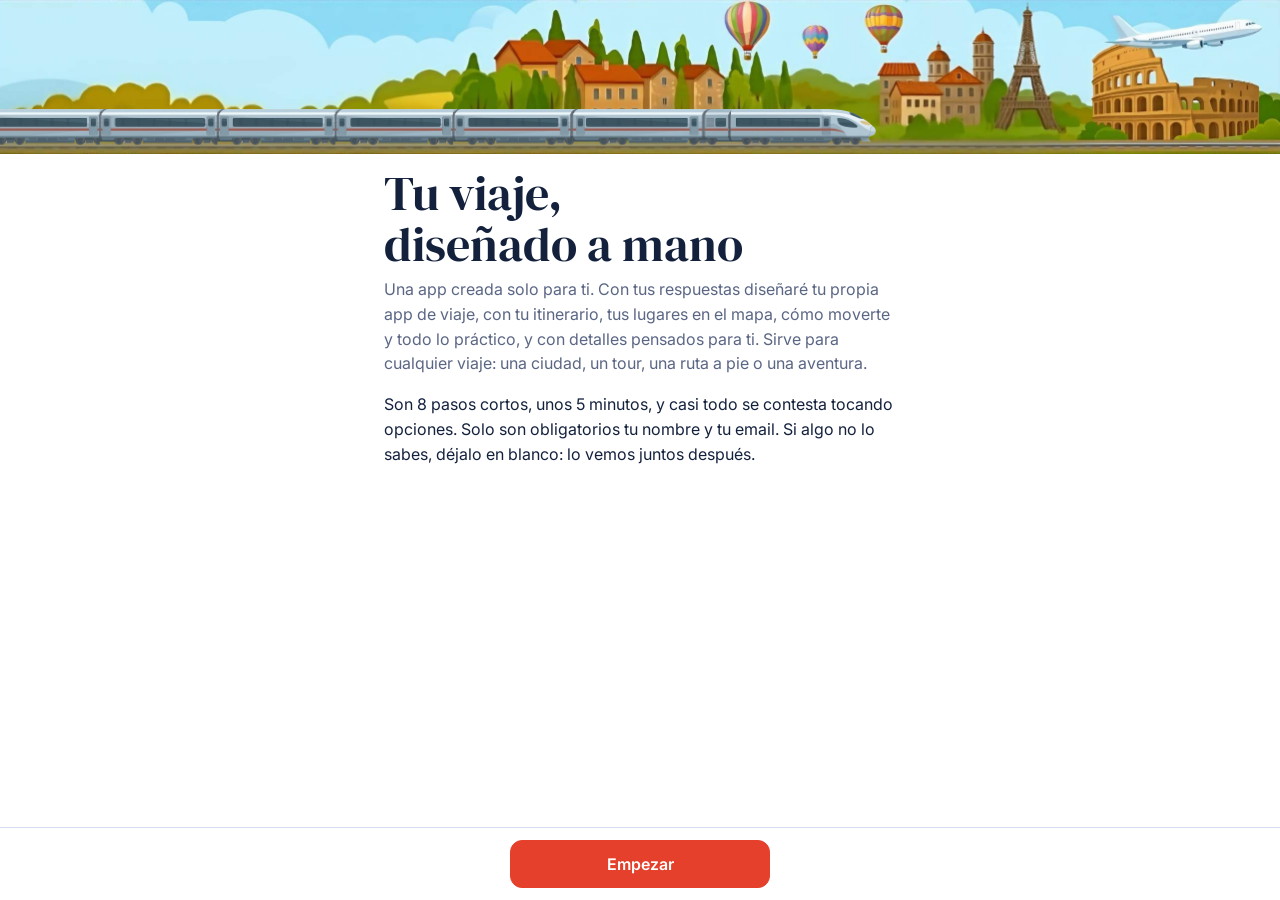
<file: cuestionario/index.html>
<!DOCTYPE html>
<html lang="es">
<head>
<meta charset="utf-8">
<meta property="og:type" content="website">
<meta property="og:title" content="Tu viaje, diseñado a mano">
<meta property="og:description" content="Cuéntame tu viaje en 5 minutos y te diseño tu propia app, hecha solo para ti.">
<meta property="og:url" content="https://viajes-disenados-a-mano.pages.dev/cuestionario/">
<meta property="og:image" content="https://viajes-disenados-a-mano.pages.dev/cuestionario/og.jpg">
<meta property="og:image:width" content="1200">
<meta property="og:image:height" content="630">
<meta property="og:locale" content="es_ES">
<meta name="twitter:card" content="summary_large_image">
<meta name="description" content="Cuéntame tu viaje en 5 minutos y te diseño tu propia app, hecha solo para ti.">
<meta name="robots" content="noindex,nofollow">
<meta name="viewport" content="width=device-width, initial-scale=1">
<title>Tu viaje, diseñado a mano</title>
<link rel="preconnect" href="https://fonts.googleapis.com">
<link href="https://fonts.googleapis.com/css2?family=DM+Serif+Display&family=Inter:wght@400;500;600&display=swap" rel="stylesheet">
<style>
:root{color-scheme:light dark;
--bg:light-dark(#ffffff,#0c1730);--ink:light-dark(#14213d,#eef2fb);--soft:light-dark(#5a6684,#a9b4cf);
--blue:light-dark(#1c3fa0,#7d9bf0);--blue2:light-dark(#e8eefb,#16264d);--red:#e5402b;--line:light-dark(#d6ddee,#26365f);--card:light-dark(#ffffff,#111f40)}
:root[data-theme=light]{color-scheme:light}:root[data-theme=dark]{color-scheme:dark}
*{box-sizing:border-box;min-width:0}
body{margin:0;background:var(--bg);color:var(--ink);font:16px/1.55 Inter,system-ui,sans-serif;overflow-x:clip}
.tiles{--h:clamp(110px,12.05vw,240px);position:relative;height:var(--h);background:#cfe9f5;overflow:hidden}
.stage{position:absolute;bottom:0;width:max(100%,calc(var(--h) * 8.3366));aspect-ratio:2576/309;left:calc((100% - max(100%,calc(var(--h) * 8.3366))) * .62)}
.stage .bg{display:block;width:100%;height:100%}
.tren{position:absolute;left:-10.29%;top:70.55%;width:78.69%;height:auto;transform:translateX(-110%);will-change:transform}
.tiles.parked .tren{transform:none}
.tiles.go .tren{animation:llega 3s cubic-bezier(.12,.62,.22,1) forwards}
@keyframes llega{from{transform:translateX(-110%)}to{transform:none}}
@media (prefers-reduced-motion:reduce){.tiles.go .tren{animation:none;transform:none}}
main{max-width:640px;margin:0 auto;padding:28px max(5vw,16px) 120px}
h1{font:400 clamp(34px,7.4vw,48px)/1.05 "DM Serif Display",Georgia,serif;margin:0 0 12px;text-wrap:balance}
h2{font:400 clamp(27px,5.8vw,34px)/1.1 "DM Serif Display",Georgia,serif;margin:0 0 6px;text-wrap:balance}
.lead{color:var(--soft);margin:0 0 22px}
body.is-intro .pass{display:none}
body.is-intro main{padding-top:14px}
body.is-intro h1{margin-bottom:8px}
body.is-intro .lead{margin-bottom:12px}
.pass{display:flex;align-items:center;gap:12px;border:1.5px dashed var(--line);border-radius:14px;padding:10px 14px;margin-bottom:26px;font-size:14px;color:var(--soft)}
.pass b{color:var(--ink);font-weight:600;white-space:nowrap}
.bar{flex:1;height:6px;background:var(--blue2);border-radius:6px;overflow:hidden}
.bar i{display:block;height:100%;background:var(--red);width:0;transition:width .35s}
.q{margin:0 0 24px}
.q>label,.q>.lab{display:block;font-weight:600;margin-bottom:8px}
.info{display:inline-grid;place-items:center;width:22px;height:22px;min-height:0;min-width:0;flex:none;align-self:center;box-sizing:border-box;margin-left:8px;border-radius:50%;border:1.5px solid var(--soft);background:none;color:var(--soft);font:600 13px/1 Inter,sans-serif;cursor:pointer;vertical-align:1px;padding:0}
.info[aria-expanded="true"]{background:#1c3fa0;border-color:#1c3fa0;color:#fff}
.bub{margin:4px 0 10px;padding:10px 12px;border-radius:10px;background:#eef2fb;color:#1c2a55;font-size:14px;line-height:1.45}
.hint{display:block;font-weight:400;color:var(--soft);font-size:14px;margin-top:2px}
input[type=text],input[type=email],input[type=date],input[type=time],input[type=number],textarea,select{width:100%;font:16px Inter,system-ui,sans-serif;color:var(--ink);background:var(--card);border:1.5px solid var(--line);border-radius:12px;padding:12px 14px;min-height:48px}
textarea{min-height:96px;resize:vertical}
input:focus,textarea:focus,select:focus,.chip:focus-within,button:focus-visible{outline:3px solid color-mix(in srgb,var(--blue) 45%,transparent);outline-offset:2px;border-color:var(--blue)}
.ac{position:relative}
.tagbox{display:flex;flex-wrap:wrap;gap:6px;align-items:center;min-height:48px;padding:6px 8px;background:var(--card);border:1.5px solid var(--line);border-radius:12px;cursor:text}
.tagbox:focus-within{outline:3px solid color-mix(in srgb,var(--blue) 45%,transparent);outline-offset:2px;border-color:var(--blue)}
.tagbox input[type=text]{flex:1 1 9em;width:auto;border:0;outline:0;padding:6px;min-height:34px;background:none}
.tagbox input:focus{outline:0}
.tag{display:inline-flex;align-items:center;gap:2px;padding:4px 4px 4px 12px;border-radius:999px;background:var(--blue2);color:var(--ink);font-size:15px;line-height:1.3}
.tagx{min-height:28px;width:28px;padding:0;border:0;border-radius:50%;background:none;color:var(--soft);font-size:18px;line-height:1}
.tagx:hover{background:color-mix(in srgb,var(--blue) 15%,transparent)}
.sug{position:absolute;left:0;right:0;top:100%;margin-top:4px;background:var(--card);border:1.5px solid var(--line);border-radius:12px;box-shadow:0 10px 24px rgba(20,33,61,.14);z-index:5;overflow:hidden}
.sug button{display:flex;justify-content:space-between;gap:12px;width:100%;min-height:46px;padding:10px 14px;border:0;border-radius:0;background:none;font:500 16px Inter,system-ui,sans-serif;text-align:left;color:var(--ink)}
.sug button+button{border-top:1px solid var(--line)}
.sug button:hover,.sug button.on{background:var(--blue2)}
.sug small{color:var(--soft);font-weight:400;white-space:nowrap}
.incl{margin:2px 0 6px;padding:12px 14px;border-radius:12px;background:var(--blue2);font-size:14px;line-height:1.45}
.incl b{display:block;color:var(--blue);margin-bottom:2px}
.cgrp{font-size:13px;font-weight:600;color:var(--soft);margin:14px 0 8px}
.cgrp:first-of-type{margin-top:4px}
.cgrp+.chips{gap:6px}
.cgrp+.chips .chip{font-size:14px;padding:6px 12px;min-height:40px}
.styles{display:block}
.sty.surp{margin-bottom:12px}
.sty.surp .mock{height:44px}
.scar{position:relative}
.strack{display:flex;gap:10px;overflow-x:auto;scroll-snap-type:x mandatory;scroll-padding:0 2px;padding:3px 2px 6px;margin:0 -2px;scrollbar-width:none;-webkit-overflow-scrolling:touch}
.strack::-webkit-scrollbar{display:none}
.strack .sty{flex:0 0 calc((100% - 10px)/2.25);scroll-snap-align:start}
@media(min-width:620px){.strack .sty{flex-basis:calc((100% - 20px)/3.25)}}
.snav{display:flex;align-items:center;justify-content:center;gap:14px;margin-top:8px}
.snav button{width:40px;min-height:40px;padding:0;border-radius:50%;font-size:22px;line-height:1}
.snav button:disabled{opacity:.3;cursor:default}
.sdots{display:flex;gap:5px}.sdots i{width:6px;height:6px;border-radius:50%;background:var(--line)}.sdots i.on{background:var(--blue)}
.sty{position:relative;display:flex;flex-direction:column;gap:2px;padding:8px 8px 10px;border:1.5px solid var(--line);border-radius:14px;background:var(--card);cursor:pointer}
.sty input{position:absolute;opacity:0;pointer-events:none}
.sty:has(input:checked){border-color:var(--blue);box-shadow:0 0 0 2px var(--blue)}
.sty:has(input:checked) .sname::after{content:" ✓";color:var(--blue)}
.sty:focus-within{outline:3px solid color-mix(in srgb,var(--blue) 45%,transparent);outline-offset:2px}
.mock{position:relative;display:block;height:64px;border-radius:9px;border:1px solid rgba(20,33,61,.12);overflow:hidden;margin-bottom:6px}
.mbar{position:absolute;left:8px;top:9px;width:46%;height:8px;border-radius:4px}
.mline{position:absolute;left:8px;top:24px;width:70%;height:5px;border-radius:3px;opacity:.8}
.mline.short{top:34px;width:50%}
.mpill{position:absolute;right:8px;bottom:8px;width:30%;height:12px;border-radius:6px}
.dots{position:absolute;left:8px;bottom:9px;display:flex;gap:4px}
.dots i{width:10px;height:10px;border-radius:50%;border:1px solid rgba(255,255,255,.6)}
.q-mark{position:absolute;right:14px;top:50%;transform:translateY(-50%);font:400 40px/1 "DM Serif Display",Georgia,serif;color:#1c3fa0}
.sname{font-weight:600;font-size:15px;line-height:1.25}
.sdesc{font-size:13px;color:var(--soft);line-height:1.3}
.cnt{display:flex;align-items:center;justify-content:space-between;gap:12px;margin-bottom:14px}
.cnt .lab{font-weight:600}
.step3{display:flex;align-items:center;gap:10px}
.step3 button{width:44px;min-height:44px;padding:0;font-size:22px;line-height:1;border-radius:50%}
.step3 output{min-width:28px;text-align:center;font-size:18px;font-weight:600}
.skip{display:block;margin:6px auto 0;border:0;background:none;color:var(--soft);font-weight:500;text-decoration:underline;text-underline-offset:3px}
.res{margin:22px 0;display:grid;gap:12px}
.sec{border:1.5px solid var(--line);border-radius:14px;padding:12px 14px}
.sech{display:flex;align-items:center;justify-content:space-between;gap:10px}
.sech h3{margin:0;font:400 20px/1.2 "DM Serif Display",Georgia,serif}
.edit{min-height:40px;padding:0 14px;font-size:15px;color:var(--blue);border-color:var(--line)}
.sec dl{margin:8px 0 0;display:grid;grid-template-columns:minmax(0,10em) minmax(0,1fr);gap:4px 12px;font-size:15px}
.sec dt{color:var(--soft)}.sec dd{margin:0;white-space:pre-line}
@media(max-width:600px){.sec dl{grid-template-columns:minmax(0,1fr)}.sec dd{margin-bottom:6px}}
.rt-help{margin:0 0 14px}
.rt-tot{font-size:14px;color:var(--soft);margin:-4px 0 12px}
.rt-tot b{color:var(--ink)}.rt-tot.warn b{color:var(--red)}
.rt{list-style:none;margin:0 0 22px;padding:0;display:grid;gap:10px}
.rc{border:1.5px solid var(--line);border-radius:14px;padding:12px 12px 14px;background:var(--card)}
.rc-h{display:flex;align-items:center;gap:10px}
.rc-n{flex:none;display:grid;place-items:center;width:28px;height:28px;border-radius:50%;background:var(--blue);color:#fff;font-weight:600;font-size:14px}
.rc-c{flex:1;min-width:0;font-weight:600;line-height:1.3}
.rc-mv{display:flex;gap:6px}
.rc-mv button{width:40px;min-height:40px;padding:0;border-radius:10px;font-size:18px}
.rc-mv button:disabled{opacity:.3;cursor:default}
.rc-r{display:flex;align-items:center;justify-content:space-between;gap:10px;flex-wrap:wrap;margin-top:10px}
.rc-l{font-size:14px;color:var(--soft)}
.rc-d{font-size:13px;color:var(--soft);margin-top:2px}
.rc .step3 button{width:40px;min-height:40px;font-size:20px}
.rc .step3 output{min-width:64px;font-size:15px}
.rc .chips{gap:6px}.rc .chip{min-height:38px;padding:6px 12px;font-size:14px}
.rc input[type=text]{margin-top:8px;padding:10px 12px}
.nsug{margin:10px 0 0}.nsug .chip{font:400 14px Inter,system-ui,sans-serif;min-height:40px;padding:6px 14px}
.nsug .chip.on{background:var(--blue);border-color:var(--blue);color:#fff}
.row{display:grid;grid-template-columns:minmax(0,1fr) minmax(0,1fr);gap:12px}
.chips{display:flex;flex-wrap:wrap;gap:8px}
.chip{position:relative;display:inline-flex;align-items:center;min-height:44px;padding:8px 14px;border:1.5px solid var(--line);border-radius:999px;cursor:pointer;background:var(--card);font-size:15px;user-select:none}
.chip input{position:absolute;opacity:0;pointer-events:none}
.chip:has(input:checked){background:var(--blue);border-color:var(--blue);color:#fff}
:root[data-theme=dark] .chip:has(input:checked){color:#0c1730}
@media (prefers-color-scheme:dark){:root:not([data-theme=light]) .chip:has(input:checked){color:#0c1730}}
.nav{position:fixed;inset:auto 0 0 0;background:color-mix(in srgb,var(--bg) 92%,transparent);backdrop-filter:blur(8px);border-top:1px solid var(--line);padding:12px max(5vw,16px) calc(12px + env(safe-area-inset-bottom))}
.nav div{max-width:640px;margin:0 auto;display:flex;gap:12px;justify-content:space-between}
button{font:600 16px Inter,system-ui,sans-serif;min-height:48px;padding:0 22px;border-radius:12px;border:1.5px solid var(--line);background:var(--card);color:var(--ink);cursor:pointer}
button.go{background:var(--red);border-color:var(--red);color:#fff;flex:1;max-width:260px;margin-left:auto}
button[hidden]{display:none}
#back[hidden]+.go{margin-right:auto}
.step{animation:in .35s ease}
@keyframes in{from{opacity:0;transform:translateY(8px)}}
@media (prefers-reduced-motion:reduce){.step{animation:none}.bar i{transition:none}}
.send{display:grid;gap:10px;margin:18px 0}
.send>button{display:flex;align-items:center;justify-content:center;min-height:52px;border-radius:12px;font-weight:600;text-decoration:none;max-width:none}
.wa{background:#1f9e55;color:#fff}.em{background:var(--blue);color:#fff}
:root[data-theme=dark] .em{color:#0c1730}
.hp{position:absolute;left:-9999px;width:1px;height:1px;opacity:0}
button:disabled{opacity:.75;cursor:default}
.note a{color:var(--blue);font-weight:600}
.note{font-size:14px;color:var(--soft)}
.ok{color:#1f9e55;font-weight:600;font-size:14px;min-height:1.5em}
@media(max-width:600px){.row{grid-template-columns:minmax(0,1fr)}}
</style>
</head>
<body>
<div class="tiles" id="tiles" aria-hidden="true"><div class="stage"><img class="bg" src="[data-uri]" alt=""><img class="tren" src="[data-uri]" alt=""></div></div>
<main>
  <div class="pass"><b id="stepn">Inicio</b><div class="bar"><i id="prog"></i></div><span id="pct">0%</span></div>
  <form id="f" novalidate></form>
</main>
<nav class="nav"><div><button type="button" id="back" hidden>Atrás</button><button type="button" class="go" id="next">Empezar</button></div></nav>

<script>
{
/* Ajustes */
const CONFIG={owner:"Javier",phone:"34652058047",email:"viajesdisenadosamano@gmail.com",endpoint:"https://script.google.com/macros/s/AKfycbxltkhw0Dy11zHz4JhHolvgegaVB9Yr_iuXph2bZWxvZ-Tp5vzkCdG-xmcXddK_s3KURA/exec"};

const PLACES=["Ámsterdam, Países Bajos", "Atenas, Grecia", "Barcelona, España", "Berlín, Alemania", "Brujas, Bélgica", "Bruselas, Bélgica", "Budapest, Hungría", "Copenhague, Dinamarca", "Dublín, Irlanda", "Edimburgo, Escocia", "Estambul, Turquía", "Florencia, Italia", "Ginebra, Suiza", "Granada, España", "Lisboa, Portugal", "Londres, Reino Unido", "Madrid, España", "Málaga, España", "Milán, Italia", "Múnich, Alemania", "Nápoles, Italia", "Niza, Francia", "Oporto, Portugal", "Oslo, Noruega", "París, Francia", "Praga, República Checa", "Reikiavik, Islandia", "Roma, Italia", "Salzburgo, Austria", "San Sebastián, España", "Santiago de Compostela, España", "Sevilla, España", "Estocolmo, Suecia", "Toledo, España", "Valencia, España", "Venecia, Italia", "Viena, Austria", "Zúrich, Suiza", "Bilbao, España", "Córdoba, España", "Girona, España", "Cracovia, Polonia", "Dubrovnik, Croacia", "Split, Croacia", "Santorini, Grecia", "Mykonos, Grecia", "Creta, Grecia", "Mallorca, España", "Ibiza, España", "Menorca, España", "Tenerife, España", "Gran Canaria, España", "Lanzarote, España", "Madeira, Portugal", "Azores, Portugal", "Algarve, Portugal", "Costa Brava, España", "Costa del Sol, España", "Costa Amalfitana, Italia", "Cinque Terre, Italia", "Toscana, Italia", "Sicilia, Italia", "Cerdeña, Italia", "Lago de Como, Italia", "Dolomitas, Italia", "Provenza, Francia", "Costa Azul, Francia", "Normandía, Francia", "Bretaña, Francia", "Alsacia, Francia", "Valle del Loira, Francia", "Alpes suizos, Suiza", "Interlaken, Suiza", "Zermatt, Suiza", "Tirol, Austria", "Selva Negra, Alemania", "Baviera, Alemania", "Escocia, Reino Unido", "Highlands, Escocia", "Laponia, Finlandia", "Rovaniemi, Finlandia", "Tromsø, Noruega", "Islas Lofoten, Noruega", "Fiordos noruegos, Noruega", "Auroras boreales, Noruega", "Camino de Santiago, España", "Camino Francés, España", "Camino Portugués, Portugal", "Nueva York, Estados Unidos", "Miami, Estados Unidos", "Orlando, Estados Unidos", "Disney World Orlando, Estados Unidos", "Disneyland París, Francia", "Disneyland California, Estados Unidos", "Universal Studios Orlando, Estados Unidos", "Los Ángeles, Estados Unidos", "San Francisco, Estados Unidos", "Las Vegas, Estados Unidos", "Gran Cañón, Estados Unidos", "Chicago, Estados Unidos", "Washington D. C., Estados Unidos", "Nueva Orleans, Estados Unidos", "Hawái, Estados Unidos", "Alaska, Estados Unidos", "Ruta 66, Estados Unidos", "Toronto, Canadá", "Vancouver, Canadá", "Montreal, Canadá", "Rocosas canadienses, Canadá", "Cancún, México", "Riviera Maya, México", "Tulum, México", "Ciudad de México, México", "Oaxaca, México", "La Habana, Cuba", "Punta Cana, República Dominicana", "Cartagena de Indias, Colombia", "Medellín, Colombia", "Bogotá, Colombia", "Cusco, Perú", "Machu Picchu, Perú", "Lima, Perú", "Islas Galápagos, Ecuador", "Quito, Ecuador", "Salar de Uyuni, Bolivia", "Buenos Aires, Argentina", "Patagonia, Argentina", "Bariloche, Argentina", "Mendoza, Argentina", "Cataratas del Iguazú, Argentina", "Ushuaia, Argentina", "Santiago, Chile", "Valparaíso, Chile", "Desierto de Atacama, Chile", "Torres del Paine, Chile", "Isla de Pascua, Chile", "Río de Janeiro, Brasil", "São Paulo, Brasil", "Montevideo, Uruguay", "Punta del Este, Uruguay", "Tokio, Japón", "Kioto, Japón", "Osaka, Japón", "Seúl, Corea del Sur", "Pekín, China", "Shanghái, China", "Bangkok, Tailandia", "Phuket, Tailandia", "Chiang Mai, Tailandia", "Bali, Indonesia", "Singapur, Singapur", "Hanói, Vietnam", "Bahía de Ha Long, Vietnam", "Angkor, Camboya", "Maldivas, Maldivas", "Dubái, Emiratos Árabes Unidos", "Abu Dabi, Emiratos Árabes Unidos", "Jerusalén, Israel", "Petra, Jordania", "El Cairo, Egipto", "Crucero por el Nilo, Egipto", "Marrakech, Marruecos", "Fez, Marruecos", "Desierto del Sahara, Marruecos", "Ciudad del Cabo, Sudáfrica", "Safari en Kenia, Kenia", "Zanzíbar, Tanzania", "Serengueti, Tanzania", "Sídney, Australia", "Melbourne, Australia", "Gran Barrera de Coral, Australia", "Auckland, Nueva Zelanda", "Queenstown, Nueva Zelanda", "Bora Bora, Polinesia Francesa", "Crucero por el Mediterráneo", "Crucero por el Caribe", "Crucero por los fiordos", "Crucero por el Báltico", "Afganistán", "Albania", "Alemania", "Andorra", "Angola", "Antigua y Barbuda", "Arabia Saudí", "Argelia", "Argentina", "Armenia", "Australia", "Austria", "Azerbaiyán", "Bahamas", "Bangladés", "Barbados", "Baréin", "Bélgica", "Belice", "Benín", "Bielorrusia", "Bolivia", "Bosnia y Herzegovina", "Botsuana", "Brasil", "Brunéi", "Bulgaria", "Burkina Faso", "Burundi", "Bután", "Cabo Verde", "Camboya", "Camerún", "Canadá", "Catar", "Chad", "Chile", "China", "Chipre", "Colombia", "Comoras", "Corea del Sur", "Costa de Marfil", "Costa Rica", "Croacia", "Cuba", "Dinamarca", "Dominica", "Ecuador", "Egipto", "El Salvador", "Emiratos Árabes Unidos", "Eritrea", "Eslovaquia", "Eslovenia", "España", "Estados Unidos", "Estonia", "Esuatini", "Etiopía", "Filipinas", "Finlandia", "Fiyi", "Francia", "Gabón", "Gambia", "Georgia", "Ghana", "Granada", "Grecia", "Groenlandia", "Guatemala", "Guinea", "Guinea Ecuatorial", "Guyana", "Haití", "Honduras", "Hong Kong", "Hungría", "India", "Indonesia", "Irak", "Irán", "Irlanda", "Islandia", "Islas Feroe", "Israel", "Italia", "Jamaica", "Japón", "Jordania", "Kazajistán", "Kenia", "Kirguistán", "Kosovo", "Kuwait", "Laos", "Lesoto", "Letonia", "Líbano", "Liberia", "Libia", "Liechtenstein", "Lituania", "Luxemburgo", "Macao", "Macedonia del Norte", "Madagascar", "Malasia", "Malaui", "Maldivas", "Mali", "Malta", "Marruecos", "Mauricio", "Mauritania", "México", "Moldavia", "Mónaco", "Mongolia", "Montenegro", "Mozambique", "Myanmar", "Namibia", "Nepal", "Nicaragua", "Níger", "Nigeria", "Noruega", "Nueva Zelanda", "Omán", "Países Bajos", "Pakistán", "Panamá", "Papúa Nueva Guinea", "Paraguay", "Perú", "Polinesia Francesa", "Polonia", "Portugal", "Puerto Rico", "Reino Unido", "República Checa", "República Dominicana", "Ruanda", "Rumanía", "Samoa", "San Marino", "Santa Lucía", "Senegal", "Serbia", "Seychelles", "Sierra Leona", "Singapur", "Siria", "Sri Lanka", "Sudáfrica", "Suecia", "Suiza", "Surinam", "Tailandia", "Taiwán", "Tanzania", "Tayikistán", "Timor Oriental", "Togo", "Tonga", "Trinidad y Tobago", "Túnez", "Turkmenistán", "Turquía", "Ucrania", "Uganda", "Uruguay", "Uzbekistán", "Vanuatu", "Vaticano", "Venezuela", "Vietnam", "Yemen", "Zambia", "Zimbabue"];
const COUNTRIES=["Afganistán", "Albania", "Alemania", "Andorra", "Angola", "Antigua y Barbuda", "Arabia Saudí", "Argelia", "Argentina", "Armenia", "Australia", "Austria", "Azerbaiyán", "Bahamas", "Bangladés", "Barbados", "Baréin", "Bélgica", "Belice", "Benín", "Bielorrusia", "Bolivia", "Bosnia y Herzegovina", "Botsuana", "Brasil", "Brunéi", "Bulgaria", "Burkina Faso", "Burundi", "Bután", "Cabo Verde", "Camboya", "Camerún", "Canadá", "Catar", "Chad", "Chile", "China", "Chipre", "Colombia", "Comoras", "Corea del Sur", "Costa de Marfil", "Costa Rica", "Croacia", "Cuba", "Dinamarca", "Dominica", "Ecuador", "Egipto", "El Salvador", "Emiratos Árabes Unidos", "Eritrea", "Eslovaquia", "Eslovenia", "España", "Estados Unidos", "Estonia", "Esuatini", "Etiopía", "Filipinas", "Finlandia", "Fiyi", "Francia", "Gabón", "Gambia", "Georgia", "Ghana", "Granada", "Grecia", "Groenlandia", "Guatemala", "Guinea", "Guinea Ecuatorial", "Guyana", "Haití", "Honduras", "Hong Kong", "Hungría", "India", "Indonesia", "Irak", "Irán", "Irlanda", "Islandia", "Islas Feroe", "Israel", "Italia", "Jamaica", "Japón", "Jordania", "Kazajistán", "Kenia", "Kirguistán", "Kosovo", "Kuwait", "Laos", "Lesoto", "Letonia", "Líbano", "Liberia", "Libia", "Liechtenstein", "Lituania", "Luxemburgo", "Macao", "Macedonia del Norte", "Madagascar", "Malasia", "Malaui", "Maldivas", "Mali", "Malta", "Marruecos", "Mauricio", "Mauritania", "México", "Moldavia", "Mónaco", "Mongolia", "Montenegro", "Mozambique", "Myanmar", "Namibia", "Nepal", "Nicaragua", "Níger", "Nigeria", "Noruega", "Nueva Zelanda", "Omán", "Países Bajos", "Pakistán", "Panamá", "Papúa Nueva Guinea", "Paraguay", "Perú", "Polinesia Francesa", "Polonia", "Portugal", "Puerto Rico", "Reino Unido", "República Checa", "República Dominicana", "Ruanda", "Rumanía", "Samoa", "San Marino", "Santa Lucía", "Senegal", "Serbia", "Seychelles", "Sierra Leona", "Singapur", "Siria", "Sri Lanka", "Sudáfrica", "Suecia", "Suiza", "Surinam", "Tailandia", "Taiwán", "Tanzania", "Tayikistán", "Timor Oriental", "Togo", "Tonga", "Trinidad y Tobago", "Túnez", "Turkmenistán", "Turquía", "Ucrania", "Uganda", "Uruguay", "Uzbekistán", "Vanuatu", "Vaticano", "Venezuela", "Vietnam", "Yemen", "Zambia", "Zimbabue"];
// Moneda según dónde está el móvil: Chile → pesos, Unión Europea → euros, resto → dólares (o ?c=CLP|EUR|USD)
const MON=(()=>{const c=(new URLSearchParams(location.search).get("c")||"").toUpperCase();if(["CLP","EUR","USD"].includes(c))return c;
  let z="";try{z=Intl.DateTimeFormat().resolvedOptions().timeZone||""}catch(e){}
  if(!z||/^(America\/(Santiago|Punta_Arenas)|Pacific\/Easter|Chile\/)/.test(z))return "CLP";
  const fueraUE=/^Europe\/(London|Guernsey|Jersey|Isle_of_Man|Zurich|Oslo|Istanbul|Moscow|Kiev|Kyiv|Minsk|Belgrade|Sarajevo|Skopje|Tirane|Chisinau|Podgorica|Kaliningrad|Samara|Volgograd|Saratov|Ulyanovsk|Astrakhan|Kirov|Simferopol|Gibraltar|Andorra|Monaco|San_Marino|Vatican|Vaduz)/;
  if((/^Europe\//.test(z)&&!fueraUE.test(z))||/^Atlantic\/(Canary|Madeira|Azores)/.test(z))return "EUR";
  return "USD"})();
const DIN={CLP:{noche:["Menos de $60.000","$60.000 a $120.000","$120.000 a $200.000","Más de $200.000"],dia:["Menos de $50.000","$50.000 a $100.000","$100.000 a $200.000","Más de $200.000"]},
  EUR:{noche:["Menos de 60 €","60–120 €","120–200 €","Más de 200 €"],dia:["Menos de 50 €","50–100 €","100–200 €","Más de 200 €"]},
  USD:{noche:["Menos de US$60","US$60 a 120","US$120 a 200","Más de US$200"],dia:["Menos de US$50","US$50 a 100","US$100 a 200","Más de US$200"]}}[MON];
const STEPS=[
 {t:"Hola",intro:true},
 {t:"Sobre ti",d:"Empecemos por lo básico. Si algo no lo sabes, déjalo en blanco.",f:[
  {id:"nombre",c:"Nombre",l:"¿Cómo te llamas?",ty:"text",req:1},
  {id:"email",c:"Email",l:"Tu email",ty:"email",req:1,info:"Es para enviarte una copia de tus respuestas y, cuando esté lista, tu app hecha a mano con las instrucciones para instalarla en tu móvil. No lo usaré para nada más."},
  {id:"origen",c:"Sale desde",l:"¿Desde qué país o ciudad sales?",h:"Escribe y elige de la lista",ty:"place"},
  {id:"pasaporte",c:"Pasaporte",l:"¿De qué país es tu pasaporte?",h:"Solo el país, no el número del documento. Es para revisar si necesitas visado. Si tienes dos, pon los dos",ty:"place",mode:"country",multi:1},
  {id:"idiomas",c:"Idiomas",l:"¿Qué idiomas hablas?",ty:"chips",o:["Español","Inglés","Francés","Portugués","Italiano","Alemán","Otro"]},
  {id:"idiomas_otro",c:"Otro idioma",l:"¿Qué otro idioma?",ty:"text",if:["idiomas",["Otro"]]},
  {id:"grupo",c:"Viaja con",l:"¿Con quién viajas?",ty:"radio",o:["Sola / solo","En pareja","Con amigos","En familia con niños","Con personas mayores","En grupo organizado","En un tour de estudios"]},
  {id:"adultos",c:"Adultos",l:"Adultos",ty:"count",def:1,min:1},
  {id:"ninos",c:"Niños",l:"Niños (2 a 17 años)",ty:"count"},
  {id:"bebes",c:"Bebés",l:"Bebés (menos de 2 años)",ty:"count"},
  {id:"edades_ninos",c:"Edades de los niños",l:"¿Qué edades tienen los niños?",h:"Ejemplo: 6 y 9",ty:"text",if:["ninos",">0"]}]},
 {t:"Tu viaje",d:"La idea general. No hace falta tenerlo todo decidido.",f:[
  {id:"destino",c:"Destino",l:"¿A dónde vas?",h:"Escribe y elige de la lista. Puedes poner varios",ty:"place",multi:1},
  {id:"tipo",c:"Tipo de viaje",l:"¿Qué tipo de viaje es?",ty:"chips",o:["Recorrer ciudades","Ruta a pie o peregrinación","Parque temático","Naturaleza y aventura","Playa y descanso","Crucero","Ruta en coche","Nieve o auroras boreales","Viaje de trabajo"]},
  {id:"modo",c:"Modo de viaje",l:"¿Cómo viajas?",ty:"radio",o:["Con un tour o agencia: la agenda la marcan ellos","Por mi cuenta, a mi ritmo","Una mezcla de los dos"]},
  {id:"tour",c:"Tour o agencia",l:"¿Qué tour o agencia es?",h:"El nombre o el enlace al programa, si lo tienes a mano",ty:"text",if:["modo",["Con un tour o agencia: la agenda la marcan ellos","Una mezcla de los dos"]]},
  {id:"motivo",c:"Motivo",l:"¿Hay algo especial?",ty:"radio",o:["Vacaciones","Luna de miel o aniversario","Cumpleaños o celebración","Visitar familia o amigos","Trabajo y algo de ocio"]},
  {id:"fecha_especial",c:"Fecha de la celebración",l:"¿Qué día es la celebración?",ty:"date",if:["motivo",["Luna de miel o aniversario","Cumpleaños o celebración"]]},
  {id:"ya_estuvo",single:1,c:"Ya estuvo antes",l:"¿Has estado antes en este destino?",ty:"radio",o:["No","Sí"]},
  {id:"ya_vio",single:1,c:"Lo que ya vio",l:"¿Qué viste esa vez?",h:"Así no te propongo lo mismo",ty:"text",if:["ya_estuvo",["Sí"]]}]},
 {t:"Fechas",d:"Aunque sean aproximadas, me ayudan mucho.",f:[
  {id:"llegada",c:"Inicio",l:"Día de inicio",ty:"date",half:1},{id:"salida",c:"Regreso",l:"Día de regreso",ty:"date",half:1,minFrom:"llegada"},
  {id:"llega_por",c:"Empieza en",l:"¿Por qué aeropuerto o ciudad llegas?",h:"El aeropuerto, la estación o la ciudad donde empieza tu viaje",ty:"place"},
  {id:"hora_llegada",c:"Hora de llegada",l:"Hora aproximada de llegada",ty:"time",half:1},{id:"vuelo_llegada",c:"Vuelo de llegada",l:"Nº de vuelo o tren",h:"Si lo tienes",ty:"text",half:1},
  {id:"sale_por",c:"Termina en",l:"¿Por qué aeropuerto o ciudad te vas?",ty:"place"},
  {id:"hora_salida",c:"Hora de salida",l:"Hora aproximada de salida",ty:"time",half:1},{id:"vuelo_salida",c:"Vuelo de salida",l:"Nº de vuelo o tren",h:"Si lo tienes",ty:"text",half:1},
  {id:"flex",c:"Fechas fijas",l:"¿Las fechas son fijas?",ty:"radio",o:["Sí, ya tengo vuelos","Más o menos","Todavía no lo sé"]}]},
 {t:"Tu ruta",multi:true,d:"Pon las ciudades en el orden en que las visitas y dime cuántas noches duermes en cada una.",f:[
  {id:"ruta",c:"Ruta",ty:"route"},
  {id:"entre",c:"Entre ciudades",l:"¿Cómo vas de una ciudad a otra?",h:"Puedes marcar varias",ty:"chips",none:"Recomiéndame",o:["Tren","Avión","Bus","Coche","Recomiéndame"]},
  {id:"ya_estuvo_m",c:"Ya estuvo antes",l:"¿Has estado antes en alguna de estas ciudades?",h:"Marca las que ya conoces",ty:"chips",dyn:1,none:"En ninguna",o:[]},
  {id:"ya_vio_m",c:"Lo que ya vio",l:"¿Qué viste esa vez?",h:"Así no te propongo lo mismo",ty:"text",if:["ya_estuvo_m","algo"]}]},
 {t:"Lugares y cómo te mueves",d:"Cuéntame qué no te quieres perder y cómo prefieres moverte.",f:[
  {id:"lugares",c:"Lugares y experiencias",l:"¿Algo que no te quieras perder?",h:"Opcional. Un lugar, una atracción, una experiencia…",ty:"textarea"},
  {id:"transporte",c:"Transporte",l:"¿Cómo prefieres moverte?",ty:"chips",o:["Tren","Autobús","Coche de alquiler","Vuelos internos","Barco o ferri","Metro y bus urbano","Taxi / Uber","Transporte del tour","Andando","Bicicleta"]},
  {id:"carnet",c:"Puede conducir",l:"¿Puedes conducir en el destino?",ty:"radio",o:["Sí","No","No lo sé"],if:["transporte",["Coche de alquiler"]]},
  {id:"caminar",c:"Caminar",l:"¿Cuánto te gusta caminar?",ty:"radio",o:["Poco","Lo normal","Mucho"]},
  {id:"movilidad",c:"Movilidad",l:"¿Alguna necesidad de movilidad?",ty:"chips",none:"Ninguna",o:["Ninguna","Camino poco","Evito escaleras","Silla de ruedas","Carrito de bebé"]}]},
 {t:"Dónde duermes",d:"Si aún no tienes nada, perfecto: te propongo opciones.",f:[
  {id:"aloj_estado",single:1,c:"Alojamiento reservado",l:"¿Ya tienes alojamiento?",ty:"radio",o:["Sí, todo reservado","Una parte","Nada todavía","Lo incluye el tour"]},
  {id:"aloj_donde",single:1,c:"Dónde se aloja",l:"¿Dónde te alojas?",h:"Nombre del hotel o dirección, para ponerlo en el mapa",ty:"textarea",if:["aloj_estado",["Sí, todo reservado","Una parte"]]},
  {id:"aloj_tipo",c:"Tipo de alojamiento",l:"¿Qué tipo prefieres?",ty:"chips",o:["Hotel","Apartamento","Hostal","Albergue","Casa rural","Resort","Camping","Casa de amigos"]},
  {id:"aloj_precio",c:"Precio por noche",l:"Presupuesto por noche",ty:"radio",o:DIN.noche}]},
 {t:"Lo que te gusta",d:"Toca todo lo que te apetezca. Así la app te propone cosas a tu medida.",f:[
  {id:"intereses",c:"Intereses",l:"Tus intereses",ty:"chips",o:["Historia","Museos y arte","Arquitectura","Gastronomía","Vino","Playa","Naturaleza","Senderismo","Pueblos con encanto","Parques temáticos","Fenómenos naturales","Aventura","Nieve y esquí","Espiritualidad","Mercados","Compras","Vida nocturna","Fotografía","Música y espectáculos","Deporte"]},
  {id:"evitar",c:"Prefiere evitar",l:"¿Hay algo que prefieras evitar?",ty:"chips",o:["Multitudes","Colas largas","Trayectos largos","Alturas","Madrugar","Sitios muy turísticos","Caminatas largas","Mucho calor","Mucho frío"]},
  {id:"ritmo",c:"Ritmo",l:"Ritmo de viaje",ty:"radio",o:["Tranquilo, sin prisas","Equilibrado","Intenso, ver todo lo posible"]},
  {id:"horario",c:"Horario",l:"Eres más de…",ty:"radio",o:["Madrugar","Trasnochar","Un poco de todo"]}]},
 {t:"Comida y presupuesto",d:"Casi terminamos.",f:[
  {id:"dieta",c:"Dieta",l:"¿Sigues alguna dieta?",ty:"chips",none:"Ninguna",o:["Ninguna","Vegetariana","Vegana","Sin gluten","Sin lactosa","Halal","Kosher"]},
  {id:"alergias",c:"Alergias",l:"¿Alguna alergia?",ty:"chips",none:"Ninguna",o:["Ninguna","Frutos secos","Marisco","Gluten","Lactosa","Huevo","Otra"]},
  {id:"alergias_otra",c:"Otra alergia",l:"¿Cuál?",ty:"text",if:["alergias",["Otra"]]},
  {id:"comida_quiere",c:"Quiere probar",l:"¿Qué te gustaría probar?",ty:"chips",o:["Platos típicos","Comida callejera","Mercados","Vinos","Postres y pastelería","Algún restaurante especial"]},
  {id:"comida_precio",c:"Comer fuera",l:"Para comer fuera prefieres…",ty:"radio",o:["Económico y auténtico","Precio medio","Algún sitio especial"]},
  {id:"presu",c:"Gasto diario",l:"Gasto diario por persona, sin alojamiento",ty:"radio",o:[...DIN.dia,"Prefiero no decirlo"]},
  {id:"pago",c:"Forma de pago",l:"¿Cómo pagarás normalmente?",ty:"chips",o:["Tarjeta","Efectivo","Móvil (Apple/Google Pay)"]}]},
 {t:"Tu app",d:"Último paso.",f:[
  {id:"nombre_app",c:"Nombre de la app",l:"¿Cómo quieres que se llame tu app?",h:"Opcional. Toca una idea o escribe el tuyo. Si lo dejas en blanco, te propongo uno al preparar tu app",ty:"text",sug:1},
  {id:"estilo",c:"Estilo de la app",l:"¿Qué estilo te gusta más?",h:"Podrás cambiarlo cuando quieras en tu app. Si no lo tienes claro, «Sorpréndeme»",ty:"style",o:[
   {v:"Sorpréndeme",d:"Lo elijo yo pensando en ti",bg:"#ffffff",c:["#e5402b","#1c3fa0","#c9952b","#2f9e6a"],surprise:1},
   {v:"Noche elegante",d:"Oscuro, azul claro y blanco",bg:"#0b0c0f",c:["#b5cbf0","#eef1f5","#151920"]},
   {v:"Luminoso azul",d:"Blanco, azul cobalto y rojo",bg:"#f6f7fb",c:["#1c3fa0","#e5402b","#e9eefa"]},
   {v:"Luminoso negro",d:"Blanco, negro y un toque rojo",bg:"#f7f7f5",c:["#111214","#e5402b","#efefec"]},
   {v:"Cálido mediterráneo",d:"Cremas, terracota y oliva",bg:"#f6efe3",c:["#c2603b","#7a8b4a","#efe3cf"]},
   {v:"Mar Mediterráneo",d:"Blanco y azul mar",bg:"#f4f8fb",c:["#0b5ea8","#0b5ea8","#e6f0f8"]},
   {v:"Naturaleza y aventura",d:"Verde bosque, cielo y tierra",bg:"#111d17",c:["#9cc3d5","#8a6a45","#3e6b48"]},
   {v:"Sepia vintage",d:"Papel antiguo, marrón y oro",bg:"#f3ead8",c:["#6b4423","#b08a3e","#ebdfc6"]},
   {v:"Atardecer",d:"Oscuro, ciruela y melocotón",bg:"#1e1424",c:["#f7b896","#f7b896","#33223b"]},
   {v:"Invierno nórdico",d:"Grises claros, negro y rojo",bg:"#eef0f2",c:["#1d2329","#c8322f","#e2e5e9"]},
   {v:"Rosado lady",d:"Rosa claro y frambuesa",bg:"#fcf1f4",c:["#c94f7c","#c94f7c","#f6e1e8"]},
   {v:"Morado inclusivo",d:"Oscuro, morado y lavanda",bg:"#17122a",c:["#c4b2ff","#c4b2ff","#2a2148"]},
   {v:"Alto contraste",d:"Negro, blanco y amarillo. Muy fácil de leer",bg:"#000000",c:["#ffffff","#ffd400","#1c1c1c"]}]},
  {id:"movil",c:"Móvil",l:"Tu teléfono",ty:"radio",o:["iPhone","Android"]},
  {id:"datos",c:"Internet en el viaje",l:"¿Tendrás internet en el móvil durante el viaje?",ty:"radio",o:["Sí","Solo con wifi","No lo sé"]},
  {id:"app_idioma",c:"Idioma de la app",l:"¿En qué idioma quieres la app?",ty:"radio",o:["Español","Inglés","Otro"]},
  {id:"app_idioma_otro",c:"Otro idioma de la app",l:"¿En qué otro idioma?",ty:"text",if:["app_idioma",["Otro"]]},
  {id:"app_cosas",c:"Qué quiere en la app",l:"¿Qué extras quieres en tu app?",h:"Toca lo que te sirva. Si no lo tienes claro, déjalo: te propongo yo",ty:"chips",
   inc:"Tu plan día a día, un mapa con tus lugares y «Dónde estoy», el tiempo y qué ropa llevar. Se instala en el móvil y funciona sin internet.",g:[
   ["Tu viaje",["Cuenta atrás para el viaje","Mis vuelos con su estado en directo","Lugares secretos que se abren cada día","Excursiones de un día","Plan B si llueve","Lo que cuesta cada día","Cambiar la agenda a mi ritmo"]],
   ["Mapa",["Cerca de mí: bares, farmacias, cajeros, baños…"]],
   ["Comer y lo tuyo",["Dónde comer","Una sección de lo que me apasiona: moda, pastelerías, compras, noche, playas…"]],
   ["Útil",["Mis reservas y entradas","Trayectos y horarios","Gastos y presupuesto","Conversor de monedas","Teléfonos de emergencia","Tareas antes de salir","Seguro de viaje","Dónde alojarse por barrios","Frases útiles en el idioma local"]],
   ["Recuerdos",["Mis fotos del viaje","Mi video del viaje"]]]},
  {id:"reservas",c:"Reservas hechas",l:"¿Ya tienes entradas o reservas hechas?",ty:"radio",o:["No","Sí, te las mando por WhatsApp"]},
  {id:"comentarios",c:"Comentarios",l:"¿Algo más que quieras contarme?",h:"Opcional",ty:"textarea"}]},
 {t:"Resumen",final:true}
];
for(const st of STEPS)for(const q of st.f||[])if(q.g)q.o=q.g.flatMap(x=>x[1]);
/* Versión rápida (?r=1): para viajeros que ya conocemos; solo itinerario, hoteles y presupuesto */
const RAP=new URLSearchParams(location.search).get("r")==="1";
if(RAP){const F=(id,o)=>Object.assign({},STEPS.flatMap(s=>s.f||[]).find(q=>q.id===id),o||{}),SIH=["hotel_busca",["Sí, todos","Solo algunos"]];
 STEPS.splice(0,STEPS.length,
 {t:"Hola",intro:true},
 {t:"Tu viaje",d:"Lo justo para armar tu itinerario.",f:[F("nombre"),F("email"),F("destino"),
  {id:"plan_unico",single:1,c:"Qué quiere hacer allí",l:"¿Qué quieres hacer allí?",ty:"radio",o:["Quedarme en la ciudad","Quedarme y hacer alguna excursión","Recorrer la zona"]}]},
 {t:"Fechas",d:"Aunque sean aproximadas.",f:[F("llegada"),F("salida"),F("flex")]},
 {t:"Tu ruta",multi:true,d:"Pon las ciudades en orden y dime cuántas noches duermes en cada una. Si quieres una escala para descansar, añádela como una ciudad más.",f:[F("ruta"),F("entre"),
  {id:"excursiones_m",c:"Excursiones desde",l:"¿Desde qué ciudad quieres hacer excursiones o recorrer la zona?",h:"Marca las que quieras",ty:"chips",dyn:1,none:"En ninguna, nos quedamos en las ciudades",o:[]}]},
 {t:"Hoteles",d:"Si ya tienes alguno, perfecto: me lo cuentas.",f:[
  {id:"hotel_busca",c:"Busca hotel",l:"¿Te busco los hoteles?",ty:"radio",o:["Sí, todos","Solo algunos","No, ya los tengo"]},
  F("aloj_tipo",{if:SIH}),
  {id:"hotel_estilo",c:"Estilo de hotel",l:"¿Cómo te gustan los hoteles?",ty:"chips",if:SIH,o:["Céntrico","Tranquilo","Boutique o con encanto","Cadena conocida","Con vista","Con piscina","De lujo"]},
  F("aloj_precio",{if:SIH})]},
 {t:"Lo demás",d:"Último paso.",f:[
  {id:"servicios",c:"Quiere que le organice",l:"¿Qué más quieres que te organice?",ty:"chips",none:"Nada, vamos libres",o:["Vuelos o trenes entre ciudades","Traslados","Excursiones con guía","Entradas","Nada, vamos libres"]},
  {id:"presu_total",c:"Presupuesto total",l:"Presupuesto aproximado del viaje",h:"Opcional. Por persona o en total, como te sea más fácil",ty:"text"},
  F("motivo"),F("fecha_especial"),F("lugares"),F("comentarios")]},
 {t:"Resumen",final:true});
 for(const st of STEPS)for(const q of st.f||[])if(q.multiOnly)delete q.multiOnly}
const destList=()=>String(A.destino||"").split(",").map(x=>x.trim()).filter(Boolean);
const isMulti=()=>destList().length>1;
for(const st of STEPS)for(const q of st.f||[])if(st.multi)q.multiOnly=1;
const vis=i=>!STEPS[i].multi||isMulti();
const shown=q=>{if(q.single&&isMulti())return false;if(q.multiOnly&&!isMulti())return false;if(!q.if)return true;const v=A[q.if[0]];if(q.if[1]==="algo")return Array.isArray(v)&&v.some(x=>x!=="En ninguna");if(q.if[1]===">0")return +v>0;return Array.isArray(v)?v.some(x=>q.if[1].includes(x)):q.if[1].includes(v)};
function updIf(){for(const el of f.querySelectorAll("[data-if]")){const q=STEPS[cur].f.find(x=>x.id===el.dataset.if);el.hidden=!shown(q)}}

const KEY="cuestionario-viaje-v2"+(RAP?"-r":"");let A={};try{A=JSON.parse(localStorage.getItem(KEY))||{}}catch(e){}
let cur=0;try{cur=+localStorage.getItem(KEY+"-p")||0}catch(e){}
if(cur>=STEPS.length)cur=0;
if(A.estilo==="Luminoso")A.estilo="Luminoso azul";
const f=document.getElementById("f"),nx=document.getElementById("next"),bk=document.getElementById("back");
const esc=s=>String(s??"").replace(/[&<>"]/g,c=>({"&":"&amp;","<":"&lt;",">":"&gt;",'"':"&quot;"}[c]));
const save=()=>{try{localStorage.setItem(KEY,JSON.stringify(A));localStorage.setItem(KEY+"-p",cur)}catch(e){}};

/* Tu ruta: orden, noches y alojamiento por ciudad */
function rutaD(){
  const d=A._ruta&&typeof A._ruta==="object"?A._ruta:{};d.o=Array.isArray(d.o)?d.o:[];d.n=d.n||{};d.r=d.r||{};d.d=d.d||{};
  const ds=destList();d.o=d.o.filter(c=>ds.includes(c)).concat(ds.filter(c=>!d.o.includes(c)));A._ruta=d;return d}
const fmtD=t=>new Date(t).toLocaleDateString("es-ES",{day:"numeric",month:"short",timeZone:"UTC"}).replace(".","");
function rutaFechas(d){
  if(!A.llegada||d.ayuda)return {};const out={};let t=Date.parse(A.llegada+"T00:00:00Z");if(isNaN(t))return {};
  for(const c of d.o){const n=d.n[c];if(n===undefined||n===null)break;out[c]=n===0?fmtD(t):fmtD(t)+" – "+fmtD(t+n*864e5);t+=n*864e5}return out}
function rutaNoches(){if(!A.llegada||!A.salida)return null;const n=Math.round((Date.parse(A.salida)-Date.parse(A.llegada))/864e5);return n>0?n:null}
function rutaTexto(){
  if(!isMulti())return "";const d=rutaD(),fe=rutaFechas(d);
  const ls=d.o.map((c,i)=>{const n=d.n[c];let t=(i+1)+". "+c;
    if(!d.ayuda&&n!==undefined&&n!==null)t+=" · "+(n===0?"de paso, sin dormir":n+(n===1?" noche":" noches"));
    if(fe[c])t+=" ("+fe[c]+")";
    if(d.r[c]==="Reservado")t+=" · alojamiento: "+(d.d[c]||"reservado");else if(d.r[c]==="Aún no")t+=" · sin alojamiento";
    return t});
  return (d.ayuda?"Pide ayuda para repartir las noches\n":"")+ls.join("\n")}
function rutaHTML(){
  const d=rutaD(),fe=rutaFechas(d),tot=rutaNoches(),last=d.o.length-1;
  const sum=d.o.reduce((a,c)=>a+(+d.n[c]||0),0),all=d.o.every(c=>d.n[c]!==undefined&&d.n[c]!==null);
  let h=`<label class="chip rt-help"><input type="checkbox" data-rhelp${d.ayuda?" checked":""}>Ayúdame a repartir las noches</label>`;
  if(!d.ayuda&&tot)h+=`<p class="rt-tot${all&&sum!==tot?" warn":""}">Tu viaje tiene <b>${tot} noches</b>${sum?` · llevas <b>${sum}</b>`:""}</p>`;
  h+=`<ol class="rt">`+d.o.map((c,i)=>{const n=d.n[c],r=d.r[c]||"";
    const nn=n===undefined||n===null?"—":n===0?"De paso":n+(n===1?" noche":" noches");
    return `<li class="rc" data-c="${esc(c)}"><div class="rc-h"><span class="rc-n">${i+1}</span><span class="rc-c">${esc(c)}</span>
      <span class="rc-mv"><button type="button" data-rmv="-1" data-i="${i}" aria-label="Subir ${esc(c)}"${i?"":" disabled"}>↑</button><button type="button" data-rmv="1" data-i="${i}" aria-label="Bajar ${esc(c)}"${i<last?"":" disabled"}>↓</button></span></div>
      ${d.ayuda?"":`<div class="rc-r"><div><div class="rc-l">Noches</div>${fe[c]?`<div class="rc-d">${esc(fe[c])}</div>`:""}</div><div class="step3"><button type="button" data-rn="-1" data-i="${i}" aria-label="Una noche menos en ${esc(c)}"${n===undefined||n===null?" disabled":""}>−</button><output>${nn}</output><button type="button" data-rn="1" data-i="${i}" aria-label="Una noche más en ${esc(c)}">+</button></div></div>`}
      <div class="rc-r"><span class="rc-l">Alojamiento</span><div class="chips">${["Reservado","Aún no"].map(o=>`<label class="chip"><input type="radio" name="ra-${i}" data-ra="${i}" value="${o}"${r===o?" checked":""}>${o}</label>`).join("")}</div></div>
      ${r==="Reservado"?`<input type="text" data-rd="${i}" value="${esc(d.d[c]||"")}" placeholder="Nombre del hotel o dirección" autocomplete="off" aria-label="Alojamiento en ${esc(c)}">`:""}</li>`}).join("")+`</ol>`;
  return h}
function rutaPaint(focusSel){const box=document.getElementById("ruta-box");if(!box)return;box.innerHTML=rutaHTML();A.ruta=rutaTexto();save();if(focusSel){const e=box.querySelector(focusSel);if(e&&!e.disabled)e.focus()}}
function nombresApp(){
  const ds=destList(),city=x=>x.replace(/\s*\(.*\)\s*$/,"").trim(),pais=x=>{const m=x.match(/\(([^)]+)\)\s*$/);return m?m[1].trim():x.trim()};
  const cs=ds.map(city),ps=[...new Set(ds.map(pais))],out=[];
  const g=A.grupo||"",mo=A.motivo||"",lugar=cs.length===1?cs[0]:ps.length===1?ps[0]:"";
  if(!cs.length)return [];
  if(cs.length===1)out.push(cs[0],"Escapada a "+cs[0],"Mi viaje a "+cs[0]);
  else if(cs.length===2)out.push(cs[0]+" y "+cs[1],"De "+cs[0]+" a "+cs[1]);
  else out.push("De "+cs[0]+" a "+cs[cs.length-1],cs[0]+", "+cs[1]+" y más");
  if(cs.length>1){if(ps.length===1)out.push((cs.length>2?"Ruta por ":"Escapada a ")+ps[0]);else if(ps.length===2)out.push(ps[0]+" y "+ps[1]);else out.push("Mi gran viaje")}
  if(/Luna de miel/.test(mo))out.unshift(lugar?"Luna de miel en "+lugar:"Nuestra luna de miel");
  else if(/Cumpleaños/.test(mo))out.push("Viaje de cumpleaños");
  const w=lugar||"Viaje";if(/familia/.test(g))out.push(w+" en familia");else if(/pareja/.test(g)&&!/Luna/.test(mo))out.push(w+" en pareja");else if(/amigos/.test(g))out.push(w+" con amigos");
  return [...new Set(out)].filter(x=>x.length<=34).slice(0,4)}
function field(q){
  if(q.id==="app_cosas"&&/cuenta|mezcla/i.test(A.modo||"")&&!A._agAuto){A.app_cosas=[...new Set([...(A.app_cosas||[]),"Cambiar la agenda a mi ritmo"])];A._agAuto=1}
  if(q.sug){const ns=nombresApp(),h0=field0(q);return ns.length?h0.replace(/<\/div>$/,`<div class="chips nsug" aria-label="Ideas de nombre">${ns.map(n=>`<button type="button" class="chip${A[q.id]===n?" on":""}" data-nom="${esc(n)}">${esc(n)}</button>`).join("")}</div></div>`):h0}
  if(q.dyn){q.o=[...destList(),q.none];if(Array.isArray(A[q.id]))A[q.id]=A[q.id].filter(x=>q.o.includes(x))}
  if(q.ty==="route")return `<div class="q" id="ruta-box">${rutaHTML()}</div>`;
  const h0=field0(q);return q.if||q.single?`<div data-if="${q.id}"${shown(q)?"":" hidden"}>${h0}</div>`:h0;
}
function tagHTML(t){return `<span class="tag" data-v="${esc(t)}">${esc(t)}<button type="button" class="tagx" aria-label="Quitar ${esc(t)}">×</button></span>`}
function addTag(inp,val){val=val.trim().replace(/,+$/,"");if(!val)return;const box=inp.parentNode;
  if([...box.querySelectorAll(".tag")].some(t=>t.dataset.v.toLowerCase()===val.toLowerCase()))return;
  inp.insertAdjacentHTML("beforebegin",tagHTML(val));inp.placeholder="Añadir otro…"}
function tagsOf(inp){return [...inp.parentNode.querySelectorAll(".tag")].map(t=>t.dataset.v)}
function field0(q){
  const v=A[q.id],h=q.hint||q.h?`<span class="hint">${esc(q.h)}</span>`:"";
  if(q.ty==="chips"||q.ty==="radio"){
    const typ=q.ty==="chips"?"checkbox":"radio";
    const chip=o=>{const on=typ==="checkbox"?(v||[]).includes(o):v===o;return `<label class="chip"><input type="${typ}" name="${q.id}" value="${esc(o)}"${on?" checked":""}>${esc(o)}</label>`};
    if(q.g)return `<fieldset class="q" style="border:0;padding:0"><legend class="lab" style="padding:0;font-weight:600;margin-bottom:8px">${esc(q.l)}${h}</legend>${q.inc?`<p class="incl"><b>Siempre incluye</b>${esc(q.inc)}</p>`:""}${q.g.map(([t,os])=>`<div class="cgrp">${esc(t)}</div><div class="chips">${os.map(chip).join("")}</div>`).join("")}</fieldset>`;
    return `<fieldset class="q" style="border:0;padding:0"><legend class="lab" style="padding:0;font-weight:600;margin-bottom:8px">${esc(q.l)}${h}</legend><div class="chips">${q.o.map(o=>{
      const on=typ==="checkbox"?(v||[]).includes(o):v===o;
      return `<label class="chip"><input type="${typ}" name="${q.id}" value="${esc(o)}"${on?" checked":""}>${esc(o)}</label>`}).join("")}</div></fieldset>`;
  }
  if(q.ty==="style"){
    return `<fieldset class="q" style="border:0;padding:0"><legend class="lab" style="padding:0;font-weight:600;margin-bottom:8px">${esc(q.l)}${h}</legend><div class="styles">${q.o.map((o,oi)=>`${oi===1?`<div class="scar"><div class="strack" id="${q.id}-tr">`:""}<label class="sty${o.surprise?" surp":""}"><input type="radio" name="${q.id}" value="${esc(o.v)}"${v===o.v?" checked":""}><span class="mock" style="background:${o.bg}">${o.surprise?`<span class="q-mark" aria-hidden="true">?</span>`:`<span class="mbar" style="background:${o.c[0]}"></span><span class="mline" style="background:${o.c[2]}"></span><span class="mline short" style="background:${o.c[2]}"></span><span class="mpill" style="background:${o.c[1]}"></span>`}<span class="dots">${o.c.map(c=>`<i style="background:${c}"></i>`).join("")}</span></span><span class="sname">${esc(o.v)}</span><span class="sdesc">${esc(o.d)}</span></label>`).join("")}</div><div class="snav"><button type="button" data-sc="-1" aria-label="Estilos anteriores">‹</button><span class="sdots" aria-hidden="true">${q.o.slice(1).map(()=>"<i></i>").join("")}</span><button type="button" data-sc="1" aria-label="Más estilos">›</button></div></div></div></fieldset>`}
  if(q.ty==="count"){const n=v===undefined||v===""?(q.def||0):+v;
    return `<div class="q cnt"><span class="lab" id="${q.id}-l">${esc(q.l)}</span><div class="step3" role="group" aria-labelledby="${q.id}-l"><button type="button" data-cnt="${q.id}" data-d="-1" aria-label="Quitar uno"${n<=(q.min||0)?" disabled":""}>−</button><output id="${q.id}" data-min="${q.min||0}">${n}</output><button type="button" data-cnt="${q.id}" data-d="1" aria-label="Añadir uno">+</button></div></div>`}
  if(q.ty==="place"&&q.multi){const tags=String(v||"").split(",").map(x=>x.trim()).filter(Boolean);
    return `<div class="q ac"><label for="${q.id}">${esc(q.l)}${h}</label><div class="tagbox">${tags.map(tagHTML).join("")}<input id="${q.id}" name="${q.id}" type="text" value="" autocomplete="off" data-mode="${q.mode||"world"}" data-multi role="combobox" aria-autocomplete="list" aria-expanded="false" aria-controls="${q.id}-sug" placeholder="${tags.length?"Añadir otro…":"Escribe aquí…"}"></div><div class="sug" id="${q.id}-sug" role="listbox" hidden></div></div>`}
  if(q.ty==="place")return `<div class="q ac"><label for="${q.id}">${esc(q.l)}${h}</label><input id="${q.id}" name="${q.id}" type="text" value="${esc(v)}" autocomplete="off" data-mode="${q.mode||"world"}"${q.multi?" data-multi":""} role="combobox" aria-autocomplete="list" aria-expanded="false" aria-controls="${q.id}-sug"><div class="sug" id="${q.id}-sug" role="listbox" hidden></div></div>`;
  const inp=q.ty==="textarea"?`<textarea id="${q.id}" name="${q.id}">${esc(v)}</textarea>`
    :`<input id="${q.id}" name="${q.id}" type="${q.ty}" value="${esc(v)}"${q.ty==="number"?' min="1" inputmode="numeric"':""}${q.minFrom&&A[q.minFrom]?` min="${esc(A[q.minFrom])}"`:""}${q.ty==="text"?' autocomplete="off"':""}${q.ty==="email"?' autocomplete="email" inputmode="email" autocapitalize="off" spellcheck="false" placeholder="nombre@ejemplo.com"':""}>`;
  const inf=q.info?`<button type="button" class="info" data-info="${q.id}" aria-expanded="false" aria-label="¿Para qué lo pides?">?</button>`:"";
  return `<div class="q"><label for="${q.id}">${esc(q.l)}${q.req?" *":""}${inf}${h}</label>${q.info?`<p class="bub" id="${q.id}-info" hidden>${esc(q.info)}</p>`:""}${inp}</div>`;
}

function render(){try{const st=STEPS[cur];window.tvdmStat&&window.tvdmStat(st.intro?"portada":st.final?"resumen":"paso: "+st.t)}catch(e){}
  const s=STEPS[cur],mid=STEPS.map((x,i)=>i).filter(i=>i>0&&i<STEPS.length-1&&vis(i)),n=mid.length;
  const pos=s.intro?0:s.final?n+1:mid.indexOf(cur)+1;
  const p=Math.round(pos/(n+1)*100);
  document.getElementById("prog").style.width=p+"%";document.getElementById("pct").textContent=p+"%";
  document.getElementById("stepn").textContent=s.intro?"Inicio":s.final?"Terminado":`Paso ${pos} de ${n}`;
  document.body.classList.toggle("is-intro",!!s.intro);
  bk.hidden=cur===0;nx.hidden=!!s.final;
  nx.textContent=s.intro?"Empezar":editing?"Volver al resumen":pos===n?"Ver resumen":"Siguiente";
  let h="";
  if(s.intro){
    h=`<h1>Tu viaje, diseñado a mano</h1>
    <p class="lead">Una app creada solo para ti. Con tus respuestas diseñaré tu propia app de viaje, con tu itinerario, tus lugares en el mapa, cómo moverte y todo lo práctico, y con detalles pensados para ti. Sirve para cualquier viaje: una ciudad, un tour, una ruta a pie o una aventura.</p>
    <p>Son ${n} pasos cortos, unos 5 minutos, y casi todo se contesta tocando opciones. Solo son obligatorios tu nombre y tu email. Si algo no lo sabes, déjalo en blanco: lo vemos juntos después.</p>`;
    if(RAP)h=`<h1>Tu viaje, diseñado a mano</h1>
    <p class="lead">Unas preguntas cortas para armar tu itinerario: destinos, fechas, hoteles y presupuesto.</p>
    <p>Son ${n} pasos, unos 2 minutos, y casi todo se contesta tocando. Solo son obligatorios tu nombre y tu email. Si algo no lo sabes, déjalo en blanco.</p>`;
  }else if(s.final){
    const txt=summary(),sent=getSent(),same=sent&&sent.hash===JSON.stringify(A);
    const when=sent?new Date(sent.at).toLocaleString("es-ES",{day:"numeric",month:"long",hour:"2-digit",minute:"2-digit"}):"";
    h=`<h2 id="fh">${same?"¡Gracias":"¡Casi listo"}${A.nombre?", "+esc(A.nombre.split(" ")[0]):""}!</h2>
    <p class="lead" id="flead">${same?`Recibí tus respuestas el ${esc(when)}. ¡Muchas gracias!`:sent?"Has cambiado algunas respuestas desde tu último envío. Envíalas de nuevo para que tenga la versión buena.":"Revisa tus respuestas: puedes cambiar cualquier parte con «Editar». Cuando esté bien, pulsa enviar."}</p>
    <div class="send"><button type="button" class="go" id="post" style="max-width:none;margin:0"${same?" disabled":""}>${same?"Enviado ✓":sent?"Enviar los cambios":"Enviar mis respuestas"}</button>
    <div class="ok" id="pok" role="status"></div>
    <p class="note" id="fb" hidden>Si sigue fallando, <a href="https://wa.me/${CONFIG.phone}?text=${encodeURIComponent(txt)}" target="_blank" rel="noopener">envíamelas por WhatsApp</a>.</p></div>
    <input class="hp" id="web" name="web" tabindex="-1" autocomplete="off" aria-hidden="true">
    <p class="note">${same?"Si quieres cambiar algo, vuelve atrás, edítalo y envíalas otra vez: se actualizarán, no se duplican.":"Si vuelves a enviarlas más adelante, se actualizarán, no se duplican."}</p>
    <div class="res">${sections()}</div>
    <p class="note">Solo usaré tus respuestas para preparar tu viaje y no las compartiré con nadie.</p>`;
  }else{
    h=`<h2>${esc(s.t)}</h2>${s.d?`<p class="lead">${esc(s.d)}</p>`:""}`;
    const fs=s.f;
    for(let i=0;i<fs.length;i++){
      if(fs[i].half&&fs[i+1]&&fs[i+1].half){h+=`<div class="row">${field(fs[i])}${field(fs[i+1])}</div>`;i++}
      else h+=field(fs[i]);
    }
    h+=`<div class="ok" id="err" role="alert" style="color:var(--red)"></div>`;
    if(!s.f.some(q=>q.req)&&!editing)h+=`<button type="button" class="skip" id="skip">Saltar este paso</button>`;
  }
  f.innerHTML=`<div class="step">${h}</div>`;
  const pb=document.getElementById("post");
  if(pb)pb.onclick=sendNow;
  const sk=document.getElementById("skip");if(sk)sk.onclick=()=>{collect();go(1)};
  for(const b of f.querySelectorAll("[data-edit]"))b.onclick=()=>{cur=+b.dataset.edit;editing=true;save();render()};
  window.scrollTo({top:0});scarInit();
}

function getSent(){try{return JSON.parse(localStorage.getItem(KEY+"-sent"))}catch(e){return null}}
async function sendNow(){
  const pb=document.getElementById("post"),ok=document.getElementById("pok"),fb=document.getElementById("fb");
  pb.disabled=true;pb.textContent="Enviando…";ok.style.color="";ok.textContent="";fb.hidden=true;
  let t0=0;try{t0=+localStorage.getItem(KEY+"-t0")||0}catch(e){}
  let id="";try{id=localStorage.getItem(KEY+"-id")||"";if(!id){id=Date.now().toString(36)+Math.random().toString(36).slice(2,8);localStorage.setItem(KEY+"-id",id)}}catch(e){id="x"+Date.now().toString(36)}
  const out={...A};delete out._ruta;out.ruta=rutaTexto();for(const st of STEPS)for(const q of st.f||[])if(!shown(q))out[q.id]="";
  if(isMulti()){const ds=destList(),m=(A.ya_estuvo_m||[]).filter(x=>ds.includes(x)||x==="En ninguna");out.ya_estuvo=m.join(", ");out.ya_vio=out.ya_vio_m||""}delete out.ya_estuvo_m;delete out.ya_vio_m;if(RAP){out.excursiones=(A.excursiones_m||[]).join(", ");delete out.excursiones_m}out.version=RAP?"Rápida":"Completa";
  const body=JSON.stringify({...out,_hp:document.getElementById("web").value,_secs:t0?Math.round((Date.now()-t0)/1000):0,_id:id,_cols:[...STEPS.flatMap(st=>(st.f||[]).filter(q=>!/_m$/.test(q.id)).map(q=>[q.id,q.c||q.l])),...(RAP?[["excursiones","Excursiones desde"]]:[]),["version","Versión"]],_resumen:STEPS.filter((st,i)=>st.f&&vis(i)).map(st=>[st.t,st.f.filter(shown).map(q=>[q.c||q.l,val(q)]).filter(r=>r[1])]).filter(x=>x[1].length)});
  if(!/(^|\.)(github\.io|pages\.dev)$/.test(location.hostname)){pb.disabled=false;pb.textContent="Enviar mis respuestas";ok.style.color="var(--red)";ok.textContent="Versión de taller: el envío solo funciona desde el enlace de GitHub.";return}
  try{
    if(!CONFIG.endpoint)throw new Error("sin conexión configurada");
    const r=await fetch(CONFIG.endpoint,{method:"POST",headers:{"Content-Type":"text/plain;charset=utf-8"},body});
    let j={};try{j=await r.json()}catch(e){j={ok:r.ok}}
    if(j.ok){
      try{localStorage.setItem(KEY+"-sent",JSON.stringify({at:Date.now(),hash:JSON.stringify(A)}))}catch(e){}
      pb.textContent="Enviado ✓";try{window.tvdmStat&&window.tvdmStat("enviado")}catch(e){}ok.textContent="¡Recibido! Ya tengo tus respuestas."+(A.email?" Te he enviado una copia a "+A.email+" (si no la ves, mira en spam).":" Te escribiré pronto.");
      document.getElementById("flead").textContent="Tus respuestas ya están enviadas. ¡Muchas gracias!";const fh=document.getElementById("fh");fh.textContent=fh.textContent.replace("¡Casi listo","¡Gracias");return}
    if(j.error==="espera"){pb.textContent="Enviar los cambios";ok.style.color="var(--red)";ok.textContent="Acabo de recibir un envío tuyo. Espera un minuto antes de enviar otra vez.";setTimeout(()=>pb.disabled=false,60000);return}
    throw new Error(j.error||"error");
  }catch(e){
    const msg={rapido:"Lo has completado muy rápido. Espera unos segundos y vuelve a pulsar.",faltan:"Falta tu nombre. Vuelve al primer paso y escríbelo.",email:"Revisa tu email en el primer paso, parece que tiene un error.",tope:"Ahora mismo no se pueden recibir más respuestas. Inténtalo más tarde o envíamelas por WhatsApp."}[e.message];
    pb.disabled=false;pb.textContent="Intentar de nuevo";ok.style.color="var(--red)";ok.textContent=msg||"No se pudo enviar. Revisa tu conexión e inténtalo otra vez.";fb.hidden=!!msg&&e.message==="rapido"}
}
function collect(){
  const s=STEPS[cur];if(!s.f)return;
  for(const q of s.f){
    if(q.ty==="chips")A[q.id]=[...f.querySelectorAll(`input[name="${q.id}"]:checked`)].map(i=>i.value);
    else if(q.ty==="radio"||q.ty==="style"){const r=f.querySelector(`input[name="${q.id}"]:checked`);A[q.id]=r?r.value:""}
    else if(q.ty==="place"&&q.multi){const e=document.getElementById(q.id);if(e){const extra=e.value.trim().replace(/,+$/,"");A[q.id]=[...tagsOf(e),...(extra?[extra]:[])].join(", ")}}
    else if(q.ty==="count"){const o=document.getElementById(q.id);if(o)A[q.id]=+o.textContent}
    else if(q.ty==="route"){A.ruta=rutaTexto()}
    else{const e=document.getElementById(q.id);if(e)A[q.id]=e.value.trim().replace(/,\s*$/,"")}
  }
  save();updIf();
}

function val(q){if(q.ty==="route")return rutaTexto();let v=A[q.id];if(q.ty==="count")v=v===undefined?(q.def||0):v;if(Array.isArray(v))v=v.join(", ");if(q.ty==="date"&&v){const [y,m,d]=v.split("-");v=`${d}/${m}/${y}`}return v===0||v==="0"?"":String(v??"")}
function sections(){
  return STEPS.map((s,i)=>{if(!s.f||!vis(i))return"";const rows=s.f.filter(shown).map(q=>[q.c||q.l,val(q)]).filter(r=>r[1]);
    return `<section class="sec"><div class="sech"><h3>${esc(s.t)}</h3><button type="button" class="edit" data-edit="${i}">Editar</button></div>${rows.length?`<dl>${rows.map(r=>`<dt>${esc(r[0])}</dt><dd>${esc(r[1])}</dd>`).join("")}</dl>`:`<p class="note">Sin respuestas</p>`}</section>`}).join("");
}
function summary(){
  const fmt=d=>{if(!d)return"";const [y,m,dd]=d.split("-");return `${dd}/${m}/${y}`};
  let out=`CUESTIONARIO DE VIAJE – ${A.nombre||"(sin nombre)"}\n`;
  for(const [i,s] of STEPS.entries()){if(!s.f||!vis(i))continue;
    const lines=s.f.filter(shown).map(q=>{const v=val(q);return v?`• ${q.c||q.l}: ${v}`:""}).filter(Boolean);
    if(lines.length)out+=`\n${s.t.toUpperCase()}\n${lines.join("\n")}\n`;}
  return out.trim();
}

f.addEventListener("submit",e=>e.preventDefault());
const norm=x=>x.normalize("NFD").replace(/[\u0300-\u036f]/g,"").toLowerCase().trim();
const PN=PLACES.map(p=>[p,norm(p)]),CN=COUNTRIES.map(p=>[p,norm(p)]);
const remoteCache={};let remoteT=0,remoteSeq=0;
function renderSug(inp,list){
  const box=document.getElementById(inp.id+"-sug");
  if(!list.length){box.hidden=true;inp.setAttribute("aria-expanded","false");return}
  box.innerHTML=list.map((o,i)=>`<button type="button" role="option" data-v="${esc(o.v)}"${i?"":' class="on"'}><span>${esc(o.a)}</span>${o.b?`<small>${esc(o.b)}</small>`:""}</button>`).join("");
  box.hidden=false;inp.setAttribute("aria-expanded","true");
}
function localMatches(qv,list){
  const starts=[],words=[],inside=[];
  for(const [p,n] of list){if(n.startsWith(qv))starts.push(p);else if(n.split(/[\s,]+/).some(w=>w.startsWith(qv)))words.push(p);else if(n.includes(qv))inside.push(p)}
  return [...starts,...words,...inside].slice(0,5).map(p=>{const [a,...b]=p.split(", ");return {a,b:b.join(", "),v:b.length?a+" ("+b.join(", ")+")":a}});
}
async function remoteMatches(q){
  if(remoteCache[q])return remoteCache[q];
  const r=await fetch("https://photon.komoot.io/api/?limit=8&osm_tag=place&q="+encodeURIComponent(q));
  const j=await r.json();
  const out=[],seen=new Set();
  for(const f of j.features||[]){const p=f.properties||{};if(!p.name)continue;
    const parts=[p.state,p.country].filter((x,i,arr)=>x&&x!==p.name&&arr.indexOf(x)===i);
    const key=norm(p.name+"|"+parts.join("|"));if(seen.has(key))continue;seen.add(key);
    out.push({a:p.name,b:parts.join(", "),v:p.country&&p.country!==p.name?p.name+" ("+p.country+")":p.name})}
  return remoteCache[q]=out;
}
function suggest(inp){
  const multi=inp.hasAttribute("data-multi"),country=inp.dataset.mode==="country";
  const raw=inp.value.trim(),qv=norm(raw);
  clearTimeout(remoteT);const seq=++remoteSeq;
  if(qv.length<2){renderSug(inp,[]);return}
  const loc=localMatches(qv,country?CN:PN);renderSug(inp,loc);
  if(country||qv.length<3)return;
  remoteT=setTimeout(async()=>{
    try{const rem=await remoteMatches(raw);if(seq!==remoteSeq)return;
      const have=new Set(loc.map(o=>norm(o.a)));
      renderSug(inp,[...loc,...rem.filter(o=>!have.has(norm(o.a)))].slice(0,8))}catch(e){}
  },350);
}
function pick(inp,val){
  if(inp.hasAttribute("data-multi")){addTag(inp,val);inp.value=""}else inp.value=val;
  const box=document.getElementById(inp.id+"-sug");box.hidden=true;inp.setAttribute("aria-expanded","false");inp.focus();collect()}
f.addEventListener("input",e=>{const t=e.target;if(t.getAttribute("role")!=="combobox")return;
  if(t.hasAttribute("data-multi")&&t.value.includes(",")){const parts=t.value.split(",");t.value=parts.pop();parts.forEach(p=>addTag(t,p));collect()}
  suggest(t)});
f.addEventListener("click",e=>{const x=e.target.closest(".tagx");if(x){const inp=x.closest(".tagbox").querySelector("input");x.parentNode.remove();if(!tagsOf(inp).length)inp.placeholder="Escribe aquí…";collect();inp.focus();return}
  const tb=e.target.closest(".tagbox");if(tb&&e.target===tb)tb.querySelector("input").focus()});
f.addEventListener("pointerdown",e=>{const b=e.target.closest(".sug button");if(b){e.preventDefault();pick(b.closest(".ac").querySelector("input"),b.dataset.v)}});
f.addEventListener("keydown",e=>{const t=e.target;if(t.getAttribute("role")!=="combobox")return;const box=document.getElementById(t.id+"-sug");
  if(t.hasAttribute("data-multi")){
    if(e.key==="Backspace"&&!t.value){const last=[...t.parentNode.querySelectorAll(".tag")].pop();if(last){last.remove();collect()}return}
    if(e.key==="Enter"&&box.hidden){e.preventDefault();if(t.value.trim()){addTag(t,t.value);t.value="";collect()}return}}
  if(box.hidden)return;
  const bs=[...box.querySelectorAll("button")];let i=bs.findIndex(b=>b.classList.contains("on"));
  if(e.key==="ArrowDown"||e.key==="ArrowUp"){e.preventDefault();bs[i]?.classList.remove("on");i=(i+(e.key==="ArrowDown"?1:-1)+bs.length)%bs.length;bs[i].classList.add("on")}
  else if(e.key==="Enter"){e.preventDefault();if(bs[i])pick(t,bs[i].dataset.v)}
  else if(e.key==="Escape"){box.hidden=true}});
f.addEventListener("focusout",e=>{const t=e.target;if(t.getAttribute("role")!=="combobox")return;setTimeout(()=>{const b=document.getElementById(t.id+"-sug");if(b)b.hidden=true;
  if(t.hasAttribute("data-multi")&&document.activeElement!==t&&t.value.trim()){addTag(t,t.value);t.value="";collect()}},200)});
f.addEventListener("click",e=>{const c=e.target.closest("[data-cnt]");if(!c)return;
  const o=document.getElementById(c.dataset.cnt),mn=+o.dataset.min,n=Math.max(mn,Math.min(20,+o.textContent+ +c.dataset.d));o.textContent=n;
  c.parentNode.querySelector('[data-d="-1"]').disabled=n<=mn;collect()});
f.addEventListener("change",e=>{const t=e.target;if(t.type!=="checkbox")return;const q=(STEPS[cur].f||[]).find(x=>x.id===t.name);if(!q||!q.none||!t.checked)return;
  for(const i of f.querySelectorAll(`input[name="${t.name}"]`))if(i!==t&&(t.value===q.none||i.value===q.none))i.checked=false},true);
f.addEventListener("change",e=>{if(e.target.id==="llegada"){const sa=document.getElementById("salida");if(sa){sa.min=e.target.value;if(sa.value&&sa.value<e.target.value)sa.value=e.target.value}}});
f.addEventListener("click",e=>{const t=e.target;if(t.type==="radio"&&A[t.name]===t.value){t.checked=false;A[t.name]="";save();updIf()}});
f.addEventListener("change",collect);f.addEventListener("input",()=>{clearTimeout(f._t);f._t=setTimeout(collect,400)});
let editing=false;
const tiles=document.getElementById("tiles");
{const tr=tiles.querySelector(".tren"),go=()=>setTimeout(()=>tiles.classList.add("go"),250);tr.complete?go():tr.addEventListener("load",go,{once:true})}
f.addEventListener("click",e=>{const b=e.target.closest("[data-info]");if(!b)return;e.preventDefault();const p=document.getElementById(b.dataset.info+"-info"),o=p.hidden;p.hidden=!o;b.setAttribute("aria-expanded",String(o))});
const okMail=x=>/^[^\s@]+@[^\s@]+\.[^\s@]{2,}$/.test(x);
nx.onclick=()=>{collect();const s=STEPS[cur];
  if(s.intro){try{if(!localStorage.getItem(KEY+"-t0"))localStorage.setItem(KEY+"-t0",Date.now())}catch(e){}}
  if(s.f){const miss=s.f.find(q=>q.req&&!A[q.id]);if(miss){const e=document.getElementById("err");e.textContent="Rellena «"+miss.l.replace(/^¿|\?$/g,"")+"» para continuar.";document.getElementById(miss.id)?.focus();return}
    const bad=s.f.find(q=>q.ty==="email"&&A[q.id]&&!okMail(A[q.id]));if(bad){document.getElementById("err").textContent="Revisa tu email, parece que le falta algo.";document.getElementById(bad.id)?.focus();return}}
  if(editing){editing=false;cur=STEPS.length-1;save();render();return}
  go(1)};
function go(d){let c=cur+d;while(c>0&&c<STEPS.length-1&&!vis(c))c+=d;if(c<0||c>STEPS.length-1)return;cur=c;save();render()}
bk.onclick=()=>{collect();editing=false;if(cur>0)go(-1)};
function scarUpd(tr){const nav=tr.parentNode.querySelector(".snav");if(!nav)return;const cs=[...tr.children],w=cs[0]?cs[0].offsetWidth+10:1;
  const i=Math.round(tr.scrollLeft/w),vis=Math.max(1,Math.round(tr.clientWidth/w)),last=Math.max(0,cs.length-vis);
  nav.querySelectorAll(".sdots i").forEach((d,k)=>d.classList.toggle("on",k>=Math.min(i,last)&&k<Math.min(i,last)+vis));
  nav.querySelector('[data-sc="-1"]').disabled=tr.scrollLeft<4;nav.querySelector('[data-sc="1"]').disabled=tr.scrollLeft+tr.clientWidth>=tr.scrollWidth-4}
function scarInit(){const tr=f.querySelector(".strack");if(!tr)return;const on=tr.querySelector("input:checked");
  if(on){const l=on.closest(".sty");tr.scrollLeft=Math.max(0,l.offsetLeft-tr.offsetLeft-2)}
  scarUpd(tr);tr.addEventListener("scroll",()=>{cancelAnimationFrame(tr._r);tr._r=requestAnimationFrame(()=>scarUpd(tr))},{passive:true})}
f.addEventListener("click",e=>{const b=e.target.closest("[data-sc]");if(!b)return;const tr=b.closest(".scar").querySelector(".strack"),w=tr.children[0].offsetWidth+10;
  tr.scrollBy({left:+b.dataset.sc*w*Math.max(1,Math.floor(tr.clientWidth/w)),behavior:matchMedia("(prefers-reduced-motion: reduce)").matches?"auto":"smooth"})});
f.addEventListener("click",e=>{const b=e.target.closest("[data-nom]");if(!b)return;const i=document.getElementById("nombre_app");i.value=b.dataset.nom;A.nombre_app=b.dataset.nom;save();
  for(const c of f.querySelectorAll("[data-nom]"))c.classList.toggle("on",c===b)});
f.addEventListener("input",e=>{if(e.target.id!=="nombre_app")return;for(const c of f.querySelectorAll("[data-nom]"))c.classList.toggle("on",c.dataset.nom===e.target.value.trim())});
f.addEventListener("click",e=>{const b=e.target.closest("[data-rmv],[data-rn]");if(!b||b.disabled)return;const d=rutaD(),i=+b.dataset.i,c=d.o[i];
  if(b.dataset.rmv){const j=i+ +b.dataset.rmv;if(j<0||j>=d.o.length)return;[d.o[i],d.o[j]]=[d.o[j],d.o[i]];A.destino=d.o.join(", ");rutaPaint(`[data-rmv="${b.dataset.rmv}"][data-i="${j}"]`);return}
  const v=d.n[c],nv=v===undefined||v===null?(+b.dataset.rn>0?1:null):Math.max(0,Math.min(60,v+ +b.dataset.rn));d.n[c]=nv;rutaPaint(`[data-rn="${b.dataset.rn}"][data-i="${i}"]`)});
f.addEventListener("change",e=>{const t=e.target,d=A._ruta;if(!d)return;
  if(t.hasAttribute("data-rhelp")){d.ayuda=t.checked;rutaPaint("[data-rhelp]")}
  else if(t.dataset.ra!==undefined){d.r[d.o[+t.dataset.ra]]=t.value;rutaPaint(t.value==="Reservado"?`[data-rd="${t.dataset.ra}"]`:"")}},true);
f.addEventListener("input",e=>{const t=e.target;if(t.dataset.rd===undefined||!A._ruta)return;A._ruta.d[A._ruta.o[+t.dataset.rd]]=t.value.slice(0,200);A.ruta=rutaTexto();save()});
render();
}
</script>
<script>
/* Estadísticas anónimas para Javier (GoatCounter). Sin cookies ni datos personales. Solo en github.io. */
(function(){
  var H=location.hostname;if(!/(^|\.)(github\.io|pages\.dev)$/.test(H))return;
  var Q=location.search;try{if(/[?&]yo\b/.test(Q))localStorage.setItem("javierov-nostats","1");if(localStorage.getItem("javierov-nostats"))return}catch(e){}
  var demo="";try{var m=Q.match(/[?&]de=([^&]+)/);if(m){var d=decodeURIComponent(m[1]);if(d==="no")localStorage.removeItem("javierov-demo");else localStorage.setItem("javierov-demo",d)}demo=localStorage.getItem("javierov-demo")||""}catch(e){}
  var APP="Cuestionario",seen={};
  function send(path,title,ev){var u="https://javierov.goatcounter.com/count?p="+encodeURIComponent(path)+"&t="+encodeURIComponent(title)+(ev?"&e=true":"")+
    "&s="+encodeURIComponent(screen.width+","+screen.height+","+(window.devicePixelRatio||1))+(document.referrer&&!ev?"&r="+encodeURIComponent(document.referrer):"")+"&rnd="+Math.random().toString(36).slice(2);
    var i=new Image();i.src=u}
  window.tvdmStat=function(txt){var k=APP+" · "+txt;if(seen[k])return;seen[k]=1;send((demo?"demo:"+demo+" · ":"")+k,k,true)};
  if(demo)window.tvdmStat("abrió");else send(location.pathname,document.title,false);
})();
</script>
</body>
</html>
</file>
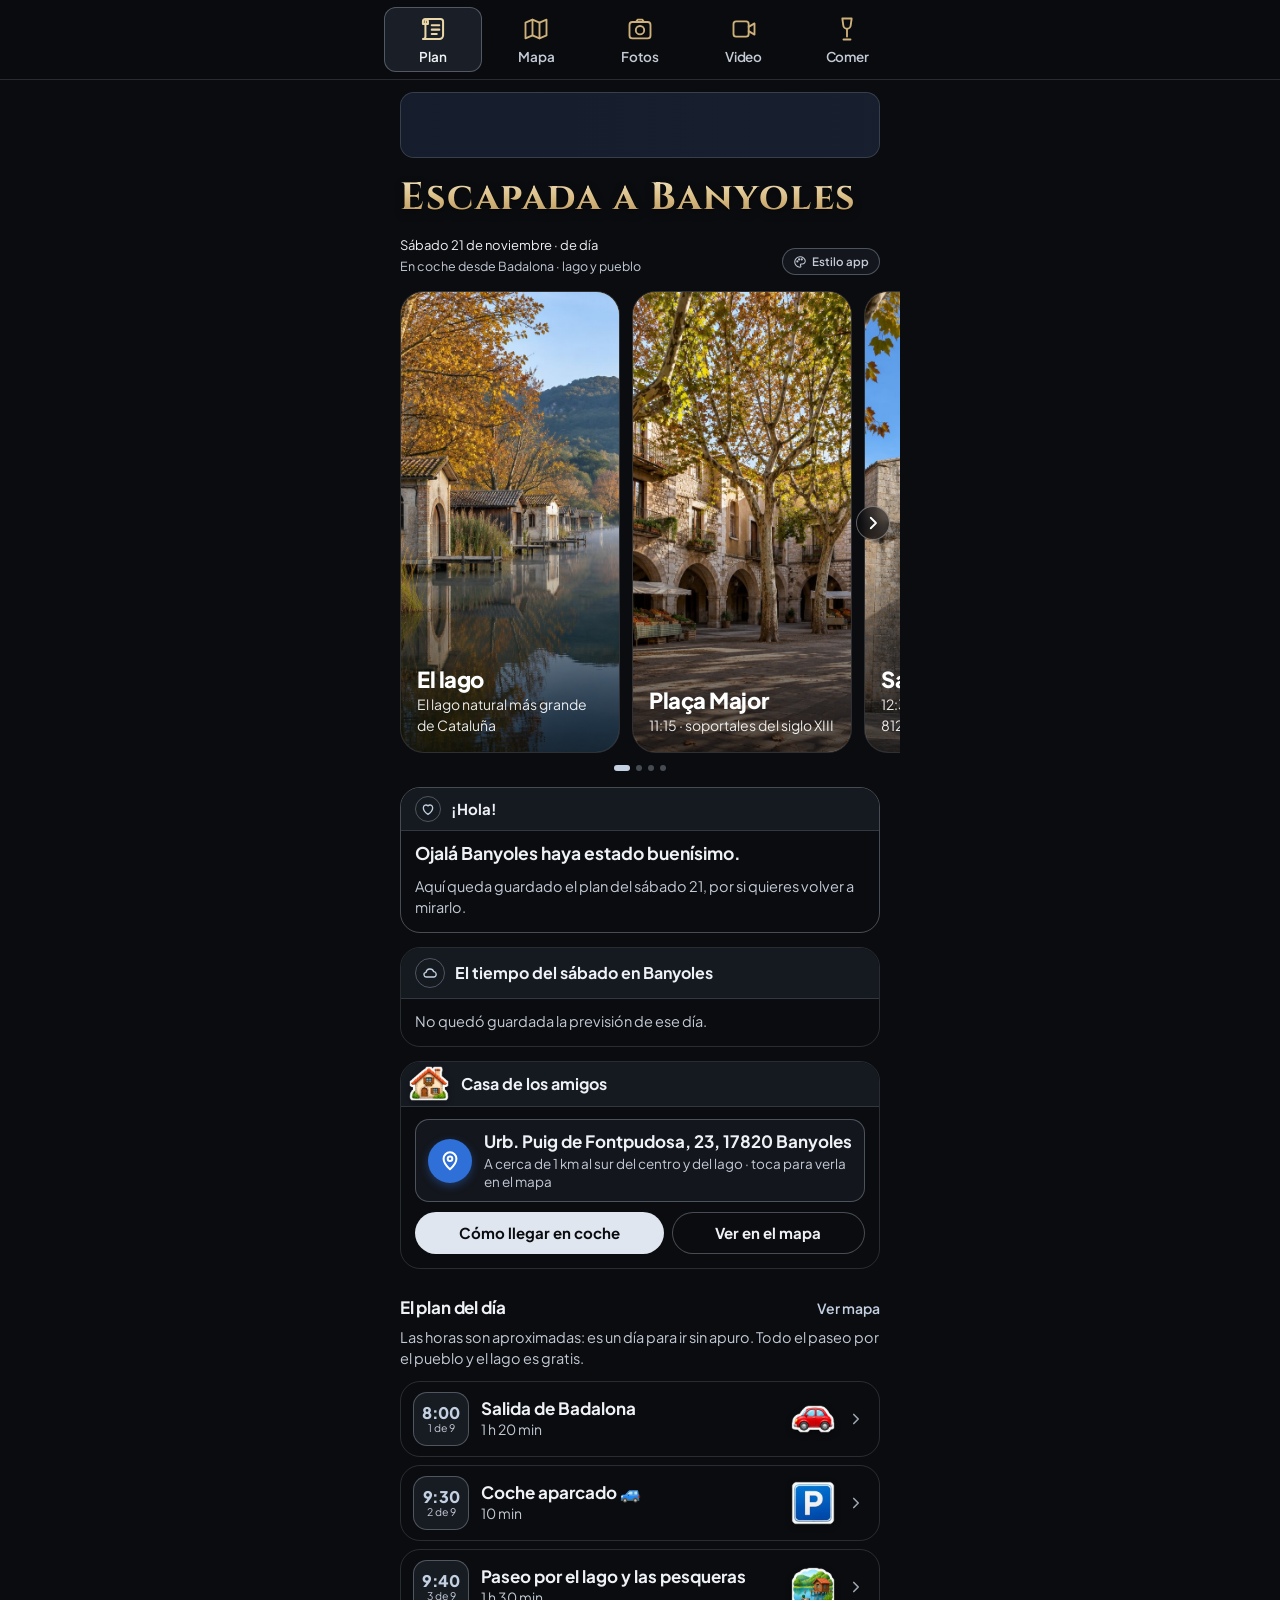
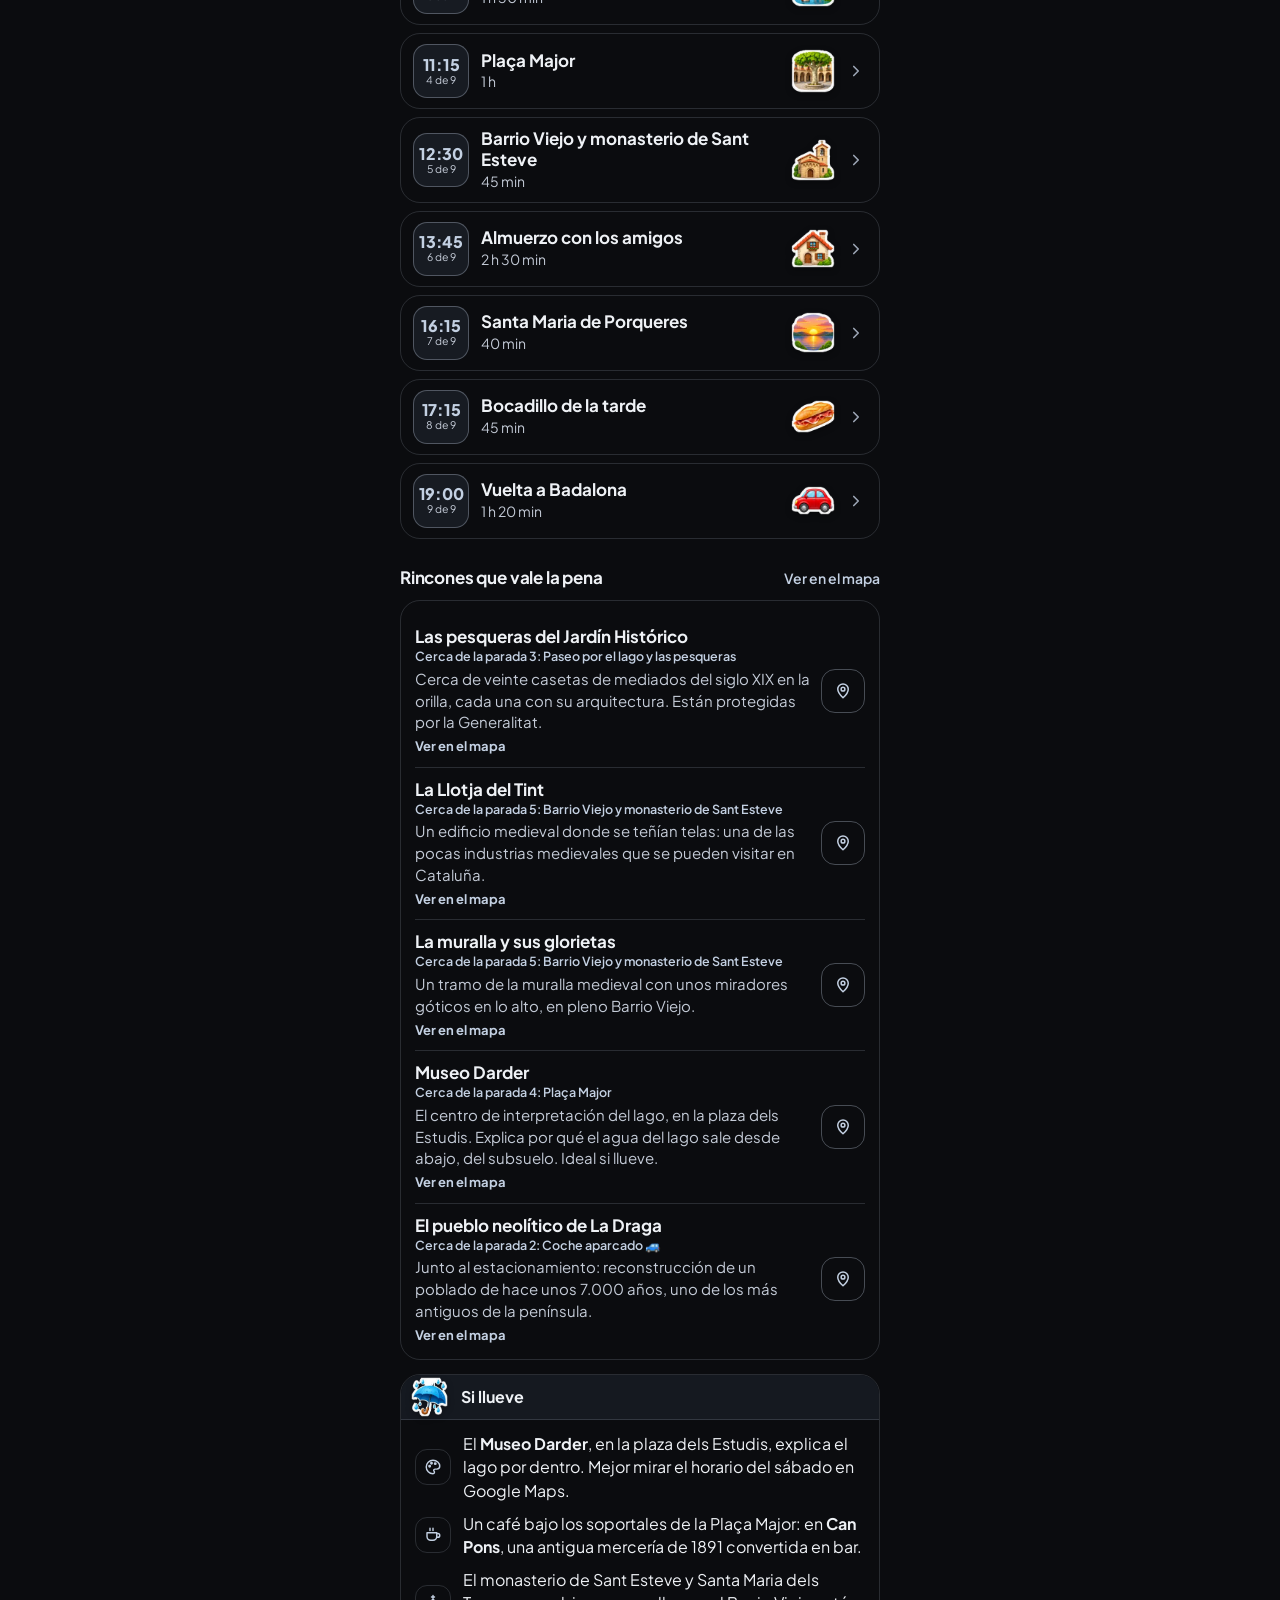
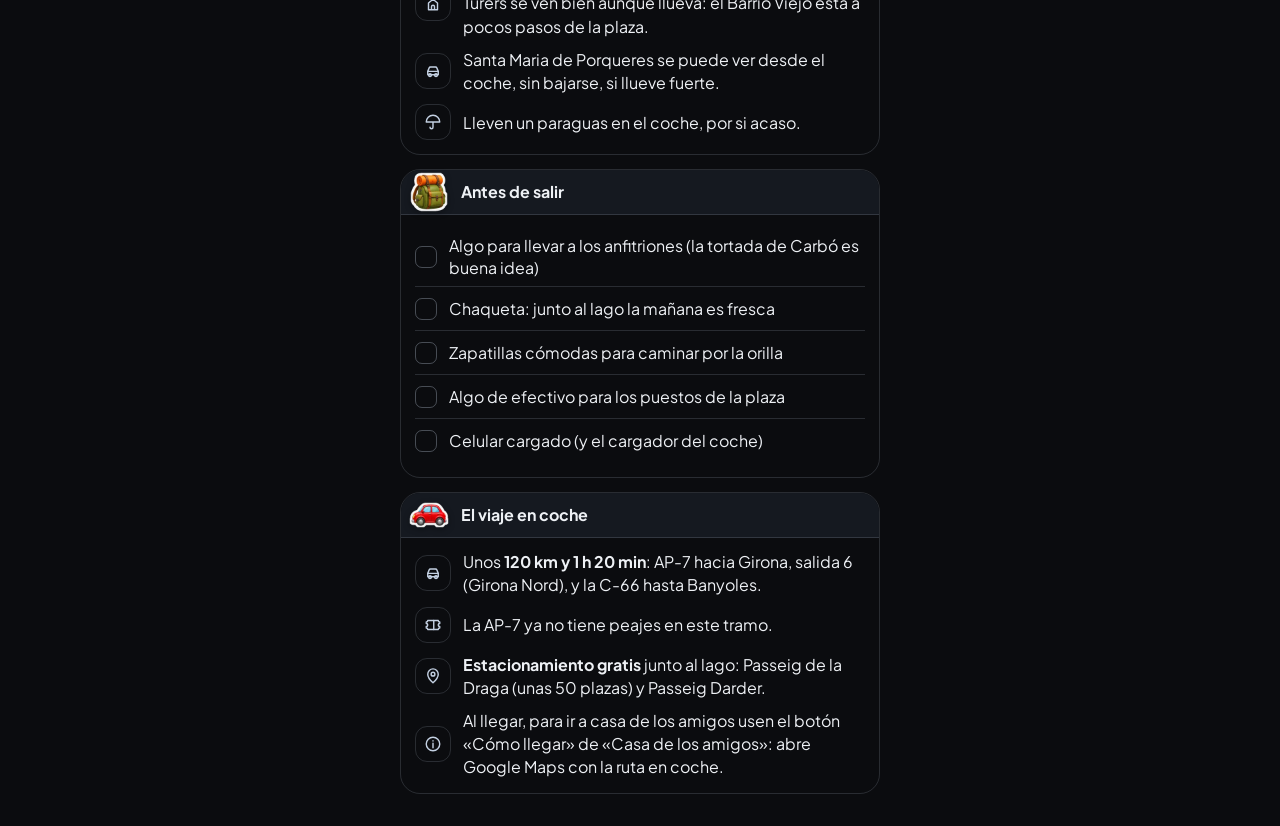
<file: escapada-base/index.html>
<!DOCTYPE html>
<html lang="es">
<head>
<meta charset="utf-8">
<meta name="viewport" content="width=device-width, initial-scale=1, maximum-scale=1, user-scalable=no, viewport-fit=cover">
<meta name="robots" content="noindex, nofollow">
<meta name="theme-color" content="#0b0c0f">
<title>Escapada</title>
<link rel="icon" type="image/png" sizes="32x32" href="favicon-32.png">
<link rel="icon" type="image/png" sizes="192x192" href="icono-192.png">
<link rel="apple-touch-icon" href="apple-touch-icon.png">
<link rel="manifest" href="manifest.json">
<meta name="apple-mobile-web-app-capable" content="yes">
<meta name="apple-mobile-web-app-status-bar-style" content="black">
<meta name="apple-mobile-web-app-title" content="Escapada">
<link rel="preconnect" href="https://fonts.googleapis.com">
<link href="https://fonts.googleapis.com/css2?family=Plus+Jakarta+Sans:wght@400;500;600;700;800&display=swap" rel="stylesheet">
<script>/* datos del viaje: viaje.js; con ?ejemplo=vacaciones, el ejemplo de varios días */document.write('<script src="'+(/[?&]ejemplo=vacaciones\b/.test(location.search)?"ejemplo-vacaciones.js":"viaje.js")+'"><\/script>')</script>
<script>try{var t=localStorage.getItem(PFX+"theme");if(t)document.documentElement.dataset.theme=t}catch(e){}</script>
<style>
/* VOICE everyday, app de viaje «Mis Vacaciones», elegante y nocturna
   IDEA una app de viaje real: menú arriba, fotos grandes, todo con filetes finos sobre negro
   PICTURE el carrusel de ciudades con fotos grandes y flechas
   COLOUR negro, grises y azules grisáceos; un color apagado por ciudad
   TYPE Plus Jakarta Sans
   LAYOUT columna de 520px; móvil: menú, título, subtítulo, carrusel, hoy, días */
:root{color-scheme:dark;--bg:#0b0c0f;--ink:#eef1f5;--soft:#a2abba;--mute:#727b8b;--line:rgb(200 212 230/.16);--line2:rgb(200 212 230/.32);--steel:#8fa3bf;--steel2:#c3d0e2;--fill:#13161c;--fill2:#1a1f27;--top:rgb(11 12 15/.94);--band:#151920;--tile:#171b22;--title:#b5cbf0;--btn:#dfe6ef;--btnInk:#0b0c0f;--onAcc:#0b0c0f;--flipA:#252a33;--flipB:#1b1f27;--flipInk:#f3f5f8;--flipLine:rgb(0 0 0/.75);--sec1:#141a24;--sec2:#0e1117;--ft1:#1b2639;--ft2:#0f141d;--ftInk:#fff;--ftSoft:#b9c6da;--wc1:#24395f;--wc2:#121b2e;--ok:#9fd3a8;--pen:#e8c48a;--mad:#cf7a66;--flo:#86a882;--ven:#6fa8bd;--par:#a197d4;--bcn:#d4b26a;--rom:#d6889a;--lis:#d98a62;--naz:#5aa6c8;--fat:#d4b26a;--opo:#7f9be0}
html[data-theme="luminoso"]{color-scheme:light;--plane:#e5402b;--bg:#f7f7f5;--ink:#111214;--soft:#4f5258;--mute:#85888e;--line:rgb(17 18 20/.12);--line2:rgb(17 18 20/.26);--steel:#111214;--steel2:#111214;--fill:#ffffff;--fill2:#ececea;--top:rgb(247 247 245/.94);--band:#efefec;--tile:#ffffff;--title:#111214;--btn:#111214;--btnInk:#ffffff;--onAcc:#ffffff;--flipA:#ffffff;--flipB:#efefec;--flipInk:#e5402b;--flipLine:rgb(17 18 20/.15);--sec1:#ffffff;--sec2:#f1f1ee;--ft1:#e9e9e6;--ft2:#f8f8f6;--ftInk:#111214;--ftSoft:#4f5258;--wc1:#2b2d31;--wc2:#111214;--ok:#1f8a4c;--pen:#e5402b}
html[data-theme="cobalto"]{color-scheme:light;--plane:#e5402b;--bg:#f6f7fb;--ink:#14213d;--soft:#4b5672;--mute:#7c8499;--line:rgb(28 63 160/.14);--line2:rgb(28 63 160/.30);--steel:#1c3fa0;--steel2:#1c3fa0;--fill:#ffffff;--fill2:#eaeef8;--top:rgb(246 247 251/.94);--band:#e9eefa;--tile:#ffffff;--title:#1c3fa0;--btn:#1c3fa0;--btnInk:#ffffff;--onAcc:#ffffff;--flipA:#ffffff;--flipB:#eef1f8;--flipInk:#e5402b;--flipLine:rgb(28 63 160/.18);--sec1:#ffffff;--sec2:#eef2fb;--ft1:#dce6fa;--ft2:#f3f6fd;--ftInk:#14213d;--ftSoft:#4b5672;--wc1:#3a5fd0;--wc2:#1c3fa0;--ok:#1f8a4c;--pen:#e5402b}
html[data-theme="sepia"]{color-scheme:light;--plane:#b08a3e;--bg:#f3ead8;--ink:#3b2b1c;--soft:#6d5a44;--mute:#9a8669;--line:rgb(90 64 36/.16);--line2:rgb(90 64 36/.32);--steel:#7a4e2a;--steel2:#7a4e2a;--fill:#faf4e7;--fill2:#ebdfc6;--top:rgb(243 234 216/.94);--band:#ebdec4;--tile:#faf4e7;--title:#6b4423;--btn:#6b4423;--btnInk:#ffffff;--onAcc:#ffffff;--flipA:#fbf6ea;--flipB:#ecdfc5;--flipInk:#b08a3e;--flipLine:rgb(90 64 36/.2);--sec1:#faf4e7;--sec2:#efe3cb;--ft1:#e7d6b5;--ft2:#f6eedd;--ftInk:#3b2b1c;--ftSoft:#6d5a44;--wc1:#8a5a33;--wc2:#5e3a1d;--ok:#5f7a2e;--pen:#b0602a}
html[data-theme="mar"]{color-scheme:light;--plane:#0b5ea8;--bg:#f4f8fb;--ink:#0f2a3f;--soft:#4a6276;--mute:#7f93a3;--line:rgb(11 94 168/.14);--line2:rgb(11 94 168/.30);--steel:#0b5ea8;--steel2:#0b5ea8;--fill:#ffffff;--fill2:#e6f0f8;--top:rgb(244 248 251/.94);--band:#e3eef8;--tile:#ffffff;--title:#0b5ea8;--btn:#0b5ea8;--btnInk:#ffffff;--onAcc:#ffffff;--flipA:#ffffff;--flipB:#e8f1f9;--flipInk:#0b5ea8;--flipLine:rgb(11 94 168/.18);--sec1:#ffffff;--sec2:#eaf3fa;--ft1:#cfe4f5;--ft2:#f1f7fc;--ftInk:#0f2a3f;--ftSoft:#4a6276;--wc1:#2b86d0;--wc2:#0b5ea8;--ok:#1f8a6c;--pen:#d9822b}
html[data-theme="atardecer"]{color-scheme:dark;--plane:#f7b896;--bg:#1e1424;--ink:#fbeff0;--soft:#d1b6c2;--mute:#9c8494;--line:rgb(255 190 170/.16);--line2:rgb(255 190 170/.32);--steel:#f2a68a;--steel2:#f7b896;--fill:#281b30;--fill2:#33223b;--top:rgb(30 20 36/.94);--band:#2c1d34;--tile:#2e1f36;--title:#f7b896;--btn:#f7b896;--btnInk:#1e1424;--onAcc:#1e1424;--flipA:#3a2643;--flipB:#2e1e36;--flipInk:#ffd7c2;--flipLine:rgb(0 0 0/.5);--sec1:#2d1d34;--sec2:#1f1426;--ft1:#4a2b4a;--ft2:#221628;--ftInk:#ffffff;--ftSoft:#e3c3cf;--wc1:#8c4a6e;--wc2:#4a2346;--ok:#a8d8a0;--pen:#f7b896}
html[data-theme="nordico"]{color-scheme:light;--plane:#c8322f;--bg:#eef0f2;--ink:#1d2329;--soft:#55606b;--mute:#8a939c;--line:rgb(29 35 41/.12);--line2:rgb(29 35 41/.26);--steel:#c8322f;--steel2:#c8322f;--fill:#fafbfc;--fill2:#e2e5e9;--top:rgb(238 240 242/.94);--band:#e3e6ea;--tile:#fafbfc;--title:#1d2329;--btn:#1d2329;--btnInk:#ffffff;--onAcc:#ffffff;--flipA:#ffffff;--flipB:#e8ebee;--flipInk:#c8322f;--flipLine:rgb(29 35 41/.15);--sec1:#fafbfc;--sec2:#e9ecef;--ft1:#dde3ea;--ft2:#f4f6f8;--ftInk:#1d2329;--ftSoft:#55606b;--wc1:#5d6b7a;--wc2:#343d47;--ok:#2f7d4f;--pen:#c8322f}
html[data-theme="contraste"]{color-scheme:dark;--plane:#ffd400;--bg:#000000;--ink:#ffffff;--soft:#e6e6e6;--mute:#c4c4c4;--line:rgb(255 255 255/.38);--line2:rgb(255 255 255/.72);--steel:#ffd400;--steel2:#ffd400;--fill:#0d0d0d;--fill2:#1c1c1c;--top:rgb(0 0 0/.96);--band:#151515;--tile:#0d0d0d;--title:#ffffff;--btn:#ffd400;--btnInk:#000000;--onAcc:#000000;--flipA:#1e1e1e;--flipB:#0d0d0d;--flipInk:#ffffff;--flipLine:#000000;--sec1:#111111;--sec2:#000000;--ft1:#1a1a1a;--ft2:#000000;--ftInk:#ffffff;--ftSoft:#e6e6e6;--wc1:#202020;--wc2:#000000;--ok:#7dff9a;--pen:#ffd400}
html[data-theme="rosa"]{color-scheme:light;--plane:#c94f7c;--bg:#fcf1f4;--ink:#3d1e2b;--soft:#7a5363;--mute:#a8899a;--line:rgb(201 79 124/.15);--line2:rgb(201 79 124/.32);--steel:#c94f7c;--steel2:#c94f7c;--fill:#fff8fa;--fill2:#f6e1e8;--top:rgb(252 241 244/.94);--band:#f8e3ea;--tile:#fff8fa;--title:#c94f7c;--btn:#c94f7c;--btnInk:#ffffff;--onAcc:#ffffff;--flipA:#ffffff;--flipB:#f7e4eb;--flipInk:#c94f7c;--flipLine:rgb(201 79 124/.18);--sec1:#fff8fa;--sec2:#f8e6ec;--ft1:#f5d3de;--ft2:#fdf3f6;--ftInk:#3d1e2b;--ftSoft:#7a5363;--wc1:#d9729a;--wc2:#a83c66;--ok:#3f8f5e;--pen:#c94f7c}
html[data-theme="morado"]{color-scheme:dark;--plane:#c4b2ff;--bg:#17122a;--ink:#f1edff;--soft:#b9b0d9;--mute:#8a82ab;--line:rgb(180 160 255/.18);--line2:rgb(180 160 255/.34);--steel:#b39dff;--steel2:#c4b2ff;--fill:#1f1838;--fill2:#2a2148;--top:rgb(23 18 42/.94);--band:#221a3d;--tile:#231b40;--title:#c4b2ff;--btn:#c4b2ff;--btnInk:#17122a;--onAcc:#17122a;--flipA:#30265a;--flipB:#251d48;--flipInk:#ffffff;--flipLine:rgb(0 0 0/.5);--sec1:#221a3e;--sec2:#16112a;--ft1:#3a2b6e;--ft2:#18132e;--ftInk:#ffffff;--ftSoft:#cfc6f0;--wc1:#6b4fd1;--wc2:#3a2780;--ok:#9fe0b0;--pen:#ffb86b}
html[data-theme="calido"]{color-scheme:light;--bg:#f6efe3;--ink:#3a2a1e;--soft:#6e5a48;--mute:#9a8774;--line:rgb(122 90 60/.16);--line2:rgb(122 90 60/.32);--steel:#c2603b;--steel2:#c2603b;--fill:#fbf6ee;--fill2:#efe5d5;--top:rgb(246 239 227/.94);--band:#efe3cf;--tile:#fbf6ee;--title:#c2603b;--btn:#c2603b;--btnInk:#ffffff;--onAcc:#ffffff;--flipA:#fffaf2;--flipB:#f0e5d3;--flipInk:#7a8b4a;--flipLine:rgb(122 90 60/.22);--sec1:#fbf6ee;--sec2:#f1e5d2;--ft1:#efd9bf;--ft2:#f8efe3;--ftInk:#3a2a1e;--ftSoft:#6e5a48;--wc1:#cf7a52;--wc2:#9e4a2c;--ok:#5f7a2e;--pen:#c2603b}
html[data-theme="natura"]{color-scheme:dark;--bg:#111d17;--ink:#eef3ea;--soft:#adbcaa;--mute:#7f8f7d;--line:rgb(156 195 213/.16);--line2:rgb(156 195 213/.32);--steel:#9cc3d5;--steel2:#9cc3d5;--fill:#17271e;--fill2:#1e3226;--top:rgb(17 29 23/.94);--band:#1b2e23;--tile:#1c3125;--title:#9cc3d5;--btn:#9cc3d5;--btnInk:#111d17;--onAcc:#111d17;--flipA:#2b4535;--flipB:#213829;--flipInk:#f2efe6;--flipLine:rgb(0 0 0/.5);--sec1:#1b3024;--sec2:#13221a;--ft1:#2d4e3a;--ft2:#14261c;--ftInk:#fff;--ftSoft:#c3d3c0;--wc1:#3e6b48;--wc2:#22402b;--ok:#a6d49a;--pen:#d2ad7a}
body{background:var(--bg);color:var(--ink);transition:background .3s,color .3s}
.hs{position:relative}.thb{position:absolute;right:0;bottom:0;display:inline-flex;align-items:center;gap:5px;border:1px solid var(--line2);background:var(--fill);color:var(--soft);border-radius:999px;padding:4px 10px;font:inherit;font-size:11.5px;font-weight:600;cursor:pointer}
.ths{position:fixed;inset:0;z-index:60;background:rgb(0 0 0/.45);display:flex;align-items:flex-end}.ths[hidden]{display:none}
.thsb{width:100%;max-width:640px;margin:0 auto;background:var(--bg);color:var(--ink);border:1px solid var(--line2);border-bottom:0;border-radius:22px 22px 0 0;padding:14px 0 calc(18px + env(safe-area-inset-bottom));animation:thup .25s ease}
@keyframes thup{from{transform:translateY(40px);opacity:0}}
.thh{display:flex;align-items:center;justify-content:space-between;padding:0 18px 10px}.thh b{font-size:16px}
.thx{width:34px;height:34px;border-radius:50%;border:1px solid var(--line2);background:var(--fill);color:var(--ink);font-size:14px;cursor:pointer}
.thc{display:flex;gap:8px;overflow-x:auto;scroll-snap-type:x mandatory;padding:4px 0 6px;scrollbar-width:none}.thc::-webkit-scrollbar{display:none}.tcard{flex:none;width:calc((100% - 16px)/3);scroll-snap-align:start}
.thrw{display:grid;grid-template-columns:34px minmax(0,1fr) 34px;align-items:center;gap:4px;padding:0 6px}.tha{width:34px;height:34px;border-radius:50%;border:1px solid var(--line2);background:var(--fill);color:var(--ink);font-size:24px;line-height:1;display:grid;place-items:center;cursor:pointer;padding:0 0 2px}.tha:disabled{opacity:.25;cursor:default}
.thd{display:flex;justify-content:center;gap:6px;padding-top:8px}.thd i{width:6px;height:6px;border-radius:50%;background:var(--line2)}.thd i.on{width:16px;border-radius:3px;background:var(--steel2)}.thc::-webkit-scrollbar{display:none}
.tcard{text-align:center;border:1px solid var(--line2);background:var(--fill);color:var(--ink);border-radius:14px;padding:5px;font:inherit;cursor:pointer}
.tcard[aria-pressed="true"]{border-color:var(--steel2);box-shadow:0 0 0 1.5px var(--steel2)}
.tcard b{display:block;font-size:clamp(8.5px,2.45vw,11.5px);line-height:1.2;margin:7px 0 0;font-weight:700;letter-spacing:-.015em}.tcard small{display:none}
.tp{display:block;position:relative;height:64px;border-radius:11px;background:var(--a);border:1px solid rgb(128 128 128/.25);overflow:hidden}
.tp i{position:absolute;display:block;border-radius:4px}
.tp i:nth-child(1){left:9px;top:10px;width:58%;height:12px;background:var(--c)}
.tp i:nth-child(2){left:9px;top:30px;width:40%;height:6px;background:var(--c);opacity:.45}
.tp i:nth-child(3){left:9px;right:9px;bottom:9px;height:20px;background:var(--b);border-left:4px solid var(--d)}
*{box-sizing:border-box;min-width:0}
html{-webkit-tap-highlight-color:transparent;scroll-padding-top:70px}
body{margin:0;background:var(--bg);color:var(--ink);font:16px/1.5 "Plus Jakarta Sans",system-ui,sans-serif;overflow-x:clip}
button{font:inherit;color:inherit}
img{max-width:100%}
a{color:var(--steel2)}
section[hidden],[hidden]{display:none!important}
.app{max-width:520px;margin:0 auto;padding:0 0 calc(32px + env(safe-area-inset-bottom))}
.ft{position:relative;overflow:hidden;display:grid;grid-template-columns:30px minmax(0,1fr) auto;gap:10px;align-items:center;margin:30px 20px 0;border:1px solid var(--line);border-radius:14px;padding:7px 12px;background:linear-gradient(180deg,var(--ft1),var(--ft2));width:calc(100% - 40px);text-align:left;cursor:pointer;color:var(--ink)}
.ft::before{content:"";position:absolute;inset:0;background:radial-gradient(circle at 88% 0%,rgb(200 215 240/.10),transparent 50%);pointer-events:none}
.ft>*{position:relative}
.ft .wi2{width:30px;height:30px;color:var(--steel2)}
.ft .t2,.ft .hl2{color:var(--ftSoft)!important}
.ft b{color:var(--ftInk)}
.ft b{display:block;font-size:15px;white-space:nowrap;overflow:hidden;text-overflow:ellipsis}
.ft .t2{display:block;font-size:12px;color:var(--soft);white-space:nowrap;overflow:hidden;text-overflow:ellipsis}
.ft .hl2{font-size:13.5px;color:var(--soft);white-space:nowrap}
.ft .now{font-size:18px;font-weight:300;letter-spacing:-.02em;margin-right:4px}
.pad{padding:0 20px}
/* menú superior */
.top{position:sticky;top:0;z-index:20;background:var(--top);backdrop-filter:blur(10px);-webkit-backdrop-filter:blur(10px);border-bottom:1px solid var(--line);padding:env(safe-area-inset-top) 12px 0}
.top nav{max-width:520px;margin:0 auto;display:grid;grid-template-columns:repeat(5,minmax(0,1fr));gap:4px;padding:7px 4px}
.top button{display:flex;flex-direction:column;align-items:center;gap:1px;border:0;background:none;color:var(--soft);font-size:11.5px;font-weight:600;border-radius:12px;padding:6px 0 5px;cursor:pointer}
.top button svg{width:20px;height:20px}
.top button[aria-selected=true]{background:var(--fill2);color:var(--ink);box-shadow:inset 0 0 0 1px var(--line2)}
/* foto o ilustración */
.ph{position:relative;overflow:hidden;background:linear-gradient(180deg,var(--s1),var(--s2))}
.ph>svg{position:absolute;inset:0;width:100%;height:100%}
.ph>img{position:absolute;inset:0;width:100%;height:100%;object-fit:cover;opacity:0;transition:opacity .4s}
.ph>img.ok{opacity:1}
.scrim::after{content:"";position:absolute;inset:0;background:linear-gradient(180deg,rgb(0 0 0/0) 45%,rgb(0 0 0/.7))}
/* banner */
.bnr{position:relative;height:50px;margin:12px 20px 0;border-radius:14px;overflow:hidden;background:#1b2230;border:1px solid var(--line)}
.bnr .bs{position:absolute;inset:0;opacity:0;animation:bf 16s infinite}.bnr .bs>.ph{position:absolute;inset:0}.bnr .bs img{position:absolute;inset:0;width:100%;height:100%;object-fit:cover}
.bnr .bs:nth-child(2){animation-delay:4s}.bnr .bs:nth-child(3){animation-delay:8s}.bnr .bs:nth-child(4){animation-delay:12s}
@keyframes bf{0%{opacity:0;transform:scale(1.12)}6%{opacity:1}25%{opacity:1}31%{opacity:0;transform:scale(1)}100%{opacity:0}}
@keyframes pv{0%,19%{left:0%}25%,44%{left:33.33%}50%,69%{left:66.67%}75%,94%{left:100%}100%{left:0%}}
.cn:nth-of-type(2){animation-delay:4s}.cn:nth-of-type(3){animation-delay:8s}.cn:nth-of-type(4){animation-delay:12s}
@keyframes bt{0%{opacity:0;transform:translateX(10px)}6%{opacity:1}25%{opacity:1;transform:none}31%{opacity:0}100%{opacity:0}}
.bnr::after{content:"";position:absolute;inset:0;z-index:1;background:linear-gradient(90deg,rgb(20 28 44/.78),rgb(20 28 44/.5))}
.rt{position:absolute;z-index:3;left:16px;right:16px;bottom:6px;height:14px}
.rt::before{content:"";position:absolute;left:0;right:0;top:6px;border-top:1.5px dashed rgb(255 255 255/.6)}
.rt span{position:absolute;top:2px;width:10px;height:10px;margin-left:-5px;border-radius:50%;background:#0b0c0f;border:2px solid #c3d0e2}
.pl{position:absolute;top:-5px;width:24px;height:24px;margin-left:-12px;border-radius:50%;background:var(--plane,var(--steel2));display:grid;place-items:center;color:var(--onAcc);animation:pv 16s infinite}
.pl svg{width:14px;height:14px}
.cn{position:absolute;z-index:2;right:12px;top:2px;font-size:38px;font-weight:800;letter-spacing:-.03em;line-height:1;color:rgb(255 255 255/.17);white-space:nowrap;opacity:0;animation:bt 16s infinite}
.bcd{display:none;position:absolute;z-index:2;right:8px;top:50%;transform:translateY(-50%);border:1px solid rgb(255 255 255/.35);background:rgb(11 12 15/.55);color:#fff;border-radius:999px;padding:3px 10px;font-size:12.5px;font-weight:600;white-space:nowrap}
.bcd b{color:var(--steel2)}
@media (prefers-reduced-motion:reduce){.bnr .bs,.pl,.cn,.ctr .dg span{animation:none}.cn:first-of-type{opacity:1}.bnr .bs:first-child{opacity:1}.pl{left:0}}
/* inicio */
.hh{display:grid;grid-template-columns:minmax(0,1fr) auto;gap:12px;align-items:start;padding:20px 20px 0}
.ctr{text-align:center;padding-top:0;grid-row:1;grid-column:2}
.hh .brand{grid-column:1}
.hs{grid-column:1/-1;margin-top:0}
.sub{white-space:normal}
.ctr .dg{display:flex;gap:3px;justify-content:center;perspective:300px}
.ctr .dg span{position:relative;font-size:25px;width:1.08em;height:1.52em;display:grid;place-items:center;border-radius:5px;background:linear-gradient(180deg,var(--flipA) 0 50%,var(--flipB) 50%);border:1px solid var(--line2);color:var(--flipInk);font-weight:700;line-height:1;font-variant-numeric:tabular-nums;box-shadow:inset 0 1px 0 rgb(255 255 255/.07),0 2px 4px rgb(0 0 0/.5);transform-origin:50% 50%;animation:fl .7s cubic-bezier(.3,.6,.3,1) both}
.ctr .dg span:nth-child(2){animation-delay:.12s}.ctr .dg span:nth-child(3){animation-delay:.24s}
.ctr .dg span::after{content:"";position:absolute;left:0;right:0;top:50%;height:1px;background:var(--flipLine)}
.ctr .dg span::before{content:"";position:absolute;top:50%;width:3px;height:6px;margin-top:-3px;left:-2px;border-radius:1px;background:var(--line2)}
.ctr .dg em{align-self:flex-end;font-style:normal;font-size:13px;color:var(--soft);margin-left:2px}
.ctr small{display:block;font-size:10.5px;color:var(--soft);margin-top:3px;line-height:1.15;white-space:nowrap}
@keyframes fl{0%{transform:rotateX(-90deg);opacity:.3}60%{transform:rotateX(12deg)}100%{transform:none;opacity:1}}
.brand{font-size:30px;font-weight:800;letter-spacing:-.035em;line-height:.98;color:var(--title);margin:0;white-space:nowrap;min-width:0;overflow:hidden}
.sub{margin:6px 0 0;font-size:13px;color:var(--ink)}
.sub2{margin:1px 0 0;font-size:12.5px;color:var(--soft);padding-right:104px}
.cdp{flex:none;margin-top:6px;border:1px solid var(--line2);border-radius:999px;padding:4px 11px;font-size:13px;font-weight:600;white-space:nowrap;color:var(--soft)}
.cdp b{color:var(--steel2)}
.carw{position:relative;margin-top:16px}
.car{display:flex;gap:12px;overflow-x:auto;scroll-snap-type:x mandatory;scroll-padding:0 20px;padding:0 20px 2px;scrollbar-width:none}
.car::-webkit-scrollbar{display:none}
.cc{flex:none;position:relative;width:min(58%,250px);aspect-ratio:4/5;border-radius:24px;scroll-snap-align:start;border:1px solid var(--line);overflow:hidden;padding:0;cursor:pointer;text-align:left;background:#111}
.cc>.ph{position:absolute;inset:0}
.cc .n{position:absolute;z-index:2;top:12px;left:12px;background:rgb(11 12 15/.6);backdrop-filter:blur(4px);border:1px solid rgb(255 255 255/.25);color:#fff;border-radius:999px;padding:3px 10px;font-size:12.5px;font-weight:700}
.cc .tx{position:absolute;z-index:2;left:16px;right:16px;bottom:16px;color:#fff}
.cc .tx b{display:block;font-size:22px;font-weight:800;letter-spacing:-.02em;line-height:1.05}
.cc .tx span{display:block;font-size:14px;opacity:.9;margin-top:3px}
.arr{position:absolute;z-index:4;top:50%;transform:translateY(-50%);width:34px;height:34px;border-radius:50%;background:rgb(11 12 15/.55);backdrop-filter:blur(4px);border:1px solid rgb(255 255 255/.35);color:#fff;display:grid;place-items:center;cursor:pointer;padding:0}
.arr svg{width:18px;height:18px}
.arr.l{left:10px}.arr.r{right:10px}
.dots{display:flex;justify-content:center;gap:6px;margin-top:10px}
.dots i{width:6px;height:6px;border-radius:50%;background:var(--line2);transition:background .2s,width .2s}
.dots i.on{background:var(--steel2);width:16px;border-radius:3px}
h2{display:flex;justify-content:space-between;align-items:baseline;gap:10px;font-size:17px;font-weight:700;letter-spacing:-.01em;margin:26px 0 10px}
h2 button{flex:none;border:0;background:none;color:var(--steel2);font-size:14px;font-weight:600;cursor:pointer;padding:0}
.box{border:1px solid var(--line);border-radius:20px;padding:14px 14px}
.bh{display:flex;align-items:center;gap:10px;margin:0 0 10px;font-size:16px;font-weight:700}
.box>.bh{margin:-14px -14px 12px;padding:10px 14px;background:var(--band);border-bottom:1px solid var(--line);border-radius:19px 19px 0 0}
.bi{width:30px;height:30px;border-radius:50%;border:1px solid var(--line2);color:var(--steel2);display:grid;place-items:center;flex:none}
.bi svg{width:16px;height:16px}
.btn{border:0;border-radius:999px;background:var(--btn);color:var(--btnInk);font-weight:700;font-size:15px;min-height:44px;padding:0 18px;cursor:pointer}
.btn.ghost{background:transparent;color:var(--ink);box-shadow:inset 0 0 0 1px var(--line2)}
.acts{display:flex;gap:8px;flex-wrap:wrap;margin-top:12px}
.note{color:var(--soft);font-size:14px;margin:0}
.ic{width:36px;height:36px;border-radius:12px;border:1px solid var(--line);color:var(--steel2);display:grid;place-items:center;flex:none}
.ic svg{width:18px;height:18px}
.list{list-style:none;margin:0;padding:0;display:grid;gap:10px}
.list li{display:grid;grid-template-columns:36px minmax(0,1fr);gap:12px;align-items:center;font-size:15px}
.chk{display:flex;gap:12px;align-items:center;min-height:44px;border-bottom:1px solid var(--line);cursor:pointer}
.chk:last-child{border:0}
.chk input{appearance:none;width:22px;height:22px;border-radius:7px;border:1.5px solid var(--line2);flex:none;display:grid;place-items:center;cursor:pointer;margin:0}
.chk input:checked{background:var(--steel2);border-color:var(--steel2)}
.chk input:checked::after{content:"";width:6px;height:11px;border:solid var(--onAcc);border-width:0 2.5px 2.5px 0;transform:rotate(45deg) translate(-1px,-1px)}
.chk:has(input:checked) span{text-decoration:line-through;color:var(--mute)}
.bar{height:6px;border-radius:3px;background:var(--fill2);overflow:hidden;margin:6px 0 4px}
.bar i{display:block;height:100%;background:var(--steel2);border-radius:3px;transition:width .3s}
.rows{display:grid;gap:10px}
.row{display:grid;grid-template-columns:60px minmax(0,1fr) 20px;gap:14px;align-items:center;border:1px solid var(--line);background:none;border-radius:20px;padding:9px 12px 9px 9px;width:100%;text-align:left;cursor:pointer}
.row>.ph{width:60px;height:60px;border-radius:14px}
.row b{display:block;font-weight:700;line-height:1.25}
.row small{display:block;color:var(--soft);font-size:13.5px}
.row .dt{display:block;color:var(--steel2);font-size:12.5px;font-weight:700;white-space:nowrap;overflow:hidden;text-overflow:ellipsis}
.row>svg{width:18px;height:18px;color:var(--mute)}
.exc{display:flex;gap:12px;overflow-x:auto;padding:0 20px 4px;scrollbar-width:none;align-items:flex-start}
.exc::-webkit-scrollbar{display:none}
.ex{flex:none;width:160px;border:0;padding:0;background:none;text-align:left;cursor:pointer;display:flex;flex-direction:column;align-self:flex-start}
.ex>.ph{height:112px;border-radius:18px;border:1px solid var(--line)}
.ex b{display:block;margin-top:8px;font-weight:700;font-size:15px;white-space:nowrap;overflow:hidden;text-overflow:ellipsis}
.ex small{display:block;color:var(--soft);font-size:13px;white-space:nowrap;overflow:hidden;text-overflow:ellipsis}
/* ciudad */
.hero{height:min(46vh,400px)}
.hero .back{position:absolute;z-index:3;top:14px;left:14px;width:42px;height:42px;border-radius:50%;background:rgb(11 12 15/.55);backdrop-filter:blur(4px);border:1px solid rgb(255 255 255/.35);color:#fff;display:grid;place-items:center;cursor:pointer;padding:0}
.hero .back svg{width:20px;height:20px}
.hero .tx{position:absolute;z-index:2;left:20px;right:20px;bottom:40px;color:#fff}
.hero .tx b{display:block;font-size:clamp(32px,10vw,42px);font-weight:800;letter-spacing:-.03em;line-height:1}
.hero .tx span{display:block;margin-top:6px;font-size:14.5px;opacity:.92}
.sheet{position:relative;z-index:3;margin-top:-24px;background:var(--bg);border-radius:24px 24px 0 0;border-top:1px solid var(--line);padding:16px 20px 0}
.stats{display:grid;grid-template-columns:repeat(3,minmax(0,1fr));gap:8px}
.stats div{border:1px solid var(--line);border-radius:16px;padding:9px 12px}
.stats small{display:block;color:var(--soft);font-size:12.5px}
.stats b{font-size:19px;color:var(--steel2)}
.day{border:1px solid var(--line);border-radius:20px;margin-bottom:10px;overflow:hidden}
.day.open{border-color:var(--line2)}
.day>button{display:grid;grid-template-columns:50px minmax(0,1fr) 20px;gap:12px;align-items:center;width:100%;border:0;background:none;padding:10px 12px;text-align:left;cursor:pointer}
.db{width:50px;height:54px;border-radius:14px;border:1px solid var(--line2);background:var(--tile);display:grid;place-items:center;align-content:center;line-height:1}
.db b{font-size:21px;font-weight:800;color:var(--steel2)}
.db small{font-size:11.5px;color:var(--soft);margin-top:2px}
.day .t b{display:block;font-weight:700;line-height:1.25}
.day .t small{color:var(--soft);font-size:13.5px}
.day.today .db{background:var(--steel2);border-color:var(--steel2)}.day.today .db b,.day.today .db small{color:var(--onAcc)}
.chev{width:18px;height:18px;color:var(--mute);transition:transform .25s}
.day.open .chev{transform:rotate(90deg)}
.det{display:none;padding:2px 14px 14px}
.day.open .det{display:block}
.steps{list-style:none;margin:0;padding:0;display:grid;gap:12px}
.steps li{display:grid;grid-template-columns:36px minmax(0,1fr);gap:12px;align-items:start}
.steps .tx{padding-top:6px;font-size:15px}
.adr{display:flex;flex-wrap:wrap;gap:4px 8px;align-items:center;margin-top:3px;color:var(--soft);font-size:13px}
.adr svg{width:13px;height:13px;flex:none}
.adr a{font-weight:700;text-decoration:none;color:var(--steel2)}
.tag{display:inline-block;font-size:11.5px;font-weight:700;color:var(--steel2);border:1px solid var(--line2);border-radius:999px;padding:1px 8px;margin-left:6px;vertical-align:1px;white-space:nowrap}
.dnav{display:flex;justify-content:space-between;gap:8px;margin-top:14px}
.dnav button{border:0;border-radius:999px;background:none;box-shadow:inset 0 0 0 1px var(--line2);color:var(--ink);font-weight:600;font-size:14px;min-height:40px;padding:0 14px;cursor:pointer}
.dnav button:disabled{visibility:hidden}
/* lugar especial */
.sec{margin-top:14px;border:1px solid var(--line2);border-radius:18px;padding:14px;background:linear-gradient(135deg,var(--sec1),var(--sec2))}
.sec .k{display:flex;align-items:center;gap:8px;font-size:13px;font-weight:700;color:var(--steel2)}
.sec .k svg{width:16px;height:16px}
.sec h3{font-size:18px;font-weight:700;margin:6px 0 4px;line-height:1.25}
.sec p{margin:0 0 8px;color:var(--soft);font-size:14.5px}
.sec .lock{display:flex;justify-content:space-between;align-items:center;gap:10px;margin-top:6px}
.sec .lock p{margin:0}
.sec .btn{min-height:38px;font-size:14px;padding:0 14px;flex:none}
.sec .txt{display:none}
.sec .simg{display:block;width:100%;aspect-ratio:4/3;object-fit:cover;border-radius:12px;margin:0 0 10px;border:1px solid var(--line)}
.sec.open .lock{display:none}
.sec.open .txt{display:block;animation:rv .4s ease-out}
@keyframes rv{from{opacity:0;transform:translateY(6px)}to{opacity:1;transform:none}}
/* secretos */
.sgrid{display:grid;grid-template-columns:repeat(2,minmax(0,1fr));gap:10px}
.sc{border:1px solid var(--line);border-radius:20px;overflow:hidden;display:flex;flex-direction:column}
.sc>.ph{height:100px}
.sc .d{position:absolute;z-index:2;left:10px;top:10px;background:rgb(11 12 15/.6);border:1px solid rgb(255 255 255/.25);color:#fff;border-radius:999px;padding:2px 9px;font-size:12px;font-weight:700}
.sc .bd{padding:10px 12px 12px;display:flex;flex-direction:column;gap:6px;flex:1}
.sc b{font-weight:700;line-height:1.25;font-size:15px}
.sc p{margin:0;font-size:13.5px;color:var(--soft)}
.sc .open-b{margin-top:auto;border:0;border-radius:999px;background:none;box-shadow:inset 0 0 0 1px var(--line2);color:var(--ink);font-weight:600;font-size:13.5px;min-height:38px;cursor:pointer}
.sc.lockd .ph>img,.sc.lockd .ph>svg{filter:blur(6px) saturate(.5) brightness(.7)}
.lk2{position:absolute;z-index:2;inset:0;display:grid;place-items:center;color:#fff}
.lk2 svg{width:26px;height:26px}
.chips{display:flex;gap:6px;overflow-x:auto;padding:12px 20px 2px;scrollbar-width:none}
.chips::-webkit-scrollbar{display:none}
.chips button{flex:none;border:0;box-shadow:inset 0 0 0 1px var(--line2);background:none;border-radius:999px;padding:6px 14px;font-weight:600;font-size:13.5px;cursor:pointer;white-space:nowrap}
.chips button.on{background:var(--btn);color:var(--btnInk);box-shadow:none}
/* páginas */
.ptl{padding:18px 20px 0}
.ptl h1{margin:0;font-size:clamp(24px,7vw,30px);font-weight:800;letter-spacing:-.025em;color:var(--steel)}
.ptl p{margin:4px 0 0;font-size:13.5px;color:var(--ink)}
.blk{margin-top:14px}
.res{list-style:none;margin:0;padding:0}
.res li{border-bottom:1px solid var(--line);padding:10px 0}
.res li:last-child{border:0;padding-bottom:0}
.res .rw{display:grid;grid-template-columns:32px minmax(0,1fr);gap:10px;align-items:center;cursor:pointer}
.res .ic{width:32px;height:32px;border-radius:10px}.res .ic svg{width:16px;height:16px}
.res .ln{display:flex;flex-wrap:wrap;align-items:center;gap:4px 8px;font-size:13px;color:var(--soft)}
.rg{font-size:12.5px;font-weight:700;color:var(--mute);margin:12px 0 0;text-transform:uppercase;letter-spacing:.04em}
.rg:first-child{margin-top:0}
.res small{display:block;color:var(--soft);font-size:13px}
.res .cod{display:block;color:var(--steel2);font-size:13px;font-weight:600}
.res .ed{display:flex;gap:8px;margin:8px 0 0 42px}
.st{font-size:11.5px;font-weight:700;border-radius:999px;padding:2px 8px;white-space:nowrap;border:1px solid}
.st.ok{color:var(--ok);border-color:color-mix(in srgb,var(--ok) 45%,transparent)}.st.pen{color:var(--pen);border-color:color-mix(in srgb,var(--pen) 45%,transparent)}
.legs{list-style:none;margin:0;padding:0}
.legs li{display:grid;grid-template-columns:36px minmax(0,1fr) auto;gap:12px;align-items:center;padding:9px 0;border-bottom:1px solid var(--line)}
.legs li:last-child{border:0;padding-bottom:0}
.legs small{display:block;color:var(--soft);font-size:13px}
.legs .w{color:var(--steel2);font-weight:700;font-size:13.5px;white-space:nowrap}
/* tiempo estilo app del tiempo */
.wxs{display:flex;gap:10px;overflow-x:auto;scroll-snap-type:x mandatory;margin:0 -16px;padding:0 16px 4px;scrollbar-width:none;scroll-padding:0 16px}
.wxs::-webkit-scrollbar{display:none}
.wc{flex:none;width:86%;scroll-snap-align:start;border-radius:20px;padding:14px 16px 12px;background:linear-gradient(180deg,var(--wc1),var(--wc2) 78%);border:1px solid rgb(255 255 255/.14);color:#fff;position:relative;overflow:hidden}
.wc::before{content:"";position:absolute;inset:0;background:radial-gradient(circle at 85% 18%,rgb(255 255 255/.12),transparent 45%);pointer-events:none}
.wc .cty{display:flex;align-items:center;gap:6px;font-weight:700;font-size:16px}
.wc .cty svg{width:16px;height:16px}
.wc .when{font-size:12.5px;opacity:.8}
.wc .mid{display:flex;align-items:center;justify-content:space-between;gap:10px;margin:6px 0 2px}
.wc .tmp{font-size:58px;font-weight:300;letter-spacing:-.04em;line-height:1}
.wc .wi{width:58px;height:58px}
.wc .cond{font-size:15px;font-weight:600}
.wc .hl{font-size:14px;opacity:.9;margin-top:2px}
.wc .grid3{display:grid;grid-template-columns:repeat(3,minmax(0,1fr));gap:4px;margin-top:12px;padding-top:10px;border-top:1px solid rgb(255 255 255/.15);font-size:11.5px;line-height:1.25;text-align:center;opacity:.92}
.wc .grid3 b{display:block;font-size:14px;white-space:nowrap}
.wc a{display:inline-block;margin-top:10px;font-size:13px;font-weight:700;color:#cfe0ff;text-decoration:none}
.phr{display:grid;grid-template-columns:repeat(2,minmax(0,1fr));gap:10px}
.phr>div{border:1px solid var(--line);border-radius:16px;padding:12px}
.phr h3{margin:0 0 8px;font-size:16px;display:flex;gap:8px;align-items:center}
.phr h3 i{width:9px;height:9px;border-radius:50%;background:var(--c)}
.phr dl{margin:0;display:grid;gap:6px}
.phr dt{font-weight:700;font-size:14px}
.phr dd{margin:0;color:var(--soft);font-size:13px}
.docs{display:grid;grid-template-columns:repeat(2,minmax(0,1fr));gap:10px}
.docs>div{border:1px solid var(--line);border-radius:16px;padding:12px;font-size:14px}
.docs p{margin:0}
.big{font-size:38px;font-weight:800;letter-spacing:-.03em;color:var(--steel2);line-height:1}
/* moneda */
.fx{display:grid;gap:8px}
.fx label{display:grid;grid-template-columns:56px minmax(0,1fr);align-items:center;gap:10px;border:1px solid var(--line2);border-radius:14px;padding:0 0 0 12px;background:var(--fill)}
.fx label:focus-within{border-color:var(--steel2)}
.fx label b{font-size:14px;color:var(--steel2)}
.fx label b small{display:block;font-size:11px;color:var(--soft);font-weight:500}
.fx input{border:0!important;background:none!important;font-size:20px!important;font-weight:700;text-align:right;padding-right:14px!important}
.fxq{display:flex;gap:6px;flex-wrap:wrap;margin-top:10px}
.fxq button{border:0;box-shadow:inset 0 0 0 1px var(--line2);background:none;border-radius:999px;padding:5px 12px;font-size:13.5px;font-weight:600;cursor:pointer}
/* gastos */
input[type=text],input[type=number],input[type=time],select{font:16px "Plus Jakarta Sans",sans-serif;color:var(--ink);background:var(--fill);border:1px solid var(--line2);border-radius:14px;padding:11px 13px;min-height:48px;width:100%}
input:focus,select:focus{outline:none;border-color:var(--steel2)}
input::placeholder{color:var(--mute)}
.dch{display:flex;gap:6px;overflow-x:auto;margin:0 -16px 6px;padding:2px 16px 6px;scrollbar-width:none;scroll-snap-type:x proximity}
.dch::-webkit-scrollbar{display:none}
.dch button{flex:none;scroll-snap-align:start;border:0;box-shadow:inset 0 0 0 1px var(--line);border-radius:14px;background:none;min-width:50px;padding:6px 8px 5px;line-height:1.1;cursor:pointer;text-align:center}
.dch button b{display:block;font-size:16px}
.dch button small{display:block;font-size:11px;color:var(--soft)}
.dch button i{display:block;width:6px;height:6px;border-radius:50%;background:var(--c);margin:4px auto 0}
.dch button.on{background:var(--btn);color:var(--btnInk);box-shadow:none}.dch button.on small{color:var(--btnInk);opacity:.7}
.gtop{display:grid;grid-template-columns:128px minmax(0,1fr);gap:16px;align-items:center}
.donut{width:128px;height:128px;border-radius:50%;display:grid;place-items:center}
.donut>div{width:94px;height:94px;border-radius:50%;background:var(--bg);display:grid;place-items:center;text-align:center;line-height:1.15}
.donut b{font-size:17px;font-weight:800;display:block}
.donut small{font-size:12px;color:var(--soft)}
.gl{display:grid;gap:5px}
.gl p{margin:0;display:grid;grid-template-columns:9px minmax(0,1fr) auto;gap:8px;align-items:center;font-size:14px}
.gl i{width:9px;height:9px;border-radius:50%;background:var(--c)}
.big2{font-size:28px;font-weight:800;letter-spacing:-.02em;line-height:1.1}
.meter{position:relative;height:10px;border-radius:5px;background:var(--fill2);margin:10px 0 4px}
.meter i{display:block;height:100%;border-radius:5px;background:#8fbf98;transition:width .3s}
.meter i.mid{background:#e8c48a}.meter i.hi{background:#e08a74}
.meter em{position:absolute;top:-3px;bottom:-3px;width:2px;background:var(--soft)}
.mlab{display:flex;justify-content:space-between;font-size:12px;color:var(--mute)}
.gform{display:grid;grid-template-columns:minmax(0,1fr) minmax(0,1fr);gap:8px}
.gform .full{grid-column:1/-1}
.cats{display:flex;gap:6px;flex-wrap:wrap;grid-column:1/-1}
.cats label{cursor:pointer;position:relative}
.cats input{position:absolute;opacity:0;pointer-events:none}
.cats span{display:inline-flex;align-items:center;gap:5px;border-radius:999px;box-shadow:inset 0 0 0 1px var(--line2);padding:6px 11px;font-size:13px;font-weight:600}
.cats span svg{width:14px;height:14px}
.cats input:checked+span{background:var(--btn);color:var(--btnInk);box-shadow:none}
.cats input:focus-visible+span{outline:2px solid var(--steel2)}
.two{display:flex;gap:8px;grid-column:1/-1}
.two .btn{flex:1}
.glist{display:grid;gap:8px}
.gh{font-size:12.5px;font-weight:700;color:var(--soft);margin:8px 0 0}
.gi{display:grid;grid-template-columns:34px minmax(0,1fr) max-content;gap:10px;align-items:center;border:1px solid var(--line);border-radius:16px;padding:8px 8px 8px 10px;cursor:pointer;background:none;text-align:left;width:100%}
.gi.ed{border-color:var(--steel2)}
.gi .ic{width:34px;height:34px;border-radius:11px;color:var(--c);border-color:color-mix(in srgb,var(--c) 45%,transparent)}
.gi b{font-weight:700;font-size:14.5px}
.gi small{display:block;color:var(--soft);font-size:12.5px}
.gi .amt{font-weight:700;white-space:nowrap}
.gi .del{border:0;background:none;color:var(--mute);font-size:19px;min-height:34px;cursor:pointer;padding:0}
.empty{text-align:center;padding:18px 10px;color:var(--soft);border:1px dashed var(--line2);border-radius:16px;font-size:14px}
:focus-visible{outline:2px solid var(--steel2);outline-offset:2px}
@media (prefers-reduced-motion:reduce){.sec.open .txt{animation:none}}
@media(min-width:600px){.cc{width:220px}.wc{width:60%}}
@media(max-width:360px){.phr,.docs{grid-template-columns:minmax(0,1fr)}.gtop{grid-template-columns:minmax(0,1fr)}.donut{margin:0 auto}}
/* mis vacaciones: 4 pestañas, banner de 2 ciudades, comer, tiempo */
:root{--bcn2:#6fa8bd;--prg:#a78bd4}
.top nav{grid-template-columns:repeat(6,minmax(0,1fr));gap:2px;padding:7px 2px}
.top button{font-size:11px;letter-spacing:-.2px;min-width:0;overflow:hidden}
#s-mapa .mapbox>.bh{display:none}#s-mapa .mapbox{padding-top:14px}#s-mapa .mapw{height:min(58vh,460px)}#s-mapa h2{margin-bottom:10px}
.bnr .bs{animation:bf3 12s infinite}.bnr .bs:nth-child(2){animation-delay:4s}.bnr .bs:nth-child(3){animation-delay:8s}
@keyframes bf3{0%{opacity:0;transform:scale(1.12)}6%{opacity:1}33%{opacity:1}39%{opacity:0;transform:scale(1)}100%{opacity:0}}
@keyframes bf2{0%{opacity:0;transform:scale(1.12)}8%{opacity:1}50%{opacity:1}58%{opacity:0;transform:scale(1)}100%{opacity:0}}
.pl{animation:pv2 12s infinite}
@keyframes pv2{0%,42%{left:0%}50%,92%{left:100%}100%{left:0%}}
.cn{animation:bt3 12s infinite}.cn:nth-of-type(2){animation-delay:4s}.cn:nth-of-type(3){animation-delay:8s}
@keyframes bt3{0%{opacity:0;transform:translateX(10px)}6%{opacity:1}33%{opacity:1;transform:none}39%{opacity:0}100%{opacity:0}}
@keyframes bt2{0%{opacity:0;transform:translateX(10px)}8%{opacity:1}50%{opacity:1;transform:none}58%{opacity:0}100%{opacity:0}}
.steps li.cty{display:flex;align-items:center;gap:8px;font-size:12.5px;font-weight:700;color:var(--soft);text-transform:uppercase;letter-spacing:.05em;margin-top:4px}
.steps li.cty i{width:9px;height:9px;border-radius:50%;background:var(--c)}
.tag.pc{color:var(--pen);border-color:color-mix(in srgb,var(--pen) 45%,transparent)}
.hw{display:grid;grid-template-columns:22px minmax(0,1fr);gap:10px;align-items:center;width:100%;margin-top:12px;border:1px solid var(--line);border-radius:14px;background:var(--fill);padding:8px 12px;text-align:left;font-size:13.5px;color:var(--soft);cursor:pointer}
.hw svg{width:22px;height:22px;color:var(--steel2)}.hw b{color:var(--ink)}
.wc .wtip{display:grid;grid-template-columns:20px minmax(0,1fr);gap:8px;align-items:start;margin:10px 0 0;font-size:14px;line-height:1.35}
.wc .wtip svg{width:20px;height:20px}
.wl{display:grid;gap:8px}
.wr{display:grid;grid-template-columns:50px minmax(0,1fr) auto;gap:12px;align-items:center;border:1px solid var(--line);border-radius:16px;padding:8px 10px}
.wr.today{border-color:var(--steel2)}.wr.today .db{background:var(--steel2);border-color:var(--steel2)}.wr.today .db b,.wr.today .db small{color:var(--onAcc)}
.wr .wt b{display:block;font-weight:700;font-size:14.5px;line-height:1.25}.wr .wt small{display:block;color:var(--soft);font-size:12.5px;line-height:1.3}
.wv2{display:grid;justify-items:end;text-align:right;line-height:1.15}.wv2>svg{width:24px;height:24px;color:var(--steel2)}.wv2 b{font-size:17px}.wv2 small{font-size:12px;color:var(--soft);white-space:nowrap}.wv2 small svg{width:11px;height:11px;vertical-align:-1px}
.rcity{display:flex;align-items:center;gap:8px;font-size:13px;font-weight:800;color:var(--soft);text-transform:uppercase;letter-spacing:.05em;margin:18px 0 -4px}
.rcity:first-child{margin-top:4px}.rcity i{width:10px;height:10px;border-radius:50%;background:var(--c)}
.rw2{display:grid;grid-template-columns:minmax(0,1fr) 44px;gap:10px;align-items:center}
.rw2 b{display:block;font-weight:700;font-size:15px;line-height:1.3}
.rw2 .pr{color:var(--steel2);font-weight:700}
.rw2 small{margin-top:2px}
.rw2 .go{width:44px;height:44px;border-radius:14px;border:1px solid var(--line2);display:grid;place-items:center;color:var(--steel2)}.rw2 .go svg{width:18px;height:18px}
button.ft{font:inherit}
.hs{display:flex;flex-wrap:wrap;align-items:flex-end;justify-content:space-between;gap:6px 10px}.hs .thb{position:static;margin-left:auto;flex:none}.sub2{padding-right:0}
#nowbox{margin-top:18px}#nowbox:empty{display:none}#nowbox .box{margin-bottom:0!important}
.hoy{border-color:var(--line2)}.hoy>.bh{font-size:15px;padding:8px 14px;margin-bottom:10px}.hoy .bi{width:26px;height:26px}
.hoy .ht{margin:0 0 8px;font-weight:700;font-size:16.5px;line-height:1.25}
.hoy .list{gap:8px}.hoy .list li{grid-template-columns:30px minmax(0,1fr);gap:10px;font-size:14px;line-height:1.35}
.hoy .list .ic{width:30px;height:30px;border-radius:10px}.hoy .list .ic svg{width:16px;height:16px}
.hoy .hw{margin-top:10px;padding:6px 10px}
.hoy .acts{flex-wrap:nowrap;margin-top:10px}.hoy .btn{flex:1 1 auto;min-height:42px;font-size:14.5px;padding:0 12px;white-space:nowrap}
.tight .bnr{display:none}
.hoy .acts{flex-wrap:wrap}
.rtip{display:grid;grid-template-columns:18px minmax(0,1fr);gap:8px;margin:12px 0 0;font-size:13.5px;line-height:1.4}.rtip svg{width:18px;height:18px;margin-top:1px}
.list small.sm{color:var(--soft);font-size:13.5px;line-height:1.4}
#cstay .box{margin-bottom:12px}
.hoy .hsub{margin:-2px 0 10px;font-size:15px;font-weight:600;color:var(--soft);text-transform:none}
.hoy .hsub::first-letter{text-transform:uppercase}
.hoy .hl3{margin:0 0 10px;font-size:15px;line-height:1.4;font-weight:700;color:var(--ink)}
.hoy .nxt{margin:12px 0 0;padding-top:10px;border-top:1px solid var(--line);font-size:14px;color:var(--ink)}
.hoy .nxt b{color:var(--steel2)}
.mapw{position:relative;height:min(50vh,380px);min-height:240px;touch-action:pan-x pan-y;border:1px solid var(--line2);border-radius:18px;overflow:hidden;background:#e9eef2;z-index:0}
.mapw .leaflet-container,.mapw.leaflet-container{background:#e9eef2;font:inherit}
.mapw.tiles .leaflet-tile-pane{filter:none}
.lpin span{display:grid;place-items:center;width:28px;height:28px;border-radius:50%;color:#fff;font-size:13px;font-weight:800;border:2.5px solid #fff;box-shadow:0 2px 6px rgb(0 0 0/.35);cursor:pointer}
.lpop{display:grid;gap:4px;min-width:170px}.lpop b{font-size:15px;line-height:1.25;color:#111214}.lpop small{font-size:13px;color:#4f5258}
.lpop .btn{margin-top:6px;min-height:38px;font-size:14px;color:#fff;background:#111214}
.lpop .lk{font-size:13px;font-weight:700;color:#111214;text-align:center;margin-top:2px}
.leaflet-popup-content{margin:12px 14px}.leaflet-popup-content-wrapper{border-radius:14px}
.mapbox .chips{padding:0 0 10px;margin:0}
.mapbox{margin-bottom:12px}

.mapoff{position:absolute;left:54px;right:10px;top:10px;z-index:500;background:rgba(255,255,255,.94);color:#334;border-radius:12px;padding:8px 10px;font-size:13px;line-height:1.35;box-shadow:0 2px 8px rgba(0,0,0,.12)}
.alg{display:grid;grid-template-columns:1fr 1fr;gap:8px}.alg button{all:unset;cursor:pointer;position:relative;display:block;aspect-ratio:1;border-radius:12px;overflow:hidden;background:#0002}.alg img{width:100%;height:100%;object-fit:cover;display:block}.alg span{position:absolute;left:0;right:0;bottom:0;padding:16px 8px 6px;font-size:11.5px;line-height:1.25;color:#fff;background:linear-gradient(transparent,#000a)}
#albv{position:fixed;inset:0;z-index:3000;background:#000;display:flex;flex-direction:column}#albv[hidden]{display:none}
#albv .trk{flex:1;display:flex;overflow-x:auto;overflow-y:hidden;scroll-snap-type:x mandatory;scrollbar-width:none;touch-action:pan-x;overscroll-behavior:contain}#albv .trk::-webkit-scrollbar{display:none}
#albv figure{flex:0 0 100%;width:100%;height:100%;margin:0;scroll-snap-align:center;scroll-snap-stop:always;display:flex;flex-direction:column;align-items:center;justify-content:center;gap:12px;padding:56px 12px 28px;box-sizing:border-box}
#albv figure img{max-width:100%;max-height:calc(100% - 44px);object-fit:contain;border-radius:10px;user-select:none;-webkit-user-drag:none}
#albv figcaption{color:#fff;font-size:14px;text-align:center;line-height:1.35}
#albv .x{position:absolute;z-index:2;top:14px;right:14px;width:40px;height:40px;border-radius:50%;border:0;background:#fff2;color:#fff;font-size:22px}
#albv .cnt{position:absolute;z-index:2;top:22px;left:18px;color:#fffc;font-size:13.5px;font-variant-numeric:tabular-nums}
#albv .nv{position:absolute;z-index:2;top:50%;transform:translateY(-50%);width:40px;height:40px;border-radius:50%;border:0;background:#fff2;color:#fff;font-size:20px}#albv .nv.l{left:8px}#albv .nv.r{right:8px}
@media (hover:none){#albv .nv{display:none}}
#aguia .agps{width:100%;margin:0 0 6px}#aguia .agps.on{background:#2f9e6e;border-color:#2f9e6e;color:#fff}#aguia .agst{font-size:12.5px;margin:0 0 10px;min-height:1em}
.agp{border-top:1px solid var(--line,#0001);padding:12px 0}.agp:first-child{border-top:0}.agp h4{margin:0 0 2px;font-size:15.5px;display:flex;gap:8px;align-items:center}.agp h4 b{display:inline-grid;place-items:center;width:22px;height:22px;border-radius:50%;background:#cdb07a;color:#1b1b1b;font-size:12px;flex:none}
.agp .agd{font-size:12.5px;opacity:.75;margin:0 0 8px}.agp .agth{display:flex;gap:6px;overflow-x:auto;scrollbar-width:none;margin:0 0 8px}.agp .agth::-webkit-scrollbar{display:none}.agp .agth button{all:unset;cursor:pointer;flex:none}.agp .agth img{width:64px;height:64px;object-fit:cover;border-radius:8px;display:block}
.agp .acts{display:flex;gap:6px;flex-wrap:wrap}.agp .acts .btn{padding:7px 11px;font-size:13.5px}.agp.sonando{background:linear-gradient(90deg,#2f9e6e14,transparent)}.agp.hecho h4 b{background:#2f9e6e}
#relbox .btn{width:100%}
#rel{position:fixed;inset:0;z-index:3100;background:#0b0c0f;color:#fff;display:flex;flex-direction:column}#rel[hidden]{display:none}
#rel .rtop{display:flex;align-items:center;gap:10px;padding:calc(env(safe-area-inset-top) + 10px) 14px 8px}#rel .rtop div{flex:1;min-width:0}#rel .rtop b{display:block;font-size:15.5px}#rel .rtop small{opacity:.7;font-size:12.5px}
#rel .rx{width:40px;height:40px;border-radius:50%;border:0;background:#fff2;color:#fff;font-size:20px;flex:none}
#rel .rmap{height:28vh;min-height:150px;margin:0 12px;border-radius:14px;overflow:hidden;background:#1b1d22}
#rel .rph{flex:1;position:relative;margin:10px 12px 0;border-radius:14px;overflow:hidden;background:#000;min-height:0}
#rel .rph .fr{position:absolute;inset:0;opacity:0;transition:opacity .9s}#rel .rph .fr.on{opacity:1}
#rel .rph .fr .bg{position:absolute;inset:-20px;width:calc(100% + 40px);height:calc(100% + 40px);object-fit:cover;filter:blur(18px) brightness(.55)}
#rel .rph .fr .fg{position:absolute;inset:0;width:100%;height:100%;object-fit:contain}
#rel .rph .fr.on .fg{animation:relkb 10s ease-out forwards}
@keyframes relkb{from{transform:scale(1)}to{transform:scale(1.05)}}
#rel .rsub{position:absolute;left:0;right:0;bottom:0;padding:46px 16px 16px;background:linear-gradient(transparent,#000d 45%);font-size:16.5px;line-height:1.42;transition:opacity .5s}
#rel .rsub.off{opacity:0}
#rel .rdots{display:flex;gap:5px;justify-content:center;padding:10px 12px 0}#rel .rdots i{flex:1;max-width:46px;height:4px;border-radius:2px;background:#fff3;overflow:hidden}#rel .rdots i b{display:block;height:100%;width:0;background:#cdb07a}
#rel .rctl{display:flex;align-items:center;justify-content:center;gap:16px;padding:10px 0 calc(env(safe-area-inset-bottom) + 14px)}
#rel .rctl button{border:0;background:#fff2;color:#fff;border-radius:50%;width:46px;height:46px;font-size:17px}#rel .rctl .pp{width:60px;height:60px;background:#cdb07a;color:#1b1b1b;font-size:22px}
#rel .rq{position:absolute;inset:0;z-index:5;background:#000e;display:flex;flex-direction:column;justify-content:center;gap:10px;padding:22px}#rel .rq[hidden]{display:none}
#rel .rq p{margin:0 0 6px;font-size:13px;opacity:.75;text-transform:uppercase;letter-spacing:.06em}#rel .rq h4{margin:0 0 10px;font-size:20px;line-height:1.3}
#rel .rq button{border:1px solid #fff4;background:#fff1;color:#fff;border-radius:12px;padding:13px;font-size:16px;text-align:left}#rel .rq button.ok{background:#2f9e6e;border-color:#2f9e6e}#rel .rq button.no{background:#a8423a;border-color:#a8423a}
#rel .rq .rqn{margin-top:8px;background:#cdb07a;color:#1b1b1b;border:0;text-align:center;font-weight:700}
.reldus{font-size:26px;line-height:1;filter:drop-shadow(0 2px 3px #0008)}
.facts{display:flex;align-items:center;gap:12px;flex-wrap:wrap;margin:0 0 6px}.facts span{font-size:13px;opacity:.75}.fst{min-height:1em;margin:4px 0 8px;font-size:13px}.fempty{margin:6px 0 4px;font-size:14px}
#albv .del{position:absolute;z-index:2;left:50%;transform:translateX(-50%);bottom:calc(env(safe-area-inset-bottom) + 14px);border:0;border-radius:999px;background:#fff2;color:#fff;font-size:14px;padding:10px 18px}#albv .del.on{background:#a8423a}
#albv figure{padding-bottom:76px}
.vlab{display:block;font-size:13px;font-weight:600;opacity:.8;margin:14px 0 6px}.vin{width:100%;box-sizing:border-box;font:inherit;font-size:16px;padding:11px 12px;border-radius:12px;border:1px solid var(--line2,#0003);background:transparent;color:inherit}
.vchips{display:flex;gap:8px;flex-wrap:wrap}.vchips button{border:0;border-radius:999px;box-shadow:inset 0 0 0 1px var(--line2,#0003);background:none;color:inherit;font:inherit;font-size:14px;font-weight:600;padding:9px 14px}.vchips button.on{background:#cdb07a;color:#1b1b1b;box-shadow:none}
.vprev{margin-top:8px;padding:7px 12px;font-size:13.5px}.vgo{width:100%;margin-top:18px}.vgo:disabled{opacity:.45}
.vprog{margin-top:14px}.vtrack{height:8px;border-radius:4px;background:#8883;overflow:hidden}.vtrack i{display:block;height:100%;width:0;background:#cdb07a;transition:width .3s}
.vcan{display:block;width:100%;max-width:300px;margin:12px auto 0;border-radius:14px;aspect-ratio:9/16;height:auto;background:#000}
.vout{margin-top:16px}.vout video{display:block;width:100%;max-width:360px;margin:0 auto;aspect-ratio:9/16;border-radius:14px;background:#000}.vacts{display:flex;gap:10px;justify-content:center;margin-top:12px}.vacts .btn{text-decoration:none;display:inline-grid;place-items:center}
/* ===== varios días, ciudades y módulos de vacaciones ===== */
.dch.dsel{margin:0 -20px 10px;padding:2px 20px 6px}
.mapbox .dch.dsel{margin:0 -14px 6px;padding:2px 14px 4px}
.dch button.hoy:not(.on){box-shadow:inset 0 0 0 1.5px var(--steel2)}
.dch button.hoy b{color:var(--steel2)}.dch button.hoy.on b{color:inherit}
.dhead{margin:2px 0 12px}
.dhd{margin:0;font-size:13px;font-weight:700;color:var(--soft);display:flex;flex-wrap:wrap;align-items:center;gap:6px}
.dhd span{display:inline-flex;align-items:center;gap:6px;color:var(--ink)}.dhd span i{width:9px;height:9px;border-radius:50%;background:var(--c)}
.dtt{margin:4px 0 2px;font-size:19px;font-weight:800;letter-spacing:-.015em;line-height:1.2}
.dhead .note{font-size:14px}
.dtr{margin:10px 0 6px;gap:6px}.dtr li{grid-template-columns:30px minmax(0,1fr);font-size:14px}.dtr .ic{width:30px;height:30px;border-radius:10px}.dtr .ic svg{width:16px;height:16px}
.dnav button{display:inline-flex;align-items:center;gap:4px}.dnav svg{width:16px;height:16px}
#wxbox{margin-bottom:12px}
.res li.rch{border:0;padding:0}.res li.rch .rcity{margin:10px 0 0}.res li.rch:first-child .rcity{margin-top:0}
/* útil */
#s-util .box{margin-bottom:14px}#utilbox{padding-top:14px}#uchips{padding-top:14px}
.rbar{height:8px;border-radius:999px;background:var(--fill2);overflow:hidden;margin:4px 0 8px}.rbar i{display:block;height:100%;background:var(--steel2);border-radius:999px}
.rg{display:flex;justify-content:space-between;align-items:center;margin:14px 0 2px;font-size:13px;font-weight:800;color:var(--soft);text-transform:uppercase;letter-spacing:.05em}
.rg span{display:inline-flex;align-items:center;gap:7px}.rg svg{width:16px;height:16px}.rg .cnt{font-weight:700;letter-spacing:0}
.rv{list-style:none;margin:0;padding:0}
.rv li{border-bottom:1px solid var(--line)}.rv li:last-child{border:0}
.rv .rtg{display:grid;grid-template-columns:28px minmax(0,1fr);gap:12px;align-items:center;width:100%;border:0;background:none;color:var(--ink);text-align:left;padding:10px 0;cursor:pointer;font:inherit}
.rv .ck{width:26px;height:26px;border-radius:8px;border:2px solid var(--line2);display:grid;place-items:center;color:#fff}
.rv .ck svg{width:16px;height:16px}
.rv li.ok .ck{background:#2f8a55;border-color:#2f8a55}
.rv b{display:block;font-size:15px;line-height:1.3}.rv small{display:block;color:var(--soft);font-size:13px;margin-top:1px}
.rv small em{font-style:normal;font-weight:700;color:#d4553f}
.rv li.ok b{color:var(--soft)}
.rf{padding:0 0 12px 40px;display:grid;gap:10px}
.rf input[type=text]{min-height:44px;font-size:15px}
.rf .acts{margin-top:0}.rf .btn{min-height:40px;font-size:14px;display:inline-flex;align-items:center;gap:6px;text-decoration:none}.rf .btn svg{width:16px;height:16px}
.sw{display:flex;align-items:center;gap:10px;font-size:15px;font-weight:600;cursor:pointer}
.sw input{width:22px;height:22px;accent-color:#2f8a55}
.leg{border:1px solid var(--line);border-left:5px solid var(--c);border-radius:16px;padding:12px 14px;margin-bottom:10px}
.leg:last-child{margin-bottom:0}
.leg.now{border-color:var(--line2);border-left-color:var(--c);box-shadow:0 0 0 2px var(--c) inset}
.leg.past{opacity:.55}
.leg .lh{display:grid;grid-template-columns:46px minmax(0,1fr) auto;gap:10px;align-items:center}
.leg .ld{display:grid;justify-items:center;line-height:1.05}.leg .ld b{font-size:20px}.leg .ld small{font-size:11.5px;color:var(--soft);white-space:nowrap}
.leg .lh b{display:block;font-size:15.5px;line-height:1.25}.leg .lh small{display:block;color:var(--soft);font-size:13px;margin-top:2px}
.leg .du{display:inline-flex;align-items:center;gap:5px;font-size:13px;font-weight:700;color:var(--steel2);white-space:nowrap}.leg .du svg{width:15px;height:15px}
.leg .op{margin:8px 0 0 56px;font-size:13.5px;font-weight:600}.leg .op+.op{margin-top:2px}
.leg .note{margin:4px 0 0 56px;font-size:13.5px}
.tel{display:grid;grid-template-columns:minmax(0,1fr) auto;gap:10px;align-items:center;padding:9px 0;border-bottom:1px solid var(--line);font-size:15px}
.tel:last-child{border:0;padding-bottom:0}.tel:first-child{padding-top:0}.tel .tl0{display:block;font-size:15px}.tel small{display:block;color:var(--soft);font-size:13px}
.tls{display:flex;gap:6px}
.tel .tl{display:inline-flex;align-items:center;justify-content:center;gap:6px;font-weight:800;font-size:16px;white-space:nowrap;text-decoration:none;color:var(--btnInk);background:var(--btn);border-radius:999px;padding:0 14px;min-height:42px}.tel .tl svg{width:16px;height:16px}
.tel .tl.wa{background:#25d366;color:#fff;padding:0;width:42px}.tel .tl.wa svg{width:20px;height:20px}
#s-gastos .dch{margin:14px -20px 0;padding:2px 20px 6px}
#gdw{display:block}#gdw select{width:100%}
/* fotos de un viaje largo: por días, con favoritas */
.alg .algh{grid-column:1/-1;margin:10px 0 0;font-size:13px;font-weight:800;color:var(--soft);display:flex;align-items:center;gap:7px}
.alg .algh:first-child{margin-top:0}.alg .algh i{width:9px;height:9px;border-radius:50%;background:var(--c)}.alg .algh small{font-weight:600}
.alg .stf{position:absolute;left:auto;bottom:auto;right:6px;top:6px;padding:0;width:26px;height:26px;border-radius:50%;background:rgb(0 0 0/.55);display:grid;place-items:center;color:#ffd166}.alg .stf svg{width:14px;height:14px}
.fchips{margin:2px 0 10px}.fchips button{padding:6px 12px;font-size:13.5px}
#albv .x,#albv .nv{display:grid;place-items:center;padding:0;cursor:pointer}
#albv .fav{position:absolute;z-index:2;top:14px;right:64px;height:40px;border:0;border-radius:999px;background:#fff2;color:#fff;font:inherit;font-size:14px;font-weight:600;padding:0 14px;display:inline-flex;align-items:center;gap:6px;cursor:pointer}
#albv .fav[aria-pressed=true]{background:#ffd166;color:#1d1a12}#albv .fav[aria-pressed=true] svg{fill:currentColor}
</style>
<style>/* Leaflet 1.9.4 — BSD-2-Clause, © Volodymyr Agafonkin */
/* required styles */

.leaflet-pane,
.leaflet-tile,
.leaflet-marker-icon,
.leaflet-marker-shadow,
.leaflet-tile-container,
.leaflet-pane > svg,
.leaflet-pane > canvas,
.leaflet-zoom-box,
.leaflet-image-layer,
.leaflet-layer {
	position: absolute;
	left: 0;
	top: 0;
	}
.leaflet-container {
	overflow: hidden;
	}
.leaflet-tile,
.leaflet-marker-icon,
.leaflet-marker-shadow {
	-webkit-user-select: none;
	   -moz-user-select: none;
	        user-select: none;
	  -webkit-user-drag: none;
	}
/* Prevents IE11 from highlighting tiles in blue */
.leaflet-tile::selection {
	background: transparent;
}
/* Safari renders non-retina tile on retina better with this, but Chrome is worse */
.leaflet-safari .leaflet-tile {
	image-rendering: -webkit-optimize-contrast;
	}
/* hack that prevents hw layers "stretching" when loading new tiles */
.leaflet-safari .leaflet-tile-container {
	width: 1600px;
	height: 1600px;
	-webkit-transform-origin: 0 0;
	}
.leaflet-marker-icon,
.leaflet-marker-shadow {
	display: block;
	}
/* .leaflet-container svg: reset svg max-width decleration shipped in Joomla! (joomla.org) 3.x */
/* .leaflet-container img: map is broken in FF if you have max-width: 100% on tiles */
.leaflet-container .leaflet-overlay-pane svg {
	max-width: none !important;
	max-height: none !important;
	}
.leaflet-container .leaflet-marker-pane img,
.leaflet-container .leaflet-shadow-pane img,
.leaflet-container .leaflet-tile-pane img,
.leaflet-container img.leaflet-image-layer,
.leaflet-container .leaflet-tile {
	max-width: none !important;
	max-height: none !important;
	width: auto;
	padding: 0;
	}

.leaflet-container img.leaflet-tile {
	/* See: https://bugs.chromium.org/p/chromium/issues/detail?id=600120 */
	mix-blend-mode: plus-lighter;
}

.leaflet-container.leaflet-touch-zoom {
	-ms-touch-action: pan-x pan-y;
	touch-action: pan-x pan-y;
	}
.leaflet-container.leaflet-touch-drag {
	-ms-touch-action: pinch-zoom;
	/* Fallback for FF which doesn't support pinch-zoom */
	touch-action: none;
	touch-action: pinch-zoom;
}
.leaflet-container.leaflet-touch-drag.leaflet-touch-zoom {
	-ms-touch-action: none;
	touch-action: none;
}
.leaflet-container {
	-webkit-tap-highlight-color: transparent;
}
.leaflet-container a {
	-webkit-tap-highlight-color: rgba(51, 181, 229, 0.4);
}
.leaflet-tile {
	filter: inherit;
	visibility: hidden;
	}
.leaflet-tile-loaded {
	visibility: inherit;
	}
.leaflet-zoom-box {
	width: 0;
	height: 0;
	-moz-box-sizing: border-box;
	     box-sizing: border-box;
	z-index: 800;
	}
/* workaround for https://bugzilla.mozilla.org/show_bug.cgi?id=888319 */
.leaflet-overlay-pane svg {
	-moz-user-select: none;
	}

.leaflet-pane         { z-index: 400; }

.leaflet-tile-pane    { z-index: 200; }
.leaflet-overlay-pane { z-index: 400; }
.leaflet-shadow-pane  { z-index: 500; }
.leaflet-marker-pane  { z-index: 600; }
.leaflet-tooltip-pane   { z-index: 650; }
.leaflet-popup-pane   { z-index: 700; }

.leaflet-map-pane canvas { z-index: 100; }
.leaflet-map-pane svg    { z-index: 200; }

.leaflet-vml-shape {
	width: 1px;
	height: 1px;
	}
.lvml {
	behavior: url(#default#VML);
	display: inline-block;
	position: absolute;
	}


/* control positioning */

.leaflet-control {
	position: relative;
	z-index: 800;
	pointer-events: visiblePainted; /* IE 9-10 doesn't have auto */
	pointer-events: auto;
	}
.leaflet-top,
.leaflet-bottom {
	position: absolute;
	z-index: 1000;
	pointer-events: none;
	}
.leaflet-top {
	top: 0;
	}
.leaflet-right {
	right: 0;
	}
.leaflet-bottom {
	bottom: 0;
	}
.leaflet-left {
	left: 0;
	}
.leaflet-control {
	float: left;
	clear: both;
	}
.leaflet-right .leaflet-control {
	float: right;
	}
.leaflet-top .leaflet-control {
	margin-top: 10px;
	}
.leaflet-bottom .leaflet-control {
	margin-bottom: 10px;
	}
.leaflet-left .leaflet-control {
	margin-left: 10px;
	}
.leaflet-right .leaflet-control {
	margin-right: 10px;
	}


/* zoom and fade animations */

.leaflet-fade-anim .leaflet-popup {
	opacity: 0;
	-webkit-transition: opacity 0.2s linear;
	   -moz-transition: opacity 0.2s linear;
	        transition: opacity 0.2s linear;
	}
.leaflet-fade-anim .leaflet-map-pane .leaflet-popup {
	opacity: 1;
	}
.leaflet-zoom-animated {
	-webkit-transform-origin: 0 0;
	    -ms-transform-origin: 0 0;
	        transform-origin: 0 0;
	}
svg.leaflet-zoom-animated {
	will-change: transform;
}

.leaflet-zoom-anim .leaflet-zoom-animated {
	-webkit-transition: -webkit-transform 0.25s cubic-bezier(0,0,0.25,1);
	   -moz-transition:    -moz-transform 0.25s cubic-bezier(0,0,0.25,1);
	        transition:         transform 0.25s cubic-bezier(0,0,0.25,1);
	}
.leaflet-zoom-anim .leaflet-tile,
.leaflet-pan-anim .leaflet-tile {
	-webkit-transition: none;
	   -moz-transition: none;
	        transition: none;
	}

.leaflet-zoom-anim .leaflet-zoom-hide {
	visibility: hidden;
	}


/* cursors */

.leaflet-interactive {
	cursor: pointer;
	}
.leaflet-grab {
	cursor: -webkit-grab;
	cursor:    -moz-grab;
	cursor:         grab;
	}
.leaflet-crosshair,
.leaflet-crosshair .leaflet-interactive {
	cursor: crosshair;
	}
.leaflet-popup-pane,
.leaflet-control {
	cursor: auto;
	}
.leaflet-dragging .leaflet-grab,
.leaflet-dragging .leaflet-grab .leaflet-interactive,
.leaflet-dragging .leaflet-marker-draggable {
	cursor: move;
	cursor: -webkit-grabbing;
	cursor:    -moz-grabbing;
	cursor:         grabbing;
	}

/* marker & overlays interactivity */
.leaflet-marker-icon,
.leaflet-marker-shadow,
.leaflet-image-layer,
.leaflet-pane > svg path,
.leaflet-tile-container {
	pointer-events: none;
	}

.leaflet-marker-icon.leaflet-interactive,
.leaflet-image-layer.leaflet-interactive,
.leaflet-pane > svg path.leaflet-interactive,
svg.leaflet-image-layer.leaflet-interactive path {
	pointer-events: visiblePainted; /* IE 9-10 doesn't have auto */
	pointer-events: auto;
	}

/* visual tweaks */

.leaflet-container {
	background: #ddd;
	outline-offset: 1px;
	}
.leaflet-container a {
	color: #0078A8;
	}
.leaflet-zoom-box {
	border: 2px dotted #38f;
	background: rgba(255,255,255,0.5);
	}


/* general typography */
.leaflet-container {
	font-family: "Helvetica Neue", Arial, Helvetica, sans-serif;
	font-size: 12px;
	font-size: 0.75rem;
	line-height: 1.5;
	}


/* general toolbar styles */

.leaflet-bar {
	box-shadow: 0 1px 5px rgba(0,0,0,0.65);
	border-radius: 4px;
	}
.leaflet-bar a {
	background-color: #fff;
	border-bottom: 1px solid #ccc;
	width: 26px;
	height: 26px;
	line-height: 26px;
	display: block;
	text-align: center;
	text-decoration: none;
	color: black;
	}
.leaflet-bar a,
.leaflet-control-layers-toggle {
	background-position: 50% 50%;
	background-repeat: no-repeat;
	display: block;
	}
.leaflet-bar a:hover,
.leaflet-bar a:focus {
	background-color: #f4f4f4;
	}
.leaflet-bar a:first-child {
	border-top-left-radius: 4px;
	border-top-right-radius: 4px;
	}
.leaflet-bar a:last-child {
	border-bottom-left-radius: 4px;
	border-bottom-right-radius: 4px;
	border-bottom: none;
	}
.leaflet-bar a.leaflet-disabled {
	cursor: default;
	background-color: #f4f4f4;
	color: #bbb;
	}

.leaflet-touch .leaflet-bar a {
	width: 30px;
	height: 30px;
	line-height: 30px;
	}
.leaflet-touch .leaflet-bar a:first-child {
	border-top-left-radius: 2px;
	border-top-right-radius: 2px;
	}
.leaflet-touch .leaflet-bar a:last-child {
	border-bottom-left-radius: 2px;
	border-bottom-right-radius: 2px;
	}

/* zoom control */

.leaflet-control-zoom-in,
.leaflet-control-zoom-out {
	font: bold 18px 'Lucida Console', Monaco, monospace;
	text-indent: 1px;
	}

.leaflet-touch .leaflet-control-zoom-in, .leaflet-touch .leaflet-control-zoom-out  {
	font-size: 22px;
	}


/* layers control */

.leaflet-control-layers {
	box-shadow: 0 1px 5px rgba(0,0,0,0.4);
	background: #fff;
	border-radius: 5px;
	}
.leaflet-control-layers-toggle {
	background-image: url(images/layers.png);
	width: 36px;
	height: 36px;
	}
.leaflet-retina .leaflet-control-layers-toggle {
	background-image: url(images/layers-2x.png);
	background-size: 26px 26px;
	}
.leaflet-touch .leaflet-control-layers-toggle {
	width: 44px;
	height: 44px;
	}
.leaflet-control-layers .leaflet-control-layers-list,
.leaflet-control-layers-expanded .leaflet-control-layers-toggle {
	display: none;
	}
.leaflet-control-layers-expanded .leaflet-control-layers-list {
	display: block;
	position: relative;
	}
.leaflet-control-layers-expanded {
	padding: 6px 10px 6px 6px;
	color: #333;
	background: #fff;
	}
.leaflet-control-layers-scrollbar {
	overflow-y: scroll;
	overflow-x: hidden;
	padding-right: 5px;
	}
.leaflet-control-layers-selector {
	margin-top: 2px;
	position: relative;
	top: 1px;
	}
.leaflet-control-layers label {
	display: block;
	font-size: 13px;
	font-size: 1.08333em;
	}
.leaflet-control-layers-separator {
	height: 0;
	border-top: 1px solid #ddd;
	margin: 5px -10px 5px -6px;
	}

/* Default icon URLs */
.leaflet-default-icon-path { /* used only in path-guessing heuristic, see L.Icon.Default */
	background-image: url(images/marker-icon.png);
	}


/* attribution and scale controls */

.leaflet-container .leaflet-control-attribution {
	background: #fff;
	background: rgba(255, 255, 255, 0.8);
	margin: 0;
	}
.leaflet-control-attribution,
.leaflet-control-scale-line {
	padding: 0 5px;
	color: #333;
	line-height: 1.4;
	}
.leaflet-control-attribution a {
	text-decoration: none;
	}
.leaflet-control-attribution a:hover,
.leaflet-control-attribution a:focus {
	text-decoration: underline;
	}
.leaflet-attribution-flag {
	display: inline !important;
	vertical-align: baseline !important;
	width: 1em;
	height: 0.6669em;
	}
.leaflet-left .leaflet-control-scale {
	margin-left: 5px;
	}
.leaflet-bottom .leaflet-control-scale {
	margin-bottom: 5px;
	}
.leaflet-control-scale-line {
	border: 2px solid #777;
	border-top: none;
	line-height: 1.1;
	padding: 2px 5px 1px;
	white-space: nowrap;
	-moz-box-sizing: border-box;
	     box-sizing: border-box;
	background: rgba(255, 255, 255, 0.8);
	text-shadow: 1px 1px #fff;
	}
.leaflet-control-scale-line:not(:first-child) {
	border-top: 2px solid #777;
	border-bottom: none;
	margin-top: -2px;
	}
.leaflet-control-scale-line:not(:first-child):not(:last-child) {
	border-bottom: 2px solid #777;
	}

.leaflet-touch .leaflet-control-attribution,
.leaflet-touch .leaflet-control-layers,
.leaflet-touch .leaflet-bar {
	box-shadow: none;
	}
.leaflet-touch .leaflet-control-layers,
.leaflet-touch .leaflet-bar {
	border: 2px solid rgba(0,0,0,0.2);
	background-clip: padding-box;
	}


/* popup */

.leaflet-popup {
	position: absolute;
	text-align: center;
	margin-bottom: 20px;
	}
.leaflet-popup-content-wrapper {
	padding: 1px;
	text-align: left;
	border-radius: 12px;
	}
.leaflet-popup-content {
	margin: 13px 24px 13px 20px;
	line-height: 1.3;
	font-size: 13px;
	font-size: 1.08333em;
	min-height: 1px;
	}
.leaflet-popup-content p {
	margin: 17px 0;
	margin: 1.3em 0;
	}
.leaflet-popup-tip-container {
	width: 40px;
	height: 20px;
	position: absolute;
	left: 50%;
	margin-top: -1px;
	margin-left: -20px;
	overflow: hidden;
	pointer-events: none;
	}
.leaflet-popup-tip {
	width: 17px;
	height: 17px;
	padding: 1px;

	margin: -10px auto 0;
	pointer-events: auto;

	-webkit-transform: rotate(45deg);
	   -moz-transform: rotate(45deg);
	    -ms-transform: rotate(45deg);
	        transform: rotate(45deg);
	}
.leaflet-popup-content-wrapper,
.leaflet-popup-tip {
	background: white;
	color: #333;
	box-shadow: 0 3px 14px rgba(0,0,0,0.4);
	}
.leaflet-container a.leaflet-popup-close-button {
	position: absolute;
	top: 0;
	right: 0;
	border: none;
	text-align: center;
	width: 24px;
	height: 24px;
	font: 16px/24px Tahoma, Verdana, sans-serif;
	color: #757575;
	text-decoration: none;
	background: transparent;
	}
.leaflet-container a.leaflet-popup-close-button:hover,
.leaflet-container a.leaflet-popup-close-button:focus {
	color: #585858;
	}
.leaflet-popup-scrolled {
	overflow: auto;
	}

.leaflet-oldie .leaflet-popup-content-wrapper {
	-ms-zoom: 1;
	}
.leaflet-oldie .leaflet-popup-tip {
	width: 24px;
	margin: 0 auto;

	-ms-filter: "progid:DXImageTransform.Microsoft.Matrix(M11=0.70710678, M12=0.70710678, M21=-0.70710678, M22=0.70710678)";
	filter: progid:DXImageTransform.Microsoft.Matrix(M11=0.70710678, M12=0.70710678, M21=-0.70710678, M22=0.70710678);
	}

.leaflet-oldie .leaflet-control-zoom,
.leaflet-oldie .leaflet-control-layers,
.leaflet-oldie .leaflet-popup-content-wrapper,
.leaflet-oldie .leaflet-popup-tip {
	border: 1px solid #999;
	}


/* div icon */

.leaflet-div-icon {
	background: #fff;
	border: 1px solid #666;
	}


/* Tooltip */
/* Base styles for the element that has a tooltip */
.leaflet-tooltip {
	position: absolute;
	padding: 6px;
	background-color: #fff;
	border: 1px solid #fff;
	border-radius: 3px;
	color: #222;
	white-space: nowrap;
	-webkit-user-select: none;
	-moz-user-select: none;
	-ms-user-select: none;
	user-select: none;
	pointer-events: none;
	box-shadow: 0 1px 3px rgba(0,0,0,0.4);
	}
.leaflet-tooltip.leaflet-interactive {
	cursor: pointer;
	pointer-events: auto;
	}
.leaflet-tooltip-top:before,
.leaflet-tooltip-bottom:before,
.leaflet-tooltip-left:before,
.leaflet-tooltip-right:before {
	position: absolute;
	pointer-events: none;
	border: 6px solid transparent;
	background: transparent;
	content: "";
	}

/* Directions */

.leaflet-tooltip-bottom {
	margin-top: 6px;
}
.leaflet-tooltip-top {
	margin-top: -6px;
}
.leaflet-tooltip-bottom:before,
.leaflet-tooltip-top:before {
	left: 50%;
	margin-left: -6px;
	}
.leaflet-tooltip-top:before {
	bottom: 0;
	margin-bottom: -12px;
	border-top-color: #fff;
	}
.leaflet-tooltip-bottom:before {
	top: 0;
	margin-top: -12px;
	margin-left: -6px;
	border-bottom-color: #fff;
	}
.leaflet-tooltip-left {
	margin-left: -6px;
}
.leaflet-tooltip-right {
	margin-left: 6px;
}
.leaflet-tooltip-left:before,
.leaflet-tooltip-right:before {
	top: 50%;
	margin-top: -6px;
	}
.leaflet-tooltip-left:before {
	right: 0;
	margin-right: -12px;
	border-left-color: #fff;
	}
.leaflet-tooltip-right:before {
	left: 0;
	margin-left: -12px;
	border-right-color: #fff;
	}

/* Printing */

@media print {
	/* Prevent printers from removing background-images of controls. */
	.leaflet-control {
		-webkit-print-color-adjust: exact;
		print-color-adjust: exact;
		}
	}
</style>
<style>
/* escapada de un día, plan con horas aproximadas */
.db.hr{width:56px}.db.hr b{font-size:16px;letter-spacing:-.02em}.db.hr small{font-size:10.5px}
.day>button{grid-template-columns:56px minmax(0,1fr) 20px}
.sphoto{height:170px;border-radius:14px;margin:2px 0 10px;border:1px solid var(--line)}
.stx{margin:0 0 10px;font-size:15px;line-height:1.45}
.det .list li{align-items:start;font-size:14.5px;line-height:1.4}.det .list .ic{margin-top:1px}
.det .acts .btn{flex:1 1 auto;min-height:42px;font-size:14.5px;padding:0 14px}
a.btn{display:inline-grid;place-items:center;text-decoration:none}
.lkb{border:0;background:none;padding:0;font:inherit;font-size:13px;font-weight:700;color:var(--steel2);cursor:pointer}
.res .rw{grid-template-columns:32px minmax(0,1fr)}
.res .rw .ic{border-radius:50%}
#route .day{margin-bottom:8px}
#nowbox{margin-top:16px}
.hoy .acts .btn{flex:1 1 auto}
.chk span{font-size:15px;line-height:1.35;padding:8px 0}
#s-mapa .mapw{height:min(56vh,440px)}
.top nav{grid-template-columns:repeat(5,minmax(0,1fr));gap:6px;padding:7px 4px}.top button{font-size:12.5px}.top button svg{width:21px;height:21px}
/* trencito que cruza el banner (el tren de Viajes por Catalunya), de derecha a izquierda */
.bnr{height:66px}
.bnr .via{position:absolute;z-index:3;left:0;right:0;bottom:0;height:5px;opacity:.9;background:linear-gradient(rgb(255 255 255/.55),rgb(255 255 255/.55)) 0 1px/100% 1px no-repeat,repeating-linear-gradient(90deg,rgb(255 255 255/.28) 0 2px,transparent 2px 9px) 0 2px/100% 4px no-repeat}
.bnr .trn{position:absolute;z-index:4;bottom:3px;left:0;height:23px;width:auto;filter:drop-shadow(0 1px 2px rgb(0 0 0/.45));animation:trn 12s linear infinite}
@keyframes trn{0%{transform:translateX(calc(100vw + 10px))}48%,100%{transform:translateX(-180px)}}
@media (prefers-reduced-motion:reduce){.bnr .trn{animation:none;transform:translateX(12px)}}
.cn{top:6px;font-size:44px}
.thx,.tha{display:grid;place-items:center;padding:0;line-height:0}.thx svg,.tha svg{display:block}
.wxt{display:grid;grid-template-columns:auto auto minmax(0,1fr);gap:10px;align-items:center}.wxi{width:58px;height:58px;object-fit:contain}
.wxn{font-size:46px;font-weight:300;letter-spacing:-.04em;line-height:1;color:var(--steel2)}
.wxt b{display:block;font-size:16px}.wxt small{display:block;color:var(--soft);font-size:13.5px}
.wxh{display:grid;grid-template-columns:repeat(5,minmax(0,1fr));gap:6px;margin-top:12px}
.wxh span{display:grid;justify-items:center;gap:2px;border:1px solid var(--line);border-radius:14px;padding:7px 2px;text-align:center}
.wxhi{width:30px;height:30px;object-fit:contain}.wxh b{font-size:15px}.wxh small{font-size:11.5px;color:var(--soft)}
#rincones li .ln span{color:var(--steel2);font-weight:600;font-size:12.5px}
.mapbox .chips{gap:5px}.mapbox .chips button{padding:6px 10px;font-size:13px}
/* rincones secretos: foto vista por el ojo de una cerradura; al tocarla se abre */
#rincones li.rnf{display:block}#rincones li.rnf .rw2{margin-top:10px}
.kh{position:relative;display:block;width:100%;height:170px;margin-top:4px;border:1px solid var(--line);border-radius:14px;overflow:hidden;background:var(--bg2);box-shadow:0 8px 18px rgb(0 0 0/.35)}
.kh img{position:absolute;inset:0;width:100%;height:100%;max-width:none;object-fit:cover;animation:khi 7s ease-in-out var(--d,0s) infinite alternate}
@keyframes khi{0%{transform:scale(1)}100%{transform:scale(1.12)}}
@media (prefers-reduced-motion:reduce){.kh,.kh img{animation:none}}

.wxr{display:grid;grid-template-columns:40px 40px minmax(0,1fr);gap:6px;align-items:center;margin-top:12px;font-size:14.5px;line-height:1.4}.wxr img{width:40px;height:40px;object-fit:contain}
.opg{display:inline-block;font-size:11px;font-weight:700;letter-spacing:.01em;color:#e7c07a;border:1px solid rgb(231 192 122/.45);border-radius:999px;padding:1px 7px;vertical-align:1px}
.stp.opt .db{border-style:dashed}
.altg{display:grid;grid-template-columns:22px minmax(0,1fr);gap:8px;margin:0;padding:10px 12px;border-radius:12px;background:rgb(120 200 150/.08);border:1px solid rgb(120 200 150/.25);font-size:14.5px;line-height:1.45}.altg svg{width:20px;height:20px;color:#7fcf9e;margin-top:1px}
/* «Dónde estoy»: botón redondo y punto azul con haz de luz */
.mebtn{display:grid;place-items:center;width:40px;height:40px;padding:0;border:0;border-radius:12px;background:#fff;color:#2f6fe0;box-shadow:0 1px 4px rgb(0 0 0/.25);cursor:pointer}
.mebtn[data-st="buscando"] svg{animation:mebl 1s ease-in-out infinite}
.mebtn[data-st="ok"]{color:#fff;background:#2f80ff}
@keyframes mebl{50%{opacity:.25}}
.mepin{background:none;border:0}
.me{position:relative;width:44px;height:44px}
.me .dot{position:absolute;left:15px;top:15px;width:14px;height:14px;border-radius:50%;background:#2f80ff;border:2.5px solid #fff;box-shadow:0 1px 4px rgb(0 0 0/.35)}
.me .dot::after{content:"";position:absolute;inset:-9px;border-radius:50%;background:rgb(47 128 255/.25);animation:mepu 2.4s ease-out infinite;z-index:-1}
@keyframes mepu{0%{transform:scale(.5);opacity:1}100%{transform:scale(1.6);opacity:0}}
.me .merot{position:absolute;inset:0;transition:transform .3s ease-out;opacity:0}
.me.hd .merot{opacity:1}.me.hd .dot{opacity:0}
.me .arw{width:44px;height:44px;display:block;filter:drop-shadow(0 1px 3px rgb(0 0 0/.4))}
@media (prefers-reduced-motion:reduce){.me .dot::after{animation:none}}
.memsg{position:absolute;z-index:1000;left:10px;right:10px;bottom:24px;display:grid;grid-template-columns:18px minmax(0,1fr) 26px;gap:9px;align-items:center;padding:9px 8px 9px 12px;border-radius:14px;
  background:rgb(20 24 32/.88);-webkit-backdrop-filter:blur(8px);backdrop-filter:blur(8px);color:#f2f4f8;font-size:13px;line-height:1.35;box-shadow:0 6px 18px rgb(0 0 0/.3);cursor:pointer;
  opacity:0;transform:translateY(10px);transition:opacity .25s,transform .25s}
.memsg.in{opacity:1;transform:none}
.memsg>svg{color:#8ec5ff}
.memsg button{display:grid;place-items:center;width:26px;height:26px;padding:0;border:0;border-radius:50%;background:rgb(255 255 255/.12);color:#fff;cursor:pointer}
/* créditos del mapa: obligatorios por la licencia, pero discretos */
#mapw .leaflet-control-attribution{font-size:9.5px;line-height:1.3;padding:1px 6px;background:rgb(255 255 255/.55);color:#555;border-radius:6px 0 0 0}
#mapw .leaflet-control-attribution a{color:#555}
.bh .bim{width:64px;height:64px;flex:none;margin:-6px 4px -6px -4px;border-radius:50%;box-shadow:0 4px 12px rgb(0 0 0/.45)}
@font-face{font-family:"Marcellus";src:url(fonts/marcellus.woff2) format("woff2");font-weight:400;font-style:normal;font-display:swap}
.bh.bhg{position:relative;isolation:isolate;font-family:"Marcellus",Georgia,serif;font-weight:400;font-size:24px;letter-spacing:0;color:#fff}
.bh.bhg::before{content:"";position:absolute;z-index:-1;left:44px;right:-1px;top:50%;height:42px;transform:translateY(-50%);background:linear-gradient(180deg,#4a5a70,#3a4759);
  clip-path:polygon(0 0,100% 0,calc(100% - 16px) 50%,100% 100%,0 100%);box-shadow:0 2px 6px rgb(0 0 0/.3)}
.bh.bhg .bim{position:relative;z-index:1}
/* lectura cómoda para quien ve poco: textos un poco más grandes y grises más claros, sin agrandar títulos */
:root:not([data-theme]),:root[data-theme="noche"]{--soft:#c4cbd7;--mute:#9ba4b3}
body{font-size:17px}
.stx{font-size:16.5px!important;line-height:1.5}
.det .list li,.list li{font-size:16px;line-height:1.45}
.res small,#rincones small{font-size:15px;line-height:1.45}
.res b{font-size:17px}
.note{font-size:14.5px!important;line-height:1.45}
.altg{font-size:15.5px}
.hoy .hl3{font-size:17.5px}.hoy .hsub,.nxt{font-size:15.5px}
.rtip,.wxt small{font-size:15px}
.day .t small{font-size:14px}
.res .ln,.res .ln span{font-size:14px}
.chk span{font-size:16px}
.top button{font-size:13.5px}

/* título gráfico: logo con espada; un pequeño destello corre por el filo y chispea en la punta */
.brand.logo{display:block!important;position:relative;overflow:visible!important;grid-column:1/-1;margin:6px -8px 2px!important;padding:0!important;background:none!important;line-height:0}
.brand.logo img{display:block;width:100%;height:auto}
.brand.logo .filo{position:absolute;left:99.4%;top:50.4%;width:12px;height:12px;margin:-6px 0 0 -6px;pointer-events:none;
  background:radial-gradient(circle,rgb(255 255 255/.95) 0 18%,rgb(255 255 255/0) 60%),url("data:image/svg+xml,%3Csvg xmlns='http://www.w3.org/2000/svg' viewBox='0 0 24 24'%3E%3Cpath d='M12 0C12.6 8 16 11.4 24 12 16 12.6 12.6 16 12 24 11.4 16 8 12.6 0 12 8 11.4 11.4 8 12 0Z' fill='%23fff'/%3E%3C/svg%3E") center/contain no-repeat;
  filter:drop-shadow(0 0 2px rgb(255 255 255/.8));opacity:0;transform:scale(0);
  animation:glint 9s ease-out infinite}
@keyframes glint{
  0%,73%{opacity:0;transform:scale(0) rotate(0)}
  76%{opacity:1;transform:scale(1.2) rotate(70deg)}
  82%,100%{opacity:0;transform:scale(0) rotate(150deg)}}
/* luz que recorre el contorno de la espada y de las letras, de la empuñadura a la punta */
.brand.logo .contorno{position:absolute;inset:0;pointer-events:none;
  background:linear-gradient(90deg,rgb(255 255 255/0),rgb(255 250 235/.95) 50%,rgb(255 255 255/0)) 0 0/22% 100% no-repeat;
  -webkit-mask:url(fotos/titulo-filo.webp) center/100% 100% no-repeat;mask:url(fotos/titulo-filo.webp) center/100% 100% no-repeat;
  filter:drop-shadow(0 0 2px rgb(255 255 255/.7));animation:contorno 9s ease-in-out infinite;background-position:-30% 0}
@keyframes contorno{0%,54%{background-position:-30% 0}75%,100%{background-position:130% 0}}
@media (prefers-reduced-motion:reduce){.brand.logo .filo,.brand.logo .contorno{animation:none;opacity:0}}

/* estilos claros: el logo va sobre una banda oscura para que se lea */
[data-theme="luminoso"] .brand.logo,[data-theme="cobalto"] .brand.logo,[data-theme="calido"] .brand.logo,[data-theme="sepia"] .brand.logo,[data-theme="mar"] .brand.logo,[data-theme="nordico"] .brand.logo,[data-theme="rosa"] .brand.logo{background:#101318!important;border-radius:14px;padding:0!important;outline:8px solid #101318;outline-offset:-1px;margin:6px 0 4px!important;box-shadow:0 2px 8px rgb(0 0 0/.18)}
/* dirección del anfitrión: se guarda en el teléfono */
.brand{font-family:"Marcellus",Georgia,serif;font-weight:400;letter-spacing:0}
.dirf{display:grid;grid-template-columns:minmax(0,1fr) auto;gap:8px}
.dirf input{min-width:0;height:44px;padding:0 12px;border-radius:12px;border:1px solid var(--line2);background:var(--fill);color:var(--ink);font:inherit;font-size:16px}
.dirf .btn{min-height:44px;padding:0 16px}
#dirbox .acts .btn{flex:1 1 auto;min-height:42px;text-decoration:none;display:inline-grid;place-items:center}
#dirbox .acts .btn[disabled]{opacity:.55}
.grp{display:grid;gap:10px}
.gp{display:grid;grid-template-columns:64px minmax(0,1fr);gap:12px;align-items:center}
.ga{position:relative;display:grid;place-items:center;width:64px;height:64px;border-radius:50%;overflow:hidden;background:var(--c);box-shadow:0 3px 10px rgb(0 0 0/.3)}
.ga b{font-size:20px;color:#fff;letter-spacing:.02em}
.ga img{position:absolute;inset:0;width:100%;height:100%;object-fit:cover;z-index:1}
.gt b{display:block;font-size:17px}.gt small{display:block;color:var(--soft);font-size:14.5px;line-height:1.35}
.gt .lkb{margin-top:3px}
/* dirección del anfitrión: se guarda en el teléfono */
.lleg{position:relative;height:132px;margin:6px 20px 0;overflow:hidden;border-radius:12px}
.lleg .calle{position:absolute;left:0;right:0;bottom:6px;height:2px;background:repeating-linear-gradient(90deg,var(--line2) 0 14px,transparent 14px 26px)}
.lleg .esp{position:absolute;left:0;bottom:7px;display:flex;gap:0;align-items:flex-end}
.lleg .esp img{height:78px;width:auto;filter:drop-shadow(0 3px 5px rgb(0 0 0/.45));transform-origin:50% 100%;animation:espera 10s ease-in-out infinite}
.lleg .esp .c2{animation-delay:.15s}
.lleg .hola{position:absolute;padding:3px 8px;border-radius:10px 10px 10px 2px;background:var(--btn);color:var(--btnInk);font-size:12px;font-weight:800;white-space:nowrap;opacity:0;animation:hola 10s ease-in-out infinite}
.lleg .auto{position:absolute;left:0;bottom:2px;width:150px;height:86px;animation:llega 10s cubic-bezier(.25,.6,.3,1) infinite}
.lleg .cuerpo{position:absolute;left:0;bottom:0;width:150px;height:86.2px;filter:drop-shadow(0 3px 3px rgb(0 0 0/.45));animation:bache 10s linear infinite}
.lleg .dus{position:absolute;left:0;top:0;width:150px;height:auto}
.lleg .rueda{position:absolute;display:block}
.lleg .rueda img{display:block;width:100%;height:100%;animation:gira 10s cubic-bezier(.25,.6,.3,1) infinite}
.lleg .w1{left:58.5px;top:58.5px;width:22.4px;height:22.4px;transform:scaleX(.709)}
.lleg .w2{left:128.6px;top:53.4px;width:20.4px;height:20.4px;transform:scaleX(.52)}
@keyframes gira{0%{transform:rotate(0)}48%,100%{transform:rotate(var(--giro,-900deg))}}
@keyframes bache{0%,2%,6%,10%,14%,18%,22%,26%,30%,34%,38%,42%,46%{transform:translateY(0)}4%,12%,20%,28%,36%,44%{transform:translateY(-1.5px) rotate(-.4deg)}8%,16%,24%,32%,40%{transform:translateY(-.5px) rotate(.3deg)}48%,50%{transform:rotate(1.2deg)}53%,100%{transform:none}}
.lleg .cab{position:absolute;left:47px;bottom:27px;display:flex;gap:2px;z-index:2;animation:salto 10s ease-in-out infinite}
.lleg .cab img{width:22px;height:22px;border-radius:50%;object-fit:cover;border:1.5px solid #fff;background:#fff}
.lleg .rd{transform-box:fill-box;transform-origin:center;animation:rueda 10s linear infinite}
.lleg .humo{position:absolute;right:-6px;bottom:8px;width:10px;height:10px;border-radius:50%;background:var(--line2);opacity:0;animation:humo 10s ease-out infinite}
.lleg .humo.h2{animation-delay:.4s}
@keyframes llega{0%{transform:translateX(calc(100vw - 20px))}48%{transform:translateX(138px)}52%{transform:translateX(138px)}88%{transform:translateX(138px);opacity:1}96%,100%{transform:translateX(138px);opacity:0}}
@keyframes rueda{0%{transform:rotate(0)}48%{transform:rotate(-1440deg)}100%{transform:rotate(-1440deg)}}
@keyframes humo{0%{opacity:0;transform:none}5%,40%{opacity:.8}10%,25%,45%{opacity:0;transform:translate(14px,-10px) scale(1.6)}100%{opacity:0}}
@keyframes espera{0%,46%{transform:none}50%{transform:translateY(-8px)}54%{transform:none}58%{transform:translateY(-6px)}62%,100%{transform:none}}
@keyframes salto{0%,50%{transform:none}55%{transform:translateY(-5px)}60%{transform:none}65%{transform:translateY(-4px)}70%,100%{transform:none}}
@keyframes hola{0%,50%{opacity:0;transform:scale(.6)}54%,86%{opacity:1;transform:none}92%,100%{opacity:0}}
@media (prefers-reduced-motion:reduce){.lleg .auto{animation:none;transform:translateX(138px)}.lleg *{animation:none!important}.lleg .hola{opacity:1}}
.bic{width:40px;height:40px;object-fit:contain;flex:none;margin:-8px 2px -8px -6px;filter:drop-shadow(0 2px 3px rgb(0 0 0/.35))}
.day .t{position:relative;padding-right:50px;min-height:42px;display:flex;flex-direction:column;justify-content:center}
.day .sic{position:absolute;right:0;top:50%;transform:translateY(-50%);width:44px;height:44px;object-fit:contain;filter:drop-shadow(0 2px 3px rgb(0 0 0/.35))}
.bh .bim.bimi{object-fit:contain;background:none;box-shadow:none;border-radius:0;filter:drop-shadow(0 2px 4px rgb(0 0 0/.45))}
.lleg .humos{position:absolute;right:-2px;bottom:16px;width:2px;height:2px;z-index:0;animation:humos 10s linear infinite}
.lleg .humos i{position:absolute;left:0;top:0;width:14px;height:14px;margin:-7px 0 0 -7px;border-radius:50%;background:radial-gradient(circle at 40% 35%,rgb(255 255 255/.95),rgb(205 210 220/.85) 60%,rgb(205 210 220/0) 72%);opacity:0;animation:puf 1.1s ease-out infinite}
.lleg .humos i:nth-child(2){animation-delay:.28s;width:11px;height:11px}
.lleg .humos i:nth-child(3){animation-delay:.55s}
.lleg .humos i:nth-child(4){animation-delay:.82s;width:12px;height:12px}
@keyframes puf{0%{opacity:0;transform:translate(0,0) scale(.4)}15%{opacity:.9}100%{opacity:0;transform:translate(30px,-14px) scale(1.9)}}
@keyframes humos{0%,44%{opacity:1}54%,100%{opacity:0}}
@media (prefers-reduced-motion:reduce){.lleg .humos{display:none}}
.lleg .hola.h1{left:8px;top:-44px}
.lleg .hola.h2{left:74px;top:-20px;border-radius:10px 10px 10px 2px;background:#f6d36b;color:#3a2a05;animation-name:hola2}
@keyframes hola2{0%,58%{opacity:0;transform:scale(.6)}62%,86%{opacity:1;transform:none}92%,100%{opacity:0}}
/* dirección del anfitrión: se guarda en el teléfono */
.dirln{display:grid;grid-template-columns:44px minmax(0,1fr);gap:12px;align-items:center;width:100%;padding:10px 12px;border:1px solid var(--line2);border-radius:14px;background:var(--fill);color:var(--ink);font:inherit;text-align:left;cursor:pointer}
.dirln b{display:block;font-size:17px;line-height:1.3}.dirln small{display:block;margin-top:3px;font-size:13.5px;color:var(--soft);line-height:1.35}
.dirpin{display:grid;place-items:center;width:44px;height:44px;border-radius:50%;background:#2f6fd8;color:#fff;box-shadow:0 3px 8px rgb(47 111 216/.4)}.dirpin svg{width:22px;height:22px}
#dirbox .acts a.btn{text-decoration:none}
/* mapa estilo Renfe: fondo gris claro y puntos con anillo blanco */
#mapw{background:#e9e9e6}
.top button .navi{width:34px;height:34px;object-fit:contain;display:block;margin:0 auto 1px;filter:drop-shadow(0 2px 3px rgb(0 0 0/.35));transition:transform .2s}
.top button[aria-selected="true"] .navi{transform:scale(1.1)}
.brand .tdet{height:1.05em;width:auto;vertical-align:-.12em;margin-left:.18em;filter:drop-shadow(0 2px 3px rgb(0 0 0/.35));transform:rotate(6deg)}
.brand.tit3d{display:block;grid-column:1/-1;margin:8px -6px 4px;line-height:0;font-size:0!important;overflow:visible}
.brand.tit3d img{display:block;width:100%;height:auto;filter:drop-shadow(0 4px 6px rgb(0 0 0/.35))}
@font-face{font-family:"Cinzel";src:url(fonts/cinzel-700.woff2) format("woff2");font-weight:700;font-display:swap}
/* título como letras talladas en la piedra de Banyoles */
.brand.medi{font-family:"Cinzel","Times New Roman",serif;font-weight:700;letter-spacing:.04em;line-height:1.05;
  background:linear-gradient(180deg,#f1e2bf 0%,#d9bd85 48%,#b48f55 100%);-webkit-background-clip:text;background-clip:text;color:transparent;
  filter:drop-shadow(0 1px 0 rgb(0 0 0/.55)) drop-shadow(0 3px 4px rgb(0 0 0/.35))}
[data-theme="luminoso"] .brand.medi,[data-theme="cobalto"] .brand.medi,[data-theme="calido"] .brand.medi,[data-theme="sepia"] .brand.medi,[data-theme="mar"] .brand.medi,[data-theme="nordico"] .brand.medi,[data-theme="rosa"] .brand.medi{background:linear-gradient(180deg,#8a6a3a 0%,#6b4e26 55%,#4a3418 100%);-webkit-background-clip:text;background-clip:text;filter:drop-shadow(0 1px 0 rgb(255 255 255/.7))}
.top button .navl{width:28px;height:28px;display:block;margin:2px auto 3px;color:#cdb07a;transition:transform .2s,color .2s}
.top button[aria-selected="true"] .navl{color:#ecd7a8;transform:scale(1.08)}
[data-theme="luminoso"] .top button .navl,[data-theme="cobalto"] .top button .navl,[data-theme="calido"] .top button .navl,[data-theme="sepia"] .top button .navl,[data-theme="mar"] .top button .navl,[data-theme="nordico"] .top button .navl,[data-theme="rosa"] .top button .navl{color:#8a6a3a}
[data-theme="luminoso"] .top button[aria-selected="true"] .navl,[data-theme="cobalto"] .top button[aria-selected="true"] .navl,[data-theme="calido"] .top button[aria-selected="true"] .navl,[data-theme="sepia"] .top button[aria-selected="true"] .navl,[data-theme="mar"] .top button[aria-selected="true"] .navl,[data-theme="nordico"] .top button[aria-selected="true"] .navl,[data-theme="rosa"] .top button[aria-selected="true"] .navl{color:#5a3f1c}
/* la pandilla: al tocar una cara se agranda y dice algo */
.gp{position:relative}
.ga{padding:0;border:0;cursor:pointer;transition:transform .35s cubic-bezier(.3,1.6,.5,1),box-shadow .3s;transform-origin:35% 50%;z-index:1}
.gp.habla .ga{transform:scale(1.55);z-index:5;box-shadow:0 8px 22px rgb(0 0 0/.5)}
.gp .dice{position:absolute;left:94px;top:-18px;z-index:6;max-width:calc(100% - 100px);padding:6px 11px;border-radius:14px 14px 14px 3px;background:var(--btn);color:var(--btnInk);font-size:14.5px;font-weight:700;line-height:1.3;box-shadow:0 4px 12px rgb(0 0 0/.3);opacity:0;transform:translateY(6px) scale(.85);transform-origin:0 100%;pointer-events:none;transition:opacity .25s,transform .3s cubic-bezier(.3,1.6,.5,1)}
.gp.habla .dice{opacity:1;transform:none}
.gp.habla .gt{opacity:.25;transition:opacity .25s}
@media (prefers-reduced-motion:reduce){.ga,.gp .dice{transition:none}}
/* juego */
.jbtn{width:100%;margin-top:14px;min-height:44px}
.jgo{position:fixed;inset:0;z-index:3000;display:grid;place-items:center;padding:16px;background:rgb(0 0 0/.6);-webkit-backdrop-filter:blur(6px);backdrop-filter:blur(6px)}
.jgo[hidden]{display:none}
.jbox{width:min(440px,100%);max-height:calc(100vh - 32px);overflow:auto;padding:16px;border-radius:20px;background:var(--bg);border:1px solid var(--line2);box-shadow:0 20px 50px rgb(0 0 0/.5)}
.jtop{display:grid;grid-template-columns:auto minmax(0,1fr) 36px;gap:10px;align-items:center}
.jtop b{font-family:"Cinzel",serif;font-size:20px;color:var(--title)}
.jtop span{color:var(--soft);font-size:13.5px;text-align:right}
.jx{display:grid;place-items:center;width:36px;height:36px;border-radius:50%;border:1px solid var(--line2);background:none;color:var(--ink);cursor:pointer}
.jfr{margin:18px 0 16px;padding:16px 16px;border-radius:18px 18px 18px 4px;background:var(--btn);color:var(--btnInk);font-size:20px;font-weight:700;line-height:1.35;text-align:center}
.jcaras{display:grid;grid-template-columns:repeat(3,minmax(0,1fr));gap:10px}
.jc{display:grid;justify-items:center;gap:4px;padding:8px 4px;border-radius:16px;border:1px solid var(--line);background:var(--fill);color:var(--ink);font:inherit;font-size:14px;font-weight:600;cursor:pointer;transition:transform .15s}
.jc:active{transform:scale(.95)}
.jc img{width:64px;height:64px;border-radius:50%;object-fit:cover}
.jc.ok{border-color:#3fbf7f;background:rgb(63 191 127/.18)}
.jc.mal{border-color:#e0574c;background:rgb(224 87 76/.18);animation:jmal .35s}
@keyframes jmal{25%{transform:translateX(-5px)}75%{transform:translateX(5px)}}
.jmsg{min-height:24px;margin:12px 0 0;text-align:center;font-weight:700;font-size:16px}
.jfin{margin:20px 0;text-align:center;font-size:17px;line-height:1.5}.jfin b{display:block;font-family:"Cinzel",serif;font-size:40px;color:var(--title);margin-bottom:6px}
.jbox .acts{display:flex;gap:10px}.jbox .acts .btn{flex:1}
/* línea estilo Renfe */
.lin{padding:14px 14px 8px}
.lhead{display:grid;grid-template-columns:auto minmax(0,1fr);column-gap:10px;align-items:center;margin-bottom:12px}
.lbad{grid-row:span 2;display:grid;place-items:center;min-width:44px;height:30px;padding:0 8px;border-radius:8px;background:#8a1d6b;color:#fff;font-weight:800;font-size:16px;letter-spacing:.02em}
.lhead b{font-size:17px}.lhead small{color:var(--soft);font-size:13px}
.lst{list-style:none;margin:0;padding:0}
.lst li{position:relative}
.lst button{display:grid;grid-template-columns:52px 30px minmax(0,1fr);align-items:center;width:100%;min-height:52px;padding:0;border:0;background:none;color:var(--ink);font:inherit;text-align:left;cursor:pointer}
.lst .lh{font-variant-numeric:tabular-nums;font-weight:700;font-size:15px;color:var(--soft);text-align:right;padding-right:8px}
.lst .ld{position:relative;align-self:stretch;display:grid;place-items:center}
.lst .ld i{position:relative;z-index:2;width:16px;height:16px;border-radius:50%;background:#fff;border:4px solid #8a1d6b;box-sizing:border-box}
.lst li:first-child .ld i,.lst li.fin .ld i{width:20px;height:20px;border-width:5px}
.lst .ld::before{content:"";position:absolute;left:50%;top:0;bottom:0;width:6px;margin-left:-3px;background:#8a1d6b}
.lst li:first-child .ld::before{top:50%}
.lst li.fin .ld::before{bottom:50%}
.lst li.t-auto .ld::after{content:"";position:absolute;left:50%;top:50%;bottom:-100%;width:6px;margin-left:-3px;background:repeating-linear-gradient(#8a1d6b 0 7px,transparent 7px 12px);z-index:1}
.lst li.t-auto{padding-bottom:26px}
.lst li.t-auto .ld::before{bottom:auto;height:50%}
.lst li.t-auto + li .ld::before{top:50%}
.lst .ln2 b{display:block;font-size:16px;line-height:1.25}.lst .ln2 small{display:block;color:var(--soft);font-size:13px}
.lst .ltr{position:absolute;left:92px;bottom:4px;display:flex;gap:6px;align-items:center;color:var(--soft);font-size:12.5px}.lst .ltr svg{width:16px;height:16px}
.lst li.past .lh,.lst li.past .ln2{opacity:.5}
.lst li.now .ld i{background:#8a1d6b;border-color:#fff;box-shadow:0 0 0 3px #8a1d6b,0 0 0 9px rgb(138 29 107/.25);animation:lnow 1.6s ease-in-out infinite}
.lst li.now .ln2 b{color:#d45aa8}
@keyframes lnow{50%{box-shadow:0 0 0 3px #8a1d6b,0 0 0 14px rgb(138 29 107/0)}}
@media (prefers-reduced-motion:reduce){.lst li.now .ld i{animation:none}}
/* la app nunca se agranda con dos dedos: solo el mapa tiene zoom */
html,body{touch-action:pan-x pan-y}
#mapw,#mapw .leaflet-container{touch-action:pan-y}
</style>
</head>
<body>
<header class="top"><nav role="tablist" id="nav">
  <button role="tab" data-go="" aria-selected="true"><svg class="navl" viewBox="0 0 24 24" fill="none" stroke="currentColor" stroke-width="1.6" stroke-linecap="round" stroke-linejoin="round"><path d="M8 4h10a2 2 0 0 1 2 2v11a3 3 0 0 1-3 3H8"/><path d="M8 4a2 2 0 0 0-2 2v12a2 2 0 0 1-2 2h13"/><path d="M4 6a2 2 0 0 1 4 0v2H4z"/><path d="M11 9h6M11 12.5h6M11 16h4"/></svg>Plan</button>
  <button role="tab" data-go="mapa" aria-selected="false"><svg class="navl" viewBox="0 0 24 24" fill="none" stroke="currentColor" stroke-width="1.6" stroke-linecap="round" stroke-linejoin="round"><path d="M9 4 3 6.5v13.5l6-2.5 6 2.5 6-2.5V4l-6 2.5z"/><path d="M9 4v13.5M15 6.5V20"/><circle cx="18" cy="9.5" r="0"/></svg>Mapa</button>
  <button role="tab" data-go="fotos" aria-selected="false"><svg class="navl" viewBox="0 0 24 24" fill="none" stroke="currentColor" stroke-width="1.6" stroke-linecap="round" stroke-linejoin="round"><rect x="3" y="6" width="18" height="14" rx="2.5"/><path d="M8.5 6l1.4-2h4.2l1.4 2"/><circle cx="12" cy="13" r="3.6"/></svg>Fotos</button>
  <button role="tab" data-go="video" aria-selected="false"><svg class="navl" viewBox="0 0 24 24" fill="none" stroke="currentColor" stroke-width="1.6" stroke-linecap="round" stroke-linejoin="round"><rect x="3" y="5.5" width="13" height="13" rx="2.2"/><path d="M16 10.2l5-3v9.6l-5-3"/></svg>Video</button>
  <button role="tab" data-go="comer" id="navcomer" aria-selected="false"><svg class="navl" viewBox="0 0 24 24" fill="none" stroke="currentColor" stroke-width="1.6" stroke-linecap="round" stroke-linejoin="round"><path d="M8 3h8l-.8 5.6a3.2 3.2 0 0 1-6.4 0z"/><path d="M12 12v6.5M9 21h6"/></svg>Comer</button>
  <button role="tab" data-go="gastos" id="navgastos" aria-selected="false" hidden><svg class="navl" viewBox="0 0 24 24" fill="none" stroke="currentColor" stroke-width="1.6" stroke-linecap="round" stroke-linejoin="round"><rect x="3" y="6" width="18" height="13" rx="2.5"/><path d="M3 10h18M7 15h4"/></svg>Gastos</button>
  <button role="tab" data-go="util" id="navutil" aria-selected="false" hidden><svg class="navl" viewBox="0 0 24 24" fill="none" stroke="currentColor" stroke-width="1.6" stroke-linecap="round" stroke-linejoin="round"><rect x="4" y="7" width="16" height="13" rx="2.5"/><path d="M9 7V5h6v2M4 12.5h16M12 11v3"/></svg>Útil</button>
</nav></header>

<div class="app">
<section id="s-viaje">
  <div class="bnr" aria-hidden="true" id="bnr"></div>
  <div class="hh"><h1 class="brand medi" id="vtitulo">Escapada</h1><div class="hs"><div><p class="sub" id="vsub"></p><p class="sub2" id="vsub2"></p></div><button type="button" class="thb" id="thOpen" aria-haspopup="dialog" aria-controls="thSheet"><svg viewBox="0 0 24 24" width="14" height="14" fill="none" stroke="currentColor" stroke-width="1.8" stroke-linecap="round" stroke-linejoin="round"><path d="M12 3a9 9 0 1 0 0 18c1.1 0 1.6-.8 1.6-1.6 0-.5-.2-.9-.5-1.2-.3-.3-.5-.7-.5-1.2 0-.9.7-1.6 1.6-1.6H16a5 5 0 0 0 5-5c0-4-4-7.4-9-7.4Z"/><circle cx="7.5" cy="11" r="1"/><circle cx="10.5" cy="7.5" r="1"/><circle cx="15" cy="7.5" r="1"/></svg>Estilo app</button></div></div>
  <div class="carw"><div class="car" id="car"></div>
    <button type="button" class="arr l" id="arrL" aria-label="Foto anterior"><svg viewBox="0 0 24 24" fill="none" stroke="currentColor" stroke-width="2.4" stroke-linecap="round" stroke-linejoin="round"><path d="M15 5l-7 7 7 7"/></svg></button>
    <button type="button" class="arr r" id="arrR" aria-label="Foto siguiente"><svg viewBox="0 0 24 24" fill="none" stroke="currentColor" stroke-width="2.4" stroke-linecap="round" stroke-linejoin="round"><path d="M9 5l7 7-7 7"/></svg></button>
  </div>
  <div class="dots" id="dots" aria-hidden="true"></div>
  <div class="pad" id="nowbox"></div>
  <div class="pad">
    <div class="box blk wxb" id="wxbox"></div>
    <div class="box blk" id="anf"><h3 class="bh"><img class="bic" src="fotos/ic-casa.webp" alt=""><span id="anftit"></span></h3><div id="dirbox"></div></div>
    <h2><span id="planh">El plan del día</span><button type="button" data-go="mapa">Ver mapa</button></h2>
    <div class="dch dsel" id="dch" hidden></div>
    <div class="dhead" id="dayhead" hidden></div>
    <p class="note" style="margin:-4px 0 12px;font-size:13.5px" id="plannota"></p>
    <div id="route"></div>
    <div class="dnav" id="dnav" hidden></div>
    <h2 id="rinh"><span>Rincones que vale la pena</span><button type="button" data-mk2="n">Ver en el mapa</button></h2>
    <div class="box" id="rinbox"><ul class="res" id="rincones"></ul></div>
    <div class="box blk" id="lluvia"><h3 class="bh"><img class="bic" src="fotos/ic-paraguas.webp" alt="">Si llueve</h3><ul class="list" id="lluv"></ul></div>
    <div class="box blk" id="antes"><h3 class="bh"><img class="bic" src="fotos/ic-mochila.webp" alt="">Antes de salir</h3><div id="tareas"></div></div>
    <div class="box blk" id="viajebox"><h3 class="bh"><img class="bic" id="viajeico" src="fotos/ic-auto.webp" alt=""><span id="viajetit"></span></h3><ul class="list" id="tren"></ul></div>
  </div>
</section>

<section id="s-mapa" hidden>
  <div class="sheet" style="margin-top:0;border-top:0"><h2>Mapa</h2>
    <div class="box mapbox" id="mapbox">
      <div class="dch dsel" id="mapdays" hidden></div>
      <div class="chips" id="mapchips"></div>
      <div class="mapw" id="mapw"><div class="mapoff" id="mapoff" hidden>Sin señal: las calles aparecerán con conexión. ✕</div><div class="memsg" id="memsg" role="status" hidden></div></div>
      <p class="note" style="margin-top:8px;font-size:13px" id="mapnote"></p></div>
    <div id="maplist"></div></div>
</section>

<section id="s-fotos" hidden>
  <div class="ptl"><h1>Mis fotos</h1><p id="fintro">Agrega las fotos que sacaste en la escapada. Se ordenan solas por la hora y quedan guardadas solo en este teléfono.</p></div>
  <div class="pad">
    <div class="box blk" id="album"><h3 class="bh"><img class="bic" src="fotos/ic-lago.webp" alt="">Álbum de la escapada</h3>
      <input type="file" id="fin" accept="image/*" multiple hidden>
      <div class="facts"><button type="button" class="btn" id="fadd">📷 Agregar fotos</button><span id="fcnt"></span></div>
      <div class="vchips fchips" id="ffil" hidden></div>
      <p class="note fst" id="fst"></p>
      <p class="note fempty" id="fempty">Todavía no hay fotos. Toca «Agregar fotos» y elige las de tu galería.</p>
      <div class="alg" id="alg"></div>
    </div>
  </div>
</section>
<section id="s-video" hidden>
  <div class="ptl"><h1>Mi video</h1><p>Un video del recuerdo con tus fotos y música, listo para guardar o compartir.</p></div>
  <div class="pad">
    <div class="box blk" id="vbox"><h3 class="bh"><img class="bic" src="fotos/ic-lago.webp" alt="">🎬 Crear mi video</h3>
      <p class="note" id="vinfo"></p>
      <span class="vlab" id="vsell" hidden>Qué fotos</span><div class="vchips" id="vsel" hidden></div>
      <label class="vlab" for="vtit">Título</label><input id="vtit" class="vin" maxlength="40" value="">
      <span class="vlab">Música</span><div class="vchips" id="vmus"></div><button type="button" class="btn ghost vprev" id="vprev">▶ Escuchar</button>
      <span class="vlab">Duración</span><div class="vchips" id="vdur"></div>
      <button type="button" class="btn vgo" id="vgo">🎬 Crear mi video</button>
      <div id="vprog" class="vprog" hidden><div class="vtrack"><i id="vbar"></i></div><p class="note" id="vpct"></p></div>
      <canvas id="vcan" class="vcan" width="720" height="1280" hidden></canvas>
      <div id="vout" class="vout" hidden><video controls playsinline></video><div class="vacts"><a class="btn" id="vdl" download>⬇ Descargar</a><button type="button" class="btn" id="vsh" hidden>Compartir</button></div><p class="note" id="vfmt"></p></div>
    </div>
  </div>
</section>
<section id="s-comer" hidden>
  <div class="ptl"><h1>Comer y comprar</h1><p id="comerintro"></p></div>
  <div class="chips" id="rchips" hidden></div>
  <div class="pad">
    <div class="box blk" id="platosbox"><h3 class="bh bhg" style="--g:url(fotos/ic-tortada.webp)"><img class="bim bimi" src="fotos/ic-tortada.webp" alt="">Qué probar</h3><ul class="list" id="platos"></ul></div>
    <div id="rlist"></div>
    <p class="note" style="margin-top:14px;font-size:13px">€ económico · €€ algo más. Los horarios cambian: mejor mirarlos en Google Maps antes de ir.</p></div>
</section>
<section id="s-gastos" hidden>
  <div class="ptl"><h1>Gastos</h1><p id="gnota"></p></div>
  <div class="pad">
    <div class="dch" id="gdch" style="margin-top:14px"></div>
    <div class="box" style="margin-top:10px" id="gsumm"></div>
    <div class="box blk" style="margin-top:14px"><h3 class="bh" id="gf-h">Nuevo gasto</h3>
      <form class="gform" id="gform" autocomplete="off">
        <input class="full" type="text" id="gc" maxlength="40" placeholder="Qué fue (por ejemplo: almuerzo)" aria-label="Qué fue">
        <input type="text" inputmode="decimal" id="gi" placeholder="Cuánto" aria-label="Cuánto">
        <input type="time" id="gt" aria-label="Hora">
        <label class="full" id="gdw"><select id="gd" aria-label="Día"></select></label>
        <div class="cats" id="gk"></div>
        <div class="full acts" style="margin-top:4px"><button type="submit" class="btn" id="gsave">Añadir gasto</button><button type="button" class="btn ghost" id="gcancel" hidden>Cancelar</button><button type="button" class="btn ghost" id="gdel" hidden>Borrar</button></div>
      </form></div>
    <h2><span id="gl-h">Todos los gastos</span></h2>
    <div class="glist" id="glist"></div>
    <p class="note" id="gempty">Todavía no hay gastos anotados.</p>
  </div>
</section>
<section id="s-util" hidden>
  <div class="ptl"><h1>Útil</h1><p>Lo práctico del viaje: queda guardado en el teléfono y sirve sin internet.</p></div>
  <div class="chips" id="uchips" hidden></div>
  <div class="pad" id="utilbox"></div>
</section>
</div>
<script>/* Leaflet 1.9.4 — BSD-2-Clause */
/* @preserve
 * Leaflet 1.9.4, a JS library for interactive maps. https://leafletjs.com
 * (c) 2010-2023 Vladimir Agafonkin, (c) 2010-2011 CloudMade
 */
!function(t,e){"object"==typeof exports&&"undefined"!=typeof module?e(exports):"function"==typeof define&&define.amd?define(["exports"],e):e((t="undefined"!=typeof globalThis?globalThis:t||self).leaflet={})}(this,function(t){"use strict";function l(t){for(var e,i,n=1,o=arguments.length;n<o;n++)for(e in i=arguments[n])t[e]=i[e];return t}var R=Object.create||function(t){return N.prototype=t,new N};function N(){}function a(t,e){var i,n=Array.prototype.slice;return t.bind?t.bind.apply(t,n.call(arguments,1)):(i=n.call(arguments,2),function(){return t.apply(e,i.length?i.concat(n.call(arguments)):arguments)})}var D=0;function h(t){return"_leaflet_id"in t||(t._leaflet_id=++D),t._leaflet_id}function j(t,e,i){var n,o,s=function(){n=!1,o&&(r.apply(i,o),o=!1)},r=function(){n?o=arguments:(t.apply(i,arguments),setTimeout(s,e),n=!0)};return r}function H(t,e,i){var n=e[1],e=e[0],o=n-e;return t===n&&i?t:((t-e)%o+o)%o+e}function u(){return!1}function i(t,e){return!1===e?t:(e=Math.pow(10,void 0===e?6:e),Math.round(t*e)/e)}function W(t){return t.trim?t.trim():t.replace(/^\s+|\s+$/g,"")}function F(t){return W(t).split(/\s+/)}function c(t,e){for(var i in Object.prototype.hasOwnProperty.call(t,"options")||(t.options=t.options?R(t.options):{}),e)t.options[i]=e[i];return t.options}function U(t,e,i){var n,o=[];for(n in t)o.push(encodeURIComponent(i?n.toUpperCase():n)+"="+encodeURIComponent(t[n]));return(e&&-1!==e.indexOf("?")?"&":"?")+o.join("&")}var V=/\{ *([\w_ -]+) *\}/g;function q(t,i){return t.replace(V,function(t,e){e=i[e];if(void 0===e)throw new Error("No value provided for variable "+t);return e="function"==typeof e?e(i):e})}var d=Array.isArray||function(t){return"[object Array]"===Object.prototype.toString.call(t)};function G(t,e){for(var i=0;i<t.length;i++)if(t[i]===e)return i;return-1}var K="[data-uri]";function Y(t){return window["webkit"+t]||window["moz"+t]||window["ms"+t]}var X=0;function J(t){var e=+new Date,i=Math.max(0,16-(e-X));return X=e+i,window.setTimeout(t,i)}var $=window.requestAnimationFrame||Y("RequestAnimationFrame")||J,Q=window.cancelAnimationFrame||Y("CancelAnimationFrame")||Y("CancelRequestAnimationFrame")||function(t){window.clearTimeout(t)};function x(t,e,i){if(!i||$!==J)return $.call(window,a(t,e));t.call(e)}function r(t){t&&Q.call(window,t)}var tt={__proto__:null,extend:l,create:R,bind:a,get lastId(){return D},stamp:h,throttle:j,wrapNum:H,falseFn:u,formatNum:i,trim:W,splitWords:F,setOptions:c,getParamString:U,template:q,isArray:d,indexOf:G,emptyImageUrl:K,requestFn:$,cancelFn:Q,requestAnimFrame:x,cancelAnimFrame:r};function et(){}et.extend=function(t){function e(){c(this),this.initialize&&this.initialize.apply(this,arguments),this.callInitHooks()}var i,n=e.__super__=this.prototype,o=R(n);for(i in(o.constructor=e).prototype=o,this)Object.prototype.hasOwnProperty.call(this,i)&&"prototype"!==i&&"__super__"!==i&&(e[i]=this[i]);if(t.statics&&l(e,t.statics),t.includes){var s=t.includes;if("undefined"!=typeof L&&L&&L.Mixin){s=d(s)?s:[s];for(var r=0;r<s.length;r++)s[r]===L.Mixin.Events&&console.warn("Deprecated include of L.Mixin.Events: this property will be removed in future releases, please inherit from L.Evented instead.",(new Error).stack)}l.apply(null,[o].concat(t.includes))}return l(o,t),delete o.statics,delete o.includes,o.options&&(o.options=n.options?R(n.options):{},l(o.options,t.options)),o._initHooks=[],o.callInitHooks=function(){if(!this._initHooksCalled){n.callInitHooks&&n.callInitHooks.call(this),this._initHooksCalled=!0;for(var t=0,e=o._initHooks.length;t<e;t++)o._initHooks[t].call(this)}},e},et.include=function(t){var e=this.prototype.options;return l(this.prototype,t),t.options&&(this.prototype.options=e,this.mergeOptions(t.options)),this},et.mergeOptions=function(t){return l(this.prototype.options,t),this},et.addInitHook=function(t){var e=Array.prototype.slice.call(arguments,1),i="function"==typeof t?t:function(){this[t].apply(this,e)};return this.prototype._initHooks=this.prototype._initHooks||[],this.prototype._initHooks.push(i),this};var e={on:function(t,e,i){if("object"==typeof t)for(var n in t)this._on(n,t[n],e);else for(var o=0,s=(t=F(t)).length;o<s;o++)this._on(t[o],e,i);return this},off:function(t,e,i){if(arguments.length)if("object"==typeof t)for(var n in t)this._off(n,t[n],e);else{t=F(t);for(var o=1===arguments.length,s=0,r=t.length;s<r;s++)o?this._off(t[s]):this._off(t[s],e,i)}else delete this._events;return this},_on:function(t,e,i,n){"function"!=typeof e?console.warn("wrong listener type: "+typeof e):!1===this._listens(t,e,i)&&(e={fn:e,ctx:i=i===this?void 0:i},n&&(e.once=!0),this._events=this._events||{},this._events[t]=this._events[t]||[],this._events[t].push(e))},_off:function(t,e,i){var n,o,s;if(this._events&&(n=this._events[t]))if(1===arguments.length){if(this._firingCount)for(o=0,s=n.length;o<s;o++)n[o].fn=u;delete this._events[t]}else"function"!=typeof e?console.warn("wrong listener type: "+typeof e):!1!==(e=this._listens(t,e,i))&&(i=n[e],this._firingCount&&(i.fn=u,this._events[t]=n=n.slice()),n.splice(e,1))},fire:function(t,e,i){if(this.listens(t,i)){var n=l({},e,{type:t,target:this,sourceTarget:e&&e.sourceTarget||this});if(this._events){var o=this._events[t];if(o){this._firingCount=this._firingCount+1||1;for(var s=0,r=o.length;s<r;s++){var a=o[s],h=a.fn;a.once&&this.off(t,h,a.ctx),h.call(a.ctx||this,n)}this._firingCount--}}i&&this._propagateEvent(n)}return this},listens:function(t,e,i,n){"string"!=typeof t&&console.warn('"string" type argument expected');var o=e,s=("function"!=typeof e&&(n=!!e,i=o=void 0),this._events&&this._events[t]);if(s&&s.length&&!1!==this._listens(t,o,i))return!0;if(n)for(var r in this._eventParents)if(this._eventParents[r].listens(t,e,i,n))return!0;return!1},_listens:function(t,e,i){if(this._events){var n=this._events[t]||[];if(!e)return!!n.length;i===this&&(i=void 0);for(var o=0,s=n.length;o<s;o++)if(n[o].fn===e&&n[o].ctx===i)return o}return!1},once:function(t,e,i){if("object"==typeof t)for(var n in t)this._on(n,t[n],e,!0);else for(var o=0,s=(t=F(t)).length;o<s;o++)this._on(t[o],e,i,!0);return this},addEventParent:function(t){return this._eventParents=this._eventParents||{},this._eventParents[h(t)]=t,this},removeEventParent:function(t){return this._eventParents&&delete this._eventParents[h(t)],this},_propagateEvent:function(t){for(var e in this._eventParents)this._eventParents[e].fire(t.type,l({layer:t.target,propagatedFrom:t.target},t),!0)}},it=(e.addEventListener=e.on,e.removeEventListener=e.clearAllEventListeners=e.off,e.addOneTimeEventListener=e.once,e.fireEvent=e.fire,e.hasEventListeners=e.listens,et.extend(e));function p(t,e,i){this.x=i?Math.round(t):t,this.y=i?Math.round(e):e}var nt=Math.trunc||function(t){return 0<t?Math.floor(t):Math.ceil(t)};function m(t,e,i){return t instanceof p?t:d(t)?new p(t[0],t[1]):null==t?t:"object"==typeof t&&"x"in t&&"y"in t?new p(t.x,t.y):new p(t,e,i)}function f(t,e){if(t)for(var i=e?[t,e]:t,n=0,o=i.length;n<o;n++)this.extend(i[n])}function _(t,e){return!t||t instanceof f?t:new f(t,e)}function s(t,e){if(t)for(var i=e?[t,e]:t,n=0,o=i.length;n<o;n++)this.extend(i[n])}function g(t,e){return t instanceof s?t:new s(t,e)}function v(t,e,i){if(isNaN(t)||isNaN(e))throw new Error("Invalid LatLng object: ("+t+", "+e+")");this.lat=+t,this.lng=+e,void 0!==i&&(this.alt=+i)}function w(t,e,i){return t instanceof v?t:d(t)&&"object"!=typeof t[0]?3===t.length?new v(t[0],t[1],t[2]):2===t.length?new v(t[0],t[1]):null:null==t?t:"object"==typeof t&&"lat"in t?new v(t.lat,"lng"in t?t.lng:t.lon,t.alt):void 0===e?null:new v(t,e,i)}p.prototype={clone:function(){return new p(this.x,this.y)},add:function(t){return this.clone()._add(m(t))},_add:function(t){return this.x+=t.x,this.y+=t.y,this},subtract:function(t){return this.clone()._subtract(m(t))},_subtract:function(t){return this.x-=t.x,this.y-=t.y,this},divideBy:function(t){return this.clone()._divideBy(t)},_divideBy:function(t){return this.x/=t,this.y/=t,this},multiplyBy:function(t){return this.clone()._multiplyBy(t)},_multiplyBy:function(t){return this.x*=t,this.y*=t,this},scaleBy:function(t){return new p(this.x*t.x,this.y*t.y)},unscaleBy:function(t){return new p(this.x/t.x,this.y/t.y)},round:function(){return this.clone()._round()},_round:function(){return this.x=Math.round(this.x),this.y=Math.round(this.y),this},floor:function(){return this.clone()._floor()},_floor:function(){return this.x=Math.floor(this.x),this.y=Math.floor(this.y),this},ceil:function(){return this.clone()._ceil()},_ceil:function(){return this.x=Math.ceil(this.x),this.y=Math.ceil(this.y),this},trunc:function(){return this.clone()._trunc()},_trunc:function(){return this.x=nt(this.x),this.y=nt(this.y),this},distanceTo:function(t){var e=(t=m(t)).x-this.x,t=t.y-this.y;return Math.sqrt(e*e+t*t)},equals:function(t){return(t=m(t)).x===this.x&&t.y===this.y},contains:function(t){return t=m(t),Math.abs(t.x)<=Math.abs(this.x)&&Math.abs(t.y)<=Math.abs(this.y)},toString:function(){return"Point("+i(this.x)+", "+i(this.y)+")"}},f.prototype={extend:function(t){var e,i;if(t){if(t instanceof p||"number"==typeof t[0]||"x"in t)e=i=m(t);else if(e=(t=_(t)).min,i=t.max,!e||!i)return this;this.min||this.max?(this.min.x=Math.min(e.x,this.min.x),this.max.x=Math.max(i.x,this.max.x),this.min.y=Math.min(e.y,this.min.y),this.max.y=Math.max(i.y,this.max.y)):(this.min=e.clone(),this.max=i.clone())}return this},getCenter:function(t){return m((this.min.x+this.max.x)/2,(this.min.y+this.max.y)/2,t)},getBottomLeft:function(){return m(this.min.x,this.max.y)},getTopRight:function(){return m(this.max.x,this.min.y)},getTopLeft:function(){return this.min},getBottomRight:function(){return this.max},getSize:function(){return this.max.subtract(this.min)},contains:function(t){var e,i;return(t=("number"==typeof t[0]||t instanceof p?m:_)(t))instanceof f?(e=t.min,i=t.max):e=i=t,e.x>=this.min.x&&i.x<=this.max.x&&e.y>=this.min.y&&i.y<=this.max.y},intersects:function(t){t=_(t);var e=this.min,i=this.max,n=t.min,t=t.max,o=t.x>=e.x&&n.x<=i.x,t=t.y>=e.y&&n.y<=i.y;return o&&t},overlaps:function(t){t=_(t);var e=this.min,i=this.max,n=t.min,t=t.max,o=t.x>e.x&&n.x<i.x,t=t.y>e.y&&n.y<i.y;return o&&t},isValid:function(){return!(!this.min||!this.max)},pad:function(t){var e=this.min,i=this.max,n=Math.abs(e.x-i.x)*t,t=Math.abs(e.y-i.y)*t;return _(m(e.x-n,e.y-t),m(i.x+n,i.y+t))},equals:function(t){return!!t&&(t=_(t),this.min.equals(t.getTopLeft())&&this.max.equals(t.getBottomRight()))}},s.prototype={extend:function(t){var e,i,n=this._southWest,o=this._northEast;if(t instanceof v)i=e=t;else{if(!(t instanceof s))return t?this.extend(w(t)||g(t)):this;if(e=t._southWest,i=t._northEast,!e||!i)return this}return n||o?(n.lat=Math.min(e.lat,n.lat),n.lng=Math.min(e.lng,n.lng),o.lat=Math.max(i.lat,o.lat),o.lng=Math.max(i.lng,o.lng)):(this._southWest=new v(e.lat,e.lng),this._northEast=new v(i.lat,i.lng)),this},pad:function(t){var e=this._southWest,i=this._northEast,n=Math.abs(e.lat-i.lat)*t,t=Math.abs(e.lng-i.lng)*t;return new s(new v(e.lat-n,e.lng-t),new v(i.lat+n,i.lng+t))},getCenter:function(){return new v((this._southWest.lat+this._northEast.lat)/2,(this._southWest.lng+this._northEast.lng)/2)},getSouthWest:function(){return this._southWest},getNorthEast:function(){return this._northEast},getNorthWest:function(){return new v(this.getNorth(),this.getWest())},getSouthEast:function(){return new v(this.getSouth(),this.getEast())},getWest:function(){return this._southWest.lng},getSouth:function(){return this._southWest.lat},getEast:function(){return this._northEast.lng},getNorth:function(){return this._northEast.lat},contains:function(t){t=("number"==typeof t[0]||t instanceof v||"lat"in t?w:g)(t);var e,i,n=this._southWest,o=this._northEast;return t instanceof s?(e=t.getSouthWest(),i=t.getNorthEast()):e=i=t,e.lat>=n.lat&&i.lat<=o.lat&&e.lng>=n.lng&&i.lng<=o.lng},intersects:function(t){t=g(t);var e=this._southWest,i=this._northEast,n=t.getSouthWest(),t=t.getNorthEast(),o=t.lat>=e.lat&&n.lat<=i.lat,t=t.lng>=e.lng&&n.lng<=i.lng;return o&&t},overlaps:function(t){t=g(t);var e=this._southWest,i=this._northEast,n=t.getSouthWest(),t=t.getNorthEast(),o=t.lat>e.lat&&n.lat<i.lat,t=t.lng>e.lng&&n.lng<i.lng;return o&&t},toBBoxString:function(){return[this.getWest(),this.getSouth(),this.getEast(),this.getNorth()].join(",")},equals:function(t,e){return!!t&&(t=g(t),this._southWest.equals(t.getSouthWest(),e)&&this._northEast.equals(t.getNorthEast(),e))},isValid:function(){return!(!this._southWest||!this._northEast)}};var ot={latLngToPoint:function(t,e){t=this.projection.project(t),e=this.scale(e);return this.transformation._transform(t,e)},pointToLatLng:function(t,e){e=this.scale(e),t=this.transformation.untransform(t,e);return this.projection.unproject(t)},project:function(t){return this.projection.project(t)},unproject:function(t){return this.projection.unproject(t)},scale:function(t){return 256*Math.pow(2,t)},zoom:function(t){return Math.log(t/256)/Math.LN2},getProjectedBounds:function(t){var e;return this.infinite?null:(e=this.projection.bounds,t=this.scale(t),new f(this.transformation.transform(e.min,t),this.transformation.transform(e.max,t)))},infinite:!(v.prototype={equals:function(t,e){return!!t&&(t=w(t),Math.max(Math.abs(this.lat-t.lat),Math.abs(this.lng-t.lng))<=(void 0===e?1e-9:e))},toString:function(t){return"LatLng("+i(this.lat,t)+", "+i(this.lng,t)+")"},distanceTo:function(t){return st.distance(this,w(t))},wrap:function(){return st.wrapLatLng(this)},toBounds:function(t){var t=180*t/40075017,e=t/Math.cos(Math.PI/180*this.lat);return g([this.lat-t,this.lng-e],[this.lat+t,this.lng+e])},clone:function(){return new v(this.lat,this.lng,this.alt)}}),wrapLatLng:function(t){var e=this.wrapLng?H(t.lng,this.wrapLng,!0):t.lng;return new v(this.wrapLat?H(t.lat,this.wrapLat,!0):t.lat,e,t.alt)},wrapLatLngBounds:function(t){var e=t.getCenter(),i=this.wrapLatLng(e),n=e.lat-i.lat,e=e.lng-i.lng;return 0==n&&0==e?t:(i=t.getSouthWest(),t=t.getNorthEast(),new s(new v(i.lat-n,i.lng-e),new v(t.lat-n,t.lng-e)))}},st=l({},ot,{wrapLng:[-180,180],R:6371e3,distance:function(t,e){var i=Math.PI/180,n=t.lat*i,o=e.lat*i,s=Math.sin((e.lat-t.lat)*i/2),e=Math.sin((e.lng-t.lng)*i/2),t=s*s+Math.cos(n)*Math.cos(o)*e*e,i=2*Math.atan2(Math.sqrt(t),Math.sqrt(1-t));return this.R*i}}),rt=6378137,rt={R:rt,MAX_LATITUDE:85.0511287798,project:function(t){var e=Math.PI/180,i=this.MAX_LATITUDE,i=Math.max(Math.min(i,t.lat),-i),i=Math.sin(i*e);return new p(this.R*t.lng*e,this.R*Math.log((1+i)/(1-i))/2)},unproject:function(t){var e=180/Math.PI;return new v((2*Math.atan(Math.exp(t.y/this.R))-Math.PI/2)*e,t.x*e/this.R)},bounds:new f([-(rt=rt*Math.PI),-rt],[rt,rt])};function at(t,e,i,n){d(t)?(this._a=t[0],this._b=t[1],this._c=t[2],this._d=t[3]):(this._a=t,this._b=e,this._c=i,this._d=n)}function ht(t,e,i,n){return new at(t,e,i,n)}at.prototype={transform:function(t,e){return this._transform(t.clone(),e)},_transform:function(t,e){return t.x=(e=e||1)*(this._a*t.x+this._b),t.y=e*(this._c*t.y+this._d),t},untransform:function(t,e){return new p((t.x/(e=e||1)-this._b)/this._a,(t.y/e-this._d)/this._c)}};var lt=l({},st,{code:"EPSG:3857",projection:rt,transformation:ht(lt=.5/(Math.PI*rt.R),.5,-lt,.5)}),ut=l({},lt,{code:"EPSG:900913"});function ct(t){return document.createElementNS("http://www.w3.org/2000/svg",t)}function dt(t,e){for(var i,n,o,s,r="",a=0,h=t.length;a<h;a++){for(i=0,n=(o=t[a]).length;i<n;i++)r+=(i?"L":"M")+(s=o[i]).x+" "+s.y;r+=e?b.svg?"z":"x":""}return r||"M0 0"}var _t=document.documentElement.style,pt="ActiveXObject"in window,mt=pt&&!document.addEventListener,n="msLaunchUri"in navigator&&!("documentMode"in document),ft=y("webkit"),gt=y("android"),vt=y("android 2")||y("android 3"),yt=parseInt(/WebKit\/([0-9]+)|$/.exec(navigator.userAgent)[1],10),yt=gt&&y("Google")&&yt<537&&!("AudioNode"in window),xt=!!window.opera,wt=!n&&y("chrome"),bt=y("gecko")&&!ft&&!xt&&!pt,Pt=!wt&&y("safari"),Lt=y("phantom"),o="OTransition"in _t,Tt=0===navigator.platform.indexOf("Win"),Mt=pt&&"transition"in _t,zt="WebKitCSSMatrix"in window&&"m11"in new window.WebKitCSSMatrix&&!vt,_t="MozPerspective"in _t,Ct=!window.L_DISABLE_3D&&(Mt||zt||_t)&&!o&&!Lt,Zt="undefined"!=typeof orientation||y("mobile"),St=Zt&&ft,Et=Zt&&zt,kt=!window.PointerEvent&&window.MSPointerEvent,Ot=!(!window.PointerEvent&&!kt),At="ontouchstart"in window||!!window.TouchEvent,Bt=!window.L_NO_TOUCH&&(At||Ot),It=Zt&&xt,Rt=Zt&&bt,Nt=1<(window.devicePixelRatio||window.screen.deviceXDPI/window.screen.logicalXDPI),Dt=function(){var t=!1;try{var e=Object.defineProperty({},"passive",{get:function(){t=!0}});window.addEventListener("testPassiveEventSupport",u,e),window.removeEventListener("testPassiveEventSupport",u,e)}catch(t){}return t}(),jt=!!document.createElement("canvas").getContext,Ht=!(!document.createElementNS||!ct("svg").createSVGRect),Wt=!!Ht&&((Wt=document.createElement("div")).innerHTML="<svg/>","http://www.w3.org/2000/svg"===(Wt.firstChild&&Wt.firstChild.namespaceURI));function y(t){return 0<=navigator.userAgent.toLowerCase().indexOf(t)}var b={ie:pt,ielt9:mt,edge:n,webkit:ft,android:gt,android23:vt,androidStock:yt,opera:xt,chrome:wt,gecko:bt,safari:Pt,phantom:Lt,opera12:o,win:Tt,ie3d:Mt,webkit3d:zt,gecko3d:_t,any3d:Ct,mobile:Zt,mobileWebkit:St,mobileWebkit3d:Et,msPointer:kt,pointer:Ot,touch:Bt,touchNative:At,mobileOpera:It,mobileGecko:Rt,retina:Nt,passiveEvents:Dt,canvas:jt,svg:Ht,vml:!Ht&&function(){try{var t=document.createElement("div"),e=(t.innerHTML='<v:shape adj="1"/>',t.firstChild);return e.style.behavior="url(#default#VML)",e&&"object"==typeof e.adj}catch(t){return!1}}(),inlineSvg:Wt,mac:0===navigator.platform.indexOf("Mac"),linux:0===navigator.platform.indexOf("Linux")},Ft=b.msPointer?"MSPointerDown":"pointerdown",Ut=b.msPointer?"MSPointerMove":"pointermove",Vt=b.msPointer?"MSPointerUp":"pointerup",qt=b.msPointer?"MSPointerCancel":"pointercancel",Gt={touchstart:Ft,touchmove:Ut,touchend:Vt,touchcancel:qt},Kt={touchstart:function(t,e){e.MSPOINTER_TYPE_TOUCH&&e.pointerType===e.MSPOINTER_TYPE_TOUCH&&O(e);ee(t,e)},touchmove:ee,touchend:ee,touchcancel:ee},Yt={},Xt=!1;function Jt(t,e,i){return"touchstart"!==e||Xt||(document.addEventListener(Ft,$t,!0),document.addEventListener(Ut,Qt,!0),document.addEventListener(Vt,te,!0),document.addEventListener(qt,te,!0),Xt=!0),Kt[e]?(i=Kt[e].bind(this,i),t.addEventListener(Gt[e],i,!1),i):(console.warn("wrong event specified:",e),u)}function $t(t){Yt[t.pointerId]=t}function Qt(t){Yt[t.pointerId]&&(Yt[t.pointerId]=t)}function te(t){delete Yt[t.pointerId]}function ee(t,e){if(e.pointerType!==(e.MSPOINTER_TYPE_MOUSE||"mouse")){for(var i in e.touches=[],Yt)e.touches.push(Yt[i]);e.changedTouches=[e],t(e)}}var ie=200;function ne(t,i){t.addEventListener("dblclick",i);var n,o=0;function e(t){var e;1!==t.detail?n=t.detail:"mouse"===t.pointerType||t.sourceCapabilities&&!t.sourceCapabilities.firesTouchEvents||((e=Ne(t)).some(function(t){return t instanceof HTMLLabelElement&&t.attributes.for})&&!e.some(function(t){return t instanceof HTMLInputElement||t instanceof HTMLSelectElement})||((e=Date.now())-o<=ie?2===++n&&i(function(t){var e,i,n={};for(i in t)e=t[i],n[i]=e&&e.bind?e.bind(t):e;return(t=n).type="dblclick",n.detail=2,n.isTrusted=!1,n._simulated=!0,n}(t)):n=1,o=e))}return t.addEventListener("click",e),{dblclick:i,simDblclick:e}}var oe,se,re,ae,he,le,ue=we(["transform","webkitTransform","OTransform","MozTransform","msTransform"]),ce=we(["webkitTransition","transition","OTransition","MozTransition","msTransition"]),de="webkitTransition"===ce||"OTransition"===ce?ce+"End":"transitionend";function _e(t){return"string"==typeof t?document.getElementById(t):t}function pe(t,e){var i=t.style[e]||t.currentStyle&&t.currentStyle[e];return"auto"===(i=i&&"auto"!==i||!document.defaultView?i:(t=document.defaultView.getComputedStyle(t,null))?t[e]:null)?null:i}function P(t,e,i){t=document.createElement(t);return t.className=e||"",i&&i.appendChild(t),t}function T(t){var e=t.parentNode;e&&e.removeChild(t)}function me(t){for(;t.firstChild;)t.removeChild(t.firstChild)}function fe(t){var e=t.parentNode;e&&e.lastChild!==t&&e.appendChild(t)}function ge(t){var e=t.parentNode;e&&e.firstChild!==t&&e.insertBefore(t,e.firstChild)}function ve(t,e){return void 0!==t.classList?t.classList.contains(e):0<(t=xe(t)).length&&new RegExp("(^|\\s)"+e+"(\\s|$)").test(t)}function M(t,e){var i;if(void 0!==t.classList)for(var n=F(e),o=0,s=n.length;o<s;o++)t.classList.add(n[o]);else ve(t,e)||ye(t,((i=xe(t))?i+" ":"")+e)}function z(t,e){void 0!==t.classList?t.classList.remove(e):ye(t,W((" "+xe(t)+" ").replace(" "+e+" "," ")))}function ye(t,e){void 0===t.className.baseVal?t.className=e:t.className.baseVal=e}function xe(t){return void 0===(t=t.correspondingElement?t.correspondingElement:t).className.baseVal?t.className:t.className.baseVal}function C(t,e){if("opacity"in t.style)t.style.opacity=e;else if("filter"in t.style){var i=!1,n="DXImageTransform.Microsoft.Alpha";try{i=t.filters.item(n)}catch(t){if(1===e)return}e=Math.round(100*e),i?(i.Enabled=100!==e,i.Opacity=e):t.style.filter+=" progid:"+n+"(opacity="+e+")"}}function we(t){for(var e=document.documentElement.style,i=0;i<t.length;i++)if(t[i]in e)return t[i];return!1}function be(t,e,i){e=e||new p(0,0);t.style[ue]=(b.ie3d?"translate("+e.x+"px,"+e.y+"px)":"translate3d("+e.x+"px,"+e.y+"px,0)")+(i?" scale("+i+")":"")}function Z(t,e){t._leaflet_pos=e,b.any3d?be(t,e):(t.style.left=e.x+"px",t.style.top=e.y+"px")}function Pe(t){return t._leaflet_pos||new p(0,0)}function Le(){S(window,"dragstart",O)}function Te(){k(window,"dragstart",O)}function Me(t){for(;-1===t.tabIndex;)t=t.parentNode;t.style&&(ze(),le=(he=t).style.outlineStyle,t.style.outlineStyle="none",S(window,"keydown",ze))}function ze(){he&&(he.style.outlineStyle=le,le=he=void 0,k(window,"keydown",ze))}function Ce(t){for(;!((t=t.parentNode).offsetWidth&&t.offsetHeight||t===document.body););return t}function Ze(t){var e=t.getBoundingClientRect();return{x:e.width/t.offsetWidth||1,y:e.height/t.offsetHeight||1,boundingClientRect:e}}ae="onselectstart"in document?(re=function(){S(window,"selectstart",O)},function(){k(window,"selectstart",O)}):(se=we(["userSelect","WebkitUserSelect","OUserSelect","MozUserSelect","msUserSelect"]),re=function(){var t;se&&(t=document.documentElement.style,oe=t[se],t[se]="none")},function(){se&&(document.documentElement.style[se]=oe,oe=void 0)});pt={__proto__:null,TRANSFORM:ue,TRANSITION:ce,TRANSITION_END:de,get:_e,getStyle:pe,create:P,remove:T,empty:me,toFront:fe,toBack:ge,hasClass:ve,addClass:M,removeClass:z,setClass:ye,getClass:xe,setOpacity:C,testProp:we,setTransform:be,setPosition:Z,getPosition:Pe,get disableTextSelection(){return re},get enableTextSelection(){return ae},disableImageDrag:Le,enableImageDrag:Te,preventOutline:Me,restoreOutline:ze,getSizedParentNode:Ce,getScale:Ze};function S(t,e,i,n){if(e&&"object"==typeof e)for(var o in e)ke(t,o,e[o],i);else for(var s=0,r=(e=F(e)).length;s<r;s++)ke(t,e[s],i,n);return this}var E="_leaflet_events";function k(t,e,i,n){if(1===arguments.length)Se(t),delete t[E];else if(e&&"object"==typeof e)for(var o in e)Oe(t,o,e[o],i);else if(e=F(e),2===arguments.length)Se(t,function(t){return-1!==G(e,t)});else for(var s=0,r=e.length;s<r;s++)Oe(t,e[s],i,n);return this}function Se(t,e){for(var i in t[E]){var n=i.split(/\d/)[0];e&&!e(n)||Oe(t,n,null,null,i)}}var Ee={mouseenter:"mouseover",mouseleave:"mouseout",wheel:!("onwheel"in window)&&"mousewheel"};function ke(e,t,i,n){var o,s,r=t+h(i)+(n?"_"+h(n):"");e[E]&&e[E][r]||(s=o=function(t){return i.call(n||e,t||window.event)},!b.touchNative&&b.pointer&&0===t.indexOf("touch")?o=Jt(e,t,o):b.touch&&"dblclick"===t?o=ne(e,o):"addEventListener"in e?"touchstart"===t||"touchmove"===t||"wheel"===t||"mousewheel"===t?e.addEventListener(Ee[t]||t,o,!!b.passiveEvents&&{passive:!1}):"mouseenter"===t||"mouseleave"===t?e.addEventListener(Ee[t],o=function(t){t=t||window.event,We(e,t)&&s(t)},!1):e.addEventListener(t,s,!1):e.attachEvent("on"+t,o),e[E]=e[E]||{},e[E][r]=o)}function Oe(t,e,i,n,o){o=o||e+h(i)+(n?"_"+h(n):"");var s,r,i=t[E]&&t[E][o];i&&(!b.touchNative&&b.pointer&&0===e.indexOf("touch")?(n=t,r=i,Gt[s=e]?n.removeEventListener(Gt[s],r,!1):console.warn("wrong event specified:",s)):b.touch&&"dblclick"===e?(n=i,(r=t).removeEventListener("dblclick",n.dblclick),r.removeEventListener("click",n.simDblclick)):"removeEventListener"in t?t.removeEventListener(Ee[e]||e,i,!1):t.detachEvent("on"+e,i),t[E][o]=null)}function Ae(t){return t.stopPropagation?t.stopPropagation():t.originalEvent?t.originalEvent._stopped=!0:t.cancelBubble=!0,this}function Be(t){return ke(t,"wheel",Ae),this}function Ie(t){return S(t,"mousedown touchstart dblclick contextmenu",Ae),t._leaflet_disable_click=!0,this}function O(t){return t.preventDefault?t.preventDefault():t.returnValue=!1,this}function Re(t){return O(t),Ae(t),this}function Ne(t){if(t.composedPath)return t.composedPath();for(var e=[],i=t.target;i;)e.push(i),i=i.parentNode;return e}function De(t,e){var i,n;return e?(n=(i=Ze(e)).boundingClientRect,new p((t.clientX-n.left)/i.x-e.clientLeft,(t.clientY-n.top)/i.y-e.clientTop)):new p(t.clientX,t.clientY)}var je=b.linux&&b.chrome?window.devicePixelRatio:b.mac?3*window.devicePixelRatio:0<window.devicePixelRatio?2*window.devicePixelRatio:1;function He(t){return b.edge?t.wheelDeltaY/2:t.deltaY&&0===t.deltaMode?-t.deltaY/je:t.deltaY&&1===t.deltaMode?20*-t.deltaY:t.deltaY&&2===t.deltaMode?60*-t.deltaY:t.deltaX||t.deltaZ?0:t.wheelDelta?(t.wheelDeltaY||t.wheelDelta)/2:t.detail&&Math.abs(t.detail)<32765?20*-t.detail:t.detail?t.detail/-32765*60:0}function We(t,e){var i=e.relatedTarget;if(!i)return!0;try{for(;i&&i!==t;)i=i.parentNode}catch(t){return!1}return i!==t}var mt={__proto__:null,on:S,off:k,stopPropagation:Ae,disableScrollPropagation:Be,disableClickPropagation:Ie,preventDefault:O,stop:Re,getPropagationPath:Ne,getMousePosition:De,getWheelDelta:He,isExternalTarget:We,addListener:S,removeListener:k},Fe=it.extend({run:function(t,e,i,n){this.stop(),this._el=t,this._inProgress=!0,this._duration=i||.25,this._easeOutPower=1/Math.max(n||.5,.2),this._startPos=Pe(t),this._offset=e.subtract(this._startPos),this._startTime=+new Date,this.fire("start"),this._animate()},stop:function(){this._inProgress&&(this._step(!0),this._complete())},_animate:function(){this._animId=x(this._animate,this),this._step()},_step:function(t){var e=+new Date-this._startTime,i=1e3*this._duration;e<i?this._runFrame(this._easeOut(e/i),t):(this._runFrame(1),this._complete())},_runFrame:function(t,e){t=this._startPos.add(this._offset.multiplyBy(t));e&&t._round(),Z(this._el,t),this.fire("step")},_complete:function(){r(this._animId),this._inProgress=!1,this.fire("end")},_easeOut:function(t){return 1-Math.pow(1-t,this._easeOutPower)}}),A=it.extend({options:{crs:lt,center:void 0,zoom:void 0,minZoom:void 0,maxZoom:void 0,layers:[],maxBounds:void 0,renderer:void 0,zoomAnimation:!0,zoomAnimationThreshold:4,fadeAnimation:!0,markerZoomAnimation:!0,transform3DLimit:8388608,zoomSnap:1,zoomDelta:1,trackResize:!0},initialize:function(t,e){e=c(this,e),this._handlers=[],this._layers={},this._zoomBoundLayers={},this._sizeChanged=!0,this._initContainer(t),this._initLayout(),this._onResize=a(this._onResize,this),this._initEvents(),e.maxBounds&&this.setMaxBounds(e.maxBounds),void 0!==e.zoom&&(this._zoom=this._limitZoom(e.zoom)),e.center&&void 0!==e.zoom&&this.setView(w(e.center),e.zoom,{reset:!0}),this.callInitHooks(),this._zoomAnimated=ce&&b.any3d&&!b.mobileOpera&&this.options.zoomAnimation,this._zoomAnimated&&(this._createAnimProxy(),S(this._proxy,de,this._catchTransitionEnd,this)),this._addLayers(this.options.layers)},setView:function(t,e,i){if((e=void 0===e?this._zoom:this._limitZoom(e),t=this._limitCenter(w(t),e,this.options.maxBounds),i=i||{},this._stop(),this._loaded&&!i.reset&&!0!==i)&&(void 0!==i.animate&&(i.zoom=l({animate:i.animate},i.zoom),i.pan=l({animate:i.animate,duration:i.duration},i.pan)),this._zoom!==e?this._tryAnimatedZoom&&this._tryAnimatedZoom(t,e,i.zoom):this._tryAnimatedPan(t,i.pan)))return clearTimeout(this._sizeTimer),this;return this._resetView(t,e,i.pan&&i.pan.noMoveStart),this},setZoom:function(t,e){return this._loaded?this.setView(this.getCenter(),t,{zoom:e}):(this._zoom=t,this)},zoomIn:function(t,e){return t=t||(b.any3d?this.options.zoomDelta:1),this.setZoom(this._zoom+t,e)},zoomOut:function(t,e){return t=t||(b.any3d?this.options.zoomDelta:1),this.setZoom(this._zoom-t,e)},setZoomAround:function(t,e,i){var n=this.getZoomScale(e),o=this.getSize().divideBy(2),t=(t instanceof p?t:this.latLngToContainerPoint(t)).subtract(o).multiplyBy(1-1/n),n=this.containerPointToLatLng(o.add(t));return this.setView(n,e,{zoom:i})},_getBoundsCenterZoom:function(t,e){e=e||{},t=t.getBounds?t.getBounds():g(t);var i=m(e.paddingTopLeft||e.padding||[0,0]),n=m(e.paddingBottomRight||e.padding||[0,0]),o=this.getBoundsZoom(t,!1,i.add(n));return(o="number"==typeof e.maxZoom?Math.min(e.maxZoom,o):o)===1/0?{center:t.getCenter(),zoom:o}:(e=n.subtract(i).divideBy(2),n=this.project(t.getSouthWest(),o),i=this.project(t.getNorthEast(),o),{center:this.unproject(n.add(i).divideBy(2).add(e),o),zoom:o})},fitBounds:function(t,e){if((t=g(t)).isValid())return t=this._getBoundsCenterZoom(t,e),this.setView(t.center,t.zoom,e);throw new Error("Bounds are not valid.")},fitWorld:function(t){return this.fitBounds([[-90,-180],[90,180]],t)},panTo:function(t,e){return this.setView(t,this._zoom,{pan:e})},panBy:function(t,e){var i;return e=e||{},(t=m(t).round()).x||t.y?(!0===e.animate||this.getSize().contains(t)?(this._panAnim||(this._panAnim=new Fe,this._panAnim.on({step:this._onPanTransitionStep,end:this._onPanTransitionEnd},this)),e.noMoveStart||this.fire("movestart"),!1!==e.animate?(M(this._mapPane,"leaflet-pan-anim"),i=this._getMapPanePos().subtract(t).round(),this._panAnim.run(this._mapPane,i,e.duration||.25,e.easeLinearity)):(this._rawPanBy(t),this.fire("move").fire("moveend"))):this._resetView(this.unproject(this.project(this.getCenter()).add(t)),this.getZoom()),this):this.fire("moveend")},flyTo:function(n,o,t){if(!1===(t=t||{}).animate||!b.any3d)return this.setView(n,o,t);this._stop();var s=this.project(this.getCenter()),r=this.project(n),e=this.getSize(),a=this._zoom,h=(n=w(n),o=void 0===o?a:o,Math.max(e.x,e.y)),i=h*this.getZoomScale(a,o),l=r.distanceTo(s)||1,u=1.42,c=u*u;function d(t){t=(i*i-h*h+(t?-1:1)*c*c*l*l)/(2*(t?i:h)*c*l),t=Math.sqrt(t*t+1)-t;return t<1e-9?-18:Math.log(t)}function _(t){return(Math.exp(t)-Math.exp(-t))/2}function p(t){return(Math.exp(t)+Math.exp(-t))/2}var m=d(0);function f(t){return h*(p(m)*(_(t=m+u*t)/p(t))-_(m))/c}var g=Date.now(),v=(d(1)-m)/u,y=t.duration?1e3*t.duration:1e3*v*.8;return this._moveStart(!0,t.noMoveStart),function t(){var e=(Date.now()-g)/y,i=(1-Math.pow(1-e,1.5))*v;e<=1?(this._flyToFrame=x(t,this),this._move(this.unproject(s.add(r.subtract(s).multiplyBy(f(i)/l)),a),this.getScaleZoom(h/(e=i,h*(p(m)/p(m+u*e))),a),{flyTo:!0})):this._move(n,o)._moveEnd(!0)}.call(this),this},flyToBounds:function(t,e){t=this._getBoundsCenterZoom(t,e);return this.flyTo(t.center,t.zoom,e)},setMaxBounds:function(t){return t=g(t),this.listens("moveend",this._panInsideMaxBounds)&&this.off("moveend",this._panInsideMaxBounds),t.isValid()?(this.options.maxBounds=t,this._loaded&&this._panInsideMaxBounds(),this.on("moveend",this._panInsideMaxBounds)):(this.options.maxBounds=null,this)},setMinZoom:function(t){var e=this.options.minZoom;return this.options.minZoom=t,this._loaded&&e!==t&&(this.fire("zoomlevelschange"),this.getZoom()<this.options.minZoom)?this.setZoom(t):this},setMaxZoom:function(t){var e=this.options.maxZoom;return this.options.maxZoom=t,this._loaded&&e!==t&&(this.fire("zoomlevelschange"),this.getZoom()>this.options.maxZoom)?this.setZoom(t):this},panInsideBounds:function(t,e){this._enforcingBounds=!0;var i=this.getCenter(),t=this._limitCenter(i,this._zoom,g(t));return i.equals(t)||this.panTo(t,e),this._enforcingBounds=!1,this},panInside:function(t,e){var i=m((e=e||{}).paddingTopLeft||e.padding||[0,0]),n=m(e.paddingBottomRight||e.padding||[0,0]),o=this.project(this.getCenter()),t=this.project(t),s=this.getPixelBounds(),i=_([s.min.add(i),s.max.subtract(n)]),s=i.getSize();return i.contains(t)||(this._enforcingBounds=!0,n=t.subtract(i.getCenter()),i=i.extend(t).getSize().subtract(s),o.x+=n.x<0?-i.x:i.x,o.y+=n.y<0?-i.y:i.y,this.panTo(this.unproject(o),e),this._enforcingBounds=!1),this},invalidateSize:function(t){if(!this._loaded)return this;t=l({animate:!1,pan:!0},!0===t?{animate:!0}:t);var e=this.getSize(),i=(this._sizeChanged=!0,this._lastCenter=null,this.getSize()),n=e.divideBy(2).round(),o=i.divideBy(2).round(),n=n.subtract(o);return n.x||n.y?(t.animate&&t.pan?this.panBy(n):(t.pan&&this._rawPanBy(n),this.fire("move"),t.debounceMoveend?(clearTimeout(this._sizeTimer),this._sizeTimer=setTimeout(a(this.fire,this,"moveend"),200)):this.fire("moveend")),this.fire("resize",{oldSize:e,newSize:i})):this},stop:function(){return this.setZoom(this._limitZoom(this._zoom)),this.options.zoomSnap||this.fire("viewreset"),this._stop()},locate:function(t){var e,i;return t=this._locateOptions=l({timeout:1e4,watch:!1},t),"geolocation"in navigator?(e=a(this._handleGeolocationResponse,this),i=a(this._handleGeolocationError,this),t.watch?this._locationWatchId=navigator.geolocation.watchPosition(e,i,t):navigator.geolocation.getCurrentPosition(e,i,t)):this._handleGeolocationError({code:0,message:"Geolocation not supported."}),this},stopLocate:function(){return navigator.geolocation&&navigator.geolocation.clearWatch&&navigator.geolocation.clearWatch(this._locationWatchId),this._locateOptions&&(this._locateOptions.setView=!1),this},_handleGeolocationError:function(t){var e;this._container._leaflet_id&&(e=t.code,t=t.message||(1===e?"permission denied":2===e?"position unavailable":"timeout"),this._locateOptions.setView&&!this._loaded&&this.fitWorld(),this.fire("locationerror",{code:e,message:"Geolocation error: "+t+"."}))},_handleGeolocationResponse:function(t){if(this._container._leaflet_id){var e,i,n=new v(t.coords.latitude,t.coords.longitude),o=n.toBounds(2*t.coords.accuracy),s=this._locateOptions,r=(s.setView&&(e=this.getBoundsZoom(o),this.setView(n,s.maxZoom?Math.min(e,s.maxZoom):e)),{latlng:n,bounds:o,timestamp:t.timestamp});for(i in t.coords)"number"==typeof t.coords[i]&&(r[i]=t.coords[i]);this.fire("locationfound",r)}},addHandler:function(t,e){return e&&(e=this[t]=new e(this),this._handlers.push(e),this.options[t]&&e.enable()),this},remove:function(){if(this._initEvents(!0),this.options.maxBounds&&this.off("moveend",this._panInsideMaxBounds),this._containerId!==this._container._leaflet_id)throw new Error("Map container is being reused by another instance");try{delete this._container._leaflet_id,delete this._containerId}catch(t){this._container._leaflet_id=void 0,this._containerId=void 0}for(var t in void 0!==this._locationWatchId&&this.stopLocate(),this._stop(),T(this._mapPane),this._clearControlPos&&this._clearControlPos(),this._resizeRequest&&(r(this._resizeRequest),this._resizeRequest=null),this._clearHandlers(),this._loaded&&this.fire("unload"),this._layers)this._layers[t].remove();for(t in this._panes)T(this._panes[t]);return this._layers=[],this._panes=[],delete this._mapPane,delete this._renderer,this},createPane:function(t,e){e=P("div","leaflet-pane"+(t?" leaflet-"+t.replace("Pane","")+"-pane":""),e||this._mapPane);return t&&(this._panes[t]=e),e},getCenter:function(){return this._checkIfLoaded(),this._lastCenter&&!this._moved()?this._lastCenter.clone():this.layerPointToLatLng(this._getCenterLayerPoint())},getZoom:function(){return this._zoom},getBounds:function(){var t=this.getPixelBounds();return new s(this.unproject(t.getBottomLeft()),this.unproject(t.getTopRight()))},getMinZoom:function(){return void 0===this.options.minZoom?this._layersMinZoom||0:this.options.minZoom},getMaxZoom:function(){return void 0===this.options.maxZoom?void 0===this._layersMaxZoom?1/0:this._layersMaxZoom:this.options.maxZoom},getBoundsZoom:function(t,e,i){t=g(t),i=m(i||[0,0]);var n=this.getZoom()||0,o=this.getMinZoom(),s=this.getMaxZoom(),r=t.getNorthWest(),t=t.getSouthEast(),i=this.getSize().subtract(i),t=_(this.project(t,n),this.project(r,n)).getSize(),r=b.any3d?this.options.zoomSnap:1,a=i.x/t.x,i=i.y/t.y,t=e?Math.max(a,i):Math.min(a,i),n=this.getScaleZoom(t,n);return r&&(n=Math.round(n/(r/100))*(r/100),n=e?Math.ceil(n/r)*r:Math.floor(n/r)*r),Math.max(o,Math.min(s,n))},getSize:function(){return this._size&&!this._sizeChanged||(this._size=new p(this._container.clientWidth||0,this._container.clientHeight||0),this._sizeChanged=!1),this._size.clone()},getPixelBounds:function(t,e){t=this._getTopLeftPoint(t,e);return new f(t,t.add(this.getSize()))},getPixelOrigin:function(){return this._checkIfLoaded(),this._pixelOrigin},getPixelWorldBounds:function(t){return this.options.crs.getProjectedBounds(void 0===t?this.getZoom():t)},getPane:function(t){return"string"==typeof t?this._panes[t]:t},getPanes:function(){return this._panes},getContainer:function(){return this._container},getZoomScale:function(t,e){var i=this.options.crs;return e=void 0===e?this._zoom:e,i.scale(t)/i.scale(e)},getScaleZoom:function(t,e){var i=this.options.crs,t=(e=void 0===e?this._zoom:e,i.zoom(t*i.scale(e)));return isNaN(t)?1/0:t},project:function(t,e){return e=void 0===e?this._zoom:e,this.options.crs.latLngToPoint(w(t),e)},unproject:function(t,e){return e=void 0===e?this._zoom:e,this.options.crs.pointToLatLng(m(t),e)},layerPointToLatLng:function(t){t=m(t).add(this.getPixelOrigin());return this.unproject(t)},latLngToLayerPoint:function(t){return this.project(w(t))._round()._subtract(this.getPixelOrigin())},wrapLatLng:function(t){return this.options.crs.wrapLatLng(w(t))},wrapLatLngBounds:function(t){return this.options.crs.wrapLatLngBounds(g(t))},distance:function(t,e){return this.options.crs.distance(w(t),w(e))},containerPointToLayerPoint:function(t){return m(t).subtract(this._getMapPanePos())},layerPointToContainerPoint:function(t){return m(t).add(this._getMapPanePos())},containerPointToLatLng:function(t){t=this.containerPointToLayerPoint(m(t));return this.layerPointToLatLng(t)},latLngToContainerPoint:function(t){return this.layerPointToContainerPoint(this.latLngToLayerPoint(w(t)))},mouseEventToContainerPoint:function(t){return De(t,this._container)},mouseEventToLayerPoint:function(t){return this.containerPointToLayerPoint(this.mouseEventToContainerPoint(t))},mouseEventToLatLng:function(t){return this.layerPointToLatLng(this.mouseEventToLayerPoint(t))},_initContainer:function(t){t=this._container=_e(t);if(!t)throw new Error("Map container not found.");if(t._leaflet_id)throw new Error("Map container is already initialized.");S(t,"scroll",this._onScroll,this),this._containerId=h(t)},_initLayout:function(){var t=this._container,e=(this._fadeAnimated=this.options.fadeAnimation&&b.any3d,M(t,"leaflet-container"+(b.touch?" leaflet-touch":"")+(b.retina?" leaflet-retina":"")+(b.ielt9?" leaflet-oldie":"")+(b.safari?" leaflet-safari":"")+(this._fadeAnimated?" leaflet-fade-anim":"")),pe(t,"position"));"absolute"!==e&&"relative"!==e&&"fixed"!==e&&"sticky"!==e&&(t.style.position="relative"),this._initPanes(),this._initControlPos&&this._initControlPos()},_initPanes:function(){var t=this._panes={};this._paneRenderers={},this._mapPane=this.createPane("mapPane",this._container),Z(this._mapPane,new p(0,0)),this.createPane("tilePane"),this.createPane("overlayPane"),this.createPane("shadowPane"),this.createPane("markerPane"),this.createPane("tooltipPane"),this.createPane("popupPane"),this.options.markerZoomAnimation||(M(t.markerPane,"leaflet-zoom-hide"),M(t.shadowPane,"leaflet-zoom-hide"))},_resetView:function(t,e,i){Z(this._mapPane,new p(0,0));var n=!this._loaded,o=(this._loaded=!0,e=this._limitZoom(e),this.fire("viewprereset"),this._zoom!==e);this._moveStart(o,i)._move(t,e)._moveEnd(o),this.fire("viewreset"),n&&this.fire("load")},_moveStart:function(t,e){return t&&this.fire("zoomstart"),e||this.fire("movestart"),this},_move:function(t,e,i,n){void 0===e&&(e=this._zoom);var o=this._zoom!==e;return this._zoom=e,this._lastCenter=t,this._pixelOrigin=this._getNewPixelOrigin(t),n?i&&i.pinch&&this.fire("zoom",i):((o||i&&i.pinch)&&this.fire("zoom",i),this.fire("move",i)),this},_moveEnd:function(t){return t&&this.fire("zoomend"),this.fire("moveend")},_stop:function(){return r(this._flyToFrame),this._panAnim&&this._panAnim.stop(),this},_rawPanBy:function(t){Z(this._mapPane,this._getMapPanePos().subtract(t))},_getZoomSpan:function(){return this.getMaxZoom()-this.getMinZoom()},_panInsideMaxBounds:function(){this._enforcingBounds||this.panInsideBounds(this.options.maxBounds)},_checkIfLoaded:function(){if(!this._loaded)throw new Error("Set map center and zoom first.")},_initEvents:function(t){this._targets={};var e=t?k:S;e((this._targets[h(this._container)]=this)._container,"click dblclick mousedown mouseup mouseover mouseout mousemove contextmenu keypress keydown keyup",this._handleDOMEvent,this),this.options.trackResize&&e(window,"resize",this._onResize,this),b.any3d&&this.options.transform3DLimit&&(t?this.off:this.on).call(this,"moveend",this._onMoveEnd)},_onResize:function(){r(this._resizeRequest),this._resizeRequest=x(function(){this.invalidateSize({debounceMoveend:!0})},this)},_onScroll:function(){this._container.scrollTop=0,this._container.scrollLeft=0},_onMoveEnd:function(){var t=this._getMapPanePos();Math.max(Math.abs(t.x),Math.abs(t.y))>=this.options.transform3DLimit&&this._resetView(this.getCenter(),this.getZoom())},_findEventTargets:function(t,e){for(var i,n=[],o="mouseout"===e||"mouseover"===e,s=t.target||t.srcElement,r=!1;s;){if((i=this._targets[h(s)])&&("click"===e||"preclick"===e)&&this._draggableMoved(i)){r=!0;break}if(i&&i.listens(e,!0)){if(o&&!We(s,t))break;if(n.push(i),o)break}if(s===this._container)break;s=s.parentNode}return n=n.length||r||o||!this.listens(e,!0)?n:[this]},_isClickDisabled:function(t){for(;t&&t!==this._container;){if(t._leaflet_disable_click)return!0;t=t.parentNode}},_handleDOMEvent:function(t){var e,i=t.target||t.srcElement;!this._loaded||i._leaflet_disable_events||"click"===t.type&&this._isClickDisabled(i)||("mousedown"===(e=t.type)&&Me(i),this._fireDOMEvent(t,e))},_mouseEvents:["click","dblclick","mouseover","mouseout","contextmenu"],_fireDOMEvent:function(t,e,i){"click"===t.type&&((a=l({},t)).type="preclick",this._fireDOMEvent(a,a.type,i));var n=this._findEventTargets(t,e);if(i){for(var o=[],s=0;s<i.length;s++)i[s].listens(e,!0)&&o.push(i[s]);n=o.concat(n)}if(n.length){"contextmenu"===e&&O(t);var r,a=n[0],h={originalEvent:t};for("keypress"!==t.type&&"keydown"!==t.type&&"keyup"!==t.type&&(r=a.getLatLng&&(!a._radius||a._radius<=10),h.containerPoint=r?this.latLngToContainerPoint(a.getLatLng()):this.mouseEventToContainerPoint(t),h.layerPoint=this.containerPointToLayerPoint(h.containerPoint),h.latlng=r?a.getLatLng():this.layerPointToLatLng(h.layerPoint)),s=0;s<n.length;s++)if(n[s].fire(e,h,!0),h.originalEvent._stopped||!1===n[s].options.bubblingMouseEvents&&-1!==G(this._mouseEvents,e))return}},_draggableMoved:function(t){return(t=t.dragging&&t.dragging.enabled()?t:this).dragging&&t.dragging.moved()||this.boxZoom&&this.boxZoom.moved()},_clearHandlers:function(){for(var t=0,e=this._handlers.length;t<e;t++)this._handlers[t].disable()},whenReady:function(t,e){return this._loaded?t.call(e||this,{target:this}):this.on("load",t,e),this},_getMapPanePos:function(){return Pe(this._mapPane)||new p(0,0)},_moved:function(){var t=this._getMapPanePos();return t&&!t.equals([0,0])},_getTopLeftPoint:function(t,e){return(t&&void 0!==e?this._getNewPixelOrigin(t,e):this.getPixelOrigin()).subtract(this._getMapPanePos())},_getNewPixelOrigin:function(t,e){var i=this.getSize()._divideBy(2);return this.project(t,e)._subtract(i)._add(this._getMapPanePos())._round()},_latLngToNewLayerPoint:function(t,e,i){i=this._getNewPixelOrigin(i,e);return this.project(t,e)._subtract(i)},_latLngBoundsToNewLayerBounds:function(t,e,i){i=this._getNewPixelOrigin(i,e);return _([this.project(t.getSouthWest(),e)._subtract(i),this.project(t.getNorthWest(),e)._subtract(i),this.project(t.getSouthEast(),e)._subtract(i),this.project(t.getNorthEast(),e)._subtract(i)])},_getCenterLayerPoint:function(){return this.containerPointToLayerPoint(this.getSize()._divideBy(2))},_getCenterOffset:function(t){return this.latLngToLayerPoint(t).subtract(this._getCenterLayerPoint())},_limitCenter:function(t,e,i){var n,o;return!i||(n=this.project(t,e),o=this.getSize().divideBy(2),o=new f(n.subtract(o),n.add(o)),o=this._getBoundsOffset(o,i,e),Math.abs(o.x)<=1&&Math.abs(o.y)<=1)?t:this.unproject(n.add(o),e)},_limitOffset:function(t,e){var i;return e?(i=new f((i=this.getPixelBounds()).min.add(t),i.max.add(t)),t.add(this._getBoundsOffset(i,e))):t},_getBoundsOffset:function(t,e,i){e=_(this.project(e.getNorthEast(),i),this.project(e.getSouthWest(),i)),i=e.min.subtract(t.min),e=e.max.subtract(t.max);return new p(this._rebound(i.x,-e.x),this._rebound(i.y,-e.y))},_rebound:function(t,e){return 0<t+e?Math.round(t-e)/2:Math.max(0,Math.ceil(t))-Math.max(0,Math.floor(e))},_limitZoom:function(t){var e=this.getMinZoom(),i=this.getMaxZoom(),n=b.any3d?this.options.zoomSnap:1;return n&&(t=Math.round(t/n)*n),Math.max(e,Math.min(i,t))},_onPanTransitionStep:function(){this.fire("move")},_onPanTransitionEnd:function(){z(this._mapPane,"leaflet-pan-anim"),this.fire("moveend")},_tryAnimatedPan:function(t,e){t=this._getCenterOffset(t)._trunc();return!(!0!==(e&&e.animate)&&!this.getSize().contains(t))&&(this.panBy(t,e),!0)},_createAnimProxy:function(){var t=this._proxy=P("div","leaflet-proxy leaflet-zoom-animated");this._panes.mapPane.appendChild(t),this.on("zoomanim",function(t){var e=ue,i=this._proxy.style[e];be(this._proxy,this.project(t.center,t.zoom),this.getZoomScale(t.zoom,1)),i===this._proxy.style[e]&&this._animatingZoom&&this._onZoomTransitionEnd()},this),this.on("load moveend",this._animMoveEnd,this),this._on("unload",this._destroyAnimProxy,this)},_destroyAnimProxy:function(){T(this._proxy),this.off("load moveend",this._animMoveEnd,this),delete this._proxy},_animMoveEnd:function(){var t=this.getCenter(),e=this.getZoom();be(this._proxy,this.project(t,e),this.getZoomScale(e,1))},_catchTransitionEnd:function(t){this._animatingZoom&&0<=t.propertyName.indexOf("transform")&&this._onZoomTransitionEnd()},_nothingToAnimate:function(){return!this._container.getElementsByClassName("leaflet-zoom-animated").length},_tryAnimatedZoom:function(t,e,i){if(!this._animatingZoom){if(i=i||{},!this._zoomAnimated||!1===i.animate||this._nothingToAnimate()||Math.abs(e-this._zoom)>this.options.zoomAnimationThreshold)return!1;var n=this.getZoomScale(e),n=this._getCenterOffset(t)._divideBy(1-1/n);if(!0!==i.animate&&!this.getSize().contains(n))return!1;x(function(){this._moveStart(!0,i.noMoveStart||!1)._animateZoom(t,e,!0)},this)}return!0},_animateZoom:function(t,e,i,n){this._mapPane&&(i&&(this._animatingZoom=!0,this._animateToCenter=t,this._animateToZoom=e,M(this._mapPane,"leaflet-zoom-anim")),this.fire("zoomanim",{center:t,zoom:e,noUpdate:n}),this._tempFireZoomEvent||(this._tempFireZoomEvent=this._zoom!==this._animateToZoom),this._move(this._animateToCenter,this._animateToZoom,void 0,!0),setTimeout(a(this._onZoomTransitionEnd,this),250))},_onZoomTransitionEnd:function(){this._animatingZoom&&(this._mapPane&&z(this._mapPane,"leaflet-zoom-anim"),this._animatingZoom=!1,this._move(this._animateToCenter,this._animateToZoom,void 0,!0),this._tempFireZoomEvent&&this.fire("zoom"),delete this._tempFireZoomEvent,this.fire("move"),this._moveEnd(!0))}});function Ue(t){return new B(t)}var B=et.extend({options:{position:"topright"},initialize:function(t){c(this,t)},getPosition:function(){return this.options.position},setPosition:function(t){var e=this._map;return e&&e.removeControl(this),this.options.position=t,e&&e.addControl(this),this},getContainer:function(){return this._container},addTo:function(t){this.remove(),this._map=t;var e=this._container=this.onAdd(t),i=this.getPosition(),t=t._controlCorners[i];return M(e,"leaflet-control"),-1!==i.indexOf("bottom")?t.insertBefore(e,t.firstChild):t.appendChild(e),this._map.on("unload",this.remove,this),this},remove:function(){return this._map&&(T(this._container),this.onRemove&&this.onRemove(this._map),this._map.off("unload",this.remove,this),this._map=null),this},_refocusOnMap:function(t){this._map&&t&&0<t.screenX&&0<t.screenY&&this._map.getContainer().focus()}}),Ve=(A.include({addControl:function(t){return t.addTo(this),this},removeControl:function(t){return t.remove(),this},_initControlPos:function(){var i=this._controlCorners={},n="leaflet-",o=this._controlContainer=P("div",n+"control-container",this._container);function t(t,e){i[t+e]=P("div",n+t+" "+n+e,o)}t("top","left"),t("top","right"),t("bottom","left"),t("bottom","right")},_clearControlPos:function(){for(var t in this._controlCorners)T(this._controlCorners[t]);T(this._controlContainer),delete this._controlCorners,delete this._controlContainer}}),B.extend({options:{collapsed:!0,position:"topright",autoZIndex:!0,hideSingleBase:!1,sortLayers:!1,sortFunction:function(t,e,i,n){return i<n?-1:n<i?1:0}},initialize:function(t,e,i){for(var n in c(this,i),this._layerControlInputs=[],this._layers=[],this._lastZIndex=0,this._handlingClick=!1,this._preventClick=!1,t)this._addLayer(t[n],n);for(n in e)this._addLayer(e[n],n,!0)},onAdd:function(t){this._initLayout(),this._update(),(this._map=t).on("zoomend",this._checkDisabledLayers,this);for(var e=0;e<this._layers.length;e++)this._layers[e].layer.on("add remove",this._onLayerChange,this);return this._container},addTo:function(t){return B.prototype.addTo.call(this,t),this._expandIfNotCollapsed()},onRemove:function(){this._map.off("zoomend",this._checkDisabledLayers,this);for(var t=0;t<this._layers.length;t++)this._layers[t].layer.off("add remove",this._onLayerChange,this)},addBaseLayer:function(t,e){return this._addLayer(t,e),this._map?this._update():this},addOverlay:function(t,e){return this._addLayer(t,e,!0),this._map?this._update():this},removeLayer:function(t){t.off("add remove",this._onLayerChange,this);t=this._getLayer(h(t));return t&&this._layers.splice(this._layers.indexOf(t),1),this._map?this._update():this},expand:function(){M(this._container,"leaflet-control-layers-expanded"),this._section.style.height=null;var t=this._map.getSize().y-(this._container.offsetTop+50);return t<this._section.clientHeight?(M(this._section,"leaflet-control-layers-scrollbar"),this._section.style.height=t+"px"):z(this._section,"leaflet-control-layers-scrollbar"),this._checkDisabledLayers(),this},collapse:function(){return z(this._container,"leaflet-control-layers-expanded"),this},_initLayout:function(){var t="leaflet-control-layers",e=this._container=P("div",t),i=this.options.collapsed,n=(e.setAttribute("aria-haspopup",!0),Ie(e),Be(e),this._section=P("section",t+"-list")),o=(i&&(this._map.on("click",this.collapse,this),S(e,{mouseenter:this._expandSafely,mouseleave:this.collapse},this)),this._layersLink=P("a",t+"-toggle",e));o.href="#",o.title="Layers",o.setAttribute("role","button"),S(o,{keydown:function(t){13===t.keyCode&&this._expandSafely()},click:function(t){O(t),this._expandSafely()}},this),i||this.expand(),this._baseLayersList=P("div",t+"-base",n),this._separator=P("div",t+"-separator",n),this._overlaysList=P("div",t+"-overlays",n),e.appendChild(n)},_getLayer:function(t){for(var e=0;e<this._layers.length;e++)if(this._layers[e]&&h(this._layers[e].layer)===t)return this._layers[e]},_addLayer:function(t,e,i){this._map&&t.on("add remove",this._onLayerChange,this),this._layers.push({layer:t,name:e,overlay:i}),this.options.sortLayers&&this._layers.sort(a(function(t,e){return this.options.sortFunction(t.layer,e.layer,t.name,e.name)},this)),this.options.autoZIndex&&t.setZIndex&&(this._lastZIndex++,t.setZIndex(this._lastZIndex)),this._expandIfNotCollapsed()},_update:function(){if(this._container){me(this._baseLayersList),me(this._overlaysList),this._layerControlInputs=[];for(var t,e,i,n=0,o=0;o<this._layers.length;o++)i=this._layers[o],this._addItem(i),e=e||i.overlay,t=t||!i.overlay,n+=i.overlay?0:1;this.options.hideSingleBase&&(this._baseLayersList.style.display=(t=t&&1<n)?"":"none"),this._separator.style.display=e&&t?"":"none"}return this},_onLayerChange:function(t){this._handlingClick||this._update();var e=this._getLayer(h(t.target)),t=e.overlay?"add"===t.type?"overlayadd":"overlayremove":"add"===t.type?"baselayerchange":null;t&&this._map.fire(t,e)},_createRadioElement:function(t,e){t='<input type="radio" class="leaflet-control-layers-selector" name="'+t+'"'+(e?' checked="checked"':"")+"/>",e=document.createElement("div");return e.innerHTML=t,e.firstChild},_addItem:function(t){var e,i=document.createElement("label"),n=this._map.hasLayer(t.layer),n=(t.overlay?((e=document.createElement("input")).type="checkbox",e.className="leaflet-control-layers-selector",e.defaultChecked=n):e=this._createRadioElement("leaflet-base-layers_"+h(this),n),this._layerControlInputs.push(e),e.layerId=h(t.layer),S(e,"click",this._onInputClick,this),document.createElement("span")),o=(n.innerHTML=" "+t.name,document.createElement("span"));return i.appendChild(o),o.appendChild(e),o.appendChild(n),(t.overlay?this._overlaysList:this._baseLayersList).appendChild(i),this._checkDisabledLayers(),i},_onInputClick:function(){if(!this._preventClick){var t,e,i=this._layerControlInputs,n=[],o=[];this._handlingClick=!0;for(var s=i.length-1;0<=s;s--)t=i[s],e=this._getLayer(t.layerId).layer,t.checked?n.push(e):t.checked||o.push(e);for(s=0;s<o.length;s++)this._map.hasLayer(o[s])&&this._map.removeLayer(o[s]);for(s=0;s<n.length;s++)this._map.hasLayer(n[s])||this._map.addLayer(n[s]);this._handlingClick=!1,this._refocusOnMap()}},_checkDisabledLayers:function(){for(var t,e,i=this._layerControlInputs,n=this._map.getZoom(),o=i.length-1;0<=o;o--)t=i[o],e=this._getLayer(t.layerId).layer,t.disabled=void 0!==e.options.minZoom&&n<e.options.minZoom||void 0!==e.options.maxZoom&&n>e.options.maxZoom},_expandIfNotCollapsed:function(){return this._map&&!this.options.collapsed&&this.expand(),this},_expandSafely:function(){var t=this._section,e=(this._preventClick=!0,S(t,"click",O),this.expand(),this);setTimeout(function(){k(t,"click",O),e._preventClick=!1})}})),qe=B.extend({options:{position:"topleft",zoomInText:'<span aria-hidden="true">+</span>',zoomInTitle:"Zoom in",zoomOutText:'<span aria-hidden="true">&#x2212;</span>',zoomOutTitle:"Zoom out"},onAdd:function(t){var e="leaflet-control-zoom",i=P("div",e+" leaflet-bar"),n=this.options;return this._zoomInButton=this._createButton(n.zoomInText,n.zoomInTitle,e+"-in",i,this._zoomIn),this._zoomOutButton=this._createButton(n.zoomOutText,n.zoomOutTitle,e+"-out",i,this._zoomOut),this._updateDisabled(),t.on("zoomend zoomlevelschange",this._updateDisabled,this),i},onRemove:function(t){t.off("zoomend zoomlevelschange",this._updateDisabled,this)},disable:function(){return this._disabled=!0,this._updateDisabled(),this},enable:function(){return this._disabled=!1,this._updateDisabled(),this},_zoomIn:function(t){!this._disabled&&this._map._zoom<this._map.getMaxZoom()&&this._map.zoomIn(this._map.options.zoomDelta*(t.shiftKey?3:1))},_zoomOut:function(t){!this._disabled&&this._map._zoom>this._map.getMinZoom()&&this._map.zoomOut(this._map.options.zoomDelta*(t.shiftKey?3:1))},_createButton:function(t,e,i,n,o){i=P("a",i,n);return i.innerHTML=t,i.href="#",i.title=e,i.setAttribute("role","button"),i.setAttribute("aria-label",e),Ie(i),S(i,"click",Re),S(i,"click",o,this),S(i,"click",this._refocusOnMap,this),i},_updateDisabled:function(){var t=this._map,e="leaflet-disabled";z(this._zoomInButton,e),z(this._zoomOutButton,e),this._zoomInButton.setAttribute("aria-disabled","false"),this._zoomOutButton.setAttribute("aria-disabled","false"),!this._disabled&&t._zoom!==t.getMinZoom()||(M(this._zoomOutButton,e),this._zoomOutButton.setAttribute("aria-disabled","true")),!this._disabled&&t._zoom!==t.getMaxZoom()||(M(this._zoomInButton,e),this._zoomInButton.setAttribute("aria-disabled","true"))}}),Ge=(A.mergeOptions({zoomControl:!0}),A.addInitHook(function(){this.options.zoomControl&&(this.zoomControl=new qe,this.addControl(this.zoomControl))}),B.extend({options:{position:"bottomleft",maxWidth:100,metric:!0,imperial:!0},onAdd:function(t){var e="leaflet-control-scale",i=P("div",e),n=this.options;return this._addScales(n,e+"-line",i),t.on(n.updateWhenIdle?"moveend":"move",this._update,this),t.whenReady(this._update,this),i},onRemove:function(t){t.off(this.options.updateWhenIdle?"moveend":"move",this._update,this)},_addScales:function(t,e,i){t.metric&&(this._mScale=P("div",e,i)),t.imperial&&(this._iScale=P("div",e,i))},_update:function(){var t=this._map,e=t.getSize().y/2,t=t.distance(t.containerPointToLatLng([0,e]),t.containerPointToLatLng([this.options.maxWidth,e]));this._updateScales(t)},_updateScales:function(t){this.options.metric&&t&&this._updateMetric(t),this.options.imperial&&t&&this._updateImperial(t)},_updateMetric:function(t){var e=this._getRoundNum(t);this._updateScale(this._mScale,e<1e3?e+" m":e/1e3+" km",e/t)},_updateImperial:function(t){var e,i,t=3.2808399*t;5280<t?(i=this._getRoundNum(e=t/5280),this._updateScale(this._iScale,i+" mi",i/e)):(i=this._getRoundNum(t),this._updateScale(this._iScale,i+" ft",i/t))},_updateScale:function(t,e,i){t.style.width=Math.round(this.options.maxWidth*i)+"px",t.innerHTML=e},_getRoundNum:function(t){var e=Math.pow(10,(Math.floor(t)+"").length-1),t=t/e;return e*(t=10<=t?10:5<=t?5:3<=t?3:2<=t?2:1)}})),Ke=B.extend({options:{position:"bottomright",prefix:'<a href="https://leafletjs.com" title="A JavaScript library for interactive maps">'+(b.inlineSvg?'<svg aria-hidden="true" xmlns="http://www.w3.org/2000/svg" width="12" height="8" viewBox="0 0 12 8" class="leaflet-attribution-flag"><path fill="#4C7BE1" d="M0 0h12v4H0z"/><path fill="#FFD500" d="M0 4h12v3H0z"/><path fill="#E0BC00" d="M0 7h12v1H0z"/></svg> ':"")+"Leaflet</a>"},initialize:function(t){c(this,t),this._attributions={}},onAdd:function(t){for(var e in(t.attributionControl=this)._container=P("div","leaflet-control-attribution"),Ie(this._container),t._layers)t._layers[e].getAttribution&&this.addAttribution(t._layers[e].getAttribution());return this._update(),t.on("layeradd",this._addAttribution,this),this._container},onRemove:function(t){t.off("layeradd",this._addAttribution,this)},_addAttribution:function(t){t.layer.getAttribution&&(this.addAttribution(t.layer.getAttribution()),t.layer.once("remove",function(){this.removeAttribution(t.layer.getAttribution())},this))},setPrefix:function(t){return this.options.prefix=t,this._update(),this},addAttribution:function(t){return t&&(this._attributions[t]||(this._attributions[t]=0),this._attributions[t]++,this._update()),this},removeAttribution:function(t){return t&&this._attributions[t]&&(this._attributions[t]--,this._update()),this},_update:function(){if(this._map){var t,e=[];for(t in this._attributions)this._attributions[t]&&e.push(t);var i=[];this.options.prefix&&i.push(this.options.prefix),e.length&&i.push(e.join(", ")),this._container.innerHTML=i.join(' <span aria-hidden="true">|</span> ')}}}),n=(A.mergeOptions({attributionControl:!0}),A.addInitHook(function(){this.options.attributionControl&&(new Ke).addTo(this)}),B.Layers=Ve,B.Zoom=qe,B.Scale=Ge,B.Attribution=Ke,Ue.layers=function(t,e,i){return new Ve(t,e,i)},Ue.zoom=function(t){return new qe(t)},Ue.scale=function(t){return new Ge(t)},Ue.attribution=function(t){return new Ke(t)},et.extend({initialize:function(t){this._map=t},enable:function(){return this._enabled||(this._enabled=!0,this.addHooks()),this},disable:function(){return this._enabled&&(this._enabled=!1,this.removeHooks()),this},enabled:function(){return!!this._enabled}})),ft=(n.addTo=function(t,e){return t.addHandler(e,this),this},{Events:e}),Ye=b.touch?"touchstart mousedown":"mousedown",Xe=it.extend({options:{clickTolerance:3},initialize:function(t,e,i,n){c(this,n),this._element=t,this._dragStartTarget=e||t,this._preventOutline=i},enable:function(){this._enabled||(S(this._dragStartTarget,Ye,this._onDown,this),this._enabled=!0)},disable:function(){this._enabled&&(Xe._dragging===this&&this.finishDrag(!0),k(this._dragStartTarget,Ye,this._onDown,this),this._enabled=!1,this._moved=!1)},_onDown:function(t){var e,i;this._enabled&&(this._moved=!1,ve(this._element,"leaflet-zoom-anim")||(t.touches&&1!==t.touches.length?Xe._dragging===this&&this.finishDrag():Xe._dragging||t.shiftKey||1!==t.which&&1!==t.button&&!t.touches||((Xe._dragging=this)._preventOutline&&Me(this._element),Le(),re(),this._moving||(this.fire("down"),i=t.touches?t.touches[0]:t,e=Ce(this._element),this._startPoint=new p(i.clientX,i.clientY),this._startPos=Pe(this._element),this._parentScale=Ze(e),i="mousedown"===t.type,S(document,i?"mousemove":"touchmove",this._onMove,this),S(document,i?"mouseup":"touchend touchcancel",this._onUp,this)))))},_onMove:function(t){var e;this._enabled&&(t.touches&&1<t.touches.length?this._moved=!0:!(e=new p((e=t.touches&&1===t.touches.length?t.touches[0]:t).clientX,e.clientY)._subtract(this._startPoint)).x&&!e.y||Math.abs(e.x)+Math.abs(e.y)<this.options.clickTolerance||(e.x/=this._parentScale.x,e.y/=this._parentScale.y,O(t),this._moved||(this.fire("dragstart"),this._moved=!0,M(document.body,"leaflet-dragging"),this._lastTarget=t.target||t.srcElement,window.SVGElementInstance&&this._lastTarget instanceof window.SVGElementInstance&&(this._lastTarget=this._lastTarget.correspondingUseElement),M(this._lastTarget,"leaflet-drag-target")),this._newPos=this._startPos.add(e),this._moving=!0,this._lastEvent=t,this._updatePosition()))},_updatePosition:function(){var t={originalEvent:this._lastEvent};this.fire("predrag",t),Z(this._element,this._newPos),this.fire("drag",t)},_onUp:function(){this._enabled&&this.finishDrag()},finishDrag:function(t){z(document.body,"leaflet-dragging"),this._lastTarget&&(z(this._lastTarget,"leaflet-drag-target"),this._lastTarget=null),k(document,"mousemove touchmove",this._onMove,this),k(document,"mouseup touchend touchcancel",this._onUp,this),Te(),ae();var e=this._moved&&this._moving;this._moving=!1,Xe._dragging=!1,e&&this.fire("dragend",{noInertia:t,distance:this._newPos.distanceTo(this._startPos)})}});function Je(t,e,i){for(var n,o,s,r,a,h,l,u=[1,4,2,8],c=0,d=t.length;c<d;c++)t[c]._code=si(t[c],e);for(s=0;s<4;s++){for(h=u[s],n=[],c=0,o=(d=t.length)-1;c<d;o=c++)r=t[c],a=t[o],r._code&h?a._code&h||((l=oi(a,r,h,e,i))._code=si(l,e),n.push(l)):(a._code&h&&((l=oi(a,r,h,e,i))._code=si(l,e),n.push(l)),n.push(r));t=n}return t}function $e(t,e){var i,n,o,s,r,a,h;if(!t||0===t.length)throw new Error("latlngs not passed");I(t)||(console.warn("latlngs are not flat! Only the first ring will be used"),t=t[0]);for(var l=w([0,0]),u=g(t),c=(u.getNorthWest().distanceTo(u.getSouthWest())*u.getNorthEast().distanceTo(u.getNorthWest())<1700&&(l=Qe(t)),t.length),d=[],_=0;_<c;_++){var p=w(t[_]);d.push(e.project(w([p.lat-l.lat,p.lng-l.lng])))}for(_=r=a=h=0,i=c-1;_<c;i=_++)n=d[_],o=d[i],s=n.y*o.x-o.y*n.x,a+=(n.x+o.x)*s,h+=(n.y+o.y)*s,r+=3*s;u=0===r?d[0]:[a/r,h/r],u=e.unproject(m(u));return w([u.lat+l.lat,u.lng+l.lng])}function Qe(t){for(var e=0,i=0,n=0,o=0;o<t.length;o++){var s=w(t[o]);e+=s.lat,i+=s.lng,n++}return w([e/n,i/n])}var ti,gt={__proto__:null,clipPolygon:Je,polygonCenter:$e,centroid:Qe};function ei(t,e){if(e&&t.length){var i=t=function(t,e){for(var i=[t[0]],n=1,o=0,s=t.length;n<s;n++)(function(t,e){var i=e.x-t.x,e=e.y-t.y;return i*i+e*e})(t[n],t[o])>e&&(i.push(t[n]),o=n);o<s-1&&i.push(t[s-1]);return i}(t,e=e*e),n=i.length,o=new(typeof Uint8Array!=void 0+""?Uint8Array:Array)(n);o[0]=o[n-1]=1,function t(e,i,n,o,s){var r,a,h,l=0;for(a=o+1;a<=s-1;a++)h=ri(e[a],e[o],e[s],!0),l<h&&(r=a,l=h);n<l&&(i[r]=1,t(e,i,n,o,r),t(e,i,n,r,s))}(i,o,e,0,n-1);var s,r=[];for(s=0;s<n;s++)o[s]&&r.push(i[s]);return r}return t.slice()}function ii(t,e,i){return Math.sqrt(ri(t,e,i,!0))}function ni(t,e,i,n,o){var s,r,a,h=n?ti:si(t,i),l=si(e,i);for(ti=l;;){if(!(h|l))return[t,e];if(h&l)return!1;a=si(r=oi(t,e,s=h||l,i,o),i),s===h?(t=r,h=a):(e=r,l=a)}}function oi(t,e,i,n,o){var s,r,a=e.x-t.x,e=e.y-t.y,h=n.min,n=n.max;return 8&i?(s=t.x+a*(n.y-t.y)/e,r=n.y):4&i?(s=t.x+a*(h.y-t.y)/e,r=h.y):2&i?(s=n.x,r=t.y+e*(n.x-t.x)/a):1&i&&(s=h.x,r=t.y+e*(h.x-t.x)/a),new p(s,r,o)}function si(t,e){var i=0;return t.x<e.min.x?i|=1:t.x>e.max.x&&(i|=2),t.y<e.min.y?i|=4:t.y>e.max.y&&(i|=8),i}function ri(t,e,i,n){var o=e.x,e=e.y,s=i.x-o,r=i.y-e,a=s*s+r*r;return 0<a&&(1<(a=((t.x-o)*s+(t.y-e)*r)/a)?(o=i.x,e=i.y):0<a&&(o+=s*a,e+=r*a)),s=t.x-o,r=t.y-e,n?s*s+r*r:new p(o,e)}function I(t){return!d(t[0])||"object"!=typeof t[0][0]&&void 0!==t[0][0]}function ai(t){return console.warn("Deprecated use of _flat, please use L.LineUtil.isFlat instead."),I(t)}function hi(t,e){var i,n,o,s,r,a;if(!t||0===t.length)throw new Error("latlngs not passed");I(t)||(console.warn("latlngs are not flat! Only the first ring will be used"),t=t[0]);for(var h=w([0,0]),l=g(t),u=(l.getNorthWest().distanceTo(l.getSouthWest())*l.getNorthEast().distanceTo(l.getNorthWest())<1700&&(h=Qe(t)),t.length),c=[],d=0;d<u;d++){var _=w(t[d]);c.push(e.project(w([_.lat-h.lat,_.lng-h.lng])))}for(i=d=0;d<u-1;d++)i+=c[d].distanceTo(c[d+1])/2;if(0===i)a=c[0];else for(n=d=0;d<u-1;d++)if(o=c[d],s=c[d+1],i<(n+=r=o.distanceTo(s))){a=[s.x-(r=(n-i)/r)*(s.x-o.x),s.y-r*(s.y-o.y)];break}l=e.unproject(m(a));return w([l.lat+h.lat,l.lng+h.lng])}var vt={__proto__:null,simplify:ei,pointToSegmentDistance:ii,closestPointOnSegment:function(t,e,i){return ri(t,e,i)},clipSegment:ni,_getEdgeIntersection:oi,_getBitCode:si,_sqClosestPointOnSegment:ri,isFlat:I,_flat:ai,polylineCenter:hi},yt={project:function(t){return new p(t.lng,t.lat)},unproject:function(t){return new v(t.y,t.x)},bounds:new f([-180,-90],[180,90])},xt={R:6378137,R_MINOR:6356752.314245179,bounds:new f([-20037508.34279,-15496570.73972],[20037508.34279,18764656.23138]),project:function(t){var e=Math.PI/180,i=this.R,n=t.lat*e,o=this.R_MINOR/i,o=Math.sqrt(1-o*o),s=o*Math.sin(n),s=Math.tan(Math.PI/4-n/2)/Math.pow((1-s)/(1+s),o/2),n=-i*Math.log(Math.max(s,1e-10));return new p(t.lng*e*i,n)},unproject:function(t){for(var e,i=180/Math.PI,n=this.R,o=this.R_MINOR/n,s=Math.sqrt(1-o*o),r=Math.exp(-t.y/n),a=Math.PI/2-2*Math.atan(r),h=0,l=.1;h<15&&1e-7<Math.abs(l);h++)e=s*Math.sin(a),e=Math.pow((1-e)/(1+e),s/2),a+=l=Math.PI/2-2*Math.atan(r*e)-a;return new v(a*i,t.x*i/n)}},wt={__proto__:null,LonLat:yt,Mercator:xt,SphericalMercator:rt},Pt=l({},st,{code:"EPSG:3395",projection:xt,transformation:ht(bt=.5/(Math.PI*xt.R),.5,-bt,.5)}),li=l({},st,{code:"EPSG:4326",projection:yt,transformation:ht(1/180,1,-1/180,.5)}),Lt=l({},ot,{projection:yt,transformation:ht(1,0,-1,0),scale:function(t){return Math.pow(2,t)},zoom:function(t){return Math.log(t)/Math.LN2},distance:function(t,e){var i=e.lng-t.lng,e=e.lat-t.lat;return Math.sqrt(i*i+e*e)},infinite:!0}),o=(ot.Earth=st,ot.EPSG3395=Pt,ot.EPSG3857=lt,ot.EPSG900913=ut,ot.EPSG4326=li,ot.Simple=Lt,it.extend({options:{pane:"overlayPane",attribution:null,bubblingMouseEvents:!0},addTo:function(t){return t.addLayer(this),this},remove:function(){return this.removeFrom(this._map||this._mapToAdd)},removeFrom:function(t){return t&&t.removeLayer(this),this},getPane:function(t){return this._map.getPane(t?this.options[t]||t:this.options.pane)},addInteractiveTarget:function(t){return this._map._targets[h(t)]=this},removeInteractiveTarget:function(t){return delete this._map._targets[h(t)],this},getAttribution:function(){return this.options.attribution},_layerAdd:function(t){var e,i=t.target;i.hasLayer(this)&&(this._map=i,this._zoomAnimated=i._zoomAnimated,this.getEvents&&(e=this.getEvents(),i.on(e,this),this.once("remove",function(){i.off(e,this)},this)),this.onAdd(i),this.fire("add"),i.fire("layeradd",{layer:this}))}})),ui=(A.include({addLayer:function(t){var e;if(t._layerAdd)return e=h(t),this._layers[e]||((this._layers[e]=t)._mapToAdd=this,t.beforeAdd&&t.beforeAdd(this),this.whenReady(t._layerAdd,t)),this;throw new Error("The provided object is not a Layer.")},removeLayer:function(t){var e=h(t);return this._layers[e]&&(this._loaded&&t.onRemove(this),delete this._layers[e],this._loaded&&(this.fire("layerremove",{layer:t}),t.fire("remove")),t._map=t._mapToAdd=null),this},hasLayer:function(t){return h(t)in this._layers},eachLayer:function(t,e){for(var i in this._layers)t.call(e,this._layers[i]);return this},_addLayers:function(t){for(var e=0,i=(t=t?d(t)?t:[t]:[]).length;e<i;e++)this.addLayer(t[e])},_addZoomLimit:function(t){isNaN(t.options.maxZoom)&&isNaN(t.options.minZoom)||(this._zoomBoundLayers[h(t)]=t,this._updateZoomLevels())},_removeZoomLimit:function(t){t=h(t);this._zoomBoundLayers[t]&&(delete this._zoomBoundLayers[t],this._updateZoomLevels())},_updateZoomLevels:function(){var t,e=1/0,i=-1/0,n=this._getZoomSpan();for(t in this._zoomBoundLayers)var o=this._zoomBoundLayers[t].options,e=void 0===o.minZoom?e:Math.min(e,o.minZoom),i=void 0===o.maxZoom?i:Math.max(i,o.maxZoom);this._layersMaxZoom=i===-1/0?void 0:i,this._layersMinZoom=e===1/0?void 0:e,n!==this._getZoomSpan()&&this.fire("zoomlevelschange"),void 0===this.options.maxZoom&&this._layersMaxZoom&&this.getZoom()>this._layersMaxZoom&&this.setZoom(this._layersMaxZoom),void 0===this.options.minZoom&&this._layersMinZoom&&this.getZoom()<this._layersMinZoom&&this.setZoom(this._layersMinZoom)}}),o.extend({initialize:function(t,e){var i,n;if(c(this,e),this._layers={},t)for(i=0,n=t.length;i<n;i++)this.addLayer(t[i])},addLayer:function(t){var e=this.getLayerId(t);return this._layers[e]=t,this._map&&this._map.addLayer(t),this},removeLayer:function(t){t=t in this._layers?t:this.getLayerId(t);return this._map&&this._layers[t]&&this._map.removeLayer(this._layers[t]),delete this._layers[t],this},hasLayer:function(t){return("number"==typeof t?t:this.getLayerId(t))in this._layers},clearLayers:function(){return this.eachLayer(this.removeLayer,this)},invoke:function(t){var e,i,n=Array.prototype.slice.call(arguments,1);for(e in this._layers)(i=this._layers[e])[t]&&i[t].apply(i,n);return this},onAdd:function(t){this.eachLayer(t.addLayer,t)},onRemove:function(t){this.eachLayer(t.removeLayer,t)},eachLayer:function(t,e){for(var i in this._layers)t.call(e,this._layers[i]);return this},getLayer:function(t){return this._layers[t]},getLayers:function(){var t=[];return this.eachLayer(t.push,t),t},setZIndex:function(t){return this.invoke("setZIndex",t)},getLayerId:h})),ci=ui.extend({addLayer:function(t){return this.hasLayer(t)?this:(t.addEventParent(this),ui.prototype.addLayer.call(this,t),this.fire("layeradd",{layer:t}))},removeLayer:function(t){return this.hasLayer(t)?((t=t in this._layers?this._layers[t]:t).removeEventParent(this),ui.prototype.removeLayer.call(this,t),this.fire("layerremove",{layer:t})):this},setStyle:function(t){return this.invoke("setStyle",t)},bringToFront:function(){return this.invoke("bringToFront")},bringToBack:function(){return this.invoke("bringToBack")},getBounds:function(){var t,e=new s;for(t in this._layers){var i=this._layers[t];e.extend(i.getBounds?i.getBounds():i.getLatLng())}return e}}),di=et.extend({options:{popupAnchor:[0,0],tooltipAnchor:[0,0],crossOrigin:!1},initialize:function(t){c(this,t)},createIcon:function(t){return this._createIcon("icon",t)},createShadow:function(t){return this._createIcon("shadow",t)},_createIcon:function(t,e){var i=this._getIconUrl(t);if(i)return i=this._createImg(i,e&&"IMG"===e.tagName?e:null),this._setIconStyles(i,t),!this.options.crossOrigin&&""!==this.options.crossOrigin||(i.crossOrigin=!0===this.options.crossOrigin?"":this.options.crossOrigin),i;if("icon"===t)throw new Error("iconUrl not set in Icon options (see the docs).");return null},_setIconStyles:function(t,e){var i=this.options,n=i[e+"Size"],n=m(n="number"==typeof n?[n,n]:n),o=m("shadow"===e&&i.shadowAnchor||i.iconAnchor||n&&n.divideBy(2,!0));t.className="leaflet-marker-"+e+" "+(i.className||""),o&&(t.style.marginLeft=-o.x+"px",t.style.marginTop=-o.y+"px"),n&&(t.style.width=n.x+"px",t.style.height=n.y+"px")},_createImg:function(t,e){return(e=e||document.createElement("img")).src=t,e},_getIconUrl:function(t){return b.retina&&this.options[t+"RetinaUrl"]||this.options[t+"Url"]}});var _i=di.extend({options:{iconUrl:"marker-icon.png",iconRetinaUrl:"marker-icon-2x.png",shadowUrl:"marker-shadow.png",iconSize:[25,41],iconAnchor:[12,41],popupAnchor:[1,-34],tooltipAnchor:[16,-28],shadowSize:[41,41]},_getIconUrl:function(t){return"string"!=typeof _i.imagePath&&(_i.imagePath=this._detectIconPath()),(this.options.imagePath||_i.imagePath)+di.prototype._getIconUrl.call(this,t)},_stripUrl:function(t){function e(t,e,i){return(e=e.exec(t))&&e[i]}return(t=e(t,/^url\((['"])?(.+)\1\)$/,2))&&e(t,/^(.*)marker-icon\.png$/,1)},_detectIconPath:function(){var t=P("div","leaflet-default-icon-path",document.body),e=pe(t,"background-image")||pe(t,"backgroundImage");return document.body.removeChild(t),(e=this._stripUrl(e))?e:(t=document.querySelector('link[href$="leaflet.css"]'))?t.href.substring(0,t.href.length-"leaflet.css".length-1):""}}),pi=n.extend({initialize:function(t){this._marker=t},addHooks:function(){var t=this._marker._icon;this._draggable||(this._draggable=new Xe(t,t,!0)),this._draggable.on({dragstart:this._onDragStart,predrag:this._onPreDrag,drag:this._onDrag,dragend:this._onDragEnd},this).enable(),M(t,"leaflet-marker-draggable")},removeHooks:function(){this._draggable.off({dragstart:this._onDragStart,predrag:this._onPreDrag,drag:this._onDrag,dragend:this._onDragEnd},this).disable(),this._marker._icon&&z(this._marker._icon,"leaflet-marker-draggable")},moved:function(){return this._draggable&&this._draggable._moved},_adjustPan:function(t){var e=this._marker,i=e._map,n=this._marker.options.autoPanSpeed,o=this._marker.options.autoPanPadding,s=Pe(e._icon),r=i.getPixelBounds(),a=i.getPixelOrigin(),a=_(r.min._subtract(a).add(o),r.max._subtract(a).subtract(o));a.contains(s)||(o=m((Math.max(a.max.x,s.x)-a.max.x)/(r.max.x-a.max.x)-(Math.min(a.min.x,s.x)-a.min.x)/(r.min.x-a.min.x),(Math.max(a.max.y,s.y)-a.max.y)/(r.max.y-a.max.y)-(Math.min(a.min.y,s.y)-a.min.y)/(r.min.y-a.min.y)).multiplyBy(n),i.panBy(o,{animate:!1}),this._draggable._newPos._add(o),this._draggable._startPos._add(o),Z(e._icon,this._draggable._newPos),this._onDrag(t),this._panRequest=x(this._adjustPan.bind(this,t)))},_onDragStart:function(){this._oldLatLng=this._marker.getLatLng(),this._marker.closePopup&&this._marker.closePopup(),this._marker.fire("movestart").fire("dragstart")},_onPreDrag:function(t){this._marker.options.autoPan&&(r(this._panRequest),this._panRequest=x(this._adjustPan.bind(this,t)))},_onDrag:function(t){var e=this._marker,i=e._shadow,n=Pe(e._icon),o=e._map.layerPointToLatLng(n);i&&Z(i,n),e._latlng=o,t.latlng=o,t.oldLatLng=this._oldLatLng,e.fire("move",t).fire("drag",t)},_onDragEnd:function(t){r(this._panRequest),delete this._oldLatLng,this._marker.fire("moveend").fire("dragend",t)}}),mi=o.extend({options:{icon:new _i,interactive:!0,keyboard:!0,title:"",alt:"Marker",zIndexOffset:0,opacity:1,riseOnHover:!1,riseOffset:250,pane:"markerPane",shadowPane:"shadowPane",bubblingMouseEvents:!1,autoPanOnFocus:!0,draggable:!1,autoPan:!1,autoPanPadding:[50,50],autoPanSpeed:10},initialize:function(t,e){c(this,e),this._latlng=w(t)},onAdd:function(t){this._zoomAnimated=this._zoomAnimated&&t.options.markerZoomAnimation,this._zoomAnimated&&t.on("zoomanim",this._animateZoom,this),this._initIcon(),this.update()},onRemove:function(t){this.dragging&&this.dragging.enabled()&&(this.options.draggable=!0,this.dragging.removeHooks()),delete this.dragging,this._zoomAnimated&&t.off("zoomanim",this._animateZoom,this),this._removeIcon(),this._removeShadow()},getEvents:function(){return{zoom:this.update,viewreset:this.update}},getLatLng:function(){return this._latlng},setLatLng:function(t){var e=this._latlng;return this._latlng=w(t),this.update(),this.fire("move",{oldLatLng:e,latlng:this._latlng})},setZIndexOffset:function(t){return this.options.zIndexOffset=t,this.update()},getIcon:function(){return this.options.icon},setIcon:function(t){return this.options.icon=t,this._map&&(this._initIcon(),this.update()),this._popup&&this.bindPopup(this._popup,this._popup.options),this},getElement:function(){return this._icon},update:function(){var t;return this._icon&&this._map&&(t=this._map.latLngToLayerPoint(this._latlng).round(),this._setPos(t)),this},_initIcon:function(){var t=this.options,e="leaflet-zoom-"+(this._zoomAnimated?"animated":"hide"),i=t.icon.createIcon(this._icon),n=!1,i=(i!==this._icon&&(this._icon&&this._removeIcon(),n=!0,t.title&&(i.title=t.title),"IMG"===i.tagName&&(i.alt=t.alt||"")),M(i,e),t.keyboard&&(i.tabIndex="0",i.setAttribute("role","button")),this._icon=i,t.riseOnHover&&this.on({mouseover:this._bringToFront,mouseout:this._resetZIndex}),this.options.autoPanOnFocus&&S(i,"focus",this._panOnFocus,this),t.icon.createShadow(this._shadow)),o=!1;i!==this._shadow&&(this._removeShadow(),o=!0),i&&(M(i,e),i.alt=""),this._shadow=i,t.opacity<1&&this._updateOpacity(),n&&this.getPane().appendChild(this._icon),this._initInteraction(),i&&o&&this.getPane(t.shadowPane).appendChild(this._shadow)},_removeIcon:function(){this.options.riseOnHover&&this.off({mouseover:this._bringToFront,mouseout:this._resetZIndex}),this.options.autoPanOnFocus&&k(this._icon,"focus",this._panOnFocus,this),T(this._icon),this.removeInteractiveTarget(this._icon),this._icon=null},_removeShadow:function(){this._shadow&&T(this._shadow),this._shadow=null},_setPos:function(t){this._icon&&Z(this._icon,t),this._shadow&&Z(this._shadow,t),this._zIndex=t.y+this.options.zIndexOffset,this._resetZIndex()},_updateZIndex:function(t){this._icon&&(this._icon.style.zIndex=this._zIndex+t)},_animateZoom:function(t){t=this._map._latLngToNewLayerPoint(this._latlng,t.zoom,t.center).round();this._setPos(t)},_initInteraction:function(){var t;this.options.interactive&&(M(this._icon,"leaflet-interactive"),this.addInteractiveTarget(this._icon),pi&&(t=this.options.draggable,this.dragging&&(t=this.dragging.enabled(),this.dragging.disable()),this.dragging=new pi(this),t&&this.dragging.enable()))},setOpacity:function(t){return this.options.opacity=t,this._map&&this._updateOpacity(),this},_updateOpacity:function(){var t=this.options.opacity;this._icon&&C(this._icon,t),this._shadow&&C(this._shadow,t)},_bringToFront:function(){this._updateZIndex(this.options.riseOffset)},_resetZIndex:function(){this._updateZIndex(0)},_panOnFocus:function(){var t,e,i=this._map;i&&(t=(e=this.options.icon.options).iconSize?m(e.iconSize):m(0,0),e=e.iconAnchor?m(e.iconAnchor):m(0,0),i.panInside(this._latlng,{paddingTopLeft:e,paddingBottomRight:t.subtract(e)}))},_getPopupAnchor:function(){return this.options.icon.options.popupAnchor},_getTooltipAnchor:function(){return this.options.icon.options.tooltipAnchor}});var fi=o.extend({options:{stroke:!0,color:"#3388ff",weight:3,opacity:1,lineCap:"round",lineJoin:"round",dashArray:null,dashOffset:null,fill:!1,fillColor:null,fillOpacity:.2,fillRule:"evenodd",interactive:!0,bubblingMouseEvents:!0},beforeAdd:function(t){this._renderer=t.getRenderer(this)},onAdd:function(){this._renderer._initPath(this),this._reset(),this._renderer._addPath(this)},onRemove:function(){this._renderer._removePath(this)},redraw:function(){return this._map&&this._renderer._updatePath(this),this},setStyle:function(t){return c(this,t),this._renderer&&(this._renderer._updateStyle(this),this.options.stroke&&t&&Object.prototype.hasOwnProperty.call(t,"weight")&&this._updateBounds()),this},bringToFront:function(){return this._renderer&&this._renderer._bringToFront(this),this},bringToBack:function(){return this._renderer&&this._renderer._bringToBack(this),this},getElement:function(){return this._path},_reset:function(){this._project(),this._update()},_clickTolerance:function(){return(this.options.stroke?this.options.weight/2:0)+(this._renderer.options.tolerance||0)}}),gi=fi.extend({options:{fill:!0,radius:10},initialize:function(t,e){c(this,e),this._latlng=w(t),this._radius=this.options.radius},setLatLng:function(t){var e=this._latlng;return this._latlng=w(t),this.redraw(),this.fire("move",{oldLatLng:e,latlng:this._latlng})},getLatLng:function(){return this._latlng},setRadius:function(t){return this.options.radius=this._radius=t,this.redraw()},getRadius:function(){return this._radius},setStyle:function(t){var e=t&&t.radius||this._radius;return fi.prototype.setStyle.call(this,t),this.setRadius(e),this},_project:function(){this._point=this._map.latLngToLayerPoint(this._latlng),this._updateBounds()},_updateBounds:function(){var t=this._radius,e=this._radiusY||t,i=this._clickTolerance(),t=[t+i,e+i];this._pxBounds=new f(this._point.subtract(t),this._point.add(t))},_update:function(){this._map&&this._updatePath()},_updatePath:function(){this._renderer._updateCircle(this)},_empty:function(){return this._radius&&!this._renderer._bounds.intersects(this._pxBounds)},_containsPoint:function(t){return t.distanceTo(this._point)<=this._radius+this._clickTolerance()}});var vi=gi.extend({initialize:function(t,e,i){if(c(this,e="number"==typeof e?l({},i,{radius:e}):e),this._latlng=w(t),isNaN(this.options.radius))throw new Error("Circle radius cannot be NaN");this._mRadius=this.options.radius},setRadius:function(t){return this._mRadius=t,this.redraw()},getRadius:function(){return this._mRadius},getBounds:function(){var t=[this._radius,this._radiusY||this._radius];return new s(this._map.layerPointToLatLng(this._point.subtract(t)),this._map.layerPointToLatLng(this._point.add(t)))},setStyle:fi.prototype.setStyle,_project:function(){var t,e,i,n,o,s=this._latlng.lng,r=this._latlng.lat,a=this._map,h=a.options.crs;h.distance===st.distance?(n=Math.PI/180,o=this._mRadius/st.R/n,t=a.project([r+o,s]),e=a.project([r-o,s]),e=t.add(e).divideBy(2),i=a.unproject(e).lat,n=Math.acos((Math.cos(o*n)-Math.sin(r*n)*Math.sin(i*n))/(Math.cos(r*n)*Math.cos(i*n)))/n,!isNaN(n)&&0!==n||(n=o/Math.cos(Math.PI/180*r)),this._point=e.subtract(a.getPixelOrigin()),this._radius=isNaN(n)?0:e.x-a.project([i,s-n]).x,this._radiusY=e.y-t.y):(o=h.unproject(h.project(this._latlng).subtract([this._mRadius,0])),this._point=a.latLngToLayerPoint(this._latlng),this._radius=this._point.x-a.latLngToLayerPoint(o).x),this._updateBounds()}});var yi=fi.extend({options:{smoothFactor:1,noClip:!1},initialize:function(t,e){c(this,e),this._setLatLngs(t)},getLatLngs:function(){return this._latlngs},setLatLngs:function(t){return this._setLatLngs(t),this.redraw()},isEmpty:function(){return!this._latlngs.length},closestLayerPoint:function(t){for(var e=1/0,i=null,n=ri,o=0,s=this._parts.length;o<s;o++)for(var r=this._parts[o],a=1,h=r.length;a<h;a++){var l,u,c=n(t,l=r[a-1],u=r[a],!0);c<e&&(e=c,i=n(t,l,u))}return i&&(i.distance=Math.sqrt(e)),i},getCenter:function(){if(this._map)return hi(this._defaultShape(),this._map.options.crs);throw new Error("Must add layer to map before using getCenter()")},getBounds:function(){return this._bounds},addLatLng:function(t,e){return e=e||this._defaultShape(),t=w(t),e.push(t),this._bounds.extend(t),this.redraw()},_setLatLngs:function(t){this._bounds=new s,this._latlngs=this._convertLatLngs(t)},_defaultShape:function(){return I(this._latlngs)?this._latlngs:this._latlngs[0]},_convertLatLngs:function(t){for(var e=[],i=I(t),n=0,o=t.length;n<o;n++)i?(e[n]=w(t[n]),this._bounds.extend(e[n])):e[n]=this._convertLatLngs(t[n]);return e},_project:function(){var t=new f;this._rings=[],this._projectLatlngs(this._latlngs,this._rings,t),this._bounds.isValid()&&t.isValid()&&(this._rawPxBounds=t,this._updateBounds())},_updateBounds:function(){var t=this._clickTolerance(),t=new p(t,t);this._rawPxBounds&&(this._pxBounds=new f([this._rawPxBounds.min.subtract(t),this._rawPxBounds.max.add(t)]))},_projectLatlngs:function(t,e,i){var n,o,s=t[0]instanceof v,r=t.length;if(s){for(o=[],n=0;n<r;n++)o[n]=this._map.latLngToLayerPoint(t[n]),i.extend(o[n]);e.push(o)}else for(n=0;n<r;n++)this._projectLatlngs(t[n],e,i)},_clipPoints:function(){var t=this._renderer._bounds;if(this._parts=[],this._pxBounds&&this._pxBounds.intersects(t))if(this.options.noClip)this._parts=this._rings;else for(var e,i,n,o,s=this._parts,r=0,a=0,h=this._rings.length;r<h;r++)for(e=0,i=(o=this._rings[r]).length;e<i-1;e++)(n=ni(o[e],o[e+1],t,e,!0))&&(s[a]=s[a]||[],s[a].push(n[0]),n[1]===o[e+1]&&e!==i-2||(s[a].push(n[1]),a++))},_simplifyPoints:function(){for(var t=this._parts,e=this.options.smoothFactor,i=0,n=t.length;i<n;i++)t[i]=ei(t[i],e)},_update:function(){this._map&&(this._clipPoints(),this._simplifyPoints(),this._updatePath())},_updatePath:function(){this._renderer._updatePoly(this)},_containsPoint:function(t,e){var i,n,o,s,r,a,h=this._clickTolerance();if(this._pxBounds&&this._pxBounds.contains(t))for(i=0,s=this._parts.length;i<s;i++)for(n=0,o=(r=(a=this._parts[i]).length)-1;n<r;o=n++)if((e||0!==n)&&ii(t,a[o],a[n])<=h)return!0;return!1}});yi._flat=ai;var xi=yi.extend({options:{fill:!0},isEmpty:function(){return!this._latlngs.length||!this._latlngs[0].length},getCenter:function(){if(this._map)return $e(this._defaultShape(),this._map.options.crs);throw new Error("Must add layer to map before using getCenter()")},_convertLatLngs:function(t){var t=yi.prototype._convertLatLngs.call(this,t),e=t.length;return 2<=e&&t[0]instanceof v&&t[0].equals(t[e-1])&&t.pop(),t},_setLatLngs:function(t){yi.prototype._setLatLngs.call(this,t),I(this._latlngs)&&(this._latlngs=[this._latlngs])},_defaultShape:function(){return(I(this._latlngs[0])?this._latlngs:this._latlngs[0])[0]},_clipPoints:function(){var t=this._renderer._bounds,e=this.options.weight,e=new p(e,e),t=new f(t.min.subtract(e),t.max.add(e));if(this._parts=[],this._pxBounds&&this._pxBounds.intersects(t))if(this.options.noClip)this._parts=this._rings;else for(var i,n=0,o=this._rings.length;n<o;n++)(i=Je(this._rings[n],t,!0)).length&&this._parts.push(i)},_updatePath:function(){this._renderer._updatePoly(this,!0)},_containsPoint:function(t){var e,i,n,o,s,r,a,h,l=!1;if(!this._pxBounds||!this._pxBounds.contains(t))return!1;for(o=0,a=this._parts.length;o<a;o++)for(s=0,r=(h=(e=this._parts[o]).length)-1;s<h;r=s++)i=e[s],n=e[r],i.y>t.y!=n.y>t.y&&t.x<(n.x-i.x)*(t.y-i.y)/(n.y-i.y)+i.x&&(l=!l);return l||yi.prototype._containsPoint.call(this,t,!0)}});var wi=ci.extend({initialize:function(t,e){c(this,e),this._layers={},t&&this.addData(t)},addData:function(t){var e,i,n,o=d(t)?t:t.features;if(o){for(e=0,i=o.length;e<i;e++)((n=o[e]).geometries||n.geometry||n.features||n.coordinates)&&this.addData(n);return this}var s,r=this.options;return(!r.filter||r.filter(t))&&(s=bi(t,r))?(s.feature=Zi(t),s.defaultOptions=s.options,this.resetStyle(s),r.onEachFeature&&r.onEachFeature(t,s),this.addLayer(s)):this},resetStyle:function(t){return void 0===t?this.eachLayer(this.resetStyle,this):(t.options=l({},t.defaultOptions),this._setLayerStyle(t,this.options.style),this)},setStyle:function(e){return this.eachLayer(function(t){this._setLayerStyle(t,e)},this)},_setLayerStyle:function(t,e){t.setStyle&&("function"==typeof e&&(e=e(t.feature)),t.setStyle(e))}});function bi(t,e){var i,n,o,s,r="Feature"===t.type?t.geometry:t,a=r?r.coordinates:null,h=[],l=e&&e.pointToLayer,u=e&&e.coordsToLatLng||Li;if(!a&&!r)return null;switch(r.type){case"Point":return Pi(l,t,i=u(a),e);case"MultiPoint":for(o=0,s=a.length;o<s;o++)i=u(a[o]),h.push(Pi(l,t,i,e));return new ci(h);case"LineString":case"MultiLineString":return n=Ti(a,"LineString"===r.type?0:1,u),new yi(n,e);case"Polygon":case"MultiPolygon":return n=Ti(a,"Polygon"===r.type?1:2,u),new xi(n,e);case"GeometryCollection":for(o=0,s=r.geometries.length;o<s;o++){var c=bi({geometry:r.geometries[o],type:"Feature",properties:t.properties},e);c&&h.push(c)}return new ci(h);case"FeatureCollection":for(o=0,s=r.features.length;o<s;o++){var d=bi(r.features[o],e);d&&h.push(d)}return new ci(h);default:throw new Error("Invalid GeoJSON object.")}}function Pi(t,e,i,n){return t?t(e,i):new mi(i,n&&n.markersInheritOptions&&n)}function Li(t){return new v(t[1],t[0],t[2])}function Ti(t,e,i){for(var n,o=[],s=0,r=t.length;s<r;s++)n=e?Ti(t[s],e-1,i):(i||Li)(t[s]),o.push(n);return o}function Mi(t,e){return void 0!==(t=w(t)).alt?[i(t.lng,e),i(t.lat,e),i(t.alt,e)]:[i(t.lng,e),i(t.lat,e)]}function zi(t,e,i,n){for(var o=[],s=0,r=t.length;s<r;s++)o.push(e?zi(t[s],I(t[s])?0:e-1,i,n):Mi(t[s],n));return!e&&i&&0<o.length&&o.push(o[0].slice()),o}function Ci(t,e){return t.feature?l({},t.feature,{geometry:e}):Zi(e)}function Zi(t){return"Feature"===t.type||"FeatureCollection"===t.type?t:{type:"Feature",properties:{},geometry:t}}Tt={toGeoJSON:function(t){return Ci(this,{type:"Point",coordinates:Mi(this.getLatLng(),t)})}};function Si(t,e){return new wi(t,e)}mi.include(Tt),vi.include(Tt),gi.include(Tt),yi.include({toGeoJSON:function(t){var e=!I(this._latlngs);return Ci(this,{type:(e?"Multi":"")+"LineString",coordinates:zi(this._latlngs,e?1:0,!1,t)})}}),xi.include({toGeoJSON:function(t){var e=!I(this._latlngs),i=e&&!I(this._latlngs[0]),t=zi(this._latlngs,i?2:e?1:0,!0,t);return Ci(this,{type:(i?"Multi":"")+"Polygon",coordinates:t=e?t:[t]})}}),ui.include({toMultiPoint:function(e){var i=[];return this.eachLayer(function(t){i.push(t.toGeoJSON(e).geometry.coordinates)}),Ci(this,{type:"MultiPoint",coordinates:i})},toGeoJSON:function(e){var i,n,t=this.feature&&this.feature.geometry&&this.feature.geometry.type;return"MultiPoint"===t?this.toMultiPoint(e):(i="GeometryCollection"===t,n=[],this.eachLayer(function(t){t.toGeoJSON&&(t=t.toGeoJSON(e),i?n.push(t.geometry):"FeatureCollection"===(t=Zi(t)).type?n.push.apply(n,t.features):n.push(t))}),i?Ci(this,{geometries:n,type:"GeometryCollection"}):{type:"FeatureCollection",features:n})}});var Mt=Si,Ei=o.extend({options:{opacity:1,alt:"",interactive:!1,crossOrigin:!1,errorOverlayUrl:"",zIndex:1,className:""},initialize:function(t,e,i){this._url=t,this._bounds=g(e),c(this,i)},onAdd:function(){this._image||(this._initImage(),this.options.opacity<1&&this._updateOpacity()),this.options.interactive&&(M(this._image,"leaflet-interactive"),this.addInteractiveTarget(this._image)),this.getPane().appendChild(this._image),this._reset()},onRemove:function(){T(this._image),this.options.interactive&&this.removeInteractiveTarget(this._image)},setOpacity:function(t){return this.options.opacity=t,this._image&&this._updateOpacity(),this},setStyle:function(t){return t.opacity&&this.setOpacity(t.opacity),this},bringToFront:function(){return this._map&&fe(this._image),this},bringToBack:function(){return this._map&&ge(this._image),this},setUrl:function(t){return this._url=t,this._image&&(this._image.src=t),this},setBounds:function(t){return this._bounds=g(t),this._map&&this._reset(),this},getEvents:function(){var t={zoom:this._reset,viewreset:this._reset};return this._zoomAnimated&&(t.zoomanim=this._animateZoom),t},setZIndex:function(t){return this.options.zIndex=t,this._updateZIndex(),this},getBounds:function(){return this._bounds},getElement:function(){return this._image},_initImage:function(){var t="IMG"===this._url.tagName,e=this._image=t?this._url:P("img");M(e,"leaflet-image-layer"),this._zoomAnimated&&M(e,"leaflet-zoom-animated"),this.options.className&&M(e,this.options.className),e.onselectstart=u,e.onmousemove=u,e.onload=a(this.fire,this,"load"),e.onerror=a(this._overlayOnError,this,"error"),!this.options.crossOrigin&&""!==this.options.crossOrigin||(e.crossOrigin=!0===this.options.crossOrigin?"":this.options.crossOrigin),this.options.zIndex&&this._updateZIndex(),t?this._url=e.src:(e.src=this._url,e.alt=this.options.alt)},_animateZoom:function(t){var e=this._map.getZoomScale(t.zoom),t=this._map._latLngBoundsToNewLayerBounds(this._bounds,t.zoom,t.center).min;be(this._image,t,e)},_reset:function(){var t=this._image,e=new f(this._map.latLngToLayerPoint(this._bounds.getNorthWest()),this._map.latLngToLayerPoint(this._bounds.getSouthEast())),i=e.getSize();Z(t,e.min),t.style.width=i.x+"px",t.style.height=i.y+"px"},_updateOpacity:function(){C(this._image,this.options.opacity)},_updateZIndex:function(){this._image&&void 0!==this.options.zIndex&&null!==this.options.zIndex&&(this._image.style.zIndex=this.options.zIndex)},_overlayOnError:function(){this.fire("error");var t=this.options.errorOverlayUrl;t&&this._url!==t&&(this._url=t,this._image.src=t)},getCenter:function(){return this._bounds.getCenter()}}),ki=Ei.extend({options:{autoplay:!0,loop:!0,keepAspectRatio:!0,muted:!1,playsInline:!0},_initImage:function(){var t="VIDEO"===this._url.tagName,e=this._image=t?this._url:P("video");if(M(e,"leaflet-image-layer"),this._zoomAnimated&&M(e,"leaflet-zoom-animated"),this.options.className&&M(e,this.options.className),e.onselectstart=u,e.onmousemove=u,e.onloadeddata=a(this.fire,this,"load"),t){for(var i=e.getElementsByTagName("source"),n=[],o=0;o<i.length;o++)n.push(i[o].src);this._url=0<i.length?n:[e.src]}else{d(this._url)||(this._url=[this._url]),!this.options.keepAspectRatio&&Object.prototype.hasOwnProperty.call(e.style,"objectFit")&&(e.style.objectFit="fill"),e.autoplay=!!this.options.autoplay,e.loop=!!this.options.loop,e.muted=!!this.options.muted,e.playsInline=!!this.options.playsInline;for(var s=0;s<this._url.length;s++){var r=P("source");r.src=this._url[s],e.appendChild(r)}}}});var Oi=Ei.extend({_initImage:function(){var t=this._image=this._url;M(t,"leaflet-image-layer"),this._zoomAnimated&&M(t,"leaflet-zoom-animated"),this.options.className&&M(t,this.options.className),t.onselectstart=u,t.onmousemove=u}});var Ai=o.extend({options:{interactive:!1,offset:[0,0],className:"",pane:void 0,content:""},initialize:function(t,e){t&&(t instanceof v||d(t))?(this._latlng=w(t),c(this,e)):(c(this,t),this._source=e),this.options.content&&(this._content=this.options.content)},openOn:function(t){return(t=arguments.length?t:this._source._map).hasLayer(this)||t.addLayer(this),this},close:function(){return this._map&&this._map.removeLayer(this),this},toggle:function(t){return this._map?this.close():(arguments.length?this._source=t:t=this._source,this._prepareOpen(),this.openOn(t._map)),this},onAdd:function(t){this._zoomAnimated=t._zoomAnimated,this._container||this._initLayout(),t._fadeAnimated&&C(this._container,0),clearTimeout(this._removeTimeout),this.getPane().appendChild(this._container),this.update(),t._fadeAnimated&&C(this._container,1),this.bringToFront(),this.options.interactive&&(M(this._container,"leaflet-interactive"),this.addInteractiveTarget(this._container))},onRemove:function(t){t._fadeAnimated?(C(this._container,0),this._removeTimeout=setTimeout(a(T,void 0,this._container),200)):T(this._container),this.options.interactive&&(z(this._container,"leaflet-interactive"),this.removeInteractiveTarget(this._container))},getLatLng:function(){return this._latlng},setLatLng:function(t){return this._latlng=w(t),this._map&&(this._updatePosition(),this._adjustPan()),this},getContent:function(){return this._content},setContent:function(t){return this._content=t,this.update(),this},getElement:function(){return this._container},update:function(){this._map&&(this._container.style.visibility="hidden",this._updateContent(),this._updateLayout(),this._updatePosition(),this._container.style.visibility="",this._adjustPan())},getEvents:function(){var t={zoom:this._updatePosition,viewreset:this._updatePosition};return this._zoomAnimated&&(t.zoomanim=this._animateZoom),t},isOpen:function(){return!!this._map&&this._map.hasLayer(this)},bringToFront:function(){return this._map&&fe(this._container),this},bringToBack:function(){return this._map&&ge(this._container),this},_prepareOpen:function(t){if(!(i=this._source)._map)return!1;if(i instanceof ci){var e,i=null,n=this._source._layers;for(e in n)if(n[e]._map){i=n[e];break}if(!i)return!1;this._source=i}if(!t)if(i.getCenter)t=i.getCenter();else if(i.getLatLng)t=i.getLatLng();else{if(!i.getBounds)throw new Error("Unable to get source layer LatLng.");t=i.getBounds().getCenter()}return this.setLatLng(t),this._map&&this.update(),!0},_updateContent:function(){if(this._content){var t=this._contentNode,e="function"==typeof this._content?this._content(this._source||this):this._content;if("string"==typeof e)t.innerHTML=e;else{for(;t.hasChildNodes();)t.removeChild(t.firstChild);t.appendChild(e)}this.fire("contentupdate")}},_updatePosition:function(){var t,e,i;this._map&&(e=this._map.latLngToLayerPoint(this._latlng),t=m(this.options.offset),i=this._getAnchor(),this._zoomAnimated?Z(this._container,e.add(i)):t=t.add(e).add(i),e=this._containerBottom=-t.y,i=this._containerLeft=-Math.round(this._containerWidth/2)+t.x,this._container.style.bottom=e+"px",this._container.style.left=i+"px")},_getAnchor:function(){return[0,0]}}),Bi=(A.include({_initOverlay:function(t,e,i,n){var o=e;return o instanceof t||(o=new t(n).setContent(e)),i&&o.setLatLng(i),o}}),o.include({_initOverlay:function(t,e,i,n){var o=i;return o instanceof t?(c(o,n),o._source=this):(o=e&&!n?e:new t(n,this)).setContent(i),o}}),Ai.extend({options:{pane:"popupPane",offset:[0,7],maxWidth:300,minWidth:50,maxHeight:null,autoPan:!0,autoPanPaddingTopLeft:null,autoPanPaddingBottomRight:null,autoPanPadding:[5,5],keepInView:!1,closeButton:!0,autoClose:!0,closeOnEscapeKey:!0,className:""},openOn:function(t){return!(t=arguments.length?t:this._source._map).hasLayer(this)&&t._popup&&t._popup.options.autoClose&&t.removeLayer(t._popup),t._popup=this,Ai.prototype.openOn.call(this,t)},onAdd:function(t){Ai.prototype.onAdd.call(this,t),t.fire("popupopen",{popup:this}),this._source&&(this._source.fire("popupopen",{popup:this},!0),this._source instanceof fi||this._source.on("preclick",Ae))},onRemove:function(t){Ai.prototype.onRemove.call(this,t),t.fire("popupclose",{popup:this}),this._source&&(this._source.fire("popupclose",{popup:this},!0),this._source instanceof fi||this._source.off("preclick",Ae))},getEvents:function(){var t=Ai.prototype.getEvents.call(this);return(void 0!==this.options.closeOnClick?this.options.closeOnClick:this._map.options.closePopupOnClick)&&(t.preclick=this.close),this.options.keepInView&&(t.moveend=this._adjustPan),t},_initLayout:function(){var t="leaflet-popup",e=this._container=P("div",t+" "+(this.options.className||"")+" leaflet-zoom-animated"),i=this._wrapper=P("div",t+"-content-wrapper",e);this._contentNode=P("div",t+"-content",i),Ie(e),Be(this._contentNode),S(e,"contextmenu",Ae),this._tipContainer=P("div",t+"-tip-container",e),this._tip=P("div",t+"-tip",this._tipContainer),this.options.closeButton&&((i=this._closeButton=P("a",t+"-close-button",e)).setAttribute("role","button"),i.setAttribute("aria-label","Close popup"),i.href="#close",i.innerHTML='<span aria-hidden="true">&#215;</span>',S(i,"click",function(t){O(t),this.close()},this))},_updateLayout:function(){var t=this._contentNode,e=t.style,i=(e.width="",e.whiteSpace="nowrap",t.offsetWidth),i=Math.min(i,this.options.maxWidth),i=(i=Math.max(i,this.options.minWidth),e.width=i+1+"px",e.whiteSpace="",e.height="",t.offsetHeight),n=this.options.maxHeight,o="leaflet-popup-scrolled";(n&&n<i?(e.height=n+"px",M):z)(t,o),this._containerWidth=this._container.offsetWidth},_animateZoom:function(t){var t=this._map._latLngToNewLayerPoint(this._latlng,t.zoom,t.center),e=this._getAnchor();Z(this._container,t.add(e))},_adjustPan:function(){var t,e,i,n,o,s,r,a;this.options.autoPan&&(this._map._panAnim&&this._map._panAnim.stop(),this._autopanning?this._autopanning=!1:(t=this._map,e=parseInt(pe(this._container,"marginBottom"),10)||0,e=this._container.offsetHeight+e,a=this._containerWidth,(i=new p(this._containerLeft,-e-this._containerBottom))._add(Pe(this._container)),i=t.layerPointToContainerPoint(i),o=m(this.options.autoPanPadding),n=m(this.options.autoPanPaddingTopLeft||o),o=m(this.options.autoPanPaddingBottomRight||o),s=t.getSize(),r=0,i.x+a+o.x>s.x&&(r=i.x+a-s.x+o.x),i.x-r-n.x<(a=0)&&(r=i.x-n.x),i.y+e+o.y>s.y&&(a=i.y+e-s.y+o.y),i.y-a-n.y<0&&(a=i.y-n.y),(r||a)&&(this.options.keepInView&&(this._autopanning=!0),t.fire("autopanstart").panBy([r,a]))))},_getAnchor:function(){return m(this._source&&this._source._getPopupAnchor?this._source._getPopupAnchor():[0,0])}})),Ii=(A.mergeOptions({closePopupOnClick:!0}),A.include({openPopup:function(t,e,i){return this._initOverlay(Bi,t,e,i).openOn(this),this},closePopup:function(t){return(t=arguments.length?t:this._popup)&&t.close(),this}}),o.include({bindPopup:function(t,e){return this._popup=this._initOverlay(Bi,this._popup,t,e),this._popupHandlersAdded||(this.on({click:this._openPopup,keypress:this._onKeyPress,remove:this.closePopup,move:this._movePopup}),this._popupHandlersAdded=!0),this},unbindPopup:function(){return this._popup&&(this.off({click:this._openPopup,keypress:this._onKeyPress,remove:this.closePopup,move:this._movePopup}),this._popupHandlersAdded=!1,this._popup=null),this},openPopup:function(t){return this._popup&&(this instanceof ci||(this._popup._source=this),this._popup._prepareOpen(t||this._latlng)&&this._popup.openOn(this._map)),this},closePopup:function(){return this._popup&&this._popup.close(),this},togglePopup:function(){return this._popup&&this._popup.toggle(this),this},isPopupOpen:function(){return!!this._popup&&this._popup.isOpen()},setPopupContent:function(t){return this._popup&&this._popup.setContent(t),this},getPopup:function(){return this._popup},_openPopup:function(t){var e;this._popup&&this._map&&(Re(t),e=t.layer||t.target,this._popup._source!==e||e instanceof fi?(this._popup._source=e,this.openPopup(t.latlng)):this._map.hasLayer(this._popup)?this.closePopup():this.openPopup(t.latlng))},_movePopup:function(t){this._popup.setLatLng(t.latlng)},_onKeyPress:function(t){13===t.originalEvent.keyCode&&this._openPopup(t)}}),Ai.extend({options:{pane:"tooltipPane",offset:[0,0],direction:"auto",permanent:!1,sticky:!1,opacity:.9},onAdd:function(t){Ai.prototype.onAdd.call(this,t),this.setOpacity(this.options.opacity),t.fire("tooltipopen",{tooltip:this}),this._source&&(this.addEventParent(this._source),this._source.fire("tooltipopen",{tooltip:this},!0))},onRemove:function(t){Ai.prototype.onRemove.call(this,t),t.fire("tooltipclose",{tooltip:this}),this._source&&(this.removeEventParent(this._source),this._source.fire("tooltipclose",{tooltip:this},!0))},getEvents:function(){var t=Ai.prototype.getEvents.call(this);return this.options.permanent||(t.preclick=this.close),t},_initLayout:function(){var t="leaflet-tooltip "+(this.options.className||"")+" leaflet-zoom-"+(this._zoomAnimated?"animated":"hide");this._contentNode=this._container=P("div",t),this._container.setAttribute("role","tooltip"),this._container.setAttribute("id","leaflet-tooltip-"+h(this))},_updateLayout:function(){},_adjustPan:function(){},_setPosition:function(t){var e,i=this._map,n=this._container,o=i.latLngToContainerPoint(i.getCenter()),i=i.layerPointToContainerPoint(t),s=this.options.direction,r=n.offsetWidth,a=n.offsetHeight,h=m(this.options.offset),l=this._getAnchor(),i="top"===s?(e=r/2,a):"bottom"===s?(e=r/2,0):(e="center"===s?r/2:"right"===s?0:"left"===s?r:i.x<o.x?(s="right",0):(s="left",r+2*(h.x+l.x)),a/2);t=t.subtract(m(e,i,!0)).add(h).add(l),z(n,"leaflet-tooltip-right"),z(n,"leaflet-tooltip-left"),z(n,"leaflet-tooltip-top"),z(n,"leaflet-tooltip-bottom"),M(n,"leaflet-tooltip-"+s),Z(n,t)},_updatePosition:function(){var t=this._map.latLngToLayerPoint(this._latlng);this._setPosition(t)},setOpacity:function(t){this.options.opacity=t,this._container&&C(this._container,t)},_animateZoom:function(t){t=this._map._latLngToNewLayerPoint(this._latlng,t.zoom,t.center);this._setPosition(t)},_getAnchor:function(){return m(this._source&&this._source._getTooltipAnchor&&!this.options.sticky?this._source._getTooltipAnchor():[0,0])}})),Ri=(A.include({openTooltip:function(t,e,i){return this._initOverlay(Ii,t,e,i).openOn(this),this},closeTooltip:function(t){return t.close(),this}}),o.include({bindTooltip:function(t,e){return this._tooltip&&this.isTooltipOpen()&&this.unbindTooltip(),this._tooltip=this._initOverlay(Ii,this._tooltip,t,e),this._initTooltipInteractions(),this._tooltip.options.permanent&&this._map&&this._map.hasLayer(this)&&this.openTooltip(),this},unbindTooltip:function(){return this._tooltip&&(this._initTooltipInteractions(!0),this.closeTooltip(),this._tooltip=null),this},_initTooltipInteractions:function(t){var e,i;!t&&this._tooltipHandlersAdded||(e=t?"off":"on",i={remove:this.closeTooltip,move:this._moveTooltip},this._tooltip.options.permanent?i.add=this._openTooltip:(i.mouseover=this._openTooltip,i.mouseout=this.closeTooltip,i.click=this._openTooltip,this._map?this._addFocusListeners():i.add=this._addFocusListeners),this._tooltip.options.sticky&&(i.mousemove=this._moveTooltip),this[e](i),this._tooltipHandlersAdded=!t)},openTooltip:function(t){return this._tooltip&&(this instanceof ci||(this._tooltip._source=this),this._tooltip._prepareOpen(t)&&(this._tooltip.openOn(this._map),this.getElement?this._setAriaDescribedByOnLayer(this):this.eachLayer&&this.eachLayer(this._setAriaDescribedByOnLayer,this))),this},closeTooltip:function(){if(this._tooltip)return this._tooltip.close()},toggleTooltip:function(){return this._tooltip&&this._tooltip.toggle(this),this},isTooltipOpen:function(){return this._tooltip.isOpen()},setTooltipContent:function(t){return this._tooltip&&this._tooltip.setContent(t),this},getTooltip:function(){return this._tooltip},_addFocusListeners:function(){this.getElement?this._addFocusListenersOnLayer(this):this.eachLayer&&this.eachLayer(this._addFocusListenersOnLayer,this)},_addFocusListenersOnLayer:function(t){var e="function"==typeof t.getElement&&t.getElement();e&&(S(e,"focus",function(){this._tooltip._source=t,this.openTooltip()},this),S(e,"blur",this.closeTooltip,this))},_setAriaDescribedByOnLayer:function(t){t="function"==typeof t.getElement&&t.getElement();t&&t.setAttribute("aria-describedby",this._tooltip._container.id)},_openTooltip:function(t){var e;this._tooltip&&this._map&&(this._map.dragging&&this._map.dragging.moving()&&!this._openOnceFlag?(this._openOnceFlag=!0,(e=this)._map.once("moveend",function(){e._openOnceFlag=!1,e._openTooltip(t)})):(this._tooltip._source=t.layer||t.target,this.openTooltip(this._tooltip.options.sticky?t.latlng:void 0)))},_moveTooltip:function(t){var e=t.latlng;this._tooltip.options.sticky&&t.originalEvent&&(t=this._map.mouseEventToContainerPoint(t.originalEvent),t=this._map.containerPointToLayerPoint(t),e=this._map.layerPointToLatLng(t)),this._tooltip.setLatLng(e)}}),di.extend({options:{iconSize:[12,12],html:!1,bgPos:null,className:"leaflet-div-icon"},createIcon:function(t){var t=t&&"DIV"===t.tagName?t:document.createElement("div"),e=this.options;return e.html instanceof Element?(me(t),t.appendChild(e.html)):t.innerHTML=!1!==e.html?e.html:"",e.bgPos&&(e=m(e.bgPos),t.style.backgroundPosition=-e.x+"px "+-e.y+"px"),this._setIconStyles(t,"icon"),t},createShadow:function(){return null}}));di.Default=_i;var Ni=o.extend({options:{tileSize:256,opacity:1,updateWhenIdle:b.mobile,updateWhenZooming:!0,updateInterval:200,zIndex:1,bounds:null,minZoom:0,maxZoom:void 0,maxNativeZoom:void 0,minNativeZoom:void 0,noWrap:!1,pane:"tilePane",className:"",keepBuffer:2},initialize:function(t){c(this,t)},onAdd:function(){this._initContainer(),this._levels={},this._tiles={},this._resetView()},beforeAdd:function(t){t._addZoomLimit(this)},onRemove:function(t){this._removeAllTiles(),T(this._container),t._removeZoomLimit(this),this._container=null,this._tileZoom=void 0},bringToFront:function(){return this._map&&(fe(this._container),this._setAutoZIndex(Math.max)),this},bringToBack:function(){return this._map&&(ge(this._container),this._setAutoZIndex(Math.min)),this},getContainer:function(){return this._container},setOpacity:function(t){return this.options.opacity=t,this._updateOpacity(),this},setZIndex:function(t){return this.options.zIndex=t,this._updateZIndex(),this},isLoading:function(){return this._loading},redraw:function(){var t;return this._map&&(this._removeAllTiles(),(t=this._clampZoom(this._map.getZoom()))!==this._tileZoom&&(this._tileZoom=t,this._updateLevels()),this._update()),this},getEvents:function(){var t={viewprereset:this._invalidateAll,viewreset:this._resetView,zoom:this._resetView,moveend:this._onMoveEnd};return this.options.updateWhenIdle||(this._onMove||(this._onMove=j(this._onMoveEnd,this.options.updateInterval,this)),t.move=this._onMove),this._zoomAnimated&&(t.zoomanim=this._animateZoom),t},createTile:function(){return document.createElement("div")},getTileSize:function(){var t=this.options.tileSize;return t instanceof p?t:new p(t,t)},_updateZIndex:function(){this._container&&void 0!==this.options.zIndex&&null!==this.options.zIndex&&(this._container.style.zIndex=this.options.zIndex)},_setAutoZIndex:function(t){for(var e,i=this.getPane().children,n=-t(-1/0,1/0),o=0,s=i.length;o<s;o++)e=i[o].style.zIndex,i[o]!==this._container&&e&&(n=t(n,+e));isFinite(n)&&(this.options.zIndex=n+t(-1,1),this._updateZIndex())},_updateOpacity:function(){if(this._map&&!b.ielt9){C(this._container,this.options.opacity);var t,e=+new Date,i=!1,n=!1;for(t in this._tiles){var o,s=this._tiles[t];s.current&&s.loaded&&(o=Math.min(1,(e-s.loaded)/200),C(s.el,o),o<1?i=!0:(s.active?n=!0:this._onOpaqueTile(s),s.active=!0))}n&&!this._noPrune&&this._pruneTiles(),i&&(r(this._fadeFrame),this._fadeFrame=x(this._updateOpacity,this))}},_onOpaqueTile:u,_initContainer:function(){this._container||(this._container=P("div","leaflet-layer "+(this.options.className||"")),this._updateZIndex(),this.options.opacity<1&&this._updateOpacity(),this.getPane().appendChild(this._container))},_updateLevels:function(){var t=this._tileZoom,e=this.options.maxZoom;if(void 0!==t){for(var i in this._levels)i=Number(i),this._levels[i].el.children.length||i===t?(this._levels[i].el.style.zIndex=e-Math.abs(t-i),this._onUpdateLevel(i)):(T(this._levels[i].el),this._removeTilesAtZoom(i),this._onRemoveLevel(i),delete this._levels[i]);var n=this._levels[t],o=this._map;return n||((n=this._levels[t]={}).el=P("div","leaflet-tile-container leaflet-zoom-animated",this._container),n.el.style.zIndex=e,n.origin=o.project(o.unproject(o.getPixelOrigin()),t).round(),n.zoom=t,this._setZoomTransform(n,o.getCenter(),o.getZoom()),u(n.el.offsetWidth),this._onCreateLevel(n)),this._level=n}},_onUpdateLevel:u,_onRemoveLevel:u,_onCreateLevel:u,_pruneTiles:function(){if(this._map){var t,e,i,n=this._map.getZoom();if(n>this.options.maxZoom||n<this.options.minZoom)this._removeAllTiles();else{for(t in this._tiles)(i=this._tiles[t]).retain=i.current;for(t in this._tiles)(i=this._tiles[t]).current&&!i.active&&(e=i.coords,this._retainParent(e.x,e.y,e.z,e.z-5)||this._retainChildren(e.x,e.y,e.z,e.z+2));for(t in this._tiles)this._tiles[t].retain||this._removeTile(t)}}},_removeTilesAtZoom:function(t){for(var e in this._tiles)this._tiles[e].coords.z===t&&this._removeTile(e)},_removeAllTiles:function(){for(var t in this._tiles)this._removeTile(t)},_invalidateAll:function(){for(var t in this._levels)T(this._levels[t].el),this._onRemoveLevel(Number(t)),delete this._levels[t];this._removeAllTiles(),this._tileZoom=void 0},_retainParent:function(t,e,i,n){var t=Math.floor(t/2),e=Math.floor(e/2),i=i-1,o=new p(+t,+e),o=(o.z=i,this._tileCoordsToKey(o)),o=this._tiles[o];return o&&o.active?o.retain=!0:(o&&o.loaded&&(o.retain=!0),n<i&&this._retainParent(t,e,i,n))},_retainChildren:function(t,e,i,n){for(var o=2*t;o<2*t+2;o++)for(var s=2*e;s<2*e+2;s++){var r=new p(o,s),r=(r.z=i+1,this._tileCoordsToKey(r)),r=this._tiles[r];r&&r.active?r.retain=!0:(r&&r.loaded&&(r.retain=!0),i+1<n&&this._retainChildren(o,s,i+1,n))}},_resetView:function(t){t=t&&(t.pinch||t.flyTo);this._setView(this._map.getCenter(),this._map.getZoom(),t,t)},_animateZoom:function(t){this._setView(t.center,t.zoom,!0,t.noUpdate)},_clampZoom:function(t){var e=this.options;return void 0!==e.minNativeZoom&&t<e.minNativeZoom?e.minNativeZoom:void 0!==e.maxNativeZoom&&e.maxNativeZoom<t?e.maxNativeZoom:t},_setView:function(t,e,i,n){var o=Math.round(e),o=void 0!==this.options.maxZoom&&o>this.options.maxZoom||void 0!==this.options.minZoom&&o<this.options.minZoom?void 0:this._clampZoom(o),s=this.options.updateWhenZooming&&o!==this._tileZoom;n&&!s||(this._tileZoom=o,this._abortLoading&&this._abortLoading(),this._updateLevels(),this._resetGrid(),void 0!==o&&this._update(t),i||this._pruneTiles(),this._noPrune=!!i),this._setZoomTransforms(t,e)},_setZoomTransforms:function(t,e){for(var i in this._levels)this._setZoomTransform(this._levels[i],t,e)},_setZoomTransform:function(t,e,i){var n=this._map.getZoomScale(i,t.zoom),e=t.origin.multiplyBy(n).subtract(this._map._getNewPixelOrigin(e,i)).round();b.any3d?be(t.el,e,n):Z(t.el,e)},_resetGrid:function(){var t=this._map,e=t.options.crs,i=this._tileSize=this.getTileSize(),n=this._tileZoom,o=this._map.getPixelWorldBounds(this._tileZoom);o&&(this._globalTileRange=this._pxBoundsToTileRange(o)),this._wrapX=e.wrapLng&&!this.options.noWrap&&[Math.floor(t.project([0,e.wrapLng[0]],n).x/i.x),Math.ceil(t.project([0,e.wrapLng[1]],n).x/i.y)],this._wrapY=e.wrapLat&&!this.options.noWrap&&[Math.floor(t.project([e.wrapLat[0],0],n).y/i.x),Math.ceil(t.project([e.wrapLat[1],0],n).y/i.y)]},_onMoveEnd:function(){this._map&&!this._map._animatingZoom&&this._update()},_getTiledPixelBounds:function(t){var e=this._map,i=e._animatingZoom?Math.max(e._animateToZoom,e.getZoom()):e.getZoom(),i=e.getZoomScale(i,this._tileZoom),t=e.project(t,this._tileZoom).floor(),e=e.getSize().divideBy(2*i);return new f(t.subtract(e),t.add(e))},_update:function(t){var e=this._map;if(e){var i=this._clampZoom(e.getZoom());if(void 0===t&&(t=e.getCenter()),void 0!==this._tileZoom){var n,e=this._getTiledPixelBounds(t),o=this._pxBoundsToTileRange(e),s=o.getCenter(),r=[],e=this.options.keepBuffer,a=new f(o.getBottomLeft().subtract([e,-e]),o.getTopRight().add([e,-e]));if(!(isFinite(o.min.x)&&isFinite(o.min.y)&&isFinite(o.max.x)&&isFinite(o.max.y)))throw new Error("Attempted to load an infinite number of tiles");for(n in this._tiles){var h=this._tiles[n].coords;h.z===this._tileZoom&&a.contains(new p(h.x,h.y))||(this._tiles[n].current=!1)}if(1<Math.abs(i-this._tileZoom))this._setView(t,i);else{for(var l=o.min.y;l<=o.max.y;l++)for(var u=o.min.x;u<=o.max.x;u++){var c,d=new p(u,l);d.z=this._tileZoom,this._isValidTile(d)&&((c=this._tiles[this._tileCoordsToKey(d)])?c.current=!0:r.push(d))}if(r.sort(function(t,e){return t.distanceTo(s)-e.distanceTo(s)}),0!==r.length){this._loading||(this._loading=!0,this.fire("loading"));for(var _=document.createDocumentFragment(),u=0;u<r.length;u++)this._addTile(r[u],_);this._level.el.appendChild(_)}}}}},_isValidTile:function(t){var e=this._map.options.crs;if(!e.infinite){var i=this._globalTileRange;if(!e.wrapLng&&(t.x<i.min.x||t.x>i.max.x)||!e.wrapLat&&(t.y<i.min.y||t.y>i.max.y))return!1}return!this.options.bounds||(e=this._tileCoordsToBounds(t),g(this.options.bounds).overlaps(e))},_keyToBounds:function(t){return this._tileCoordsToBounds(this._keyToTileCoords(t))},_tileCoordsToNwSe:function(t){var e=this._map,i=this.getTileSize(),n=t.scaleBy(i),i=n.add(i);return[e.unproject(n,t.z),e.unproject(i,t.z)]},_tileCoordsToBounds:function(t){t=this._tileCoordsToNwSe(t),t=new s(t[0],t[1]);return t=this.options.noWrap?t:this._map.wrapLatLngBounds(t)},_tileCoordsToKey:function(t){return t.x+":"+t.y+":"+t.z},_keyToTileCoords:function(t){var t=t.split(":"),e=new p(+t[0],+t[1]);return e.z=+t[2],e},_removeTile:function(t){var e=this._tiles[t];e&&(T(e.el),delete this._tiles[t],this.fire("tileunload",{tile:e.el,coords:this._keyToTileCoords(t)}))},_initTile:function(t){M(t,"leaflet-tile");var e=this.getTileSize();t.style.width=e.x+"px",t.style.height=e.y+"px",t.onselectstart=u,t.onmousemove=u,b.ielt9&&this.options.opacity<1&&C(t,this.options.opacity)},_addTile:function(t,e){var i=this._getTilePos(t),n=this._tileCoordsToKey(t),o=this.createTile(this._wrapCoords(t),a(this._tileReady,this,t));this._initTile(o),this.createTile.length<2&&x(a(this._tileReady,this,t,null,o)),Z(o,i),this._tiles[n]={el:o,coords:t,current:!0},e.appendChild(o),this.fire("tileloadstart",{tile:o,coords:t})},_tileReady:function(t,e,i){e&&this.fire("tileerror",{error:e,tile:i,coords:t});var n=this._tileCoordsToKey(t);(i=this._tiles[n])&&(i.loaded=+new Date,this._map._fadeAnimated?(C(i.el,0),r(this._fadeFrame),this._fadeFrame=x(this._updateOpacity,this)):(i.active=!0,this._pruneTiles()),e||(M(i.el,"leaflet-tile-loaded"),this.fire("tileload",{tile:i.el,coords:t})),this._noTilesToLoad()&&(this._loading=!1,this.fire("load"),b.ielt9||!this._map._fadeAnimated?x(this._pruneTiles,this):setTimeout(a(this._pruneTiles,this),250)))},_getTilePos:function(t){return t.scaleBy(this.getTileSize()).subtract(this._level.origin)},_wrapCoords:function(t){var e=new p(this._wrapX?H(t.x,this._wrapX):t.x,this._wrapY?H(t.y,this._wrapY):t.y);return e.z=t.z,e},_pxBoundsToTileRange:function(t){var e=this.getTileSize();return new f(t.min.unscaleBy(e).floor(),t.max.unscaleBy(e).ceil().subtract([1,1]))},_noTilesToLoad:function(){for(var t in this._tiles)if(!this._tiles[t].loaded)return!1;return!0}});var Di=Ni.extend({options:{minZoom:0,maxZoom:18,subdomains:"abc",errorTileUrl:"",zoomOffset:0,tms:!1,zoomReverse:!1,detectRetina:!1,crossOrigin:!1,referrerPolicy:!1},initialize:function(t,e){this._url=t,(e=c(this,e)).detectRetina&&b.retina&&0<e.maxZoom?(e.tileSize=Math.floor(e.tileSize/2),e.zoomReverse?(e.zoomOffset--,e.minZoom=Math.min(e.maxZoom,e.minZoom+1)):(e.zoomOffset++,e.maxZoom=Math.max(e.minZoom,e.maxZoom-1)),e.minZoom=Math.max(0,e.minZoom)):e.zoomReverse?e.minZoom=Math.min(e.maxZoom,e.minZoom):e.maxZoom=Math.max(e.minZoom,e.maxZoom),"string"==typeof e.subdomains&&(e.subdomains=e.subdomains.split("")),this.on("tileunload",this._onTileRemove)},setUrl:function(t,e){return this._url===t&&void 0===e&&(e=!0),this._url=t,e||this.redraw(),this},createTile:function(t,e){var i=document.createElement("img");return S(i,"load",a(this._tileOnLoad,this,e,i)),S(i,"error",a(this._tileOnError,this,e,i)),!this.options.crossOrigin&&""!==this.options.crossOrigin||(i.crossOrigin=!0===this.options.crossOrigin?"":this.options.crossOrigin),"string"==typeof this.options.referrerPolicy&&(i.referrerPolicy=this.options.referrerPolicy),i.alt="",i.src=this.getTileUrl(t),i},getTileUrl:function(t){var e={r:b.retina?"@2x":"",s:this._getSubdomain(t),x:t.x,y:t.y,z:this._getZoomForUrl()};return this._map&&!this._map.options.crs.infinite&&(t=this._globalTileRange.max.y-t.y,this.options.tms&&(e.y=t),e["-y"]=t),q(this._url,l(e,this.options))},_tileOnLoad:function(t,e){b.ielt9?setTimeout(a(t,this,null,e),0):t(null,e)},_tileOnError:function(t,e,i){var n=this.options.errorTileUrl;n&&e.getAttribute("src")!==n&&(e.src=n),t(i,e)},_onTileRemove:function(t){t.tile.onload=null},_getZoomForUrl:function(){var t=this._tileZoom,e=this.options.maxZoom;return(t=this.options.zoomReverse?e-t:t)+this.options.zoomOffset},_getSubdomain:function(t){t=Math.abs(t.x+t.y)%this.options.subdomains.length;return this.options.subdomains[t]},_abortLoading:function(){var t,e,i;for(t in this._tiles)this._tiles[t].coords.z!==this._tileZoom&&((i=this._tiles[t].el).onload=u,i.onerror=u,i.complete||(i.src=K,e=this._tiles[t].coords,T(i),delete this._tiles[t],this.fire("tileabort",{tile:i,coords:e})))},_removeTile:function(t){var e=this._tiles[t];if(e)return e.el.setAttribute("src",K),Ni.prototype._removeTile.call(this,t)},_tileReady:function(t,e,i){if(this._map&&(!i||i.getAttribute("src")!==K))return Ni.prototype._tileReady.call(this,t,e,i)}});function ji(t,e){return new Di(t,e)}var Hi=Di.extend({defaultWmsParams:{service:"WMS",request:"GetMap",layers:"",styles:"",format:"image/jpeg",transparent:!1,version:"1.1.1"},options:{crs:null,uppercase:!1},initialize:function(t,e){this._url=t;var i,n=l({},this.defaultWmsParams);for(i in e)i in this.options||(n[i]=e[i]);var t=(e=c(this,e)).detectRetina&&b.retina?2:1,o=this.getTileSize();n.width=o.x*t,n.height=o.y*t,this.wmsParams=n},onAdd:function(t){this._crs=this.options.crs||t.options.crs,this._wmsVersion=parseFloat(this.wmsParams.version);var e=1.3<=this._wmsVersion?"crs":"srs";this.wmsParams[e]=this._crs.code,Di.prototype.onAdd.call(this,t)},getTileUrl:function(t){var e=this._tileCoordsToNwSe(t),i=this._crs,i=_(i.project(e[0]),i.project(e[1])),e=i.min,i=i.max,e=(1.3<=this._wmsVersion&&this._crs===li?[e.y,e.x,i.y,i.x]:[e.x,e.y,i.x,i.y]).join(","),i=Di.prototype.getTileUrl.call(this,t);return i+U(this.wmsParams,i,this.options.uppercase)+(this.options.uppercase?"&BBOX=":"&bbox=")+e},setParams:function(t,e){return l(this.wmsParams,t),e||this.redraw(),this}});Di.WMS=Hi,ji.wms=function(t,e){return new Hi(t,e)};var Wi=o.extend({options:{padding:.1},initialize:function(t){c(this,t),h(this),this._layers=this._layers||{}},onAdd:function(){this._container||(this._initContainer(),M(this._container,"leaflet-zoom-animated")),this.getPane().appendChild(this._container),this._update(),this.on("update",this._updatePaths,this)},onRemove:function(){this.off("update",this._updatePaths,this),this._destroyContainer()},getEvents:function(){var t={viewreset:this._reset,zoom:this._onZoom,moveend:this._update,zoomend:this._onZoomEnd};return this._zoomAnimated&&(t.zoomanim=this._onAnimZoom),t},_onAnimZoom:function(t){this._updateTransform(t.center,t.zoom)},_onZoom:function(){this._updateTransform(this._map.getCenter(),this._map.getZoom())},_updateTransform:function(t,e){var i=this._map.getZoomScale(e,this._zoom),n=this._map.getSize().multiplyBy(.5+this.options.padding),o=this._map.project(this._center,e),n=n.multiplyBy(-i).add(o).subtract(this._map._getNewPixelOrigin(t,e));b.any3d?be(this._container,n,i):Z(this._container,n)},_reset:function(){for(var t in this._update(),this._updateTransform(this._center,this._zoom),this._layers)this._layers[t]._reset()},_onZoomEnd:function(){for(var t in this._layers)this._layers[t]._project()},_updatePaths:function(){for(var t in this._layers)this._layers[t]._update()},_update:function(){var t=this.options.padding,e=this._map.getSize(),i=this._map.containerPointToLayerPoint(e.multiplyBy(-t)).round();this._bounds=new f(i,i.add(e.multiplyBy(1+2*t)).round()),this._center=this._map.getCenter(),this._zoom=this._map.getZoom()}}),Fi=Wi.extend({options:{tolerance:0},getEvents:function(){var t=Wi.prototype.getEvents.call(this);return t.viewprereset=this._onViewPreReset,t},_onViewPreReset:function(){this._postponeUpdatePaths=!0},onAdd:function(){Wi.prototype.onAdd.call(this),this._draw()},_initContainer:function(){var t=this._container=document.createElement("canvas");S(t,"mousemove",this._onMouseMove,this),S(t,"click dblclick mousedown mouseup contextmenu",this._onClick,this),S(t,"mouseout",this._handleMouseOut,this),t._leaflet_disable_events=!0,this._ctx=t.getContext("2d")},_destroyContainer:function(){r(this._redrawRequest),delete this._ctx,T(this._container),k(this._container),delete this._container},_updatePaths:function(){if(!this._postponeUpdatePaths){for(var t in this._redrawBounds=null,this._layers)this._layers[t]._update();this._redraw()}},_update:function(){var t,e,i,n;this._map._animatingZoom&&this._bounds||(Wi.prototype._update.call(this),t=this._bounds,e=this._container,i=t.getSize(),n=b.retina?2:1,Z(e,t.min),e.width=n*i.x,e.height=n*i.y,e.style.width=i.x+"px",e.style.height=i.y+"px",b.retina&&this._ctx.scale(2,2),this._ctx.translate(-t.min.x,-t.min.y),this.fire("update"))},_reset:function(){Wi.prototype._reset.call(this),this._postponeUpdatePaths&&(this._postponeUpdatePaths=!1,this._updatePaths())},_initPath:function(t){this._updateDashArray(t);t=(this._layers[h(t)]=t)._order={layer:t,prev:this._drawLast,next:null};this._drawLast&&(this._drawLast.next=t),this._drawLast=t,this._drawFirst=this._drawFirst||this._drawLast},_addPath:function(t){this._requestRedraw(t)},_removePath:function(t){var e=t._order,i=e.next,e=e.prev;i?i.prev=e:this._drawLast=e,e?e.next=i:this._drawFirst=i,delete t._order,delete this._layers[h(t)],this._requestRedraw(t)},_updatePath:function(t){this._extendRedrawBounds(t),t._project(),t._update(),this._requestRedraw(t)},_updateStyle:function(t){this._updateDashArray(t),this._requestRedraw(t)},_updateDashArray:function(t){if("string"==typeof t.options.dashArray){for(var e,i=t.options.dashArray.split(/[, ]+/),n=[],o=0;o<i.length;o++){if(e=Number(i[o]),isNaN(e))return;n.push(e)}t.options._dashArray=n}else t.options._dashArray=t.options.dashArray},_requestRedraw:function(t){this._map&&(this._extendRedrawBounds(t),this._redrawRequest=this._redrawRequest||x(this._redraw,this))},_extendRedrawBounds:function(t){var e;t._pxBounds&&(e=(t.options.weight||0)+1,this._redrawBounds=this._redrawBounds||new f,this._redrawBounds.extend(t._pxBounds.min.subtract([e,e])),this._redrawBounds.extend(t._pxBounds.max.add([e,e])))},_redraw:function(){this._redrawRequest=null,this._redrawBounds&&(this._redrawBounds.min._floor(),this._redrawBounds.max._ceil()),this._clear(),this._draw(),this._redrawBounds=null},_clear:function(){var t,e=this._redrawBounds;e?(t=e.getSize(),this._ctx.clearRect(e.min.x,e.min.y,t.x,t.y)):(this._ctx.save(),this._ctx.setTransform(1,0,0,1,0,0),this._ctx.clearRect(0,0,this._container.width,this._container.height),this._ctx.restore())},_draw:function(){var t,e,i=this._redrawBounds;this._ctx.save(),i&&(e=i.getSize(),this._ctx.beginPath(),this._ctx.rect(i.min.x,i.min.y,e.x,e.y),this._ctx.clip()),this._drawing=!0;for(var n=this._drawFirst;n;n=n.next)t=n.layer,(!i||t._pxBounds&&t._pxBounds.intersects(i))&&t._updatePath();this._drawing=!1,this._ctx.restore()},_updatePoly:function(t,e){if(this._drawing){var i,n,o,s,r=t._parts,a=r.length,h=this._ctx;if(a){for(h.beginPath(),i=0;i<a;i++){for(n=0,o=r[i].length;n<o;n++)s=r[i][n],h[n?"lineTo":"moveTo"](s.x,s.y);e&&h.closePath()}this._fillStroke(h,t)}}},_updateCircle:function(t){var e,i,n,o;this._drawing&&!t._empty()&&(e=t._point,i=this._ctx,n=Math.max(Math.round(t._radius),1),1!=(o=(Math.max(Math.round(t._radiusY),1)||n)/n)&&(i.save(),i.scale(1,o)),i.beginPath(),i.arc(e.x,e.y/o,n,0,2*Math.PI,!1),1!=o&&i.restore(),this._fillStroke(i,t))},_fillStroke:function(t,e){var i=e.options;i.fill&&(t.globalAlpha=i.fillOpacity,t.fillStyle=i.fillColor||i.color,t.fill(i.fillRule||"evenodd")),i.stroke&&0!==i.weight&&(t.setLineDash&&t.setLineDash(e.options&&e.options._dashArray||[]),t.globalAlpha=i.opacity,t.lineWidth=i.weight,t.strokeStyle=i.color,t.lineCap=i.lineCap,t.lineJoin=i.lineJoin,t.stroke())},_onClick:function(t){for(var e,i,n=this._map.mouseEventToLayerPoint(t),o=this._drawFirst;o;o=o.next)(e=o.layer).options.interactive&&e._containsPoint(n)&&(("click"===t.type||"preclick"===t.type)&&this._map._draggableMoved(e)||(i=e));this._fireEvent(!!i&&[i],t)},_onMouseMove:function(t){var e;!this._map||this._map.dragging.moving()||this._map._animatingZoom||(e=this._map.mouseEventToLayerPoint(t),this._handleMouseHover(t,e))},_handleMouseOut:function(t){var e=this._hoveredLayer;e&&(z(this._container,"leaflet-interactive"),this._fireEvent([e],t,"mouseout"),this._hoveredLayer=null,this._mouseHoverThrottled=!1)},_handleMouseHover:function(t,e){if(!this._mouseHoverThrottled){for(var i,n,o=this._drawFirst;o;o=o.next)(i=o.layer).options.interactive&&i._containsPoint(e)&&(n=i);n!==this._hoveredLayer&&(this._handleMouseOut(t),n&&(M(this._container,"leaflet-interactive"),this._fireEvent([n],t,"mouseover"),this._hoveredLayer=n)),this._fireEvent(!!this._hoveredLayer&&[this._hoveredLayer],t),this._mouseHoverThrottled=!0,setTimeout(a(function(){this._mouseHoverThrottled=!1},this),32)}},_fireEvent:function(t,e,i){this._map._fireDOMEvent(e,i||e.type,t)},_bringToFront:function(t){var e,i,n=t._order;n&&(e=n.next,i=n.prev,e&&((e.prev=i)?i.next=e:e&&(this._drawFirst=e),n.prev=this._drawLast,(this._drawLast.next=n).next=null,this._drawLast=n,this._requestRedraw(t)))},_bringToBack:function(t){var e,i,n=t._order;n&&(e=n.next,(i=n.prev)&&((i.next=e)?e.prev=i:i&&(this._drawLast=i),n.prev=null,n.next=this._drawFirst,this._drawFirst.prev=n,this._drawFirst=n,this._requestRedraw(t)))}});function Ui(t){return b.canvas?new Fi(t):null}var Vi=function(){try{return document.namespaces.add("lvml","urn:schemas-microsoft-com:vml"),function(t){return document.createElement("<lvml:"+t+' class="lvml">')}}catch(t){}return function(t){return document.createElement("<"+t+' xmlns="urn:schemas-microsoft.com:vml" class="lvml">')}}(),zt={_initContainer:function(){this._container=P("div","leaflet-vml-container")},_update:function(){this._map._animatingZoom||(Wi.prototype._update.call(this),this.fire("update"))},_initPath:function(t){var e=t._container=Vi("shape");M(e,"leaflet-vml-shape "+(this.options.className||"")),e.coordsize="1 1",t._path=Vi("path"),e.appendChild(t._path),this._updateStyle(t),this._layers[h(t)]=t},_addPath:function(t){var e=t._container;this._container.appendChild(e),t.options.interactive&&t.addInteractiveTarget(e)},_removePath:function(t){var e=t._container;T(e),t.removeInteractiveTarget(e),delete this._layers[h(t)]},_updateStyle:function(t){var e=t._stroke,i=t._fill,n=t.options,o=t._container;o.stroked=!!n.stroke,o.filled=!!n.fill,n.stroke?(e=e||(t._stroke=Vi("stroke")),o.appendChild(e),e.weight=n.weight+"px",e.color=n.color,e.opacity=n.opacity,n.dashArray?e.dashStyle=d(n.dashArray)?n.dashArray.join(" "):n.dashArray.replace(/( *, *)/g," "):e.dashStyle="",e.endcap=n.lineCap.replace("butt","flat"),e.joinstyle=n.lineJoin):e&&(o.removeChild(e),t._stroke=null),n.fill?(i=i||(t._fill=Vi("fill")),o.appendChild(i),i.color=n.fillColor||n.color,i.opacity=n.fillOpacity):i&&(o.removeChild(i),t._fill=null)},_updateCircle:function(t){var e=t._point.round(),i=Math.round(t._radius),n=Math.round(t._radiusY||i);this._setPath(t,t._empty()?"M0 0":"AL "+e.x+","+e.y+" "+i+","+n+" 0,23592600")},_setPath:function(t,e){t._path.v=e},_bringToFront:function(t){fe(t._container)},_bringToBack:function(t){ge(t._container)}},qi=b.vml?Vi:ct,Gi=Wi.extend({_initContainer:function(){this._container=qi("svg"),this._container.setAttribute("pointer-events","none"),this._rootGroup=qi("g"),this._container.appendChild(this._rootGroup)},_destroyContainer:function(){T(this._container),k(this._container),delete this._container,delete this._rootGroup,delete this._svgSize},_update:function(){var t,e,i;this._map._animatingZoom&&this._bounds||(Wi.prototype._update.call(this),e=(t=this._bounds).getSize(),i=this._container,this._svgSize&&this._svgSize.equals(e)||(this._svgSize=e,i.setAttribute("width",e.x),i.setAttribute("height",e.y)),Z(i,t.min),i.setAttribute("viewBox",[t.min.x,t.min.y,e.x,e.y].join(" ")),this.fire("update"))},_initPath:function(t){var e=t._path=qi("path");t.options.className&&M(e,t.options.className),t.options.interactive&&M(e,"leaflet-interactive"),this._updateStyle(t),this._layers[h(t)]=t},_addPath:function(t){this._rootGroup||this._initContainer(),this._rootGroup.appendChild(t._path),t.addInteractiveTarget(t._path)},_removePath:function(t){T(t._path),t.removeInteractiveTarget(t._path),delete this._layers[h(t)]},_updatePath:function(t){t._project(),t._update()},_updateStyle:function(t){var e=t._path,t=t.options;e&&(t.stroke?(e.setAttribute("stroke",t.color),e.setAttribute("stroke-opacity",t.opacity),e.setAttribute("stroke-width",t.weight),e.setAttribute("stroke-linecap",t.lineCap),e.setAttribute("stroke-linejoin",t.lineJoin),t.dashArray?e.setAttribute("stroke-dasharray",t.dashArray):e.removeAttribute("stroke-dasharray"),t.dashOffset?e.setAttribute("stroke-dashoffset",t.dashOffset):e.removeAttribute("stroke-dashoffset")):e.setAttribute("stroke","none"),t.fill?(e.setAttribute("fill",t.fillColor||t.color),e.setAttribute("fill-opacity",t.fillOpacity),e.setAttribute("fill-rule",t.fillRule||"evenodd")):e.setAttribute("fill","none"))},_updatePoly:function(t,e){this._setPath(t,dt(t._parts,e))},_updateCircle:function(t){var e=t._point,i=Math.max(Math.round(t._radius),1),n="a"+i+","+(Math.max(Math.round(t._radiusY),1)||i)+" 0 1,0 ",e=t._empty()?"M0 0":"M"+(e.x-i)+","+e.y+n+2*i+",0 "+n+2*-i+",0 ";this._setPath(t,e)},_setPath:function(t,e){t._path.setAttribute("d",e)},_bringToFront:function(t){fe(t._path)},_bringToBack:function(t){ge(t._path)}});function Ki(t){return b.svg||b.vml?new Gi(t):null}b.vml&&Gi.include(zt),A.include({getRenderer:function(t){t=(t=t.options.renderer||this._getPaneRenderer(t.options.pane)||this.options.renderer||this._renderer)||(this._renderer=this._createRenderer());return this.hasLayer(t)||this.addLayer(t),t},_getPaneRenderer:function(t){var e;return"overlayPane"!==t&&void 0!==t&&(void 0===(e=this._paneRenderers[t])&&(e=this._createRenderer({pane:t}),this._paneRenderers[t]=e),e)},_createRenderer:function(t){return this.options.preferCanvas&&Ui(t)||Ki(t)}});var Yi=xi.extend({initialize:function(t,e){xi.prototype.initialize.call(this,this._boundsToLatLngs(t),e)},setBounds:function(t){return this.setLatLngs(this._boundsToLatLngs(t))},_boundsToLatLngs:function(t){return[(t=g(t)).getSouthWest(),t.getNorthWest(),t.getNorthEast(),t.getSouthEast()]}});Gi.create=qi,Gi.pointsToPath=dt,wi.geometryToLayer=bi,wi.coordsToLatLng=Li,wi.coordsToLatLngs=Ti,wi.latLngToCoords=Mi,wi.latLngsToCoords=zi,wi.getFeature=Ci,wi.asFeature=Zi,A.mergeOptions({boxZoom:!0});var _t=n.extend({initialize:function(t){this._map=t,this._container=t._container,this._pane=t._panes.overlayPane,this._resetStateTimeout=0,t.on("unload",this._destroy,this)},addHooks:function(){S(this._container,"mousedown",this._onMouseDown,this)},removeHooks:function(){k(this._container,"mousedown",this._onMouseDown,this)},moved:function(){return this._moved},_destroy:function(){T(this._pane),delete this._pane},_resetState:function(){this._resetStateTimeout=0,this._moved=!1},_clearDeferredResetState:function(){0!==this._resetStateTimeout&&(clearTimeout(this._resetStateTimeout),this._resetStateTimeout=0)},_onMouseDown:function(t){if(!t.shiftKey||1!==t.which&&1!==t.button)return!1;this._clearDeferredResetState(),this._resetState(),re(),Le(),this._startPoint=this._map.mouseEventToContainerPoint(t),S(document,{contextmenu:Re,mousemove:this._onMouseMove,mouseup:this._onMouseUp,keydown:this._onKeyDown},this)},_onMouseMove:function(t){this._moved||(this._moved=!0,this._box=P("div","leaflet-zoom-box",this._container),M(this._container,"leaflet-crosshair"),this._map.fire("boxzoomstart")),this._point=this._map.mouseEventToContainerPoint(t);var t=new f(this._point,this._startPoint),e=t.getSize();Z(this._box,t.min),this._box.style.width=e.x+"px",this._box.style.height=e.y+"px"},_finish:function(){this._moved&&(T(this._box),z(this._container,"leaflet-crosshair")),ae(),Te(),k(document,{contextmenu:Re,mousemove:this._onMouseMove,mouseup:this._onMouseUp,keydown:this._onKeyDown},this)},_onMouseUp:function(t){1!==t.which&&1!==t.button||(this._finish(),this._moved&&(this._clearDeferredResetState(),this._resetStateTimeout=setTimeout(a(this._resetState,this),0),t=new s(this._map.containerPointToLatLng(this._startPoint),this._map.containerPointToLatLng(this._point)),this._map.fitBounds(t).fire("boxzoomend",{boxZoomBounds:t})))},_onKeyDown:function(t){27===t.keyCode&&(this._finish(),this._clearDeferredResetState(),this._resetState())}}),Ct=(A.addInitHook("addHandler","boxZoom",_t),A.mergeOptions({doubleClickZoom:!0}),n.extend({addHooks:function(){this._map.on("dblclick",this._onDoubleClick,this)},removeHooks:function(){this._map.off("dblclick",this._onDoubleClick,this)},_onDoubleClick:function(t){var e=this._map,i=e.getZoom(),n=e.options.zoomDelta,i=t.originalEvent.shiftKey?i-n:i+n;"center"===e.options.doubleClickZoom?e.setZoom(i):e.setZoomAround(t.containerPoint,i)}})),Zt=(A.addInitHook("addHandler","doubleClickZoom",Ct),A.mergeOptions({dragging:!0,inertia:!0,inertiaDeceleration:3400,inertiaMaxSpeed:1/0,easeLinearity:.2,worldCopyJump:!1,maxBoundsViscosity:0}),n.extend({addHooks:function(){var t;this._draggable||(t=this._map,this._draggable=new Xe(t._mapPane,t._container),this._draggable.on({dragstart:this._onDragStart,drag:this._onDrag,dragend:this._onDragEnd},this),this._draggable.on("predrag",this._onPreDragLimit,this),t.options.worldCopyJump&&(this._draggable.on("predrag",this._onPreDragWrap,this),t.on("zoomend",this._onZoomEnd,this),t.whenReady(this._onZoomEnd,this))),M(this._map._container,"leaflet-grab leaflet-touch-drag"),this._draggable.enable(),this._positions=[],this._times=[]},removeHooks:function(){z(this._map._container,"leaflet-grab"),z(this._map._container,"leaflet-touch-drag"),this._draggable.disable()},moved:function(){return this._draggable&&this._draggable._moved},moving:function(){return this._draggable&&this._draggable._moving},_onDragStart:function(){var t,e=this._map;e._stop(),this._map.options.maxBounds&&this._map.options.maxBoundsViscosity?(t=g(this._map.options.maxBounds),this._offsetLimit=_(this._map.latLngToContainerPoint(t.getNorthWest()).multiplyBy(-1),this._map.latLngToContainerPoint(t.getSouthEast()).multiplyBy(-1).add(this._map.getSize())),this._viscosity=Math.min(1,Math.max(0,this._map.options.maxBoundsViscosity))):this._offsetLimit=null,e.fire("movestart").fire("dragstart"),e.options.inertia&&(this._positions=[],this._times=[])},_onDrag:function(t){var e,i;this._map.options.inertia&&(e=this._lastTime=+new Date,i=this._lastPos=this._draggable._absPos||this._draggable._newPos,this._positions.push(i),this._times.push(e),this._prunePositions(e)),this._map.fire("move",t).fire("drag",t)},_prunePositions:function(t){for(;1<this._positions.length&&50<t-this._times[0];)this._positions.shift(),this._times.shift()},_onZoomEnd:function(){var t=this._map.getSize().divideBy(2),e=this._map.latLngToLayerPoint([0,0]);this._initialWorldOffset=e.subtract(t).x,this._worldWidth=this._map.getPixelWorldBounds().getSize().x},_viscousLimit:function(t,e){return t-(t-e)*this._viscosity},_onPreDragLimit:function(){var t,e;this._viscosity&&this._offsetLimit&&(t=this._draggable._newPos.subtract(this._draggable._startPos),e=this._offsetLimit,t.x<e.min.x&&(t.x=this._viscousLimit(t.x,e.min.x)),t.y<e.min.y&&(t.y=this._viscousLimit(t.y,e.min.y)),t.x>e.max.x&&(t.x=this._viscousLimit(t.x,e.max.x)),t.y>e.max.y&&(t.y=this._viscousLimit(t.y,e.max.y)),this._draggable._newPos=this._draggable._startPos.add(t))},_onPreDragWrap:function(){var t=this._worldWidth,e=Math.round(t/2),i=this._initialWorldOffset,n=this._draggable._newPos.x,o=(n-e+i)%t+e-i,n=(n+e+i)%t-e-i,t=Math.abs(o+i)<Math.abs(n+i)?o:n;this._draggable._absPos=this._draggable._newPos.clone(),this._draggable._newPos.x=t},_onDragEnd:function(t){var e,i,n,o,s=this._map,r=s.options,a=!r.inertia||t.noInertia||this._times.length<2;s.fire("dragend",t),!a&&(this._prunePositions(+new Date),t=this._lastPos.subtract(this._positions[0]),a=(this._lastTime-this._times[0])/1e3,e=r.easeLinearity,a=(t=t.multiplyBy(e/a)).distanceTo([0,0]),i=Math.min(r.inertiaMaxSpeed,a),t=t.multiplyBy(i/a),n=i/(r.inertiaDeceleration*e),(o=t.multiplyBy(-n/2).round()).x||o.y)?(o=s._limitOffset(o,s.options.maxBounds),x(function(){s.panBy(o,{duration:n,easeLinearity:e,noMoveStart:!0,animate:!0})})):s.fire("moveend")}})),St=(A.addInitHook("addHandler","dragging",Zt),A.mergeOptions({keyboard:!0,keyboardPanDelta:80}),n.extend({keyCodes:{left:[37],right:[39],down:[40],up:[38],zoomIn:[187,107,61,171],zoomOut:[189,109,54,173]},initialize:function(t){this._map=t,this._setPanDelta(t.options.keyboardPanDelta),this._setZoomDelta(t.options.zoomDelta)},addHooks:function(){var t=this._map._container;t.tabIndex<=0&&(t.tabIndex="0"),S(t,{focus:this._onFocus,blur:this._onBlur,mousedown:this._onMouseDown},this),this._map.on({focus:this._addHooks,blur:this._removeHooks},this)},removeHooks:function(){this._removeHooks(),k(this._map._container,{focus:this._onFocus,blur:this._onBlur,mousedown:this._onMouseDown},this),this._map.off({focus:this._addHooks,blur:this._removeHooks},this)},_onMouseDown:function(){var t,e,i;this._focused||(i=document.body,t=document.documentElement,e=i.scrollTop||t.scrollTop,i=i.scrollLeft||t.scrollLeft,this._map._container.focus(),window.scrollTo(i,e))},_onFocus:function(){this._focused=!0,this._map.fire("focus")},_onBlur:function(){this._focused=!1,this._map.fire("blur")},_setPanDelta:function(t){for(var e=this._panKeys={},i=this.keyCodes,n=0,o=i.left.length;n<o;n++)e[i.left[n]]=[-1*t,0];for(n=0,o=i.right.length;n<o;n++)e[i.right[n]]=[t,0];for(n=0,o=i.down.length;n<o;n++)e[i.down[n]]=[0,t];for(n=0,o=i.up.length;n<o;n++)e[i.up[n]]=[0,-1*t]},_setZoomDelta:function(t){for(var e=this._zoomKeys={},i=this.keyCodes,n=0,o=i.zoomIn.length;n<o;n++)e[i.zoomIn[n]]=t;for(n=0,o=i.zoomOut.length;n<o;n++)e[i.zoomOut[n]]=-t},_addHooks:function(){S(document,"keydown",this._onKeyDown,this)},_removeHooks:function(){k(document,"keydown",this._onKeyDown,this)},_onKeyDown:function(t){if(!(t.altKey||t.ctrlKey||t.metaKey)){var e,i,n=t.keyCode,o=this._map;if(n in this._panKeys)o._panAnim&&o._panAnim._inProgress||(i=this._panKeys[n],t.shiftKey&&(i=m(i).multiplyBy(3)),o.options.maxBounds&&(i=o._limitOffset(m(i),o.options.maxBounds)),o.options.worldCopyJump?(e=o.wrapLatLng(o.unproject(o.project(o.getCenter()).add(i))),o.panTo(e)):o.panBy(i));else if(n in this._zoomKeys)o.setZoom(o.getZoom()+(t.shiftKey?3:1)*this._zoomKeys[n]);else{if(27!==n||!o._popup||!o._popup.options.closeOnEscapeKey)return;o.closePopup()}Re(t)}}})),Et=(A.addInitHook("addHandler","keyboard",St),A.mergeOptions({scrollWheelZoom:!0,wheelDebounceTime:40,wheelPxPerZoomLevel:60}),n.extend({addHooks:function(){S(this._map._container,"wheel",this._onWheelScroll,this),this._delta=0},removeHooks:function(){k(this._map._container,"wheel",this._onWheelScroll,this)},_onWheelScroll:function(t){var e=He(t),i=this._map.options.wheelDebounceTime,e=(this._delta+=e,this._lastMousePos=this._map.mouseEventToContainerPoint(t),this._startTime||(this._startTime=+new Date),Math.max(i-(+new Date-this._startTime),0));clearTimeout(this._timer),this._timer=setTimeout(a(this._performZoom,this),e),Re(t)},_performZoom:function(){var t=this._map,e=t.getZoom(),i=this._map.options.zoomSnap||0,n=(t._stop(),this._delta/(4*this._map.options.wheelPxPerZoomLevel)),n=4*Math.log(2/(1+Math.exp(-Math.abs(n))))/Math.LN2,i=i?Math.ceil(n/i)*i:n,n=t._limitZoom(e+(0<this._delta?i:-i))-e;this._delta=0,this._startTime=null,n&&("center"===t.options.scrollWheelZoom?t.setZoom(e+n):t.setZoomAround(this._lastMousePos,e+n))}})),kt=(A.addInitHook("addHandler","scrollWheelZoom",Et),A.mergeOptions({tapHold:b.touchNative&&b.safari&&b.mobile,tapTolerance:15}),n.extend({addHooks:function(){S(this._map._container,"touchstart",this._onDown,this)},removeHooks:function(){k(this._map._container,"touchstart",this._onDown,this)},_onDown:function(t){var e;clearTimeout(this._holdTimeout),1===t.touches.length&&(e=t.touches[0],this._startPos=this._newPos=new p(e.clientX,e.clientY),this._holdTimeout=setTimeout(a(function(){this._cancel(),this._isTapValid()&&(S(document,"touchend",O),S(document,"touchend touchcancel",this._cancelClickPrevent),this._simulateEvent("contextmenu",e))},this),600),S(document,"touchend touchcancel contextmenu",this._cancel,this),S(document,"touchmove",this._onMove,this))},_cancelClickPrevent:function t(){k(document,"touchend",O),k(document,"touchend touchcancel",t)},_cancel:function(){clearTimeout(this._holdTimeout),k(document,"touchend touchcancel contextmenu",this._cancel,this),k(document,"touchmove",this._onMove,this)},_onMove:function(t){t=t.touches[0];this._newPos=new p(t.clientX,t.clientY)},_isTapValid:function(){return this._newPos.distanceTo(this._startPos)<=this._map.options.tapTolerance},_simulateEvent:function(t,e){t=new MouseEvent(t,{bubbles:!0,cancelable:!0,view:window,screenX:e.screenX,screenY:e.screenY,clientX:e.clientX,clientY:e.clientY});t._simulated=!0,e.target.dispatchEvent(t)}})),Ot=(A.addInitHook("addHandler","tapHold",kt),A.mergeOptions({touchZoom:b.touch,bounceAtZoomLimits:!0}),n.extend({addHooks:function(){M(this._map._container,"leaflet-touch-zoom"),S(this._map._container,"touchstart",this._onTouchStart,this)},removeHooks:function(){z(this._map._container,"leaflet-touch-zoom"),k(this._map._container,"touchstart",this._onTouchStart,this)},_onTouchStart:function(t){var e,i,n=this._map;!t.touches||2!==t.touches.length||n._animatingZoom||this._zooming||(e=n.mouseEventToContainerPoint(t.touches[0]),i=n.mouseEventToContainerPoint(t.touches[1]),this._centerPoint=n.getSize()._divideBy(2),this._startLatLng=n.containerPointToLatLng(this._centerPoint),"center"!==n.options.touchZoom&&(this._pinchStartLatLng=n.containerPointToLatLng(e.add(i)._divideBy(2))),this._startDist=e.distanceTo(i),this._startZoom=n.getZoom(),this._moved=!1,this._zooming=!0,n._stop(),S(document,"touchmove",this._onTouchMove,this),S(document,"touchend touchcancel",this._onTouchEnd,this),O(t))},_onTouchMove:function(t){if(t.touches&&2===t.touches.length&&this._zooming){var e=this._map,i=e.mouseEventToContainerPoint(t.touches[0]),n=e.mouseEventToContainerPoint(t.touches[1]),o=i.distanceTo(n)/this._startDist;if(this._zoom=e.getScaleZoom(o,this._startZoom),!e.options.bounceAtZoomLimits&&(this._zoom<e.getMinZoom()&&o<1||this._zoom>e.getMaxZoom()&&1<o)&&(this._zoom=e._limitZoom(this._zoom)),"center"===e.options.touchZoom){if(this._center=this._startLatLng,1==o)return}else{i=i._add(n)._divideBy(2)._subtract(this._centerPoint);if(1==o&&0===i.x&&0===i.y)return;this._center=e.unproject(e.project(this._pinchStartLatLng,this._zoom).subtract(i),this._zoom)}this._moved||(e._moveStart(!0,!1),this._moved=!0),r(this._animRequest);n=a(e._move,e,this._center,this._zoom,{pinch:!0,round:!1},void 0);this._animRequest=x(n,this,!0),O(t)}},_onTouchEnd:function(){this._moved&&this._zooming?(this._zooming=!1,r(this._animRequest),k(document,"touchmove",this._onTouchMove,this),k(document,"touchend touchcancel",this._onTouchEnd,this),this._map.options.zoomAnimation?this._map._animateZoom(this._center,this._map._limitZoom(this._zoom),!0,this._map.options.zoomSnap):this._map._resetView(this._center,this._map._limitZoom(this._zoom))):this._zooming=!1}})),Xi=(A.addInitHook("addHandler","touchZoom",Ot),A.BoxZoom=_t,A.DoubleClickZoom=Ct,A.Drag=Zt,A.Keyboard=St,A.ScrollWheelZoom=Et,A.TapHold=kt,A.TouchZoom=Ot,t.Bounds=f,t.Browser=b,t.CRS=ot,t.Canvas=Fi,t.Circle=vi,t.CircleMarker=gi,t.Class=et,t.Control=B,t.DivIcon=Ri,t.DivOverlay=Ai,t.DomEvent=mt,t.DomUtil=pt,t.Draggable=Xe,t.Evented=it,t.FeatureGroup=ci,t.GeoJSON=wi,t.GridLayer=Ni,t.Handler=n,t.Icon=di,t.ImageOverlay=Ei,t.LatLng=v,t.LatLngBounds=s,t.Layer=o,t.LayerGroup=ui,t.LineUtil=vt,t.Map=A,t.Marker=mi,t.Mixin=ft,t.Path=fi,t.Point=p,t.PolyUtil=gt,t.Polygon=xi,t.Polyline=yi,t.Popup=Bi,t.PosAnimation=Fe,t.Projection=wt,t.Rectangle=Yi,t.Renderer=Wi,t.SVG=Gi,t.SVGOverlay=Oi,t.TileLayer=Di,t.Tooltip=Ii,t.Transformation=at,t.Util=tt,t.VideoOverlay=ki,t.bind=a,t.bounds=_,t.canvas=Ui,t.circle=function(t,e,i){return new vi(t,e,i)},t.circleMarker=function(t,e){return new gi(t,e)},t.control=Ue,t.divIcon=function(t){return new Ri(t)},t.extend=l,t.featureGroup=function(t,e){return new ci(t,e)},t.geoJSON=Si,t.geoJson=Mt,t.gridLayer=function(t){return new Ni(t)},t.icon=function(t){return new di(t)},t.imageOverlay=function(t,e,i){return new Ei(t,e,i)},t.latLng=w,t.latLngBounds=g,t.layerGroup=function(t,e){return new ui(t,e)},t.map=function(t,e){return new A(t,e)},t.marker=function(t,e){return new mi(t,e)},t.point=m,t.polygon=function(t,e){return new xi(t,e)},t.polyline=function(t,e){return new yi(t,e)},t.popup=function(t,e){return new Bi(t,e)},t.rectangle=function(t,e){return new Yi(t,e)},t.setOptions=c,t.stamp=h,t.svg=Ki,t.svgOverlay=function(t,e,i){return new Oi(t,e,i)},t.tileLayer=ji,t.tooltip=function(t,e){return new Ii(t,e)},t.transformation=ht,t.version="1.9.4",t.videoOverlay=function(t,e,i){return new ki(t,e,i)},window.L);t.noConflict=function(){return window.L=Xi,this},window.L=t});
//# sourceMappingURL=leaflet.js.map
</script>
<script>
{
/* ---------- datos del viaje (viaje.js) ---------- */
const V=VIAJE;
const {APP,T,TRANSPORTE,ANF=null,CAJA,NOMBRE="",Y,M,DIA,FIN,FDIR="",FLL=null,BANY,BDN,RN=[],LLUVIA=[],RT={},R=[],PLATOS=[],TAREAS=[],TREN=[],BN=[],CARS=[],VIA0=null}=V;
const map=q=>"https://www.google.com/maps/search/?api=1&query="+encodeURIComponent(q);
const dirUrl=q=>"https://www.google.com/maps/dir/?api=1&travelmode=driving&destination="+encodeURIComponent(q);
/* cómo llegar: en coche, la ruta por carretera; si no, Google Maps elige (a pie o en transporte público) */
const goUrl=q=>TRANSPORTE==="coche"?dirUrl(q):"https://www.google.com/maps/dir/?api=1&destination="+encodeURIComponent(q);
const goTxt=TRANSPORTE==="coche"?"Cómo llegar en coche":"Cómo llegar";
const P={plane:'<path d="M21 16v-2l-8-5V3.5a1.5 1.5 0 0 0-3 0V9l-8 5v2l8-2.5V19l-2 1.5V22l3.5-1 3.5 1v-1.5L13 19v-5.5z"/>',train:'<rect x="5" y="3" width="14" height="14" rx="4"/><path d="M5 10h14M9 21l1.5-4M15 21l-1.5-4"/><circle cx="9" cy="13.5" r=".8"/><circle cx="15" cy="13.5" r=".8"/>',walk:'<circle cx="13" cy="4" r="2"/><path d="M9 21l3-7 3 3v5M7 12l4-4h3l2 4 2 1M11 8l1 6"/>',bed:'<path d="M3 19V7M3 15h18v4M21 15v-2a3 3 0 0 0-3-3h-7v5"/><circle cx="7" cy="12" r="2"/>',art:'<path d="M12 3a9 9 0 1 0 0 18c1.1 0 2-.8 2-1.9 0-1.4-1.1-1.6-1.1-2.7 0-1 .8-1.6 1.8-1.6H17a4 4 0 0 0 4-4C21 6.5 17 3 12 3z"/><circle cx="7.5" cy="11" r="1"/><circle cx="10" cy="7" r="1"/><circle cx="15" cy="7.5" r="1"/>',cake:'<path d="M4 20h16v-7H4zM4 16c2 1.2 4 1.2 6 0s4-1.2 6 0 3 1.2 4 0M12 13V9M12 4c1 1 1 2.2 0 3-1-.8-1-2 0-3"/>',info:'<circle cx="12" cy="12" r="9"/><path d="M12 11v6M12 7.5v.5"/>',castle:'<path d="M3 21h18M5 21V10M9.5 21V10M14.5 21V10M19 21V10M3 10l9-6 9 6z"/>',bag:'<path d="M5 8h14l-1 13H6zM9 8V6a3 3 0 0 1 6 0v2"/>',food:'<path d="M7 3v18M5 3v5a2 2 0 0 0 4 0V3M17 21V3c-2 1-3 4-3 7h3"/>',sun:'<path d="M3 18h18M7 18a5 5 0 0 1 10 0M12 6v3M5 10l2 2M19 10l-2 2M3 14h2M19 14h2"/>',moon:'<path d="M20 14A8 8 0 1 1 10 4a6 6 0 0 0 10 10z"/>',heart:'<path d="M12 20s-7-4.5-7-10a4 4 0 0 1 7-2.6A4 4 0 0 1 19 10c0 5.5-7 10-7 10z"/>',case:'<rect x="4" y="7" width="16" height="13" rx="2"/><path d="M9 7V5h6v2M4 12h16"/>',church:'<path d="M12 2v5M10 4h4M6 21V12l6-5 6 5v9zM10 21v-4a2 2 0 0 1 4 0v4"/>',tree:'<path d="M12 21v-6M7 15h10l-5-12z"/><path d="M8.5 11h7"/>',cup:'<path d="M4 9h13v5a5 5 0 0 1-5 5H9a5 5 0 0 1-5-5zM17 10h1.5a2.5 2.5 0 0 1 0 5H17M8 3v3M12 3v3"/>',pin:'<path d="M12 21s-7-6.2-7-11.5a7 7 0 0 1 14 0C19 14.8 12 21 12 21z"/><circle cx="12" cy="9.5" r="2.5"/>',back:'<path d="M15 5l-7 7 7 7"/>',chev:'<path d="M9 6l6 6-6 6"/>',go:'<path d="M3 11l18-8-8 18-2-8z"/>',cal:'<rect x="3" y="5" width="18" height="16" rx="3"/><path d="M3 10h18M8 3v4M16 3v4"/>',drop:'<path d="M12 3s6 6.5 6 11a6 6 0 0 1-12 0c0-4.5 6-11 6-11z"/>',shirt:'<path d="M8 3l-5 3 2 5 3-1v11h8V10l3 1 2-5-5-3a4 4 0 0 1-8 0z"/>',umb:'<path d="M3 12a9 9 0 0 1 18 0zM12 12v7a2 2 0 0 1-4 0M12 3v0"/>',shoe:'<path d="M3 17v-6l5 1 3-4 3 3c2 1 5 1.5 7 2.5V17zM3 17h18v2H3z"/>'};
Object.assign(P,{hanger:'<path d="M12 6.5a2 2 0 1 1 2-2M12 6.5V8L3 15a1.5 1.5 0 0 0 1 2.7h16a1.5 1.5 0 0 0 1-2.7l-9-7"/>',ticket:'<path d="M3 8a2 2 0 0 0 2-2h14a2 2 0 0 0 2 2v2a2 2 0 0 0 0 4v2a2 2 0 0 0-2 2H5a2 2 0 0 0-2-2v-2a2 2 0 0 0 0-4z"/><path d="M13 6v12"/>',cloud:'<path d="M7 18h10a4 4 0 0 0 .6-8A6 6 0 0 0 6 11a3.5 3.5 0 0 0 1 7z"/>',rain:'<path d="M7 14h10a4 4 0 0 0 .6-8A6 6 0 0 0 6 7a3.5 3.5 0 0 0 1 7zM8 18l-1 3M12 18l-1 3M16 18l-1 3"/>',fog:'<path d="M7 13h10a4 4 0 0 0 .6-8A6 6 0 0 0 6 6a3.5 3.5 0 0 0 1 7zM4 17h16M6 21h12"/>',sunny:'<circle cx="12" cy="12" r="4"/><path d="M12 2v2M12 20v2M4.9 4.9l1.4 1.4M17.7 17.7l1.4 1.4M2 12h2M20 12h2M4.9 19.1l1.4-1.4M17.7 6.3l1.4-1.4"/>',psun:'<path d="M12 3v1.5M5.6 5.6l1 1M3 12h1.5M18.4 5.6l-1 1"/><path d="M8.5 11a4 4 0 0 1 7.3-2"/><path d="M8 20h9a3.5 3.5 0 0 0 .5-7 5 5 0 0 0-9.6 1A3 3 0 0 0 8 20z"/>',plus:'<circle cx="12" cy="12" r="9"/><path d="M12 8v8M8 12h8"/>',list:'<path d="M8 6h13M8 12h13M8 18h13M3 6h.01M3 12h.01M3 18h.01"/>',chart:'<circle cx="12" cy="12" r="9"/><path d="M12 3v9l6.4 6.4"/>'});
Object.assign(P,{car:'<path d="M5 17h14v-4.5l-1.8-4.6A2 2 0 0 0 15.3 6.6H8.7a2 2 0 0 0-1.9 1.3L5 12.5z"/><path d="M5 12.5h14"/><circle cx="8" cy="17.5" r="1.8"/><circle cx="16" cy="17.5" r="1.8"/>',home:'<path d="M3 11 12 4l9 7"/><path d="M5 10v10h14V10"/><path d="M10 20v-6h4v6"/>',cart:'<circle cx="9" cy="20" r="1.4"/><circle cx="17" cy="20" r="1.4"/><path d="M3 4h2l2.4 11h11l2-8H6.2"/>'});
P.phone='<path d="M22 16.9v3a2 2 0 0 1-2.2 2 19.8 19.8 0 0 1-8.6-3.1 19.5 19.5 0 0 1-6-6A19.8 19.8 0 0 1 2.1 4.2 2 2 0 0 1 4.1 2h3a2 2 0 0 1 2 1.7c.1.9.4 1.8.7 2.7a2 2 0 0 1-.5 2.1L8 9.8a16 16 0 0 0 6 6l1.3-1.3a2 2 0 0 1 2.1-.4c.9.3 1.8.6 2.7.7a2 2 0 0 1 1.7 2z"/>';
Object.assign(P,{bus:'<path d="M5 17V6.5A3.5 3.5 0 0 1 8.5 3h7A3.5 3.5 0 0 1 19 6.5V17z"/><path d="M5 12h14M9 6.5h6M3 9v2M21 9v2"/><circle cx="8.5" cy="19" r="1.6"/><circle cx="15.5" cy="19" r="1.6"/>',boat:'<path d="M3 15h18l-2.5 5h-13zM12 3v12M12 4l6 8h-6"/>',check:'<path d="M5 12.5l4.5 4.5L19 7.5"/>',link:'<path d="M10 14a4 4 0 0 0 5.7 0l3-3a4 4 0 0 0-5.7-5.7l-1 1"/><path d="M14 10a4 4 0 0 0-5.7 0l-3 3a4 4 0 0 0 5.7 5.7l1-1"/>',euro:'<path d="M17 6.5A7 7 0 1 0 17 17.5M4 10h9M4 14h9"/>',sos:'<path d="M12 3 2.5 20h19z"/><path d="M12 10v4.5M12 17.5v.5"/>',wa:'<path d="M4 20l1.3-4A8 8 0 1 1 8 18.8z"/><path d="M9 9.5c.3 2.2 2.3 4.2 4.5 4.6l1.2-1.2 1.6.8-.4 1.6c-3.3.2-7-3.4-7-6.8L10.6 8l.8 1.6z"/>',bed:'<path d="M3 19V7M3 15h18v4M21 15v-2a3 3 0 0 0-3-3h-7v5"/><circle cx="7" cy="12" r="2"/>'});
const ico=(k,w)=>`<svg viewBox="0 0 24 24" fill="none" stroke="currentColor" stroke-width="${w||1.9}" stroke-linecap="round" stroke-linejoin="round">${P[k]||P.info}</svg>`;
const esc=s=>String(s==null?"":s).replace(/[&<>"]/g,c=>({"&":"&amp;","<":"&lt;",">":"&gt;",'"':"&quot;"}[c]));
const LS=k=>{try{return JSON.parse(localStorage.getItem(PFX+""+k))}catch(e){return null}};
const SS=(k,v)=>{try{localStorage.setItem(PFX+""+k,JSON.stringify(v))}catch(e){}};
const $=id=>document.getElementById(id);
const li=a=>a.map(([i,t])=>`<li><span class="ic">${ico(i)}</span><span>${t}</span></li>`).join("");
const anfBtn=()=>ANF?`<button class="btn ghost" type="button" data-jump="anf">${esc(ANF.titulo)}</button>`:"";
const cap=s=>s?s[0].toUpperCase()+s.slice(1):s;
const slug=s=>String(s).normalize("NFD").replace(/[̀-ͯ]/g,"").toLowerCase().replace(/[^a-z0-9]+/g,"-").replace(/^-|-$/g,"");

/* ---------- días y ciudades ----------
   Sin DIAS en viaje.js: un solo día con las paradas ST (como «Escapada a Banyoles»).
   Con DIAS: varios días, cada uno con sus paradas; con 2 o más CIUDADES: tarjetas de ciudad. */
const pad=n=>String(n).padStart(2,"0");
const DIAS=(V.DIAS&&V.DIAS.length?V.DIAS:[{f:`${Y}-${pad(M+1)}-${pad(DIA)}`,c:T.lugar,st:V.ST,fin:FIN}]).map((d,i)=>{const [y,mo,dd]=d.f.split("-").map(Number);
  return Object.assign({},d,{i,y,mo:mo-1,d:dd,k:y*10000+(mo-1)*100+dd,c:d.c||T.lugar,st:d.st||[]})});
const MULTI=DIAS.length>1;
const ST=[];DIAS.forEach(d=>{d.g0=ST.length;d.st.forEach((s,j)=>{s.di=d.i;s.j=j;ST.push(s)});if(d.fin==null)d.fin=d.st.length?Math.min(24*60-1,d.st[d.st.length-1].m+120):20*60});
const CCOL=["#2f6fd8","#c2603b","#1f8a70","#8a1d6b","#b08a3e","#3f7a3a","#a8443a","#5b86c4"];
const CI=((V.CIUDADES&&V.CIUDADES.length)?V.CIUDADES:[...new Set(DIAS.map(d=>d.c))].map(n=>({n}))).map((c,i)=>Object.assign({ll:BANY,col:CCOL[i%CCOL.length]},c,{i}));
const MCITY=CI.length>1;
const ciOf=n=>CI.find(c=>c.n===n)||CI[0];
const cDays=n=>DIAS.filter(d=>d.c===n);
const WD=["dom","lun","mar","mié","jue","vie","sáb"],WDL=["domingo","lunes","martes","miércoles","jueves","viernes","sábado"];
const MSL=["enero","febrero","marzo","abril","mayo","junio","julio","agosto","septiembre","octubre","noviembre","diciembre"],MSC=["ene","feb","mar","abr","may","jun","jul","ago","sep","oct","nov","dic"];
const dOf=x=>new Date(x.y,x.mo,x.d);
const wd=x=>WD[dOf(x).getDay()],wdl=x=>WDL[dOf(x).getDay()];
const diaCorto=x=>!MULTI&&T.dia?T.dia:`${wdl(x)} ${x.d}`;
const diaLargo=x=>!MULTI&&T.diaLargo?T.diaLargo:`El ${wdl(x)} ${x.d} de ${MSL[x.mo]}`;
const rango=(a,b)=>a.k===b.k?`${a.d} ${MSC[a.mo]}`:a.mo===b.mo?`${a.d}–${b.d} ${MSC[a.mo]}`:`${a.d} ${MSC[a.mo]} – ${b.d} ${MSC[b.mo]}`;
const isoOf=t=>`${t.y}-${pad(t.mo+1)}-${pad(t.d)}`;
/* trayectos de un día (módulo TRAYECTOS) */
const TRAY=V.TRAYECTOS||[];
const TIC={tren:"train",avion:"plane",bus:"bus",coche:"car",barco:"boat"},TNOM={tren:"Tren",avion:"Vuelo",bus:"Bus",coche:"En coche",barco:"Barco"};
const trayOf=x=>TRAY.filter(t=>t.f===x.f);
const trayLi=(x,pre)=>trayOf(x).map(t=>`<li><span class="ic">${ico(TIC[t.tipo]||"train")}</span><span><b>${pre||""}${TNOM[t.tipo]||"Trayecto"} ${esc(t.de)} → ${esc(t.a)}</b>${t.sale?` · sale ${esc(t.sale)}`:""}${t.num?` · ${esc(t.num)}`:""}</span></li>`).join("");

/* textos y módulos según el viaje */
document.title=APP;$("vtitulo").textContent=APP;$("vsub").textContent=T.sub;$("vsub2").textContent=T.sub2;$("plannota").textContent=T.planNota||"";$("plannota").hidden=!T.planNota;$("comerintro").textContent=T.comer||"";$("vtit").value=APP;
if(TREN&&TREN.length){$("viajetit").textContent=T.viaje;$("viajeico").src="fotos/"+T.viajeIco}else $("viajebox").hidden=true;
if(ANF)$("anftit").textContent=ANF.titulo;else $("anf").hidden=true;
if(!RN||!RN.length){$("rinh").hidden=true;$("rinbox").hidden=true}
if(!LLUVIA||!LLUVIA.length)$("lluvia").hidden=true;
if(!TAREAS||!TAREAS.length)$("antes").hidden=true;
if(MULTI){$("planh").textContent="Día a día";$("dayhead").after($("wxbox"))}
const ph=(f,cls,c)=>`<div class="ph ${cls||""}" style="--s1:${c?c+"cc":"#c9a46a"};--s2:#3b2a1c">${f?`<img src="fotos/${f}.jpg" alt="" loading="lazy">`:""}</div>`;
function fixImgs(root){root.querySelectorAll(".ph img:not([data-k])").forEach(i=>{i.dataset.k=1;const ok=()=>i.naturalWidth?i.classList.add("ok"):i.remove();if(i.complete)ok();else{i.addEventListener("load",ok);i.addEventListener("error",()=>i.remove())}})}

/* fecha y hora: reales o simuladas con #prueba-20-12 (día-hora) o #prueba-20-1230 */
let SIM=null;try{SIM=JSON.parse(sessionStorage.getItem(PFX+"sim"))}catch(e){}
function NOW(){if(SIM)return SIM;const n=new Date();return{y:n.getFullYear(),mo:n.getMonth(),d:n.getDate(),m:n.getHours()*60+n.getMinutes()}}
function phase(){const t=NOW(),k=t.y*10000+t.mo*100+t.d,a=DIAS[0],z=DIAS[DIAS.length-1],left=x=>Math.round((dOf(x)-new Date(t.y,t.mo,t.d))/864e5);
  if(k<a.k)return{p:"before",t,left:left(a),x:a};if(k>z.k)return{p:"after",t};
  const x=DIAS.find(d=>d.k===k);if(x)return{p:"day",t,x};const nx=DIAS.find(d=>d.k>k);return{p:"gap",t,x:nx,left:left(nx)}}
const curIdx=(m,x)=>{let k=-1;x.st.forEach((s,j)=>{if(m>=s.m)k=x.g0+j});return k};
/* día que se está mirando: hoy durante el viaje; si no, el primero */
let DSEL=(()=>{const f=phase();return f.p==="day"?f.x.i:f.p==="gap"?f.x.i:0})();
const dayLL=()=>ciOf(DIAS[DSEL].c).ll||BANY;
const carSet=()=>{const c=LS("coche"),s=ST.find(x=>x.car);if(!s)return;if(c&&c.la){s.la=c.la;s.lo=c.lo;s.q=c.la+","+c.lo}else{s.la=null;s.lo=null;s.q=""}};carSet();
const carCuando=()=>{const c=LS("coche");if(!c||!c.t)return"";const d=new Date(c.t);return d.toLocaleTimeString("es-ES",{hour:"2-digit",minute:"2-digit"})};

/* ---------- banner: BN o, si no hay, las fotos de las ciudades ---------- */
{const B=(BN&&BN.length?BN:CI.filter(c=>c.f).map(c=>[c.f,c.n.toUpperCase()]));
 $("bnr").innerHTML=B.map(([f])=>`<div class="bs">${ph(f)}</div>`).join("")+B.map(([,n])=>`<span class="cn">${esc(n)}</span>`).join("");
 if(B.length!==3&&B.length>0){const n=B.length,dur=n*4,on=100/n,st=document.createElement("style");
  st.textContent=`.bnr .bs{animation:bfn ${dur}s infinite}.cn{animation:btn ${dur}s infinite}${B.map((_,i)=>`.bnr .bs:nth-child(${i+1}){animation-delay:${i*4}s}.cn:nth-of-type(${i+1}){animation-delay:${i*4}s}`).join("")}
  @keyframes bfn{0%{opacity:0;transform:scale(1.12)}${(on*.18).toFixed(2)}%{opacity:1}${on.toFixed(2)}%{opacity:1}${(on*1.18).toFixed(2)}%{opacity:0;transform:scale(1)}100%{opacity:0}}
  @keyframes btn{0%{opacity:0;transform:translateX(10px)}${(on*.18).toFixed(2)}%{opacity:1}${on.toFixed(2)}%{opacity:1;transform:none}${(on*1.18).toFixed(2)}%{opacity:0}100%{opacity:0}}
  ${n===1?".bnr .bs,.cn{animation:none;opacity:1}":""}`;document.head.appendChild(st)}}

/* ---------- fotos grandes de la portada: lugares (1 ciudad) o tarjetas de ciudad ---------- */
if(MCITY){$("car").innerHTML=CI.map(c=>{const ds=cDays(c.n);if(!ds.length)return"";const nn=c.noches!=null?`${c.noches} noche${c.noches===1?"":"s"}`:`${ds.length} día${ds.length===1?"":"s"}`;
  return `<button type="button" class="cc" data-city="${esc(c.n)}" aria-label="${esc(c.n)}, ${rango(ds[0],ds[ds.length-1])}">${ph(c.f,"scrim",c.col)}<span class="n">${rango(ds[0],ds[ds.length-1])}</span><span class="tx"><b>${esc(c.n)}</b><span>${c.pais?esc(c.pais)+" · ":""}${nn}</span></span></button>`}).join("")}
else $("car").innerHTML=(CARS||[]).map(([f,n,t,k])=>`<button type="button" class="cc" data-stop="${k}" aria-label="${esc(n)}">${ph(f,"scrim")}<span class="tx"><b>${esc(n)}</b><span>${esc(t)}</span></span></button>`).join("");
if(!$("car").children.length)$("s-viaje").querySelector(".carw").hidden=true;
$("dots").innerHTML=[...$("car").children].map(()=>"<i></i>").join("");
function carState(){const car=$("car"),cs=[...car.children],x=car.scrollLeft;if(!cs.length)return 0;let k=0,best=1e9;cs.forEach((c,i)=>{const dd=Math.abs(c.offsetLeft-car.firstElementChild.offsetLeft-x);if(dd<best){best=dd;k=i}});
  $("dots").querySelectorAll("i").forEach((d,i)=>d.classList.toggle("on",i===k));$("arrL").hidden=x<8;$("arrR").hidden=x>car.scrollWidth-car.clientWidth-8;$("dots").hidden=car.scrollWidth<=car.clientWidth+8;return k}
$("car").addEventListener("scroll",()=>requestAnimationFrame(carState),{passive:true});
const step=dir=>{const car=$("car"),k=carState(),t=car.children[Math.max(0,Math.min(car.children.length-1,k+dir))];if(t)car.scrollTo({left:t.offsetLeft-car.firstElementChild.offsetLeft,behavior:"smooth"})};
$("arrL").onclick=e=>{e.stopPropagation();step(-1)};$("arrR").onclick=e=>{e.stopPropagation();step(1)};
/* las fotos llenan lo que queda de la primera pantalla: termina limpia, justo después de los puntos */
function fitCar(){const sv=$("s-viaje"),car=$("car");if(sv.hidden||!car.children.length)return;const cs=[...car.children];cs.forEach(c=>{c.style.height="";c.style.aspectRatio=""});
  const w=cs[0].offsetWidth,top=car.getBoundingClientRect().top+scrollY,dots=($("dots").hidden?0:$("dots").offsetHeight+10);
  const h=Math.round(Math.max(170,Math.min(innerHeight-top-dots-14,w*2.1)));cs.forEach(c=>{c.style.aspectRatio="auto";c.style.height=h+"px"});carState()}
addEventListener("resize",()=>requestAnimationFrame(fitCar));new ResizeObserver(carState).observe($("car"));
/* en un viaje de varias ciudades, la tarjeta de la ciudad de hoy queda a la vista */
function carToToday(){if(!MCITY)return;const f=phase();if(f.p!=="day")return;const k=CI.findIndex(c=>c.n===f.x.c),car=$("car"),el=car.querySelector(`[data-city="${CSS.escape(f.x.c)}"]`);if(k>0&&el)car.scrollLeft=el.offsetLeft-car.firstElementChild.offsetLeft;carState()}

/* ---------- «Hoy» ---------- */
function hoyBox(){const f=phase(),h=Math.floor(f.t.m/60);
  const G0=(h>=6&&h<13?"Buenos días":h>=13&&h<20?"Buenas tardes":"Buenas noches")+(NOMBRE?", "+esc(NOMBRE):"");
  const head=(i,tx)=>`<div class="box hoy"><h3 class="bh"><span class="bi">${ico(i,2)}</span>${tx}</h3>`;
  const verDia=x=>MULTI?`<button class="btn" type="button" data-day="${x.i}">Ver el día</button>`:`<button class="btn" type="button" data-stop="${x.g0}">Ver el plan</button>`;
  if(f.p==="before"){const x=f.x,tl=f.left===1?trayLi(x):"";
    return head("sunny",G0)+`<p class="hsub">${f.left===1?"Mañana, "+diaCorto(x):diaLargo(x)}${f.left>1?` · faltan ${f.left} días`:""}</p><p class="hl3">${f.left===1?"Mañana":"Ese día"} ${T.antes}</p>
    <ul class="list">${li(T.antesLista||[])}${tl}</ul>
    <div class="acts">${verDia(x)}${anfBtn()}</div></div>`}
  if(f.p==="after")return head("heart",`¡Hola${NOMBRE?", "+esc(NOMBRE):""}!`)+`<p class="hl3">${T.despues}</p><p class="note">Aquí queda guardado ${MULTI?"el plan de todos los días":"el plan del "+diaCorto(DIAS[0])}, por si quieres volver a mirarlo.</p></div>`;
  if(f.p==="gap"){const x=f.x;return head("sunny",G0)+`<p class="hsub">Hoy no hay nada planeado</p><p class="hl3">${f.left===1?"Mañana":diaLargo(x)}: ${esc(x.t||"el plan sigue")}${MCITY?` · en ${esc(x.c)}`:""}</p>${f.left===1&&trayOf(x).length?`<ul class="list">${trayLi(x)}</ul>`:""}<div class="acts">${verDia(x)}</div></div>`}
  const x=f.x,m=f.t.m,k=curIdx(m,x),lug=x.c||T.lugar,hoy=`Hoy, ${diaCorto(x)} · ${esc(lug)}`,nd=DIAS[x.i+1];
  if(m>=x.fin){if(!nd)return head("moon",G0)+`<p class="hl3">${T.fin}</p></div>`;
    return head("moon",G0)+`<p class="hsub">${hoy}</p><p class="hl3">Mañana, ${diaCorto(nd)}: ${esc(nd.t||"el plan sigue")}${nd.c!==x.c?` · vas a ${esc(nd.c)}`:""}</p>${trayOf(nd).length?`<ul class="list">${trayLi(nd)}</ul>`:""}<div class="acts"><button class="btn" type="button" data-day="${nd.i}">Ver mañana</button></div></div>`}
  if(k<0){const s0=x.st[0],first=x.i===0&&T.hoyAntes;
    return head("sunny",G0)+`<p class="hsub">${hoy}</p><p class="hl3">${first?T.hoyAntes:`Hoy: ${esc(x.t||"el plan del día")}`}</p>
    <ul class="list">${trayLi(x,"Hoy: ")}${first?li(T.hoyLista||[]):s0?`<li><span class="ic">${ico(s0.ic)}</span><span><b>Hacia las ${s0.h}:</b> ${esc(s0.n)}</span></li>`:""}</ul>
    <div class="acts">${x.st.length?`<button class="btn" type="button" data-stop="${x.g0}">Ver el plan</button>`:""}${anfBtn()}</div></div>`}
  const s=ST[k],nx=ST[k+1]&&ST[k+1].di===x.i?ST[k+1]:null,q=s.anf?anfQ():s.q,u=s.dir?dirUrl(q):s.anf?goUrl(q):map(q);
  return head(h<13?"sunny":"walk",G0)+`<p class="hsub">${hoy}</p><p class="hl3">Ahora: ${esc(s.n)}</p>
    <ul class="list"><li><span class="ic">${ico(s.ic)}</span><span>${esc(s.t)}</span></li></ul>
    ${nx?`<p class="nxt"><b>Hacia las ${nx.h}:</b> ${esc(nx.n)}</p>`:nd?`<p class="nxt"><b>Mañana:</b> ${esc(nd.t||nd.c)}</p>`:""}
    <div class="acts"><button class="btn" type="button" data-stop="${k}">Ver detalles</button>${q?`<a class="btn ghost" style="display:inline-grid;place-items:center;text-decoration:none" href="${u}" target="_blank" rel="noopener">Cómo llegar</a>`:""}</div></div>`}
/* dirección del anfitrión: se guarda en el teléfono */
const dirV=()=>{const d=LS("dir");return d==null?FDIR:d},dirLL=()=>{const d=LS("dir");return d==null||d===FDIR?FLL:LS("dirll")};
const anfQ=()=>{const d=(dirV()||"").trim();return d?(ANF&&new RegExp(ANF.re,"i").test(d)?d:d+", "+T.lugar):""};
function dirBox(){if(!ANF)return;const d=dirV();
  $("dirbox").innerHTML=`<button type="button" class="dirln" id="dirmap" aria-label="Ver ${esc(ANF.titulo)} en el mapa"><span class="dirpin">${ico("pin",2.2)}</span><span><b>${esc(d)}</b><small>${ANF.nota?esc(ANF.nota)+" · ":""}toca para verla en el mapa</small></span></button>
  <div class="acts" style="margin-top:10px"><a class="btn" href="${goUrl(anfQ())}" target="_blank" rel="noopener" aria-label="Cómo llegar a ${esc(ANF.titulo)}">${goTxt}</a><button type="button" class="btn ghost" data-pt="f0">Ver en el mapa</button></div>`}
async function geoAnf(){if(!ANF)return;const q=anfQ();if(!q)return;try{const r=await fetch("https://nominatim.openstreetmap.org/search?format=json&limit=1&countrycodes=es&q="+encodeURIComponent(q));const j=await r.json();
  if(j&&j[0]){SS("dirll",[+j[0].lat,+j[0].lon]);}else SS("dirll",null)}catch(e){SS("dirll",null)}if(!$("s-viaje").hidden){dirBox();const b=$("dirmap");if(b&&!dirLL()){b.textContent="No aparece en el mapa";}}}
document.addEventListener("click",e=>{
  if(e.target.closest("#dirok")){const v=$("dirin").value.trim();SS("dir",v);SS("dirll",null);dirBox();if(v)geoAnf();if(!$("s-viaje").hidden)$("nowbox").innerHTML=hoyBox();return}
  if(e.target.closest("#dirmap")){pendPt="f0";mk="all";location.hash="mapa"}});
document.addEventListener("keydown",e=>{if(e.key==="Enter"&&e.target.id==="dirin"){e.preventDefault();$("dirok").click()}});

/* ---------- el tiempo (Open-Meteo): una previsión por ciudad, hasta unos 15 días antes ---------- */
const WIMG=c=>c===0?"sol":c<=2?"solnube":c<=48?"nubes":c<=67?"lluvia":c<=82?"lluvia":c<=86?"nubes":"tormenta";
const wim=(c,cl)=>`<img class="${cl}" src="fotos/tiempo/${WIMG(c)}.png" alt="">`;
const WMO=c=>c===0?["sunny","Despejado"]:c<=2?["psun","Algo nuboso"]:c===3?["cloud","Nublado"]:c<=48?["fog","Niebla"]:c<=57?["rain","Llovizna"]:c<=67?["rain","Lluvia"]:c<=77?["cloud","Nieve"]:c<=82?["rain","Chubascos"]:c<=86?["cloud","Nieve"]:["rain","Tormenta"];
const wxOf=c=>LS("wx-"+slug(c));
function ropa(mx,mn,pp){const p=[];p.push(mn<=6?"Abrigo de invierno, bufanda y guantes para la mañana":mx<=15?"Chaqueta abrigada y ropa en capas":mx<=24?"Chaqueta ligera y ropa en capas":"Ropa fresca, gorra y protector solar");
  if(pp>=50)p.push("paraguas plegable");else if(pp>=25)p.push("un paraguas pequeño por si acaso");p.push("calzado cómodo que no resbale");return p.join(", ")+"."}
function renderWx(){const x=DIAS[DSEL],c=x.c,w=wxOf(c),d=w&&w.D&&w.D[x.f],hh=w&&w.H&&w.H[x.f];
  const tit=!MULTI?(T.tiempo||"El tiempo"):`El tiempo del ${diaCorto(x)}${MCITY?" en "+esc(c):""}`;
  if(!d){const nm=ciOf(c).norm;$("wxbox").innerHTML=`<h3 class="bh"><span class="bi">${ico("cloud",2)}</span>${tit}</h3>${nm?`<div class="wxt">${wim(2,"wxi")}<span class="wxn">${nm[0]}°</span><span><b>Lo normal estos días</b><small>Máxima ${nm[0]}° · mínima ${nm[1]}°</small></span></div><p class="rtip">${ico("shirt",2)}<span>${ropa(nm[0],nm[1],0)}</span></p>`:""}<p class="note"${nm?' style="margin-top:8px"':""}>${(()=>{const t=NOW();return x.k<t.y*10000+t.mo*100+t.d?"No quedó guardada la previsión de ese día.":"La previsión aparece unos 15 días antes, en cuanto el celular tenga internet."})()}</p>`;return}
  const [ic,tx]=WMO(d[0]),at=new Date(w.at),hm=`${pad(at.getHours())}:${pad(at.getMinutes())}`;
  $("wxbox").innerHTML=`<h3 class="bh"><span class="bi">${ico(ic,2)}</span>${tit}</h3>
  <div class="wxt">${wim(d[0],"wxi")}<span class="wxn">${d[1]}°</span><span><b>${tx}</b><small>Máxima ${d[1]}° · mínima ${d[2]}°${d[3]!=null?` · lluvia ${d[3]}%`:""}</small></span></div>
  ${hh?`<div class="wxh">${Object.entries(hh).map(([h,[c2,t,pp]])=>`<span><small>${h}:00</small>${wim(c2,"wxhi")}<b>${t}°</b>${pp>=20?`<small>${pp}%</small>`:""}</span>`).join("")}</div>`:""}
  <p class="rtip">${ico("shirt",2)}<span>${ropa(d[1],d[2],d[3]||0)}</span></p>${d[4]?`<p class="rtip">${ico("moon",2)}<span>Se pone el sol hacia las ${d[4]}.</span></p>`:""}${d[3]>=40&&LLUVIA&&LLUVIA.length?`<p class="rtip">${ico("umb",2)}<span>Puede llover: mira «Si llueve», más abajo.</span></p>`:""}
  <p class="note" style="font-size:12.5px;margin-top:8px">Previsión de Open-Meteo, actualizada el ${at.getDate()} a las ${hm}.</p>`}
const wxBusy={};
async function loadWx(c){c=c||DIAS[DSEL].c;const old=wxOf(c);if(old&&old.D&&Date.now()-old.at<1800e3)return;if(wxBusy[c])return;wxBusy[c]=1;
  try{const n=new Date(),t0=new Date(n.getFullYear(),n.getMonth(),n.getDate()),lim=new Date(t0.getTime()+15*864e5);
    const ds=cDays(c).filter(x=>dOf(x)>=t0&&dOf(x)<=lim);if(!ds.length)return;
    const [la,lo]=ciOf(c).ll||BANY;
    const r=await fetch(`https://api.open-meteo.com/v1/forecast?latitude=${la}&longitude=${lo}&daily=weather_code,temperature_2m_max,temperature_2m_min,precipitation_probability_max,sunset&hourly=temperature_2m,precipitation_probability,weather_code&timezone=auto&start_date=${ds[0].f}&end_date=${ds[ds.length-1].f}`);
    if(!r.ok)return;const j=await r.json(),D={},H={};
    j.daily.time.forEach((t,i)=>D[t]=[j.daily.weather_code[i],Math.round(j.daily.temperature_2m_max[i]),Math.round(j.daily.temperature_2m_min[i]),j.daily.precipitation_probability_max[i],(j.daily.sunset[i]||"").slice(11,16)]);
    j.hourly.time.forEach((t,i)=>{const h=+t.slice(11,13);if([10,13,16,19].includes(h))(H[t.slice(0,10)]=H[t.slice(0,10)]||{})[h]=[j.hourly.weather_code[i],Math.round(j.hourly.temperature_2m[i]),j.hourly.precipitation_probability[i]]});
    SS("wx-"+slug(c),{at:Date.now(),D,H});if(!$("s-viaje").hidden)renderWx()}catch(e){}finally{wxBusy[c]=0}}

/* ---------- plan del día ---------- */
const carActs=(s,i)=>s.la!=null?`<p class="note" style="width:100%;margin:0 0 6px;font-size:13px">Marcado a las ${carCuando()}</p><a class="btn" href="https://www.google.com/maps/dir/?api=1&travelmode=walking&destination=${s.la},${s.lo}" target="_blank" rel="noopener">Volver al coche</a><button class="btn ghost" type="button" data-aparcar>📍 Marcar de nuevo</button><button class="btn ghost" type="button" data-pt="r${i}">En el mapa</button>`:`<p class="note" style="width:100%;margin:0 0 6px;font-size:13px">Todavía no está marcado dónde quedó el coche.</p><button class="btn" type="button" data-aparcar>📍 Aparqué aquí</button>`;
document.addEventListener("click",e=>{const b=e.target.closest("[data-aparcar]");if(!b)return;
if(!navigator.geolocation){alert("Este teléfono no permite usar el GPS aquí.");return}
b.disabled=true;b.textContent="📍 Buscando el GPS…";
navigator.geolocation.getCurrentPosition(p=>{SS("coche",{la:+p.coords.latitude.toFixed(6),lo:+p.coords.longitude.toFixed(6),t:Date.now()});carSet();const id=b.closest(".stp")?.id;renderHome();try{drawMap()}catch(_){};const st=id&&document.getElementById(id);if(st){st.classList.add("open");st.querySelector(".dh")?.setAttribute("aria-expanded","true")}},
()=>{b.disabled=false;b.textContent="📍 Aparqué aquí";alert("No pude leer el GPS. Revisa que la ubicación esté activada y con permiso.")},{enableHighAccuracy:true,timeout:20000,maximumAge:0})});

function stopHTML(s,i,open,now){const fq=s.anf?anfQ():"",nd=DIAS[s.di].st.length;
  const ln=[s.pr&&`<li><span class="ic">${ico("ticket")}</span><span>${esc(s.pr)}</span></li>`,s.hr&&`<li><span class="ic">${ico("cal")}</span><span>${esc(s.hr)}</span></li>`,s.tip&&`<li><span class="ic">${ico("heart")}</span><span>${esc(s.tip)}</span></li>`].filter(Boolean).join("");
  return `<article class="day stp${s.pay?" opt":""}${open?" open":""}${now?" today":""}" id="st${i}"><button type="button" class="dh" aria-expanded="${open}"><span class="db hr"><b>${s.h}</b><small>${s.j+1} de ${nd}</small></span><span class="t">${s.ico?`<img class="sic" src="fotos/ic-${s.ico}.webp" alt="">`:""}<b>${esc(s.n)}</b><small>${esc(s.dur||"")}${now?" · ahora":""}</small></span>${ico("chev",2.2).replace("<svg","<svg class=\"chev\"")}</button>
  <div class="det">${s.img?`<div class="ph sphoto"><img src="fotos/${s.img}.jpg" alt=""></div>`:""}${s.pay?`<p class="altg">${ico("walk",2)}<span><b>Sin pagar:</b> ${esc(s.alt)}</span></p><p class="stx" style="margin-top:10px"><b>Si deciden entrar:</b> ${esc(s.t)}</p>`:`<p class="stx">${esc(s.t)}</p>`}${ln?`<ul class="list">${ln}</ul>`:""}
  <div class="acts">${s.car?carActs(s,i):`${s.go?`<button class="btn" type="button" data-go="${s.go}">${esc(s.gt||(s.go==="comer"?"Dónde comer":"Ver"))}</button>`:""}${s.anf?(fq?`<a class="btn" href="${goUrl(fq)}" target="_blank" rel="noopener">${goTxt}</a>`:`<button class="btn" type="button" data-jump="anf">Escribir la dirección</button>`):s.dir?`<a class="btn" href="${dirUrl(s.q)}" target="_blank" rel="noopener">Ruta en Google Maps</a>`:s.go||!s.q?"":`<a class="btn" style="display:inline-grid;place-items:center;text-decoration:none" href="${map(s.q)}" target="_blank" rel="noopener">Ver en Google Maps</a>`}${s.dir&&TRANSPORTE==="coche"&&VIA0?`<button class="btn ghost" type="button" data-mk2="v">Ver la carretera</button>`:s.la!=null||(s.anf&&dirLL())?`<button class="btn ghost" type="button" data-pt="${s.anf?"f0":"r"+i}">En el mapa</button>`:""}`}</div></div></article>`}
/* tira de días (varios días): número, día de la semana y un punto con el color de la ciudad */
const dayChips=sel=>DIAS.map(x=>{const f=phase();return `<button type="button" data-dsel="${x.i}" class="${x.i===sel?"on":""}${f.p==="day"&&f.x.i===x.i?" hoy":""}" style="--c:${ciOf(x.c).col}" aria-label="${cap(wdl(x))} ${x.d} de ${MSL[x.mo]} · ${esc(x.c)}"><b>${x.d}</b><small>${wd(x)}</small><i></i></button>`}).join("");
function renderDay(k){const x=DIAS[DSEL];
  if(MULTI){$("dch").hidden=false;$("dch").innerHTML=dayChips(DSEL);
    const tr=trayOf(x),pv=DIAS[x.i-1],nx=DIAS[x.i+1];
    $("dayhead").hidden=false;$("dayhead").innerHTML=`<p class="dhd">${cap(wdl(x))} ${x.d} de ${MSL[x.mo]}${MCITY?` · <span style="--c:${ciOf(x.c).col}"><i></i>${esc(x.c)}</span>`:""}</p>${x.t?`<h3 class="dtt">${esc(x.t)}</h3>`:""}${x.w?`<p class="note">${esc(x.w)}</p>`:""}${tr.length?`<ul class="list dtr">${trayLi(x)}</ul>`+(V.TRAYECTOS?`<button type="button" class="lkb" data-go="util" data-ujump="u-tray">Ver los trayectos</button>`:""):""}`;
    $("dnav").hidden=false;$("dnav").innerHTML=`<button type="button" data-dsel="${pv?pv.i:""}"${pv?"":" disabled"}>${ico("back",2.2)}${pv?`${wd(pv)} ${pv.d}`:""}</button><button type="button" data-dsel="${nx?nx.i:""}"${nx?"":" disabled"}>${nx?`${wd(nx)} ${nx.d}`:""}${ico("chev",2.2)}</button>`}
  $("route").innerHTML=x.st.map((s,j)=>stopHTML(s,x.g0+j,x.g0+j===k,x.g0+j===k)).join("")||`<p class="note">Día libre: no hay nada planeado.</p>`;
  renderWx();loadWx(x.c);fixImgs($("route"))}
function selDay(i,scroll){if(i==null||i===""||!DIAS[+i])return;DSEL=+i;const f=phase();renderDay(f.p==="day"&&f.x.i===DSEL&&f.t.m<f.x.fin?curIdx(f.t.m,f.x):-2);
  const c=$("dch").querySelector(".on");if(c)c.scrollIntoView({block:"nearest",inline:"center"});if(scroll)goTo($("planh"),topH()+8)}
document.addEventListener("click",e=>{const b=e.target.closest("[data-dsel]");if(!b||b.disabled)return;if(b.closest("#mapdays")){DSEL=+b.dataset.dsel;LM&&LM.closePopup();drawMap();return}selDay(b.dataset.dsel,!!b.closest("#dnav"))});
function renderHome(){const f=phase(),k=f.p==="day"&&f.x.i===DSEL&&f.t.m<f.x.fin?curIdx(f.t.m,f.x):-2;dirBox();
  $("nowbox").innerHTML=hoyBox();
  renderDay(k);
  const done=LS("tareas")||{};
  $("tareas").innerHTML=(TAREAS||[]).map(([k2,tx])=>`<label class="chk"><input type="checkbox" data-t="${k2}"${done[k2]?" checked":""}><span>${esc(tx)}</span></label>`).join("");
  let lc="";
  $("rincones").innerHTML=(RN||[]).map((r,i)=>{const [n,t,k3,,,q]=r,c=rnCity(r),hd=MCITY&&c!==lc?`<li class="rch"><p class="rcity" style="--c:${ciOf(c).col}"><i></i>${esc(c)}</p></li>`:"";lc=c;
    const cerca=typeof k3==="number"&&ST[k3-1]?`Cerca de la parada ${ST[k3-1].j+1}: ${esc(ST[k3-1].n)}`:typeof k3==="string"&&!CI.some(x=>x.n===k3)?esc(k3):"";
    return hd+`<li><div class="rw2"><span><b>${esc(n)}</b>${cerca?`<span class="ln"><span>${cerca}</span></span>`:""}<small>${esc(t)}</small><span class="ln" style="margin-top:4px"><button type="button" class="lkb" data-pt="n${i}">Ver en el mapa</button></span></span><a class="go" href="${map(q)}" target="_blank" rel="noopener" aria-label="Abrir ${esc(n)} en Google Maps">${ico("pin",2)}</a></div></li>`}).join("");
  $("lluv").innerHTML=(LLUVIA||[]).map(([i,tx])=>`<li><span class="ic">${ico(i)}</span><span>${tx}</span></li>`).join("");
  $("tren").innerHTML=(TREN||[]).map(([i,tx])=>`<li><span class="ic">${ico(i)}</span><span>${tx}</span></li>`).join("");
  fixImgs(document)}
/* ciudad de un rincón: la de su parada (número) o la que se escribe (texto) */
const rnCity=r=>typeof r[2]==="number"&&ST[r[2]-1]?DIAS[ST[r[2]-1].di].c:typeof r[2]==="string"&&CI.some(x=>x.n===r[2])?r[2]:DIAS[0].c;
$("tareas").addEventListener("change",e=>{const c=e.target.closest("[data-t]");if(!c)return;const d=LS("tareas")||{};d[c.dataset.t]=c.checked;SS("tareas",d)});
$("route").addEventListener("click",e=>{const h=e.target.closest(".dh");if(h){const a=h.parentNode;a.classList.toggle("open");h.setAttribute("aria-expanded",a.classList.contains("open"));fixImgs(a)}});
/* desplazamiento seguro: mide la barra de arriba y deja 12 px; si el navegador no se mueve, va directo */
const topH=()=>{const t=document.querySelector(".top");return t?t.getBoundingClientRect().height:60};
function goTo(el,off){if(!el)return;const y=Math.max(0,Math.round(el.getBoundingClientRect().top+scrollY-(off==null?topH()+12:off)));try{window.scrollTo({top:y,behavior:"smooth"})}catch(e){window.scrollTo(0,y)}setTimeout(()=>{if(Math.abs(scrollY-y)>30)window.scrollTo(0,y)},700)}
function openStop(i){const s=ST[i];if(!s)return;if(s.di!==DSEL)selDay(s.di);const el=$("st"+i);if(!el)return;el.classList.add("open");el.querySelector(".dh").setAttribute("aria-expanded","true");fixImgs(el);setTimeout(()=>goTo(el),60)}

/* ---------- dónde comer (con varias ciudades: una pestaña por ciudad) ---------- */
let rcity=null;
const rCity=r=>r[8]||CI[0].n;
function renderR(){const cs=MCITY?CI.filter(c=>R.some(r=>rCity(r)===c.n)).map(c=>c.n):[];
  if(rcity===null||!cs.includes(rcity))rcity=cs.includes(DIAS[DSEL].c)?DIAS[DSEL].c:cs[0]||"";
  $("rchips").hidden=cs.length<2;$("rchips").innerHTML=cs.map(c=>`<button type="button" data-rc="${esc(c)}" class="${c===rcity?"on":""}">${esc(c)}</button>`).join("");
  const pl=(PLATOS||[]).filter(p=>!p[2]||!cs.length||p[2]===rcity);
  $("platosbox").hidden=!pl.length;$("platos").innerHTML=pl.map(([i,tx])=>`<li><span class="ic">${ico(i)}</span><span>${tx}</span></li>`).join("");
  $("rlist").innerHTML=Object.entries(RT||{}).map(([k,[l,ic,im]])=>{const its=R.map((r,i)=>[r,i]).filter(([r])=>r[1]===k&&(!cs.length||rCity(r)===rcity));return its.length?`<div class="box blk"><h3 class="bh bhg" style="--g:url(fotos/${im})"><img class="bim${im.startsWith("ic-")?" bimi":""}" src="fotos/${im}" alt="">${esc(l)}</h3><ul class="res">${its.map(([[n,,pr,nt,q,zo],i])=>`<li><div class="rw2"><span><b>${esc(n)}</b><span class="ln"><span class="pr">${pr}</span><span>${esc(zo)}</span></span><small>${esc(nt)}</small>${R[i][6]!=null?`<span class="ln" style="margin-top:4px"><button type="button" class="lkb" data-pt="c${i}">Ver en el mapa</button></span>`:""}</span><a class="go" href="${map(q)}" target="_blank" rel="noopener" aria-label="Abrir ${esc(n)} en Google Maps">${ico("pin",2)}</a></div></li>`).join("")}</ul></div>`:""}).join("")}
$("rchips").onclick=e=>{const b=e.target.closest("[data-rc]");if(!b)return;rcity=b.dataset.rc;renderR()};

/* ---------- mapa (Leaflet + Esri) ---------- */
let LM=null,LG=null,mk="all",tilesOk=false,MK={};
function initMap(){if(LM||!window.L)return;
  LM=L.map("mapw",{zoomControl:true,scrollWheelZoom:false,tap:true,dragging:!L.Browser.mobile,touchZoom:true});LM.attributionControl.setPrefix(false);
  const tl=L.tileLayer("https://server.arcgisonline.com/ArcGIS/rest/services/World_Street_Map/MapServer/tile/{z}/{y}/{x}",{maxZoom:19,maxNativeZoom:18,crossOrigin:true,attribution:"Esri · HERE · © OpenStreetMap"}).addTo(LM);
  tl.on("tileload",()=>{const o=$("mapoff");if(o)o.hidden=true;if(!tilesOk){tilesOk=true;$("mapw").classList.add("tiles")}});
  let popOpen=false;const offShow=()=>{const o=$("mapoff");if(!tilesOk&&o&&!popOpen)o.hidden=false};setTimeout(offShow,5000);
  LM.on("popupclose",()=>{popOpen=false;offShow()});LM.on("popupopen",()=>{popOpen=true;const o=$("mapoff");if(o)o.hidden=true});
  $("mapoff").onclick=e=>{e.stopPropagation();$("mapoff").remove()};$("memsg").onclick=e=>{e.stopPropagation();hideMe()};
  LG=L.layerGroup().addTo(LM);
  meControl();
  const mw=$("mapw"),stop=e=>{if(e.touches&&e.touches.length>1)e.preventDefault()};
  mw.addEventListener("touchstart",stop,{passive:false});mw.addEventListener("touchmove",stop,{passive:false});
  ["gesturestart","gesturechange","gestureend"].forEach(t=>mw.addEventListener(t,e=>e.preventDefault(),{passive:false}))}
const PC={r:"#8a1d6b",c:"#e2711d",n:"#1f8a70",f:"#2f6fd8"};
/* carretera origen → destino: se pide el trazado exacto con internet; si no, un trazado aproximado */
let VIA=LS("via")||VIA0,VIAL=null;
const HAYVIA=TRANSPORTE==="coche"&&!!(VIA0&&VIA0.length);
async function loadVia(){if(!HAYVIA||LS("via"))return;try{const r=await fetch(`https://router.project-osrm.org/route/v1/driving/${BDN[1]},${BDN[0]};${BANY[1]},${BANY[0]}?overview=simplified&geometries=geojson`);const j=await r.json();const c=j.routes[0].geometry.coordinates.map(([a,b])=>[+b.toFixed(5),+a.toFixed(5)]);if(c.length>10){VIA=c;SS("via",c)}}catch(e){}}
/* ---------- «Dónde estoy»: punto azul con GPS y flecha con la brújula (funciona sin internet) ---------- */
let ME=null,MEACC=null,WID=null,meOn=false,meFirst=true,HEAD=null,meRot=0;
function meIcon(){return L.divIcon({className:"mepin",html:'<div class="me"><b class="dot"></b><div class="merot"><svg class="arw" viewBox="0 0 44 44"><path d="M22 5 34 36 22 29 10 36Z" fill="#7cc0ff" stroke="#fff" stroke-width="3" stroke-linejoin="round"/></svg></div></div>',iconSize:[44,44],iconAnchor:[22,22]})}
function setHead(h){if(h==null||isNaN(h))return;HEAD=h;const el=document.querySelector(".mepin .merot");if(!el)return;
  let d=((h-meRot)%360+540)%360-180;meRot+=d;el.style.transform=`rotate(${meRot}deg)`;el.parentNode.classList.add("hd")}
function onOri(e){let h=null;if(typeof e.webkitCompassHeading==="number")h=e.webkitCompassHeading;else if(e.absolute&&e.alpha!=null)h=360-e.alpha;
  if(h==null)return;const so=(screen.orientation&&screen.orientation.angle)||window.orientation||0;setHead((h+so+360)%360)}
function startCompass(){const go=()=>{if("ondeviceorientationabsolute" in window)addEventListener("deviceorientationabsolute",onOri,true);else addEventListener("deviceorientation",onOri,true)};
  try{if(typeof DeviceOrientationEvent!=="undefined"&&typeof DeviceOrientationEvent.requestPermission==="function"){DeviceOrientationEvent.requestPermission().then(go,go)}else go()}catch(e){go()}
  setTimeout(()=>{if(HEAD==null&&meOn)alertMe("La brújula no responde: verás el punto azul, pero sin la flecha. Si es un iPhone, permite «Movimiento y orientación» al tocar el botón.")},6000)}
function meMsg(t){const b=$("mebtn");if(b)b.dataset.st=t||""}
function startMe(){if(!navigator.geolocation){alertMe("Este teléfono no da la ubicación.");return}
  meOn=true;meFirst=true;meMsg("buscando");startCompass();
  WID=navigator.geolocation.watchPosition(p=>{const ll=[p.coords.latitude,p.coords.longitude];meMsg("ok");
    if(!ME){ME=L.marker(ll,{icon:meIcon(),zIndexOffset:1000,interactive:false}).addTo(LM);MEACC=L.circle(ll,{radius:p.coords.accuracy,color:"#2f80ff",weight:1,opacity:.5,fillColor:"#2f80ff",fillOpacity:.12,interactive:false}).addTo(LM);if(HEAD!=null)setTimeout(()=>setHead(HEAD),0)}
    else{ME.setLatLng(ll);MEACC.setLatLng(ll).setRadius(p.coords.accuracy)}
    if(HEAD==null&&p.coords.heading!=null&&!isNaN(p.coords.heading)&&p.coords.speed>0.5)setHead(p.coords.heading);
    if(meFirst){meFirst=false;LM.setView(ll,Math.max(LM.getZoom(),LM.distance(ll,dayLL())>8000?11:16))}},
   err=>{meMsg("");alertMe(err.code===1?"Para ver dónde estás, permite la ubicación en el teléfono (Ajustes del navegador).":"No se encuentra la señal de GPS. Prueba en un sitio más abierto.")},
   {enableHighAccuracy:true,maximumAge:5000,timeout:45000})}
function stopMe(){if(WID!=null)navigator.geolocation.clearWatch(WID);WID=null}
let meT=null;function alertMe(t){const m=$("memsg");if(!m)return;
  m.innerHTML=`<svg viewBox="0 0 24 24" width="18" height="18" fill="none" stroke="currentColor" stroke-width="2" stroke-linecap="round"><circle cx="12" cy="12" r="9"/><path d="M12 8v.01M12 11v5"/></svg><span>${esc(t)}</span><button type="button" aria-label="Cerrar"><svg viewBox="0 0 24 24" width="14" height="14" fill="none" stroke="currentColor" stroke-width="2.4" stroke-linecap="round"><path d="M6 6l12 12M18 6 6 18"/></svg></button>`;
  m.hidden=false;requestAnimationFrame(()=>m.classList.add("in"));clearTimeout(meT);meT=setTimeout(()=>hideMe(),7000)}
function hideMe(){const m=$("memsg");if(!m)return;m.classList.remove("in");setTimeout(()=>{if(!m.classList.contains("in"))m.hidden=true},300)}
function meControl(){const C=L.Control.extend({options:{position:"topright"},onAdd(){const b=L.DomUtil.create("button","mebtn");b.id="mebtn";b.type="button";b.setAttribute("aria-label","Dónde estoy");
  b.innerHTML='<svg viewBox="0 0 24 24" width="22" height="22" fill="none" stroke="currentColor" stroke-width="2" stroke-linecap="round"><circle cx="12" cy="12" r="4.2" fill="currentColor" stroke="none"/><circle cx="12" cy="12" r="8"/><path d="M12 1.5v3M12 19.5v3M1.5 12h3M19.5 12h3"/></svg>';b.title="Dónde estoy";
  L.DomEvent.disableClickPropagation(b);b.onclick=()=>{if(!meOn||WID==null)startMe();else if(ME)LM.setView(ME.getLatLng(),Math.max(LM.getZoom(),17))};return b}});LM.addControl(new C())}
function pts(){const a=[],x=DIAS[DSEL],inDay=s=>s.di===DSEL;const all=mk==="all";
  const ai=ST.findIndex(s=>s.anf),fl=ANF&&dirLL();if(fl&&ai>=0&&inDay(ST[ai])&&(all||mk==="r"||mk==="f"))a.push({id:"f0",k:"f",n:ANF.titulo,la:fl[0],lo:fl[1],lab:String(ST[ai].j+1),sub:`${ANF.sub} · ${dirV()||""}`,q:anfQ(),i:ai});
  if(all||mk==="r")x.st.forEach((s,j)=>{const i=x.g0+j;if(s.la==null||s.dir||s.anf)return;a.push({id:"r"+i,k:"r",n:s.n,la:s.la,lo:s.lo,lab:String(j+1),sub:`${s.h} · parada ${j+1}${MULTI?" · "+wd(x)+" "+x.d:""}`,q:s.q,i})});
  if(all||mk==="c")R.forEach((r,i)=>r[6]!=null&&(!MCITY||rCity(r)===x.c)&&a.push({id:"c"+i,k:"c",n:r[0],la:r[6],lo:r[7],lab:"",sub:r[5],q:r[4],i}));
  if(all||mk==="n")(RN||[]).forEach((r,i)=>(!MCITY||rnCity(r)===x.c)&&a.push({id:"n"+i,k:"n",n:r[0],la:r[3],lo:r[4],lab:"★",sub:typeof r[2]==="number"&&ST[r[2]-1]?`Rincón · cerca de la parada ${ST[r[2]-1].j+1}`:"Rincón",q:r[5],i}));return a}
/* orden de visita de las ciudades y si se llega en avión */
const CORD=[...new Set(DIAS.map(d=>d.c))].map(ciOf);
const enAvion=(a,b)=>TRAY.some(t=>t.tipo==="avion"&&t.de===a.n&&t.a===b.n);
function mapNote(){const p=["Toca «Dónde estoy» para ver tu posición: el punto azul usa el GPS y la flecha la brújula del celular. Toca un punto para ver qué es."];
  if(HAYVIA)p.push(`«Carretera» muestra el camino en coche desde ${esc(T.origen)}.`);if(MCITY)p.push("«Ciudades» muestra todo el recorrido.");if(MULTI)p.push("Arriba se elige el día.");
  p.push("En el celular, el mapa se mueve con dos dedos; con uno se sigue bajando la página.");$("mapnote").innerHTML=p.join(" ")}
function drawMap(focus){
  if(focus&&focus[0]==="r"&&ST[+focus.slice(1)])DSEL=ST[+focus.slice(1)].di;
  if(focus==="f0"){const ai=ST.findIndex(s=>s.anf);if(ai>=0)DSEL=ST[ai].di}
  $("mapdays").hidden=!MULTI||mk==="ci"||mk==="v";if(MULTI)$("mapdays").innerHTML=dayChips(DSEL);
  const CH=[["all","Todo"],["r","Plan"],R.some(r=>r[6]!=null)&&["c","Comer"],RN&&RN.length&&["n","Rincones"],HAYVIA&&["v","Carretera"],MCITY&&["ci","Ciudades"]].filter(Boolean);
  if(!CH.some(c=>c[0]===mk))mk="all";
  $("mapchips").innerHTML=CH.map(([k,l])=>`<button type="button" data-mk="${k}" class="${mk===k?"on":""}">${l}</button>`).join("");
  mapNote();
  const P2=mk==="ci"||mk==="v"?[]:pts();
  $("maplist").innerHTML=mk==="ci"?`<div class="box blk"><ul class="res">${CORD.map((c,i)=>{const ds=cDays(c.n);return `<li><div class="rw" data-city="${esc(c.n)}"><span class="ic" style="color:#fff;background:${c.col};border-color:${c.col};font-weight:800;font-size:13px">${i+1}</span><span><b>${esc(c.n)}</b><small>${rango(ds[0],ds[ds.length-1])} · ${ds.length} día${ds.length===1?"":"s"}${i&&enAvion(CORD[i-1],c)?" · llegada en avión":""}</small></span></div></li>`}).join("")}</ul></div>`
   :!P2.length?(mk==="v"?"":`<p class="note" style="margin-top:4px">Ese día no tiene lugares en el mapa.</p>`):`<div class="box blk"><ul class="res">${P2.map(p=>`<li><div class="rw" data-pt="${p.id}"><span class="ic" style="color:#fff;background:${PC[p.k]};border-color:${PC[p.k]};font-weight:800;font-size:13px">${p.lab||ico("food",2.2)}</span><span><b>${esc(p.n)}</b><small>${esc(p.sub)}</small></span></div></li>`).join("")}</ul></div>`;
  if(!window.L){$("mapw").innerHTML=`<p class="note" style="padding:20px">El mapa no se pudo cargar.</p>`;return}
  requestAnimationFrame(()=>{initMap();LM.invalidateSize();LG.clearLayers();MK={};
    if(mk==="v"){L.polyline(VIA,{color:"#fff",weight:10,opacity:1}).addTo(LG);L.polyline(VIA,{color:"#8a1d6b",weight:6,opacity:1}).addTo(LG);[[BDN,T.origen],[BANY,T.lugar]].forEach(([ll,n])=>L.marker(ll,{icon:L.divIcon({className:"lpin",html:`<span style="background:#8a1d6b">${n===T.origen?esc(T.origenIni):"★"}</span>`,iconSize:[28,28],iconAnchor:[14,14]})}).bindPopup(`<div class="lpop"><b>${esc(n)}</b><a class="lk" href="${dirUrl(n)}" target="_blank" rel="noopener">Ruta en Google Maps</a></div>`).addTo(LG));LM.fitBounds(VIA,{padding:[20,20]});return}
    if(mk==="ci"){const ll=CORD.map(c=>c.ll);for(let i=0;i<ll.length-1;i++){const f=enAvion(CORD[i],CORD[i+1]);L.polyline([ll[i],ll[i+1]],f?{color:"#111214",weight:3,opacity:.6,dashArray:"7 8"}:{color:"#111214",weight:3.5,opacity:.75}).addTo(LG)}
      CORD.forEach((c,i)=>{const ds=cDays(c.n);MK["ci"+i]=L.marker(c.ll,{icon:L.divIcon({className:"lpin",html:`<span style="background:${c.col}">${i+1}</span>`,iconSize:[28,28],iconAnchor:[14,14],popupAnchor:[0,-14]}),title:c.n,riseOnHover:true})
        .bindPopup(`<div class="lpop"><b>${i+1}. ${esc(c.n)}</b><small>${rango(ds[0],ds[ds.length-1])}</small><button type="button" class="btn" data-city="${esc(c.n)}">Ver los días</button><a class="lk" href="${map(c.n)}" target="_blank" rel="noopener">Ver en Google Maps</a></div>`,{maxWidth:240,autoPanPadding:[20,20]}).addTo(LG)});
      if(ll.length>1)LM.fitBounds(ll,{padding:[34,34],maxZoom:11});else LM.setView(ll[0],11);return}
    P2.forEach(p=>{MK[p.id]=L.marker([p.la,p.lo],{icon:L.divIcon({className:"lpin",html:`<span style="background:${PC[p.k]}">${p.lab||"<svg viewBox='0 0 24 24' width='14' height='14' fill='none' stroke='#fff' stroke-width='2.4' stroke-linecap='round'><path d='M7 3v18M5 3v5a2 2 0 0 0 4 0V3M17 21V3c-2 1-3 4-3 7h3'/></svg>"}</span>`,iconSize:[28,28],iconAnchor:[14,14],popupAnchor:[0,-14]}),title:p.n,riseOnHover:true,zIndexOffset:p.k==="r"?100:0})
      .bindPopup(`<div class="lpop"><b>${esc(p.n)}</b><small>${esc(p.sub)}</small>${p.k==="r"||p.k==="f"?`<button type="button" class="btn" data-stop="${p.i}">Ver en el plan</button>`:p.k==="c"?`<button type="button" class="btn" data-go="comer">Ver en Comer</button>`:`<button type="button" class="btn" data-jump2="rincones">Ver en la lista</button>`}<a class="lk" href="${p.k==="f"?goUrl(p.q):map(p.q)}" target="_blank" rel="noopener">${p.k==="f"?goTxt:"Ver en Google Maps"}</a></div>`,{maxWidth:240,autoPanPadding:[20,20]}).addTo(LG)});
    if(focus&&MK[focus]){LM.setView(MK[focus].getLatLng(),17);MK[focus].openPopup()}
    else if(P2.length)LM.fitBounds(P2.map(p=>[p.la,p.lo]),{padding:[22,22],maxZoom:16});
    else LM.setView(dayLL(),13)})}
$("mapchips").onclick=e=>{const b=e.target.closest("[data-mk]");if(!b)return;mk=b.dataset.mk;LM&&LM.closePopup();drawMap()};

/* ---------- útil: trayectos, reservas, gastos, conversor y emergencias (cada uno solo si está en viaje.js) ---------- */
const RESV=V.RESERVAS,GAS=V.GASTOS,MON=V.MONEDAS,SOS=V.EMERGENCIAS||[];
const HAY={tray:TRAY.length>0,res:!!(RESV&&RESV.lista&&RESV.lista.length),gas:!!GAS,mon:!!(MON&&MON.lista&&MON.lista.length>1),sos:SOS.length>0};
const UTIL=HAY.tray||HAY.res||HAY.mon||HAY.sos;
function renderTray(){const f=phase(),hk=f.p==="day"?f.x.k:f.p==="after"?1e9:0;
  return TRAY.map(t=>{const x=DIAS.find(d=>d.f===t.f),[y,mo,d]=t.f.split("-").map(Number),k=y*10000+(mo-1)*100+d,dd={y,mo:mo-1,d},col=ciOf(t.a).col;
    return `<div class="leg${k===hk?" now":""}${k<hk?" past":""}" style="--c:${CI.some(c=>c.n===t.a)?col:CI.some(c=>c.n===t.de)?ciOf(t.de).col:"var(--steel2)"}"><div class="lh"><span class="ld"><b>${d}</b><small>${wd(dd)} ${MSC[mo-1]}</small></span><span><b>${esc(t.de)} → ${esc(t.a)}</b>${t.est?`<small>${esc(t.est)}</small>`:""}</span>${t.dur?`<span class="du">${ico(TIC[t.tipo]||"train",2)}${esc(t.dur)}</span>`:`<span class="du">${ico(TIC[t.tipo]||"train",2)}</span>`}</div>
    ${t.sale||t.llega?`<p class="op">${t.sale?"Sale "+esc(t.sale):""}${t.sale&&t.llega?" · ":""}${t.llega?"llega "+esc(t.llega):""}</p>`:""}${t.num||t.emp?`<p class="op">${[t.emp,t.num].filter(Boolean).map(esc).join(" · ")}</p>`:""}${t.tip?`<p class="note">${esc(t.tip)}</p>`:""}${t.tipo==="avion"&&t.num?`<p class="note"><a class="lkb" href="https://www.google.com/search?q=${encodeURIComponent("vuelo "+t.num)}" target="_blank" rel="noopener">Estado del vuelo ↗</a></p>`:""}</div>`}).join("")}
/* mis reservas: se marcan y se apuntan en el teléfono */
let RS=LS("res")||{},rsel=null;
function renderRes(){const L0=RESV.lista,tot=L0.length,ok=L0.filter(r=>(RS[r[0]]||{}).ok).length;
  return `<div class="rbar"><i style="width:${Math.round(ok/tot*100)}%"></i></div><p class="note" style="margin-bottom:6px"><b>${ok} de ${tot}</b> hechas. Toca una para marcarla como reservada y apuntar el código o la hora.</p>`+
  Object.entries(RESV.grupos||{x:["Reservas","ticket"]}).map(([g,[l,ic]])=>{const its=L0.filter(r=>(r[1]||"x")===g);if(!its.length)return"";const n=its.filter(r=>(RS[r[0]]||{}).ok).length;
    return `<h4 class="rg"><span>${ico(ic,2)}${esc(l)}</span><span class="cnt">${n}/${its.length}</span></h4><ul class="rv">${its.map(([id,,nm,det,url,urg])=>{const s=RS[id]||{};
      return `<li class="${s.ok?"ok":""}"><button type="button" class="rtg" data-rid="${esc(id)}" aria-expanded="${rsel===id}"><span class="ck">${s.ok?ico("check",2.6):""}</span><span><b>${esc(nm)}</b><small>${s.ok?(s.n?esc(s.n):"Reservado"):(urg?"<em>"+esc(det||"Urgente")+"</em>":esc(det||"Sin reservar"))}</small></span></button>
      ${rsel===id?`<div class="rf"><label class="sw"><input type="checkbox" data-rok="${esc(id)}"${s.ok?" checked":""}><span>Ya está reservado</span></label><input type="text" data-rn="${esc(id)}" value="${esc(s.n||"")}" placeholder="Código, hora o dirección" aria-label="Nota"><div class="acts">${url?`<a class="btn ghost" href="${esc(url)}" target="_blank" rel="noopener">${ico("link",2)}Web oficial</a>`:""}<button type="button" class="btn" data-rclose>Listo</button></div></div>`:""}</li>`}).join("")}</ul>`}).join("")}
/* conversor de monedas: tasas del día con internet; sin internet, las últimas guardadas o las de viaje.js */
let FX=Object.assign({},MON&&MON.tasas||{},(LS("fx")||{}).r||{}),fxAt=(LS("fx")||{}).at||0,fxV=null;
async function loadFx(){if(!HAY.mon||Date.now()-fxAt<6*3600e3)return;try{const b=MON.lista[0][0],r=await fetch("https://open.er-api.com/v6/latest/"+b);if(!r.ok)return;const j=await r.json();if(!j||!j.rates)return;
  const nr={};MON.lista.forEach(([c])=>{if(j.rates[c])nr[c]=j.rates[c]/(j.rates[b]||1)});FX=Object.assign(FX,nr);fxAt=Date.now();SS("fx",{at:fxAt,r:FX});if(!$("s-util").hidden)fxFill()}catch(e){}}
const fxDec=c=>["CLP","JPY","KRW","COP","PYG","ISK","HUF","VND","IDR","ARS"].includes(c)?0:2;
const fxFmt=(v,c)=>v==null||isNaN(v)?"":v.toLocaleString("es-ES",{maximumFractionDigits:fxDec(c),minimumFractionDigits:0,useGrouping:true});
function fxFill(from){const base=MON.lista[0][0];if(!fxV)fxV={c:MON.lista[0][0],v:10};
  MON.lista.forEach(([c])=>{if(from&&c===fxV.c)return;const el=document.querySelector(`[data-fx="${c}"]`);if(!el)return;const r1=FX[fxV.c],r2=FX[c];el.value=r1&&r2?fxFmt(fxV.v/r1*r2,c):""});
  const n=$("fxnote");if(n){const at=fxAt?new Date(fxAt):null;n.textContent=at?`Cambio del ${at.getDate()} de ${MSL[at.getMonth()]}, ${pad(at.getHours())}:${pad(at.getMinutes())}.`:"Cambio aproximado: se actualiza solo cuando hay internet."}}
function renderMon(){const L0=MON.lista,q=MON.rapidos||[5,10,20,50,100];
  return `<div class="fx">${L0.map(([c,n])=>`<label><b>${esc(c)}<small>${esc(n||"")}</small></b><input type="text" inputmode="decimal" data-fx="${esc(c)}" aria-label="${esc(n||c)}"></label>`).join("")}</div>
  <div class="fxq">${q.map(v=>`<button type="button" data-fxq="${v}">${v} ${esc(L0[0][0])}</button>`).join("")}</div><p class="note" id="fxnote" style="margin-top:8px;font-size:12.5px"></p>`}
const fxNum=s=>{s=String(s).trim().replace(/\s/g,"");if(/,\d{1,2}$/.test(s))s=s.replace(/\./g,"").replace(",",".");else s=s.replace(/[.,](?=\d{3}(\D|$))/g,"").replace(",",".");return parseFloat(s)};
document.addEventListener("input",e=>{const i=e.target.closest("[data-fx]");if(i){fxV={c:i.dataset.fx,v:fxNum(i.value)||0};fxFill(true)}});
document.addEventListener("click",e=>{const b=e.target.closest("[data-fxq]");if(b){fxV={c:MON.lista[0][0],v:+b.dataset.fxq};const el=document.querySelector(`[data-fx="${fxV.c}"]`);if(el)el.value=fxFmt(fxV.v,fxV.c);fxFill(true)}});
function renderSos(){return SOS.map(([n,l,s,wa])=>`<div class="tel"><span><b class="tl0">${esc(l)}</b>${s?`<small>${esc(s)}</small>`:""}</span><span class="tls"><a class="tl" href="tel:${esc(String(n).replace(/[^\d+]/g,""))}" aria-label="Llamar a ${esc(l)}">${ico("phone",2)}${esc(n)}</a>${wa?`<a class="tl wa" href="https://wa.me/${String(wa).replace(/\D/g,"")}" target="_blank" rel="noopener" aria-label="WhatsApp de ${esc(l)}">${ico("wa",2)}</a>`:""}</span></div>`).join("")}
const gasTab=()=>!$("navgastos").hidden;
function renderUtil(){const S=[];
  if(HAY.tray)S.push(["u-tray","Trayectos",TRAY.some(t=>t.tipo==="avion")?"plane":"train",`<div class="legs2">${renderTray()}</div>`]);
  if(HAY.res)S.push(["u-res","Mis reservas","ticket",`<div id="rbox">${renderRes()}</div>`]);
  if(HAY.gas&&!gasTab()){const tot=gTot();S.push(["u-gas","Gastos","euro",`<p class="note">${tot?`Llevas <b>${gFmt(tot)}</b> anotados.`:"Anota lo que gastas cada día y mira cuánto llevas."}</p><div class="acts" style="margin-top:10px"><button class="btn" type="button" data-go="gastos">Abrir gastos</button></div>`])}
  if(HAY.mon)S.push(["u-mon","Conversor de monedas","euro",renderMon()]);
  if(HAY.sos)S.push(["u-sos","Emergencias","sos",`<div>${renderSos()}</div>${V.EMERG_NOTA?`<p class="note" style="margin-top:10px">${V.EMERG_NOTA}</p>`:""}`]);
  $("uchips").hidden=S.length<3;$("uchips").innerHTML=S.map(([id,t])=>`<button type="button" data-uj="${id}">${t}</button>`).join("");
  $("utilbox").innerHTML=S.map(([id,t,ic,h])=>`<div class="box blk" id="${id}"><h3 class="bh"><span class="bi">${ico(ic,2)}</span>${t}</h3>${h}</div>`).join("");
  if(HAY.mon)fxFill()}
$("uchips").onclick=e=>{const b=e.target.closest("[data-uj]");if(b)goTo($(b.dataset.uj))};
$("utilbox").addEventListener("click",e=>{const t=e.target.closest("[data-rid]");if(t){rsel=rsel===t.dataset.rid?null:t.dataset.rid;$("rbox").innerHTML=renderRes();return}if(e.target.closest("[data-rclose]")){rsel=null;$("rbox").innerHTML=renderRes()}});
$("utilbox").addEventListener("change",e=>{const c=e.target.closest("[data-rok]");if(c){const id=c.dataset.rok,n=document.querySelector(`[data-rn="${CSS.escape(id)}"]`);RS[id]=Object.assign(RS[id]||{},{ok:c.checked,n:n?n.value.trim():(RS[id]||{}).n});SS("res",RS);$("rbox").innerHTML=renderRes()}});
$("utilbox").addEventListener("input",e=>{const n=e.target.closest("[data-rn]");if(n){const id=n.dataset.rn;RS[id]=Object.assign(RS[id]||{},{n:n.value.trim()});SS("res",RS)}});

/* ---------- gastos (se guardan en el teléfono) ---------- */
const BUD=GAS&&GAS.presupuesto||0,MONG=GAS&&GAS.moneda||"EUR";
const gFmt=n=>{try{return n.toLocaleString("es-ES",{style:"currency",currency:MONG,maximumFractionDigits:fxDec(MONG)})}catch(e){return Math.round(n)+" "+MONG}};
const CATS=[["comida","Comida","food"],["transporte","Transporte","train"],["entradas","Entradas","ticket"],["compras","Compras","bag"],["alojamiento","Alojamiento","bed"],["otro","Otro","info"]];
let G=(LS("gastos")||[]).map((g,i)=>({id:g.id||Date.now()+i,c:g.c||"Gasto",v:+g.v||0,d:g.d==null?-1:g.d,h:g.h||"",k:g.k||"otro"}));
const gTot=()=>G.reduce((a,g)=>a+g.v,0);
let gsel=null,editId=null;
const dcol=i=>DIAS[i]?ciOf(DIAS[i].c).col:"#8a92a0";
const dLab=x=>`${wd(x)} ${x.d} ${MSC[x.mo]}${MCITY?" · "+x.c:""}`;
function gInit(){if(!HAY.gas)return;$("gd").innerHTML=DIAS.map(x=>`<option value="${x.i}">${esc(dLab(x))}</option>`).join("");$("gdw").hidden=!MULTI;
  $("gk").innerHTML=CATS.map(([k,l,ic],i)=>`<label><input type="radio" name="gk" value="${k}"${i?"":" checked"}><span>${ico(ic,2)}${l}</span></label>`).join("");
  $("gnota").textContent=GAS.nota||"";$("gnota").hidden=!GAS.nota;resetForm()}
function resetForm(){const f=phase(),n=new Date();editId=null;$("gform").reset();$("gd").value=String(gsel!=null&&gsel>=0?gsel:f.p==="day"?f.x.i:0);$("gt").value=`${pad(n.getHours())}:${pad(n.getMinutes())}`;$("gsave").textContent="Añadir gasto";$("gcancel").hidden=true;$("gdel").hidden=true;$("gf-h").textContent="Nuevo gasto"}
function renderG(){const f=phase();if(gsel===null)gsel=MULTI?(f.p==="day"?f.x.i:-1):0;
  const daySum=i=>G.filter(g=>g.d===i).reduce((a,g)=>a+g.v,0);
  $("gdch").hidden=!MULTI;$("gdch").innerHTML=`<button type="button" data-gs="-1" class="${gsel<0?"on":""}" style="--c:transparent"><b>Todo</b><small>viaje</small><i></i></button>`+DIAS.map(x=>`<button type="button" data-gs="${x.i}" class="${gsel===x.i?"on":""}" style="--c:${dcol(x.i)}"><b>${x.d}</b><small>${wd(x)}</small><i></i></button>`).join("");
  const tot=gTot(),max=BUD*DIAS.length;
  if(gsel<0){const by=DIAS.map(x=>[x,daySum(x.i)]);let acc=0;const stops=tot?by.map(([x,v])=>{const s=acc;acc+=v/tot*360;return `${dcol(x.i)} ${s}deg ${acc}deg`}).join(","):"var(--fill2) 0deg 360deg";
    $("gsumm").innerHTML=`<div class="gtop"><div class="donut" style="background:conic-gradient(${stops})"><div><span><b>${gFmt(tot)}</b><small>en total</small></span></div></div><div>${BUD?`<p style="margin:0 0 8px;font-size:14px"><b>${Math.round(tot/max*100)}%</b> <span style="color:var(--soft)">de ${gFmt(max)} (${DIAS.length} días)</span></p>`:""}<div class="gl">${by.map(([x,v])=>`<p style="--c:${dcol(x.i)}"><i></i><span>${esc(dLab(x))}</span><b>${gFmt(v)}</b></p>`).join("")}</div></div></div>`}
  else{const v=daySum(gsel),x=DIAS[gsel],top=BUD*1.5,cl=v>BUD?"hi":v>BUD*.8?"mid":"",bc=CATS.map(([k,l])=>[l,G.filter(g=>g.d===gsel&&g.k===k).reduce((a,g)=>a+g.v,0)]).filter(r=>r[1]);
    $("gsumm").innerHTML=`<p class="note">${cap(wdl(x))} ${x.d} de ${MSL[x.mo]}${MCITY?" · "+esc(x.c):""}</p><div class="big2">${gFmt(v)}</div>${BUD?`<div class="meter"><i class="${cl}" style="width:${Math.min(100,v/top*100)}%"></i><em style="left:${BUD/top*100}%"></em></div><div class="mlab"><span>${gFmt(0)}</span><span>${gFmt(BUD)} al día</span><span>${gFmt(top)}</span></div>`:""}<p class="note" style="margin-top:8px">${BUD?(v>BUD?`Por encima de lo previsto para el día.`:v>BUD*.8?"Cerca del límite del día.":"Dentro de lo previsto."):""}${bc.length?(BUD?" · ":"")+bc.map(([l,a])=>`${l} ${gFmt(a)}`).join(" · "):""}</p>`}
  const list=G.filter(g=>gsel<0||g.d===gsel).sort((a,b)=>(b.d-a.d)||(b.h>a.h?1:-1));
  $("gl-h").textContent=gsel<0?"Todos los gastos":MULTI?`Gastos del ${DIAS[gsel].d} de ${MSL[DIAS[gsel].mo]}`:"Gastos del día";
  let last=-9,html="";
  for(const g of list){if(gsel<0&&MULTI&&g.d!==last){last=g.d;const x=DIAS[g.d];html+=`<p class="gh">${x?esc(cap(wdl(x))+" "+x.d+(MCITY?" · "+x.c:"")):"Sin día"}</p>`}
    const cat=CATS.find(c=>c[0]===g.k)||CATS[CATS.length-1];
    html+=`<div class="gi${editId===g.id?" ed":""}" role="button" tabindex="0" data-ge="${g.id}" style="--c:${dcol(g.d)}"><span class="ic">${ico(cat[2],2)}</span><span><b>${esc(g.c)}</b><small>${g.c===cat[1]?"":cat[1]+" · "}${esc(g.h||"")}</small></span><span class="amt">${gFmt(g.v)}</span></div>`}
  $("glist").innerHTML=html;$("gempty").hidden=!!list.length}
$("gdch").onclick=e=>{const b=e.target.closest("[data-gs]");if(!b)return;gsel=+b.dataset.gs;if(!editId&&gsel>=0)$("gd").value=String(gsel);renderG()};
$("gform").onsubmit=e=>{e.preventDefault();const v=parseFloat(String($("gi").value).replace(",","."));if(!(v>0)){$("gi").focus();return}
  const k=($("gform").querySelector("[name=gk]:checked")||{}).value||"otro";
  const rec={c:$("gc").value.trim()||(CATS.find(c=>c[0]===k)||CATS[CATS.length-1])[1],v,d:MULTI?+$("gd").value:0,h:$("gt").value,k};
  if(editId){Object.assign(G.find(g=>g.id===editId),rec)}else G.push({id:Date.now(),...rec});
  SS("gastos",G);if(MULTI&&gsel>=0)gsel=rec.d;resetForm();renderG()};
$("gcancel").onclick=()=>{resetForm();renderG()};
$("gdel").onclick=()=>{G=G.filter(g=>g.id!==editId);SS("gastos",G);resetForm();renderG()};
$("glist").addEventListener("click",e=>{const r=e.target.closest("[data-ge]");if(!r)return;const g=G.find(g=>g.id===+r.dataset.ge);if(!g)return;editId=g.id;$("gc").value=g.c;$("gi").value=g.v;$("gd").value=String(Math.max(0,g.d));$("gt").value=g.h;const rk=$("gform").querySelector(`[name=gk][value="${g.k}"]`);if(rk)rk.checked=true;$("gsave").textContent="Guardar";$("gcancel").hidden=false;$("gdel").hidden=false;$("gf-h").textContent="Editar gasto";renderG();goTo($("gform"))});
$("glist").addEventListener("keydown",e=>{if((e.key==="Enter"||e.key===" ")&&e.target.closest("[data-ge]")){e.preventDefault();e.target.click()}});

/* ---------- menú: solo las pestañas que tiene este viaje (6 como máximo, para que quepan a 330 px) ---------- */
{const nav=$("nav");$("navcomer").hidden=!(R&&R.length);$("navutil").hidden=!UTIL;$("navgastos").hidden=!HAY.gas;
 const vis=()=>[...nav.children].filter(b=>!b.hidden);if(vis().length>6){$("navgastos").hidden=true;if(!UTIL)$("navutil").hidden=false}
 nav.style.gridTemplateColumns=`repeat(${vis().length},minmax(0,1fr))`}
gInit();
/* para «Mis fotos» y «Mi video»: los días y ciudades del viaje */
window.ESC={DIAS,MULTI,CI,MCITY,ciOf,wd,wdl,MSL,MSC,rango};

/* ---------- navegación ---------- */
let pendStop=null,pendPt=null,pendJump=null,pendDay=null,pendU=null;
const go=h=>{if(location.hash.slice(1)===h)route_();else location.hash=h};
const cityDay=n=>{const f=phase(),ds=cDays(n);return f.p==="day"&&f.x.c===n?f.x.i:ds.length?ds[0].i:0};
document.addEventListener("click",e=>{
  const s=e.target.closest("[data-stop]");if(s){const k=+s.dataset.stop;LM&&LM.closePopup();if(!$("s-viaje").hidden){openStop(k);return}pendStop=k;go("");return}
  const d=e.target.closest("[data-day]");if(d){const i=+d.dataset.day;if(!$("s-viaje").hidden){selDay(i,true);return}pendDay=i;go("");return}
  const c=e.target.closest("[data-city]");if(c){LM&&LM.closePopup();const i=cityDay(c.dataset.city);if(!$("s-viaje").hidden){selDay(i,true);return}pendDay=i;go("");return}
  const m2=e.target.closest("[data-mk2]");if(m2){mk=m2.dataset.mk2;if(location.hash.slice(1)==="mapa")drawMap();else go("mapa");return}
  const j2=e.target.closest("[data-jump2]");if(j2){LM&&LM.closePopup();pendJump=j2.dataset.jump2;go("");return}
  const p=e.target.closest("[data-pt]");if(p){const id=p.dataset.pt;if(mk!=="all"&&mk!==id[0])mk="all";pendPt=id;if(location.hash.slice(1)==="mapa"){drawMap(id);window.scrollTo({top:0,behavior:"smooth"})}else go("mapa");return}
  const j=e.target.closest("[data-jump]");if(j){goTo($(j.dataset.jump));return}
  const g=e.target.closest("[data-go]");if(g&&g.tagName==="BUTTON"){LM&&LM.closePopup();pendU=g.dataset.ujump||null;go(g.dataset.go)}});
function show(id){if(id!=="mapa")stopMe();else if(meOn&&WID==null&&LM)startMe();document.querySelectorAll(".app>section").forEach(s=>s.hidden=s.id!=="s-"+id);document.querySelectorAll("#nav button").forEach(b=>b.setAttribute("aria-selected",b.dataset.go===(id==="viaje"?"":id)?"true":"false"))}
function route_(){
  let h=decodeURIComponent(location.hash.slice(1));
  const m=h.match(/^prueba-(\d+)(?:-(\d{1,2})(\d{2})?)?$/);
  if(m){const n=+m[1],x=DIAS.find(d=>d.d===n)||DIAS[0];SIM={y:x.y,mo:x.mo,d:n,m:(m[2]!==undefined?+m[2]:9)*60+(m[3]?+m[3]:0)};try{sessionStorage.setItem(PFX+"sim",JSON.stringify(SIM))}catch(e){}
    const f=phase();DSEL=f.p==="day"||f.p==="gap"?f.x.i:0;history.replaceState(null,"",location.pathname+location.search);h=""}
  const ok=["mapa","fotos","video"].concat(R&&R.length?["comer"]:[],HAY.gas?["gastos"]:[],UTIL||HAY.gas?["util"]:[]);
  const id=ok.includes(h)?h:"viaje";show(id);
  if(id==="viaje"){renderHome();if(pendStop!==null){openStop(pendStop);pendStop=null}else if(pendDay!==null){const i=pendDay;pendDay=null;selDay(i);setTimeout(()=>goTo($("planh")),80)}else if(pendJump){const el=$(pendJump);pendJump=null;setTimeout(()=>goTo(el,140),80)}else window.scrollTo({top:0});requestAnimationFrame(()=>{window.etFitTitle&&window.etFitTitle();fitCar();carToToday()});document.fonts&&document.fonts.ready.then(fitCar)}
  if(id==="comer"){rcity=null;renderR();window.scrollTo({top:0})}
  if(id==="fotos"||id==="video")window.scrollTo({top:0});
  if(id==="util"){renderUtil();loadFx();if(pendU){const el=$(pendU);pendU=null;setTimeout(()=>goTo(el),60)}else window.scrollTo({top:0})}
  if(id==="gastos"){renderG();window.scrollTo({top:0})}
  if(id==="mapa"){if(!pendPt)window.scrollTo({top:0});drawMap(pendPt);if(pendPt){const el=$("mapbox");setTimeout(()=>goTo(el,70),50)}pendPt=null}}
window.addEventListener("hashchange",route_);
document.querySelectorAll("[data-ic]").forEach(e=>e.outerHTML=ico(e.dataset.ic,2));
route_();fixImgs(document);loadVia();if(dirV()&&!dirLL())geoAnf();
{const f=phase();if(f.p==="day"&&f.x.i!==DSEL)loadWx(f.x.c)}
/* cada minuto se actualiza «Hoy» durante el viaje */
setInterval(()=>{if(!$("s-viaje").hidden&&!SIM&&phase().p==="day")$("nowbox").innerHTML=hoyBox()},60000);
setInterval(()=>loadWx(),1800e3);

/* calles guardadas de antemano para que el mapa sirva sin señal: CAJA (zoom 13 a 17) y el centro de cada ciudad (zoom 13 a 16) */
function preTiles(){try{const VER=7;if(LS("tiles")===VER)return;const t=(la,lo,z)=>{const n=2**z,r=la*Math.PI/180;return[Math.floor((lo+180)/360*n),Math.floor((1-Math.log(Math.tan(r)+1/Math.cos(r))/Math.PI)/2*n)]};
  const box=[];if(CAJA&&CAJA.length){(Array.isArray(CAJA[0][0])?CAJA:[CAJA]).forEach(b=>box.push([b,17]))}
  if(MCITY)CI.forEach(c=>{if(c.ll&&!(c.caja===false))box.push([c.caja||[[c.ll[0]+.012,c.ll[1]-.018],[c.ll[0]-.012,c.ll[1]+.018]],16])});
  const u=[],seen={};box.forEach(([b,zx])=>{for(let z=13;z<=zx;z++){const[a,bb]=t(b[0][0],b[0][1],z),[c,d]=t(b[1][0],b[1][1],z);for(let x=a;x<=c;x++)for(let y=bb;y<=d;y++){const s=`https://server.arcgisonline.com/ArcGIS/rest/services/World_Street_Map/MapServer/tile/${z}/${y}/${x}`;if(!seen[s]){seen[s]=1;u.push(s)}}}});
  let i=0,ok=0;const next=()=>{if(i>=u.length){if(ok>u.length*.9)SS("tiles",VER);return}fetch(u[i++],{mode:"cors"}).then(r=>{if(r.ok)ok++}).catch(()=>{}).finally(()=>setTimeout(next,150))};next()}catch(e){}}
/* sin conexión: solo en la web publicada */
if("serviceWorker" in navigator&&/github\.io$|pages\.dev$/.test(location.hostname)){try{navigator.serviceWorker.register("sw.js").then(()=>navigator.serviceWorker.ready).then(()=>{if(navigator.onLine)setTimeout(preTiles,4000)}).catch(()=>{})}catch(e){}}
}
</script>
<script>
/* título en una sola línea: ajusta el tamaño al hueco disponible */
(function(){const t=document.querySelector(".brand");if(!t)return;
function fit(){if(!t.clientWidth)return;t.style.fontSize="60px";const r=t.clientWidth/t.scrollWidth;t.style.fontSize=Math.max(20,Math.min(44,Math.floor(60*r*0.98)))+"px"}
window.etFitTitle=fit;fit();addEventListener("resize",fit);document.fonts&&document.fonts.ready.then(fit);setTimeout(fit,600)})();
</script>
<div class="ths" id="thSheet" role="dialog" aria-modal="true" aria-label="Elegir estilo de la app" hidden><div class="thsb"><div class="thh"><b>Estilo de la app</b><button type="button" class="thx" id="thClose" aria-label="Cerrar"><svg viewBox="0 0 24 24" width="16" height="16" fill="none" stroke="currentColor" stroke-width="2.2" stroke-linecap="round"><path d="M6 6l12 12M18 6L6 18"/></svg></button></div><div class="thrw"><button type="button" class="tha l" aria-label="Anterior"><svg viewBox="0 0 24 24" width="18" height="18" fill="none" stroke="currentColor" stroke-width="2.4" stroke-linecap="round" stroke-linejoin="round"><path d="M15 5l-7 7 7 7"/></svg></button><div class="thc">
<button type="button" class="tcard" data-thm="noche" aria-label="Estilo Noche elegante" title="Noche elegante"><span class="tp" style="--a:#0b0c0f;--b:#151920;--c:#b5cbf0;--d:#eef1f5"><i></i><i></i><i></i></span></button>
<button type="button" class="tcard" data-thm="luminoso" aria-label="Estilo Luminoso negro" title="Luminoso negro"><span class="tp" style="--a:#f7f7f5;--b:#efefec;--c:#111214;--d:#e5402b"><i></i><i></i><i></i></span></button>
<button type="button" class="tcard" data-thm="cobalto" aria-label="Estilo Luminoso azul" title="Luminoso azul"><span class="tp" style="--a:#f6f7fb;--b:#e9eefa;--c:#1c3fa0;--d:#e5402b"><i></i><i></i><i></i></span></button>
<button type="button" class="tcard" data-thm="calido" aria-label="Estilo Cálido mediterráneo" title="Cálido mediterráneo"><span class="tp" style="--a:#f6efe3;--b:#efe3cf;--c:#c2603b;--d:#7a8b4a"><i></i><i></i><i></i></span></button>
<button type="button" class="tcard" data-thm="natura" aria-label="Estilo Naturaleza y aventura" title="Naturaleza y aventura"><span class="tp" style="--a:#111d17;--b:#3e6b48;--c:#9cc3d5;--d:#8a6a45"><i></i><i></i><i></i></span></button>
<button type="button" class="tcard" data-thm="sepia" aria-label="Estilo Sepia vintage" title="Sepia vintage"><span class="tp" style="--a:#f3ead8;--b:#ebdfc6;--c:#6b4423;--d:#b08a3e"><i></i><i></i><i></i></span></button>
<button type="button" class="tcard" data-thm="mar" aria-label="Estilo Mar Mediterráneo" title="Mar Mediterráneo"><span class="tp" style="--a:#f4f8fb;--b:#e6f0f8;--c:#0b5ea8;--d:#0b5ea8"><i></i><i></i><i></i></span></button>
<button type="button" class="tcard" data-thm="atardecer" aria-label="Estilo Atardecer" title="Atardecer"><span class="tp" style="--a:#1e1424;--b:#33223b;--c:#f7b896;--d:#f7b896"><i></i><i></i><i></i></span></button>
<button type="button" class="tcard" data-thm="nordico" aria-label="Estilo Invierno nórdico" title="Invierno nórdico"><span class="tp" style="--a:#eef0f2;--b:#e2e5e9;--c:#1d2329;--d:#c8322f"><i></i><i></i><i></i></span></button>
<button type="button" class="tcard" data-thm="contraste" aria-label="Estilo Alto contraste" title="Alto contraste"><span class="tp" style="--a:#000000;--b:#1c1c1c;--c:#ffffff;--d:#ffd400"><i></i><i></i><i></i></span></button>
<button type="button" class="tcard" data-thm="rosa" aria-label="Estilo Rosado lady" title="Rosado lady"><span class="tp" style="--a:#fcf1f4;--b:#f6e1e8;--c:#c94f7c;--d:#c94f7c"><i></i><i></i><i></i></span></button>
<button type="button" class="tcard" data-thm="morado" aria-label="Estilo Morado inclusivo" title="Morado inclusivo"><span class="tp" style="--a:#17122a;--b:#2a2148;--c:#c4b2ff;--d:#c4b2ff"><i></i><i></i><i></i></span></button>
</div><button type="button" class="tha r" aria-label="Siguiente"><svg viewBox="0 0 24 24" width="18" height="18" fill="none" stroke="currentColor" stroke-width="2.4" stroke-linecap="round" stroke-linejoin="round"><path d="M9 5l7 7-7 7"/></svg></button></div><div class="thd" aria-hidden="true"></div></div></div>
<script>
/* estilo de la app: el del cuestionario por defecto; el viajero puede cambiarlo y queda guardado */
(function(){const QUIZ=(window.VIAJE&&VIAJE.ESTILO)||"noche",K=PFX+"theme",TC={noche:"#0b0c0f",luminoso:"#f7f7f5",cobalto:"#f6f7fb",calido:"#f6efe3",natura:"#111d17",sepia:"#f3ead8",mar:"#f4f8fb",atardecer:"#1e1424",nordico:"#eef0f2",contraste:"#000000",rosa:"#fcf1f4",morado:"#17122a"};
function set(t,save){if(!TC[t])t="noche";document.documentElement.dataset.theme=t;const m=document.querySelector('meta[name="theme-color"]');if(m)m.content=TC[t];
document.querySelectorAll("[data-thm]").forEach(b=>b.setAttribute("aria-pressed",b.dataset.thm===t));if(save)try{localStorage.setItem(K,t)}catch(e){}document.dispatchEvent(new Event("themechange"))}
let t=QUIZ;try{t=localStorage.getItem(K)||QUIZ}catch(e){}set(t);
const sh=document.getElementById("thSheet"),op=document.getElementById("thOpen"),tc=sh&&sh.querySelector(".thc"),td=sh&&sh.querySelector(".thd");
function dots(){if(!tc||!td)return;const L=sh.querySelector('.tha.l'),Rr=sh.querySelector('.tha.r'),mx=tc.scrollWidth-tc.clientWidth;if(L)L.disabled=tc.scrollLeft<4;if(Rr)Rr.disabled=tc.scrollLeft>mx-4;const max=tc.scrollWidth-tc.clientWidth,n=Math.max(1,Math.ceil(tc.scrollWidth/tc.clientWidth)+0),k=max>0?Math.round(tc.scrollLeft/max*(n-1)):0;td.innerHTML=n>1?Array.from({length:n},(_,i)=>`<i class="${i===k?"on":""}"></i>`).join(""):""}
tc&&tc.addEventListener("scroll",dots,{passive:true});
function show(v){if(!sh)return;sh.hidden=!v;if(v){dots();document.getElementById("thClose").focus()}else op&&op.focus()}
document.addEventListener("click",e=>{const b=e.target.closest("[data-thm]");if(b){set(b.dataset.thm,true);return}
const ar=e.target.closest(".tha");if(ar&&tc){const w=tc.querySelector(".tcard").getBoundingClientRect().width+8;tc.scrollBy({left:ar.classList.contains("l")?-w:w,behavior:"smooth"});return}
if(e.target.closest("#thOpen"))show(true);else if(e.target.closest("#thClose")||e.target===sh)show(false)});
document.addEventListener("keydown",e=>{if(e.key==="Escape"&&sh&&!sh.hidden)show(false)})})();
</script>
<script>
/* Estadísticas anónimas para Javier (GoatCounter): sin cookies ni datos personales.
   Solo cuenta en la versión publicada en github.io. Para que no cuenten tus visitas: abre cualquier app una vez con ?yo, o usa «No contar este equipo» en el panel. Vale para todas las apps de javierov.github.io en ese navegador. */
(function(){
  const GC="https://javierov.goatcounter.com/count", APP=VIAJE.STATS, Q=PFX+"gcq";
  let test=/[?&]gctest\b/.test(location.search);
  try{if(/[?&]yo\b/.test(location.search))localStorage.setItem("javierov-nostats","1")}catch(e){}
  let off=false;try{off=localStorage.getItem("javierov-nostats")==="1"||localStorage.getItem(PFX+"nostats")==="1"||!!sessionStorage.getItem(PFX+"sim")}catch(e){}
  if(!test&&(off||!/github\.io$/.test(location.hostname)))return;
  /* demos: un enlace con ?de=nombre marca ese navegador (p. ej. ?de=cata); ?de=no lo quita */
  let DE="";try{const m=location.search.match(/[?&]de=([^&]*)/);if(m){const v=decodeURIComponent(m[1]).toLowerCase().replace(/[^a-z0-9ñáéíóú-]/g,"").slice(0,20);if(!v||v==="no")localStorage.removeItem("javierov-demo");else localStorage.setItem("javierov-demo",v)}DE=localStorage.getItem("javierov-demo")||""}catch(e){}
  const LOG=window.etStatsLog=[];
  function url(p,ev,t){const u=new URLSearchParams({p:p,t:t||p,s:screen.width,rnd:Math.random().toString(36).slice(2)});if(ev)u.set("e","true");else if(document.referrer)u.set("r",document.referrer);return GC+"?"+u}
  function load(){try{return JSON.parse(localStorage.getItem(Q)||"[]")}catch(e){return[]}}
  function save(a){try{localStorage.setItem(Q,JSON.stringify(a.slice(-80)))}catch(e){}}
  function send(u){if(test){LOG.push(decodeURIComponent(u));return}
    if(!navigator.onLine){save(load().concat(u));return}
    const i=new Image();i.onerror=()=>save(load().concat(u));i.src=u}
  function flush(){if(!navigator.onLine)return;const a=load();if(!a.length)return;save([]);a.forEach(send)}
  const ev=(name)=>send(url((DE?"demo:"+DE+" · ":"")+APP+" · "+name,true));
  window.addEventListener("online",flush);flush();
  /* visita */
  if(DE)ev("abrió la app");else send(url(location.pathname,false,document.title));
  /* pestañas */
  /* el nombre de cada pestaña se toma del menú (#nav [data-go]): una pestaña nueva se cuenta sola */
  const TAB={"":"Plan",viaje:"Plan"};let lastTab=null;
  function tabName(h){let b=null;try{b=document.querySelector('#nav [data-go="'+CSS.escape(h)+'"]')}catch(e){}return b?b.textContent.trim():TAB[h]}
  function tab(){const h=decodeURIComponent(location.hash.slice(1));const n=tabName(h);if(n&&n!==lastTab){lastTab=n;ev("pestaña "+n)}}
  window.addEventListener("hashchange",tab);tab();
  /* toques */
  const once={};const ev1=n=>{if(once[n])return;once[n]=1;ev(n)};
  document.addEventListener("click",e=>{const t=e.target;
    const dh=t.closest(".dh");if(dh){const st=dh.closest("[id^=st]");const k=st?parseInt(st.id.replace(/\D/g,""),10):NaN;let n=(typeof ST!=="undefined"&&ST[k])?ST[k].n:"";if(!n)n=(dh.querySelector(".t b")||dh.querySelector("b")||dh).textContent.trim().slice(0,40);ev1("abrió parada: "+n)}
    const a=t.closest("a[href]");if(a){const h=a.getAttribute("href");
      if(/^tel:/.test(h))ev("llamó: "+(a.textContent||"").trim().slice(0,30));
      else if(/maps|goo\.gl/.test(h))ev("cómo llegar: "+(a.getAttribute("aria-label")||(a.closest("[id^=st]")?.querySelector(".t b")?.textContent)||(a.closest(".rc,li,article,div")?.querySelector("b")?.textContent)||"lugar").replace(/^Abrir\s+/,"").replace(/\s+en Google Maps$/,"").trim().slice(0,40))}
    if(t.closest("[data-pt]"))ev1("ver en el mapa");
    if(t.closest("[data-mk2]"))ev1("filtro del mapa");
    if(t.closest(".mebtn"))ev1("usó «Dónde estoy»");
    const pl=t.closest("[data-play]");if(pl&&/Escuchar/.test(pl.textContent)){const p=pl.closest(".agp");ev("escuchó audioguía: "+((p&&p.querySelector("h4"))?p.querySelector("h4").textContent.replace(/^\d+/,""):"parada").trim().slice(0,40))}
    if(t.closest("#agps"))ev1("activó el modo paseo");
    if(t.closest("[data-aparcar]"))ev1("marcó dónde aparcó");
    if(t.closest("#jOpen"))ev("jugó «¿Quién lo dijo?»");
    if(t.closest("[data-gi]"))ev1("tocó la pandilla");
    if(t.closest("#alg [data-al]"))ev1("abrió el álbum de fotos");
    if(t.closest("#thBtn,[aria-controls=thSheet],.thbtn"))ev1("abrió «Estilo app»");
  },true);
  /* «Dónde estoy» y cambio de estilo */
  let th=document.documentElement.dataset.theme;
  new MutationObserver(()=>{const n=document.documentElement.dataset.theme;if(n&&n!==th){th=n;ev("estilo: "+n)}}).observe(document.documentElement,{attributes:true,attributeFilter:["data-theme"]});
  /* tiempo de uso (solo con la app en pantalla) */
  const MARKS=[1,5,15,30,60];let sec=0;
  setInterval(()=>{if(document.visibilityState!=="visible")return;sec+=5;const m=sec/60;if(MARKS.includes(m))ev("usó "+m+" min")},5000);
})();
</script>

<div id="albv" hidden role="dialog" aria-label="Mis fotos"><span class="cnt"></span><button type="button" class="x" aria-label="Cerrar"><svg viewBox="0 0 24 24" width="18" height="18" fill="none" stroke="currentColor" stroke-width="2.4" stroke-linecap="round"><path d="M6 6l12 12M18 6 6 18"/></svg></button><button type="button" class="nv l" aria-label="Foto anterior"><svg viewBox="0 0 24 24" width="20" height="20" fill="none" stroke="currentColor" stroke-width="2.4" stroke-linecap="round" stroke-linejoin="round"><path d="M15 5l-7 7 7 7"/></svg></button><button type="button" class="nv r" aria-label="Foto siguiente"><svg viewBox="0 0 24 24" width="20" height="20" fill="none" stroke="currentColor" stroke-width="2.4" stroke-linecap="round" stroke-linejoin="round"><path d="M9 5l7 7-7 7"/></svg></button><button type="button" class="fav" id="albfav" aria-pressed="false"><svg viewBox="0 0 24 24" width="18" height="18" fill="none" stroke="currentColor" stroke-width="2" stroke-linejoin="round"><path d="M12 3.5l2.6 5.3 5.8.8-4.2 4.1 1 5.8L12 16.8l-5.2 2.7 1-5.8-4.2-4.1 5.8-.8z"/></svg><span>Favorita</span></button><div class="trk"></div><button type="button" class="del" id="albdel">Quitar esta foto</button></div>
<script>
(()=>{const MAXF=VIAJE.FOTOS_MAX||(window.ESC&&ESC.MULTI?300:40),MINV=8,MAXV=30;const $=id=>document.getElementById(id);
/* fotos guardadas solo en este teléfono (IndexedDB) */
let dbp=null;const db=()=>dbp||(dbp=new Promise((res,rej)=>{const r=indexedDB.open(PFX+"fotos",1);r.onupgradeneeded=()=>{const d=r.result;if(!d.objectStoreNames.contains("f"))d.createObjectStore("f",{keyPath:"id"});if(!d.objectStoreNames.contains("v"))d.createObjectStore("v",{keyPath:"id"})};r.onsuccess=()=>res(r.result);r.onerror=()=>rej(r.error)}));
const tx=(st,m,fn)=>db().then(d=>new Promise((res,rej)=>{const t=d.transaction(st,m),q=fn(t.objectStore(st));t.oncomplete=()=>res(q&&q.result);t.onerror=()=>rej(t.error);t.onabort=()=>rej(t.error)}));
const getAll=()=>tx("f","readonly",s=>s.getAll()).then(a=>(a||[]).sort((x,y)=>x.t-y.t)),putF=o=>tx("f","readwrite",s=>s.put(o)),delF=id=>tx("f","readwrite",s=>s.delete(id));
/* fecha de la foto (EXIF) */
async function exifDate(file){try{const b=new DataView(await file.slice(0,262144).arrayBuffer());if(b.getUint16(0)!==0xFFD8)return null;let o=2;
while(o<b.byteLength-10){const m=b.getUint16(o),l=b.getUint16(o+2);if((m&0xFF00)!==0xFF00)break;
if(m===0xFFE1&&b.getUint32(o+4)===0x45786966){const t=o+10,le=b.getUint16(t)===0x4949,u16=x=>b.getUint16(x,le),u32=x=>b.getUint32(x,le);
const find=(off,tag)=>{const n=u16(t+off);for(let i=0;i<n;i++){const e=t+off+2+i*12;if(u16(e)===tag)return e}return 0};
let e=find(u32(t+4),0x8769);if(!e)return null;e=find(u32(e+8),0x9003)||find(u32(e+8),0x9004);if(!e)return null;
const so=t+u32(e+8);let s="";for(let i=0;i<19;i++)s+=String.fromCharCode(b.getUint8(so+i));
const x=s.match(/(\d{4}):(\d\d):(\d\d) (\d\d):(\d\d):(\d\d)/);return x?new Date(+x[1],x[2]-1,+x[3],+x[4],+x[5],+x[6]).getTime():null}o+=2+l}}catch(e){}return null}
const toBlob=(c,q)=>new Promise(r=>c.toBlob(r,"image/jpeg",q));
async function shrink(file){const bm=await createImageBitmap(file);const k=Math.min(1,1600/Math.max(bm.width,bm.height));
const c=document.createElement("canvas");c.width=Math.round(bm.width*k);c.height=Math.round(bm.height*k);c.getContext("2d").drawImage(bm,0,0,c.width,c.height);
const t=document.createElement("canvas");t.width=t.height=360;const s=Math.min(bm.width,bm.height);t.getContext("2d").drawImage(bm,(bm.width-s)/2,(bm.height-s)/2,s,s,0,0,360,360);bm.close&&bm.close();
return{full:await toBlob(c,.86),thumb:await toBlob(t,.75)}}
/* álbum: en un viaje de varios días, las fotos se agrupan por día y se pueden marcar como ⭐ favoritas */
const g=$("alg"),v=$("albv"),fin=$("fin"),cntEl=$("fcnt");if(!g||!v)return;
const E=window.ESC||{DIAS:[],MULTI:false};
const dIdx=t=>{const d=new Date(t),k=d.getFullYear()*10000+d.getMonth()*100+d.getDate();const x=(E.DIAS||[]).find(x=>x.k===k);return x?x.i:-1};
const dTit=i=>{const x=E.DIAS[i];return x?`${E.wdl(x)[0].toUpperCase()+E.wdl(x).slice(1)} ${x.d} de ${E.MSL[x.mo]}${E.MCITY?" · "+x.c:""}`:"Otras fotos"};
const STAR='<svg viewBox="0 0 24 24" fill="currentColor"><path d="M12 3.5l2.6 5.3 5.8.8-4.2 4.1 1 5.8L12 16.8l-5.2 2.7 1-5.8-4.2-4.1 5.8-.8z"/></svg>';
$("fintro")&&E.MULTI&&($("fintro").textContent="Agrega las fotos del viaje. Se ordenan solas por día y hora, y quedan guardadas solo en este teléfono. Marca con ⭐ las mejores: con ellas se hace el video resumen.");
if(E.MULTI){const h=$("album")&&$("album").querySelector(".bh");if(h&&h.lastChild&&h.lastChild.nodeType===3)h.lastChild.textContent="Álbum del viaje"}
$("fempty")&&($("fempty").textContent=`Todavía no hay fotos. Toca «Agregar fotos» y elige las de tu galería (hasta ${MAXF}).`);
let L=[],VL=[],urls=[],favOnly=false;const trk=v.querySelector(".trk"),cnt=v.querySelector(".cnt");
async function load(){urls.forEach(u=>URL.revokeObjectURL(u));urls=[];L=await getAll().catch(()=>[]);
const nf=L.filter(f=>f.fav).length;if(!nf)favOnly=false;VL=favOnly?L.filter(f=>f.fav):L;
const ff=$("ffil");if(ff){ff.hidden=!nf;ff.innerHTML=`<button type="button" data-ff="0" class="${favOnly?"":"on"}">Todas</button><button type="button" data-ff="1" class="${favOnly?"on":""}">⭐ Favoritas (${nf})</button>`}
let last=null,html="";
VL.forEach((f,i)=>{if(E.MULTI){const di=dIdx(f.t);if(di!==last){last=di;const n=VL.filter(x=>dIdx(x.t)===di).length,x=E.DIAS[di];html+=`<p class="algh" style="--c:${x?E.ciOf(x.c).col:"#8a92a0"}"><i></i>${dTit(di)} <small>· ${n}</small></p>`}}
  const u=URL.createObjectURL(f.thumb);urls.push(u);html+=`<button type="button" data-al="${i}"><img src="${u}" alt="" loading="lazy" onerror="this.parentNode.remove()">${f.fav?`<span class="stf">${STAR}</span>`:""}</button>`});
g.innerHTML=html;
$("fempty").hidden=L.length>0;cntEl.textContent=L.length?`${L.length} de ${MAXF} fotos`:"";
$("fadd").disabled=L.length>=MAXF;vinfo()}
$("ffil")&&$("ffil").addEventListener("click",e=>{const b=e.target.closest("[data-ff]");if(!b)return;favOnly=b.dataset.ff==="1";load()});
fin&&fin.addEventListener("change",async()=>{const fs=[...fin.files].filter(f=>/^image\//.test(f.type)||/\.(jpe?g|png|heic|webp)$/i.test(f.name));fin.value="";if(!fs.length)return;
const room=MAXF-L.length,take=fs.slice(0,room);const st=$("fst");let ok=0;
for(let i=0;i<take.length;i++){st.textContent=`Guardando ${i+1} de ${take.length}…`;try{const f=take[i],t=(await exifDate(f))||f.lastModified||Date.now(),s=await shrink(f);await putF({id:f.name+"_"+f.size+"_"+t,t,full:s.full,thumb:s.thumb});ok++}catch(e){}}
st.textContent=(fs.length>room?`Se guardaron ${ok}. El máximo son ${MAXF} fotos.`:`Listo: ${ok} ${ok===1?"foto guardada":"fotos guardadas"}.`)+(ok<take.length?" Algunas no se pudieron leer.":"");setTimeout(()=>st.textContent="",6000);favOnly=false;await load()});
$("fadd")&&($("fadd").onclick=()=>fin.click());
let vu=[],VW2=[];const cur=()=>Math.round(trk.scrollLeft/(trk.clientWidth||1));const upd=()=>{cnt.textContent=VW2.length?`${cur()+1} / ${VW2.length}`:"";favBtn()};
const go=i=>{i=Math.max(0,Math.min(VW2.length-1,i));trk.scrollTo({left:i*trk.clientWidth,behavior:"smooth"})};
const fb=$("albfav");function favBtn(){const f=VW2[cur()];if(fb)fb.setAttribute("aria-pressed",f&&f.fav?"true":"false")}
function abrir(i){vu.forEach(u=>URL.revokeObjectURL(u));VW2=VL.slice();vu=VW2.map(f=>URL.createObjectURL(f.full));
trk.innerHTML=VW2.map((f,k)=>{const d=new Date(f.t),di=E.MULTI?dIdx(f.t):-1,x=E.DIAS[di];return`<figure><img src="${vu[k]}" alt="" loading="lazy" draggable="false"><figcaption>${d.toLocaleDateString("es-CL",{day:"numeric",month:"short"})} · ${d.toLocaleTimeString("es-CL",{hour:"2-digit",minute:"2-digit"})}${x&&E.MCITY?" · "+x.c:""}</figcaption></figure>`}).join("");
v.hidden=false;document.documentElement.style.overflow="hidden";trk.scrollLeft=i*trk.clientWidth;upd();resetDel()}
let dirty=false;
const cerrar=()=>{v.hidden=true;document.documentElement.style.overflow="";vu.forEach(u=>URL.revokeObjectURL(u));vu=[];VW2=[];trk.innerHTML="";if(dirty){dirty=false;load()}};
fb&&(fb.onclick=async()=>{const f=VW2[cur()];if(!f)return;f.fav=!f.fav;favBtn();dirty=true;await putF(f).catch(()=>{})});
trk.addEventListener("scroll",()=>{upd();resetDel()},{passive:true});
g.addEventListener("click",e=>{const b=e.target.closest("[data-al]");if(b)abrir(+b.dataset.al)});
v.querySelector(".x").onclick=cerrar;v.querySelector(".nv.l").onclick=()=>go(cur()-1);v.querySelector(".nv.r").onclick=()=>go(cur()+1);
const del=$("albdel");let armed=false;function resetDel(){armed=false;del.textContent="Quitar esta foto";del.classList.remove("on")}
del.onclick=async()=>{if(!armed){armed=true;del.textContent="¿Quitarla? Toca otra vez";del.classList.add("on");return}const i=cur(),f=VW2[i];if(!f)return;await delF(f.id);dirty=false;await load();if(!VL.length){cerrar();return}abrir(Math.min(i,VL.length-1))};
document.addEventListener("keydown",e=>{if(v.hidden)return;if(e.key==="Escape")cerrar();if(e.key==="ArrowLeft")go(cur()-1);if(e.key==="ArrowRight")go(cur()+1)});
/* qué fotos van al video: en un viaje largo, el resumen (con las favoritas si hay suficientes), una ciudad o un día */
let vSel="all";
function vOpts(){if(!E.MULTI)return[];const o=[["all","Resumen del viaje"]];if(E.MCITY)E.CI.forEach(c=>{if(L.some(f=>{const x=E.DIAS[dIdx(f.t)];return x&&x.c===c.n}))o.push(["c:"+c.n,c.n])});
  else E.DIAS.forEach(x=>{if(L.some(f=>dIdx(f.t)===x.i))o.push(["d:"+x.i,`${E.wd(x)} ${x.d}`])});return o}
function vFotos(){if(vSel==="all"){const fv=L.filter(f=>f.fav);return fv.length>=MINV?{f:fv,fav:true}:{f:L}}
  if(vSel.startsWith("c:")){const c=vSel.slice(2);return{f:L.filter(f=>{const x=E.DIAS[dIdx(f.t)];return x&&x.c===c})}}
  const i=+vSel.slice(2);return{f:L.filter(f=>dIdx(f.t)===i)}}
function vTit(){if(vSel==="all")return VIAJE.APP;if(vSel.startsWith("c:"))return vSel.slice(2);const x=E.DIAS[+vSel.slice(2)];return x?`${E.wdl(x)} ${x.d}${E.MCITY?" en "+x.c:""}`:VIAJE.APP}
function vSelRender(){const el=$("vsel"),lb=$("vsell");if(!el)return;const o=vOpts();if(!o.some(x=>x[0]===vSel))vSel="all";el.hidden=lb.hidden=o.length<2;
  el.innerHTML=o.map(([k,l])=>`<button type="button" data-vs="${k}" class="${k===vSel?"on":""}">${l}</button>`).join("")}
$("vsel")&&$("vsel").addEventListener("click",e=>{const b=e.target.closest("[data-vs]");if(!b)return;vSel=b.dataset.vs;$("vtit").value=vTit();vSelRender();vinfo()});
/* ===== video del recuerdo ===== */
const BEATS={"g": [0.07, 0.604, 1.115, 1.649, 2.183, 2.694, 3.228, 3.762, 4.296, 4.83, 5.364, 5.898, 6.409, 6.943, 7.477, 8.011, 8.545, 9.079, 9.613, 10.147, 10.658, 11.192, 11.726, 12.26, 12.794, 13.328, 13.862, 14.396, 14.907, 15.441, 15.975, 16.509, 17.043, 17.578, 18.112, 18.646, 19.156, 19.691, 20.225, 20.759, 21.293, 21.85, 22.361, 22.872, 23.406, 23.94, 24.474, 25.008, 25.542, 26.076, 26.587, 27.121, 27.655, 28.189, 28.723, 29.257, 29.791, 30.325, 30.859, 31.393, 31.904, 32.438, 32.972, 33.506, 34.04, 34.575, 35.085, 35.619, 36.153, 36.688, 37.222, 37.756, 38.29, 38.824, 39.335, 39.869, 40.403, 40.937, 41.471, 42.005, 42.539, 43.073, 43.584, 44.118, 44.652, 45.186, 45.72, 46.254, 46.765, 47.299, 47.833, 48.367, 48.901, 49.435, 49.969, 50.503, 51.014, 51.548, 52.082, 52.616, 53.15, 53.685, 54.219, 54.729, 55.263, 55.798, 56.332, 56.866, 57.4, 57.957, 58.468, 59.002, 59.536, 60.07, 60.604, 61.138, 61.649, 62.183, 62.717, 63.251, 63.785, 64.296, 64.83, 65.364, 65.898, 66.456, 66.966, 67.5, 68.034, 68.569, 69.079, 69.637, 70.147, 70.705, 71.216], "m": [0.07, 0.418, 0.766, 1.115, 1.44, 1.788, 2.113, 2.485, 2.81, 3.158, 3.483, 3.831, 4.18, 4.528, 4.853, 5.201, 5.526, 5.875, 6.223, 6.548, 6.896, 7.245, 7.593, 7.918, 8.243, 8.568, 8.916, 9.265, 9.613, 9.961, 10.286, 10.635, 10.983, 11.308, 11.656, 12.005, 12.353, 12.701, 13.026, 13.375, 13.723, 14.071, 14.42, 14.745, 15.07, 15.418, 15.766, 16.115, 16.44, 16.765, 17.113, 17.461, 17.81, 18.135, 18.483, 18.831, 19.18, 19.505, 19.853, 20.201, 20.526, 20.875, 21.2, 21.548, 21.896, 22.221, 22.57, 22.918, 23.266, 23.591, 23.94, 24.265, 24.613, 24.938, 25.263, 25.612, 25.983, 26.331, 26.657, 26.982, 27.33, 27.678, 28.026, 28.352, 28.7, 29.048, 29.373, 29.722, 30.07, 30.395, 30.743, 31.092, 31.44, 31.765, 32.113, 32.461, 32.787, 33.135, 33.483, 33.831, 34.157, 34.505, 34.853, 35.178, 35.527, 35.875, 36.2, 36.571, 36.897, 37.222, 37.57, 37.918, 38.243, 38.592, 38.94, 39.265, 39.613, 39.962, 40.31, 40.658, 40.983, 41.332, 41.657, 42.005, 42.33, 42.678, 43.027, 43.375, 43.723, 44.048, 44.397, 44.745, 45.07, 45.395, 45.743, 46.092, 46.44, 46.765, 47.113, 47.462, 47.81, 48.135, 48.483, 48.832, 49.157, 49.505, 49.853, 50.178, 50.527, 50.875, 51.2, 51.548, 51.897, 52.222, 52.57, 52.918, 53.243, 53.592, 53.94, 54.265, 54.613, 54.962, 55.31, 55.635, 55.983, 56.332, 56.657, 57.005, 57.353, 57.702, 58.027, 58.352, 58.7, 59.048, 59.397, 59.722, 60.07, 60.418, 60.767, 61.115, 61.44, 61.788, 62.137, 62.462, 62.81, 63.158, 63.483, 63.832, 64.18, 64.505, 64.853, 65.202, 65.527, 65.875, 66.223, 66.572, 66.897, 67.245, 67.593, 67.942, 68.267, 68.615, 68.963, 69.312, 69.637, 69.985, 70.31, 70.658, 71.007, 71.355, 71.68, 72.005, 72.33, 72.678, 73.027, 73.375, 73.723, 74.048, 74.397, 74.745, 75.093, 75.442, 75.79, 76.138, 76.463, 76.788, 77.113, 77.462, 77.81]};
const TRK=[{n:"Guitarra alegre",f:"video/m-guitarra.mp3",b:BEATS.g,k:4},{n:"Medieval",f:"audio/musica.mp3",b:BEATS.m,k:8}];
let tSel=0,dSel=45;const VW=720,VH=1280,TT=.42,FX=["white","zoom","fade","slide","pixel","circle","white","zoom","slideup","fade","pixel","circle"];
const vt=$("vtit"),vgo=$("vgo");
function vinfo(){const el=$("vinfo");if(!el)return;vSelRender();const sel=vFotos(),n=sel.f.length,todo=!E.MULTI||vSel==="all";
el.innerHTML=n<MINV?`${todo?"Tienes":"Para esto tienes"} <b>${n}</b> ${n===1?"foto":"fotos"}. Para crear el video hacen falta al menos <b>${MINV}</b>. <a href="#fotos">Agregar fotos</a>`:`${sel.fav?`Usará tus <b>${n}</b> fotos ⭐ favoritas`:`Tienes <b>${n}</b> fotos${todo?" en Mis fotos":""}`}${n>MAXV?`; el video usará ${MAXV} repartidas a lo largo ${E.MULTI&&vSel==="all"?"del viaje":vSel.startsWith("c:")?"de los días":"del día"}`:""}.${E.MULTI&&vSel==="all"&&!sel.fav&&L.length>=MINV?" Si marcas al menos 8 con ⭐, el resumen usa solo esas.":""}`;
if(vgo)vgo.disabled=n<MINV||rendering}
function chips(id,arr,get,set){const el=$(id);if(!el)return;el.innerHTML=arr.map((a,i)=>`<button type="button" data-i="${i}" class="${get()===i?"on":""}">${a}</button>`).join("");el.onclick=e=>{const b=e.target.closest("[data-i]");if(!b)return;set(+b.dataset.i);chips(id,arr,get,set)}}
const DUR=[30,45,60];chips("vmus",TRK.map(t=>t.n),()=>tSel,i=>{tSel=i;prevStop()});chips("vdur",DUR.map(d=>d+" s"),()=>DUR.indexOf(dSel),i=>dSel=DUR[i]);
const pa=new Audio();pa.preload="none";const pb=$("vprev");function prevStop(){pa.pause();if(pb)pb.textContent="▶ Escuchar"}
pb&&(pb.onclick=()=>{if(!pa.paused){prevStop();return}pa.src=TRK[tSel].f;pa.currentTime=0;pa.play().then(()=>pb.textContent="⏸ Parar").catch(()=>{});setTimeout(prevStop,12000)});
const ease=q=>q*q*(3-2*q),cl=(x,a,b)=>Math.max(a,Math.min(b,x));
async function frameOf(f){const bm=await createImageBitmap(f.full),c=document.createElement("canvas");c.width=VW;c.height=VH;const x=c.getContext("2d");const r=bm.width/bm.height;
if(r<=VW/VH+.02){const h=VW/r,y=-(h-VH)*.35;x.drawImage(bm,0,y,VW,h)}else{const s=document.createElement("canvas");s.width=27;s.height=48;const sx=s.getContext("2d");const ch=bm.height,cw=ch*VW/VH;sx.drawImage(bm,(bm.width-cw)/2,0,cw,ch,0,0,27,48);
x.imageSmoothingQuality="high";x.drawImage(s,0,0,VW,VH);x.fillStyle="rgba(0,0,0,.45)";x.fillRect(0,0,VW,VH);const h=VW/r;x.drawImage(bm,0,(VH-h)/2,VW,h)}bm.close&&bm.close();return c}
function kb(ctx,c,j,p){p=cl(p,0,1);const m=j%4;let s=1.1,ox=0;if(m===0)s=1+.12*p;else if(m===1)s=1.12-.12*p;else if(m===2)ox=(p-.5)*VW*.08;else ox=(.5-p)*VW*.08;
const w=VW*s,h=VH*s;ctx.drawImage(c,(VW-w)/2+ox,(VH-h)/2,w,h)}
const pix=document.createElement("canvas"),px=pix.getContext("2d");
function pixel(ctx,draw,bs){pix.width=Math.max(4,Math.round(VW/bs));pix.height=Math.max(6,Math.round(VH/bs));px.save();px.scale(pix.width/VW,pix.height/VH);draw(px);px.restore();ctx.imageSmoothingEnabled=false;ctx.drawImage(pix,0,0,VW,VH);ctx.imageSmoothingEnabled=true}
function wrap(ctx,t,maxW){const w=t.split(/\s+/),out=[];let l="";for(const x of w){const tt=l?l+" "+x:x;if(ctx.measureText(tt).width>maxW&&l){out.push(l);l=x}else l=tt}if(l)out.push(l);return out.slice(0,3)}
function card(ctx,lines,sub,a){if(a<=0)return;ctx.save();ctx.globalAlpha=a;const gr=ctx.createLinearGradient(0,VH*.5,0,VH);gr.addColorStop(0,"rgba(0,0,0,0)");gr.addColorStop(1,"rgba(0,0,0,.82)");ctx.fillStyle=gr;ctx.fillRect(0,VH*.5,VW,VH*.5);
ctx.textAlign="center";ctx.fillStyle="#ffecbe";ctx.font='700 64px "Cinzel",Georgia,serif';ctx.shadowColor="rgba(0,0,0,.5)";ctx.shadowBlur=12;
const ls=lines.flatMap(l=>wrap(ctx,l,VW-90));const y0=VH-150-ls.length*76;ls.forEach((l,i)=>ctx.fillText(l,VW/2,y0+i*76));
ctx.font='400 30px "Marcellus",Georgia,serif';ctx.fillStyle="#fff";ctx.fillText(sub,VW/2,VH-110);ctx.restore()}
const LV=[...Array(40)].map((_,i)=>{const r=k=>{const x=Math.sin(i*97.13+k*13.7)*43758.5453;return x-Math.floor(x)};return{x:r(1)*VW,y:-r(2)*VH*.9,s:16+r(3)*26,vy:260+r(4)*260,sw:20+r(5)*60,ph:r(6)*6.3,ro:r(7)*6.3,vr:(r(8)-.5)*5,c:["#d6782a","#be501e","#e6a03c","#a0461a","#f0be50"][Math.floor(r(9)*5)]}});
function leaves(ctx,t,a){if(a<=0)return;ctx.save();ctx.globalAlpha=a;for(const l of LV){const y=l.y+l.vy*t+VH*.25;if(y<-60||y>VH+60)continue;const x=l.x+l.sw*Math.sin(l.ph+t*2.2);
ctx.save();ctx.translate(x,y);ctx.rotate(l.ro+l.vr*t);ctx.fillStyle=l.c;ctx.beginPath();ctx.ellipse(0,0,l.s,l.s*.45,0,0,6.283);ctx.fill();ctx.strokeStyle="rgba(110,55,20,.7)";ctx.lineWidth=1.5;ctx.beginPath();ctx.moveTo(-l.s,0);ctx.lineTo(l.s,0);ctx.stroke();ctx.restore()}ctx.restore()}
let rendering=false;
async function crear(){if(rendering)return;const fotos=vFotos().f.slice();if(fotos.length<MINV){vinfo();return}
const can=$("vcan"),ctx=can.getContext("2d"),tr=TRK[tSel],D=dSel,bt=tr.b,k=tr.k,slot=bt[k]-bt[0];
const bnd=[];for(let j=0;j<bt.length;j+=k)bnd.push(bt[j]-bt[0]);
let nFit=bnd.filter(x=>x<=D-2*slot+.01).length;nFit=Math.min(nFit,MAXV);let use=fotos;
if(fotos.length>nFit){use=[];for(let i=0;i<nFit;i++)use.push(fotos[Math.round(i*(fotos.length-1)/(nFit-1))])}
const n=use.length,times=bnd.slice(0,n),total=fotos.length>=nFit?D:Math.min(D,times[n-1]+Math.max(2*slot,3.2));times.push(total);
const titulo=(vt.value||"").trim()||(E.MULTI?"Mi viaje":"Mi escapada");const d0=new Date(use[0].t),d1=new Date(use[n-1].t),same=d0.toDateString()===d1.toDateString();
const sub=same?d0.toLocaleDateString("es-CL",{day:"numeric",month:"long",year:"numeric"}):d0.getMonth()===d1.getMonth()?`${d0.getDate()}–${d1.toLocaleDateString("es-CL",{day:"numeric",month:"long",year:"numeric"})}`:`${d0.toLocaleDateString("es-CL",{day:"numeric",month:"long"})} – ${d1.toLocaleDateString("es-CL",{day:"numeric",month:"long",year:"numeric"})}`;
rendering=true;vinfo();$("vout").hidden=true;$("vprog").hidden=false;can.hidden=false;const bar=$("vbar"),pct=$("vpct");pct.textContent="Preparando las fotos…";bar.style.width="0%";prevStop();
try{await (document.fonts&&Promise.all([document.fonts.load('700 64px "Cinzel"'),document.fonts.load('400 30px "Marcellus"')]).catch(()=>{}));
const AC=window.AudioContext||window.webkitAudioContext,ac=new AC();await ac.resume();const buf=await ac.decodeAudioData(await (await fetch(tr.f)).arrayBuffer());
const fr={},get=i=>fr[i]||(fr[i]=frameOf(use[i]));const ready={};const need=async i=>{if(i<n&&!ready[i])ready[i]=await get(i)};await need(0);await need(1);
const dest=ac.createMediaStreamDestination(),gn=ac.createGain(),src=ac.createBufferSource();src.buffer=buf;src.connect(gn);gn.connect(dest);
const st=can.captureStream(30);dest.stream.getAudioTracks().forEach(t=>st.addTrack(t));
const types=["video/mp4;codecs=avc1.42E01E,mp4a.40.2","video/mp4;codecs=avc1,mp4a","video/mp4","video/webm;codecs=vp9,opus","video/webm;codecs=vp8,opus","video/webm"];
const mime=types.find(t=>window.MediaRecorder&&MediaRecorder.isTypeSupported(t))||"";const rec=new MediaRecorder(st,mime?{mimeType:mime,videoBitsPerSecond:6e6,audioBitsPerSecond:160000}:{});const chunks=[];rec.ondataavailable=e=>e.data&&e.data.size&&chunks.push(e.data);
const done=new Promise(r=>rec.onstop=r);
const t0=ac.currentTime+.15;gn.gain.setValueAtTime(0,t0);gn.gain.linearRampToValueAtTime(1,t0+.4);gn.gain.setValueAtTime(1,t0+total-3);gn.gain.linearRampToValueAtTime(0,t0+total);src.start(t0,Math.max(0,bt[0]-.05));
rec.start(500);let last=-1;
await new Promise(res=>{function draw(){const t=ac.currentTime-t0;if(t>=total+.15){res();return}const tc=cl(t,0,total);
let i=0;while(i<n-1&&times[i+1]<=tc)i++;need(i+1);need(i+2);if(i>2){delete ready[i-2];delete fr[i-2]}
const A=ready[i];ctx.fillStyle="#000";ctx.fillRect(0,0,VW,VH);
const pOf=j=>(tc-times[j])/(times[j+1]-times[j]+TT);const q=(tc-times[i])/TT;const P=i>0&&q<1?ready[i-1]:null;
if(A){if(P){const e=ease(q),fx=FX[(i-1)%FX.length],dA=c=>kb(c,A,i,pOf(i)),dP=c=>kb(c,P,i-1,pOf(i-1));
if(fx==="fade"){dP(ctx);ctx.globalAlpha=e;dA(ctx);ctx.globalAlpha=1}
else if(fx==="white"){(q<.5?dP:dA)(ctx);ctx.fillStyle=`rgba(255,240,205,${Math.sin(Math.PI*q)*.95})`;ctx.fillRect(0,0,VW,VH)}
else if(fx==="zoom"){dA(ctx);ctx.save();ctx.globalAlpha=1-e;ctx.translate(VW/2,VH/2);ctx.scale(1+e*.7,1+e*.7);ctx.translate(-VW/2,-VH/2);dP(ctx);ctx.restore()}
else if(fx==="slide"||fx==="slideup"){ctx.save();if(fx==="slide")ctx.translate(-e*VW,0);else ctx.translate(0,-e*VH);dP(ctx);ctx.restore();ctx.save();if(fx==="slide")ctx.translate((1-e)*VW,0);else ctx.translate(0,(1-e)*VH);dA(ctx);ctx.restore()}
else if(fx==="pixel"){const bs=4+Math.sin(Math.PI*q)*40;pixel(ctx,q<.5?dP:dA,bs)}
else if(fx==="circle"){dP(ctx);ctx.save();ctx.beginPath();ctx.arc(VW/2,VH/2,e*Math.hypot(VW,VH)/2+1,0,6.283);ctx.clip();dA(ctx);ctx.restore()}}
else kb(ctx,A,i,pOf(i))}
ctx.save();ctx.globalCompositeOperation="overlay";ctx.fillStyle="rgba(255,175,90,.10)";ctx.fillRect(0,0,VW,VH);ctx.restore();
if(i===0||(i===1&&q<1)){const a=i===0?cl((tc-.3)/.6,0,1):1-ease(cl(q,0,1));leaves(ctx,tc,i===0?1:1-ease(cl(q,0,1)));card(ctx,[titulo],sub,a)}
if(i===n-1){card(ctx,[E.MULTI?"Hasta el próximo viaje":"Hasta la próxima escapada"],titulo,cl((tc-(total-2.8))/.8,0,1))}
const fa=Math.max(cl(1-tc/.45,0,1),cl((tc-(total-.7))/.7,0,1));if(fa>0){ctx.fillStyle=`rgba(0,0,0,${fa})`;ctx.fillRect(0,0,VW,VH)}
const pc=Math.floor(100*tc/total);if(pc!==last){last=pc;bar.style.width=pc+"%";pct.textContent=`Creando tu video… ${pc} % · deja la pantalla abierta`}
requestAnimationFrame(draw)}requestAnimationFrame(draw)});
rec.stop();try{src.stop()}catch(e){}await done;ac.close&&ac.close();
const type=(rec.mimeType||mime||"video/webm").split(";")[0],blob=new Blob(chunks,{type});await tx("v","readwrite",s=>s.put({id:"ultimo",blob,type,titulo})).catch(()=>{});show({blob,type,titulo})}
catch(e){$("vpct").textContent="No se pudo crear el video en este teléfono. Prueba con Chrome actualizado.";rendering=false;vinfo();return}
rendering=false;$("vprog").hidden=true;can.hidden=true;vinfo()}
let ou=null;function show(o){const out=$("vout"),vid=out.querySelector("video"),a=$("vdl");if(ou)URL.revokeObjectURL(ou);ou=URL.createObjectURL(o.blob);vid.src=ou;
const ext=/mp4/.test(o.type)?"mp4":"webm",name=(o.titulo||"mi-video").normalize("NFD").replace(/[̀-ͯ]/g,"").replace(/[^a-z0-9]+/gi,"-").replace(/^-|-$/g,"").toLowerCase()+"."+ext;a.href=ou;a.download=name;
const file=new File([o.blob],name,{type:o.type});const sh=$("vsh");sh.hidden=!(navigator.canShare&&navigator.canShare({files:[file]}));sh.onclick=()=>navigator.share({files:[file],title:o.titulo}).catch(()=>{});
$("vfmt").textContent=ext==="webm"?"Este teléfono lo guarda en formato WebM: algunas apps (como WhatsApp) pueden no aceptarlo.":"";out.hidden=false}
vgo&&(vgo.onclick=crear);
tx("v","readonly",s=>s.get("ultimo")).then(o=>{if(o&&o.blob)show(o)}).catch(()=>{});
load()})();
</script>
</body></html>
</file>
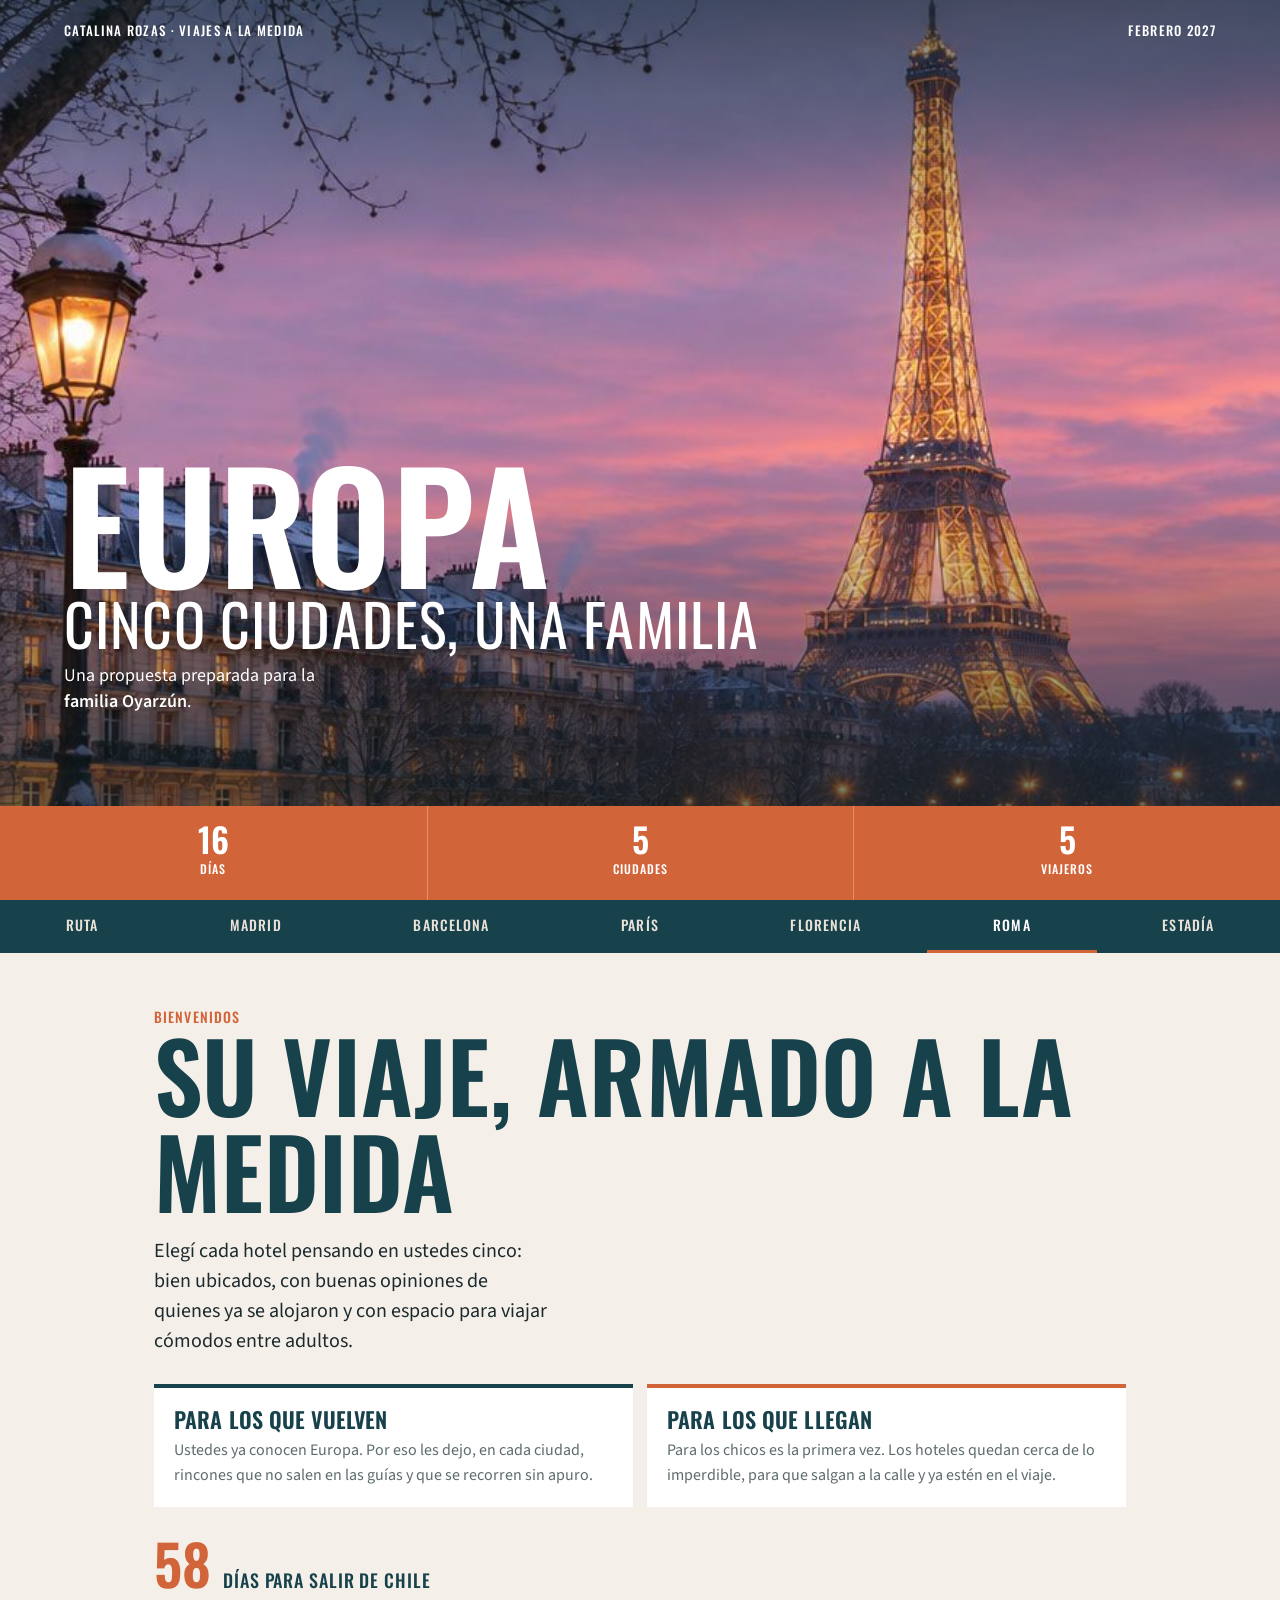
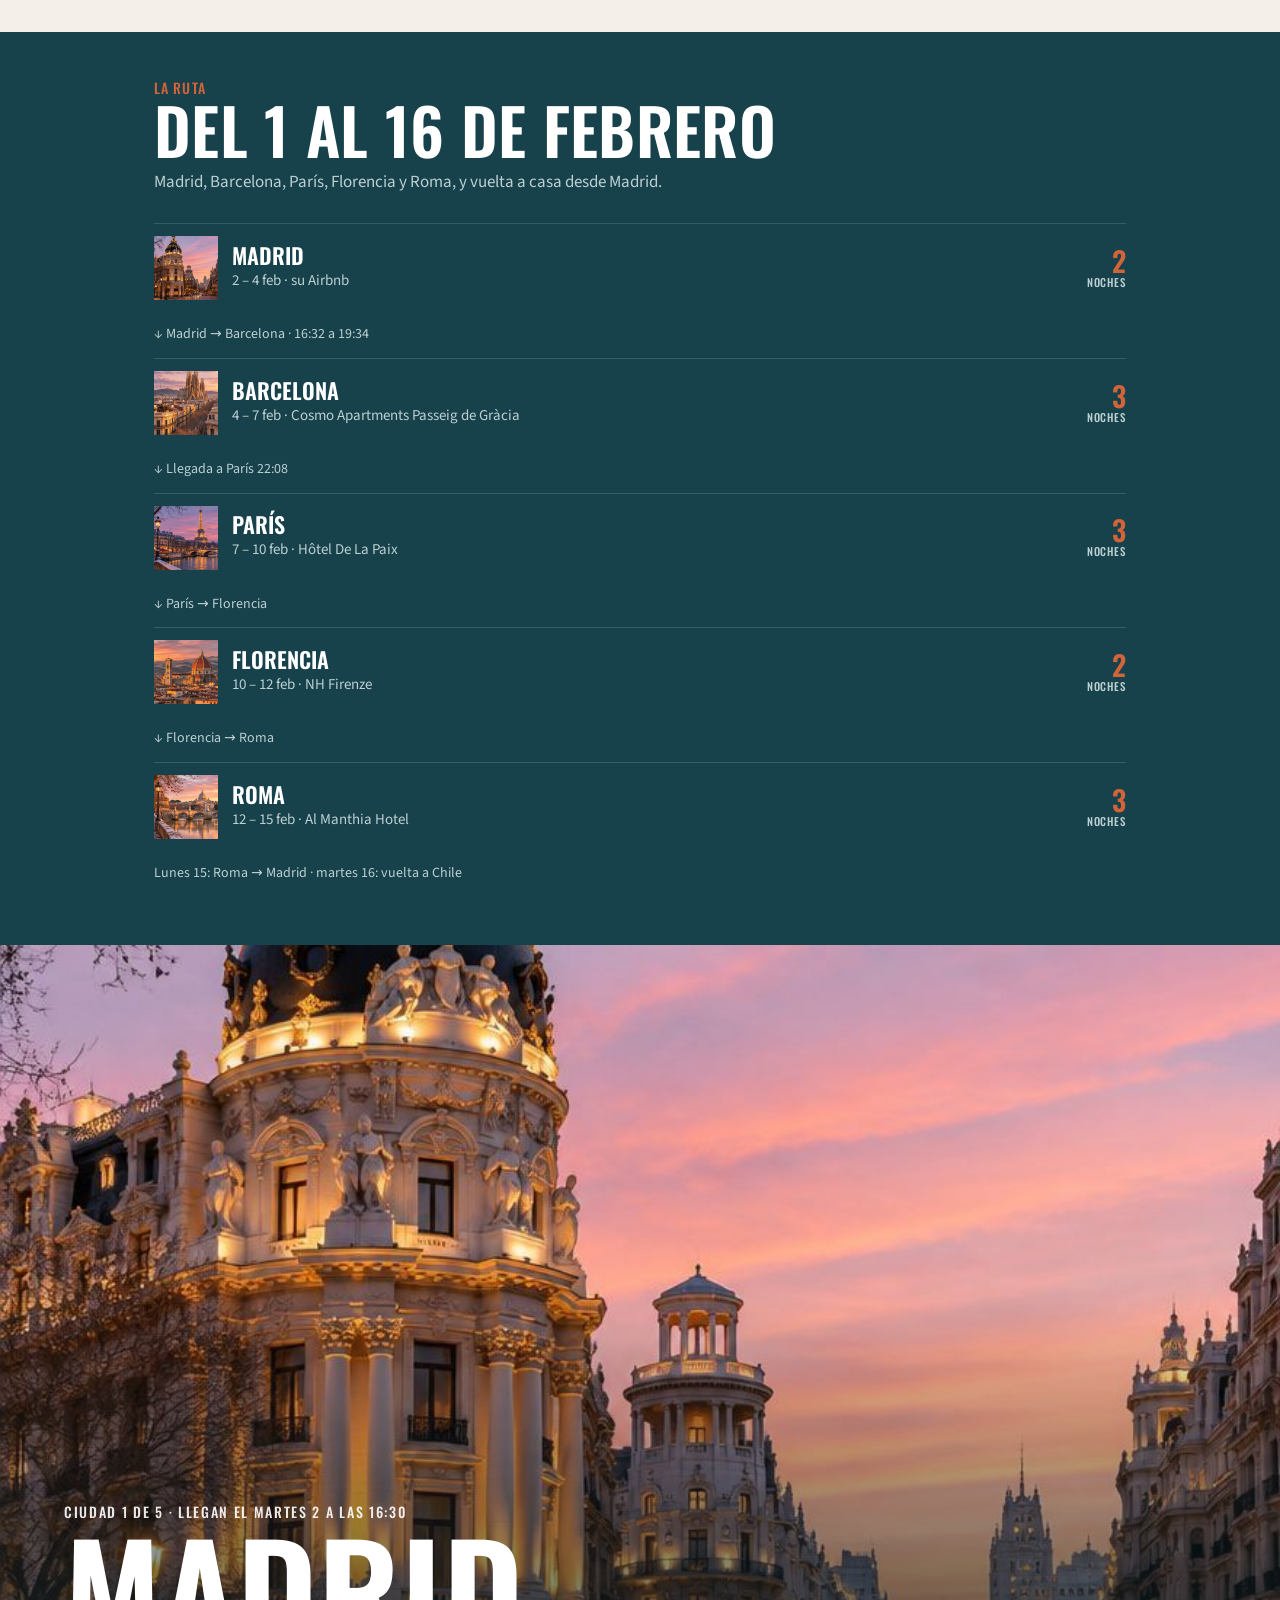
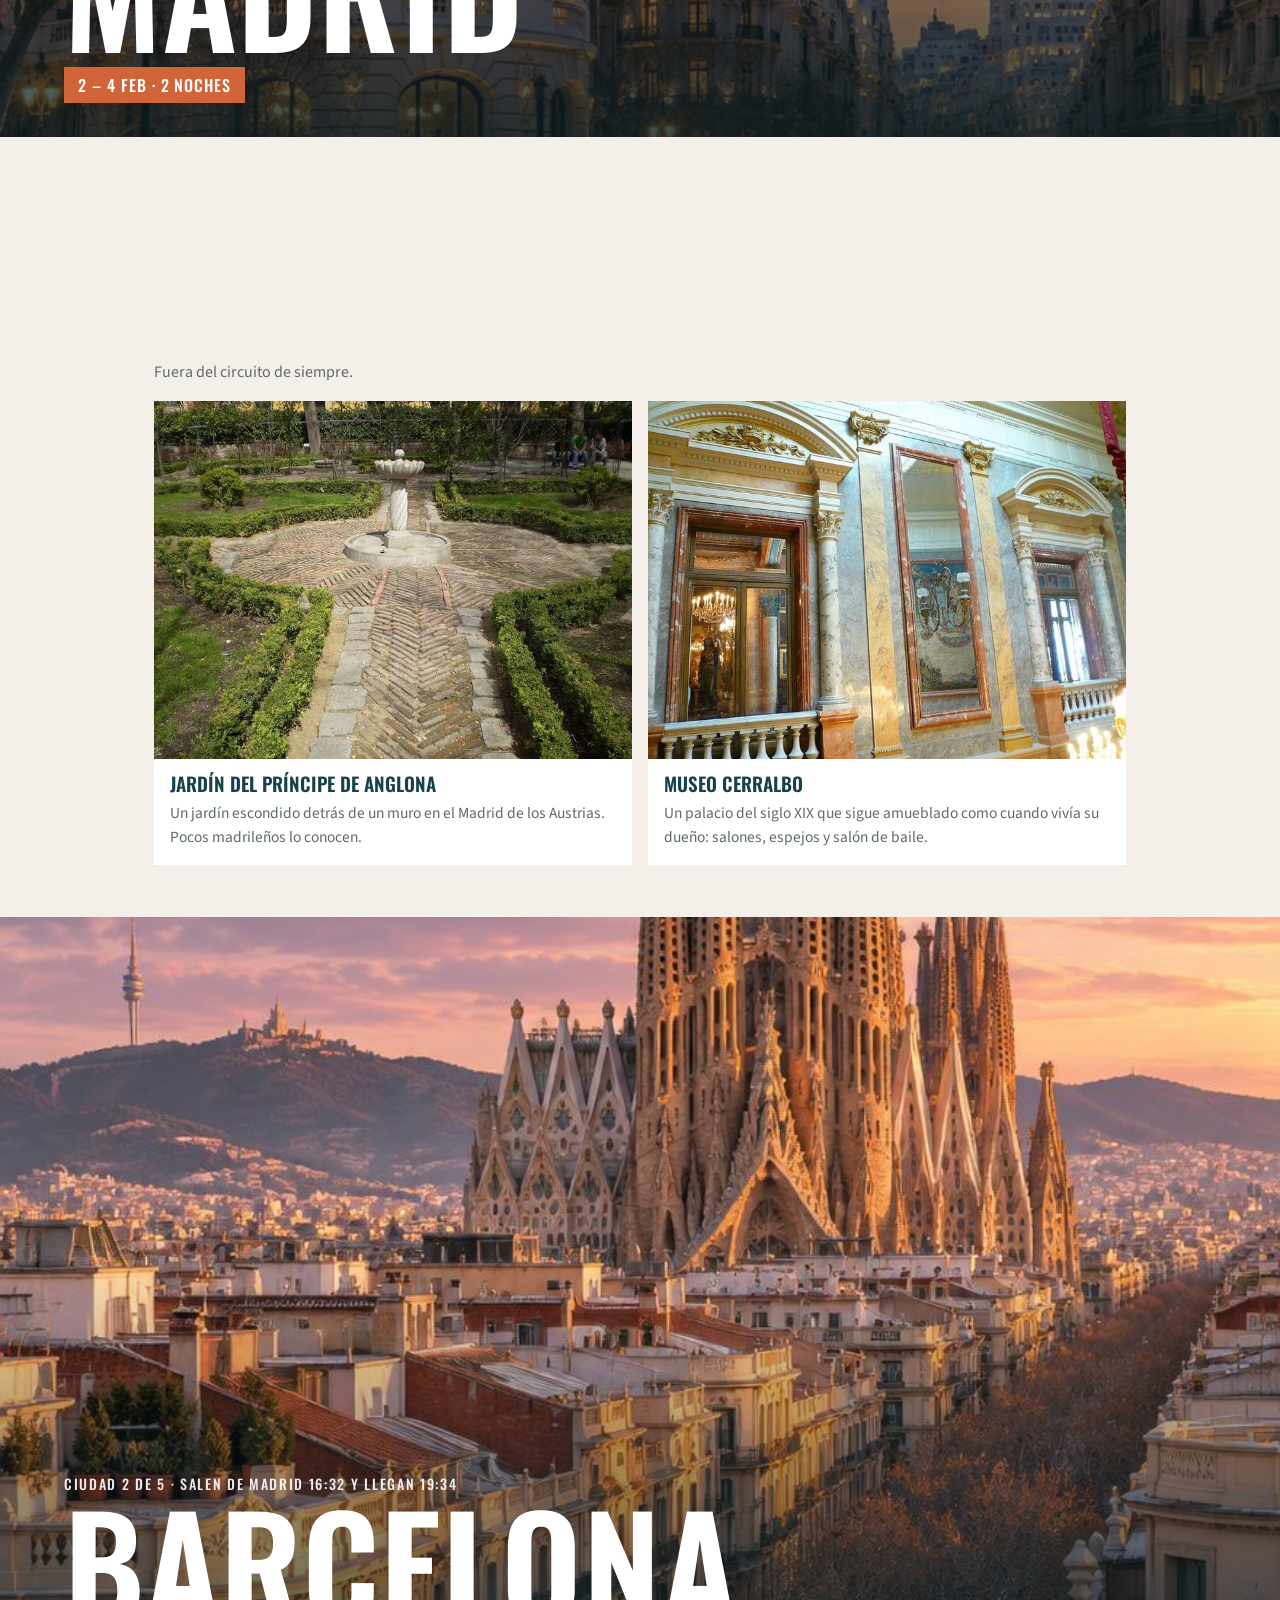
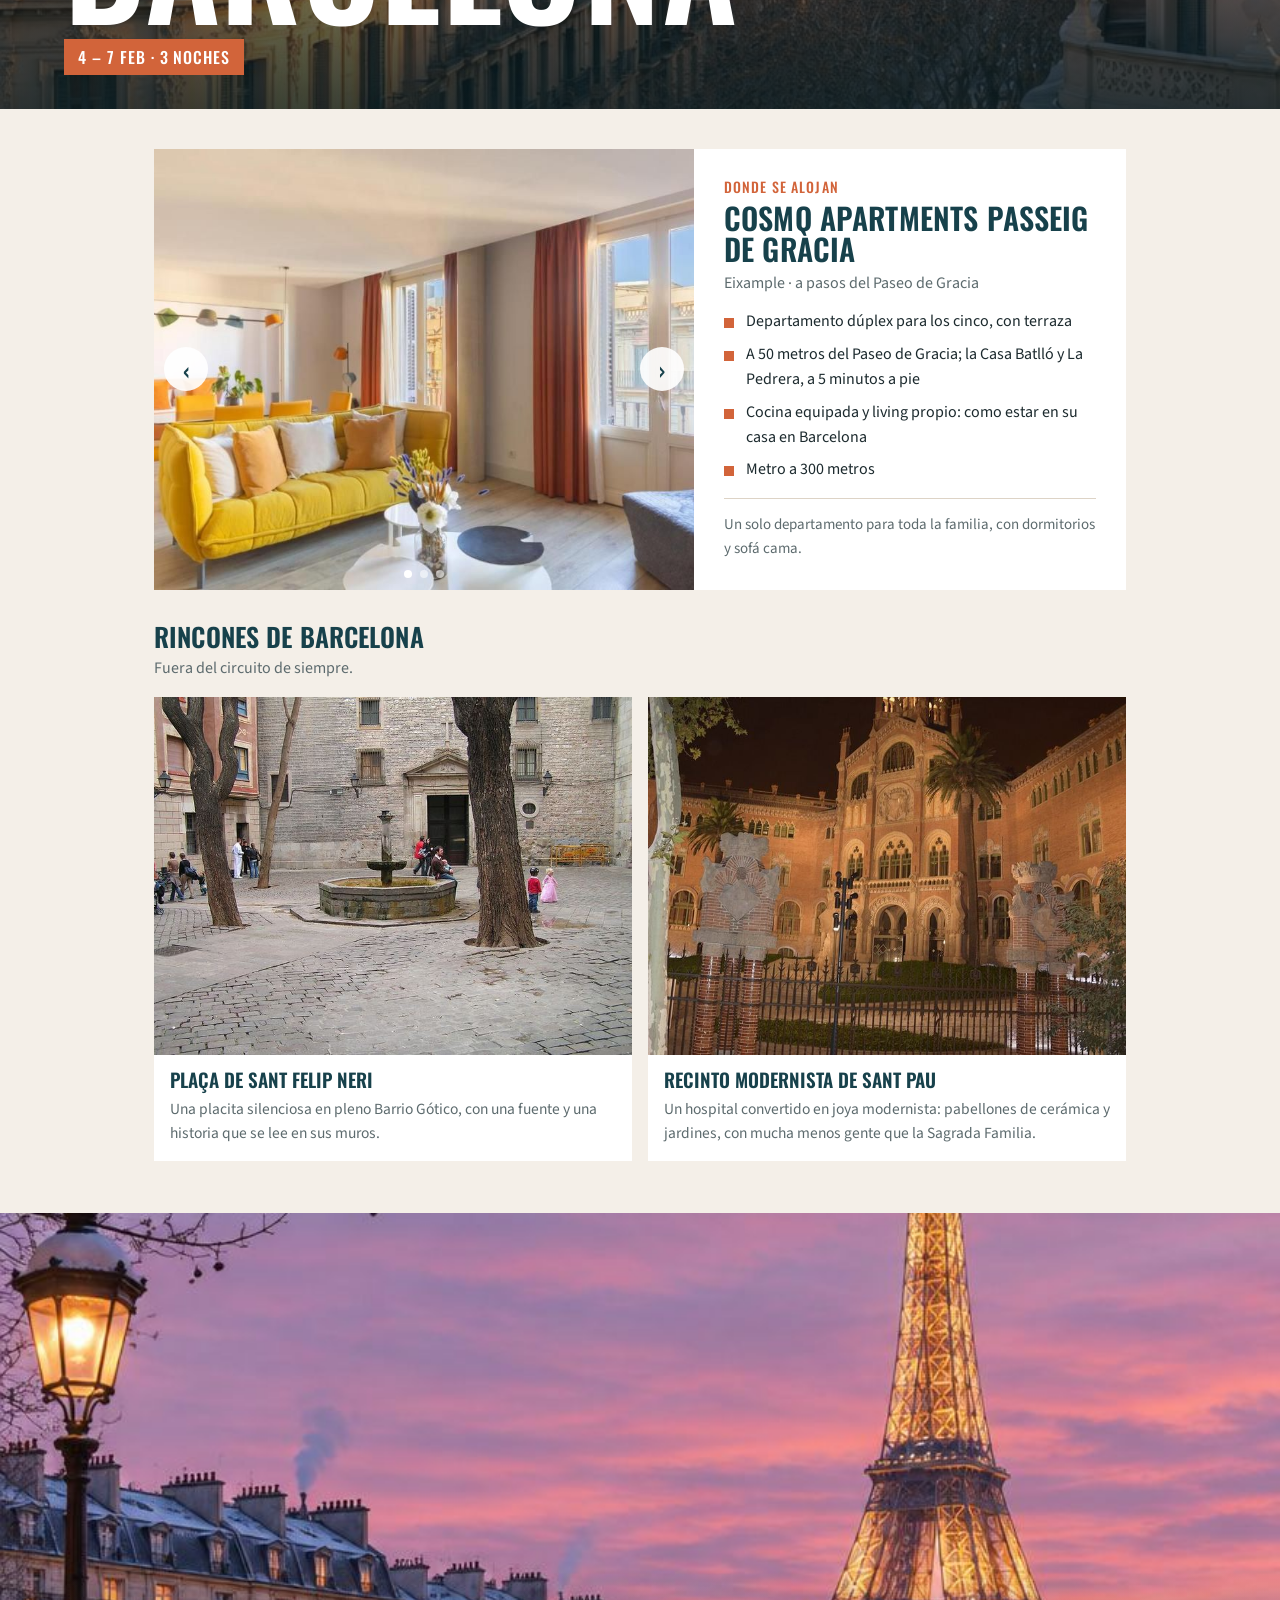
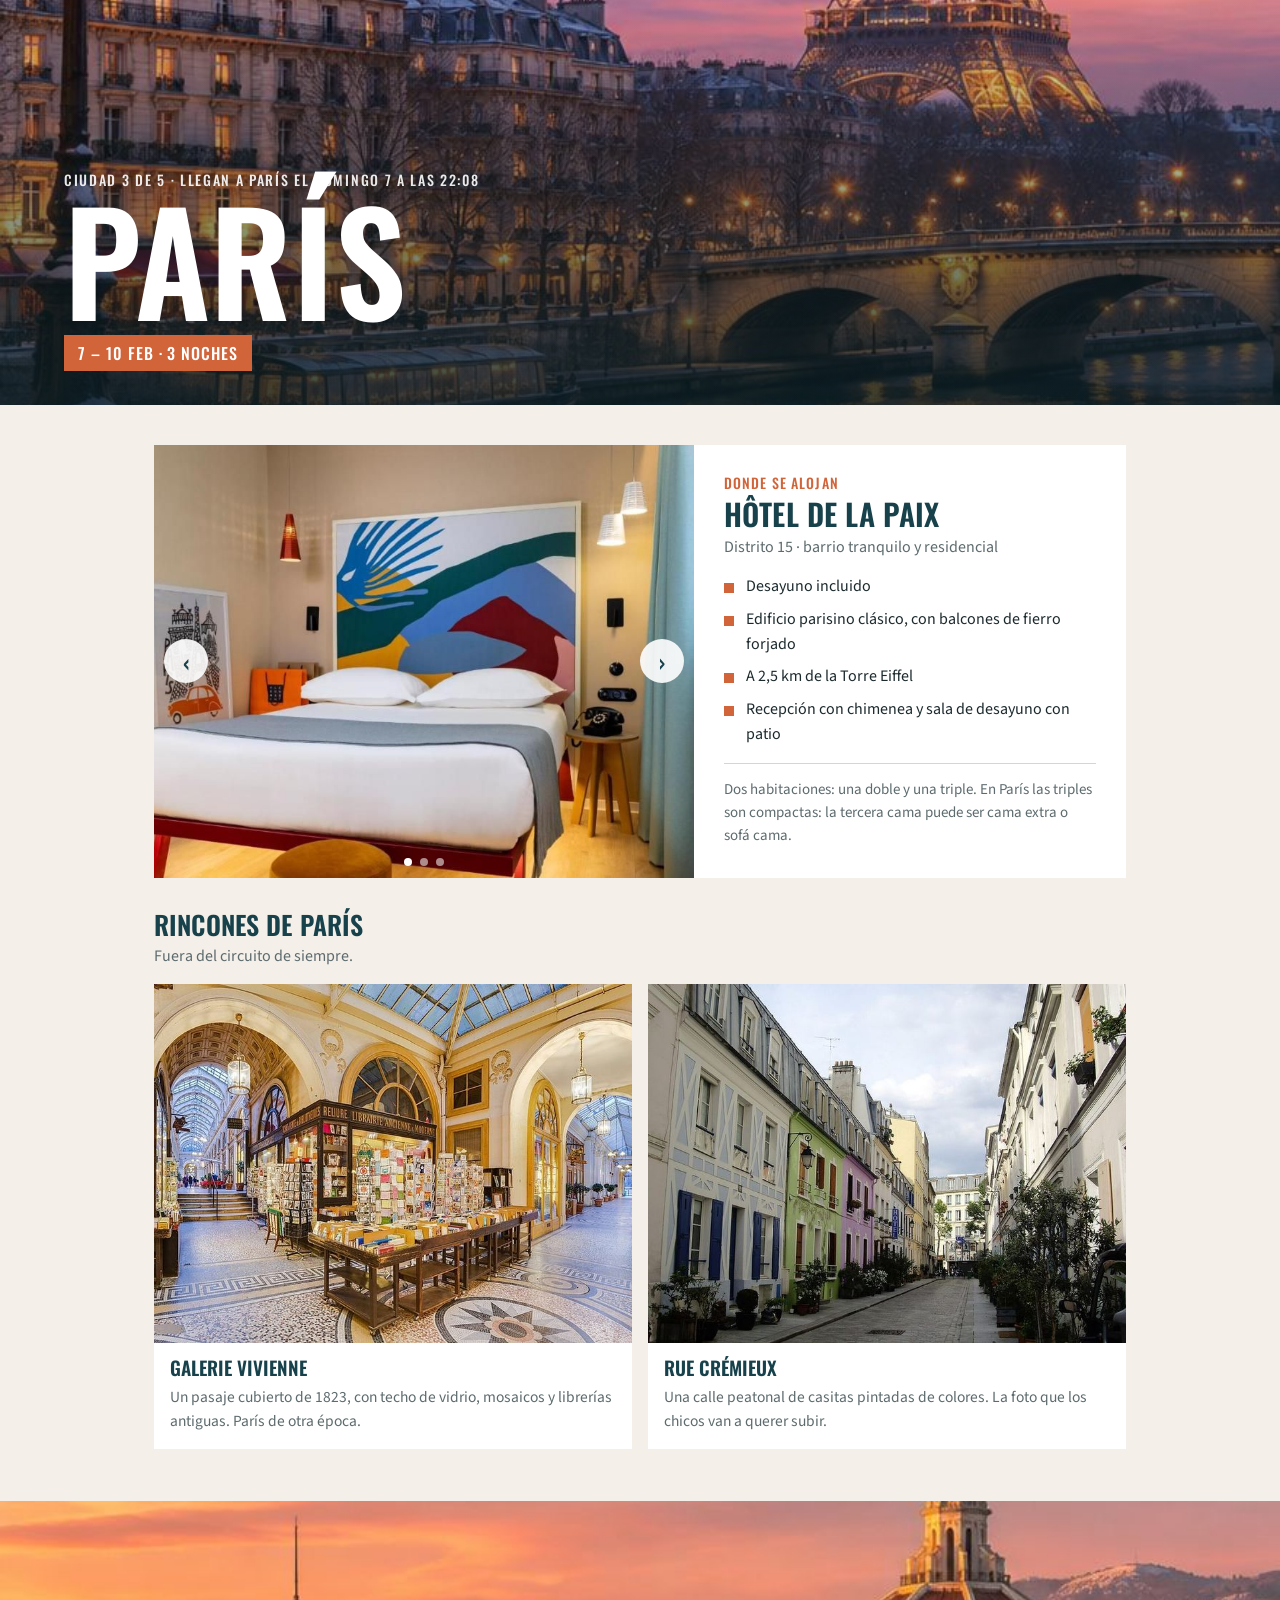
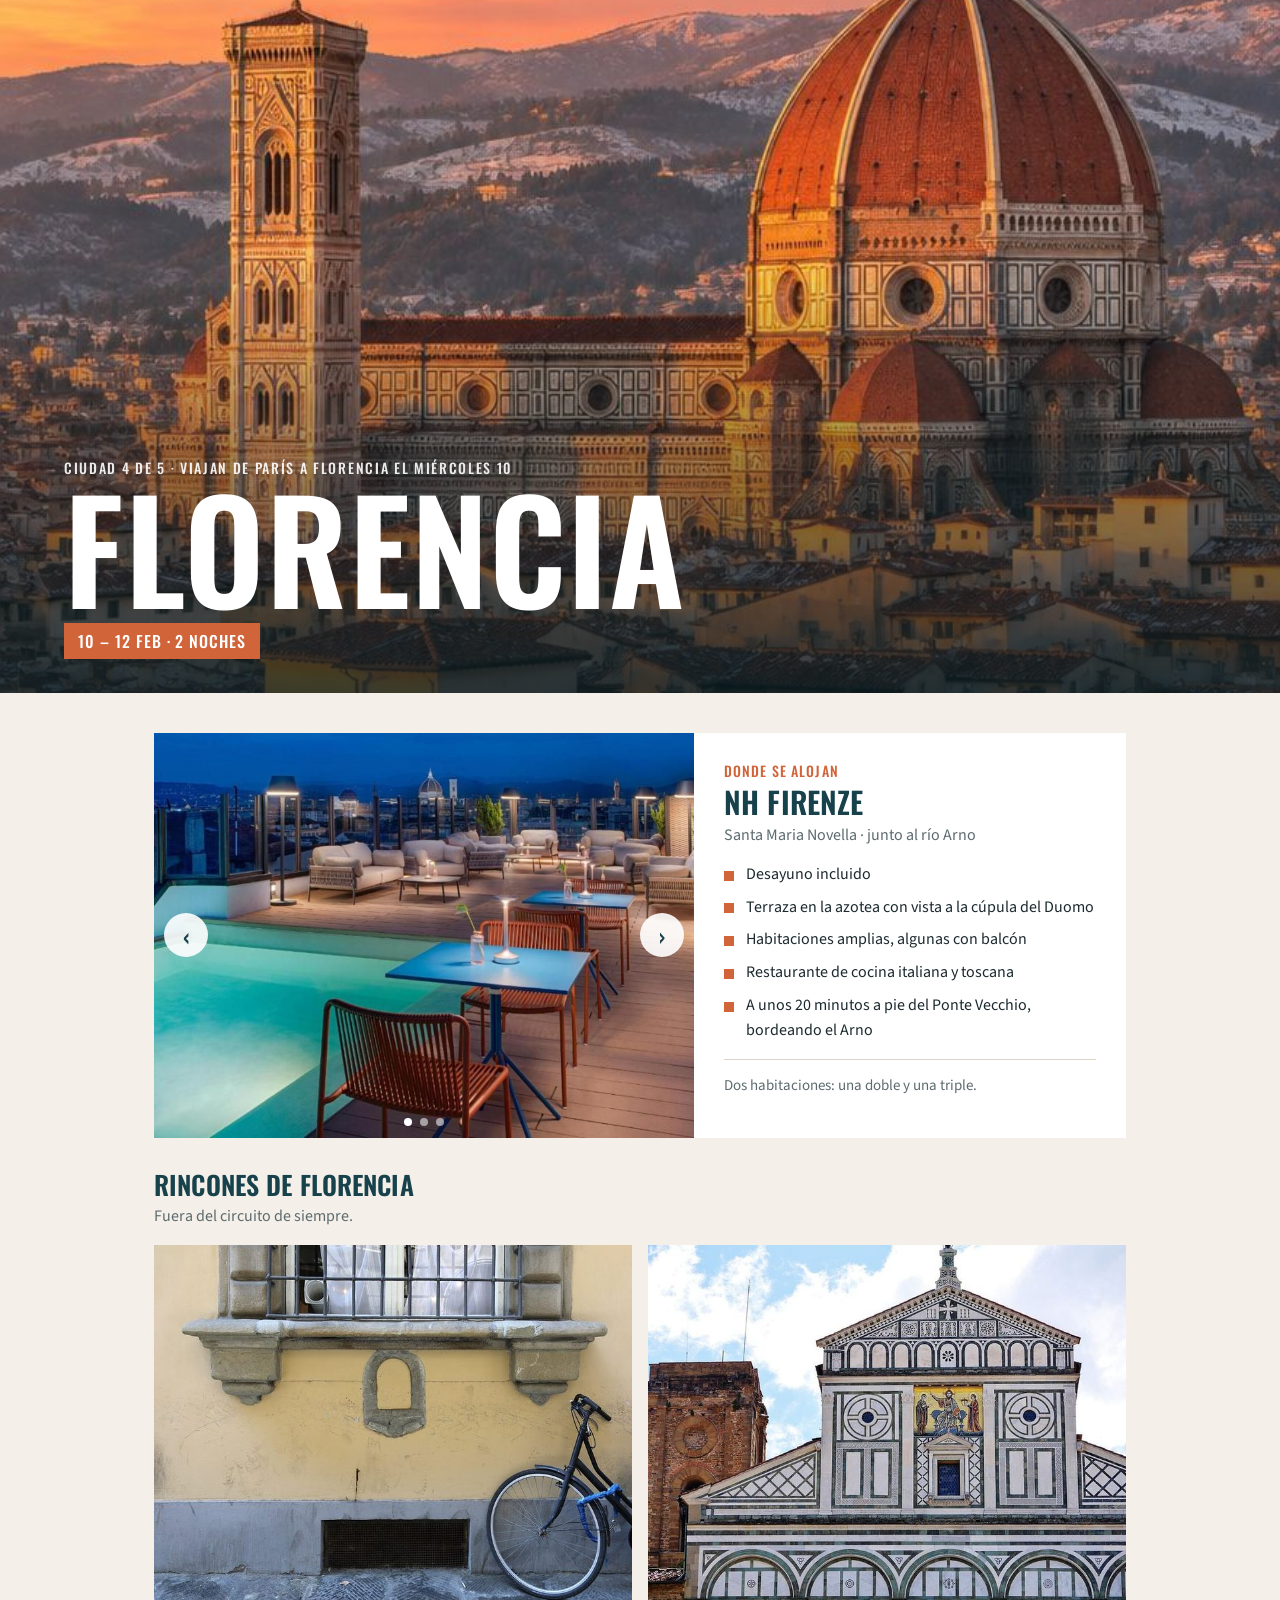
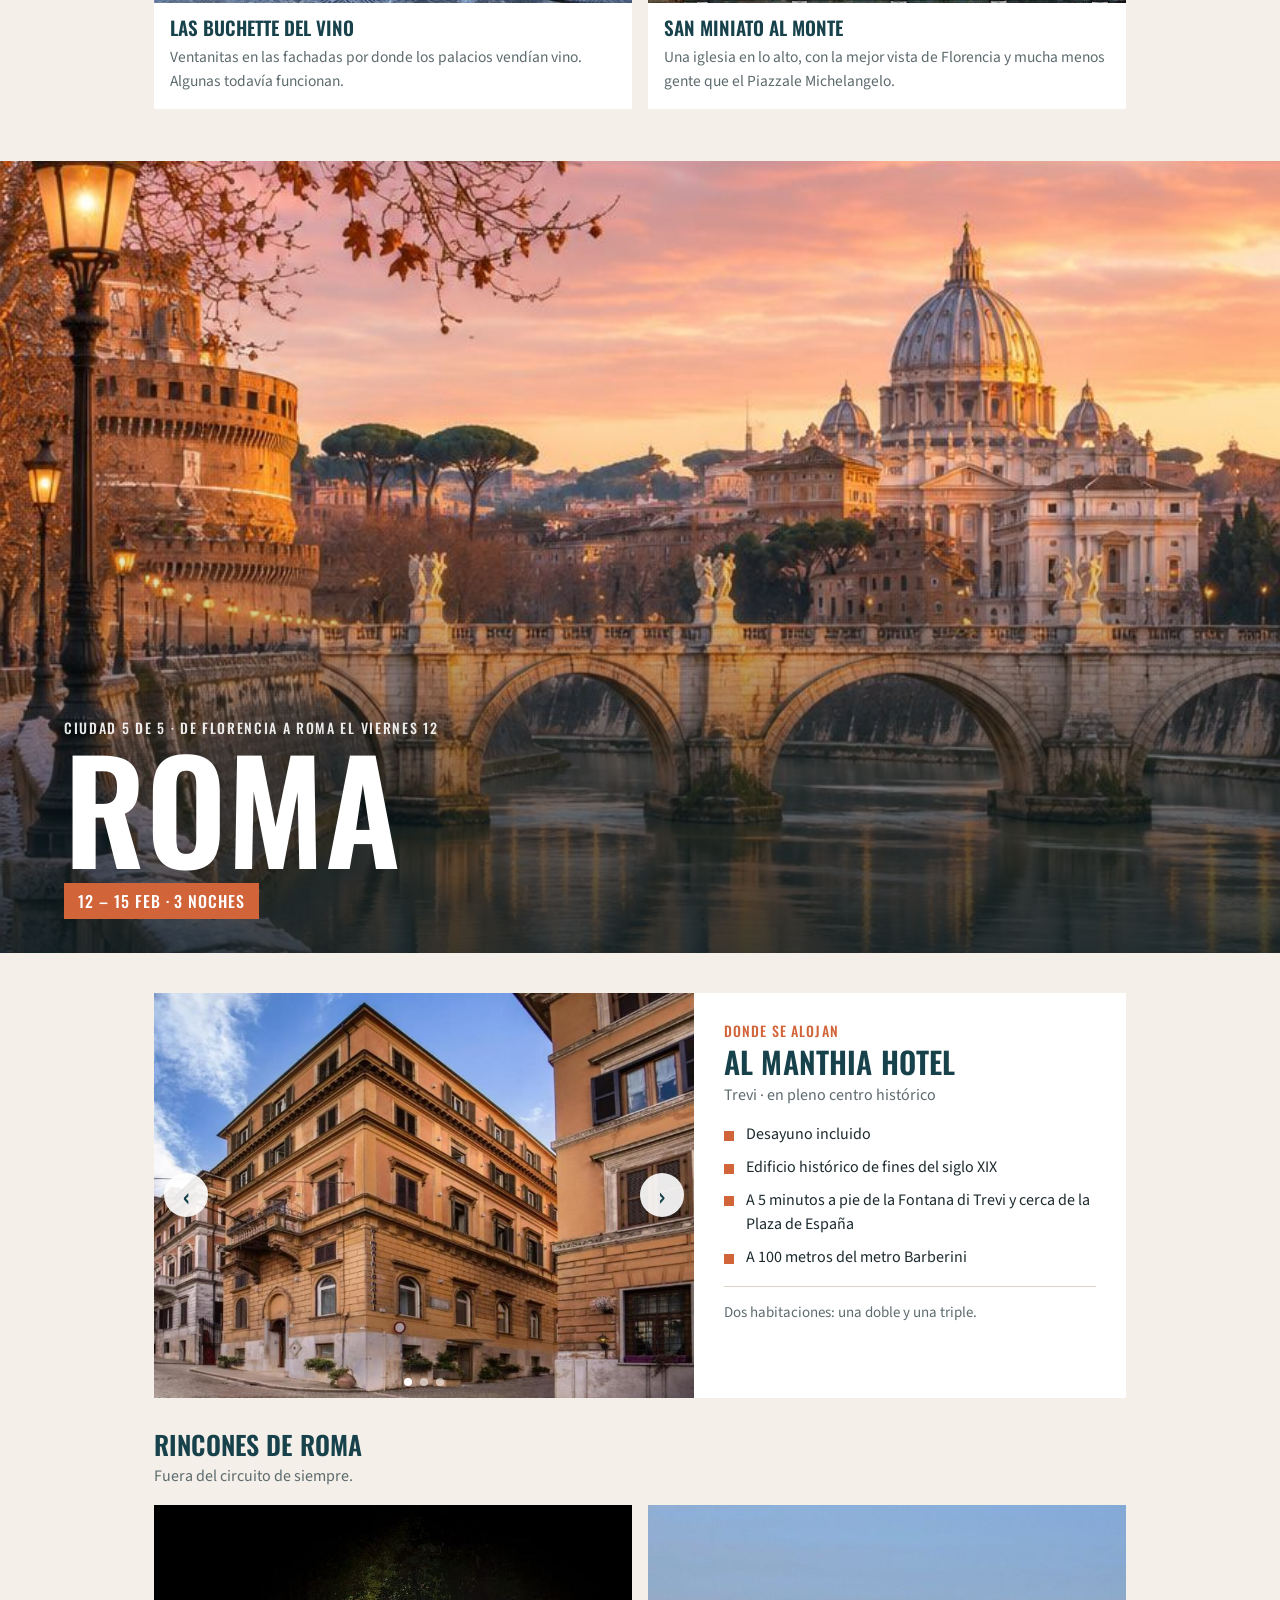
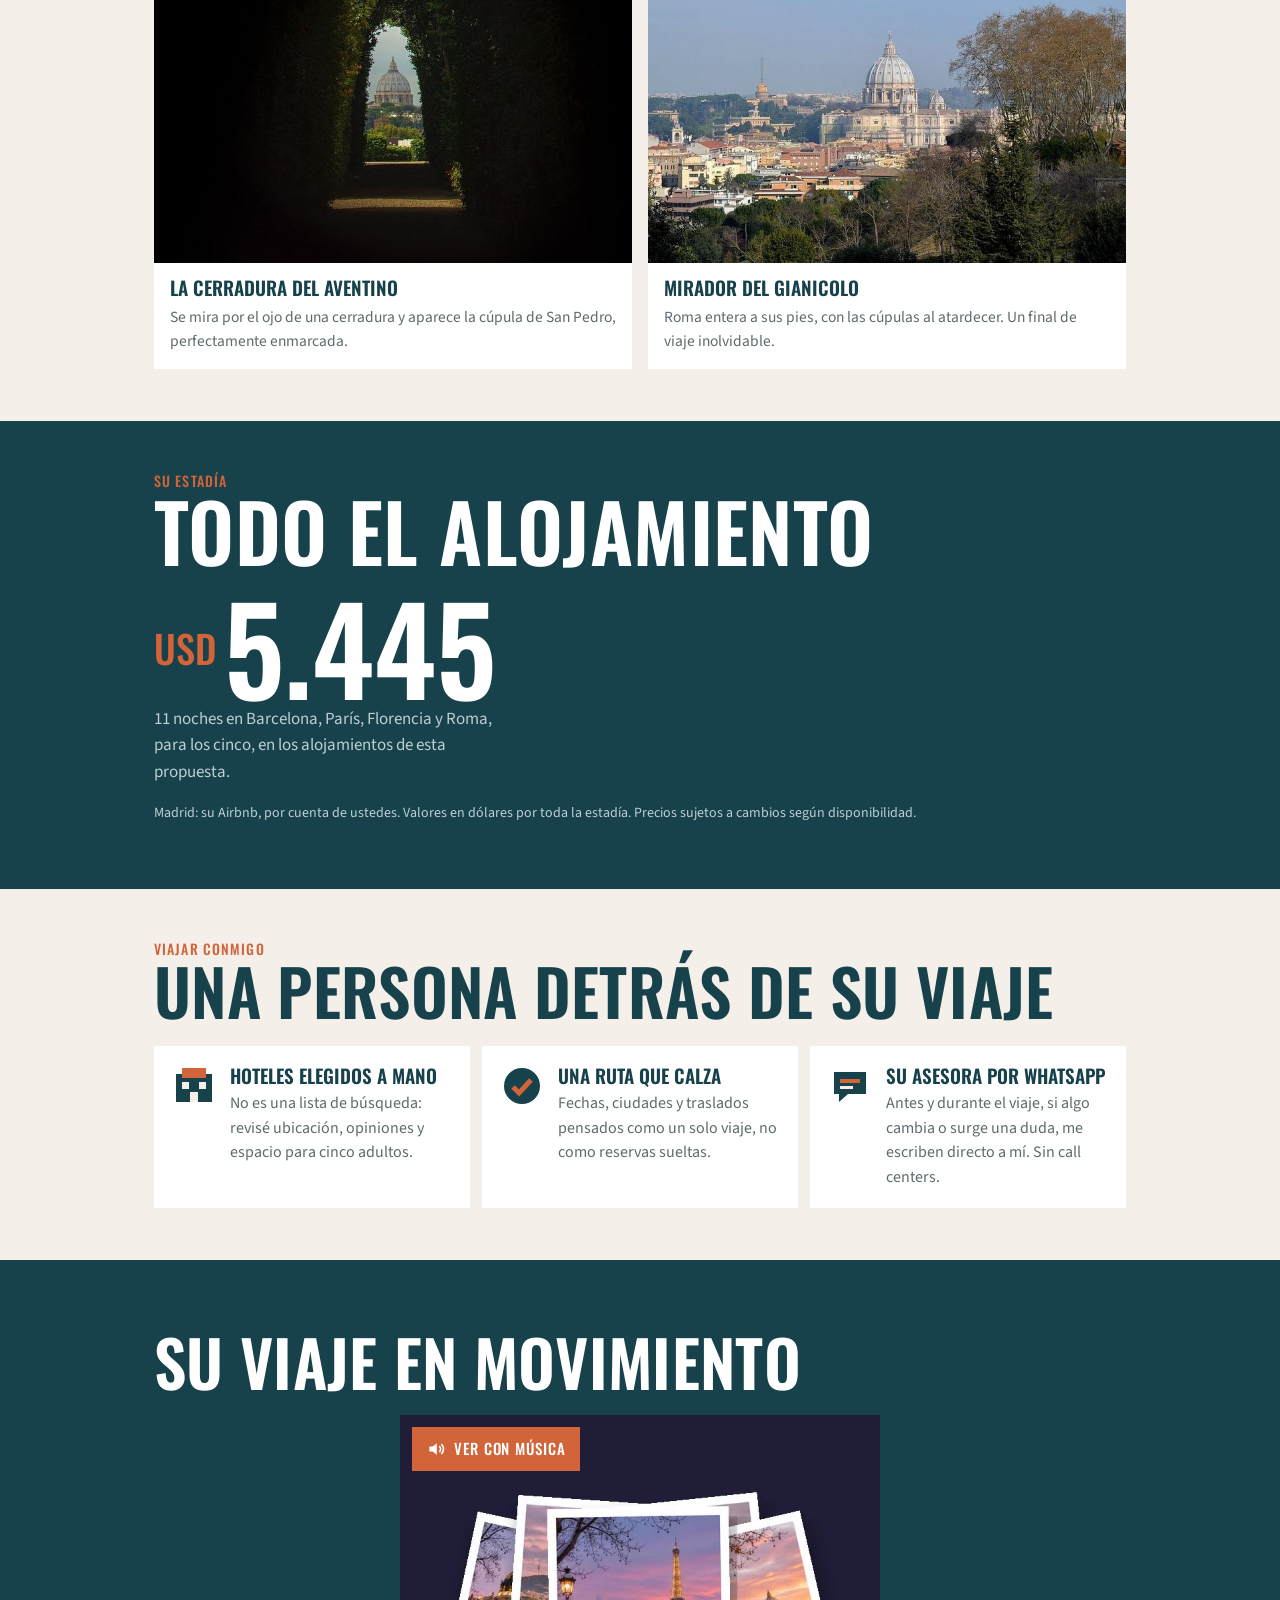
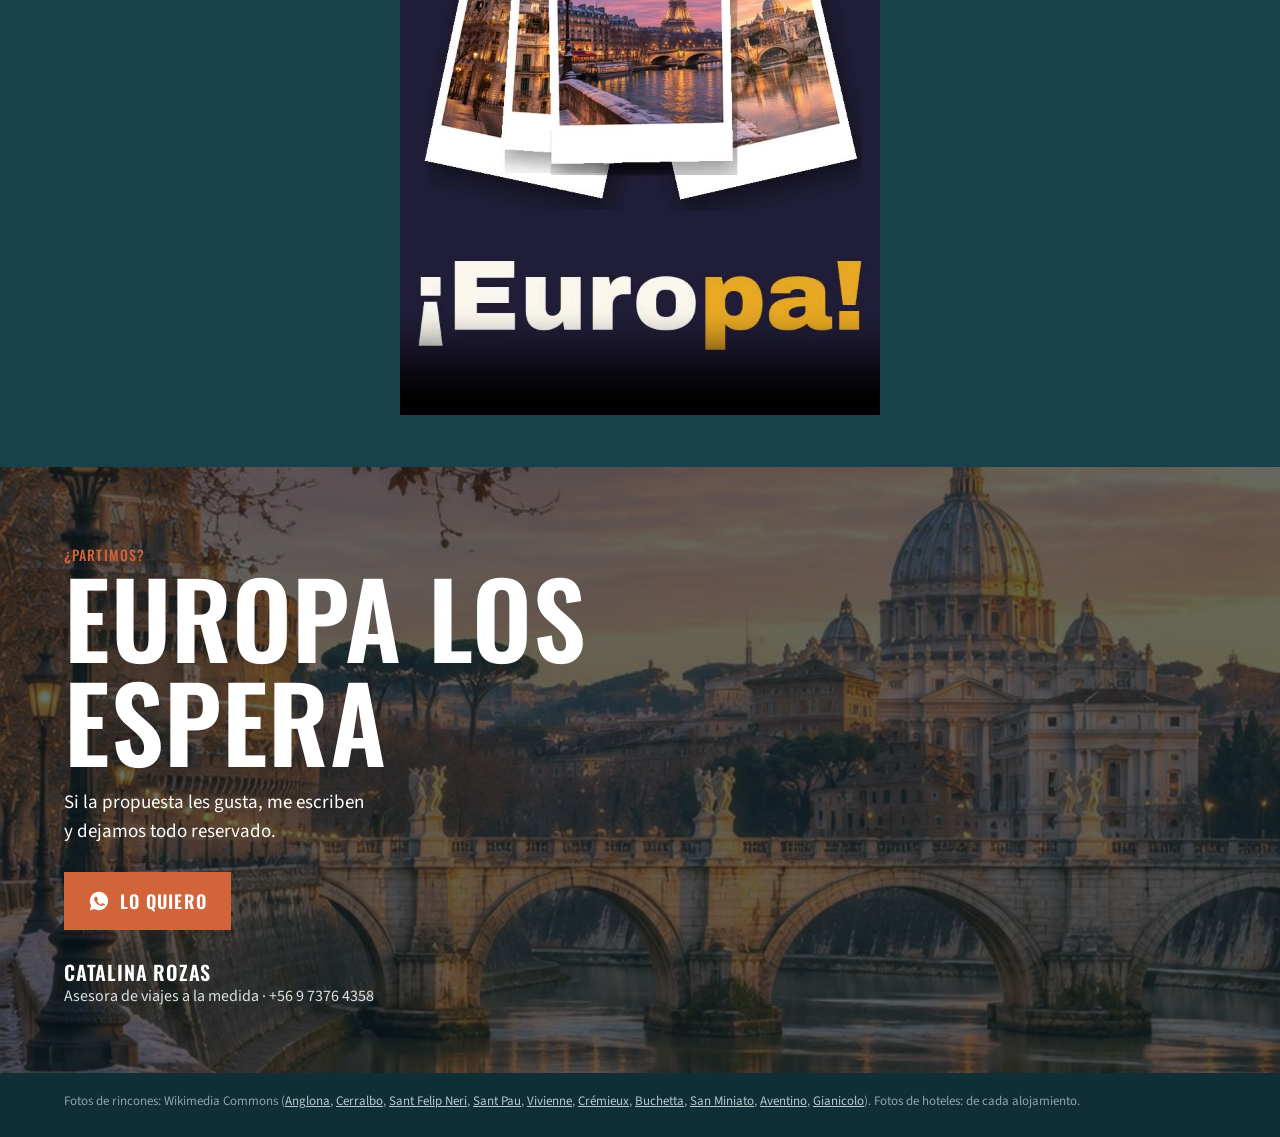
<file: eu-oyz-k7q/index.html>
<!DOCTYPE html>
<html lang="es">
<head>
<meta charset="utf-8">
<meta name="viewport" content="width=device-width, initial-scale=1">
<meta name="robots" content="noindex, nofollow">
<title>Europa · Familia Oyarzún</title>
<meta name="description" content="Una propuesta de viaje preparada para la familia Oyarzún: Madrid, Barcelona, París, Florencia y Roma, febrero 2027.">
<meta property="og:type" content="website">
<meta property="og:title" content="Europa · Familia Oyarzún">
<meta property="og:description" content="Madrid, Barcelona, París, Florencia y Roma · febrero 2027. Una propuesta de Catalina Rozas, viajes a la medida.">
<meta property="og:url" content="https://javierov.github.io/apps/eu-oyz-k7q/">
<meta property="og:image" content="https://javierov.github.io/apps/eu-oyz-k7q/img/portada-wa.jpg">
<meta property="og:image:width" content="1200">
<meta property="og:image:height" content="630">
<meta property="og:locale" content="es_CL">
<meta name="twitter:card" content="summary_large_image">
<style>
/* VOICE: revista de viajes, cálida y segura; habla de "ustedes".
   IDEA: un folleto de agencia impreso, a doble página, que se hojea en el celular.
   PICTURE: fotos a sangre de cada ciudad y de cada hotel, títulos grandes encima.
   COLOUR and TYPE: petróleo #17414b, terracota #d2643a, papel #f4efe8; Oswald + Source Sans 3.
   LAYOUT: portada a pantalla completa, luego un capítulo por ciudad: foto, hotel, rincones. */
@font-face{font-family:Oswald;src:url(fonts/oswald-latin-400-normal.woff2) format("woff2");font-weight:400;font-display:swap}
@font-face{font-family:Oswald;src:url(fonts/oswald-latin-500-normal.woff2) format("woff2");font-weight:500;font-display:swap}
@font-face{font-family:Oswald;src:url(fonts/oswald-latin-600-normal.woff2) format("woff2");font-weight:600;font-display:swap}
@font-face{font-family:"Source Sans 3";src:url(fonts/source-sans-3-latin-400-normal.woff2) format("woff2");font-weight:400;font-display:swap}
@font-face{font-family:"Source Sans 3";src:url(fonts/source-sans-3-latin-400-italic.woff2) format("woff2");font-weight:400;font-style:italic;font-display:swap}
@font-face{font-family:"Source Sans 3";src:url(fonts/source-sans-3-latin-600-normal.woff2) format("woff2");font-weight:600;font-display:swap}
@font-face{font-family:"Source Sans 3";src:url(fonts/source-sans-3-latin-700-normal.woff2) format("woff2");font-weight:700;font-display:swap}
:root{color-scheme:light;--pet:#17414b;--pet2:#0f2e35;--ter:#d2643a;--ter2:#b9532c;--pap:#f4efe8;--ink:#1c2a2e;--mut:#5d6b6e;--line:#ddd3c6;
 --tt:Oswald,"Arial Narrow",Impact,sans-serif;--tx:"Source Sans 3",system-ui,sans-serif}
*{box-sizing:border-box;min-width:0}
html{scroll-behavior:smooth;scroll-padding-top:56px}
body{margin:0;background:var(--pap);color:var(--ink);font:17px/1.55 var(--tx);overflow-x:clip;-webkit-font-smoothing:antialiased}
img{display:block;max-width:100%}
h1,h2,h3{font-family:var(--tt);font-weight:600;text-transform:uppercase;line-height:1;margin:0;letter-spacing:.005em}
p{margin:0 0 .9em}
.wrap{max-width:1100px;margin:0 auto;padding:0 max(5vw,18px)}
.kicker{font:500 14px/1.2 var(--tt);text-transform:uppercase;letter-spacing:.08em;color:var(--ter)}

/* portada */
.cover{position:relative;height:100svh;min-height:560px;max-height:980px;color:#fff;overflow:hidden;background:var(--pet2)}
.cover>img{position:absolute;inset:0;width:100%;height:100%;object-fit:cover;object-position:50% 30%}
.cover:after{content:"";position:absolute;inset:0;background:linear-gradient(180deg,rgba(10,30,36,.55) 0%,rgba(10,30,36,0) 30%,rgba(10,30,36,0) 52%,rgba(10,30,36,.75) 100%)}
.cover .top{position:absolute;z-index:2;top:0;left:0;right:0;padding:22px max(5vw,18px);display:flex;justify-content:space-between;gap:12px;font:500 13px/1.3 var(--tt);text-transform:uppercase;letter-spacing:.1em}
.cover .ttl{position:absolute;z-index:2;left:max(5vw,18px);right:max(5vw,18px);bottom:150px}
.cover h1{font-size:clamp(64px,19vw,150px);line-height:.88}
.cover h1 span{display:block;font-size:clamp(22px,7vw,58px);font-weight:400;letter-spacing:.02em;margin-top:.2em}
.cover .for{margin-top:14px;font-size:18px;line-height:1.4;max-width:34ch}
.cover .for b{font-weight:600}
.strip{position:absolute;z-index:2;left:0;right:0;bottom:0;display:grid;grid-template-columns:repeat(3,minmax(0,1fr));background:var(--ter)}
.strip div{padding:16px 10px 18px;text-align:center;border-left:1px solid rgba(255,255,255,.28)}
.strip div:first-child{border:0}
.strip b{display:block;font:600 34px/1 var(--tt)}
.strip small{font:500 12px/1.2 var(--tt);text-transform:uppercase;letter-spacing:.08em}

/* nav */
.nav{position:sticky;top:0;z-index:20;background:var(--pet);display:flex;overflow-x:auto;scrollbar-width:none}
.nav::-webkit-scrollbar{display:none}
.nav a{flex:1 0 auto;color:#e9e2d8;text-decoration:none;font:500 14px/1 var(--tt);text-transform:uppercase;letter-spacing:.08em;padding:18px 16px;text-align:center;border-bottom:3px solid transparent}
.nav a.on{color:#fff;border-color:var(--ter)}

/* bienvenida */
.welcome{padding:56px 0 40px}
.welcome h2{font-size:clamp(46px,13vw,96px);color:var(--pet)}
.welcome .lead{font-size:20px;line-height:1.5;margin-top:18px;max-width:40ch}
.two{display:grid;gap:14px;margin-top:28px}
.two div{background:#fff;padding:20px;border-top:4px solid var(--pet)}
.two div+div{border-color:var(--ter)}
.two h3{font-size:22px;margin-bottom:8px;color:var(--pet)}
.two p{margin:0;color:var(--mut);font-size:16px}
.count{margin-top:28px;display:flex;align-items:baseline;gap:12px;flex-wrap:wrap;color:var(--pet)}
.count b{font:600 56px/1 var(--tt);color:var(--ter)}
.count span{font:500 18px/1.2 var(--tt);text-transform:uppercase;letter-spacing:.05em}

/* ruta */
.route{background:var(--pet);color:#fff;padding:48px 0}
.route h2{font-size:clamp(36px,9vw,64px)}
.route .sub{color:#bcd0d2;margin-top:8px}
.legs{list-style:none;margin:28px 0 0;padding:0}
.legs li{display:grid;grid-template-columns:64px minmax(0,1fr) auto;gap:14px;align-items:center;padding:12px 0;border-top:1px solid rgba(255,255,255,.14)}
.legs li:last-child{border-bottom:1px solid rgba(255,255,255,.14)}
.legs img{width:64px;height:64px;object-fit:cover}
.legs b{display:block;font:600 22px/1.1 var(--tt);text-transform:uppercase}
.legs small{color:#bcd0d2;font-size:15px}
.legs .n{font:600 28px/1 var(--tt);color:var(--ter);text-align:right;white-space:nowrap}
.legs .n i{display:block;font:500 11px/1.3 var(--tt);font-style:normal;color:#bcd0d2;letter-spacing:.08em;text-transform:uppercase}
.move{color:#bcd0d2;font-size:14px;padding:6px 0 6px 78px}

/* capítulo ciudad */
.city{position:relative;height:88svh;min-height:520px;max-height:860px;color:#fff;overflow:hidden;background:var(--pet2)}
.city>img{position:absolute;inset:0;width:100%;height:100%;object-fit:cover}
.city:after{content:"";position:absolute;inset:0;background:linear-gradient(180deg,rgba(10,30,36,0) 45%,rgba(10,30,36,.8) 100%)}
.city .in{position:absolute;z-index:2;left:max(5vw,18px);right:max(5vw,18px);bottom:34px}
.city .num{font:500 14px/1 var(--tt);letter-spacing:.12em;text-transform:uppercase;opacity:.9}
.city h2{font-size:clamp(60px,18vw,140px);line-height:.9;margin-top:8px}
.city .dates{display:inline-block;margin-top:14px;background:var(--ter);font:500 16px/1 var(--tt);text-transform:uppercase;letter-spacing:.06em;padding:10px 14px}
.chap{padding:40px 0 52px}
.chap+.city{margin-top:0}
.hotel{background:#fff}
.gal{display:flex;overflow-x:auto;scroll-snap-type:x mandatory;scrollbar-width:none}
.gal::-webkit-scrollbar{display:none}
.gal img{flex:0 0 100%;width:100%;aspect-ratio:4/3;object-fit:cover;scroll-snap-align:start}
.galw{position:relative}
.dots{position:absolute;left:0;right:0;bottom:12px;display:flex;justify-content:center;gap:8px}
.dots i{width:8px;height:8px;border-radius:50%;background:rgba(255,255,255,.55)}
.dots i.on{background:#fff}
.arr{position:absolute;top:50%;transform:translateY(-50%);width:44px;height:44px;border:0;border-radius:50%;background:rgba(255,255,255,.9);color:var(--pet);font:600 22px/1 var(--tt);cursor:pointer;display:grid;place-items:center}
.arr.l{left:10px}.arr.r{right:10px}
.arr:focus-visible{outline:3px solid var(--ter)}
.hb{padding:22px 20px 24px}
.hb .kicker{margin-bottom:6px}
.hb h3{font-size:30px;color:var(--pet);line-height:1.05}
.hb .zone{color:var(--mut);margin:6px 0 14px;font-size:16px}
.feats{list-style:none;margin:0;padding:0;display:grid;gap:8px}
.feats li{padding-left:22px;position:relative;font-size:16px}
.feats li:before{content:"";position:absolute;left:0;top:.55em;width:10px;height:10px;background:var(--ter)}
.room{margin-top:16px;padding-top:14px;border-top:1px solid var(--line);font-size:15px;color:var(--mut)}
.own{background:#fff;padding:22px 20px;border-left:5px solid var(--ter)}
.own h3{font-size:24px;color:var(--pet);margin-bottom:6px}
.own p{margin:0;color:var(--mut)}
.secret{margin-top:34px}
.secret h3{font-size:26px;color:var(--pet)}
.secret .s{color:var(--mut);font-size:16px;margin:6px 0 16px}
.spots{display:grid;gap:16px}
.spot{background:#fff}
.spot img{width:100%;aspect-ratio:4/3;object-fit:cover}
.spot div{padding:14px 16px 16px}
.spot b{display:block;font:600 19px/1.15 var(--tt);text-transform:uppercase;color:var(--pet)}
.spot p{margin:6px 0 0;font-size:15.5px;color:var(--mut)}

/* precio */
.price{background:var(--pet);color:#fff;padding:52px 0}
.price h2{font-size:clamp(40px,11vw,80px)}
.big{margin:22px 0 6px;font:600 clamp(64px,20vw,120px)/.9 var(--tt);color:#fff}
.big small{font-size:.32em;font-weight:500;color:var(--ter);margin-right:8px;vertical-align:.9em}
.price .what{color:#bcd0d2;max-width:44ch}
.tog{margin-top:18px;background:none;border:1px solid rgba(255,255,255,.4);color:#fff;font:500 15px/1 var(--tt);letter-spacing:.06em;text-transform:uppercase;padding:14px 18px;cursor:pointer;min-height:44px}
.tog:focus-visible{outline:3px solid var(--ter)}
.det{display:none;margin-top:18px;max-width:560px}
.det.open{display:block}
.det div{display:flex;justify-content:space-between;gap:12px;padding:11px 0;border-bottom:1px solid rgba(255,255,255,.15);font-size:16px}
.det div span:last-child{white-space:nowrap;font-weight:600}
.det div.t{border:0;font-weight:700}
.note{font-size:14px;color:#bcd0d2;margin-top:18px}

/* con catalina */
.why{padding:52px 0}
.why h2{font-size:clamp(36px,10vw,64px);color:var(--pet)}
.wl{display:grid;gap:12px;margin-top:24px}
.wl>div{display:grid;grid-template-columns:44px minmax(0,1fr);gap:14px;align-items:start;background:#fff;padding:18px}
.wl svg{width:44px;height:44px}
.wl b{display:block;font:600 19px/1.2 var(--tt);text-transform:uppercase;color:var(--pet);margin-bottom:4px}
.wl p{margin:0;font-size:16px;color:var(--mut)}

/* cierre */
.end{position:relative;color:#fff;overflow:hidden;background:var(--pet2)}
.end>img{position:absolute;inset:0;width:100%;height:100%;object-fit:cover}
.end:after{content:"";position:absolute;inset:0;background:rgba(10,30,36,.62)}
.end .in{position:relative;z-index:2;padding:80px max(5vw,18px) 64px;max-width:760px}
.end h2{font-size:clamp(48px,14vw,104px)}
.end p{font-size:19px;margin:16px 0 26px;max-width:34ch}
.cta{display:inline-flex;align-items:center;gap:10px;background:var(--ter);color:#fff;text-decoration:none;font:600 18px/1 var(--tt);text-transform:uppercase;letter-spacing:.06em;padding:18px 24px;min-height:56px}
.cta:hover{background:var(--ter2)}
.cta svg{width:22px;height:22px}
.sig{margin-top:30px;font-size:16px}
.sig b{display:block;font:600 20px/1.2 var(--tt);text-transform:uppercase;letter-spacing:.04em}
.sig span{color:#d9e3e4}
.foot{background:var(--pet2);color:#8fa6a9;font-size:13px;padding:18px max(5vw,18px) 26px}
.foot a{color:#b9cbcd}

.rv{opacity:0;transform:translateY(24px);transition:opacity .7s ease,transform .7s ease}
.rv.in{opacity:1;transform:none}
@media (prefers-reduced-motion:reduce){.rv{opacity:1;transform:none;transition:none}html{scroll-behavior:auto}}

@media (min-width:760px){
 .two,.spots{grid-template-columns:1fr 1fr}
 .hotel{display:grid;grid-template-columns:1.25fr 1fr}
 .hotel .galw{height:100%}.hotel .gal{height:100%}.hotel .gal img{aspect-ratio:auto;height:100%}
 .hb{padding:30px}
 .wl{grid-template-columns:1fr 1fr 1fr}
 .cover .ttl{bottom:170px}
}
.vid{background:var(--pet);color:#fff;padding:52px 0}.vid h2{font-size:clamp(36px,10vw,64px);margin-bottom:22px}.vbox{position:relative;max-width:480px;margin:0 auto}.vbox video{display:block;width:100%;aspect-ratio:4/5;background:#0f2e35}.snd{position:absolute;left:12px;top:12px;display:flex;align-items:center;gap:8px;background:var(--ter);color:#fff;border:0;font:500 15px/1 var(--tt);letter-spacing:.06em;text-transform:uppercase;padding:12px 14px;min-height:44px;cursor:pointer}.snd svg{width:20px;height:20px}.snd:focus-visible{outline:3px solid #fff}.snd.off{display:none}
html{overflow-x:clip}
html,body{max-width:100%}
</style>
</head>
<body>

<header class="cover" id="inicio">
 <img src="img/c-paris.jpg" alt="París al atardecer, con la Torre Eiffel y el Sena">
 <div class="top"><span>Catalina Rozas · Viajes a la medida</span><span>Febrero 2027</span></div>
 <div class="ttl">
  <h1>Europa<span>Cinco ciudades, una familia</span></h1>
  <p class="for">Una propuesta preparada para la <b>familia Oyarzún</b>.</p>
 </div>
 <div class="strip">
  <div><b>16</b><small>días</small></div>
  <div><b>5</b><small>ciudades</small></div>
  <div><b>5</b><small>viajeros</small></div>
 </div>
</header>

<nav class="nav" id="nav">
 <a href="#ruta">Ruta</a><a href="#madrid">Madrid</a><a href="#barcelona">Barcelona</a><a href="#paris">París</a><a href="#florencia">Florencia</a><a href="#roma">Roma</a><a href="#estadia">Estadía</a>
</nav>

<section class="welcome">
 <div class="wrap">
  <div class="kicker rv">Bienvenidos</div>
  <h2 class="rv">Su viaje, armado a la medida</h2>
  <p class="lead rv">Elegí cada hotel pensando en ustedes cinco: bien ubicados, con buenas opiniones de quienes ya se alojaron y con espacio para viajar cómodos entre adultos.</p>
  <div class="two">
   <div class="rv"><h3>Para los que vuelven</h3><p>Ustedes ya conocen Europa. Por eso les dejo, en cada ciudad, rincones que no salen en las guías y que se recorren sin apuro.</p></div>
   <div class="rv"><h3>Para los que llegan</h3><p>Para los chicos es la primera vez. Los hoteles quedan cerca de lo imperdible, para que salgan a la calle y ya estén en el viaje.</p></div>
  </div>
  <div class="count rv" id="count"><b id="days">—</b><span>días para salir de Chile</span></div>
 </div>
</section>

<section class="route" id="ruta">
 <div class="wrap">
  <div class="kicker rv">La ruta</div>
  <h2 class="rv">Del 1 al 16 de febrero</h2>
  <p class="sub rv">Madrid, Barcelona, París, Florencia y Roma, y vuelta a casa desde Madrid.</p>
  <ul class="legs" id="legs"></ul>
 </div>
</section>

<main id="chapters"></main>

<section class="price" id="estadia">
 <div class="wrap">
  <div class="kicker rv">Su estadía</div>
  <h2 class="rv">Todo el alojamiento</h2>
  <div class="big rv"><small>USD</small>5.445</div>
  <p class="what rv">11 noches en Barcelona, París, Florencia y Roma, para los cinco, en los alojamientos de esta propuesta.</p>
  <p class="note">Madrid: su Airbnb, por cuenta de ustedes. Valores en dólares por toda la estadía. Precios sujetos a cambios según disponibilidad.</p>
 </div>
</section>

<section class="why">
 <div class="wrap">
  <div class="kicker rv">Viajar conmigo</div>
  <h2 class="rv">Una persona detrás de su viaje</h2>
  <div class="wl">
   <div class="rv"><svg viewBox="0 0 44 44" aria-hidden="true"><rect x="4" y="10" width="36" height="28" fill="#17414b"/><rect x="10" y="4" width="24" height="10" fill="#d2643a"/><rect x="10" y="18" width="7" height="7" fill="#f4efe8"/><rect x="27" y="18" width="7" height="7" fill="#f4efe8"/><rect x="18" y="28" width="8" height="10" fill="#f4efe8"/></svg><div><b>Hoteles elegidos a mano</b><p>No es una lista de búsqueda: revisé ubicación, opiniones y espacio para cinco adultos.</p></div></div>
   <div class="rv"><svg viewBox="0 0 44 44" aria-hidden="true"><circle cx="22" cy="22" r="18" fill="#17414b"/><path d="M13 23l6 6 12-13" stroke="#d2643a" stroke-width="5" fill="none"/></svg><div><b>Una ruta que calza</b><p>Fechas, ciudades y traslados pensados como un solo viaje, no como reservas sueltas.</p></div></div>
   <div class="rv"><svg viewBox="0 0 44 44" aria-hidden="true"><path d="M6 8h32v22H20l-9 8v-8H6z" fill="#17414b"/><rect x="12" y="15" width="20" height="4" fill="#d2643a"/><rect x="12" y="22" width="13" height="3" fill="#f4efe8"/></svg><div><b>Su asesora por WhatsApp</b><p>Antes y durante el viaje, si algo cambia o surge una duda, me escriben directo a mí. Sin call centers.</p></div></div>
  </div>
 </div>
</section>

<section class="vid"><div class="wrap"><div class="kicker rv">En 30 segundos</div><h2 class="rv">Su viaje en movimiento</h2><div class="vbox rv"><video id="vid" src="img/video-europa-30s-v2.mp4" poster="img/poster-europa-v2.jpg" muted playsinline loop preload="metadata" controls></video><button class="snd" id="snd"><svg viewBox="0 0 24 24" aria-hidden="true"><path d="M4 9h4l5-4v14l-5-4H4z" fill="currentColor"/><path d="M16 8.5a5 5 0 0 1 0 7M18.5 6a8.5 8.5 0 0 1 0 12" fill="none" stroke="currentColor" stroke-width="2"/></svg>Ver con música</button></div></div></section>

<section class="end" id="reservar">
 <img src="img/c-roma.jpg" alt="Roma al atardecer, con la cúpula de San Pedro y el Tíber">
 <div class="in">
  <div class="kicker">¿Partimos?</div>
  <h2>Europa los espera</h2>
  <p>Si la propuesta les gusta, me escriben y dejamos todo reservado.</p>
  <a class="cta" id="wa" href="#"><svg viewBox="0 0 24 24" aria-hidden="true"><path fill="#fff" d="M12 2a10 10 0 0 0-8.6 15.1L2 22l5-1.3A10 10 0 1 0 12 2zm5.3 14.1c-.2.6-1.3 1.2-1.8 1.2s-1 .3-3.3-.7a11 11 0 0 1-4.4-3.9c-.3-.5-1-1.5-1-2.8s.7-2 1-2.3.6-.3.8-.3h.6c.2 0 .4 0 .6.5l.9 2.1c.1.2.1.4 0 .6l-.4.6-.4.4c-.1.1-.3.3-.1.6.2.3.8 1.3 1.7 2.1 1.2 1 2.1 1.3 2.4 1.5.3.1.5.1.6-.1l.9-1.1c.2-.3.4-.2.6-.1l2 1c.3.1.5.2.5.3.1.1.1.6-.1 1.2z"/></svg>Lo quiero</a>
  <div class="sig"><b>Catalina Rozas</b><span>Asesora de viajes a la medida · +56 9 7376 4358</span></div>
 </div>
</section>
<footer class="foot">Fotos de rincones: Wikimedia Commons (<a href="https://commons.wikimedia.org/wiki/File:Jard%C3%ADn_del_Pr%C3%ADncipe_de_Anglona_Madrid.jpg">Anglona</a>, <a href="https://commons.wikimedia.org/wiki/File:Madrid_-_Museo-Palacio_Cerralbo,_interior_04.jpg">Cerralbo</a>, <a href="https://commons.wikimedia.org/wiki/File:Pla%C3%A7a_Sant_Felip_Neri.jpg">Sant Felip Neri</a>, <a href="https://commons.wikimedia.org/wiki/File:2014-_Hospital_Sant_Pau,_Barcelona,_Spain_(_Ank_Kumar_)_03.jpg">Sant Pau</a>, <a href="https://commons.wikimedia.org/wiki/File:Galerie_Vivienne,_12_March_2015.jpg">Vivienne</a>, <a href="https://commons.wikimedia.org/wiki/File:Rue_Cr%C3%A9mieux,_Paris_12.jpg">Crémieux</a>, <a href="https://commons.wikimedia.org/wiki/File:Via_Santo_Spirito_9,_palazzo,_buchetta_del_vino_sotto_finestra_01.jpg">Buchetta</a>, <a href="https://commons.wikimedia.org/wiki/File:Firenze_Basilica_di_San_Miniato_al_Monte_Esterno_Facciata_7.jpg">San Miniato</a>, <a href="https://commons.wikimedia.org/wiki/File:Knights_of_Malta_Keyhole,_Aventine_Hill,_Rome_(Unsplash).jpg">Aventino</a>, <a href="https://commons.wikimedia.org/wiki/File:20110327_Roma_-_Gianicolo_006.jpg">Gianicolo</a>). Fotos de hoteles: de cada alojamiento.</footer>

<script>
{
const C=[
 {id:'madrid',n:'Madrid',img:'madrid',dates:'2 – 4 feb',nights:2,from:'Llegan el martes 2 a las 16:30',
  own:{t:'Su Airbnb',p:'En Madrid se quedan en el departamento que ustedes ya tienen. Dos noches para pasear sin horario y acostumbrarse a la hora.'},
  spots:[['s02-anglona','Jardín del Príncipe de Anglona','Un jardín escondido detrás de un muro en el Madrid de los Austrias. Pocos madrileños lo conocen.'],
         ['s03-cerralbo','Museo Cerralbo','Un palacio del siglo XIX que sigue amueblado como cuando vivía su dueño: salones, espejos y salón de baile.']]},
 {id:'barcelona',n:'Barcelona',img:'barcelona',dates:'4 – 7 feb',nights:3,from:'Salen de Madrid 16:32 y llegan 19:34',
  hotel:{name:'Cosmo Apartments Passeig de Gràcia',zone:'Eixample · a pasos del Paseo de Gracia',pics:['bcn-3','bcn-2','bcn-1'],
   feats:['Departamento dúplex para los cinco, con terraza','A 50 metros del Paseo de Gracia; la Casa Batlló y La Pedrera, a 5 minutos a pie','Cocina equipada y living propio: como estar en su casa en Barcelona','Metro a 300 metros'],
   room:'Un solo departamento para toda la familia, con dormitorios y sofá cama.'},
  spots:[['s04-felip-neri','Plaça de Sant Felip Neri','Una placita silenciosa en pleno Barrio Gótico, con una fuente y una historia que se lee en sus muros.'],
         ['s05-sant-pau','Recinto Modernista de Sant Pau','Un hospital convertido en joya modernista: pabellones de cerámica y jardines, con mucha menos gente que la Sagrada Familia.']]},
 {id:'paris',n:'París',img:'paris',dates:'7 – 10 feb',nights:3,from:'Llegan a París el domingo 7 a las 22:08',
  hotel:{name:'Hôtel De La Paix',zone:'Distrito 15 · barrio tranquilo y residencial',pics:['par-2','par-1','par-3'],
   feats:['Desayuno incluido','Edificio parisino clásico, con balcones de fierro forjado','A 2,5 km de la Torre Eiffel','Recepción con chimenea y sala de desayuno con patio'],
   room:'Dos habitaciones: una doble y una triple. En París las triples son compactas: la tercera cama puede ser cama extra o sofá cama.'},
  spots:[['s07-vivienne','Galerie Vivienne','Un pasaje cubierto de 1823, con techo de vidrio, mosaicos y librerías antiguas. París de otra época.'],
         ['s08-cremieux','Rue Crémieux','Una calle peatonal de casitas pintadas de colores. La foto que los chicos van a querer subir.']]},
 {id:'florencia',n:'Florencia',img:'florencia',dates:'10 – 12 feb',nights:2,from:'Viajan de París a Florencia el miércoles 10',
  hotel:{name:'NH Firenze',zone:'Santa Maria Novella · junto al río Arno',pics:['flo-1','flo-3','flo-2'],
   feats:['Desayuno incluido','Terraza en la azotea con vista a la cúpula del Duomo','Habitaciones amplias, algunas con balcón','Restaurante de cocina italiana y toscana','A unos 20 minutos a pie del Ponte Vecchio, bordeando el Arno'],
   room:'Dos habitaciones: una doble y una triple.'},
  spots:[['s10-buchette','Las buchette del vino','Ventanitas en las fachadas por donde los palacios vendían vino. Algunas todavía funcionan.'],
         ['s11-san-miniato','San Miniato al Monte','Una iglesia en lo alto, con la mejor vista de Florencia y mucha menos gente que el Piazzale Michelangelo.']]},
 {id:'roma',n:'Roma',img:'roma',dates:'12 – 15 feb',nights:3,from:'De Florencia a Roma el viernes 12',
  hotel:{name:'Al Manthia Hotel',zone:'Trevi · en pleno centro histórico',pics:['rom-1','rom-2','rom-3'],
   feats:['Desayuno incluido','Edificio histórico de fines del siglo XIX','A 5 minutos a pie de la Fontana di Trevi y cerca de la Plaza de España','A 100 metros del metro Barberini'],
   room:'Dos habitaciones: una doble y una triple.'},
  spots:[['s12-cerradura','La cerradura del Aventino','Se mira por el ojo de una cerradura y aparece la cúpula de San Pedro, perfectamente enmarcada.'],
         ['s13-gianicolo','Mirador del Gianicolo','Roma entera a sus pies, con las cúpulas al atardecer. Un final de viaje inolvidable.']]}
];
const legs=document.getElementById('legs');
const mv=['Madrid → Barcelona · 16:32 a 19:34','Llegada a París 22:08','París → Florencia','Florencia → Roma'];
legs.innerHTML=C.map((c,i)=>`<li class="rv"><img src="img/c-${c.img}.jpg" alt=""><div><b>${c.n}</b><small>${c.dates}${c.hotel?' · '+c.hotel.name:' · su Airbnb'}</small></div><div class="n">${c.nights}<i>noches</i></div></li>`+(i<4?`<li class="move" aria-hidden="true">↓ ${mv[i]}</li>`:'')).join('')+`<li class="move">Lunes 15: Roma → Madrid · martes 16: vuelta a Chile</li>`;
legs.querySelectorAll('.move').forEach(m=>{m.style.display='block';m.style.border='0'});

const gal=p=>`<div class="galw"><div class="gal" tabindex="0" aria-label="Fotos del alojamiento">${p.map((x,i)=>`<img src="img/h-${x}.jpg" alt="Foto ${i+1} del alojamiento" loading="lazy">`).join('')}</div><button class="arr l" aria-label="Foto anterior">‹</button><button class="arr r" aria-label="Foto siguiente">›</button><div class="dots">${p.map((_,i)=>`<i${i?'':' class="on"'}></i>`).join('')}</div></div>`;
document.getElementById('chapters').innerHTML=C.map((c,i)=>`
<section class="city" id="${c.id}"><img src="img/c-${c.img}.jpg" alt="${c.n}" loading="lazy"><div class="in"><div class="num">Ciudad ${i+1} de 5 · ${c.from}</div><h2>${c.n}</h2><span class="dates">${c.dates} · ${c.nights} noches</span></div></section>
<div class="chap"><div class="wrap">
 ${c.hotel?`<article class="hotel rv">${gal(c.hotel.pics)}<div class="hb"><div class="kicker">Donde se alojan</div><h3>${c.hotel.name}</h3><div class="zone">${c.hotel.zone}</div><ul class="feats">${c.hotel.feats.map(f=>`<li>${f}</li>`).join('')}</ul><div class="room">${c.hotel.room}</div></div></article>`
 :`<div class="own rv"><div class="kicker">Donde se alojan</div><h3>${c.own.t}</h3><p>${c.own.p}</p></div>`}
 <div class="secret"><h3 class="rv">Rincones de ${c.n}</h3><p class="s rv">Fuera del circuito de siempre.</p><div class="spots">${c.spots.map(s=>`<div class="spot rv"><img src="img/${s[0]}.jpg" alt="${s[1]}" loading="lazy"><div><b>${s[1]}</b><p>${s[2]}</p></div></div>`).join('')}</div></div>
</div></div>`).join('');

document.querySelectorAll('.galw').forEach(w=>{
 const g=w.querySelector('.gal'),d=[...w.querySelectorAll('.dots i')],n=d.length;
 const cur=()=>Math.round(g.scrollLeft/g.clientWidth);
 const go=k=>g.scrollTo({left:((k+n)%n)*g.clientWidth,behavior:'smooth'});
 w.querySelector('.l').onclick=()=>go(cur()-1);
 w.querySelector('.r').onclick=()=>go(cur()+1);
 g.addEventListener('keydown',e=>{if(e.key==='ArrowRight'){e.preventDefault();go(cur()+1)}if(e.key==='ArrowLeft'){e.preventDefault();go(cur()-1)}});
 g.addEventListener('scroll',()=>{const k=cur();d.forEach((x,i)=>x.classList.toggle('on',i===k))},{passive:true});
});


const dd=Math.ceil((new Date(2027,1,1)-new Date())/864e5);
if(dd>0)document.getElementById('days').textContent=dd;else document.getElementById('count').style.display='none';

const msg='Hola Catalina, vi la propuesta del viaje a Europa de la familia Oyarzún y nos gustaría reservar.';
document.getElementById('wa').href='https://wa.me/56973764358?text='+encodeURIComponent(msg);

const io=new IntersectionObserver(es=>es.forEach(e=>{if(e.isIntersecting){e.target.classList.add('in');io.unobserve(e.target)}}),{rootMargin:'0px 0px -8% 0px'});
document.querySelectorAll('.rv').forEach(el=>io.observe(el));

const links=[...document.querySelectorAll('#nav a')];
const so=new IntersectionObserver(es=>es.forEach(e=>{if(e.isIntersecting){links.forEach(a=>a.classList.toggle('on',a.getAttribute('href')==='#'+e.target.id));const a=links.find(a=>a.classList.contains('on')),nv=a&&a.parentNode;if(nv)nv.scrollTo({left:a.offsetLeft-(nv.clientWidth-a.offsetWidth)/2,behavior:'smooth'})}}),{rootMargin:'-45% 0px -50% 0px'});
['ruta',...C.map(c=>c.id),'estadia'].forEach(id=>so.observe(document.getElementById(id)));
const vd=document.getElementById('vid'),sb=document.getElementById('snd');
if(vd){const vo=new IntersectionObserver(es=>es.forEach(e=>{if(e.isIntersecting){if(vd.muted)vd.play().catch(()=>{})}else vd.pause()}),{threshold:.5});vo.observe(vd);
sb.onclick=()=>{vd.muted=false;vd.currentTime=0;vd.play().catch(()=>{});sb.classList.add('off')};
vd.addEventListener('volumechange',()=>sb.classList.toggle('off',!vd.muted));}
}
</script>
</body>
</html>
</file>
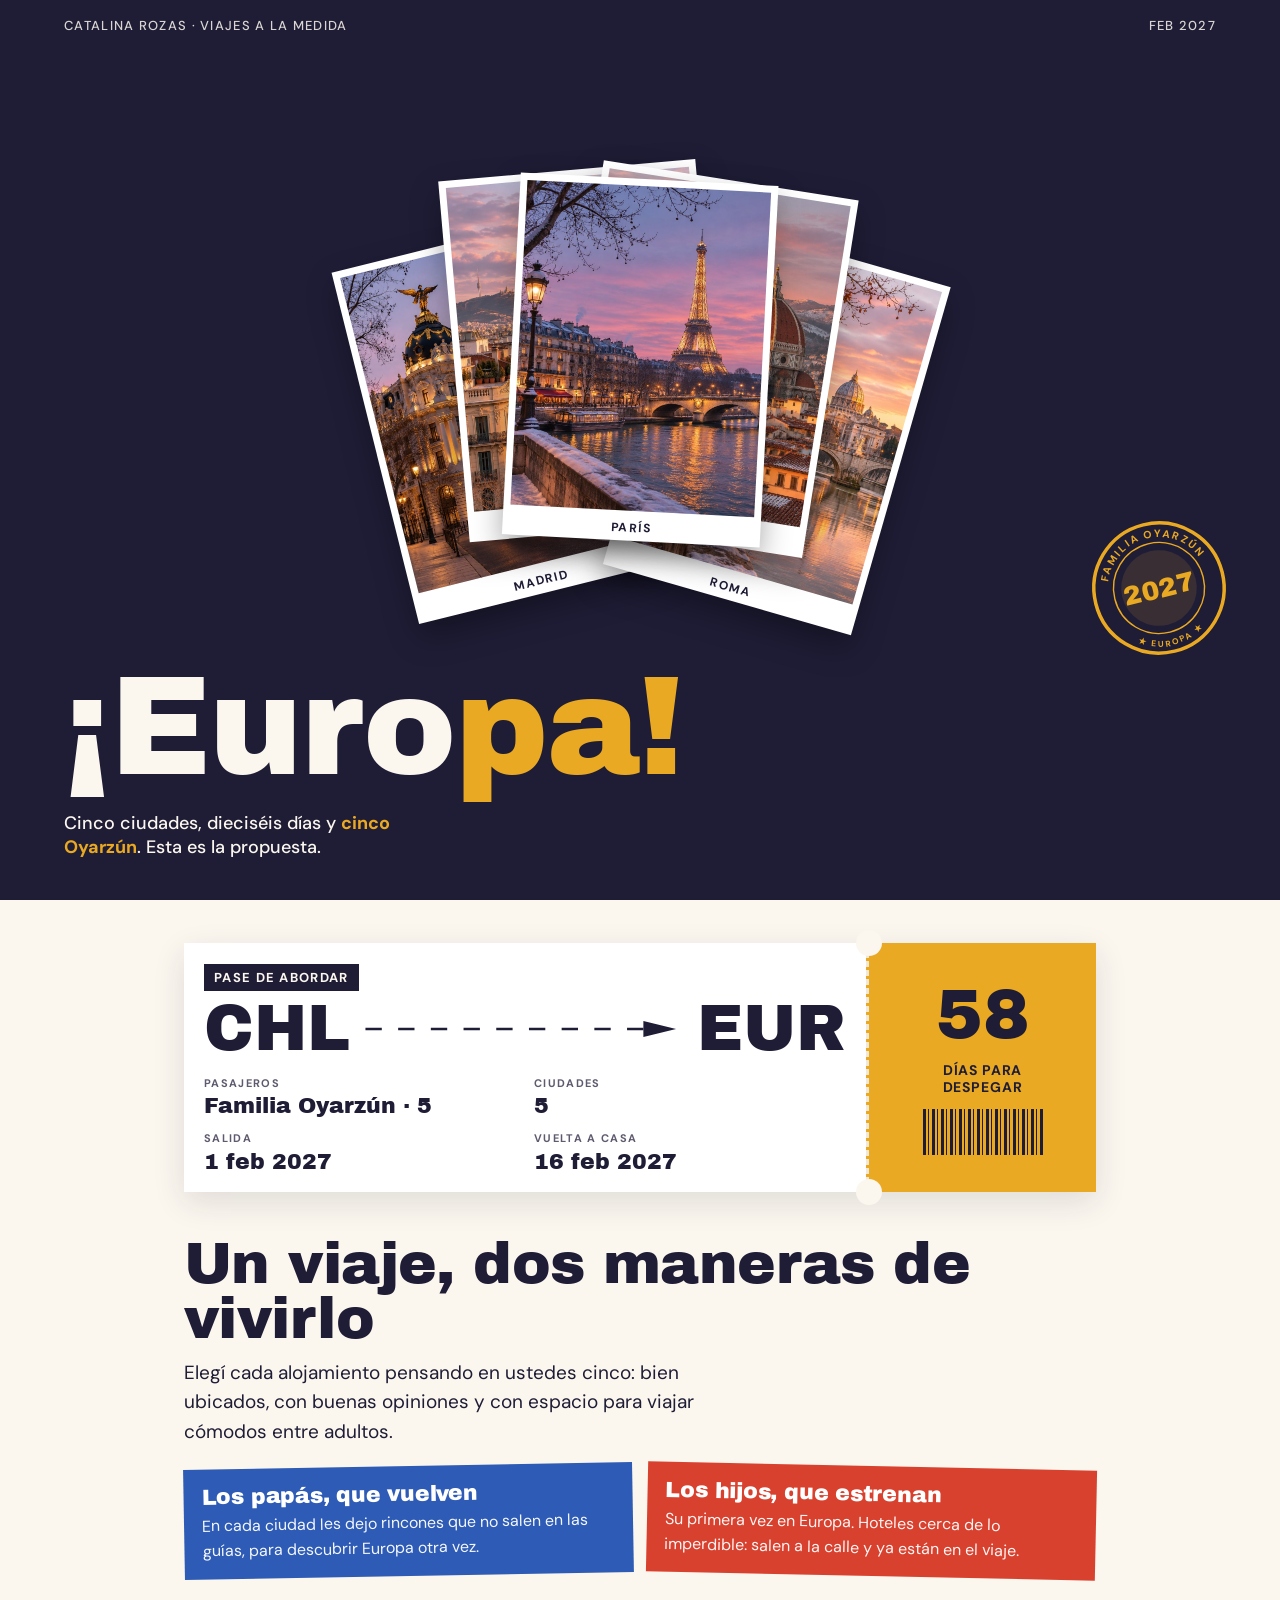
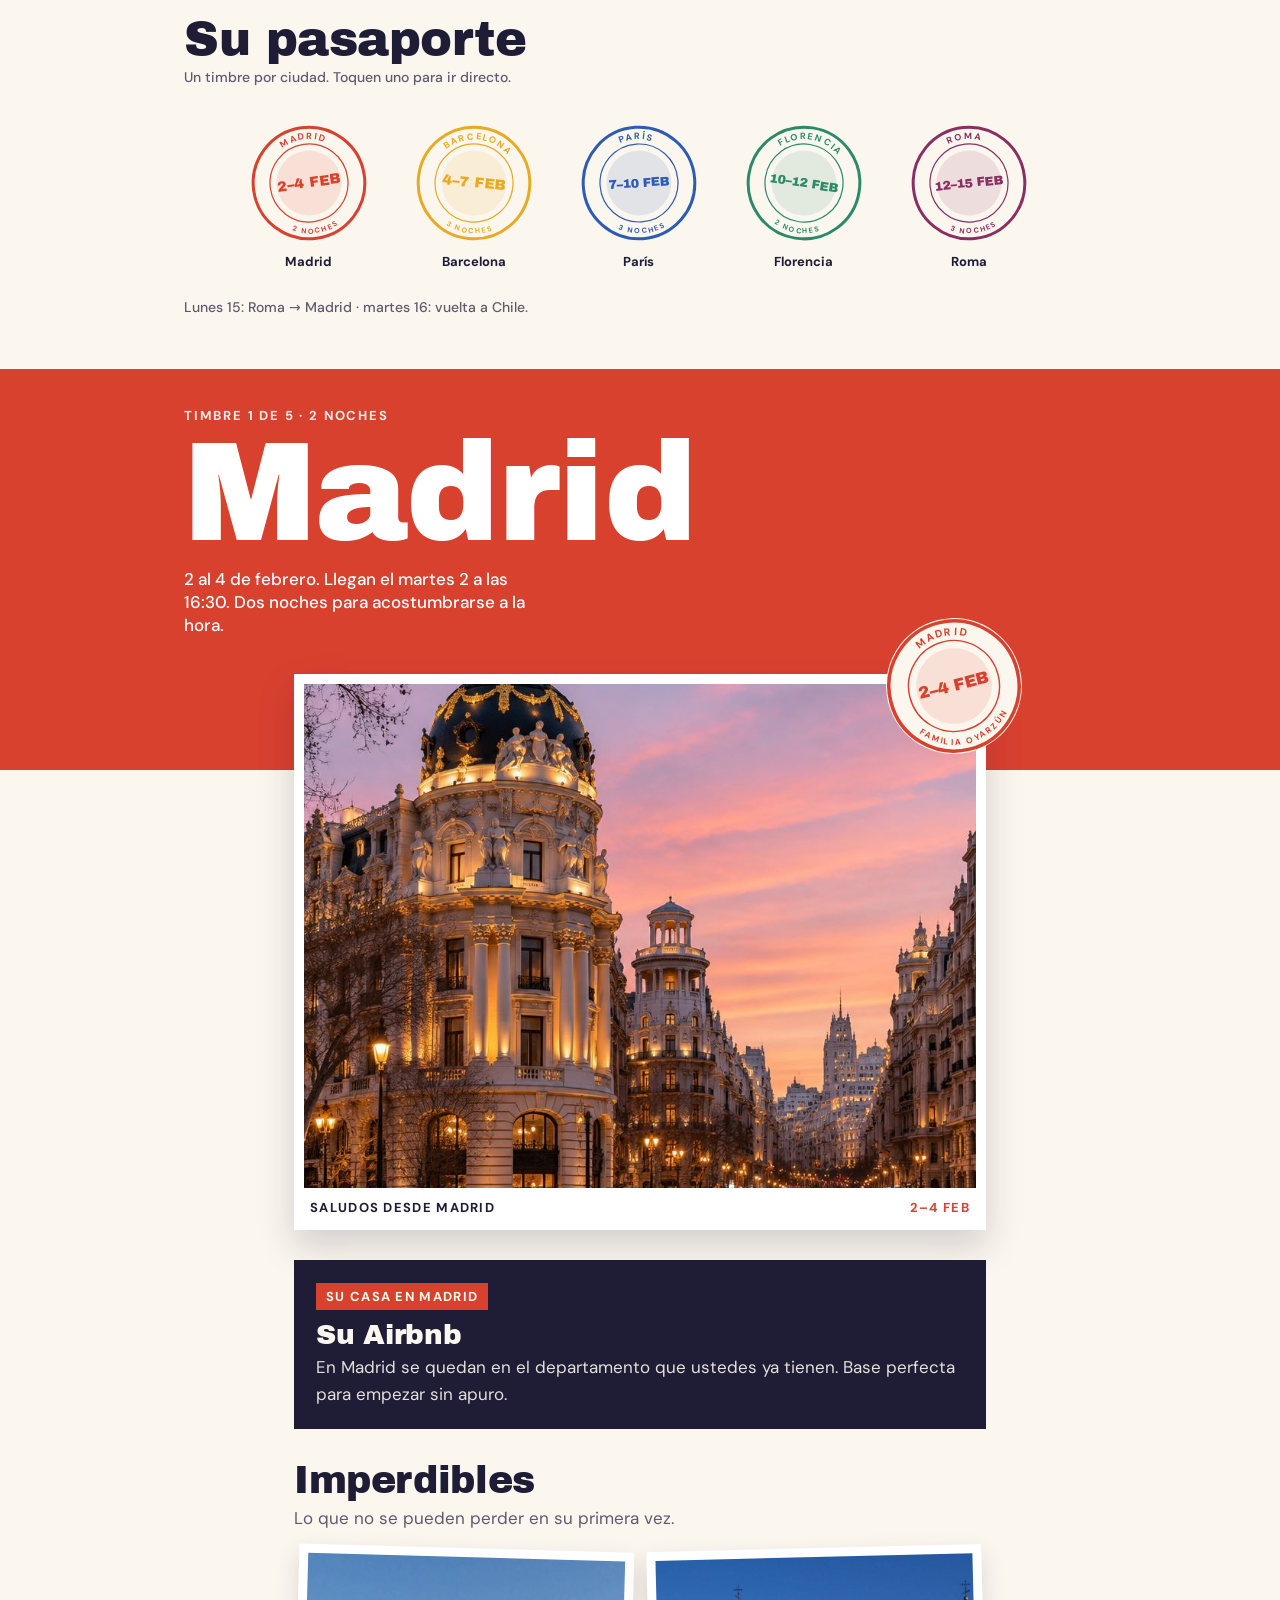
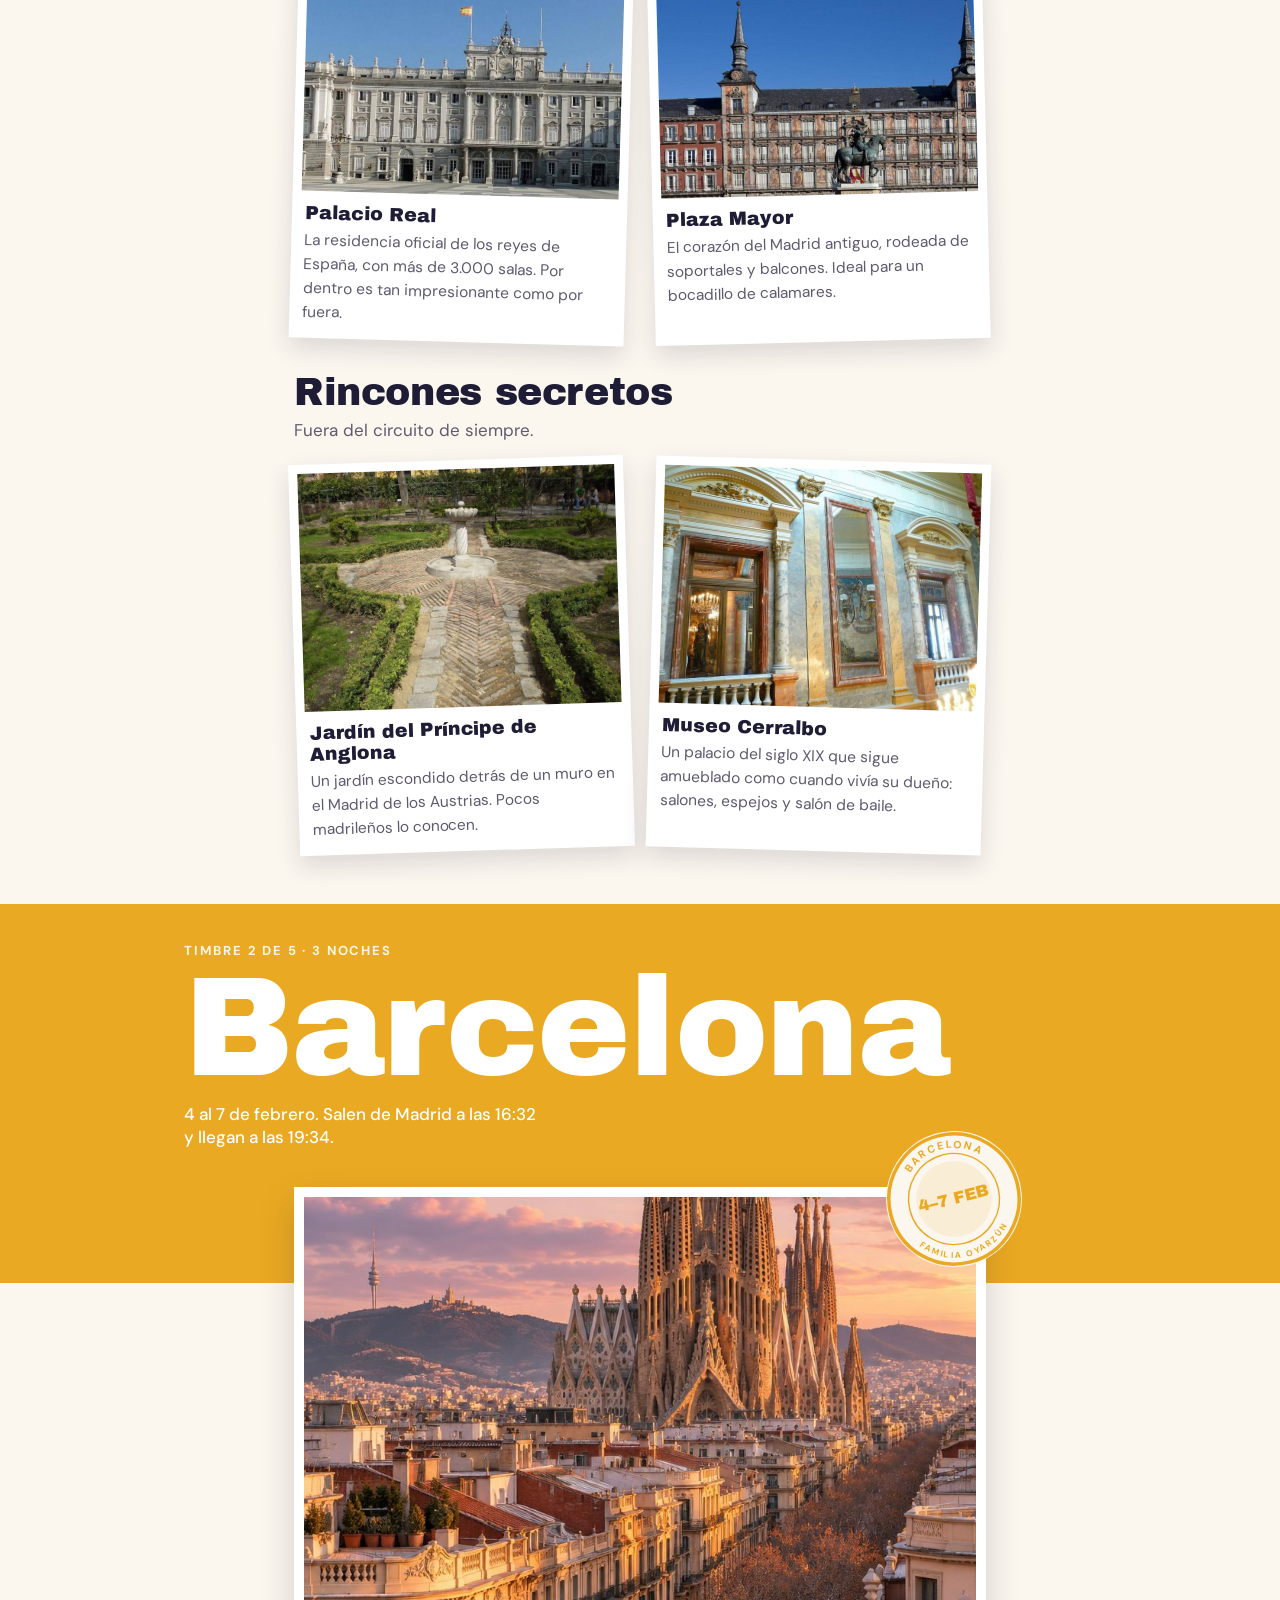
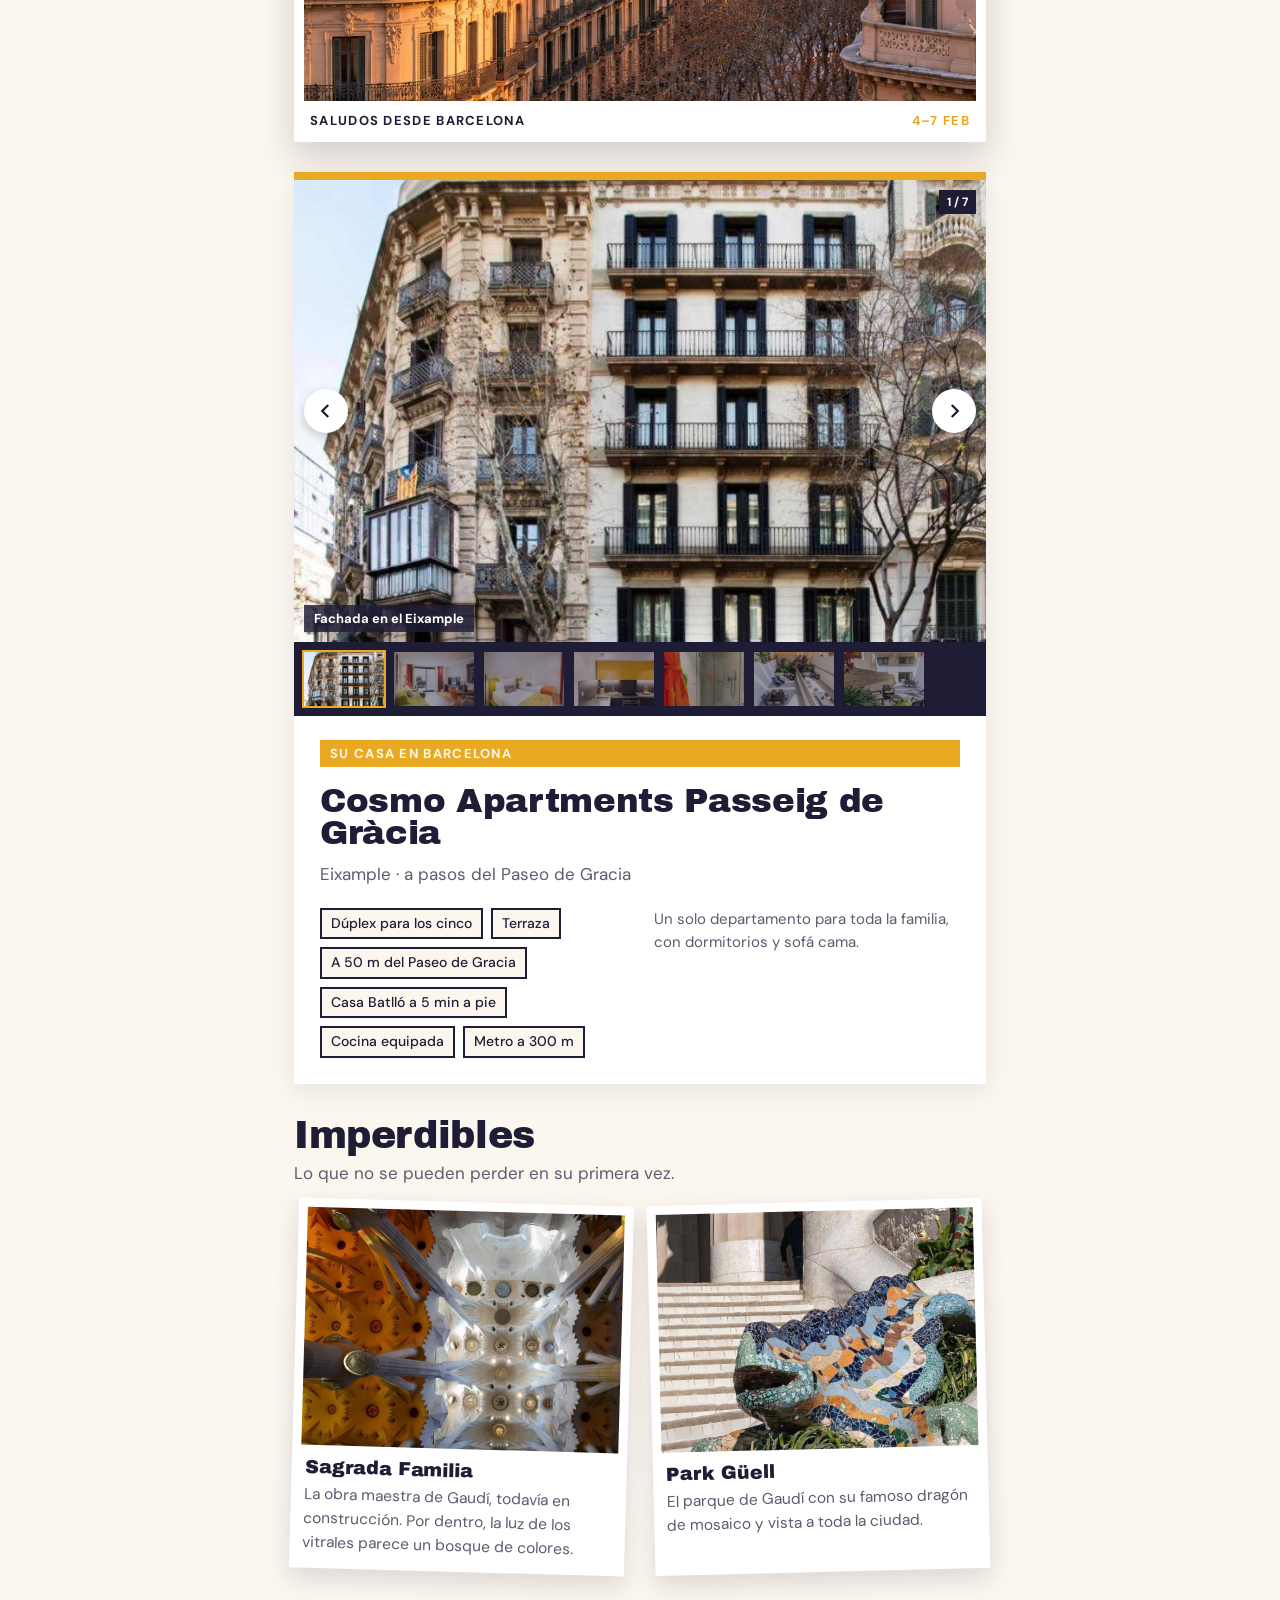
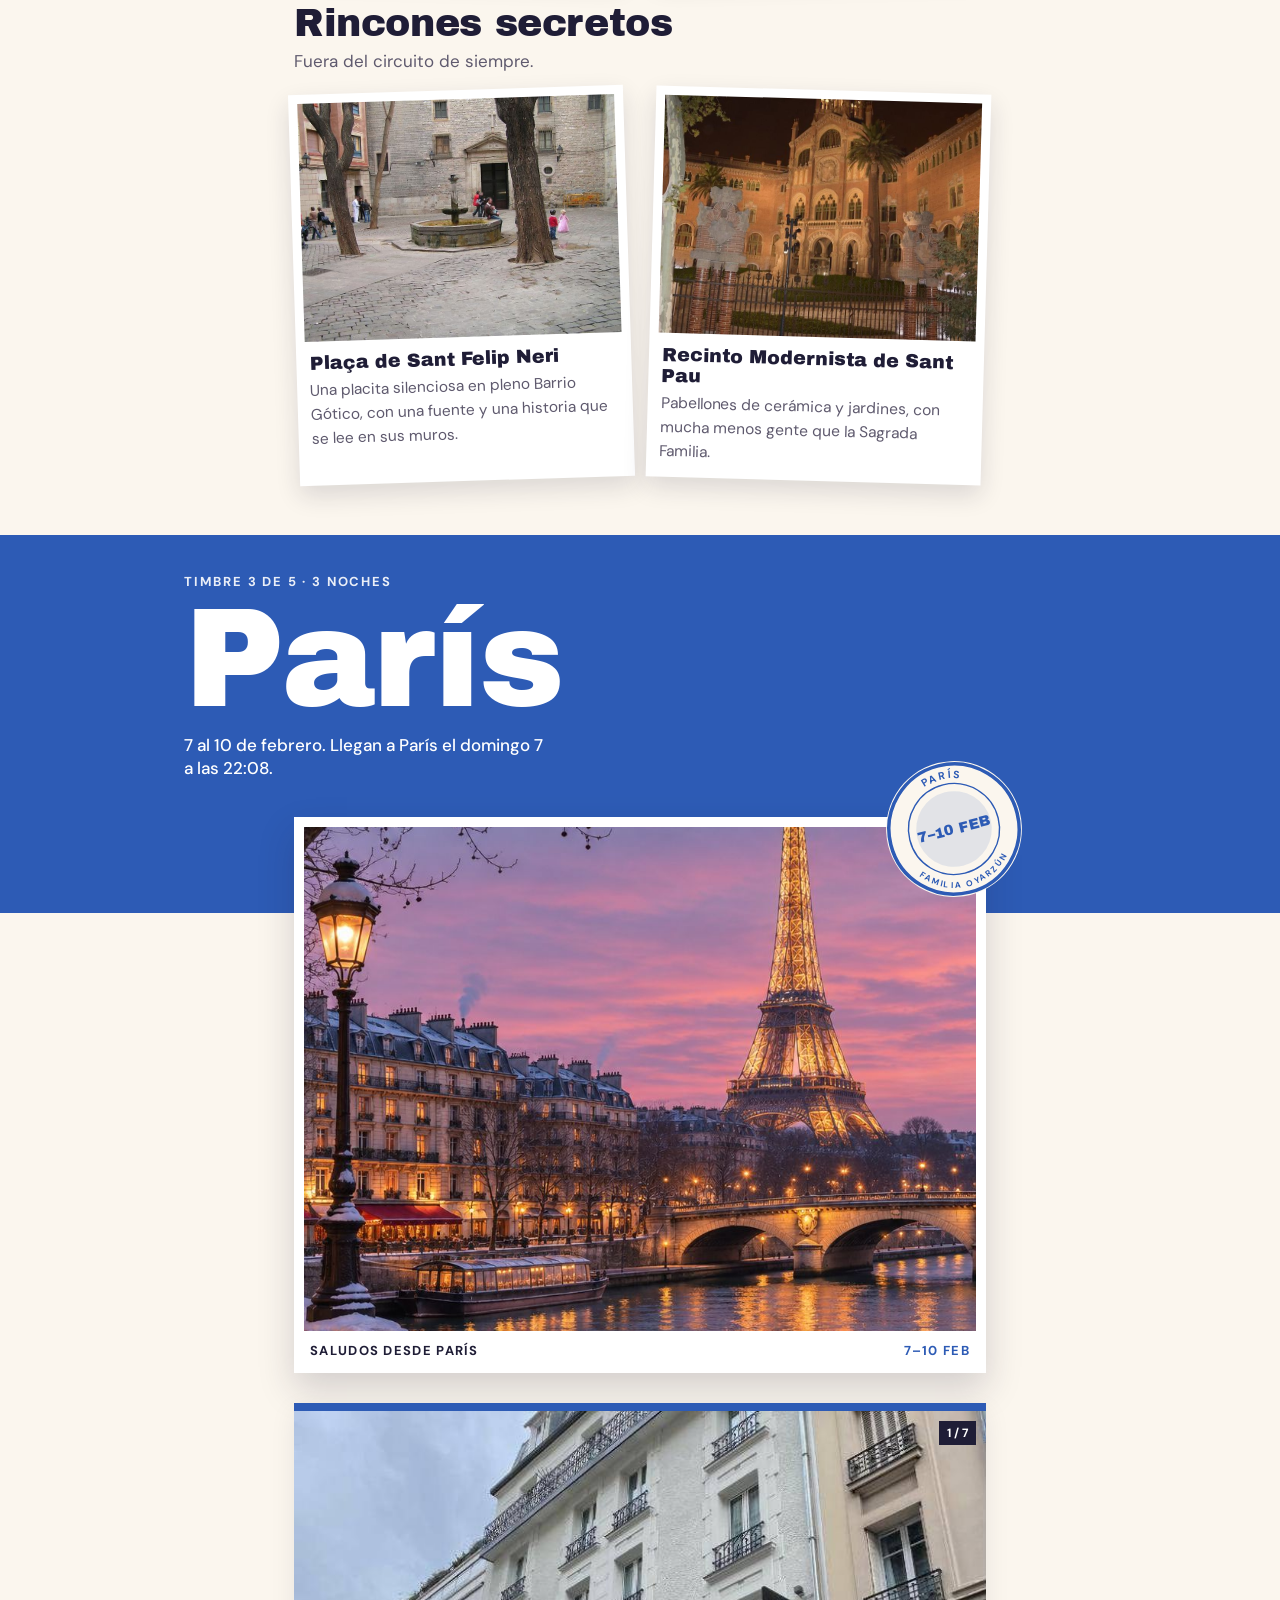
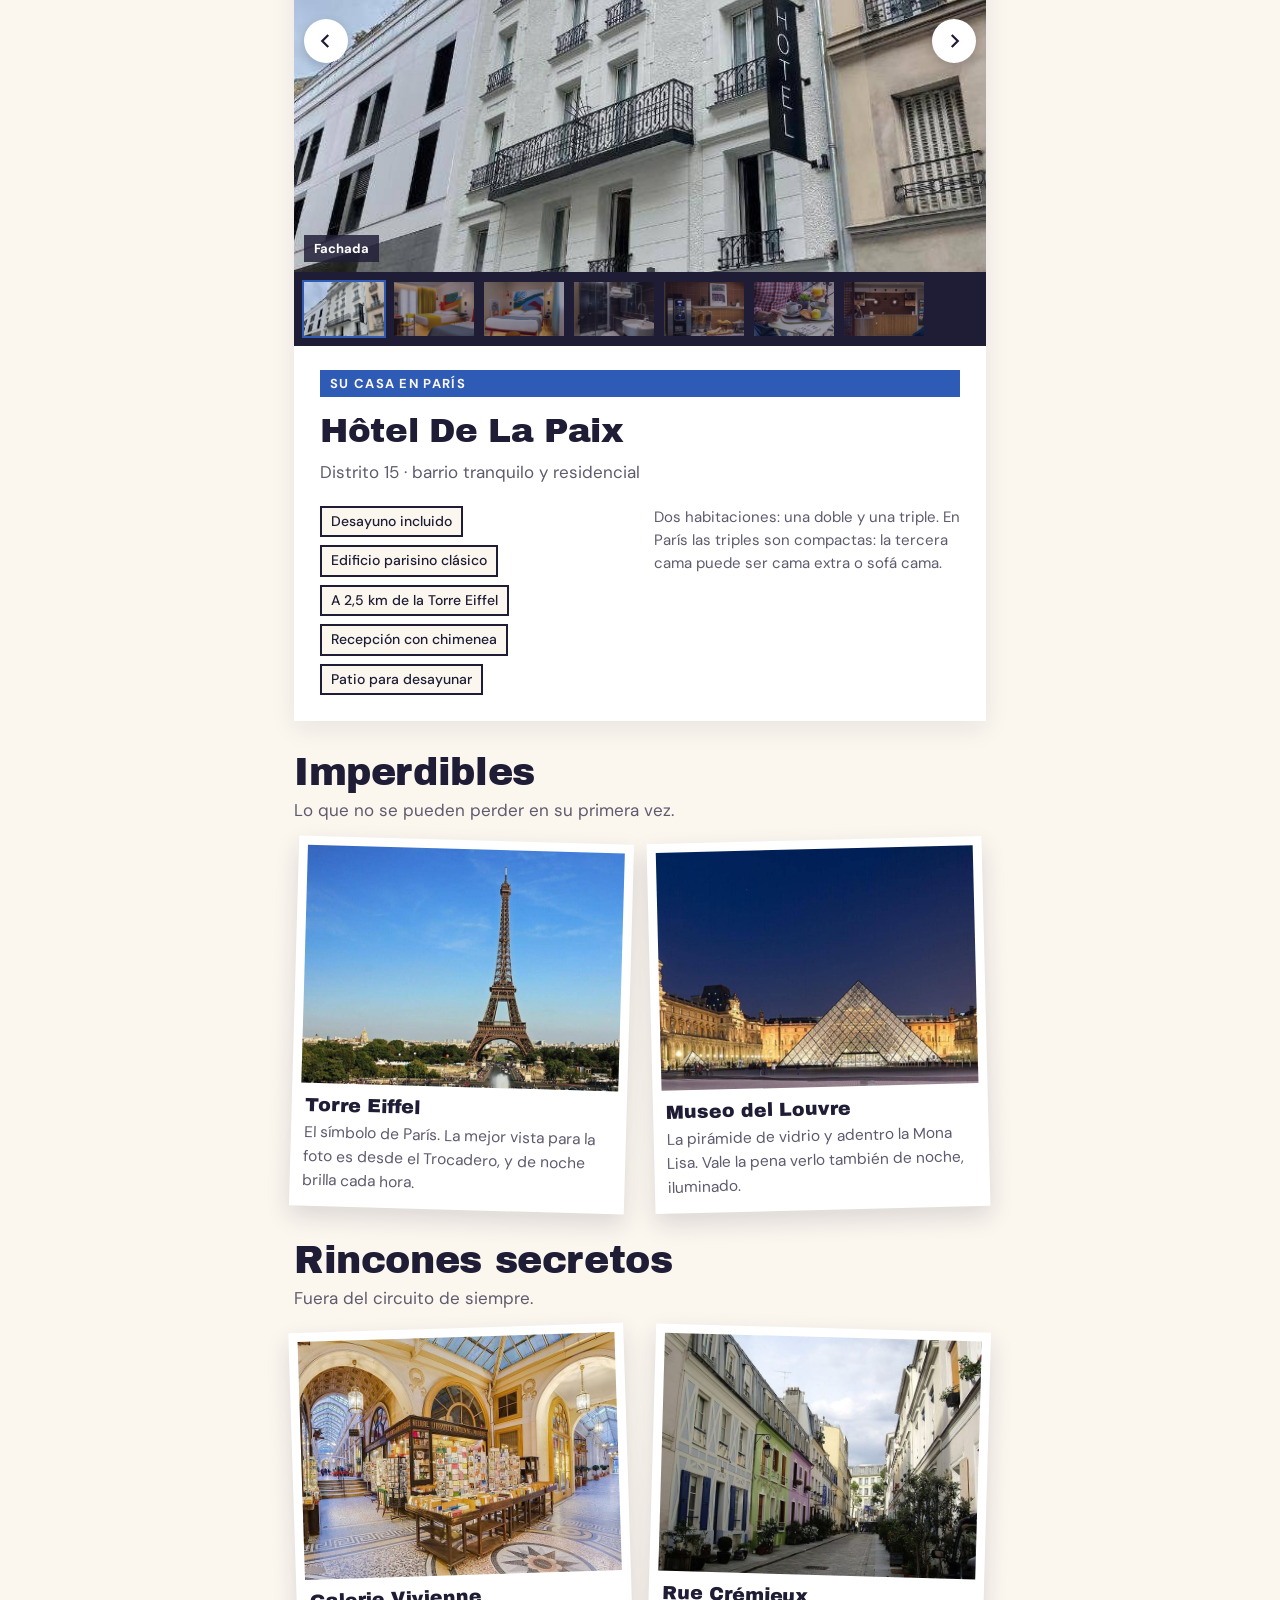
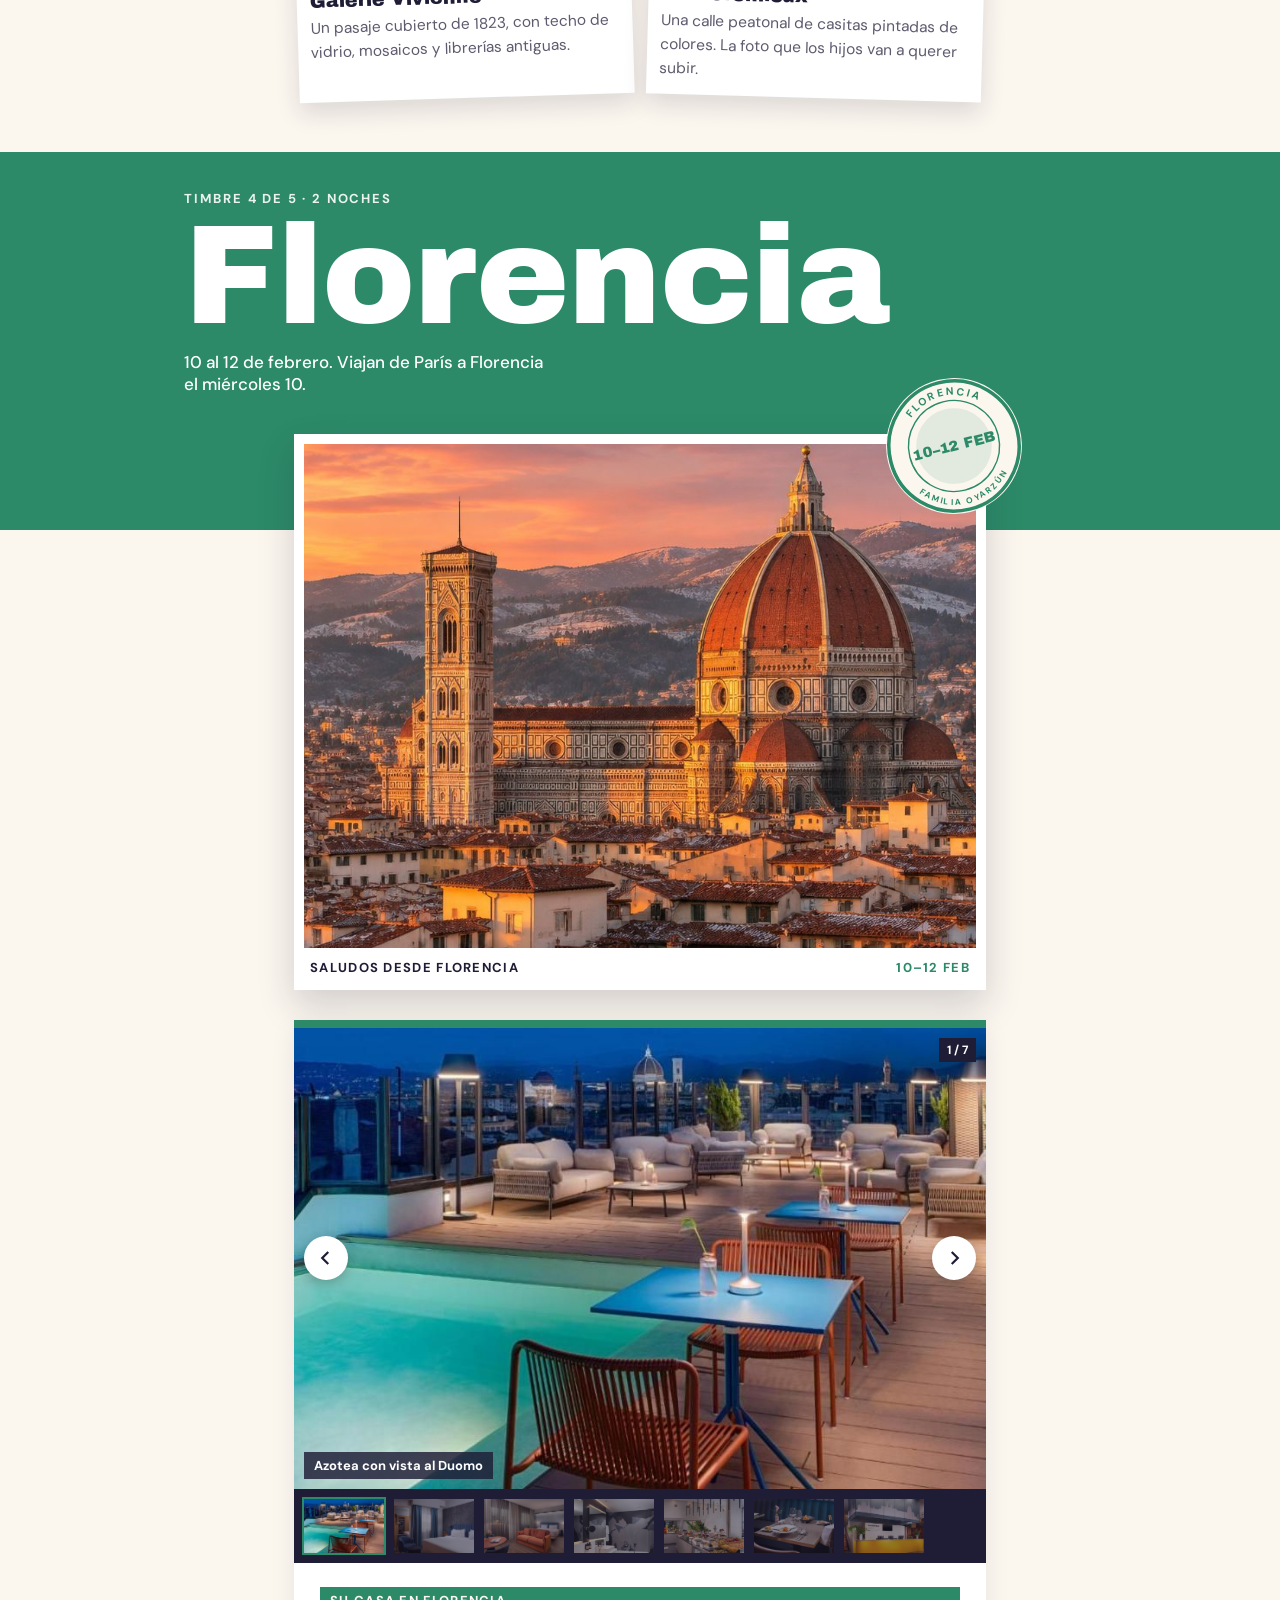
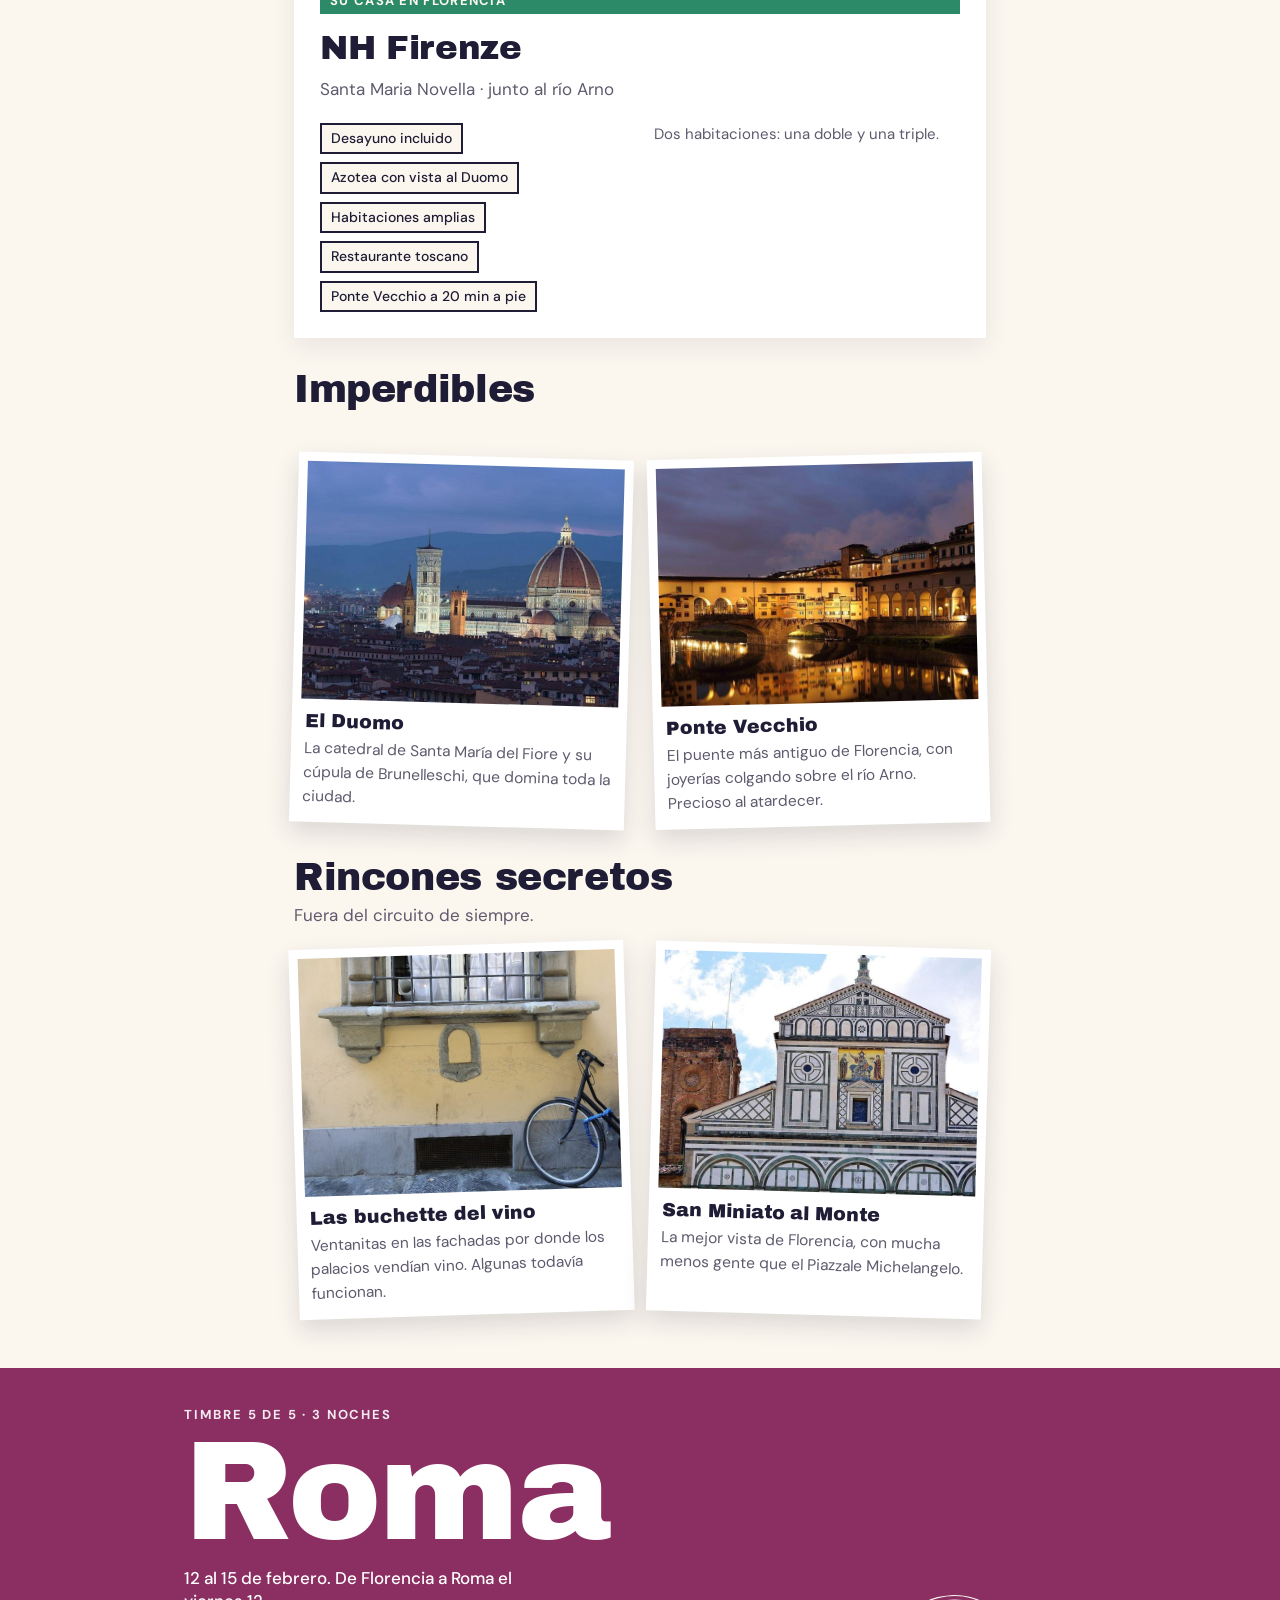
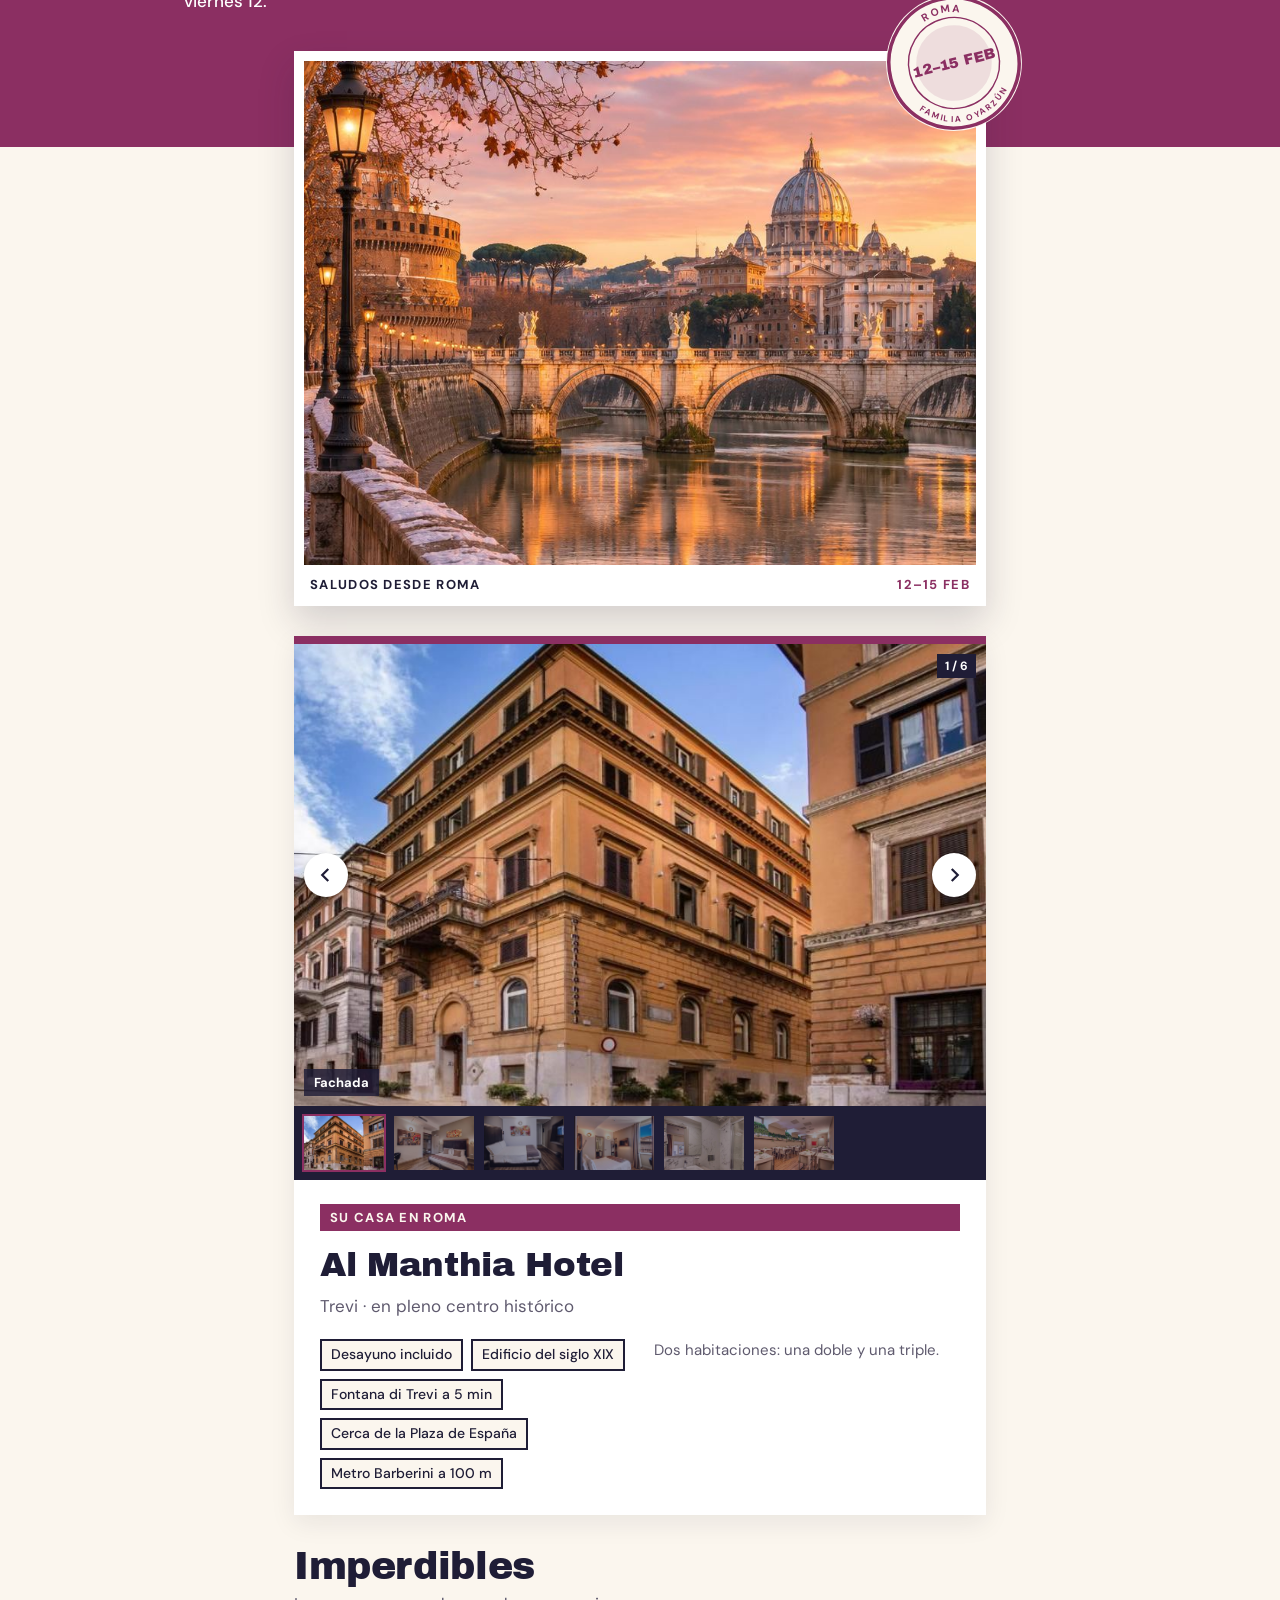
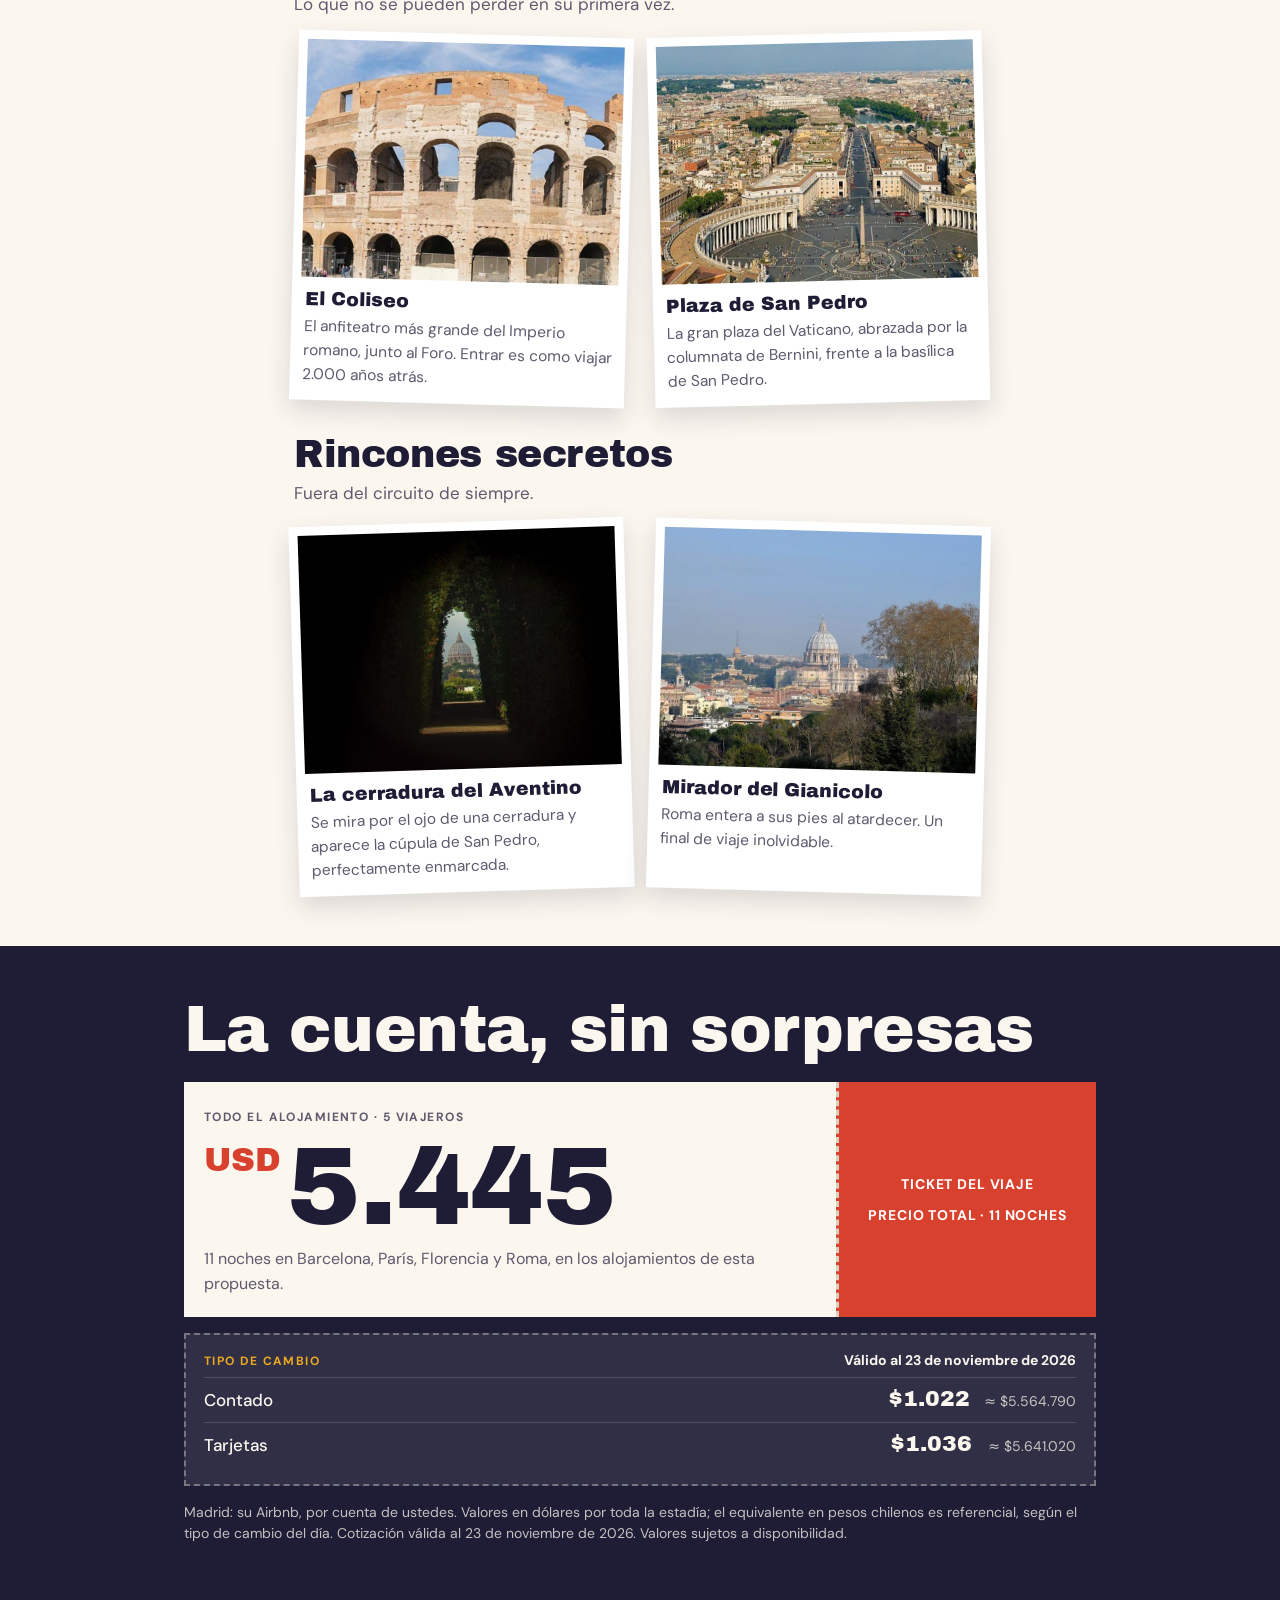
<file: eu-oyz-p3m/index.html>
<!DOCTYPE html>
<html lang="es">
<head>
<meta charset="utf-8">
<meta name="viewport" content="width=device-width, initial-scale=1">
<meta name="robots" content="noindex, nofollow">
<title>¡Europa! · Familia Oyarzún</title>
<meta name="description" content="Una propuesta de viaje preparada para la familia Oyarzún: Madrid, Barcelona, París, Florencia y Roma, febrero 2027.">
<meta property="og:type" content="website">
<meta property="og:title" content="¡Europa! · Familia Oyarzún">
<meta property="og:description" content="Madrid, Barcelona, París, Florencia y Roma · febrero 2027. Una propuesta de Catalina Rozas, viajes a la medida.">
<meta property="og:url" content="https://javierov.github.io/apps/eu-oyz-p3m/">
<meta property="og:image" content="https://javierov.github.io/apps/eu-oyz-p3m/img/portada-wa2.jpg">
<meta property="og:image:width" content="1200">
<meta property="og:image:height" content="630">
<meta property="og:locale" content="es_CL">
<meta name="twitter:card" content="summary_large_image">
<style>
/* VOICE: entusiasta y cercana, como una postal de alguien que ya está allá.
   IDEA: un pasaporte con timbres, pase de abordar y postales: el viaje se arma como un álbum.
   PICTURE: fotos tipo polaroid inclinadas y un timbre de color por ciudad que cae al hacer scroll.
   COLOUR and TYPE: papel #fbf6ee, tinta #1f1d36; un color por ciudad. Archivo Black + DM Sans.
   LAYOUT: portada con abanico de fotos, pase de abordar, tira de timbres, una postal por ciudad, ticket del precio. */
@font-face{font-family:AB;src:url(fonts/archivo-black-latin-400-normal.woff2) format("woff2");font-display:swap}
@font-face{font-family:DM;src:url(fonts/dm-sans-latin-400-normal.woff2) format("woff2");font-weight:400;font-display:swap}
@font-face{font-family:DM;src:url(fonts/dm-sans-latin-500-normal.woff2) format("woff2");font-weight:500;font-display:swap}
@font-face{font-family:DM;src:url(fonts/dm-sans-latin-700-normal.woff2) format("woff2");font-weight:700;font-display:swap}
:root{color-scheme:light;--pap:#fbf6ee;--pap2:#f1e8da;--ink:#1f1d36;--mut:#5f5a6e;
 --mad:#d9412f;--bcn:#eaa922;--par:#2d5bb5;--flo:#2c8a68;--rom:#8b2f62;
 --h:AB,"Arial Black",Impact,sans-serif;--t:DM,system-ui,sans-serif}
*{box-sizing:border-box;min-width:0}
html{scroll-behavior:smooth;scroll-padding-top:20px}
body{margin:0;background:var(--pap);color:var(--ink);font:17px/1.55 var(--t);overflow-x:clip;-webkit-font-smoothing:antialiased}
img{display:block;max-width:100%}
h1,h2,h3{font-family:var(--h);font-weight:400;margin:0;line-height:.95;letter-spacing:-.01em}
p{margin:0 0 .8em}
.wrap{max-width:1040px;margin:0 auto;padding:0 max(5vw,18px)}
.tag{display:inline-block;font:700 13px/1 var(--t);text-transform:uppercase;letter-spacing:.1em;padding:7px 10px;background:var(--ink);color:var(--pap)}

/* portada */
.cover{background:var(--ink);color:var(--pap);min-height:100svh;display:grid;grid-template-rows:auto 1fr auto;overflow:hidden;position:relative}
.ctop{display:flex;justify-content:space-between;gap:10px;padding:18px max(5vw,18px);font:500 13px/1.3 var(--t);text-transform:uppercase;letter-spacing:.1em;opacity:.85}
.fan{position:relative;height:100%;min-height:300px;max-height:520px;margin:0 auto;width:min(100%,560px);align-self:center}
.pol{position:absolute;left:50%;top:50%;width:46%;background:#fff;padding:7px 7px 30px;box-shadow:0 14px 30px rgba(0,0,0,.35);transform:translate(-50%,-50%) rotate(var(--r)) translate(var(--x),var(--y));transition:transform .5s cubic-bezier(.2,.9,.3,1.2)}
.pol img{aspect-ratio:3/4;width:100%;object-fit:cover}
.pol b{position:absolute;left:0;right:0;bottom:7px;text-align:center;font:700 12px/1 var(--t);text-transform:uppercase;letter-spacing:.12em;color:var(--ink)}
.cbot{padding:0 max(5vw,18px) 26px;position:relative}
.cover h1{font-size:clamp(60px,17vw,140px);line-height:.85;color:var(--pap)}
.cover h1 em{font-style:normal;color:var(--bcn)}
.cover .sub{margin-top:24px;font:500 18px/1.35 var(--t);max-width:30ch}
.cover .sub b{color:var(--bcn)}
.cstamp{position:absolute;right:max(4vw,12px);top:calc(-1 * clamp(104px,27vw,150px));z-index:6;width:clamp(92px,24vw,140px);transform:rotate(-14deg)}

/* pase de abordar */
.pass{margin:-1px 0 0;padding:44px 0 10px;background:var(--pap)}
.ticket{display:grid;grid-template-columns:minmax(0,1fr);background:#fff;box-shadow:0 10px 30px rgba(31,29,54,.12);position:relative}
.tk{padding:20px 20px 18px}
.tk .row{display:grid;grid-template-columns:repeat(2,minmax(0,1fr));gap:14px 18px;margin-top:16px}
.tk small{display:block;font:700 11px/1.2 var(--t);text-transform:uppercase;letter-spacing:.12em;color:var(--mut)}
.tk strong{display:block;font:400 22px/1.1 var(--h);margin-top:4px}
.tk .big{display:flex;align-items:center;justify-content:space-between;gap:10px;margin-top:6px}
.tk .big span{font:400 clamp(40px,12vw,64px)/1 var(--h)}
.tk .big svg{flex:1;height:30px;min-width:40px}
.tk .big i{display:block;font:700 11px/1.2 var(--t);font-style:normal;letter-spacing:.12em;text-transform:uppercase;color:var(--mut)}
.stub{border-top:3px dashed var(--pap2);padding:18px 20px;display:flex;align-items:center;justify-content:space-between;gap:12px;background:var(--bcn);position:relative}
.stub:before,.stub:after{content:"";position:absolute;top:-14px;width:26px;height:26px;border-radius:50%;background:var(--pap)}
.stub:before{left:-13px}.stub:after{right:-13px}
.stub b{font:400 clamp(44px,13vw,70px)/1 var(--h)}
.stub span{font:700 14px/1.25 var(--t);text-transform:uppercase;letter-spacing:.06em;max-width:15ch;text-align:right}
.bars{height:46px;width:120px;background:repeating-linear-gradient(90deg,var(--ink) 0 3px,transparent 3px 5px,var(--ink) 5px 6px,transparent 6px 9px)}

.hello{padding:34px 0 10px}
.hello h2{font-size:clamp(34px,9vw,58px)}
.hello p{font-size:19px;max-width:42ch;margin-top:12px}
.duo{display:grid;gap:14px;margin-top:20px}
.duo div{padding:18px 18px 16px;color:#fff;transform:rotate(var(--r))}
.duo h3{font-size:22px;margin-bottom:6px}
.duo p{margin:0;font-size:16px;opacity:.95}

/* tira de timbres */
.strip{padding:30px 0 40px}
.strip h2{font-size:clamp(30px,8vw,48px)}
.stamps{display:flex;gap:8px;overflow-x:auto;scroll-snap-type:x mandatory;padding:24px 0 22px;scrollbar-width:none;overscroll-behavior-x:contain}
.stamps::-webkit-scrollbar{display:none}
.stamps a{flex:0 0 calc(50% - 4px);scroll-snap-align:start;scroll-snap-stop:always;text-decoration:none;color:inherit;text-align:center}
@media (min-width:560px){.stamps a{flex-basis:calc(33.333% - 6px)}}
@media (min-width:860px){.stamps a{flex-basis:calc(20% - 7px)}}
.stamps a svg{width:min(120px,100%);height:auto;aspect-ratio:1;transform:rotate(var(--r))}
.stamps a small{display:block;font:700 13px/1.2 var(--t);margin-top:4px}
.via{font:500 14px/1.4 var(--t);color:var(--mut);margin-top:6px}

/* ciudad */
.city{padding:0 0 54px;position:relative}
.band{background:var(--c);color:#fff;padding:40px 0 120px;position:relative;overflow:hidden}
.band .wrap{position:relative}
.band .no{font:700 13px/1 var(--t);text-transform:uppercase;letter-spacing:.14em;opacity:.9}
.band h2{font-size:clamp(46px,13.5vw,140px);margin-top:8px;line-height:.9}
.band .when{font:500 17px/1.35 var(--t);margin-top:12px;max-width:30ch}
.bst{position:absolute;right:max(2vw,6px);top:-58px;z-index:4;width:clamp(96px,26vw,140px)}
.post{margin:-96px auto 0;max-width:820px;padding:0 max(5vw,18px);position:relative;z-index:2}
.card{background:#fff;padding:10px 10px 0;box-shadow:0 16px 34px rgba(31,29,54,.18);transform:rotate(-1.2deg)}
.card>img{width:100%;aspect-ratio:4/3;object-fit:cover}
.card .cap{display:flex;justify-content:space-between;gap:10px;align-items:center;padding:12px 6px 14px;font:700 13px/1.2 var(--t);text-transform:uppercase;letter-spacing:.1em}
.card .cap i{font-style:normal;color:var(--c)}
.stay{margin-top:30px;background:#fff;box-shadow:0 8px 24px rgba(31,29,54,.08);border-top:8px solid var(--c)}
.gw{position:relative}
.gal{display:flex;overflow-x:auto;scroll-snap-type:x mandatory;scrollbar-width:none}
.gal::-webkit-scrollbar{display:none}
.gal img{flex:0 0 100%;width:100%;aspect-ratio:4/3;object-fit:cover;scroll-snap-align:start}
.nb{position:absolute;top:50%;transform:translateY(-50%);width:44px;height:44px;border:0;border-radius:50%;background:#fff;color:var(--ink);cursor:pointer;display:grid;place-items:center;box-shadow:0 4px 12px rgba(0,0,0,.2)}
.nb svg{width:18px;height:18px}
.nb.l{left:10px}.nb.r{right:10px}
.nb:focus-visible,.gal:focus-visible{outline:3px solid var(--c);outline-offset:2px}
.cnt{position:absolute;right:10px;top:10px;background:var(--ink);color:#fff;font:700 12px/1 var(--t);padding:6px 8px}
.sb{padding:20px 20px 22px}
.sb .tag{background:var(--c)}
.sb h3{font-size:clamp(26px,6.5vw,34px);margin-top:12px}
.sb .zone{color:var(--mut);margin:6px 0 14px}
.chips{display:flex;flex-wrap:wrap;gap:8px}
.chips span{background:var(--pap);border:2px solid var(--ink);padding:5px 9px;font:500 14px/1.25 var(--t)}
.room{margin-top:14px;font-size:15px;color:var(--mut)}
.own{margin-top:30px;background:var(--ink);color:var(--pap);padding:22px}
.own h3{font-size:28px;margin:12px 0 6px}
.own p{margin:0;opacity:.9}
.own .tag{background:var(--c)}
.corners{margin-top:34px}
.corners h3{font-size:clamp(26px,7vw,38px)}
.corners>p{color:var(--mut);margin:6px 0 16px}
.pols{display:grid;gap:22px}
.pc{background:#fff;padding:9px 9px 14px;box-shadow:0 10px 24px rgba(31,29,54,.14);transform:rotate(var(--r))}
.pc img{width:100%;aspect-ratio:4/3;object-fit:cover}
.pc b{display:block;font:400 19px/1.1 var(--h);margin:12px 4px 4px}
.pc p{margin:0 4px;font-size:15.5px;color:var(--mut)}

/* precio */
.price{background:var(--ink);color:var(--pap);padding:54px 0}
.price h2{font-size:clamp(36px,10vw,64px)}
.pt{margin-top:22px;background:var(--pap);color:var(--ink);display:grid;grid-template-columns:minmax(0,1fr)}
.pt .a{padding:20px}
.pt .a small{font:700 12px/1.2 var(--t);letter-spacing:.12em;text-transform:uppercase;color:var(--mut)}
.pt .n{font:400 clamp(60px,19vw,110px)/.95 var(--h);margin-top:6px}
.pt .n span{font-size:.3em;vertical-align:1.6em;margin-right:6px;color:var(--mad)}
.pt .a p{margin:8px 0 0;color:var(--mut);font-size:16px}
.pt .b{border-top:3px dashed #d9cfbf;padding:16px 20px;background:var(--mad);color:#fff;display:flex;justify-content:space-between;align-items:center;gap:12px;flex-wrap:wrap}
.pt .b span{font:700 14px/1.3 var(--t);text-transform:uppercase;letter-spacing:.06em}
.tog{background:#fff;color:var(--ink);border:0;font:700 15px/1 var(--t);padding:13px 16px;cursor:pointer;min-height:44px}
.tog:focus-visible{outline:3px solid var(--bcn)}
.det{display:none;margin-top:14px}
.det.open{display:block}
.det div{display:flex;justify-content:space-between;gap:12px;padding:10px 0;border-bottom:1px solid rgba(251,246,238,.18)}
.det div span:first-child{display:flex;align-items:center;gap:10px}
.det div span:first-child i{width:12px;height:12px;border-radius:50%;background:var(--c)}
.det div span:last-child{font-weight:700;white-space:nowrap}
.det .t{border:0;font-weight:700}
.note{font-size:14px;opacity:.75;margin-top:16px}

/* stickers */
.why{padding:52px 0 30px}
.why h2{font-size:clamp(34px,9vw,58px)}
.stk{display:grid;gap:16px;margin-top:22px}
.stk div{padding:20px;color:#fff;transform:rotate(var(--r));box-shadow:0 8px 18px rgba(31,29,54,.15)}
.stk b{display:block;font:400 22px/1.1 var(--h);margin-bottom:6px}
.stk p{margin:0;font-size:16px}

/* cierre */
.end{padding:40px 0 70px;text-align:center}
.end h2{font-size:clamp(42px,13vw,110px);line-height:.85}
.end p{max-width:30ch;margin:16px auto 26px;font-size:19px}
.go{will-change:transform;display:inline-grid;place-items:center;width:200px;height:200px;border-radius:50%;background:var(--mad);color:#fff;text-decoration:none;font:400 26px/1 var(--h);text-transform:uppercase;box-shadow:0 0 0 6px var(--pap),0 0 0 9px var(--mad),0 14px 30px rgba(217,65,47,.35);transform:rotate(-8deg);transition:transform .25s}
.go:hover{transform:rotate(0) scale(1.04)}
.go:focus-visible{outline:3px solid var(--ink);outline-offset:12px}
.go small{display:block;font:700 12px/1.2 var(--t);letter-spacing:.12em;margin-top:6px}
.go svg{width:30px;height:30px;margin:0 auto 8px}
.sig{margin-top:34px;font-size:16px;color:var(--mut)}
.sig b{display:block;font:400 22px/1.1 var(--h);color:var(--ink)}
.foot{background:var(--ink);color:#a7a2b8;font-size:13px;padding:18px max(5vw,18px) 26px}
.foot a{color:#d6d1e4}

.rv{opacity:0;transform:translateY(26px) rotate(var(--r,0deg));transition:opacity .6s ease,transform .6s ease}
.rv.in{opacity:1;transform:rotate(var(--r,0deg))}
.slam{opacity:0;transform:scale(1.7) rotate(-30deg)}
.slam.in{opacity:1;transform:scale(1) rotate(-14deg);transition:transform .45s cubic-bezier(.3,1.6,.5,1),opacity .2s}
@media (prefers-reduced-motion:reduce){.rv,.slam{opacity:1!important;transition:none!important}.slam{transform:rotate(-14deg)}html{scroll-behavior:auto}.pol{transition:none}}

@media (min-width:760px){
 .ticket{grid-template-columns:minmax(0,1fr) 230px}
 .stub{border-top:0;border-left:3px dashed var(--pap2);flex-direction:column;justify-content:center;text-align:center}
 .stub span{text-align:center}
 .stub:before{left:-13px;top:-13px}.stub:after{left:-13px;right:auto;top:auto;bottom:-13px}
 .duo,.pols{grid-template-columns:1fr 1fr}
 .stay .sb{display:grid;grid-template-columns:1fr 1fr;gap:6px 28px;padding:24px 26px 26px}.stay .sb>.tag,.stay .sb>h3,.stay .sb>.zone{grid-column:1/-1}.stay .sb .room{margin-top:0}
 .stk{grid-template-columns:repeat(3,1fr)}
 .pt{grid-template-columns:minmax(0,1fr) 260px}
 .pt .b{border-top:0;border-left:3px dashed #d9cfbf;flex-direction:column;justify-content:center;text-align:center}
}
.vid{background:var(--ink);color:var(--pap);padding:52px 0}.vid h2{font-size:clamp(36px,10vw,62px);margin-bottom:22px;color:var(--pap)}.vbox{position:relative;max-width:460px;margin:0 auto;background:#fff;padding:10px 10px 46px;transform:rotate(-1.5deg);box-shadow:0 18px 40px rgba(0,0,0,.4)}.vbox video{display:block;width:100%;aspect-ratio:4/5;background:#1f1d36}.vbox>b{position:absolute;left:0;right:0;bottom:14px;text-align:center;font:700 13px/1 var(--t);letter-spacing:.14em;text-transform:uppercase;color:var(--ink)}.snd{position:absolute;left:22px;top:22px;display:flex;align-items:center;gap:8px;background:var(--mad);color:#fff;border:0;font:700 15px/1 var(--t);padding:12px 14px;min-height:44px;cursor:pointer}.snd svg{width:20px;height:20px}.snd:focus-visible{outline:3px solid #fff}.snd.off{display:none}
.sig b,.sig span{display:block;opacity:0;transform:translateX(-48px);transition:opacity .35s ease-out,transform .35s ease-out}
.sig span{transition-delay:.18s}
.sig.in b,.sig.in span{opacity:1;transform:none}
@media (prefers-reduced-motion:reduce){.sig b,.sig span{opacity:1;transform:none;transition:none}}
html{overflow-x:clip}
html,body{max-width:100%}
.sw{position:relative;padding:0 46px}.sw.rv{transform:translateY(26px)}.sw.rv.in{transform:none}
.sw:after{content:none}
.sw.end:after{opacity:0}
.sa{position:absolute;top:76px;transform:translateY(-50%);z-index:2;width:48px;height:48px;border-radius:50%;border:0;background:var(--ink);color:var(--pap);display:grid;place-items:center;cursor:pointer;box-shadow:0 6px 16px rgba(31,29,54,.3);transition:opacity .25s,transform .2s}
.sa svg{width:22px;height:22px}
.sa.l{left:-4px}.sa.r{right:-4px}
.sa:active{transform:translateY(-50%) scale(.92)}
.sa:focus-visible{outline:3px solid var(--bcn);outline-offset:2px}
.sa[hidden]{display:grid;opacity:0;pointer-events:none}
.sa.r:not([hidden]){animation:nudge 1.6s ease-in-out 3}
@keyframes nudge{0%,100%{transform:translateY(-50%)}50%{transform:translateY(-50%) translateX(5px)}}
@media (prefers-reduced-motion:reduce){.sa.r{animation:none!important}}
.fx{margin-top:16px;background:rgba(251,246,238,.08);border:2px dashed rgba(251,246,238,.35);padding:16px 18px}
.fxh{display:flex;justify-content:space-between;align-items:baseline;gap:6px 14px;flex-wrap:wrap;margin-bottom:8px}
.fxh small{font:700 12px/1.2 var(--t);letter-spacing:.12em;text-transform:uppercase;color:var(--bcn)}
.fxh b{font:700 14px/1.3 var(--t)}
.fxr{display:grid;grid-template-columns:minmax(0,1fr) auto auto;gap:14px;align-items:baseline;padding:9px 0;border-top:1px solid rgba(251,246,238,.15)}
.fxr span{font-weight:500}
.fxr strong{font:400 22px/1 var(--h);white-space:nowrap}
.fxr em{font-style:normal;font-size:14px;opacity:.75;white-space:nowrap;text-align:right;min-width:9ch}
.gf{flex:0 0 100%;margin:0;position:relative;scroll-snap-align:start}
.gf img{width:100%;aspect-ratio:4/3;object-fit:cover;display:block}
.gf figcaption{position:absolute;left:10px;bottom:10px;background:rgba(31,29,54,.82);color:#fff;font:700 13px/1 var(--t);padding:7px 10px}
.gf img{aspect-ratio:3/2!important}
.th{display:flex;gap:6px;overflow-x:auto;padding:8px;background:var(--ink);scrollbar-width:none}
.th::-webkit-scrollbar{display:none}
.th button{flex:0 0 auto;width:64px;height:46px;padding:0;border:2px solid transparent;background:none;cursor:pointer;opacity:.55;transition:opacity .2s,border-color .2s}
.th button img{width:100%;height:100%;object-fit:cover;display:block}
.th button.on{opacity:1;border-color:var(--c)}
.th button:focus-visible{outline:2px solid #fff}
@media (min-width:760px){.th button{width:84px;height:58px}}
</style>
</head>
<body>

<header class="cover">
 <div class="ctop"><span>Catalina Rozas · Viajes a la medida</span><span>Feb 2027</span></div>
 <div class="fan" id="fan"></div>
 <div class="cbot">
  <h1>¡Euro<em>pa!</em></h1>
  <p class="sub">Cinco ciudades, dieciséis días y <b>cinco Oyarzún</b>. Esta es la propuesta.</p>
  <svg class="cstamp slam" id="cst" viewBox="0 0 200 200" aria-hidden="true"></svg>
 </div>
</header>

<section class="pass">
 <div class="wrap">
  <div class="ticket rv">
   <div class="tk">
    <span class="tag">Pase de abordar</span>
    <div class="big"><span>CHL</span><svg viewBox="0 0 120 30" preserveAspectRatio="none" aria-hidden="true"><path d="M2 15H108" stroke="#1f1d36" stroke-width="2.5" stroke-dasharray="6 6"/><path d="M104 7l12 8-12 8z" fill="#1f1d36"/></svg><span>EUR</span></div>
    <div class="row">
     <div><small>Pasajeros</small><strong>Familia Oyarzún · 5</strong></div>
     <div><small>Ciudades</small><strong>5</strong></div>
     <div><small>Salida</small><strong>1 feb 2027</strong></div>
     <div><small>Vuelta a casa</small><strong>16 feb 2027</strong></div>
    </div>
   </div>
   <div class="stub" id="stub"><b id="days">16</b><span id="dl">días de viaje</span><div class="bars" aria-hidden="true"></div></div>
  </div>
 </div>
</section>

<section class="hello">
 <div class="wrap">
  <h2 class="rv">Un viaje, dos maneras de vivirlo</h2>
  <p class="rv">Elegí cada alojamiento pensando en ustedes cinco: bien ubicados, con buenas opiniones y con espacio para viajar cómodos entre adultos.</p>
  <div class="duo">
   <div class="rv" style="--r:-1deg;background:var(--par)"><h3>Los papás, que vuelven</h3><p>En cada ciudad les dejo rincones que no salen en las guías, para descubrir Europa otra vez.</p></div>
   <div class="rv" style="--r:1.2deg;background:var(--mad)"><h3>Los hijos, que estrenan</h3><p>Su primera vez en Europa. Hoteles cerca de lo imperdible: salen a la calle y ya están en el viaje.</p></div>
  </div>
 </div>
</section>

<section class="strip">
 <div class="wrap">
  <h2 class="rv">Su pasaporte</h2>
  <p class="via rv">Un timbre por ciudad. Toquen uno para ir directo.</p>
  <div class="sw rv"><button class="sa l" id="sl" aria-label="Timbres anteriores"><svg viewBox="0 0 24 24" aria-hidden="true"><path d="M15 4l-8 8 8 8" fill="none" stroke="currentColor" stroke-width="3" stroke-linecap="round" stroke-linejoin="round"/></svg></button><div class="stamps" id="stamps"></div><button class="sa r" id="sr" aria-label="Más timbres"><svg viewBox="0 0 24 24" aria-hidden="true"><path d="M9 4l8 8-8 8" fill="none" stroke="currentColor" stroke-width="3" stroke-linecap="round" stroke-linejoin="round"/></svg></button></div>
  <p class="via">Lunes 15: Roma → Madrid · martes 16: vuelta a Chile.</p>
 </div>
</section>

<main id="chapters"></main>

<section class="price" id="estadia">
 <div class="wrap">
  <h2 class="rv">La cuenta, sin sorpresas</h2>
  <div class="pt rv">
   <div class="a"><small>Todo el alojamiento · 5 viajeros</small><div class="n"><span>USD</span>5.445</div><p>11 noches en Barcelona, París, Florencia y Roma, en los alojamientos de esta propuesta.</p></div>
   <div class="b"><span>Ticket del viaje</span><span>Precio total · 11 noches</span></div>
  </div>
  <div class="fx rv">
   <div class="fxh"><small>Tipo de cambio</small><b>Válido al 23 de noviembre de 2026</b></div>
   <div class="fxr"><span>Contado</span><strong>$1.022</strong><em>≈ $5.564.790</em></div>
   <div class="fxr"><span>Tarjetas</span><strong>$1.036</strong><em>≈ $5.641.020</em></div>
  </div>
  <p class="note">Madrid: su Airbnb, por cuenta de ustedes. Valores en dólares por toda la estadía; el equivalente en pesos chilenos es referencial, según el tipo de cambio del día. Cotización válida al 23 de noviembre de 2026. Valores sujetos a disponibilidad.</p>
 </div>
</section>

<section class="why">
 <div class="wrap">
  <h2 class="rv">Viajar conmigo</h2>
  <div class="stk">
   <div class="rv" style="--r:-1.5deg;background:var(--flo)"><b>Elegidos a mano</b><p>No es una lista de búsqueda: revisé ubicación, opiniones y espacio para cinco adultos.</p></div>
   <div class="rv" style="--r:1deg;background:var(--rom)"><b>Una ruta que calza</b><p>Fechas, ciudades y traslados pensados como un solo viaje, no como reservas sueltas.</p></div>
   <div class="rv" style="--r:-.8deg;background:var(--par)"><b>Su asesora por WhatsApp</b><p>Antes y durante el viaje, si algo cambia o surge una duda, me escriben directo a mí.</p></div>
  </div>
 </div>
</section>

<section class="vid"><div class="wrap"><h2 class="rv">¡Dale play!</h2><div class="vbox rv"><video id="vid" src="img/video-europa-30s-v7.mp4" poster="img/poster-europa-v7.jpg" muted playsinline loop preload="metadata" controls></video><b>Europa en 30 segundos</b><button class="snd" id="snd"><svg viewBox="0 0 24 24" aria-hidden="true"><path d="M4 9h4l5-4v14l-5-4H4z" fill="currentColor"/><path d="M16 8.5a5 5 0 0 1 0 7M18.5 6a8.5 8.5 0 0 1 0 12" fill="none" stroke="currentColor" stroke-width="2"/></svg>Con música</button></div></div></section>

<section class="end">
 <div class="wrap">
  <h2 class="rv">¿Partimos?</h2>
  <p class="rv">Si les gusta, me escriben y dejamos todo reservado.</p>
  <a class="go" id="wa" href="#"><span><svg viewBox="0 0 24 24" aria-hidden="true"><path fill="#fff" d="M12 2a10 10 0 0 0-8.6 15.1L2 22l5-1.3A10 10 0 1 0 12 2zm5.3 14.1c-.2.6-1.3 1.2-1.8 1.2s-1 .3-3.3-.7a11 11 0 0 1-4.4-3.9c-.3-.5-1-1.5-1-2.8s.7-2 1-2.3.6-.3.8-.3h.6c.2 0 .4 0 .6.5l.9 2.1c.1.2.1.4 0 .6l-.4.6-.4.4c-.1.1-.3.3-.1.6.2.3.8 1.3 1.7 2.1 1.2 1 2.1 1.3 2.4 1.5.3.1.5.1.6-.1l.9-1.1c.2-.3.4-.2.6-.1l2 1c.3.1.5.2.5.3.1.1.1.6-.1 1.2z"/></svg>¡Lo quiero!<small>por WhatsApp</small></span></a>
  <div class="sig" id="sig"><b>Catalina Rozas</b><span>Asesora de viajes a la medida · +56 9 7376 4358</span></div>
 </div>
</section>
<footer class="foot">Fotos de rincones: Wikimedia Commons (<a href="https://commons.wikimedia.org/wiki/File:Jard%C3%ADn_del_Pr%C3%ADncipe_de_Anglona_Madrid.jpg">Anglona</a>, <a href="https://commons.wikimedia.org/wiki/File:Madrid_-_Museo-Palacio_Cerralbo,_interior_04.jpg">Cerralbo</a>, <a href="https://commons.wikimedia.org/wiki/File:Pla%C3%A7a_Sant_Felip_Neri.jpg">Sant Felip Neri</a>, <a href="https://commons.wikimedia.org/wiki/File:2014-_Hospital_Sant_Pau,_Barcelona,_Spain_(_Ank_Kumar_)_03.jpg">Sant Pau</a>, <a href="https://commons.wikimedia.org/wiki/File:Galerie_Vivienne,_12_March_2015.jpg">Vivienne</a>, <a href="https://commons.wikimedia.org/wiki/File:Rue_Cr%C3%A9mieux,_Paris_12.jpg">Crémieux</a>, <a href="https://commons.wikimedia.org/wiki/File:Via_Santo_Spirito_9,_palazzo,_buchetta_del_vino_sotto_finestra_01.jpg">Buchetta</a>, <a href="https://commons.wikimedia.org/wiki/File:Firenze_Basilica_di_San_Miniato_al_Monte_Esterno_Facciata_7.jpg">San Miniato</a>, <a href="https://commons.wikimedia.org/wiki/File:Knights_of_Malta_Keyhole,_Aventine_Hill,_Rome_(Unsplash).jpg">Aventino</a>, <a href="https://commons.wikimedia.org/wiki/File:20110327_Roma_-_Gianicolo_006.jpg">Gianicolo</a>). Fotos de hoteles: de cada alojamiento. Imperdibles: Wikimedia Commons, <a href="https://commons.wikimedia.org/wiki/File:Royal_Palace_of_Madrid_02.jpg">Palacio Real</a> (Bernard Gagnon, CC BY-SA 3.0), <a href="https://commons.wikimedia.org/wiki/File:Plaza_Mayor_de_Madrid_-_01.jpg">Plaza Mayor</a> (Carlos Delgado, CC BY-SA 3.0), <a href="https://commons.wikimedia.org/wiki/File:Sagrada_Familia_March_2015-10a.jpg">Sagrada Familia</a> (Alvesgaspar, CC BY-SA 4.0), <a href="https://commons.wikimedia.org/wiki/File:Barcelona_Parc_G%C3%BCell_el_drac.jpg">Park Güell</a> (Isiwal, CC BY-SA 3.0), <a href="https://commons.wikimedia.org/wiki/File:Eiffel_tower_from_trocadero.jpg">Torre Eiffel</a> (NonOmnisMoriar, CC BY-SA 3.0), <a href="https://commons.wikimedia.org/wiki/File:Louvre_Museum_Wikimedia_Commons.jpg">Louvre</a> (Benh Lieu Song, CC BY-SA 3.0), <a href="https://commons.wikimedia.org/wiki/File:Florence_Cathedral_seen_from_Piazzale_Michelangelo_night_dllu.jpg">Duomo</a> (Dllu, CC BY-SA 4.0), <a href="https://commons.wikimedia.org/wiki/File:Ponte_Vecchio_at_dusk_1.JPG">Ponte Vecchio</a> (Martin Falbisoner, CC BY-SA 3.0), <a href="https://commons.wikimedia.org/wiki/File:Colosseum_in_Rome_(7).jpg">Coliseo</a> (Tournasol7, CC BY-SA 4.0), <a href="https://commons.wikimedia.org/wiki/File:St_Peter%27s_Square,_Vatican_City_-_April_2007.jpg">Plaza de San Pedro</a> (Diliff, CC BY-SA 3.0).</footer>

<script>
{
const C=[
 {id:'madrid',n:'Madrid',c:'--mad',img:'madrid',d:'2–4 FEB',dates:'2 al 4 de febrero',nights:2,from:'Llegan el martes 2 a las 16:30. Dos noches para acostumbrarse a la hora.',
  own:{t:'Su Airbnb',p:'En Madrid se quedan en el departamento que ustedes ya tienen. Base perfecta para empezar sin apuro.'},
  must:[['i-mad-1','Palacio Real','La residencia oficial de los reyes de España, con más de 3.000 salas. Por dentro es tan impresionante como por fuera.'],['i-mad-2','Plaza Mayor','El corazón del Madrid antiguo, rodeada de soportales y balcones. Ideal para un bocadillo de calamares.']],
  spots:[['s02-anglona','Jardín del Príncipe de Anglona','Un jardín escondido detrás de un muro en el Madrid de los Austrias. Pocos madrileños lo conocen.'],
         ['s03-cerralbo','Museo Cerralbo','Un palacio del siglo XIX que sigue amueblado como cuando vivía su dueño: salones, espejos y salón de baile.']]},
 {id:'barcelona',n:'Barcelona',c:'--bcn',img:'barcelona',d:'4–7 FEB',dates:'4 al 7 de febrero',nights:3,from:'Salen de Madrid a las 16:32 y llegan a las 19:34.',price:1498,
  hotel:{name:'Cosmo Apartments Passeig de Gràcia',zone:'Eixample · a pasos del Paseo de Gracia',pics:[['bcn-1','Fachada en el Eixample'],['bcn-2t','Living del dúplex'],['bcn-3t','Dormitorio con dos camas'],['bcn-4','Cocina equipada'],['bcn-5','Baño'],['bcn-6','Terraza privada'],['bcn-7','Terraza']],
   feats:['Dúplex para los cinco','Terraza','A 50 m del Paseo de Gracia','Casa Batlló a 5 min a pie','Cocina equipada','Metro a 300 m'],
   room:'Un solo departamento para toda la familia, con dormitorios y sofá cama.'},
  must:[['i-bcn-1','Sagrada Familia','La obra maestra de Gaudí, todavía en construcción. Por dentro, la luz de los vitrales parece un bosque de colores.'],['i-bcn-2','Park Güell','El parque de Gaudí con su famoso dragón de mosaico y vista a toda la ciudad.']],
  spots:[['s04-felip-neri','Plaça de Sant Felip Neri','Una placita silenciosa en pleno Barrio Gótico, con una fuente y una historia que se lee en sus muros.'],
         ['s05-sant-pau','Recinto Modernista de Sant Pau','Pabellones de cerámica y jardines, con mucha menos gente que la Sagrada Familia.']]},
 {id:'paris',n:'París',c:'--par',img:'paris',d:'7–10 FEB',dates:'7 al 10 de febrero',nights:3,from:'Llegan a París el domingo 7 a las 22:08.',price:1272,
  hotel:{name:'Hôtel De La Paix',zone:'Distrito 15 · barrio tranquilo y residencial',pics:[['par-1t','Fachada'],['par-2t','Habitación triple'],['par-3t','Habitación doble'],['par-4t','Baño'],['par-5','Desayuno buffet'],['par-6','Desayuno incluido'],['par-7','Recepción']],
   feats:['Desayuno incluido','Edificio parisino clásico','A 2,5 km de la Torre Eiffel','Recepción con chimenea','Patio para desayunar'],
   room:'Dos habitaciones: una doble y una triple. En París las triples son compactas: la tercera cama puede ser cama extra o sofá cama.'},
  must:[['i-par-1','Torre Eiffel','El símbolo de París. La mejor vista para la foto es desde el Trocadero, y de noche brilla cada hora.'],['i-par-2','Museo del Louvre','La pirámide de vidrio y adentro la Mona Lisa. Vale la pena verlo también de noche, iluminado.']],
  spots:[['s07-vivienne','Galerie Vivienne','Un pasaje cubierto de 1823, con techo de vidrio, mosaicos y librerías antiguas.'],
         ['s08-cremieux','Rue Crémieux','Una calle peatonal de casitas pintadas de colores. La foto que los hijos van a querer subir.']]},
 {id:'florencia',n:'Florencia',c:'--flo',img:'florencia',d:'10–12 FEB',dates:'10 al 12 de febrero',nights:2,from:'Viajan de París a Florencia el miércoles 10.',price:850,
  hotel:{name:'NH Firenze',zone:'Santa Maria Novella · junto al río Arno',pics:[['flo-1','Azotea con vista al Duomo'],['flo-2t','Habitación doble'],['flo-3t','Habitación amplia con sofá'],['flo-4','Baño'],['flo-5','Desayuno buffet'],['flo-6','Restaurante'],['flo-7','Recepción']],
   feats:['Desayuno incluido','Azotea con vista al Duomo','Habitaciones amplias','Restaurante toscano','Ponte Vecchio a 20 min a pie'],
   room:'Dos habitaciones: una doble y una triple.'},
  must:[['i-flo-1','El Duomo','La catedral de Santa María del Fiore y su cúpula de Brunelleschi, que domina toda la ciudad.'],['i-flo-2','Ponte Vecchio','El puente más antiguo de Florencia, con joyerías colgando sobre el río Arno. Precioso al atardecer.']],
  spots:[['s10-buchette','Las buchette del vino','Ventanitas en las fachadas por donde los palacios vendían vino. Algunas todavía funcionan.'],
         ['s11-san-miniato','San Miniato al Monte','La mejor vista de Florencia, con mucha menos gente que el Piazzale Michelangelo.']]},
 {id:'roma',n:'Roma',c:'--rom',img:'roma',d:'12–15 FEB',dates:'12 al 15 de febrero',nights:3,from:'De Florencia a Roma el viernes 12.',price:1825,
  hotel:{name:'Al Manthia Hotel',zone:'Trevi · en pleno centro histórico',pics:[['rom-1','Fachada'],['rom-2t','Habitación'],['rom-3t','Habitación doble'],['rom-4t','Habitación con vista'],['rom-5','Baño'],['rom-6','Sala de desayuno']],
   feats:['Desayuno incluido','Edificio del siglo XIX','Fontana di Trevi a 5 min','Cerca de la Plaza de España','Metro Barberini a 100 m'],
   room:'Dos habitaciones: una doble y una triple.'},
  must:[['i-rom-1','El Coliseo','El anfiteatro más grande del Imperio romano, junto al Foro. Entrar es como viajar 2.000 años atrás.'],['i-rom-2','Plaza de San Pedro','La gran plaza del Vaticano, abrazada por la columnata de Bernini, frente a la basílica de San Pedro.']],
  spots:[['s12-cerradura','La cerradura del Aventino','Se mira por el ojo de una cerradura y aparece la cúpula de San Pedro, perfectamente enmarcada.'],
         ['s13-gianicolo','Mirador del Gianicolo','Roma entera a sus pies al atardecer. Un final de viaje inolvidable.']]}
];
const col=v=>getComputedStyle(document.documentElement).getPropertyValue(v).trim();
let sid=0;
const stamp=(top,mid,bot,color,bg)=>{const k='p'+(sid++);return `${bg?`<circle cx="100" cy="100" r="97" fill="${bg}"/>`:''}<circle cx="100" cy="100" r="93" fill="none" stroke="${color}" stroke-width="5"/><circle cx="100" cy="100" r="65" fill="none" stroke="${color}" stroke-width="2"/><circle cx="100" cy="100" r="54" fill="${color}" opacity=".12"/><defs><path id="${k}a" d="M27 100a73 73 0 0 1 146 0"/><path id="${k}b" d="M16 100a84 84 0 0 0 168 0"/></defs><text font-family="DM,sans-serif" font-weight="700" font-size="15" letter-spacing="3" fill="${color}" text-anchor="middle"><textPath href="#${k}a" startOffset="50%">${top}</textPath></text><text font-family="DM,sans-serif" font-weight="700" font-size="12" letter-spacing="3" fill="${color}" text-anchor="middle"><textPath href="#${k}b" startOffset="50%">${bot}</textPath></text><text x="100" y="${mid.length>6?107:114}" font-family="AB,sans-serif" font-size="${mid.length>7?21:mid.length>6?24:38}" fill="${color}" text-anchor="middle">${mid}</text>`};

document.getElementById('cst').innerHTML=stamp('FAMILIA OYARZÚN','2027','★ EUROPA ★','#eaa922');

const pos=[['-14deg','-58%','6%'],['-5deg','-22%','-4%'],['3deg','0%','0%'],['9deg','24%','-3%'],['16deg','58%','7%']];
const fan=document.getElementById('fan');
fan.innerHTML=C.map((c,i)=>`<div class="pol" style="--r:${pos[i][0]};--x:${pos[i][1]};--y:${pos[i][2]};z-index:${i===2?5:5-Math.abs(i-2)}"><img src="img/c-${c.img}.jpg" alt="${c.n}"><b>${c.n}</b></div>`).join('');
const pols=[...fan.children];
pols.forEach((p,i)=>p.addEventListener('click',()=>{pols.forEach(q=>q.style.zIndex=q===p?9:'');}));

document.getElementById('stamps').innerHTML=C.map((c,i)=>`<a href="#${c.id}" style="--r:${[-8,6,-4,9,-6][i]}deg"><svg viewBox="0 0 200 200" aria-hidden="true">${stamp(c.n.toUpperCase(),c.d,c.nights+' NOCHES',col(c.c))}</svg><small>${c.n}</small></a>`).join('');

const stp=document.getElementById('stamps'),sl=document.getElementById('sl'),sr=document.getElementById('sr'),sw=stp.parentNode;
const stu=()=>{const m=stp.scrollWidth-stp.clientWidth-4;sl.hidden=stp.scrollLeft<=4;sr.hidden=stp.scrollLeft>=m;sw.classList.toggle('end',stp.scrollLeft>=m)};
const step=()=>stp.clientWidth;
sl.onclick=()=>stp.scrollBy({left:-step(),behavior:'smooth'});
sr.onclick=()=>stp.scrollBy({left:step(),behavior:'smooth'});
stp.addEventListener('scroll',stu,{passive:true});addEventListener('resize',stu);stu();
const arrow=d=>`<svg viewBox="0 0 24 24" aria-hidden="true"><path d="${d?'M9 4l8 8-8 8':'M15 4l-8 8 8 8'}" fill="none" stroke="currentColor" stroke-width="3"/></svg>`;
const gal=p=>`<div class="gw"><div class="gal" tabindex="0" aria-label="Fotos del alojamiento">${p.map((x,i)=>`<figure class="gf"><img src="img/h2-${x[0]}.jpg" alt="${x[1]}" loading="lazy"><figcaption>${x[1]}</figcaption></figure>`).join('')}</div><button class="nb l" aria-label="Foto anterior">${arrow(0)}</button><button class="nb r" aria-label="Foto siguiente">${arrow(1)}</button><span class="cnt">1 / ${p.length}</span></div><div class="th" aria-label="Miniaturas">${p.map((x,i)=>`<button type="button" aria-label="Ver ${x[1]}"${i?'':' class="on"'}><img src="img/h2-${x[0]}.jpg" alt="" loading="lazy"></button>`).join('')}</div>`;
document.getElementById('chapters').innerHTML=C.map((c,i)=>`
<section class="city" id="${c.id}" style="--c:var(${c.c})">
 <div class="band"><div class="wrap"><div class="no">Timbre ${i+1} de 5 · ${c.nights} noches</div><h2>${c.n}</h2><p class="when">${c.dates}. ${c.from}</p></div></div>
 <div class="post"><svg class="bst slam" viewBox="0 0 200 200" aria-hidden="true">${stamp(c.n.toUpperCase(),c.d,'FAMILIA OYARZÚN',col(c.c),'#fbf6ee')}</svg>
  <figure class="card rv" style="margin:0"><img src="img/c-${c.img}.jpg" alt="${c.n}" loading="lazy"><figcaption class="cap"><span>Saludos desde ${c.n}</span><i>${c.d}</i></figcaption></figure>
  ${c.hotel?`<article class="stay rv">${gal(c.hotel.pics)}<div class="sb"><span class="tag">Su casa en ${c.n}</span><h3>${c.hotel.name}</h3><div class="zone">${c.hotel.zone}</div><div class="chips">${c.hotel.feats.map(f=>`<span>${f}</span>`).join('')}</div><div class="room">${c.hotel.room}</div></div></article>`
  :`<div class="own rv"><span class="tag">Su casa en ${c.n}</span><h3>${c.own.t}</h3><p>${c.own.p}</p></div>`}
  <div class="corners"><h3 class="rv">Imperdibles</h3><p class="rv">Lo que no se pueden perder en su primera vez.</p><div class="pols">${c.must.map((s,k)=>`<div class="pc rv" style="--r:${k?-1.4:1.6}deg"><img src="img/${s[0]}.jpg" alt="${s[1]}" loading="lazy"><b>${s[1]}</b><p>${s[2]}</p></div>`).join('')}</div></div>
  <div class="corners"><h3 class="rv">Rincones secretos</h3><p class="rv">Fuera del circuito de siempre.</p><div class="pols">${c.spots.map((s,k)=>`<div class="pc rv" style="--r:${k?1.6:-1.8}deg"><img src="img/${s[0]}.jpg" alt="${s[1]}" loading="lazy"><b>${s[1]}</b><p>${s[2]}</p></div>`).join('')}</div></div>
 </div>
</section>`).join('');

document.querySelectorAll('.gw').forEach(w=>{
 const g=w.querySelector('.gal'),n=g.children.length,ct=w.querySelector('.cnt');
 const cur=()=>Math.round(g.scrollLeft/g.clientWidth);
 const go=k=>g.scrollTo({left:((k+n)%n)*g.clientWidth,behavior:'smooth'});
 w.querySelector('.l').onclick=()=>go(cur()-1);
 w.querySelector('.r').onclick=()=>go(cur()+1);
 g.addEventListener('keydown',e=>{if(e.key==='ArrowRight'){e.preventDefault();go(cur()+1)}if(e.key==='ArrowLeft'){e.preventDefault();go(cur()-1)}});
 const tb=[...(w.nextElementSibling?.classList.contains('th')?w.nextElementSibling.children:[])];
 tb.forEach((b,i)=>b.onclick=()=>go(i));
 g.addEventListener('scroll',()=>{const k=cur();ct.textContent=(k+1)+' / '+n;tb.forEach((b,i)=>b.classList.toggle('on',i===k));const t=tb[k];if(t){const r=t.parentNode;r.scrollTo({left:t.offsetLeft-(r.clientWidth-t.offsetWidth)/2,behavior:'smooth'})}},{passive:true});
});

const dd=Math.ceil((new Date(2027,1,1)-new Date())/864e5);
if(dd>0){document.getElementById('days').textContent=dd;document.getElementById('dl').textContent=dd===1?'día para despegar':'días para despegar'}

document.getElementById('wa').href='https://wa.me/56973764358?text='+encodeURIComponent('Hola Catalina, vi la propuesta del viaje a Europa de la familia Oyarzún y nos gustaría reservar.');

const io=new IntersectionObserver(es=>es.forEach(e=>{if(e.isIntersecting){e.target.classList.add('in');io.unobserve(e.target)}}),{rootMargin:'0px 0px -10% 0px'});
document.querySelectorAll('.rv,.slam').forEach(el=>io.observe(el));
const gb=document.getElementById('wa');
if(!matchMedia('(prefers-reduced-motion: reduce)').matches){
 let tk=false,cy=0;
 const meas=()=>{const t=gb.style.transform;gb.style.transform='';const r=gb.getBoundingClientRect();cy=r.top+r.height/2+scrollY;gb.style.transform=t};
 const upd=()=>{tk=false;const c=cy-scrollY,vh=innerHeight;
  const p=Math.max(0,Math.min(1,(1.16*vh-c)/(.36*vh))),q=1-p;
  gb.style.transform=p>=1?'':`rotate(${-8-110*q}deg) scale(${1+.8*q})`;};
 addEventListener('scroll',()=>{if(!tk){tk=true;requestAnimationFrame(upd)}},{passive:true});
 addEventListener('resize',()=>{meas();upd()});addEventListener('load',()=>{meas();upd()});meas();upd();
}
const sg=document.getElementById('sig');new IntersectionObserver(es=>es.forEach(e=>sg.classList.toggle('in',e.isIntersecting)),{threshold:.9}).observe(sg);
const vd=document.getElementById('vid'),sb=document.getElementById('snd');
if(vd){let vb=false;const L=()=>{if(vb)return;vb=true;lv.disconnect();fetch(vd.currentSrc||vd.src).then(r=>r.ok?r.blob():Promise.reject()).then(b=>{const t=vd.currentTime,pl=!vd.paused,m=vd.muted;vd.src=URL.createObjectURL(b);vd.muted=m;vd.addEventListener('loadedmetadata',()=>{try{vd.currentTime=t}catch(e){}if(pl)vd.play().catch(()=>{})},{once:true})}).catch(()=>{vb=false})};const lv=new IntersectionObserver(es=>{if(es[0].isIntersecting)L()},{rootMargin:'900px 0px'});lv.observe(vd);vd.addEventListener('play',L);vd.addEventListener('pointerdown',L);}
if(vd){const vo=new IntersectionObserver(es=>es.forEach(e=>{if(e.isIntersecting){if(vd.muted)vd.play().catch(()=>{})}else vd.pause()}),{threshold:.5});vo.observe(vd);
sb.onclick=()=>{vd.muted=false;vd.currentTime=0;vd.play().catch(()=>{});sb.classList.add('off')};
vd.addEventListener('volumechange',()=>sb.classList.toggle('off',!vd.muted));}
}
</script>
</body>
</html>
</file>
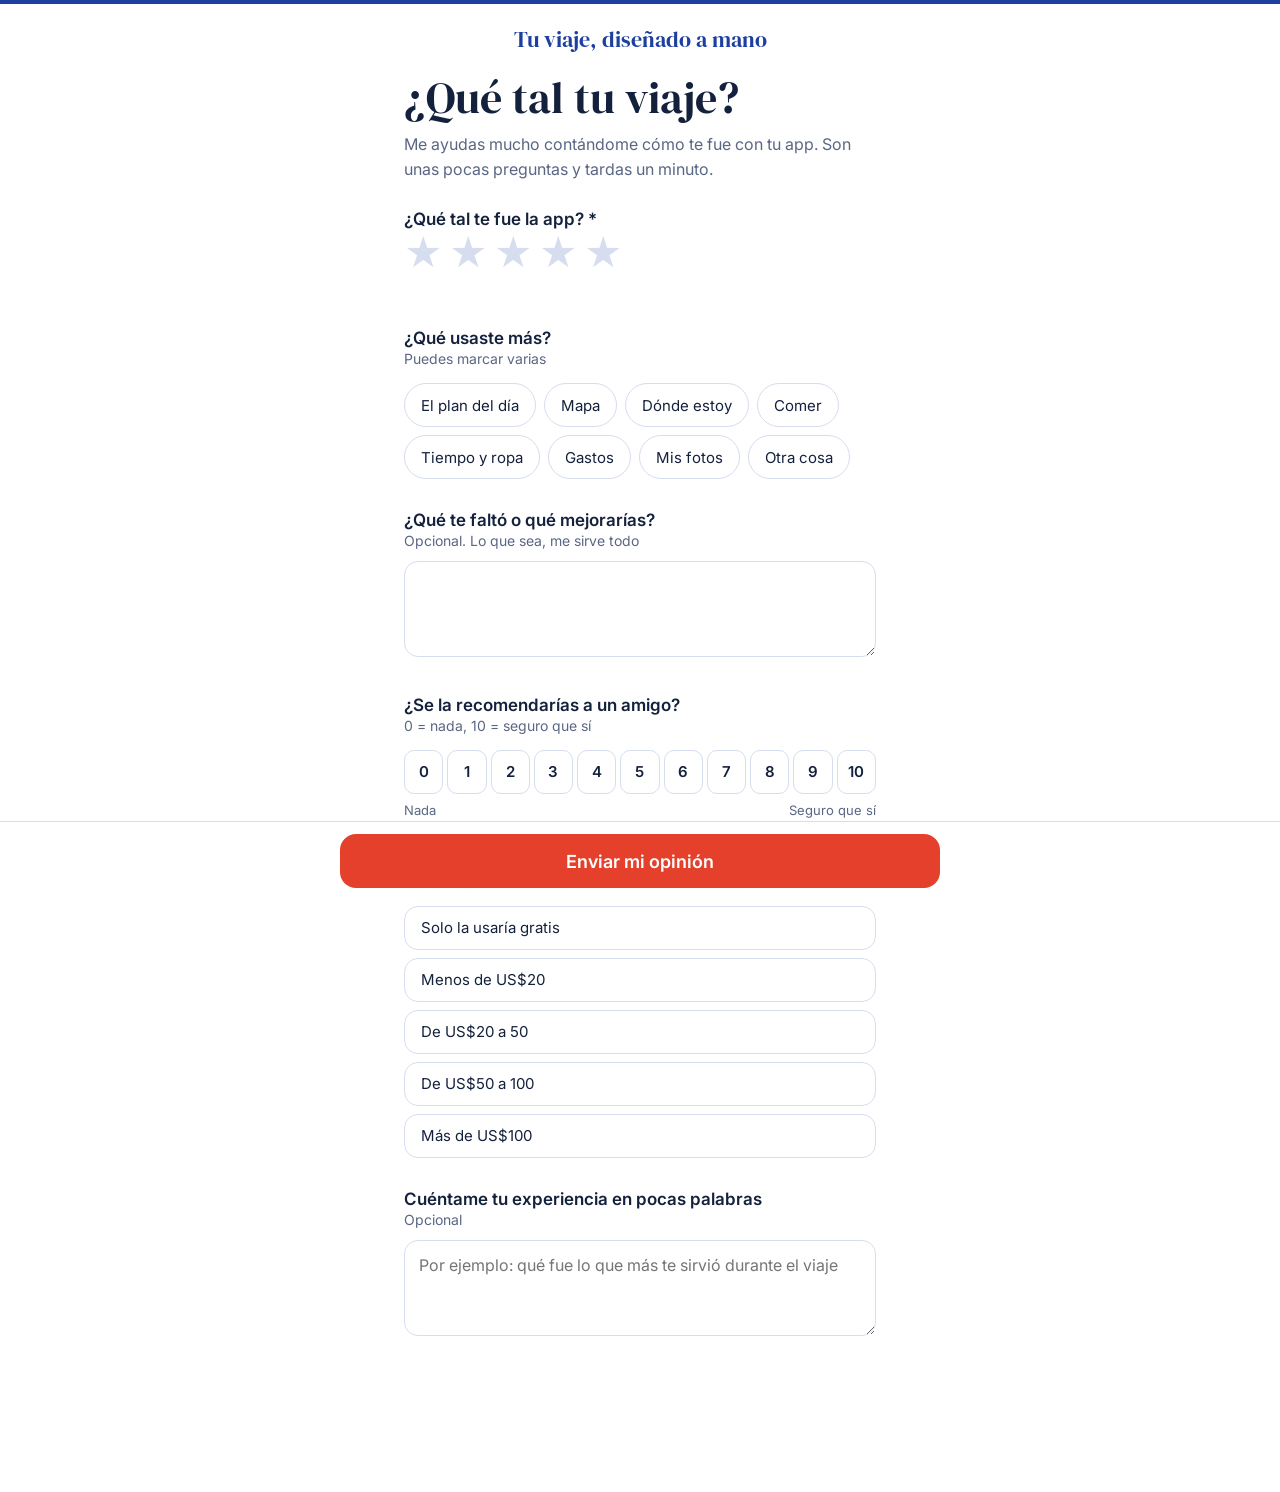
<file: opinion/index.html>
<!DOCTYPE html>
<html lang="es">
<head>
<meta charset="utf-8">
<meta name="viewport" content="width=device-width, initial-scale=1">
<meta name="robots" content="noindex,nofollow">
<title>¿Qué tal tu viaje? · Tu viaje, diseñado a mano</title>
<link rel="preconnect" href="https://fonts.googleapis.com">
<link href="https://fonts.googleapis.com/css2?family=DM+Serif+Display&family=Inter:wght@400;500;600&display=swap" rel="stylesheet">
<style>
:root{color-scheme:light dark;
--bg:light-dark(#ffffff,#0c1730);--ink:light-dark(#14213d,#eef2fb);--soft:light-dark(#5a6684,#a9b4cf);
--blue:light-dark(#1c3fa0,#7d9bf0);--blue2:light-dark(#e8eefb,#16264d);--red:#e5402b;--line:light-dark(#d6ddee,#26365f);--card:light-dark(#ffffff,#111f40);--gold:#e0a526}
*{box-sizing:border-box;min-width:0}
body{margin:0;background:var(--bg);color:var(--ink);font:16px/1.55 Inter,system-ui,sans-serif}
header{border-top:4px solid var(--blue);text-align:center;padding:22px 16px 0}
.marca{font:400 22px/1.2 "DM Serif Display",Georgia,serif;color:var(--blue)}
main{max-width:600px;margin:0 auto;padding:22px max(5vw,16px) 120px}
h1{font:400 clamp(32px,7vw,44px)/1.08 "DM Serif Display",Georgia,serif;margin:0 0 10px;text-wrap:balance}
.lead{color:var(--soft);margin:0 0 26px}
.q{margin:0 0 30px;border:0;padding:0}
.lab{display:block;font-weight:600;font-size:17px;line-height:1.35;margin:0 0 4px;padding:0}
.hint{display:block;color:var(--soft);font-size:14px;font-weight:400;margin:0 0 10px}
.stars{display:flex;gap:6px}
.stars label{cursor:pointer;font-size:38px;line-height:1;color:var(--line);transition:transform .12s}
.stars label:active{transform:scale(.9)}
.stars label.on{color:var(--gold)}
.stars input,.chips input,.nps input{position:absolute;opacity:0;pointer-events:none}
.stars-t{color:var(--soft);font-size:14px;min-height:21px;margin-top:4px}
.chips{display:flex;flex-wrap:wrap;gap:8px}
.chip{display:inline-flex;align-items:center;min-height:44px;padding:8px 16px;border:1.5px solid var(--line);border-radius:999px;cursor:pointer;background:var(--card);font-size:15px}
.chip:has(input:checked){background:var(--blue);border-color:var(--blue);color:#fff}
.chip:focus-within,.nps label:focus-within,.stars label:focus-within{outline:3px solid color-mix(in srgb,var(--blue) 45%,transparent);outline-offset:2px}
.col{flex-direction:column;align-items:stretch}.col .chip{border-radius:14px}
.nps{display:grid;grid-template-columns:repeat(11,1fr);gap:4px}
.nps label{display:grid;place-items:center;height:44px;border:1.5px solid var(--line);border-radius:10px;cursor:pointer;font-weight:600;font-size:15px;background:var(--card)}
.nps label:has(input:checked){background:var(--blue);border-color:var(--blue);color:#fff}
.nps-e{display:flex;justify-content:space-between;color:var(--soft);font-size:13px;margin-top:6px}
textarea,input[type=text]{width:100%;font:inherit;color:var(--ink);background:var(--card);border:1.5px solid var(--line);border-radius:14px;padding:12px 14px}
textarea{min-height:96px;resize:vertical}
textarea:focus,input[type=text]:focus{outline:none;border-color:var(--blue);box-shadow:0 0 0 3px color-mix(in srgb,var(--blue) 25%,transparent)}
[hidden]{display:none!important}
.bar{position:fixed;left:0;right:0;bottom:0;background:color-mix(in srgb,var(--bg) 92%,transparent);backdrop-filter:blur(6px);border-top:1px solid var(--line);padding:12px max(5vw,16px) max(12px,env(safe-area-inset-bottom))}
.bar div{max-width:600px;margin:0 auto}
button.go{width:100%;min-height:54px;border:0;border-radius:16px;background:var(--red);color:#fff;font:600 18px Inter,sans-serif;cursor:pointer}
button.go:disabled{opacity:.6}
#err{color:var(--red);font-size:14px;margin:0 0 8px;min-height:0}
#err:empty{display:none}
.web{position:absolute;left:-9999px}
.gracias{text-align:center;padding-top:30px}
.gracias .ico{font-size:52px;line-height:1;color:var(--gold)}
@media (max-width:380px){.nps{grid-template-columns:repeat(6,1fr)}.nps-e span:nth-child(2){display:none}}
</style>
</head>
<body>
<header><div class="marca">Tu viaje, diseñado a mano</div></header>
<main>
<form id="f" novalidate>
  <h1 id="tit">¿Qué tal tu viaje?</h1>
  <p class="lead" id="lead">Me ayudas mucho contándome cómo te fue con tu app. Son unas pocas preguntas y tardas un minuto.</p>

  <fieldset class="q"><legend class="lab">¿Qué tal te fue la app? *</legend>
    <div class="stars" id="stars"></div><div class="stars-t" id="starsT" aria-live="polite"></div></fieldset>

  <fieldset class="q"><legend class="lab">¿Qué usaste más?<span class="hint">Puedes marcar varias</span></legend>
    <div class="chips" id="uso"></div></fieldset>

  <div class="q"><label class="lab" for="mejorar">¿Qué te faltó o qué mejorarías?<span class="hint">Opcional. Lo que sea, me sirve todo</span></label>
    <textarea id="mejorar" maxlength="1500"></textarea></div>

  <fieldset class="q" id="agQ" hidden><legend class="lab">¿Cambiaste la agenda durante el viaje?</legend>
    <div class="chips" id="agenda"></div></fieldset>

  <fieldset class="q"><legend class="lab">¿Se la recomendarías a un amigo?<span class="hint">0 = nada, 10 = seguro que sí</span></legend>
    <div class="nps" id="nps"></div><div class="nps-e"><span>Nada</span><span>Seguro que sí</span></div></fieldset>

  <fieldset class="q"><legend class="lab">¿Cuánto te parecería justo pagar por una app así?<span class="hint">Por un viaje como el tuyo. Me ayuda a poner precios</span></legend>
    <div class="chips col" id="precio"></div></fieldset>

  <div class="q"><label class="lab" for="comentario">Cuéntame tu experiencia en pocas palabras<span class="hint">Opcional</span></label>
    <textarea id="comentario" maxlength="1000" placeholder="Por ejemplo: qué fue lo que más te sirvió durante el viaje"></textarea></div>

  <fieldset class="q" id="pubQ" hidden><legend class="lab">¿Puedo publicar tu comentario en mi web?</legend>
    <div class="chips col" id="publicar"></div>
    <div id="firmaQ" hidden style="margin-top:12px"><label class="lab" for="firma" style="font-size:15px">¿Con qué nombre lo firmo?</label>
      <input type="text" id="firma" maxlength="60" autocomplete="name"></div></fieldset>

  <input class="web" type="text" id="web" tabindex="-1" autocomplete="off" aria-hidden="true">
</form>
<div class="gracias" id="ok" hidden>
  <div class="ico" aria-hidden="true">★</div>
  <h1>¡Gracias!</h1>
  <p class="lead" id="okT">Tu opinión me ayuda a hacer cada app mejor que la anterior.</p>
</div>
</main>
<div class="bar" id="bar"><div><p id="err" role="alert"></p><button class="go" id="send" type="button">Enviar mi opinión</button></div></div>
<script>
const ENDPOINT="https://script.google.com/macros/s/AKfycbxltkhw0Dy11zHz4JhHolvgegaVB9Yr_iuXph2bZWxvZ-Tp5vzkCdG-xmcXddK_s3KURA/exec";
const P=new URLSearchParams(location.search);
const MODO=P.get("m")||"";
const APP=(P.get("a")||"").slice(0,80),ENV=(P.get("i")||"").replace(/[^a-z0-9]/gi,"").slice(0,40),NOM=(P.get("n")||"").slice(0,40);
const KEY="tvdm-opinion:"+(APP||ENV||"general");
const esc=s=>String(s).replace(/[&<>"]/g,c=>({"&":"&amp;","<":"&lt;",">":"&gt;",'"':"&quot;"}[c]));
const $=id=>document.getElementById(id),t0=Date.now();
if(NOM)$("tit").textContent="¿Qué tal tu viaje, "+NOM+"?";
if(APP)$("lead").innerHTML="Me ayudas mucho contándome cómo te fue con <b>"+esc(APP)+"</b>. Son unas pocas preguntas y tardas un minuto.";
$("firma").value=NOM;

const TXT=["","No me sirvió","Regular","Bien","Muy bien","¡Me encantó!"];
$("stars").innerHTML=[1,2,3,4,5].map(n=>`<label aria-label="${n} de 5"><input type="radio" name="estrellas" value="${n}">★</label>`).join("");
const pintaStars=()=>{const v=+(document.querySelector("[name=estrellas]:checked")||{}).value||0;
  document.querySelectorAll("#stars label").forEach((l,i)=>l.classList.toggle("on",i<v));$("starsT").textContent=TXT[v]||""};
$("stars").addEventListener("change",pintaStars);

const chips=(id,name,opts,type)=>$(id).innerHTML=opts.map(o=>`<label class="chip"><input type="${type}" name="${name}" value="${esc(o)}">${esc(o)}</label>`).join("");
// Secciones de cada app: ?s=plan,mapa,comer… (lo pone el botón de la app); si no, la lista de abajo por nombre de app; si no, una lista general.
const SEC={plan:"El plan del día",mapa:"Mapa",donde:"Dónde estoy",cerca:"Cerca de mí",comer:"Comer",tiempo:"Tiempo y ropa",gastos:"Gastos",
  conversor:"Conversor de monedas",reservas:"Mis reservas",trayectos:"Trayectos y horarios",vuelos:"Mis vuelos",tareas:"Antes de salir",
  emergencias:"Teléfonos de emergencia",secretos:"Lugares secretos",excursiones:"Excursiones",frases:"Frases útiles",seguro:"Seguro de viaje",
  agenda:"Cambiar la agenda",fotos:"Mis fotos",video:"Mi video",maleta:"La maleta"};
const POR_APP={ // nombre exacto de la app → sus secciones (para el correo automático)
  "Escapada a Toledo":"plan,mapa,donde,comer",
  "Mis Vacaciones":"plan,mapa,donde,cerca,comer,Moda,tiempo,gastos,agenda",
  "Lisboa y Oporto":"plan,vuelos,mapa,donde,gastos",
  "Cancun 2026":"plan,vuelos,mapa,donde,comer,tiempo,gastos,conversor,emergencias"};
const GENERAL="plan,mapa,donde,comer,tiempo,gastos,fotos";
const usoOpts=(P.get("s")||POR_APP[APP]||GENERAL).split(",").map(x=>x.trim()).filter(Boolean)
  .map(x=>SEC[x.toLowerCase()]||x.slice(0,40)).filter((x,i,a)=>a.indexOf(x)===i).slice(0,16);
chips("uso","uso",[...usoOpts,"Otra cosa"],"checkbox");
chips("agenda","agenda",["Nada","Algunos días","Casi todo"],"radio");
if(MODO==="c")$("agQ").hidden=false;
// Moneda según dónde está el móvil: Chile → pesos, Unión Europea → euros, resto → dólares (o ?c=CLP|EUR|USD)
const MON=(()=>{const c=(P.get("c")||"").toUpperCase();if(["CLP","EUR","USD"].includes(c))return c;
  let z="";try{z=Intl.DateTimeFormat().resolvedOptions().timeZone||""}catch(e){}
  if(/^(America\/(Santiago|Punta_Arenas)|Pacific\/Easter|Chile\/)/.test(z))return "CLP";
  const fueraUE=/^Europe\/(London|Guernsey|Jersey|Isle_of_Man|Zurich|Oslo|Istanbul|Moscow|Kiev|Kyiv|Minsk|Belgrade|Sarajevo|Skopje|Tirane|Chisinau|Podgorica|Kaliningrad|Samara|Volgograd|Saratov|Ulyanovsk|Astrakhan|Kirov|Simferopol|Gibraltar|Andorra|Monaco|San_Marino|Vatican|Vaduz)/;
  if((/^Europe\//.test(z)&&!fueraUE.test(z))||/^Atlantic\/(Canary|Madeira|Azores)/.test(z))return "EUR";
  return "USD"})();
const PRECIOS={CLP:["Menos de $20.000","De $20.000 a $50.000","De $50.000 a $100.000","Más de $100.000"],
  EUR:["Menos de 20 €","De 20 a 50 €","De 50 a 100 €","Más de 100 €"],USD:["Menos de US$20","De US$20 a 50","De US$50 a 100","Más de US$100"]}[MON];
chips("precio","precio",["Solo la usaría gratis",...PRECIOS],"radio");
chips("publicar","publicar",["Sí, con mi nombre","Sí, solo con mis iniciales","No, es solo para ti"],"radio");
$("nps").innerHTML=[...Array(11).keys()].map(n=>`<label><input type="radio" name="nps" value="${n}">${n}</label>`).join("");

const upd=()=>{const c=$("comentario").value.trim().length>0;$("pubQ").hidden=!c;
  const p=(document.querySelector("[name=publicar]:checked")||{}).value||"";$("firmaQ").hidden=!(c&&p.startsWith("Sí"))};
$("f").addEventListener("input",upd);$("f").addEventListener("change",upd);

// Ya contestada en este móvil
try{if(localStorage.getItem(KEY)){$("f").hidden=true;$("bar").hidden=true;$("ok").hidden=false;$("okT").textContent="Ya me enviaste tu opinión desde este móvil. ¡Gracias otra vez!"}}catch(e){}

const val=n=>(document.querySelector(`[name=${n}]:checked`)||{}).value||"";
$("send").onclick=async()=>{
  const err=$("err");err.textContent="";
  const est=val("estrellas");if(!est){err.textContent="Toca las estrellas para valorar la app.";$("stars").scrollIntoView({behavior:"smooth",block:"center"});return}
  const com=$("comentario").value.trim(),pub=com?val("publicar"):"";
  if(com&&!pub){err.textContent="Dime si puedo publicar tu comentario.";$("pubQ").scrollIntoView({behavior:"smooth",block:"center"});return}
  const d={_tipo:"opinion",_hp:$("web").value,_secs:Math.round((Date.now()-t0)/1000),app:APP,envio:ENV,nombre:NOM,
    estrellas:+est,uso:[...document.querySelectorAll("[name=uso]:checked")].map(x=>x.value).join(", "),
    mejorar:$("mejorar").value.trim(),agenda:val("agenda"),nps:val("nps"),precio:val("precio"),comentario:com,publicar:pub,
    firma:pub.startsWith("Sí")?$("firma").value.trim():""};
  if(!/(^|\.)(github\.io|pages\.dev)$/.test(location.hostname)){err.textContent="Versión de taller: aquí no se envía. En la web publicada sí.";return}
  const b=$("send");b.disabled=true;b.textContent="Enviando…";
  try{const r=await fetch(ENDPOINT,{method:"POST",headers:{"Content-Type":"text/plain;charset=utf-8"},body:JSON.stringify(d)});const j=await r.json();
    if(!j.ok)throw new Error(j.error||"x");
    try{localStorage.setItem(KEY,new Date().toISOString())}catch(e){}
    $("f").hidden=true;$("bar").hidden=true;$("ok").hidden=false;scrollTo({top:0});try{window.tvdmStat&&window.tvdmStat("enviada"+(APP?": "+APP:""))}catch(e){}}
  catch(e){b.disabled=false;b.textContent="Enviar mi opinión";
    err.textContent=e.message==="rapido"?"Revisa tus respuestas un momento y vuelve a enviar.":e.message==="espera"?"Espera un minuto y vuelve a intentarlo.":"No se pudo enviar. Revisa tu conexión y vuelve a intentarlo."}
};
</script>
<script>
/* Estadísticas anónimas para Javier (GoatCounter). Sin cookies ni datos personales. Solo en github.io. */
(function(){
  var H=location.hostname;if(!/(^|\.)(github\.io|pages\.dev)$/.test(H))return;
  var Q=location.search;try{if(/[?&]yo\b/.test(Q))localStorage.setItem("javierov-nostats","1");if(localStorage.getItem("javierov-nostats"))return}catch(e){}
  var demo="";try{var m=Q.match(/[?&]de=([^&]+)/);if(m){var d=decodeURIComponent(m[1]);if(d==="no")localStorage.removeItem("javierov-demo");else localStorage.setItem("javierov-demo",d)}demo=localStorage.getItem("javierov-demo")||""}catch(e){}
  var APP="Encuesta",seen={};
  function send(path,title,ev){var u="https://javierov.goatcounter.com/count?p="+encodeURIComponent(path)+"&t="+encodeURIComponent(title)+(ev?"&e=true":"")+
    "&s="+encodeURIComponent(screen.width+","+screen.height+","+(window.devicePixelRatio||1))+(document.referrer&&!ev?"&r="+encodeURIComponent(document.referrer):"")+"&rnd="+Math.random().toString(36).slice(2);
    var i=new Image();i.src=u}
  window.tvdmStat=function(txt){var k=APP+" · "+txt;if(seen[k])return;seen[k]=1;send((demo?"demo:"+demo+" · ":"")+k,k,true)};
  if(demo)window.tvdmStat("abrió");else send(location.pathname,document.title,false);
})();
</script>
</body>
</html>
</file>
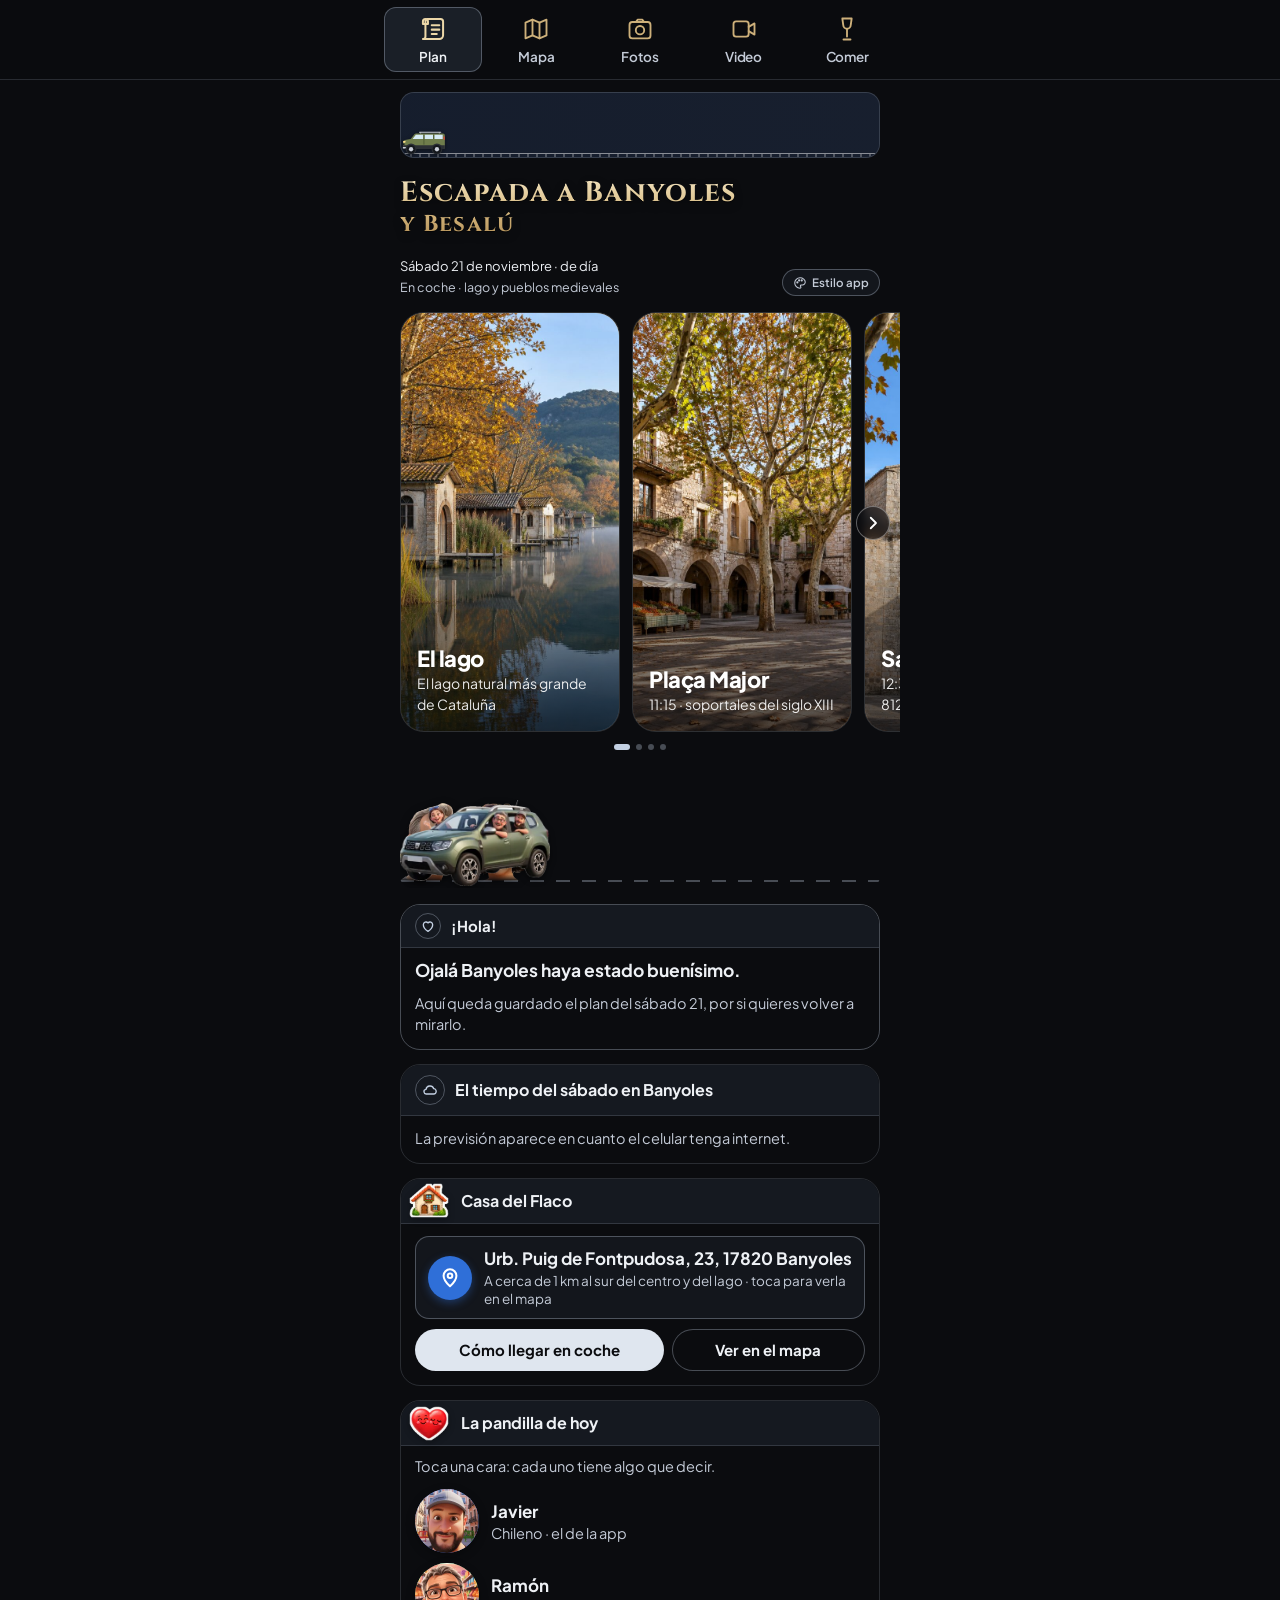
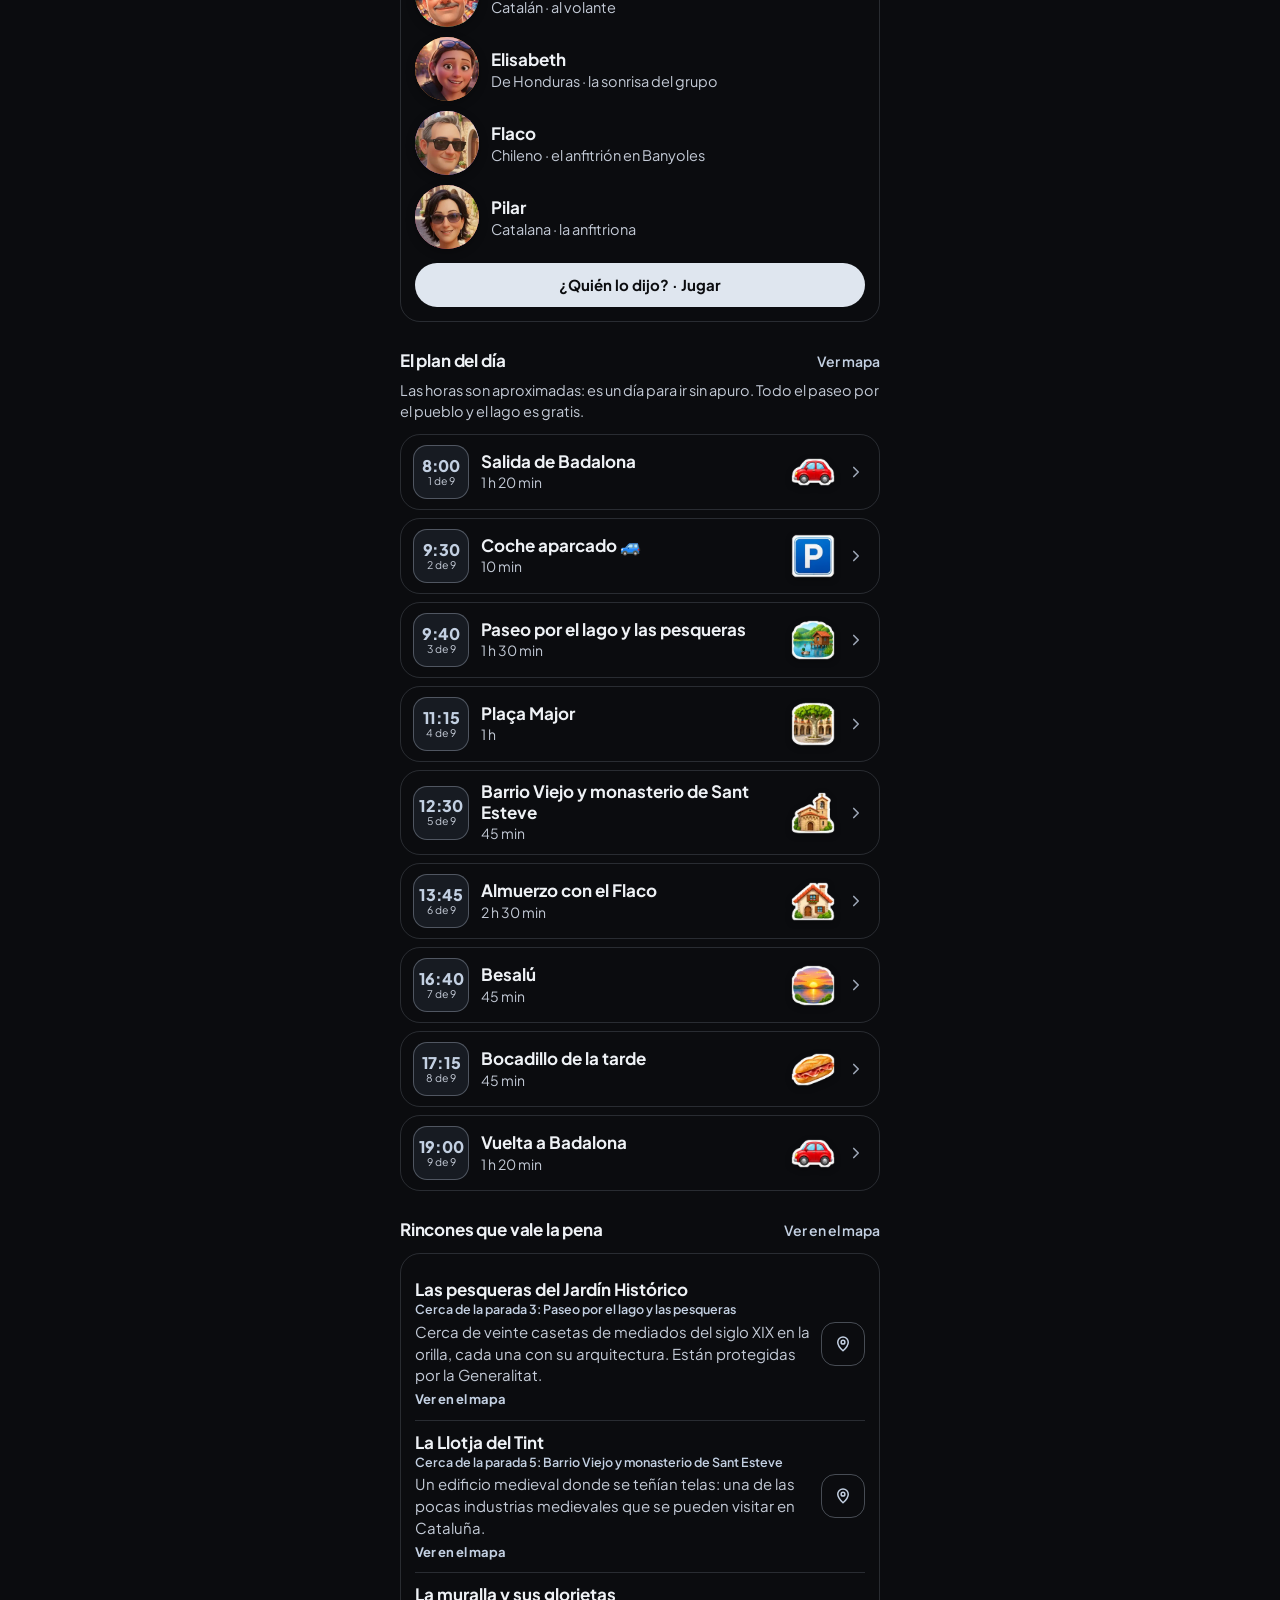
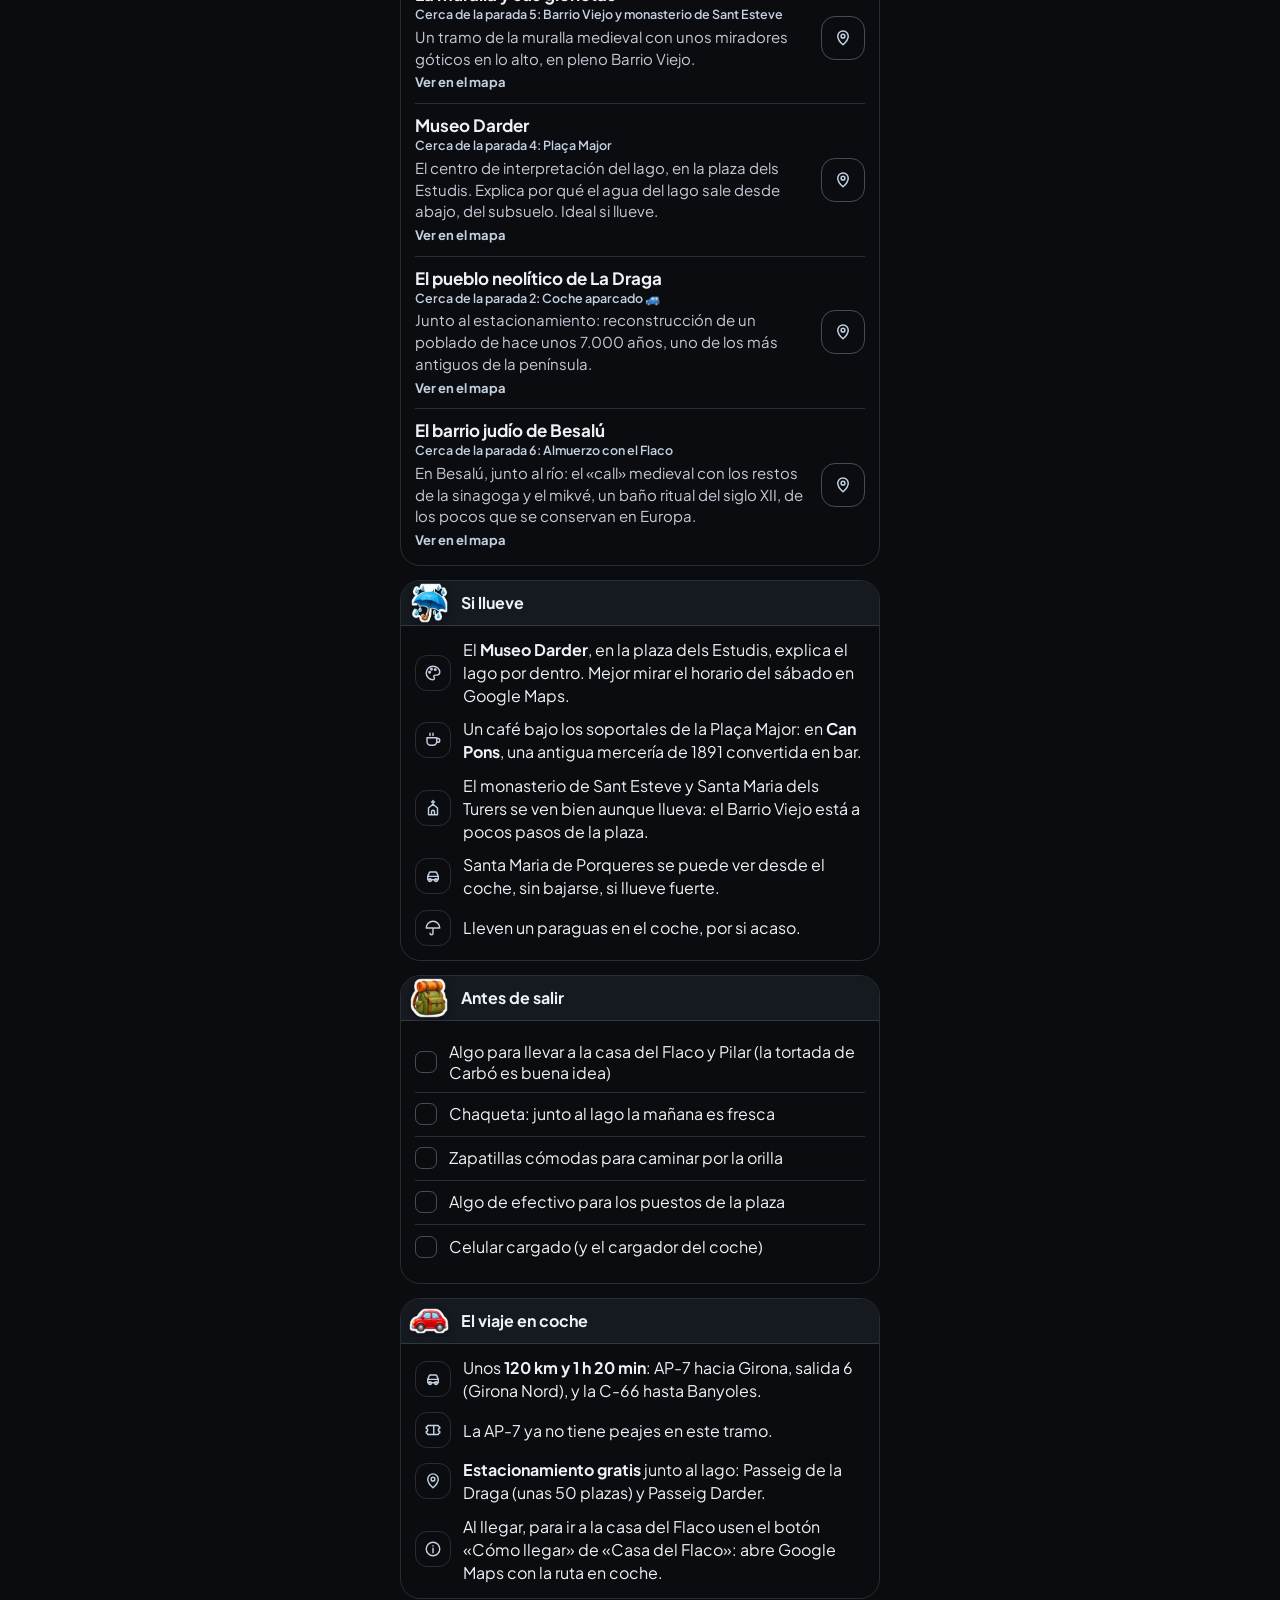
<file: s21-bny/index.html>
<!DOCTYPE html>
<html lang="es">
<head>
<meta charset="utf-8">
<meta name="viewport" content="width=device-width, initial-scale=1, maximum-scale=1, user-scalable=no, viewport-fit=cover">
<meta name="robots" content="noindex, nofollow">
<meta name="theme-color" content="#0b0c0f">
<title>Escapada a Banyoles y Besalú</title>
<link rel="icon" type="image/png" sizes="32x32" href="favicon-32.png?v=2">
<link rel="icon" type="image/png" sizes="192x192" href="icono-192.png?v=2">
<link rel="apple-touch-icon" href="apple-touch-icon.png?v=2">
<link rel="manifest" href="manifest.json">
<meta name="apple-mobile-web-app-capable" content="yes">
<meta name="apple-mobile-web-app-status-bar-style" content="black">
<meta name="apple-mobile-web-app-title" content="Banyoles y Besalú">
<link rel="preconnect" href="https://fonts.googleapis.com">
<link href="https://fonts.googleapis.com/css2?family=Plus+Jakarta+Sans:wght@400;500;600;700;800&display=swap" rel="stylesheet">
<script>try{var t=localStorage.getItem("eb-theme");if(t)document.documentElement.dataset.theme=t}catch(e){}</script>
<style>
/* VOICE everyday, app de viaje «Mis Vacaciones», elegante y nocturna
   IDEA una app de viaje real: menú arriba, fotos grandes, todo con filetes finos sobre negro
   PICTURE el carrusel de ciudades con fotos grandes y flechas
   COLOUR negro, grises y azules grisáceos; un color apagado por ciudad
   TYPE Plus Jakarta Sans
   LAYOUT columna de 520px; móvil: menú, título, subtítulo, carrusel, hoy, días */
:root{color-scheme:dark;--bg:#0b0c0f;--ink:#eef1f5;--soft:#a2abba;--mute:#727b8b;--line:rgb(200 212 230/.16);--line2:rgb(200 212 230/.32);--steel:#8fa3bf;--steel2:#c3d0e2;--fill:#13161c;--fill2:#1a1f27;--top:rgb(11 12 15/.94);--band:#151920;--tile:#171b22;--title:#b5cbf0;--btn:#dfe6ef;--btnInk:#0b0c0f;--onAcc:#0b0c0f;--flipA:#252a33;--flipB:#1b1f27;--flipInk:#f3f5f8;--flipLine:rgb(0 0 0/.75);--sec1:#141a24;--sec2:#0e1117;--ft1:#1b2639;--ft2:#0f141d;--ftInk:#fff;--ftSoft:#b9c6da;--wc1:#24395f;--wc2:#121b2e;--ok:#9fd3a8;--pen:#e8c48a;--mad:#cf7a66;--flo:#86a882;--ven:#6fa8bd;--par:#a197d4;--bcn:#d4b26a;--rom:#d6889a;--lis:#d98a62;--naz:#5aa6c8;--fat:#d4b26a;--opo:#7f9be0}
html[data-theme="luminoso"]{color-scheme:light;--plane:#e5402b;--bg:#f7f7f5;--ink:#111214;--soft:#4f5258;--mute:#85888e;--line:rgb(17 18 20/.12);--line2:rgb(17 18 20/.26);--steel:#111214;--steel2:#111214;--fill:#ffffff;--fill2:#ececea;--top:rgb(247 247 245/.94);--band:#efefec;--tile:#ffffff;--title:#111214;--btn:#111214;--btnInk:#ffffff;--onAcc:#ffffff;--flipA:#ffffff;--flipB:#efefec;--flipInk:#e5402b;--flipLine:rgb(17 18 20/.15);--sec1:#ffffff;--sec2:#f1f1ee;--ft1:#e9e9e6;--ft2:#f8f8f6;--ftInk:#111214;--ftSoft:#4f5258;--wc1:#2b2d31;--wc2:#111214;--ok:#1f8a4c;--pen:#e5402b}
html[data-theme="cobalto"]{color-scheme:light;--plane:#e5402b;--bg:#f6f7fb;--ink:#14213d;--soft:#4b5672;--mute:#7c8499;--line:rgb(28 63 160/.14);--line2:rgb(28 63 160/.30);--steel:#1c3fa0;--steel2:#1c3fa0;--fill:#ffffff;--fill2:#eaeef8;--top:rgb(246 247 251/.94);--band:#e9eefa;--tile:#ffffff;--title:#1c3fa0;--btn:#1c3fa0;--btnInk:#ffffff;--onAcc:#ffffff;--flipA:#ffffff;--flipB:#eef1f8;--flipInk:#e5402b;--flipLine:rgb(28 63 160/.18);--sec1:#ffffff;--sec2:#eef2fb;--ft1:#dce6fa;--ft2:#f3f6fd;--ftInk:#14213d;--ftSoft:#4b5672;--wc1:#3a5fd0;--wc2:#1c3fa0;--ok:#1f8a4c;--pen:#e5402b}
html[data-theme="sepia"]{color-scheme:light;--plane:#b08a3e;--bg:#f3ead8;--ink:#3b2b1c;--soft:#6d5a44;--mute:#9a8669;--line:rgb(90 64 36/.16);--line2:rgb(90 64 36/.32);--steel:#7a4e2a;--steel2:#7a4e2a;--fill:#faf4e7;--fill2:#ebdfc6;--top:rgb(243 234 216/.94);--band:#ebdec4;--tile:#faf4e7;--title:#6b4423;--btn:#6b4423;--btnInk:#ffffff;--onAcc:#ffffff;--flipA:#fbf6ea;--flipB:#ecdfc5;--flipInk:#b08a3e;--flipLine:rgb(90 64 36/.2);--sec1:#faf4e7;--sec2:#efe3cb;--ft1:#e7d6b5;--ft2:#f6eedd;--ftInk:#3b2b1c;--ftSoft:#6d5a44;--wc1:#8a5a33;--wc2:#5e3a1d;--ok:#5f7a2e;--pen:#b0602a}
html[data-theme="mar"]{color-scheme:light;--plane:#0b5ea8;--bg:#f4f8fb;--ink:#0f2a3f;--soft:#4a6276;--mute:#7f93a3;--line:rgb(11 94 168/.14);--line2:rgb(11 94 168/.30);--steel:#0b5ea8;--steel2:#0b5ea8;--fill:#ffffff;--fill2:#e6f0f8;--top:rgb(244 248 251/.94);--band:#e3eef8;--tile:#ffffff;--title:#0b5ea8;--btn:#0b5ea8;--btnInk:#ffffff;--onAcc:#ffffff;--flipA:#ffffff;--flipB:#e8f1f9;--flipInk:#0b5ea8;--flipLine:rgb(11 94 168/.18);--sec1:#ffffff;--sec2:#eaf3fa;--ft1:#cfe4f5;--ft2:#f1f7fc;--ftInk:#0f2a3f;--ftSoft:#4a6276;--wc1:#2b86d0;--wc2:#0b5ea8;--ok:#1f8a6c;--pen:#d9822b}
html[data-theme="atardecer"]{color-scheme:dark;--plane:#f7b896;--bg:#1e1424;--ink:#fbeff0;--soft:#d1b6c2;--mute:#9c8494;--line:rgb(255 190 170/.16);--line2:rgb(255 190 170/.32);--steel:#f2a68a;--steel2:#f7b896;--fill:#281b30;--fill2:#33223b;--top:rgb(30 20 36/.94);--band:#2c1d34;--tile:#2e1f36;--title:#f7b896;--btn:#f7b896;--btnInk:#1e1424;--onAcc:#1e1424;--flipA:#3a2643;--flipB:#2e1e36;--flipInk:#ffd7c2;--flipLine:rgb(0 0 0/.5);--sec1:#2d1d34;--sec2:#1f1426;--ft1:#4a2b4a;--ft2:#221628;--ftInk:#ffffff;--ftSoft:#e3c3cf;--wc1:#8c4a6e;--wc2:#4a2346;--ok:#a8d8a0;--pen:#f7b896}
html[data-theme="nordico"]{color-scheme:light;--plane:#c8322f;--bg:#eef0f2;--ink:#1d2329;--soft:#55606b;--mute:#8a939c;--line:rgb(29 35 41/.12);--line2:rgb(29 35 41/.26);--steel:#c8322f;--steel2:#c8322f;--fill:#fafbfc;--fill2:#e2e5e9;--top:rgb(238 240 242/.94);--band:#e3e6ea;--tile:#fafbfc;--title:#1d2329;--btn:#1d2329;--btnInk:#ffffff;--onAcc:#ffffff;--flipA:#ffffff;--flipB:#e8ebee;--flipInk:#c8322f;--flipLine:rgb(29 35 41/.15);--sec1:#fafbfc;--sec2:#e9ecef;--ft1:#dde3ea;--ft2:#f4f6f8;--ftInk:#1d2329;--ftSoft:#55606b;--wc1:#5d6b7a;--wc2:#343d47;--ok:#2f7d4f;--pen:#c8322f}
html[data-theme="contraste"]{color-scheme:dark;--plane:#ffd400;--bg:#000000;--ink:#ffffff;--soft:#e6e6e6;--mute:#c4c4c4;--line:rgb(255 255 255/.38);--line2:rgb(255 255 255/.72);--steel:#ffd400;--steel2:#ffd400;--fill:#0d0d0d;--fill2:#1c1c1c;--top:rgb(0 0 0/.96);--band:#151515;--tile:#0d0d0d;--title:#ffffff;--btn:#ffd400;--btnInk:#000000;--onAcc:#000000;--flipA:#1e1e1e;--flipB:#0d0d0d;--flipInk:#ffffff;--flipLine:#000000;--sec1:#111111;--sec2:#000000;--ft1:#1a1a1a;--ft2:#000000;--ftInk:#ffffff;--ftSoft:#e6e6e6;--wc1:#202020;--wc2:#000000;--ok:#7dff9a;--pen:#ffd400}
html[data-theme="rosa"]{color-scheme:light;--plane:#c94f7c;--bg:#fcf1f4;--ink:#3d1e2b;--soft:#7a5363;--mute:#a8899a;--line:rgb(201 79 124/.15);--line2:rgb(201 79 124/.32);--steel:#c94f7c;--steel2:#c94f7c;--fill:#fff8fa;--fill2:#f6e1e8;--top:rgb(252 241 244/.94);--band:#f8e3ea;--tile:#fff8fa;--title:#c94f7c;--btn:#c94f7c;--btnInk:#ffffff;--onAcc:#ffffff;--flipA:#ffffff;--flipB:#f7e4eb;--flipInk:#c94f7c;--flipLine:rgb(201 79 124/.18);--sec1:#fff8fa;--sec2:#f8e6ec;--ft1:#f5d3de;--ft2:#fdf3f6;--ftInk:#3d1e2b;--ftSoft:#7a5363;--wc1:#d9729a;--wc2:#a83c66;--ok:#3f8f5e;--pen:#c94f7c}
html[data-theme="morado"]{color-scheme:dark;--plane:#c4b2ff;--bg:#17122a;--ink:#f1edff;--soft:#b9b0d9;--mute:#8a82ab;--line:rgb(180 160 255/.18);--line2:rgb(180 160 255/.34);--steel:#b39dff;--steel2:#c4b2ff;--fill:#1f1838;--fill2:#2a2148;--top:rgb(23 18 42/.94);--band:#221a3d;--tile:#231b40;--title:#c4b2ff;--btn:#c4b2ff;--btnInk:#17122a;--onAcc:#17122a;--flipA:#30265a;--flipB:#251d48;--flipInk:#ffffff;--flipLine:rgb(0 0 0/.5);--sec1:#221a3e;--sec2:#16112a;--ft1:#3a2b6e;--ft2:#18132e;--ftInk:#ffffff;--ftSoft:#cfc6f0;--wc1:#6b4fd1;--wc2:#3a2780;--ok:#9fe0b0;--pen:#ffb86b}
html[data-theme="calido"]{color-scheme:light;--bg:#f6efe3;--ink:#3a2a1e;--soft:#6e5a48;--mute:#9a8774;--line:rgb(122 90 60/.16);--line2:rgb(122 90 60/.32);--steel:#c2603b;--steel2:#c2603b;--fill:#fbf6ee;--fill2:#efe5d5;--top:rgb(246 239 227/.94);--band:#efe3cf;--tile:#fbf6ee;--title:#c2603b;--btn:#c2603b;--btnInk:#ffffff;--onAcc:#ffffff;--flipA:#fffaf2;--flipB:#f0e5d3;--flipInk:#7a8b4a;--flipLine:rgb(122 90 60/.22);--sec1:#fbf6ee;--sec2:#f1e5d2;--ft1:#efd9bf;--ft2:#f8efe3;--ftInk:#3a2a1e;--ftSoft:#6e5a48;--wc1:#cf7a52;--wc2:#9e4a2c;--ok:#5f7a2e;--pen:#c2603b}
html[data-theme="natura"]{color-scheme:dark;--bg:#111d17;--ink:#eef3ea;--soft:#adbcaa;--mute:#7f8f7d;--line:rgb(156 195 213/.16);--line2:rgb(156 195 213/.32);--steel:#9cc3d5;--steel2:#9cc3d5;--fill:#17271e;--fill2:#1e3226;--top:rgb(17 29 23/.94);--band:#1b2e23;--tile:#1c3125;--title:#9cc3d5;--btn:#9cc3d5;--btnInk:#111d17;--onAcc:#111d17;--flipA:#2b4535;--flipB:#213829;--flipInk:#f2efe6;--flipLine:rgb(0 0 0/.5);--sec1:#1b3024;--sec2:#13221a;--ft1:#2d4e3a;--ft2:#14261c;--ftInk:#fff;--ftSoft:#c3d3c0;--wc1:#3e6b48;--wc2:#22402b;--ok:#a6d49a;--pen:#d2ad7a}
body{background:var(--bg);color:var(--ink);transition:background .3s,color .3s}
.hs{position:relative}.thb{position:absolute;right:0;bottom:0;display:inline-flex;align-items:center;gap:5px;border:1px solid var(--line2);background:var(--fill);color:var(--soft);border-radius:999px;padding:4px 10px;font:inherit;font-size:11.5px;font-weight:600;cursor:pointer}
.ths{position:fixed;inset:0;z-index:60;background:rgb(0 0 0/.45);display:flex;align-items:flex-end}.ths[hidden]{display:none}
.thsb{width:100%;max-width:640px;margin:0 auto;background:var(--bg);color:var(--ink);border:1px solid var(--line2);border-bottom:0;border-radius:22px 22px 0 0;padding:14px 0 calc(18px + env(safe-area-inset-bottom));animation:thup .25s ease}
@keyframes thup{from{transform:translateY(40px);opacity:0}}
.thh{display:flex;align-items:center;justify-content:space-between;padding:0 18px 10px}.thh b{font-size:16px}
.thx{width:34px;height:34px;border-radius:50%;border:1px solid var(--line2);background:var(--fill);color:var(--ink);font-size:14px;cursor:pointer}
.thc{display:flex;gap:8px;overflow-x:auto;scroll-snap-type:x mandatory;padding:4px 0 6px;scrollbar-width:none}.thc::-webkit-scrollbar{display:none}.tcard{flex:none;width:calc((100% - 16px)/3);scroll-snap-align:start}
.thrw{display:grid;grid-template-columns:34px minmax(0,1fr) 34px;align-items:center;gap:4px;padding:0 6px}.tha{width:34px;height:34px;border-radius:50%;border:1px solid var(--line2);background:var(--fill);color:var(--ink);font-size:24px;line-height:1;display:grid;place-items:center;cursor:pointer;padding:0 0 2px}.tha:disabled{opacity:.25;cursor:default}
.thd{display:flex;justify-content:center;gap:6px;padding-top:8px}.thd i{width:6px;height:6px;border-radius:50%;background:var(--line2)}.thd i.on{width:16px;border-radius:3px;background:var(--steel2)}.thc::-webkit-scrollbar{display:none}
.tcard{text-align:center;border:1px solid var(--line2);background:var(--fill);color:var(--ink);border-radius:14px;padding:5px;font:inherit;cursor:pointer}
.tcard[aria-pressed="true"]{border-color:var(--steel2);box-shadow:0 0 0 1.5px var(--steel2)}
.tcard b{display:block;font-size:clamp(8.5px,2.45vw,11.5px);line-height:1.2;margin:7px 0 0;font-weight:700;letter-spacing:-.015em}.tcard small{display:none}
.tp{display:block;position:relative;height:64px;border-radius:11px;background:var(--a);border:1px solid rgb(128 128 128/.25);overflow:hidden}
.tp i{position:absolute;display:block;border-radius:4px}
.tp i:nth-child(1){left:9px;top:10px;width:58%;height:12px;background:var(--c)}
.tp i:nth-child(2){left:9px;top:30px;width:40%;height:6px;background:var(--c);opacity:.45}
.tp i:nth-child(3){left:9px;right:9px;bottom:9px;height:20px;background:var(--b);border-left:4px solid var(--d)}
*{box-sizing:border-box;min-width:0}
html{-webkit-tap-highlight-color:transparent;scroll-padding-top:70px}
body{margin:0;background:var(--bg);color:var(--ink);font:16px/1.5 "Plus Jakarta Sans",system-ui,sans-serif;overflow-x:clip}
button{font:inherit;color:inherit}
img{max-width:100%}
a{color:var(--steel2)}
section[hidden],[hidden]{display:none!important}
.app{max-width:520px;margin:0 auto;padding:0 0 calc(32px + env(safe-area-inset-bottom))}
.ft{position:relative;overflow:hidden;display:grid;grid-template-columns:30px minmax(0,1fr) auto;gap:10px;align-items:center;margin:30px 20px 0;border:1px solid var(--line);border-radius:14px;padding:7px 12px;background:linear-gradient(180deg,var(--ft1),var(--ft2));width:calc(100% - 40px);text-align:left;cursor:pointer;color:var(--ink)}
.ft::before{content:"";position:absolute;inset:0;background:radial-gradient(circle at 88% 0%,rgb(200 215 240/.10),transparent 50%);pointer-events:none}
.ft>*{position:relative}
.ft .wi2{width:30px;height:30px;color:var(--steel2)}
.ft .t2,.ft .hl2{color:var(--ftSoft)!important}
.ft b{color:var(--ftInk)}
.ft b{display:block;font-size:15px;white-space:nowrap;overflow:hidden;text-overflow:ellipsis}
.ft .t2{display:block;font-size:12px;color:var(--soft);white-space:nowrap;overflow:hidden;text-overflow:ellipsis}
.ft .hl2{font-size:13.5px;color:var(--soft);white-space:nowrap}
.ft .now{font-size:18px;font-weight:300;letter-spacing:-.02em;margin-right:4px}
.pad{padding:0 20px}
/* menú superior */
.top{position:sticky;top:0;z-index:20;background:var(--top);backdrop-filter:blur(10px);-webkit-backdrop-filter:blur(10px);border-bottom:1px solid var(--line);padding:env(safe-area-inset-top) 12px 0}
.top nav{max-width:520px;margin:0 auto;display:grid;grid-template-columns:repeat(5,minmax(0,1fr));gap:4px;padding:7px 4px}
.top button{display:flex;flex-direction:column;align-items:center;gap:1px;border:0;background:none;color:var(--soft);font-size:11.5px;font-weight:600;border-radius:12px;padding:6px 0 5px;cursor:pointer}
.top button svg{width:20px;height:20px}
.top button[aria-selected=true]{background:var(--fill2);color:var(--ink);box-shadow:inset 0 0 0 1px var(--line2)}
/* foto o ilustración */
.ph{position:relative;overflow:hidden;background:linear-gradient(180deg,var(--s1),var(--s2))}
.ph>svg{position:absolute;inset:0;width:100%;height:100%}
.ph>img{position:absolute;inset:0;width:100%;height:100%;object-fit:cover;opacity:0;transition:opacity .4s}
.ph>img.ok{opacity:1}
.scrim::after{content:"";position:absolute;inset:0;background:linear-gradient(180deg,rgb(0 0 0/0) 45%,rgb(0 0 0/.7))}
/* banner */
.bnr{position:relative;height:50px;margin:12px 20px 0;border-radius:14px;overflow:hidden;background:#1b2230;border:1px solid var(--line)}
.bnr .bs{position:absolute;inset:0;opacity:0;animation:bf 16s infinite}.bnr .bs>.ph{position:absolute;inset:0}.bnr .bs img{position:absolute;inset:0;width:100%;height:100%;object-fit:cover}
.bnr .bs:nth-child(2){animation-delay:4s}.bnr .bs:nth-child(3){animation-delay:8s}.bnr .bs:nth-child(4){animation-delay:12s}
@keyframes bf{0%{opacity:0;transform:scale(1.12)}6%{opacity:1}25%{opacity:1}31%{opacity:0;transform:scale(1)}100%{opacity:0}}
@keyframes pv{0%,19%{left:0%}25%,44%{left:33.33%}50%,69%{left:66.67%}75%,94%{left:100%}100%{left:0%}}
.cn:nth-of-type(2){animation-delay:4s}.cn:nth-of-type(3){animation-delay:8s}.cn:nth-of-type(4){animation-delay:12s}
@keyframes bt{0%{opacity:0;transform:translateX(10px)}6%{opacity:1}25%{opacity:1;transform:none}31%{opacity:0}100%{opacity:0}}
.bnr::after{content:"";position:absolute;inset:0;z-index:1;background:linear-gradient(90deg,rgb(20 28 44/.78),rgb(20 28 44/.5))}
.rt{position:absolute;z-index:3;left:16px;right:16px;bottom:6px;height:14px}
.rt::before{content:"";position:absolute;left:0;right:0;top:6px;border-top:1.5px dashed rgb(255 255 255/.6)}
.rt span{position:absolute;top:2px;width:10px;height:10px;margin-left:-5px;border-radius:50%;background:#0b0c0f;border:2px solid #c3d0e2}
.pl{position:absolute;top:-5px;width:24px;height:24px;margin-left:-12px;border-radius:50%;background:var(--plane,var(--steel2));display:grid;place-items:center;color:var(--onAcc);animation:pv 16s infinite}
.pl svg{width:14px;height:14px}
.cn{position:absolute;z-index:2;right:12px;top:2px;font-size:38px;font-weight:800;letter-spacing:-.03em;line-height:1;color:rgb(255 255 255/.17);white-space:nowrap;opacity:0;animation:bt 16s infinite}
.bcd{display:none;position:absolute;z-index:2;right:8px;top:50%;transform:translateY(-50%);border:1px solid rgb(255 255 255/.35);background:rgb(11 12 15/.55);color:#fff;border-radius:999px;padding:3px 10px;font-size:12.5px;font-weight:600;white-space:nowrap}
.bcd b{color:var(--steel2)}
@media (prefers-reduced-motion:reduce){.bnr .bs,.pl,.cn,.ctr .dg span{animation:none}.cn:first-of-type{opacity:1}.bnr .bs:first-child{opacity:1}.pl{left:0}}
/* inicio */
.hh{display:grid;grid-template-columns:minmax(0,1fr) auto;gap:12px;align-items:start;padding:20px 20px 0}
.ctr{text-align:center;padding-top:0;grid-row:1;grid-column:2}
.hh .brand{grid-column:1}
.hs{grid-column:1/-1;margin-top:0}
.sub{white-space:normal}
.ctr .dg{display:flex;gap:3px;justify-content:center;perspective:300px}
.ctr .dg span{position:relative;font-size:25px;width:1.08em;height:1.52em;display:grid;place-items:center;border-radius:5px;background:linear-gradient(180deg,var(--flipA) 0 50%,var(--flipB) 50%);border:1px solid var(--line2);color:var(--flipInk);font-weight:700;line-height:1;font-variant-numeric:tabular-nums;box-shadow:inset 0 1px 0 rgb(255 255 255/.07),0 2px 4px rgb(0 0 0/.5);transform-origin:50% 50%;animation:fl .7s cubic-bezier(.3,.6,.3,1) both}
.ctr .dg span:nth-child(2){animation-delay:.12s}.ctr .dg span:nth-child(3){animation-delay:.24s}
.ctr .dg span::after{content:"";position:absolute;left:0;right:0;top:50%;height:1px;background:var(--flipLine)}
.ctr .dg span::before{content:"";position:absolute;top:50%;width:3px;height:6px;margin-top:-3px;left:-2px;border-radius:1px;background:var(--line2)}
.ctr .dg em{align-self:flex-end;font-style:normal;font-size:13px;color:var(--soft);margin-left:2px}
.ctr small{display:block;font-size:10.5px;color:var(--soft);margin-top:3px;line-height:1.15;white-space:nowrap}
@keyframes fl{0%{transform:rotateX(-90deg);opacity:.3}60%{transform:rotateX(12deg)}100%{transform:none;opacity:1}}
.brand{font-size:30px;font-weight:800;letter-spacing:-.035em;line-height:.98;color:var(--title);margin:0;white-space:nowrap;min-width:0;overflow:hidden}
.sub{margin:6px 0 0;font-size:13px;color:var(--ink)}
.sub2{margin:1px 0 0;font-size:12.5px;color:var(--soft);padding-right:104px}
.cdp{flex:none;margin-top:6px;border:1px solid var(--line2);border-radius:999px;padding:4px 11px;font-size:13px;font-weight:600;white-space:nowrap;color:var(--soft)}
.cdp b{color:var(--steel2)}
.carw{position:relative;margin-top:16px}
.car{display:flex;gap:12px;overflow-x:auto;scroll-snap-type:x mandatory;scroll-padding:0 20px;padding:0 20px 2px;scrollbar-width:none}
.car::-webkit-scrollbar{display:none}
.cc{flex:none;position:relative;width:min(58%,250px);aspect-ratio:4/5;border-radius:24px;scroll-snap-align:start;border:1px solid var(--line);overflow:hidden;padding:0;cursor:pointer;text-align:left;background:#111}
.cc>.ph{position:absolute;inset:0}
.cc .n{position:absolute;z-index:2;top:12px;left:12px;background:rgb(11 12 15/.6);backdrop-filter:blur(4px);border:1px solid rgb(255 255 255/.25);color:#fff;border-radius:999px;padding:3px 10px;font-size:12.5px;font-weight:700}
.cc .tx{position:absolute;z-index:2;left:16px;right:16px;bottom:16px;color:#fff}
.cc .tx b{display:block;font-size:22px;font-weight:800;letter-spacing:-.02em;line-height:1.05}
.cc .tx span{display:block;font-size:14px;opacity:.9;margin-top:3px}
.arr{position:absolute;z-index:4;top:50%;transform:translateY(-50%);width:34px;height:34px;border-radius:50%;background:rgb(11 12 15/.55);backdrop-filter:blur(4px);border:1px solid rgb(255 255 255/.35);color:#fff;display:grid;place-items:center;cursor:pointer;padding:0}
.arr svg{width:18px;height:18px}
.arr.l{left:10px}.arr.r{right:10px}
.dots{display:flex;justify-content:center;gap:6px;margin-top:10px}
.dots i{width:6px;height:6px;border-radius:50%;background:var(--line2);transition:background .2s,width .2s}
.dots i.on{background:var(--steel2);width:16px;border-radius:3px}
h2{display:flex;justify-content:space-between;align-items:baseline;gap:10px;font-size:17px;font-weight:700;letter-spacing:-.01em;margin:26px 0 10px}
h2 button{flex:none;border:0;background:none;color:var(--steel2);font-size:14px;font-weight:600;cursor:pointer;padding:0}
.box{border:1px solid var(--line);border-radius:20px;padding:14px 14px}
.bh{display:flex;align-items:center;gap:10px;margin:0 0 10px;font-size:16px;font-weight:700}
.box>.bh{margin:-14px -14px 12px;padding:10px 14px;background:var(--band);border-bottom:1px solid var(--line);border-radius:19px 19px 0 0}
.bi{width:30px;height:30px;border-radius:50%;border:1px solid var(--line2);color:var(--steel2);display:grid;place-items:center;flex:none}
.bi svg{width:16px;height:16px}
.btn{border:0;border-radius:999px;background:var(--btn);color:var(--btnInk);font-weight:700;font-size:15px;min-height:44px;padding:0 18px;cursor:pointer}
.btn.ghost{background:transparent;color:var(--ink);box-shadow:inset 0 0 0 1px var(--line2)}
.acts{display:flex;gap:8px;flex-wrap:wrap;margin-top:12px}
.note{color:var(--soft);font-size:14px;margin:0}
.ic{width:36px;height:36px;border-radius:12px;border:1px solid var(--line);color:var(--steel2);display:grid;place-items:center;flex:none}
.ic svg{width:18px;height:18px}
.list{list-style:none;margin:0;padding:0;display:grid;gap:10px}
.list li{display:grid;grid-template-columns:36px minmax(0,1fr);gap:12px;align-items:center;font-size:15px}
.chk{display:flex;gap:12px;align-items:center;min-height:44px;border-bottom:1px solid var(--line);cursor:pointer}
.chk:last-child{border:0}
.chk input{appearance:none;width:22px;height:22px;border-radius:7px;border:1.5px solid var(--line2);flex:none;display:grid;place-items:center;cursor:pointer;margin:0}
.chk input:checked{background:var(--steel2);border-color:var(--steel2)}
.chk input:checked::after{content:"";width:6px;height:11px;border:solid var(--onAcc);border-width:0 2.5px 2.5px 0;transform:rotate(45deg) translate(-1px,-1px)}
.chk:has(input:checked) span{text-decoration:line-through;color:var(--mute)}
.bar{height:6px;border-radius:3px;background:var(--fill2);overflow:hidden;margin:6px 0 4px}
.bar i{display:block;height:100%;background:var(--steel2);border-radius:3px;transition:width .3s}
.rows{display:grid;gap:10px}
.row{display:grid;grid-template-columns:60px minmax(0,1fr) 20px;gap:14px;align-items:center;border:1px solid var(--line);background:none;border-radius:20px;padding:9px 12px 9px 9px;width:100%;text-align:left;cursor:pointer}
.row>.ph{width:60px;height:60px;border-radius:14px}
.row b{display:block;font-weight:700;line-height:1.25}
.row small{display:block;color:var(--soft);font-size:13.5px}
.row .dt{display:block;color:var(--steel2);font-size:12.5px;font-weight:700;white-space:nowrap;overflow:hidden;text-overflow:ellipsis}
.row>svg{width:18px;height:18px;color:var(--mute)}
.exc{display:flex;gap:12px;overflow-x:auto;padding:0 20px 4px;scrollbar-width:none;align-items:flex-start}
.exc::-webkit-scrollbar{display:none}
.ex{flex:none;width:160px;border:0;padding:0;background:none;text-align:left;cursor:pointer;display:flex;flex-direction:column;align-self:flex-start}
.ex>.ph{height:112px;border-radius:18px;border:1px solid var(--line)}
.ex b{display:block;margin-top:8px;font-weight:700;font-size:15px;white-space:nowrap;overflow:hidden;text-overflow:ellipsis}
.ex small{display:block;color:var(--soft);font-size:13px;white-space:nowrap;overflow:hidden;text-overflow:ellipsis}
/* ciudad */
.hero{height:min(46vh,400px)}
.hero .back{position:absolute;z-index:3;top:14px;left:14px;width:42px;height:42px;border-radius:50%;background:rgb(11 12 15/.55);backdrop-filter:blur(4px);border:1px solid rgb(255 255 255/.35);color:#fff;display:grid;place-items:center;cursor:pointer;padding:0}
.hero .back svg{width:20px;height:20px}
.hero .tx{position:absolute;z-index:2;left:20px;right:20px;bottom:40px;color:#fff}
.hero .tx b{display:block;font-size:clamp(32px,10vw,42px);font-weight:800;letter-spacing:-.03em;line-height:1}
.hero .tx span{display:block;margin-top:6px;font-size:14.5px;opacity:.92}
.sheet{position:relative;z-index:3;margin-top:-24px;background:var(--bg);border-radius:24px 24px 0 0;border-top:1px solid var(--line);padding:16px 20px 0}
.stats{display:grid;grid-template-columns:repeat(3,minmax(0,1fr));gap:8px}
.stats div{border:1px solid var(--line);border-radius:16px;padding:9px 12px}
.stats small{display:block;color:var(--soft);font-size:12.5px}
.stats b{font-size:19px;color:var(--steel2)}
.day{border:1px solid var(--line);border-radius:20px;margin-bottom:10px;overflow:hidden}
.day.open{border-color:var(--line2)}
.day>button{display:grid;grid-template-columns:50px minmax(0,1fr) 20px;gap:12px;align-items:center;width:100%;border:0;background:none;padding:10px 12px;text-align:left;cursor:pointer}
.db{width:50px;height:54px;border-radius:14px;border:1px solid var(--line2);background:var(--tile);display:grid;place-items:center;align-content:center;line-height:1}
.db b{font-size:21px;font-weight:800;color:var(--steel2)}
.db small{font-size:11.5px;color:var(--soft);margin-top:2px}
.day .t b{display:block;font-weight:700;line-height:1.25}
.day .t small{color:var(--soft);font-size:13.5px}
.day.today .db{background:var(--steel2);border-color:var(--steel2)}.day.today .db b,.day.today .db small{color:var(--onAcc)}
.chev{width:18px;height:18px;color:var(--mute);transition:transform .25s}
.day.open .chev{transform:rotate(90deg)}
.det{display:none;padding:2px 14px 14px}
.day.open .det{display:block}
.steps{list-style:none;margin:0;padding:0;display:grid;gap:12px}
.steps li{display:grid;grid-template-columns:36px minmax(0,1fr);gap:12px;align-items:start}
.steps .tx{padding-top:6px;font-size:15px}
.adr{display:flex;flex-wrap:wrap;gap:4px 8px;align-items:center;margin-top:3px;color:var(--soft);font-size:13px}
.adr svg{width:13px;height:13px;flex:none}
.adr a{font-weight:700;text-decoration:none;color:var(--steel2)}
.tag{display:inline-block;font-size:11.5px;font-weight:700;color:var(--steel2);border:1px solid var(--line2);border-radius:999px;padding:1px 8px;margin-left:6px;vertical-align:1px;white-space:nowrap}
.dnav{display:flex;justify-content:space-between;gap:8px;margin-top:14px}
.dnav button{border:0;border-radius:999px;background:none;box-shadow:inset 0 0 0 1px var(--line2);color:var(--ink);font-weight:600;font-size:14px;min-height:40px;padding:0 14px;cursor:pointer}
.dnav button:disabled{visibility:hidden}
/* lugar especial */
.sec{margin-top:14px;border:1px solid var(--line2);border-radius:18px;padding:14px;background:linear-gradient(135deg,var(--sec1),var(--sec2))}
.sec .k{display:flex;align-items:center;gap:8px;font-size:13px;font-weight:700;color:var(--steel2)}
.sec .k svg{width:16px;height:16px}
.sec h3{font-size:18px;font-weight:700;margin:6px 0 4px;line-height:1.25}
.sec p{margin:0 0 8px;color:var(--soft);font-size:14.5px}
.sec .lock{display:flex;justify-content:space-between;align-items:center;gap:10px;margin-top:6px}
.sec .lock p{margin:0}
.sec .btn{min-height:38px;font-size:14px;padding:0 14px;flex:none}
.sec .txt{display:none}
.sec .simg{display:block;width:100%;aspect-ratio:4/3;object-fit:cover;border-radius:12px;margin:0 0 10px;border:1px solid var(--line)}
.sec.open .lock{display:none}
.sec.open .txt{display:block;animation:rv .4s ease-out}
@keyframes rv{from{opacity:0;transform:translateY(6px)}to{opacity:1;transform:none}}
/* secretos */
.sgrid{display:grid;grid-template-columns:repeat(2,minmax(0,1fr));gap:10px}
.sc{border:1px solid var(--line);border-radius:20px;overflow:hidden;display:flex;flex-direction:column}
.sc>.ph{height:100px}
.sc .d{position:absolute;z-index:2;left:10px;top:10px;background:rgb(11 12 15/.6);border:1px solid rgb(255 255 255/.25);color:#fff;border-radius:999px;padding:2px 9px;font-size:12px;font-weight:700}
.sc .bd{padding:10px 12px 12px;display:flex;flex-direction:column;gap:6px;flex:1}
.sc b{font-weight:700;line-height:1.25;font-size:15px}
.sc p{margin:0;font-size:13.5px;color:var(--soft)}
.sc .open-b{margin-top:auto;border:0;border-radius:999px;background:none;box-shadow:inset 0 0 0 1px var(--line2);color:var(--ink);font-weight:600;font-size:13.5px;min-height:38px;cursor:pointer}
.sc.lockd .ph>img,.sc.lockd .ph>svg{filter:blur(6px) saturate(.5) brightness(.7)}
.lk2{position:absolute;z-index:2;inset:0;display:grid;place-items:center;color:#fff}
.lk2 svg{width:26px;height:26px}
.chips{display:flex;gap:6px;overflow-x:auto;padding:12px 20px 2px;scrollbar-width:none}
.chips::-webkit-scrollbar{display:none}
.chips button{flex:none;border:0;box-shadow:inset 0 0 0 1px var(--line2);background:none;border-radius:999px;padding:6px 14px;font-weight:600;font-size:13.5px;cursor:pointer;white-space:nowrap}
.chips button.on{background:var(--btn);color:var(--btnInk);box-shadow:none}
/* páginas */
.ptl{padding:18px 20px 0}
.ptl h1{margin:0;font-size:clamp(24px,7vw,30px);font-weight:800;letter-spacing:-.025em;color:var(--steel)}
.ptl p{margin:4px 0 0;font-size:13.5px;color:var(--ink)}
.blk{margin-top:14px}
.res{list-style:none;margin:0;padding:0}
.res li{border-bottom:1px solid var(--line);padding:10px 0}
.res li:last-child{border:0;padding-bottom:0}
.res .rw{display:grid;grid-template-columns:32px minmax(0,1fr);gap:10px;align-items:center;cursor:pointer}
.res .ic{width:32px;height:32px;border-radius:10px}.res .ic svg{width:16px;height:16px}
.res .ln{display:flex;flex-wrap:wrap;align-items:center;gap:4px 8px;font-size:13px;color:var(--soft)}
.rg{font-size:12.5px;font-weight:700;color:var(--mute);margin:12px 0 0;text-transform:uppercase;letter-spacing:.04em}
.rg:first-child{margin-top:0}
.res small{display:block;color:var(--soft);font-size:13px}
.res .cod{display:block;color:var(--steel2);font-size:13px;font-weight:600}
.res .ed{display:flex;gap:8px;margin:8px 0 0 42px}
.st{font-size:11.5px;font-weight:700;border-radius:999px;padding:2px 8px;white-space:nowrap;border:1px solid}
.st.ok{color:var(--ok);border-color:color-mix(in srgb,var(--ok) 45%,transparent)}.st.pen{color:var(--pen);border-color:color-mix(in srgb,var(--pen) 45%,transparent)}
.legs{list-style:none;margin:0;padding:0}
.legs li{display:grid;grid-template-columns:36px minmax(0,1fr) auto;gap:12px;align-items:center;padding:9px 0;border-bottom:1px solid var(--line)}
.legs li:last-child{border:0;padding-bottom:0}
.legs small{display:block;color:var(--soft);font-size:13px}
.legs .w{color:var(--steel2);font-weight:700;font-size:13.5px;white-space:nowrap}
/* tiempo estilo app del tiempo */
.wxs{display:flex;gap:10px;overflow-x:auto;scroll-snap-type:x mandatory;margin:0 -16px;padding:0 16px 4px;scrollbar-width:none;scroll-padding:0 16px}
.wxs::-webkit-scrollbar{display:none}
.wc{flex:none;width:86%;scroll-snap-align:start;border-radius:20px;padding:14px 16px 12px;background:linear-gradient(180deg,var(--wc1),var(--wc2) 78%);border:1px solid rgb(255 255 255/.14);color:#fff;position:relative;overflow:hidden}
.wc::before{content:"";position:absolute;inset:0;background:radial-gradient(circle at 85% 18%,rgb(255 255 255/.12),transparent 45%);pointer-events:none}
.wc .cty{display:flex;align-items:center;gap:6px;font-weight:700;font-size:16px}
.wc .cty svg{width:16px;height:16px}
.wc .when{font-size:12.5px;opacity:.8}
.wc .mid{display:flex;align-items:center;justify-content:space-between;gap:10px;margin:6px 0 2px}
.wc .tmp{font-size:58px;font-weight:300;letter-spacing:-.04em;line-height:1}
.wc .wi{width:58px;height:58px}
.wc .cond{font-size:15px;font-weight:600}
.wc .hl{font-size:14px;opacity:.9;margin-top:2px}
.wc .grid3{display:grid;grid-template-columns:repeat(3,minmax(0,1fr));gap:4px;margin-top:12px;padding-top:10px;border-top:1px solid rgb(255 255 255/.15);font-size:11.5px;line-height:1.25;text-align:center;opacity:.92}
.wc .grid3 b{display:block;font-size:14px;white-space:nowrap}
.wc a{display:inline-block;margin-top:10px;font-size:13px;font-weight:700;color:#cfe0ff;text-decoration:none}
.phr{display:grid;grid-template-columns:repeat(2,minmax(0,1fr));gap:10px}
.phr>div{border:1px solid var(--line);border-radius:16px;padding:12px}
.phr h3{margin:0 0 8px;font-size:16px;display:flex;gap:8px;align-items:center}
.phr h3 i{width:9px;height:9px;border-radius:50%;background:var(--c)}
.phr dl{margin:0;display:grid;gap:6px}
.phr dt{font-weight:700;font-size:14px}
.phr dd{margin:0;color:var(--soft);font-size:13px}
.docs{display:grid;grid-template-columns:repeat(2,minmax(0,1fr));gap:10px}
.docs>div{border:1px solid var(--line);border-radius:16px;padding:12px;font-size:14px}
.docs p{margin:0}
.big{font-size:38px;font-weight:800;letter-spacing:-.03em;color:var(--steel2);line-height:1}
/* moneda */
.fx{display:grid;gap:8px}
.fx label{display:grid;grid-template-columns:56px minmax(0,1fr);align-items:center;gap:10px;border:1px solid var(--line2);border-radius:14px;padding:0 0 0 12px;background:var(--fill)}
.fx label:focus-within{border-color:var(--steel2)}
.fx label b{font-size:14px;color:var(--steel2)}
.fx label b small{display:block;font-size:11px;color:var(--soft);font-weight:500}
.fx input{border:0!important;background:none!important;font-size:20px!important;font-weight:700;text-align:right;padding-right:14px!important}
.fxq{display:flex;gap:6px;flex-wrap:wrap;margin-top:10px}
.fxq button{border:0;box-shadow:inset 0 0 0 1px var(--line2);background:none;border-radius:999px;padding:5px 12px;font-size:13.5px;font-weight:600;cursor:pointer}
/* gastos */
input[type=text],input[type=number],input[type=time],select{font:16px "Plus Jakarta Sans",sans-serif;color:var(--ink);background:var(--fill);border:1px solid var(--line2);border-radius:14px;padding:11px 13px;min-height:48px;width:100%}
input:focus,select:focus{outline:none;border-color:var(--steel2)}
input::placeholder{color:var(--mute)}
.dch{display:flex;gap:6px;overflow-x:auto;margin:0 -16px 6px;padding:2px 16px 6px;scrollbar-width:none;scroll-snap-type:x proximity}
.dch::-webkit-scrollbar{display:none}
.dch button{flex:none;scroll-snap-align:start;border:0;box-shadow:inset 0 0 0 1px var(--line);border-radius:14px;background:none;min-width:50px;padding:6px 8px 5px;line-height:1.1;cursor:pointer;text-align:center}
.dch button b{display:block;font-size:16px}
.dch button small{display:block;font-size:11px;color:var(--soft)}
.dch button i{display:block;width:6px;height:6px;border-radius:50%;background:var(--c);margin:4px auto 0}
.dch button.on{background:var(--btn);color:var(--btnInk);box-shadow:none}.dch button.on small{color:var(--btnInk);opacity:.7}
.gtop{display:grid;grid-template-columns:128px minmax(0,1fr);gap:16px;align-items:center}
.donut{width:128px;height:128px;border-radius:50%;display:grid;place-items:center}
.donut>div{width:94px;height:94px;border-radius:50%;background:var(--bg);display:grid;place-items:center;text-align:center;line-height:1.15}
.donut b{font-size:17px;font-weight:800;display:block}
.donut small{font-size:12px;color:var(--soft)}
.gl{display:grid;gap:5px}
.gl p{margin:0;display:grid;grid-template-columns:9px minmax(0,1fr) auto;gap:8px;align-items:center;font-size:14px}
.gl i{width:9px;height:9px;border-radius:50%;background:var(--c)}
.big2{font-size:28px;font-weight:800;letter-spacing:-.02em;line-height:1.1}
.meter{position:relative;height:10px;border-radius:5px;background:var(--fill2);margin:10px 0 4px}
.meter i{display:block;height:100%;border-radius:5px;background:#8fbf98;transition:width .3s}
.meter i.mid{background:#e8c48a}.meter i.hi{background:#e08a74}
.meter em{position:absolute;top:-3px;bottom:-3px;width:2px;background:var(--soft)}
.mlab{display:flex;justify-content:space-between;font-size:12px;color:var(--mute)}
.gform{display:grid;grid-template-columns:minmax(0,1fr) minmax(0,1fr);gap:8px}
.gform .full{grid-column:1/-1}
.cats{display:flex;gap:6px;flex-wrap:wrap;grid-column:1/-1}
.cats label{cursor:pointer;position:relative}
.cats input{position:absolute;opacity:0;pointer-events:none}
.cats span{display:inline-flex;align-items:center;gap:5px;border-radius:999px;box-shadow:inset 0 0 0 1px var(--line2);padding:6px 11px;font-size:13px;font-weight:600}
.cats span svg{width:14px;height:14px}
.cats input:checked+span{background:var(--btn);color:var(--btnInk);box-shadow:none}
.cats input:focus-visible+span{outline:2px solid var(--steel2)}
.two{display:flex;gap:8px;grid-column:1/-1}
.two .btn{flex:1}
.glist{display:grid;gap:8px}
.gh{font-size:12.5px;font-weight:700;color:var(--soft);margin:8px 0 0}
.gi{display:grid;grid-template-columns:34px minmax(0,1fr) max-content;gap:10px;align-items:center;border:1px solid var(--line);border-radius:16px;padding:8px 8px 8px 10px;cursor:pointer;background:none;text-align:left;width:100%}
.gi.ed{border-color:var(--steel2)}
.gi .ic{width:34px;height:34px;border-radius:11px;color:var(--c);border-color:color-mix(in srgb,var(--c) 45%,transparent)}
.gi b{font-weight:700;font-size:14.5px}
.gi small{display:block;color:var(--soft);font-size:12.5px}
.gi .amt{font-weight:700;white-space:nowrap}
.gi .del{border:0;background:none;color:var(--mute);font-size:19px;min-height:34px;cursor:pointer;padding:0}
.empty{text-align:center;padding:18px 10px;color:var(--soft);border:1px dashed var(--line2);border-radius:16px;font-size:14px}
:focus-visible{outline:2px solid var(--steel2);outline-offset:2px}
@media (prefers-reduced-motion:reduce){.sec.open .txt{animation:none}}
@media(min-width:600px){.cc{width:220px}.wc{width:60%}}
@media(max-width:360px){.phr,.docs{grid-template-columns:minmax(0,1fr)}.gtop{grid-template-columns:minmax(0,1fr)}.donut{margin:0 auto}}
/* mis vacaciones: 4 pestañas, banner de 2 ciudades, comer, tiempo */
:root{--bcn2:#6fa8bd;--prg:#a78bd4}
.top nav{grid-template-columns:repeat(6,minmax(0,1fr));gap:2px;padding:7px 2px}
.top button{font-size:11px;letter-spacing:-.2px;min-width:0;overflow:hidden}
#s-mapa .mapbox>.bh{display:none}#s-mapa .mapbox{padding-top:14px}#s-mapa .mapw{height:min(58vh,460px)}#s-mapa h2{margin-bottom:10px}
.bnr .bs{animation:bf3 12s infinite}.bnr .bs:nth-child(2){animation-delay:4s}.bnr .bs:nth-child(3){animation-delay:8s}
@keyframes bf3{0%{opacity:0;transform:scale(1.12)}6%{opacity:1}33%{opacity:1}39%{opacity:0;transform:scale(1)}100%{opacity:0}}
@keyframes bf2{0%{opacity:0;transform:scale(1.12)}8%{opacity:1}50%{opacity:1}58%{opacity:0;transform:scale(1)}100%{opacity:0}}
.pl{animation:pv2 12s infinite}
@keyframes pv2{0%,42%{left:0%}50%,92%{left:100%}100%{left:0%}}
.cn{animation:bt3 12s infinite}.cn:nth-of-type(2){animation-delay:4s}.cn:nth-of-type(3){animation-delay:8s}
@keyframes bt3{0%{opacity:0;transform:translateX(10px)}6%{opacity:1}33%{opacity:1;transform:none}39%{opacity:0}100%{opacity:0}}
@keyframes bt2{0%{opacity:0;transform:translateX(10px)}8%{opacity:1}50%{opacity:1;transform:none}58%{opacity:0}100%{opacity:0}}
.steps li.cty{display:flex;align-items:center;gap:8px;font-size:12.5px;font-weight:700;color:var(--soft);text-transform:uppercase;letter-spacing:.05em;margin-top:4px}
.steps li.cty i{width:9px;height:9px;border-radius:50%;background:var(--c)}
.tag.pc{color:var(--pen);border-color:color-mix(in srgb,var(--pen) 45%,transparent)}
.hw{display:grid;grid-template-columns:22px minmax(0,1fr);gap:10px;align-items:center;width:100%;margin-top:12px;border:1px solid var(--line);border-radius:14px;background:var(--fill);padding:8px 12px;text-align:left;font-size:13.5px;color:var(--soft);cursor:pointer}
.hw svg{width:22px;height:22px;color:var(--steel2)}.hw b{color:var(--ink)}
.wc .wtip{display:grid;grid-template-columns:20px minmax(0,1fr);gap:8px;align-items:start;margin:10px 0 0;font-size:14px;line-height:1.35}
.wc .wtip svg{width:20px;height:20px}
.wl{display:grid;gap:8px}
.wr{display:grid;grid-template-columns:50px minmax(0,1fr) auto;gap:12px;align-items:center;border:1px solid var(--line);border-radius:16px;padding:8px 10px}
.wr.today{border-color:var(--steel2)}.wr.today .db{background:var(--steel2);border-color:var(--steel2)}.wr.today .db b,.wr.today .db small{color:var(--onAcc)}
.wr .wt b{display:block;font-weight:700;font-size:14.5px;line-height:1.25}.wr .wt small{display:block;color:var(--soft);font-size:12.5px;line-height:1.3}
.wv2{display:grid;justify-items:end;text-align:right;line-height:1.15}.wv2>svg{width:24px;height:24px;color:var(--steel2)}.wv2 b{font-size:17px}.wv2 small{font-size:12px;color:var(--soft);white-space:nowrap}.wv2 small svg{width:11px;height:11px;vertical-align:-1px}
.rcity{display:flex;align-items:center;gap:8px;font-size:13px;font-weight:800;color:var(--soft);text-transform:uppercase;letter-spacing:.05em;margin:18px 0 -4px}
.rcity:first-child{margin-top:4px}.rcity i{width:10px;height:10px;border-radius:50%;background:var(--c)}
.rw2{display:grid;grid-template-columns:minmax(0,1fr) 44px;gap:10px;align-items:center}
.rw2 b{display:block;font-weight:700;font-size:15px;line-height:1.3}
.rw2 .pr{color:var(--steel2);font-weight:700}
.rw2 small{margin-top:2px}
.rw2 .go{width:44px;height:44px;border-radius:14px;border:1px solid var(--line2);display:grid;place-items:center;color:var(--steel2)}.rw2 .go svg{width:18px;height:18px}
button.ft{font:inherit}
.hs{display:flex;flex-wrap:wrap;align-items:flex-end;justify-content:space-between;gap:6px 10px}.hs .thb{position:static;margin-left:auto;flex:none}.sub2{padding-right:0}
#nowbox{margin-top:18px}#nowbox:empty{display:none}#nowbox .box{margin-bottom:0!important}
.hoy{border-color:var(--line2)}.hoy>.bh{font-size:15px;padding:8px 14px;margin-bottom:10px}.hoy .bi{width:26px;height:26px}
.hoy .ht{margin:0 0 8px;font-weight:700;font-size:16.5px;line-height:1.25}
.hoy .list{gap:8px}.hoy .list li{grid-template-columns:30px minmax(0,1fr);gap:10px;font-size:14px;line-height:1.35}
.hoy .list .ic{width:30px;height:30px;border-radius:10px}.hoy .list .ic svg{width:16px;height:16px}
.hoy .hw{margin-top:10px;padding:6px 10px}
.hoy .acts{flex-wrap:nowrap;margin-top:10px}.hoy .btn{flex:1 1 auto;min-height:42px;font-size:14.5px;padding:0 12px;white-space:nowrap}
.tight .bnr{display:none}
.hoy .acts{flex-wrap:wrap}
.rtip{display:grid;grid-template-columns:18px minmax(0,1fr);gap:8px;margin:12px 0 0;font-size:13.5px;line-height:1.4}.rtip svg{width:18px;height:18px;margin-top:1px}
.list small.sm{color:var(--soft);font-size:13.5px;line-height:1.4}
#cstay .box{margin-bottom:12px}
.hoy .hsub{margin:-2px 0 10px;font-size:15px;font-weight:600;color:var(--soft);text-transform:none}
.hoy .hsub::first-letter{text-transform:uppercase}
.hoy .hl3{margin:0 0 10px;font-size:15px;line-height:1.4;font-weight:700;color:var(--ink)}
.hoy .nxt{margin:12px 0 0;padding-top:10px;border-top:1px solid var(--line);font-size:14px;color:var(--ink)}
.hoy .nxt b{color:var(--steel2)}
.mapw{position:relative;height:min(50vh,380px);min-height:240px;touch-action:pan-x pan-y;border:1px solid var(--line2);border-radius:18px;overflow:hidden;background:#e9eef2;z-index:0}
.mapw .leaflet-container,.mapw.leaflet-container{background:#e9eef2;font:inherit}
.mapw.tiles .leaflet-tile-pane{filter:none}
.lpin span{display:grid;place-items:center;width:28px;height:28px;border-radius:50%;color:#fff;font-size:13px;font-weight:800;border:2.5px solid #fff;box-shadow:0 2px 6px rgb(0 0 0/.35);cursor:pointer}
.lpop{display:grid;gap:4px;min-width:170px}.lpop b{font-size:15px;line-height:1.25;color:#111214}.lpop small{font-size:13px;color:#4f5258}
.lpop .btn{margin-top:6px;min-height:38px;font-size:14px;color:#fff;background:#111214}
.lpop .lk{font-size:13px;font-weight:700;color:#111214;text-align:center;margin-top:2px}
.leaflet-popup-content{margin:12px 14px}.leaflet-popup-content-wrapper{border-radius:14px}
.mapbox .chips{padding:0 0 10px;margin:0}
.mapbox{margin-bottom:12px}

.mapoff{position:absolute;left:54px;right:10px;top:10px;z-index:500;background:rgba(255,255,255,.94);color:#334;border-radius:12px;padding:8px 10px;font-size:13px;line-height:1.35;box-shadow:0 2px 8px rgba(0,0,0,.12)}
.alg{display:grid;grid-template-columns:1fr 1fr;gap:8px}.alg button{all:unset;cursor:pointer;position:relative;display:block;aspect-ratio:1;border-radius:12px;overflow:hidden;background:#0002}.alg img{width:100%;height:100%;object-fit:cover;display:block}.alg span{position:absolute;left:0;right:0;bottom:0;padding:16px 8px 6px;font-size:11.5px;line-height:1.25;color:#fff;background:linear-gradient(transparent,#000a)}
#albv{position:fixed;inset:0;z-index:3000;background:#000;display:flex;flex-direction:column}#albv[hidden]{display:none}
#albv .trk{flex:1;display:flex;overflow-x:auto;overflow-y:hidden;scroll-snap-type:x mandatory;scrollbar-width:none;touch-action:pan-x;overscroll-behavior:contain}#albv .trk::-webkit-scrollbar{display:none}
#albv figure{flex:0 0 100%;width:100%;height:100%;margin:0;scroll-snap-align:center;scroll-snap-stop:always;display:flex;flex-direction:column;align-items:center;justify-content:center;gap:12px;padding:56px 12px 28px;box-sizing:border-box}
#albv figure img{max-width:100%;max-height:calc(100% - 44px);object-fit:contain;border-radius:10px;user-select:none;-webkit-user-drag:none}
#albv figcaption{color:#fff;font-size:14px;text-align:center;line-height:1.35}
#albv .x{position:absolute;z-index:2;top:14px;right:14px;width:40px;height:40px;border-radius:50%;border:0;background:#fff2;color:#fff;font-size:22px}
#albv .cnt{position:absolute;z-index:2;top:22px;left:18px;color:#fffc;font-size:13.5px;font-variant-numeric:tabular-nums}
#albv .nv{position:absolute;z-index:2;top:50%;transform:translateY(-50%);width:40px;height:40px;border-radius:50%;border:0;background:#fff2;color:#fff;font-size:20px}#albv .nv.l{left:8px}#albv .nv.r{right:8px}
@media (hover:none){#albv .nv{display:none}}
#aguia .agps{width:100%;margin:0 0 6px}#aguia .agps.on{background:#2f9e6e;border-color:#2f9e6e;color:#fff}#aguia .agst{font-size:12.5px;margin:0 0 10px;min-height:1em}
.agp{border-top:1px solid var(--line,#0001);padding:12px 0}.agp:first-child{border-top:0}.agp h4{margin:0 0 2px;font-size:15.5px;display:flex;gap:8px;align-items:center}.agp h4 b{display:inline-grid;place-items:center;width:22px;height:22px;border-radius:50%;background:#cdb07a;color:#1b1b1b;font-size:12px;flex:none}
.agp .agd{font-size:12.5px;opacity:.75;margin:0 0 8px}.agp .agth{display:flex;gap:6px;overflow-x:auto;scrollbar-width:none;margin:0 0 8px}.agp .agth::-webkit-scrollbar{display:none}.agp .agth button{all:unset;cursor:pointer;flex:none}.agp .agth img{width:64px;height:64px;object-fit:cover;border-radius:8px;display:block}
.agp .acts{display:flex;gap:6px;flex-wrap:wrap}.agp .acts .btn{padding:7px 11px;font-size:13.5px}.agp.sonando{background:linear-gradient(90deg,#2f9e6e14,transparent)}.agp.hecho h4 b{background:#2f9e6e}
#relbox .btn{width:100%}
#rel{position:fixed;inset:0;z-index:3100;background:#0b0c0f;color:#fff;display:flex;flex-direction:column}#rel[hidden]{display:none}
#rel .rtop{display:flex;align-items:center;gap:10px;padding:calc(env(safe-area-inset-top) + 10px) 14px 8px}#rel .rtop div{flex:1;min-width:0}#rel .rtop b{display:block;font-size:15.5px}#rel .rtop small{opacity:.7;font-size:12.5px}
#rel .rx{width:40px;height:40px;border-radius:50%;border:0;background:#fff2;color:#fff;font-size:20px;flex:none}
#rel .rmap{height:28vh;min-height:150px;margin:0 12px;border-radius:14px;overflow:hidden;background:#1b1d22}
#rel .rph{flex:1;position:relative;margin:10px 12px 0;border-radius:14px;overflow:hidden;background:#000;min-height:0}
#rel .rph .fr{position:absolute;inset:0;opacity:0;transition:opacity .9s}#rel .rph .fr.on{opacity:1}
#rel .rph .fr .bg{position:absolute;inset:-20px;width:calc(100% + 40px);height:calc(100% + 40px);object-fit:cover;filter:blur(18px) brightness(.55)}
#rel .rph .fr .fg{position:absolute;inset:0;width:100%;height:100%;object-fit:contain}
#rel .rph .fr.on .fg{animation:relkb 10s ease-out forwards}
@keyframes relkb{from{transform:scale(1)}to{transform:scale(1.05)}}
#rel .rsub{position:absolute;left:0;right:0;bottom:0;padding:46px 16px 16px;background:linear-gradient(transparent,#000d 45%);font-size:16.5px;line-height:1.42;transition:opacity .5s}
#rel .rsub.off{opacity:0}
#rel .rdots{display:flex;gap:5px;justify-content:center;padding:10px 12px 0}#rel .rdots i{flex:1;max-width:46px;height:4px;border-radius:2px;background:#fff3;overflow:hidden}#rel .rdots i b{display:block;height:100%;width:0;background:#cdb07a}
#rel .rctl{display:flex;align-items:center;justify-content:center;gap:16px;padding:10px 0 calc(env(safe-area-inset-bottom) + 14px)}
#rel .rctl button{border:0;background:#fff2;color:#fff;border-radius:50%;width:46px;height:46px;font-size:17px}#rel .rctl .pp{width:60px;height:60px;background:#cdb07a;color:#1b1b1b;font-size:22px}
#rel .rq{position:absolute;inset:0;z-index:5;background:#000e;display:flex;flex-direction:column;justify-content:center;gap:10px;padding:22px}#rel .rq[hidden]{display:none}
#rel .rq p{margin:0 0 6px;font-size:13px;opacity:.75;text-transform:uppercase;letter-spacing:.06em}#rel .rq h4{margin:0 0 10px;font-size:20px;line-height:1.3}
#rel .rq button{border:1px solid #fff4;background:#fff1;color:#fff;border-radius:12px;padding:13px;font-size:16px;text-align:left}#rel .rq button.ok{background:#2f9e6e;border-color:#2f9e6e}#rel .rq button.no{background:#a8423a;border-color:#a8423a}
#rel .rq .rqn{margin-top:8px;background:#cdb07a;color:#1b1b1b;border:0;text-align:center;font-weight:700}
.reldus{font-size:26px;line-height:1;filter:drop-shadow(0 2px 3px #0008)}
.facts{display:flex;align-items:center;gap:12px;flex-wrap:wrap;margin:0 0 6px}.facts span{font-size:13px;opacity:.75}.fst{min-height:1em;margin:4px 0 8px;font-size:13px}.fempty{margin:6px 0 4px;font-size:14px}
#albv .del{position:absolute;z-index:2;left:50%;transform:translateX(-50%);bottom:calc(env(safe-area-inset-bottom) + 14px);border:0;border-radius:999px;background:#fff2;color:#fff;font-size:14px;padding:10px 18px}#albv .del.on{background:#a8423a}
#albv figure{padding-bottom:76px}
.vlab{display:block;font-size:13px;font-weight:600;opacity:.8;margin:14px 0 6px}.vin{width:100%;box-sizing:border-box;font:inherit;font-size:16px;padding:11px 12px;border-radius:12px;border:1px solid var(--line2,#0003);background:transparent;color:inherit}
.vchips{display:flex;gap:8px;flex-wrap:wrap}.vchips button{border:0;border-radius:999px;box-shadow:inset 0 0 0 1px var(--line2,#0003);background:none;color:inherit;font:inherit;font-size:14px;font-weight:600;padding:9px 14px}.vchips button.on{background:#cdb07a;color:#1b1b1b;box-shadow:none}
.vprev{margin-top:8px;padding:7px 12px;font-size:13.5px}.vgo{width:100%;margin-top:18px}.vgo:disabled{opacity:.45}
.vprog{margin-top:14px}.vtrack{height:8px;border-radius:4px;background:#8883;overflow:hidden}.vtrack i{display:block;height:100%;width:0;background:#cdb07a;transition:width .3s}
.vcan{display:block;width:100%;max-width:300px;margin:12px auto 0;border-radius:14px;aspect-ratio:9/16;height:auto;background:#000}
.vout{margin-top:16px}.vout video{display:block;width:100%;max-width:360px;margin:0 auto;aspect-ratio:9/16;border-radius:14px;background:#000}.vacts{display:flex;gap:10px;justify-content:center;margin-top:12px}.vacts .btn{text-decoration:none;display:inline-grid;place-items:center}
#vrec{display:block;width:100%;max-width:380px;margin:0 auto;aspect-ratio:9/16;border-radius:14px;background:#000}
.brand.dos{white-space:normal;line-height:1.1;padding-bottom:2px;font-size:clamp(19px,6.3vw,28px)!important}.brand.dos span{font-size:.82em}
</style>
<style>/* Leaflet 1.9.4 — BSD-2-Clause, © Volodymyr Agafonkin */
/* required styles */

.leaflet-pane,
.leaflet-tile,
.leaflet-marker-icon,
.leaflet-marker-shadow,
.leaflet-tile-container,
.leaflet-pane > svg,
.leaflet-pane > canvas,
.leaflet-zoom-box,
.leaflet-image-layer,
.leaflet-layer {
	position: absolute;
	left: 0;
	top: 0;
	}
.leaflet-container {
	overflow: hidden;
	}
.leaflet-tile,
.leaflet-marker-icon,
.leaflet-marker-shadow {
	-webkit-user-select: none;
	   -moz-user-select: none;
	        user-select: none;
	  -webkit-user-drag: none;
	}
/* Prevents IE11 from highlighting tiles in blue */
.leaflet-tile::selection {
	background: transparent;
}
/* Safari renders non-retina tile on retina better with this, but Chrome is worse */
.leaflet-safari .leaflet-tile {
	image-rendering: -webkit-optimize-contrast;
	}
/* hack that prevents hw layers "stretching" when loading new tiles */
.leaflet-safari .leaflet-tile-container {
	width: 1600px;
	height: 1600px;
	-webkit-transform-origin: 0 0;
	}
.leaflet-marker-icon,
.leaflet-marker-shadow {
	display: block;
	}
/* .leaflet-container svg: reset svg max-width decleration shipped in Joomla! (joomla.org) 3.x */
/* .leaflet-container img: map is broken in FF if you have max-width: 100% on tiles */
.leaflet-container .leaflet-overlay-pane svg {
	max-width: none !important;
	max-height: none !important;
	}
.leaflet-container .leaflet-marker-pane img,
.leaflet-container .leaflet-shadow-pane img,
.leaflet-container .leaflet-tile-pane img,
.leaflet-container img.leaflet-image-layer,
.leaflet-container .leaflet-tile {
	max-width: none !important;
	max-height: none !important;
	width: auto;
	padding: 0;
	}

.leaflet-container img.leaflet-tile {
	/* See: https://bugs.chromium.org/p/chromium/issues/detail?id=600120 */
	mix-blend-mode: plus-lighter;
}

.leaflet-container.leaflet-touch-zoom {
	-ms-touch-action: pan-x pan-y;
	touch-action: pan-x pan-y;
	}
.leaflet-container.leaflet-touch-drag {
	-ms-touch-action: pinch-zoom;
	/* Fallback for FF which doesn't support pinch-zoom */
	touch-action: none;
	touch-action: pinch-zoom;
}
.leaflet-container.leaflet-touch-drag.leaflet-touch-zoom {
	-ms-touch-action: none;
	touch-action: none;
}
.leaflet-container {
	-webkit-tap-highlight-color: transparent;
}
.leaflet-container a {
	-webkit-tap-highlight-color: rgba(51, 181, 229, 0.4);
}
.leaflet-tile {
	filter: inherit;
	visibility: hidden;
	}
.leaflet-tile-loaded {
	visibility: inherit;
	}
.leaflet-zoom-box {
	width: 0;
	height: 0;
	-moz-box-sizing: border-box;
	     box-sizing: border-box;
	z-index: 800;
	}
/* workaround for https://bugzilla.mozilla.org/show_bug.cgi?id=888319 */
.leaflet-overlay-pane svg {
	-moz-user-select: none;
	}

.leaflet-pane         { z-index: 400; }

.leaflet-tile-pane    { z-index: 200; }
.leaflet-overlay-pane { z-index: 400; }
.leaflet-shadow-pane  { z-index: 500; }
.leaflet-marker-pane  { z-index: 600; }
.leaflet-tooltip-pane   { z-index: 650; }
.leaflet-popup-pane   { z-index: 700; }

.leaflet-map-pane canvas { z-index: 100; }
.leaflet-map-pane svg    { z-index: 200; }

.leaflet-vml-shape {
	width: 1px;
	height: 1px;
	}
.lvml {
	behavior: url(#default#VML);
	display: inline-block;
	position: absolute;
	}


/* control positioning */

.leaflet-control {
	position: relative;
	z-index: 800;
	pointer-events: visiblePainted; /* IE 9-10 doesn't have auto */
	pointer-events: auto;
	}
.leaflet-top,
.leaflet-bottom {
	position: absolute;
	z-index: 1000;
	pointer-events: none;
	}
.leaflet-top {
	top: 0;
	}
.leaflet-right {
	right: 0;
	}
.leaflet-bottom {
	bottom: 0;
	}
.leaflet-left {
	left: 0;
	}
.leaflet-control {
	float: left;
	clear: both;
	}
.leaflet-right .leaflet-control {
	float: right;
	}
.leaflet-top .leaflet-control {
	margin-top: 10px;
	}
.leaflet-bottom .leaflet-control {
	margin-bottom: 10px;
	}
.leaflet-left .leaflet-control {
	margin-left: 10px;
	}
.leaflet-right .leaflet-control {
	margin-right: 10px;
	}


/* zoom and fade animations */

.leaflet-fade-anim .leaflet-popup {
	opacity: 0;
	-webkit-transition: opacity 0.2s linear;
	   -moz-transition: opacity 0.2s linear;
	        transition: opacity 0.2s linear;
	}
.leaflet-fade-anim .leaflet-map-pane .leaflet-popup {
	opacity: 1;
	}
.leaflet-zoom-animated {
	-webkit-transform-origin: 0 0;
	    -ms-transform-origin: 0 0;
	        transform-origin: 0 0;
	}
svg.leaflet-zoom-animated {
	will-change: transform;
}

.leaflet-zoom-anim .leaflet-zoom-animated {
	-webkit-transition: -webkit-transform 0.25s cubic-bezier(0,0,0.25,1);
	   -moz-transition:    -moz-transform 0.25s cubic-bezier(0,0,0.25,1);
	        transition:         transform 0.25s cubic-bezier(0,0,0.25,1);
	}
.leaflet-zoom-anim .leaflet-tile,
.leaflet-pan-anim .leaflet-tile {
	-webkit-transition: none;
	   -moz-transition: none;
	        transition: none;
	}

.leaflet-zoom-anim .leaflet-zoom-hide {
	visibility: hidden;
	}


/* cursors */

.leaflet-interactive {
	cursor: pointer;
	}
.leaflet-grab {
	cursor: -webkit-grab;
	cursor:    -moz-grab;
	cursor:         grab;
	}
.leaflet-crosshair,
.leaflet-crosshair .leaflet-interactive {
	cursor: crosshair;
	}
.leaflet-popup-pane,
.leaflet-control {
	cursor: auto;
	}
.leaflet-dragging .leaflet-grab,
.leaflet-dragging .leaflet-grab .leaflet-interactive,
.leaflet-dragging .leaflet-marker-draggable {
	cursor: move;
	cursor: -webkit-grabbing;
	cursor:    -moz-grabbing;
	cursor:         grabbing;
	}

/* marker & overlays interactivity */
.leaflet-marker-icon,
.leaflet-marker-shadow,
.leaflet-image-layer,
.leaflet-pane > svg path,
.leaflet-tile-container {
	pointer-events: none;
	}

.leaflet-marker-icon.leaflet-interactive,
.leaflet-image-layer.leaflet-interactive,
.leaflet-pane > svg path.leaflet-interactive,
svg.leaflet-image-layer.leaflet-interactive path {
	pointer-events: visiblePainted; /* IE 9-10 doesn't have auto */
	pointer-events: auto;
	}

/* visual tweaks */

.leaflet-container {
	background: #ddd;
	outline-offset: 1px;
	}
.leaflet-container a {
	color: #0078A8;
	}
.leaflet-zoom-box {
	border: 2px dotted #38f;
	background: rgba(255,255,255,0.5);
	}


/* general typography */
.leaflet-container {
	font-family: "Helvetica Neue", Arial, Helvetica, sans-serif;
	font-size: 12px;
	font-size: 0.75rem;
	line-height: 1.5;
	}


/* general toolbar styles */

.leaflet-bar {
	box-shadow: 0 1px 5px rgba(0,0,0,0.65);
	border-radius: 4px;
	}
.leaflet-bar a {
	background-color: #fff;
	border-bottom: 1px solid #ccc;
	width: 26px;
	height: 26px;
	line-height: 26px;
	display: block;
	text-align: center;
	text-decoration: none;
	color: black;
	}
.leaflet-bar a,
.leaflet-control-layers-toggle {
	background-position: 50% 50%;
	background-repeat: no-repeat;
	display: block;
	}
.leaflet-bar a:hover,
.leaflet-bar a:focus {
	background-color: #f4f4f4;
	}
.leaflet-bar a:first-child {
	border-top-left-radius: 4px;
	border-top-right-radius: 4px;
	}
.leaflet-bar a:last-child {
	border-bottom-left-radius: 4px;
	border-bottom-right-radius: 4px;
	border-bottom: none;
	}
.leaflet-bar a.leaflet-disabled {
	cursor: default;
	background-color: #f4f4f4;
	color: #bbb;
	}

.leaflet-touch .leaflet-bar a {
	width: 30px;
	height: 30px;
	line-height: 30px;
	}
.leaflet-touch .leaflet-bar a:first-child {
	border-top-left-radius: 2px;
	border-top-right-radius: 2px;
	}
.leaflet-touch .leaflet-bar a:last-child {
	border-bottom-left-radius: 2px;
	border-bottom-right-radius: 2px;
	}

/* zoom control */

.leaflet-control-zoom-in,
.leaflet-control-zoom-out {
	font: bold 18px 'Lucida Console', Monaco, monospace;
	text-indent: 1px;
	}

.leaflet-touch .leaflet-control-zoom-in, .leaflet-touch .leaflet-control-zoom-out  {
	font-size: 22px;
	}


/* layers control */

.leaflet-control-layers {
	box-shadow: 0 1px 5px rgba(0,0,0,0.4);
	background: #fff;
	border-radius: 5px;
	}
.leaflet-control-layers-toggle {
	background-image: url(images/layers.png);
	width: 36px;
	height: 36px;
	}
.leaflet-retina .leaflet-control-layers-toggle {
	background-image: url(images/layers-2x.png);
	background-size: 26px 26px;
	}
.leaflet-touch .leaflet-control-layers-toggle {
	width: 44px;
	height: 44px;
	}
.leaflet-control-layers .leaflet-control-layers-list,
.leaflet-control-layers-expanded .leaflet-control-layers-toggle {
	display: none;
	}
.leaflet-control-layers-expanded .leaflet-control-layers-list {
	display: block;
	position: relative;
	}
.leaflet-control-layers-expanded {
	padding: 6px 10px 6px 6px;
	color: #333;
	background: #fff;
	}
.leaflet-control-layers-scrollbar {
	overflow-y: scroll;
	overflow-x: hidden;
	padding-right: 5px;
	}
.leaflet-control-layers-selector {
	margin-top: 2px;
	position: relative;
	top: 1px;
	}
.leaflet-control-layers label {
	display: block;
	font-size: 13px;
	font-size: 1.08333em;
	}
.leaflet-control-layers-separator {
	height: 0;
	border-top: 1px solid #ddd;
	margin: 5px -10px 5px -6px;
	}

/* Default icon URLs */
.leaflet-default-icon-path { /* used only in path-guessing heuristic, see L.Icon.Default */
	background-image: url(images/marker-icon.png);
	}


/* attribution and scale controls */

.leaflet-container .leaflet-control-attribution {
	background: #fff;
	background: rgba(255, 255, 255, 0.8);
	margin: 0;
	}
.leaflet-control-attribution,
.leaflet-control-scale-line {
	padding: 0 5px;
	color: #333;
	line-height: 1.4;
	}
.leaflet-control-attribution a {
	text-decoration: none;
	}
.leaflet-control-attribution a:hover,
.leaflet-control-attribution a:focus {
	text-decoration: underline;
	}
.leaflet-attribution-flag {
	display: inline !important;
	vertical-align: baseline !important;
	width: 1em;
	height: 0.6669em;
	}
.leaflet-left .leaflet-control-scale {
	margin-left: 5px;
	}
.leaflet-bottom .leaflet-control-scale {
	margin-bottom: 5px;
	}
.leaflet-control-scale-line {
	border: 2px solid #777;
	border-top: none;
	line-height: 1.1;
	padding: 2px 5px 1px;
	white-space: nowrap;
	-moz-box-sizing: border-box;
	     box-sizing: border-box;
	background: rgba(255, 255, 255, 0.8);
	text-shadow: 1px 1px #fff;
	}
.leaflet-control-scale-line:not(:first-child) {
	border-top: 2px solid #777;
	border-bottom: none;
	margin-top: -2px;
	}
.leaflet-control-scale-line:not(:first-child):not(:last-child) {
	border-bottom: 2px solid #777;
	}

.leaflet-touch .leaflet-control-attribution,
.leaflet-touch .leaflet-control-layers,
.leaflet-touch .leaflet-bar {
	box-shadow: none;
	}
.leaflet-touch .leaflet-control-layers,
.leaflet-touch .leaflet-bar {
	border: 2px solid rgba(0,0,0,0.2);
	background-clip: padding-box;
	}


/* popup */

.leaflet-popup {
	position: absolute;
	text-align: center;
	margin-bottom: 20px;
	}
.leaflet-popup-content-wrapper {
	padding: 1px;
	text-align: left;
	border-radius: 12px;
	}
.leaflet-popup-content {
	margin: 13px 24px 13px 20px;
	line-height: 1.3;
	font-size: 13px;
	font-size: 1.08333em;
	min-height: 1px;
	}
.leaflet-popup-content p {
	margin: 17px 0;
	margin: 1.3em 0;
	}
.leaflet-popup-tip-container {
	width: 40px;
	height: 20px;
	position: absolute;
	left: 50%;
	margin-top: -1px;
	margin-left: -20px;
	overflow: hidden;
	pointer-events: none;
	}
.leaflet-popup-tip {
	width: 17px;
	height: 17px;
	padding: 1px;

	margin: -10px auto 0;
	pointer-events: auto;

	-webkit-transform: rotate(45deg);
	   -moz-transform: rotate(45deg);
	    -ms-transform: rotate(45deg);
	        transform: rotate(45deg);
	}
.leaflet-popup-content-wrapper,
.leaflet-popup-tip {
	background: white;
	color: #333;
	box-shadow: 0 3px 14px rgba(0,0,0,0.4);
	}
.leaflet-container a.leaflet-popup-close-button {
	position: absolute;
	top: 0;
	right: 0;
	border: none;
	text-align: center;
	width: 24px;
	height: 24px;
	font: 16px/24px Tahoma, Verdana, sans-serif;
	color: #757575;
	text-decoration: none;
	background: transparent;
	}
.leaflet-container a.leaflet-popup-close-button:hover,
.leaflet-container a.leaflet-popup-close-button:focus {
	color: #585858;
	}
.leaflet-popup-scrolled {
	overflow: auto;
	}

.leaflet-oldie .leaflet-popup-content-wrapper {
	-ms-zoom: 1;
	}
.leaflet-oldie .leaflet-popup-tip {
	width: 24px;
	margin: 0 auto;

	-ms-filter: "progid:DXImageTransform.Microsoft.Matrix(M11=0.70710678, M12=0.70710678, M21=-0.70710678, M22=0.70710678)";
	filter: progid:DXImageTransform.Microsoft.Matrix(M11=0.70710678, M12=0.70710678, M21=-0.70710678, M22=0.70710678);
	}

.leaflet-oldie .leaflet-control-zoom,
.leaflet-oldie .leaflet-control-layers,
.leaflet-oldie .leaflet-popup-content-wrapper,
.leaflet-oldie .leaflet-popup-tip {
	border: 1px solid #999;
	}


/* div icon */

.leaflet-div-icon {
	background: #fff;
	border: 1px solid #666;
	}


/* Tooltip */
/* Base styles for the element that has a tooltip */
.leaflet-tooltip {
	position: absolute;
	padding: 6px;
	background-color: #fff;
	border: 1px solid #fff;
	border-radius: 3px;
	color: #222;
	white-space: nowrap;
	-webkit-user-select: none;
	-moz-user-select: none;
	-ms-user-select: none;
	user-select: none;
	pointer-events: none;
	box-shadow: 0 1px 3px rgba(0,0,0,0.4);
	}
.leaflet-tooltip.leaflet-interactive {
	cursor: pointer;
	pointer-events: auto;
	}
.leaflet-tooltip-top:before,
.leaflet-tooltip-bottom:before,
.leaflet-tooltip-left:before,
.leaflet-tooltip-right:before {
	position: absolute;
	pointer-events: none;
	border: 6px solid transparent;
	background: transparent;
	content: "";
	}

/* Directions */

.leaflet-tooltip-bottom {
	margin-top: 6px;
}
.leaflet-tooltip-top {
	margin-top: -6px;
}
.leaflet-tooltip-bottom:before,
.leaflet-tooltip-top:before {
	left: 50%;
	margin-left: -6px;
	}
.leaflet-tooltip-top:before {
	bottom: 0;
	margin-bottom: -12px;
	border-top-color: #fff;
	}
.leaflet-tooltip-bottom:before {
	top: 0;
	margin-top: -12px;
	margin-left: -6px;
	border-bottom-color: #fff;
	}
.leaflet-tooltip-left {
	margin-left: -6px;
}
.leaflet-tooltip-right {
	margin-left: 6px;
}
.leaflet-tooltip-left:before,
.leaflet-tooltip-right:before {
	top: 50%;
	margin-top: -6px;
	}
.leaflet-tooltip-left:before {
	right: 0;
	margin-right: -12px;
	border-left-color: #fff;
	}
.leaflet-tooltip-right:before {
	left: 0;
	margin-left: -12px;
	border-right-color: #fff;
	}

/* Printing */

@media print {
	/* Prevent printers from removing background-images of controls. */
	.leaflet-control {
		-webkit-print-color-adjust: exact;
		print-color-adjust: exact;
		}
	}
</style>
<style>
/* escapada de un día, plan con horas aproximadas */
.db.hr{width:56px}.db.hr b{font-size:16px;letter-spacing:-.02em}.db.hr small{font-size:10.5px}
.day>button{grid-template-columns:56px minmax(0,1fr) 20px}
.sphoto{height:170px;border-radius:14px;margin:2px 0 10px;border:1px solid var(--line)}
.stx{margin:0 0 10px;font-size:15px;line-height:1.45}
.det .list li{align-items:start;font-size:14.5px;line-height:1.4}.det .list .ic{margin-top:1px}
.det .acts .btn{flex:1 1 auto;min-height:42px;font-size:14.5px;padding:0 14px}
a.btn{display:inline-grid;place-items:center;text-decoration:none}
.lkb{border:0;background:none;padding:0;font:inherit;font-size:13px;font-weight:700;color:var(--steel2);cursor:pointer}
.res .rw{grid-template-columns:32px minmax(0,1fr)}
.res .rw .ic{border-radius:50%}
#route .day{margin-bottom:8px}
#nowbox{margin-top:16px}
.hoy .acts .btn{flex:1 1 auto}
.chk span{font-size:15px;line-height:1.35;padding:8px 0}
#s-mapa .mapw{height:min(56vh,440px)}
.top nav{grid-template-columns:repeat(5,minmax(0,1fr));gap:6px;padding:7px 4px}.top button{font-size:12.5px}.top button svg{width:21px;height:21px}
/* trencito que cruza el banner (el tren de Viajes por Catalunya), de derecha a izquierda */
.bnr{height:66px}
.bnr .via{position:absolute;z-index:3;left:0;right:0;bottom:0;height:5px;opacity:.9;background:linear-gradient(rgb(255 255 255/.55),rgb(255 255 255/.55)) 0 1px/100% 1px no-repeat,repeating-linear-gradient(90deg,rgb(255 255 255/.28) 0 2px,transparent 2px 9px) 0 2px/100% 4px no-repeat}
.bnr .trn{position:absolute;z-index:4;bottom:3px;left:0;height:23px;width:auto;filter:drop-shadow(0 1px 2px rgb(0 0 0/.45));animation:trn 12s linear infinite}
@keyframes trn{0%{transform:translateX(calc(100vw + 10px))}48%,100%{transform:translateX(-180px)}}
@media (prefers-reduced-motion:reduce){.bnr .trn{animation:none;transform:translateX(12px)}}
.cn{top:6px;font-size:44px}
.thx,.tha{display:grid;place-items:center;padding:0;line-height:0}.thx svg,.tha svg{display:block}
.wxt{display:grid;grid-template-columns:auto auto minmax(0,1fr);gap:10px;align-items:center}.wxi{width:58px;height:58px;object-fit:contain}
.wxn{font-size:46px;font-weight:300;letter-spacing:-.04em;line-height:1;color:var(--steel2)}
.wxt b{display:block;font-size:16px}.wxt small{display:block;color:var(--soft);font-size:13.5px}
.wxh{display:grid;grid-template-columns:repeat(5,minmax(0,1fr));gap:6px;margin-top:12px}
.wxh span{display:grid;justify-items:center;gap:2px;border:1px solid var(--line);border-radius:14px;padding:7px 2px;text-align:center}
.wxhi{width:30px;height:30px;object-fit:contain}.wxh b{font-size:15px}.wxh small{font-size:11.5px;color:var(--soft)}
#rincones li .ln span{color:var(--steel2);font-weight:600;font-size:12.5px}
.mapbox .chips{gap:5px}.mapbox .chips button{padding:6px 10px;font-size:13px}
/* rincones secretos: foto vista por el ojo de una cerradura; al tocarla se abre */
#rincones li.rnf{display:block}#rincones li.rnf .rw2{margin-top:10px}
.kh{position:relative;display:block;width:100%;height:170px;margin-top:4px;border:1px solid var(--line);border-radius:14px;overflow:hidden;background:var(--bg2);box-shadow:0 8px 18px rgb(0 0 0/.35)}
.kh img{position:absolute;inset:0;width:100%;height:100%;max-width:none;object-fit:cover;animation:khi 7s ease-in-out var(--d,0s) infinite alternate}
@keyframes khi{0%{transform:scale(1)}100%{transform:scale(1.12)}}
@media (prefers-reduced-motion:reduce){.kh,.kh img{animation:none}}

.wxr{display:grid;grid-template-columns:40px 40px minmax(0,1fr);gap:6px;align-items:center;margin-top:12px;font-size:14.5px;line-height:1.4}.wxr img{width:40px;height:40px;object-fit:contain}
.opg{display:inline-block;font-size:11px;font-weight:700;letter-spacing:.01em;color:#e7c07a;border:1px solid rgb(231 192 122/.45);border-radius:999px;padding:1px 7px;vertical-align:1px}
.stp.opt .db{border-style:dashed}
.altg{display:grid;grid-template-columns:22px minmax(0,1fr);gap:8px;margin:0;padding:10px 12px;border-radius:12px;background:rgb(120 200 150/.08);border:1px solid rgb(120 200 150/.25);font-size:14.5px;line-height:1.45}.altg svg{width:20px;height:20px;color:#7fcf9e;margin-top:1px}
/* «Dónde estoy»: botón redondo y punto azul con haz de luz */
.mebtn{display:grid;place-items:center;width:40px;height:40px;padding:0;border:0;border-radius:12px;background:#fff;color:#2f6fe0;box-shadow:0 1px 4px rgb(0 0 0/.25);cursor:pointer}
.mebtn[data-st="buscando"] svg{animation:mebl 1s ease-in-out infinite}
.mebtn[data-st="ok"]{color:#fff;background:#2f80ff}
@keyframes mebl{50%{opacity:.25}}
.mepin{background:none;border:0}
.me{position:relative;width:44px;height:44px}
.me .dot{position:absolute;left:15px;top:15px;width:14px;height:14px;border-radius:50%;background:#2f80ff;border:2.5px solid #fff;box-shadow:0 1px 4px rgb(0 0 0/.35)}
.me .dot::after{content:"";position:absolute;inset:-9px;border-radius:50%;background:rgb(47 128 255/.25);animation:mepu 2.4s ease-out infinite;z-index:-1}
@keyframes mepu{0%{transform:scale(.5);opacity:1}100%{transform:scale(1.6);opacity:0}}
.me .merot{position:absolute;inset:0;transition:transform .3s ease-out;opacity:0}
.me.hd .merot{opacity:1}.me.hd .dot{opacity:0}
.me .arw{width:44px;height:44px;display:block;filter:drop-shadow(0 1px 3px rgb(0 0 0/.4))}
@media (prefers-reduced-motion:reduce){.me .dot::after{animation:none}}
.memsg{position:absolute;z-index:1000;left:10px;right:10px;bottom:24px;display:grid;grid-template-columns:18px minmax(0,1fr) 26px;gap:9px;align-items:center;padding:9px 8px 9px 12px;border-radius:14px;
  background:rgb(20 24 32/.88);-webkit-backdrop-filter:blur(8px);backdrop-filter:blur(8px);color:#f2f4f8;font-size:13px;line-height:1.35;box-shadow:0 6px 18px rgb(0 0 0/.3);cursor:pointer;
  opacity:0;transform:translateY(10px);transition:opacity .25s,transform .25s}
.memsg.in{opacity:1;transform:none}
.memsg>svg{color:#8ec5ff}
.memsg button{display:grid;place-items:center;width:26px;height:26px;padding:0;border:0;border-radius:50%;background:rgb(255 255 255/.12);color:#fff;cursor:pointer}
/* créditos del mapa: obligatorios por la licencia, pero discretos */
#mapw .leaflet-control-attribution{font-size:9.5px;line-height:1.3;padding:1px 6px;background:rgb(255 255 255/.55);color:#555;border-radius:6px 0 0 0}
#mapw .leaflet-control-attribution a{color:#555}
.bh .bim{width:64px;height:64px;flex:none;margin:-6px 4px -6px -4px;border-radius:50%;box-shadow:0 4px 12px rgb(0 0 0/.45)}
@font-face{font-family:"Marcellus";src:url(fonts/marcellus.woff2) format("woff2");font-weight:400;font-style:normal;font-display:swap}
.bh.bhg{position:relative;isolation:isolate;font-family:"Marcellus",Georgia,serif;font-weight:400;font-size:24px;letter-spacing:0;color:#fff}
.bh.bhg::before{content:"";position:absolute;z-index:-1;left:44px;right:-1px;top:50%;height:42px;transform:translateY(-50%);background:linear-gradient(180deg,#4a5a70,#3a4759);
  clip-path:polygon(0 0,100% 0,calc(100% - 16px) 50%,100% 100%,0 100%);box-shadow:0 2px 6px rgb(0 0 0/.3)}
.bh.bhg .bim{position:relative;z-index:1}
/* lectura cómoda para quien ve poco: textos un poco más grandes y grises más claros, sin agrandar títulos */
:root:not([data-theme]),:root[data-theme="noche"]{--soft:#c4cbd7;--mute:#9ba4b3}
body{font-size:17px}
.stx{font-size:16.5px!important;line-height:1.5}
.det .list li,.list li{font-size:16px;line-height:1.45}
.res small,#rincones small{font-size:15px;line-height:1.45}
.res b{font-size:17px}
.note{font-size:14.5px!important;line-height:1.45}
.altg{font-size:15.5px}
.hoy .hl3{font-size:17.5px}.hoy .hsub,.nxt{font-size:15.5px}
.rtip,.wxt small{font-size:15px}
.day .t small{font-size:14px}
.res .ln,.res .ln span{font-size:14px}
.chk span{font-size:16px}
.top button{font-size:13.5px}

/* título gráfico: logo con espada; un pequeño destello corre por el filo y chispea en la punta */
.brand.logo{display:block!important;position:relative;overflow:visible!important;grid-column:1/-1;margin:6px -8px 2px!important;padding:0!important;background:none!important;line-height:0}
.brand.logo img{display:block;width:100%;height:auto}
.brand.logo .filo{position:absolute;left:99.4%;top:50.4%;width:12px;height:12px;margin:-6px 0 0 -6px;pointer-events:none;
  background:radial-gradient(circle,rgb(255 255 255/.95) 0 18%,rgb(255 255 255/0) 60%),url("data:image/svg+xml,%3Csvg xmlns='http://www.w3.org/2000/svg' viewBox='0 0 24 24'%3E%3Cpath d='M12 0C12.6 8 16 11.4 24 12 16 12.6 12.6 16 12 24 11.4 16 8 12.6 0 12 8 11.4 11.4 8 12 0Z' fill='%23fff'/%3E%3C/svg%3E") center/contain no-repeat;
  filter:drop-shadow(0 0 2px rgb(255 255 255/.8));opacity:0;transform:scale(0);
  animation:glint 9s ease-out infinite}
@keyframes glint{
  0%,73%{opacity:0;transform:scale(0) rotate(0)}
  76%{opacity:1;transform:scale(1.2) rotate(70deg)}
  82%,100%{opacity:0;transform:scale(0) rotate(150deg)}}
/* luz que recorre el contorno de la espada y de las letras, de la empuñadura a la punta */
.brand.logo .contorno{position:absolute;inset:0;pointer-events:none;
  background:linear-gradient(90deg,rgb(255 255 255/0),rgb(255 250 235/.95) 50%,rgb(255 255 255/0)) 0 0/22% 100% no-repeat;
  -webkit-mask:url(fotos/titulo-filo.webp) center/100% 100% no-repeat;mask:url(fotos/titulo-filo.webp) center/100% 100% no-repeat;
  filter:drop-shadow(0 0 2px rgb(255 255 255/.7));animation:contorno 9s ease-in-out infinite;background-position:-30% 0}
@keyframes contorno{0%,54%{background-position:-30% 0}75%,100%{background-position:130% 0}}
@media (prefers-reduced-motion:reduce){.brand.logo .filo,.brand.logo .contorno{animation:none;opacity:0}}

/* estilos claros: el logo va sobre una banda oscura para que se lea */
[data-theme="luminoso"] .brand.logo,[data-theme="cobalto"] .brand.logo,[data-theme="calido"] .brand.logo,[data-theme="sepia"] .brand.logo,[data-theme="mar"] .brand.logo,[data-theme="nordico"] .brand.logo,[data-theme="rosa"] .brand.logo{background:#101318!important;border-radius:14px;padding:0!important;outline:8px solid #101318;outline-offset:-1px;margin:6px 0 4px!important;box-shadow:0 2px 8px rgb(0 0 0/.18)}
/* Banyoles: casa del Flaco y la pandilla */
.brand{font-family:"Marcellus",Georgia,serif;font-weight:400;letter-spacing:0}
.dirf{display:grid;grid-template-columns:minmax(0,1fr) auto;gap:8px}
.dirf input{min-width:0;height:44px;padding:0 12px;border-radius:12px;border:1px solid var(--line2);background:var(--fill);color:var(--ink);font:inherit;font-size:16px}
.dirf .btn{min-height:44px;padding:0 16px}
#dirbox .acts .btn{flex:1 1 auto;min-height:42px;text-decoration:none;display:inline-grid;place-items:center}
#dirbox .acts .btn[disabled]{opacity:.55}
.grp{display:grid;gap:10px}
.gp{display:grid;grid-template-columns:64px minmax(0,1fr);gap:12px;align-items:center}
.ga{position:relative;display:grid;place-items:center;width:64px;height:64px;border-radius:50%;overflow:hidden;background:var(--c);box-shadow:0 3px 10px rgb(0 0 0/.3)}
.ga b{font-size:20px;color:#fff;letter-spacing:.02em}
.ga img{position:absolute;inset:0;width:100%;height:100%;object-fit:cover;z-index:1}
.gt b{display:block;font-size:17px}.gt small{display:block;color:var(--soft);font-size:14.5px;line-height:1.35}
.gt .lkb{margin-top:3px}
/* llegada: el auto con Javier, Ramón y Elisabeth llega donde esperan el Flaco y Pilar */
.lleg{position:relative;height:132px;margin:6px 20px 0;overflow:hidden;border-radius:12px}
.lleg .calle{position:absolute;left:0;right:0;bottom:6px;height:2px;background:repeating-linear-gradient(90deg,var(--line2) 0 14px,transparent 14px 26px)}
.lleg .esp{position:absolute;left:0;bottom:7px;display:flex;gap:0;align-items:flex-end}
.lleg .esp img{height:78px;width:auto;filter:drop-shadow(0 3px 5px rgb(0 0 0/.45));transform-origin:50% 100%;animation:espera 10s ease-in-out infinite}
.lleg .esp .c2{animation-delay:.15s}
.lleg .hola{position:absolute;padding:3px 8px;border-radius:10px 10px 10px 2px;background:var(--btn);color:var(--btnInk);font-size:12px;font-weight:800;white-space:nowrap;opacity:0;animation:hola 10s ease-in-out infinite}
.lleg .auto{position:absolute;left:0;bottom:2px;width:150px;height:86px;animation:llega 10s cubic-bezier(.25,.6,.3,1) infinite}
.lleg .cuerpo{position:absolute;left:0;bottom:0;width:150px;height:86.2px;filter:drop-shadow(0 3px 3px rgb(0 0 0/.45));animation:bache 10s linear infinite}
.lleg .dus{position:absolute;left:0;top:0;width:150px;height:auto}
.lleg .rueda{position:absolute;display:block}
.lleg .rueda img{display:block;width:100%;height:100%;animation:gira 10s cubic-bezier(.25,.6,.3,1) infinite}
.lleg .w1{left:58.5px;top:58.5px;width:22.4px;height:22.4px;transform:scaleX(.709)}
.lleg .w2{left:128.6px;top:53.4px;width:20.4px;height:20.4px;transform:scaleX(.52)}
@keyframes gira{0%{transform:rotate(0)}48%,100%{transform:rotate(var(--giro,-900deg))}}
@keyframes bache{0%,2%,6%,10%,14%,18%,22%,26%,30%,34%,38%,42%,46%{transform:translateY(0)}4%,12%,20%,28%,36%,44%{transform:translateY(-1.5px) rotate(-.4deg)}8%,16%,24%,32%,40%{transform:translateY(-.5px) rotate(.3deg)}48%,50%{transform:rotate(1.2deg)}53%,100%{transform:none}}
.lleg .cab{position:absolute;left:47px;bottom:27px;display:flex;gap:2px;z-index:2;animation:salto 10s ease-in-out infinite}
.lleg .cab img{width:22px;height:22px;border-radius:50%;object-fit:cover;border:1.5px solid #fff;background:#fff}
.lleg .rd{transform-box:fill-box;transform-origin:center;animation:rueda 10s linear infinite}
.lleg .humo{position:absolute;right:-6px;bottom:8px;width:10px;height:10px;border-radius:50%;background:var(--line2);opacity:0;animation:humo 10s ease-out infinite}
.lleg .humo.h2{animation-delay:.4s}
@keyframes llega{0%{transform:translateX(calc(100vw - 20px))}48%{transform:translateX(138px)}52%{transform:translateX(138px)}88%{transform:translateX(138px);opacity:1}96%,100%{transform:translateX(138px);opacity:0}}
@keyframes rueda{0%{transform:rotate(0)}48%{transform:rotate(-1440deg)}100%{transform:rotate(-1440deg)}}
@keyframes humo{0%{opacity:0;transform:none}5%,40%{opacity:.8}10%,25%,45%{opacity:0;transform:translate(14px,-10px) scale(1.6)}100%{opacity:0}}
@keyframes espera{0%,46%{transform:none}50%{transform:translateY(-8px)}54%{transform:none}58%{transform:translateY(-6px)}62%,100%{transform:none}}
@keyframes salto{0%,50%{transform:none}55%{transform:translateY(-5px)}60%{transform:none}65%{transform:translateY(-4px)}70%,100%{transform:none}}
@keyframes hola{0%,50%{opacity:0;transform:scale(.6)}54%,86%{opacity:1;transform:none}92%,100%{opacity:0}}
@media (prefers-reduced-motion:reduce){.lleg .auto{animation:none;transform:translateX(138px)}.lleg *{animation:none!important}.lleg .hola{opacity:1}}
.bic{width:40px;height:40px;object-fit:contain;flex:none;margin:-8px 2px -8px -6px;filter:drop-shadow(0 2px 3px rgb(0 0 0/.35))}
.day .t{position:relative;padding-right:50px;min-height:42px;display:flex;flex-direction:column;justify-content:center}
.day .sic{position:absolute;right:0;top:50%;transform:translateY(-50%);width:44px;height:44px;object-fit:contain;filter:drop-shadow(0 2px 3px rgb(0 0 0/.35))}
.bh .bim.bimi{object-fit:contain;background:none;box-shadow:none;border-radius:0;filter:drop-shadow(0 2px 4px rgb(0 0 0/.45))}
.lleg .humos{position:absolute;right:-2px;bottom:16px;width:2px;height:2px;z-index:0;animation:humos 10s linear infinite}
.lleg .humos i{position:absolute;left:0;top:0;width:14px;height:14px;margin:-7px 0 0 -7px;border-radius:50%;background:radial-gradient(circle at 40% 35%,rgb(255 255 255/.95),rgb(205 210 220/.85) 60%,rgb(205 210 220/0) 72%);opacity:0;animation:puf 1.1s ease-out infinite}
.lleg .humos i:nth-child(2){animation-delay:.28s;width:11px;height:11px}
.lleg .humos i:nth-child(3){animation-delay:.55s}
.lleg .humos i:nth-child(4){animation-delay:.82s;width:12px;height:12px}
@keyframes puf{0%{opacity:0;transform:translate(0,0) scale(.4)}15%{opacity:.9}100%{opacity:0;transform:translate(30px,-14px) scale(1.9)}}
@keyframes humos{0%,44%{opacity:1}54%,100%{opacity:0}}
@media (prefers-reduced-motion:reduce){.lleg .humos{display:none}}
.lleg .hola.h1{left:8px;top:-44px}
.lleg .hola.h2{left:74px;top:-20px;border-radius:10px 10px 10px 2px;background:#f6d36b;color:#3a2a05;animation-name:hola2}
@keyframes hola2{0%,58%{opacity:0;transform:scale(.6)}62%,86%{opacity:1;transform:none}92%,100%{opacity:0}}
/* casa del Flaco: dirección fija */
.dirln{display:grid;grid-template-columns:44px minmax(0,1fr);gap:12px;align-items:center;width:100%;padding:10px 12px;border:1px solid var(--line2);border-radius:14px;background:var(--fill);color:var(--ink);font:inherit;text-align:left;cursor:pointer}
.dirln b{display:block;font-size:17px;line-height:1.3}.dirln small{display:block;margin-top:3px;font-size:13.5px;color:var(--soft);line-height:1.35}
.dirpin{display:grid;place-items:center;width:44px;height:44px;border-radius:50%;background:#2f6fd8;color:#fff;box-shadow:0 3px 8px rgb(47 111 216/.4)}.dirpin svg{width:22px;height:22px}
#dirbox .acts a.btn{text-decoration:none}
/* mapa estilo Renfe: fondo gris claro y puntos con anillo blanco */
#mapw{background:#e9e9e6}
.top button .navi{width:34px;height:34px;object-fit:contain;display:block;margin:0 auto 1px;filter:drop-shadow(0 2px 3px rgb(0 0 0/.35));transition:transform .2s}
.top button[aria-selected="true"] .navi{transform:scale(1.1)}
.brand .tdet{height:1.05em;width:auto;vertical-align:-.12em;margin-left:.18em;filter:drop-shadow(0 2px 3px rgb(0 0 0/.35));transform:rotate(6deg)}
.brand.tit3d{display:block;grid-column:1/-1;margin:8px -6px 4px;line-height:0;font-size:0!important;overflow:visible}
.brand.tit3d img{display:block;width:100%;height:auto;filter:drop-shadow(0 4px 6px rgb(0 0 0/.35))}
@font-face{font-family:"Cinzel";src:url(fonts/cinzel-700.woff2) format("woff2");font-weight:700;font-display:swap}
/* título como letras talladas en la piedra de Banyoles */
.brand.medi{font-family:"Cinzel","Times New Roman",serif;font-weight:700;letter-spacing:.04em;line-height:1.05;
  background:linear-gradient(180deg,#f1e2bf 0%,#d9bd85 48%,#b48f55 100%);-webkit-background-clip:text;background-clip:text;color:transparent;
  filter:drop-shadow(0 1px 0 rgb(0 0 0/.55)) drop-shadow(0 3px 4px rgb(0 0 0/.35))}
[data-theme="luminoso"] .brand.medi,[data-theme="cobalto"] .brand.medi,[data-theme="calido"] .brand.medi,[data-theme="sepia"] .brand.medi,[data-theme="mar"] .brand.medi,[data-theme="nordico"] .brand.medi,[data-theme="rosa"] .brand.medi{background:linear-gradient(180deg,#8a6a3a 0%,#6b4e26 55%,#4a3418 100%);-webkit-background-clip:text;background-clip:text;filter:drop-shadow(0 1px 0 rgb(255 255 255/.7))}
.top button .navl{width:28px;height:28px;display:block;margin:2px auto 3px;color:#cdb07a;transition:transform .2s,color .2s}
.top button[aria-selected="true"] .navl{color:#ecd7a8;transform:scale(1.08)}
[data-theme="luminoso"] .top button .navl,[data-theme="cobalto"] .top button .navl,[data-theme="calido"] .top button .navl,[data-theme="sepia"] .top button .navl,[data-theme="mar"] .top button .navl,[data-theme="nordico"] .top button .navl,[data-theme="rosa"] .top button .navl{color:#8a6a3a}
[data-theme="luminoso"] .top button[aria-selected="true"] .navl,[data-theme="cobalto"] .top button[aria-selected="true"] .navl,[data-theme="calido"] .top button[aria-selected="true"] .navl,[data-theme="sepia"] .top button[aria-selected="true"] .navl,[data-theme="mar"] .top button[aria-selected="true"] .navl,[data-theme="nordico"] .top button[aria-selected="true"] .navl,[data-theme="rosa"] .top button[aria-selected="true"] .navl{color:#5a3f1c}
/* la pandilla: al tocar una cara se agranda y dice algo */
.gp{position:relative}
.ga{padding:0;border:0;cursor:pointer;transition:transform .35s cubic-bezier(.3,1.6,.5,1),box-shadow .3s;transform-origin:35% 50%;z-index:1}
.gp.habla .ga{transform:scale(1.55);z-index:5;box-shadow:0 8px 22px rgb(0 0 0/.5)}
.gp .dice{position:absolute;left:94px;top:-18px;z-index:6;max-width:calc(100% - 100px);padding:6px 11px;border-radius:14px 14px 14px 3px;background:var(--btn);color:var(--btnInk);font-size:14.5px;font-weight:700;line-height:1.3;box-shadow:0 4px 12px rgb(0 0 0/.3);opacity:0;transform:translateY(6px) scale(.85);transform-origin:0 100%;pointer-events:none;transition:opacity .25s,transform .3s cubic-bezier(.3,1.6,.5,1)}
.gp.habla .dice{opacity:1;transform:none}
.gp.habla .gt{opacity:.25;transition:opacity .25s}
@media (prefers-reduced-motion:reduce){.ga,.gp .dice{transition:none}}
/* juego */
.jbtn{width:100%;margin-top:14px;min-height:44px}
.jgo{position:fixed;inset:0;z-index:3000;display:grid;place-items:center;padding:16px;background:rgb(0 0 0/.6);-webkit-backdrop-filter:blur(6px);backdrop-filter:blur(6px)}
.jgo[hidden]{display:none}
.jbox{width:min(440px,100%);max-height:calc(100vh - 32px);overflow:auto;padding:16px;border-radius:20px;background:var(--bg);border:1px solid var(--line2);box-shadow:0 20px 50px rgb(0 0 0/.5)}
.jtop{display:grid;grid-template-columns:auto minmax(0,1fr) 36px;gap:10px;align-items:center}
.jtop b{font-family:"Cinzel",serif;font-size:20px;color:var(--title)}
.jtop span{color:var(--soft);font-size:13.5px;text-align:right}
.jx{display:grid;place-items:center;width:36px;height:36px;border-radius:50%;border:1px solid var(--line2);background:none;color:var(--ink);cursor:pointer}
.jfr{margin:18px 0 16px;padding:16px 16px;border-radius:18px 18px 18px 4px;background:var(--btn);color:var(--btnInk);font-size:20px;font-weight:700;line-height:1.35;text-align:center}
.jcaras{display:grid;grid-template-columns:repeat(3,minmax(0,1fr));gap:10px}
.jc{display:grid;justify-items:center;gap:4px;padding:8px 4px;border-radius:16px;border:1px solid var(--line);background:var(--fill);color:var(--ink);font:inherit;font-size:14px;font-weight:600;cursor:pointer;transition:transform .15s}
.jc:active{transform:scale(.95)}
.jc img{width:64px;height:64px;border-radius:50%;object-fit:cover}
.jc.ok{border-color:#3fbf7f;background:rgb(63 191 127/.18)}
.jc.mal{border-color:#e0574c;background:rgb(224 87 76/.18);animation:jmal .35s}
@keyframes jmal{25%{transform:translateX(-5px)}75%{transform:translateX(5px)}}
.jmsg{min-height:24px;margin:12px 0 0;text-align:center;font-weight:700;font-size:16px}
.jfin{margin:20px 0;text-align:center;font-size:17px;line-height:1.5}.jfin b{display:block;font-family:"Cinzel",serif;font-size:40px;color:var(--title);margin-bottom:6px}
.jbox .acts{display:flex;gap:10px}.jbox .acts .btn{flex:1}
/* línea estilo Renfe */
.lin{padding:14px 14px 8px}
.lhead{display:grid;grid-template-columns:auto minmax(0,1fr);column-gap:10px;align-items:center;margin-bottom:12px}
.lbad{grid-row:span 2;display:grid;place-items:center;min-width:44px;height:30px;padding:0 8px;border-radius:8px;background:#8a1d6b;color:#fff;font-weight:800;font-size:16px;letter-spacing:.02em}
.lhead b{font-size:17px}.lhead small{color:var(--soft);font-size:13px}
.lst{list-style:none;margin:0;padding:0}
.lst li{position:relative}
.lst button{display:grid;grid-template-columns:52px 30px minmax(0,1fr);align-items:center;width:100%;min-height:52px;padding:0;border:0;background:none;color:var(--ink);font:inherit;text-align:left;cursor:pointer}
.lst .lh{font-variant-numeric:tabular-nums;font-weight:700;font-size:15px;color:var(--soft);text-align:right;padding-right:8px}
.lst .ld{position:relative;align-self:stretch;display:grid;place-items:center}
.lst .ld i{position:relative;z-index:2;width:16px;height:16px;border-radius:50%;background:#fff;border:4px solid #8a1d6b;box-sizing:border-box}
.lst li:first-child .ld i,.lst li.fin .ld i{width:20px;height:20px;border-width:5px}
.lst .ld::before{content:"";position:absolute;left:50%;top:0;bottom:0;width:6px;margin-left:-3px;background:#8a1d6b}
.lst li:first-child .ld::before{top:50%}
.lst li.fin .ld::before{bottom:50%}
.lst li.t-auto .ld::after{content:"";position:absolute;left:50%;top:50%;bottom:-100%;width:6px;margin-left:-3px;background:repeating-linear-gradient(#8a1d6b 0 7px,transparent 7px 12px);z-index:1}
.lst li.t-auto{padding-bottom:26px}
.lst li.t-auto .ld::before{bottom:auto;height:50%}
.lst li.t-auto + li .ld::before{top:50%}
.lst .ln2 b{display:block;font-size:16px;line-height:1.25}.lst .ln2 small{display:block;color:var(--soft);font-size:13px}
.lst .ltr{position:absolute;left:92px;bottom:4px;display:flex;gap:6px;align-items:center;color:var(--soft);font-size:12.5px}.lst .ltr svg{width:16px;height:16px}
.lst li.past .lh,.lst li.past .ln2{opacity:.5}
.lst li.now .ld i{background:#8a1d6b;border-color:#fff;box-shadow:0 0 0 3px #8a1d6b,0 0 0 9px rgb(138 29 107/.25);animation:lnow 1.6s ease-in-out infinite}
.lst li.now .ln2 b{color:#d45aa8}
@keyframes lnow{50%{box-shadow:0 0 0 3px #8a1d6b,0 0 0 14px rgb(138 29 107/0)}}
@media (prefers-reduced-motion:reduce){.lst li.now .ld i{animation:none}}
/* la app nunca se agranda con dos dedos: solo el mapa tiene zoom */
html,body{touch-action:pan-x pan-y}
#mapw,#mapw .leaflet-container{touch-action:pan-y}
</style>
</head>
<body>
<header class="top"><nav role="tablist" id="nav">
  <button role="tab" data-go="" aria-selected="true"><svg class="navl" viewBox="0 0 24 24" fill="none" stroke="currentColor" stroke-width="1.6" stroke-linecap="round" stroke-linejoin="round"><path d="M8 4h10a2 2 0 0 1 2 2v11a3 3 0 0 1-3 3H8"/><path d="M8 4a2 2 0 0 0-2 2v12a2 2 0 0 1-2 2h13"/><path d="M4 6a2 2 0 0 1 4 0v2H4z"/><path d="M11 9h6M11 12.5h6M11 16h4"/></svg>Plan</button>
  <button role="tab" data-go="mapa" aria-selected="false"><svg class="navl" viewBox="0 0 24 24" fill="none" stroke="currentColor" stroke-width="1.6" stroke-linecap="round" stroke-linejoin="round"><path d="M9 4 3 6.5v13.5l6-2.5 6 2.5 6-2.5V4l-6 2.5z"/><path d="M9 4v13.5M15 6.5V20"/><circle cx="18" cy="9.5" r="0"/></svg>Mapa</button>
  <button role="tab" data-go="fotos" aria-selected="false"><svg class="navl" viewBox="0 0 24 24" fill="none" stroke="currentColor" stroke-width="1.6" stroke-linecap="round" stroke-linejoin="round"><rect x="3" y="6" width="18" height="14" rx="2.5"/><path d="M8.5 6l1.4-2h4.2l1.4 2"/><circle cx="12" cy="13" r="3.6"/></svg>Fotos</button>
  <button role="tab" data-go="video" aria-selected="false"><svg class="navl" viewBox="0 0 24 24" fill="none" stroke="currentColor" stroke-width="1.6" stroke-linecap="round" stroke-linejoin="round"><rect x="3" y="5.5" width="13" height="13" rx="2.2"/><path d="M16 10.2l5-3v9.6l-5-3"/></svg>Video</button>
  <button role="tab" data-go="comer" aria-selected="false"><svg class="navl" viewBox="0 0 24 24" fill="none" stroke="currentColor" stroke-width="1.6" stroke-linecap="round" stroke-linejoin="round"><path d="M8 3h8l-.8 5.6a3.2 3.2 0 0 1-6.4 0z"/><path d="M12 12v6.5M9 21h6"/></svg>Comer</button>
</nav></header>

<div class="app">
<section id="s-viaje">
  <div class="bnr" aria-hidden="true" id="bnr"></div>
  <div class="hh"><h1 class="brand medi dos">Escapada a&nbsp;Banyoles<br><span>y Besalú</span></h1><div class="hs"><div><p class="sub">Sábado 21 de noviembre · de día</p><p class="sub2">En coche · lago y pueblos medievales</p></div><button type="button" class="thb" id="thOpen" aria-haspopup="dialog" aria-controls="thSheet"><svg viewBox="0 0 24 24" width="14" height="14" fill="none" stroke="currentColor" stroke-width="1.8" stroke-linecap="round" stroke-linejoin="round"><path d="M12 3a9 9 0 1 0 0 18c1.1 0 1.6-.8 1.6-1.6 0-.5-.2-.9-.5-1.2-.3-.3-.5-.7-.5-1.2 0-.9.7-1.6 1.6-1.6H16a5 5 0 0 0 5-5c0-4-4-7.4-9-7.4Z"/><circle cx="7.5" cy="11" r="1"/><circle cx="10.5" cy="7.5" r="1"/><circle cx="15" cy="7.5" r="1"/></svg>Estilo app</button></div></div>
  <div class="carw"><div class="car" id="car"></div>
    <button type="button" class="arr l" id="arrL" aria-label="Foto anterior"><svg viewBox="0 0 24 24" fill="none" stroke="currentColor" stroke-width="2.4" stroke-linecap="round" stroke-linejoin="round"><path d="M15 5l-7 7 7 7"/></svg></button>
    <button type="button" class="arr r" id="arrR" aria-label="Foto siguiente"><svg viewBox="0 0 24 24" fill="none" stroke="currentColor" stroke-width="2.4" stroke-linecap="round" stroke-linejoin="round"><path d="M9 5l7 7-7 7"/></svg></button>
  </div>
  <div class="dots" id="dots" aria-hidden="true"></div>
  <div class="lleg" id="lleg" aria-hidden="true">
    <i class="calle"></i>
    <div class="esp"><span class="hola h1">¡Bienvenidos!</span><span class="hola h2">Benvinguts!</span><img class="c1" src="fotos/grupo/flaco-mask2.webp" alt=""><img class="c2" src="fotos/grupo/pilar-mask2.webp" alt=""></div>
    <div class="auto"><div class="humos"><i></i><i></i><i></i><i></i></div><div class="cuerpo"><img class="dus" src="fotos/auto.webp" alt=""><span class="rueda w1"><img src="fotos/rueda-r1.webp" alt=""></span><span class="rueda w2"><img src="fotos/rueda-r2.webp" alt=""></span></div></div>
  </div>
  <div class="pad" id="nowbox"></div>
  <div class="pad">
    <div class="box blk wxb" id="wxbox"></div>
    <div class="box blk" id="flaco"><h3 class="bh"><img class="bic" src="fotos/ic-casa.webp" alt="">Casa del Flaco</h3><div id="dirbox"></div></div>
    <div class="box blk" id="grupo"><h3 class="bh"><img class="bic" src="fotos/ic-corazon.webp" alt="">La pandilla de hoy</h3><p class="note" style="margin:-2px 0 12px;font-size:13.5px">Toca una cara: cada uno tiene algo que decir.</p><div class="grp" id="grp"></div><button type="button" class="btn jbtn" id="jOpen">¿Quién lo dijo? · Jugar</button></div>
    <h2><span>El plan del día</span><button type="button" data-go="mapa">Ver mapa</button></h2>
    <p class="note" style="margin:-4px 0 12px;font-size:13.5px">Las horas son aproximadas: es un día para ir sin apuro. Todo el paseo por el pueblo y el lago es gratis.</p>
    <div id="route"></div>
    <h2><span>Rincones que vale la pena</span><button type="button" data-mk2="n">Ver en el mapa</button></h2>
    <div class="box"><ul class="res" id="rincones"></ul></div>
    <div class="box blk" id="lluvia"><h3 class="bh"><img class="bic" src="fotos/ic-paraguas.webp" alt="">Si llueve</h3><ul class="list" id="lluv"></ul></div>
    <div class="box blk" id="antes"><h3 class="bh"><img class="bic" src="fotos/ic-mochila.webp" alt="">Antes de salir</h3><div id="tareas"></div></div>
    <div class="box blk"><h3 class="bh"><img class="bic" src="fotos/ic-auto.webp" alt="">El viaje en coche</h3><ul class="list" id="tren"></ul></div>
  </div>
</section>

<section id="s-mapa" hidden>
  <div class="sheet" style="margin-top:0;border-top:0"><h2>Mapa</h2>
    <div class="box mapbox" id="mapbox">
      <div class="chips" id="mapchips"></div>
      <div class="mapw" id="mapw"><div class="mapoff" id="mapoff" hidden>Sin señal: las calles aparecerán con conexión. ✕</div><div class="memsg" id="memsg" role="status" hidden></div></div>
      <p class="note" style="margin-top:8px;font-size:13px">Toca «Dónde estoy» para ver tu posición: el punto azul usa el GPS y la flecha la brújula del celular. Toca un punto para ver qué es. «Carretera» muestra el camino en coche desde Badalona. En el celular, el mapa se mueve con dos dedos; con uno se sigue bajando la página.</p></div>
    <div id="maplist"></div></div>
</section>

<section id="s-fotos" hidden>
  <div class="ptl"><h1>Fotos del día</h1><p>Las fotos de la escapada, en orden. Toca una para verla en grande y desliza para pasar a la siguiente.</p></div>
  <div class="pad">
    <div class="box blk" id="album"><h3 class="bh"><img class="bic" src="fotos/ic-lago.webp" alt="">Álbum de la escapada</h3><div class="alg" id="alg"></div></div>
  </div>
</section>
<section id="s-video" hidden>
  <div class="ptl"><h1>El video</h1><p>El recuerdo del día en un minuto, para verlo, guardarlo o compartirlo.</p></div>
  <div class="pad">
    <div class="box blk" id="vbox"><h3 class="bh"><img class="bic" src="fotos/ic-lago.webp" alt="">🎬 Escapada a Banyoles y Besalú</h3>
      <video id="vrec" src="video/recuerdo-v2.mp4" poster="video/recuerdo-v2.jpg" controls playsinline preload="none"></video>
      <div class="vacts"><a class="btn" id="vdl" href="video/recuerdo-v2.mp4" download="escapada-a-banyoles-y-besalu.mp4">⬇ Descargar</a><button type="button" class="btn" id="vsh" hidden>Compartir</button></div>
    </div>
  </div>
</section>
<section id="s-comer" hidden>
  <div class="ptl"><h1>Comer y comprar</h1><p>Para llevar al almuerzo, el bocadillo de la tarde y los dulces del pueblo.</p></div>
  <div class="pad">
    <div class="box blk"><h3 class="bh bhg" style="--g:url(fotos/ic-tortada.webp)"><img class="bim bimi" src="fotos/ic-tortada.webp" alt="">Qué probar</h3><ul class="list" id="platos"></ul></div>
    <div id="rlist"></div>
    <p class="note" style="margin-top:14px;font-size:13px">€ económico · €€ algo más. Los horarios cambian: mejor mirarlos en Google Maps antes de ir. Los lunes muchas panaderías cierran, pero el sábado abren.</p></div>
</section>
</div>
<script>/* Leaflet 1.9.4 — BSD-2-Clause */
/* @preserve
 * Leaflet 1.9.4, a JS library for interactive maps. https://leafletjs.com
 * (c) 2010-2023 Vladimir Agafonkin, (c) 2010-2011 CloudMade
 */
!function(t,e){"object"==typeof exports&&"undefined"!=typeof module?e(exports):"function"==typeof define&&define.amd?define(["exports"],e):e((t="undefined"!=typeof globalThis?globalThis:t||self).leaflet={})}(this,function(t){"use strict";function l(t){for(var e,i,n=1,o=arguments.length;n<o;n++)for(e in i=arguments[n])t[e]=i[e];return t}var R=Object.create||function(t){return N.prototype=t,new N};function N(){}function a(t,e){var i,n=Array.prototype.slice;return t.bind?t.bind.apply(t,n.call(arguments,1)):(i=n.call(arguments,2),function(){return t.apply(e,i.length?i.concat(n.call(arguments)):arguments)})}var D=0;function h(t){return"_leaflet_id"in t||(t._leaflet_id=++D),t._leaflet_id}function j(t,e,i){var n,o,s=function(){n=!1,o&&(r.apply(i,o),o=!1)},r=function(){n?o=arguments:(t.apply(i,arguments),setTimeout(s,e),n=!0)};return r}function H(t,e,i){var n=e[1],e=e[0],o=n-e;return t===n&&i?t:((t-e)%o+o)%o+e}function u(){return!1}function i(t,e){return!1===e?t:(e=Math.pow(10,void 0===e?6:e),Math.round(t*e)/e)}function W(t){return t.trim?t.trim():t.replace(/^\s+|\s+$/g,"")}function F(t){return W(t).split(/\s+/)}function c(t,e){for(var i in Object.prototype.hasOwnProperty.call(t,"options")||(t.options=t.options?R(t.options):{}),e)t.options[i]=e[i];return t.options}function U(t,e,i){var n,o=[];for(n in t)o.push(encodeURIComponent(i?n.toUpperCase():n)+"="+encodeURIComponent(t[n]));return(e&&-1!==e.indexOf("?")?"&":"?")+o.join("&")}var V=/\{ *([\w_ -]+) *\}/g;function q(t,i){return t.replace(V,function(t,e){e=i[e];if(void 0===e)throw new Error("No value provided for variable "+t);return e="function"==typeof e?e(i):e})}var d=Array.isArray||function(t){return"[object Array]"===Object.prototype.toString.call(t)};function G(t,e){for(var i=0;i<t.length;i++)if(t[i]===e)return i;return-1}var K="[data-uri]";function Y(t){return window["webkit"+t]||window["moz"+t]||window["ms"+t]}var X=0;function J(t){var e=+new Date,i=Math.max(0,16-(e-X));return X=e+i,window.setTimeout(t,i)}var $=window.requestAnimationFrame||Y("RequestAnimationFrame")||J,Q=window.cancelAnimationFrame||Y("CancelAnimationFrame")||Y("CancelRequestAnimationFrame")||function(t){window.clearTimeout(t)};function x(t,e,i){if(!i||$!==J)return $.call(window,a(t,e));t.call(e)}function r(t){t&&Q.call(window,t)}var tt={__proto__:null,extend:l,create:R,bind:a,get lastId(){return D},stamp:h,throttle:j,wrapNum:H,falseFn:u,formatNum:i,trim:W,splitWords:F,setOptions:c,getParamString:U,template:q,isArray:d,indexOf:G,emptyImageUrl:K,requestFn:$,cancelFn:Q,requestAnimFrame:x,cancelAnimFrame:r};function et(){}et.extend=function(t){function e(){c(this),this.initialize&&this.initialize.apply(this,arguments),this.callInitHooks()}var i,n=e.__super__=this.prototype,o=R(n);for(i in(o.constructor=e).prototype=o,this)Object.prototype.hasOwnProperty.call(this,i)&&"prototype"!==i&&"__super__"!==i&&(e[i]=this[i]);if(t.statics&&l(e,t.statics),t.includes){var s=t.includes;if("undefined"!=typeof L&&L&&L.Mixin){s=d(s)?s:[s];for(var r=0;r<s.length;r++)s[r]===L.Mixin.Events&&console.warn("Deprecated include of L.Mixin.Events: this property will be removed in future releases, please inherit from L.Evented instead.",(new Error).stack)}l.apply(null,[o].concat(t.includes))}return l(o,t),delete o.statics,delete o.includes,o.options&&(o.options=n.options?R(n.options):{},l(o.options,t.options)),o._initHooks=[],o.callInitHooks=function(){if(!this._initHooksCalled){n.callInitHooks&&n.callInitHooks.call(this),this._initHooksCalled=!0;for(var t=0,e=o._initHooks.length;t<e;t++)o._initHooks[t].call(this)}},e},et.include=function(t){var e=this.prototype.options;return l(this.prototype,t),t.options&&(this.prototype.options=e,this.mergeOptions(t.options)),this},et.mergeOptions=function(t){return l(this.prototype.options,t),this},et.addInitHook=function(t){var e=Array.prototype.slice.call(arguments,1),i="function"==typeof t?t:function(){this[t].apply(this,e)};return this.prototype._initHooks=this.prototype._initHooks||[],this.prototype._initHooks.push(i),this};var e={on:function(t,e,i){if("object"==typeof t)for(var n in t)this._on(n,t[n],e);else for(var o=0,s=(t=F(t)).length;o<s;o++)this._on(t[o],e,i);return this},off:function(t,e,i){if(arguments.length)if("object"==typeof t)for(var n in t)this._off(n,t[n],e);else{t=F(t);for(var o=1===arguments.length,s=0,r=t.length;s<r;s++)o?this._off(t[s]):this._off(t[s],e,i)}else delete this._events;return this},_on:function(t,e,i,n){"function"!=typeof e?console.warn("wrong listener type: "+typeof e):!1===this._listens(t,e,i)&&(e={fn:e,ctx:i=i===this?void 0:i},n&&(e.once=!0),this._events=this._events||{},this._events[t]=this._events[t]||[],this._events[t].push(e))},_off:function(t,e,i){var n,o,s;if(this._events&&(n=this._events[t]))if(1===arguments.length){if(this._firingCount)for(o=0,s=n.length;o<s;o++)n[o].fn=u;delete this._events[t]}else"function"!=typeof e?console.warn("wrong listener type: "+typeof e):!1!==(e=this._listens(t,e,i))&&(i=n[e],this._firingCount&&(i.fn=u,this._events[t]=n=n.slice()),n.splice(e,1))},fire:function(t,e,i){if(this.listens(t,i)){var n=l({},e,{type:t,target:this,sourceTarget:e&&e.sourceTarget||this});if(this._events){var o=this._events[t];if(o){this._firingCount=this._firingCount+1||1;for(var s=0,r=o.length;s<r;s++){var a=o[s],h=a.fn;a.once&&this.off(t,h,a.ctx),h.call(a.ctx||this,n)}this._firingCount--}}i&&this._propagateEvent(n)}return this},listens:function(t,e,i,n){"string"!=typeof t&&console.warn('"string" type argument expected');var o=e,s=("function"!=typeof e&&(n=!!e,i=o=void 0),this._events&&this._events[t]);if(s&&s.length&&!1!==this._listens(t,o,i))return!0;if(n)for(var r in this._eventParents)if(this._eventParents[r].listens(t,e,i,n))return!0;return!1},_listens:function(t,e,i){if(this._events){var n=this._events[t]||[];if(!e)return!!n.length;i===this&&(i=void 0);for(var o=0,s=n.length;o<s;o++)if(n[o].fn===e&&n[o].ctx===i)return o}return!1},once:function(t,e,i){if("object"==typeof t)for(var n in t)this._on(n,t[n],e,!0);else for(var o=0,s=(t=F(t)).length;o<s;o++)this._on(t[o],e,i,!0);return this},addEventParent:function(t){return this._eventParents=this._eventParents||{},this._eventParents[h(t)]=t,this},removeEventParent:function(t){return this._eventParents&&delete this._eventParents[h(t)],this},_propagateEvent:function(t){for(var e in this._eventParents)this._eventParents[e].fire(t.type,l({layer:t.target,propagatedFrom:t.target},t),!0)}},it=(e.addEventListener=e.on,e.removeEventListener=e.clearAllEventListeners=e.off,e.addOneTimeEventListener=e.once,e.fireEvent=e.fire,e.hasEventListeners=e.listens,et.extend(e));function p(t,e,i){this.x=i?Math.round(t):t,this.y=i?Math.round(e):e}var nt=Math.trunc||function(t){return 0<t?Math.floor(t):Math.ceil(t)};function m(t,e,i){return t instanceof p?t:d(t)?new p(t[0],t[1]):null==t?t:"object"==typeof t&&"x"in t&&"y"in t?new p(t.x,t.y):new p(t,e,i)}function f(t,e){if(t)for(var i=e?[t,e]:t,n=0,o=i.length;n<o;n++)this.extend(i[n])}function _(t,e){return!t||t instanceof f?t:new f(t,e)}function s(t,e){if(t)for(var i=e?[t,e]:t,n=0,o=i.length;n<o;n++)this.extend(i[n])}function g(t,e){return t instanceof s?t:new s(t,e)}function v(t,e,i){if(isNaN(t)||isNaN(e))throw new Error("Invalid LatLng object: ("+t+", "+e+")");this.lat=+t,this.lng=+e,void 0!==i&&(this.alt=+i)}function w(t,e,i){return t instanceof v?t:d(t)&&"object"!=typeof t[0]?3===t.length?new v(t[0],t[1],t[2]):2===t.length?new v(t[0],t[1]):null:null==t?t:"object"==typeof t&&"lat"in t?new v(t.lat,"lng"in t?t.lng:t.lon,t.alt):void 0===e?null:new v(t,e,i)}p.prototype={clone:function(){return new p(this.x,this.y)},add:function(t){return this.clone()._add(m(t))},_add:function(t){return this.x+=t.x,this.y+=t.y,this},subtract:function(t){return this.clone()._subtract(m(t))},_subtract:function(t){return this.x-=t.x,this.y-=t.y,this},divideBy:function(t){return this.clone()._divideBy(t)},_divideBy:function(t){return this.x/=t,this.y/=t,this},multiplyBy:function(t){return this.clone()._multiplyBy(t)},_multiplyBy:function(t){return this.x*=t,this.y*=t,this},scaleBy:function(t){return new p(this.x*t.x,this.y*t.y)},unscaleBy:function(t){return new p(this.x/t.x,this.y/t.y)},round:function(){return this.clone()._round()},_round:function(){return this.x=Math.round(this.x),this.y=Math.round(this.y),this},floor:function(){return this.clone()._floor()},_floor:function(){return this.x=Math.floor(this.x),this.y=Math.floor(this.y),this},ceil:function(){return this.clone()._ceil()},_ceil:function(){return this.x=Math.ceil(this.x),this.y=Math.ceil(this.y),this},trunc:function(){return this.clone()._trunc()},_trunc:function(){return this.x=nt(this.x),this.y=nt(this.y),this},distanceTo:function(t){var e=(t=m(t)).x-this.x,t=t.y-this.y;return Math.sqrt(e*e+t*t)},equals:function(t){return(t=m(t)).x===this.x&&t.y===this.y},contains:function(t){return t=m(t),Math.abs(t.x)<=Math.abs(this.x)&&Math.abs(t.y)<=Math.abs(this.y)},toString:function(){return"Point("+i(this.x)+", "+i(this.y)+")"}},f.prototype={extend:function(t){var e,i;if(t){if(t instanceof p||"number"==typeof t[0]||"x"in t)e=i=m(t);else if(e=(t=_(t)).min,i=t.max,!e||!i)return this;this.min||this.max?(this.min.x=Math.min(e.x,this.min.x),this.max.x=Math.max(i.x,this.max.x),this.min.y=Math.min(e.y,this.min.y),this.max.y=Math.max(i.y,this.max.y)):(this.min=e.clone(),this.max=i.clone())}return this},getCenter:function(t){return m((this.min.x+this.max.x)/2,(this.min.y+this.max.y)/2,t)},getBottomLeft:function(){return m(this.min.x,this.max.y)},getTopRight:function(){return m(this.max.x,this.min.y)},getTopLeft:function(){return this.min},getBottomRight:function(){return this.max},getSize:function(){return this.max.subtract(this.min)},contains:function(t){var e,i;return(t=("number"==typeof t[0]||t instanceof p?m:_)(t))instanceof f?(e=t.min,i=t.max):e=i=t,e.x>=this.min.x&&i.x<=this.max.x&&e.y>=this.min.y&&i.y<=this.max.y},intersects:function(t){t=_(t);var e=this.min,i=this.max,n=t.min,t=t.max,o=t.x>=e.x&&n.x<=i.x,t=t.y>=e.y&&n.y<=i.y;return o&&t},overlaps:function(t){t=_(t);var e=this.min,i=this.max,n=t.min,t=t.max,o=t.x>e.x&&n.x<i.x,t=t.y>e.y&&n.y<i.y;return o&&t},isValid:function(){return!(!this.min||!this.max)},pad:function(t){var e=this.min,i=this.max,n=Math.abs(e.x-i.x)*t,t=Math.abs(e.y-i.y)*t;return _(m(e.x-n,e.y-t),m(i.x+n,i.y+t))},equals:function(t){return!!t&&(t=_(t),this.min.equals(t.getTopLeft())&&this.max.equals(t.getBottomRight()))}},s.prototype={extend:function(t){var e,i,n=this._southWest,o=this._northEast;if(t instanceof v)i=e=t;else{if(!(t instanceof s))return t?this.extend(w(t)||g(t)):this;if(e=t._southWest,i=t._northEast,!e||!i)return this}return n||o?(n.lat=Math.min(e.lat,n.lat),n.lng=Math.min(e.lng,n.lng),o.lat=Math.max(i.lat,o.lat),o.lng=Math.max(i.lng,o.lng)):(this._southWest=new v(e.lat,e.lng),this._northEast=new v(i.lat,i.lng)),this},pad:function(t){var e=this._southWest,i=this._northEast,n=Math.abs(e.lat-i.lat)*t,t=Math.abs(e.lng-i.lng)*t;return new s(new v(e.lat-n,e.lng-t),new v(i.lat+n,i.lng+t))},getCenter:function(){return new v((this._southWest.lat+this._northEast.lat)/2,(this._southWest.lng+this._northEast.lng)/2)},getSouthWest:function(){return this._southWest},getNorthEast:function(){return this._northEast},getNorthWest:function(){return new v(this.getNorth(),this.getWest())},getSouthEast:function(){return new v(this.getSouth(),this.getEast())},getWest:function(){return this._southWest.lng},getSouth:function(){return this._southWest.lat},getEast:function(){return this._northEast.lng},getNorth:function(){return this._northEast.lat},contains:function(t){t=("number"==typeof t[0]||t instanceof v||"lat"in t?w:g)(t);var e,i,n=this._southWest,o=this._northEast;return t instanceof s?(e=t.getSouthWest(),i=t.getNorthEast()):e=i=t,e.lat>=n.lat&&i.lat<=o.lat&&e.lng>=n.lng&&i.lng<=o.lng},intersects:function(t){t=g(t);var e=this._southWest,i=this._northEast,n=t.getSouthWest(),t=t.getNorthEast(),o=t.lat>=e.lat&&n.lat<=i.lat,t=t.lng>=e.lng&&n.lng<=i.lng;return o&&t},overlaps:function(t){t=g(t);var e=this._southWest,i=this._northEast,n=t.getSouthWest(),t=t.getNorthEast(),o=t.lat>e.lat&&n.lat<i.lat,t=t.lng>e.lng&&n.lng<i.lng;return o&&t},toBBoxString:function(){return[this.getWest(),this.getSouth(),this.getEast(),this.getNorth()].join(",")},equals:function(t,e){return!!t&&(t=g(t),this._southWest.equals(t.getSouthWest(),e)&&this._northEast.equals(t.getNorthEast(),e))},isValid:function(){return!(!this._southWest||!this._northEast)}};var ot={latLngToPoint:function(t,e){t=this.projection.project(t),e=this.scale(e);return this.transformation._transform(t,e)},pointToLatLng:function(t,e){e=this.scale(e),t=this.transformation.untransform(t,e);return this.projection.unproject(t)},project:function(t){return this.projection.project(t)},unproject:function(t){return this.projection.unproject(t)},scale:function(t){return 256*Math.pow(2,t)},zoom:function(t){return Math.log(t/256)/Math.LN2},getProjectedBounds:function(t){var e;return this.infinite?null:(e=this.projection.bounds,t=this.scale(t),new f(this.transformation.transform(e.min,t),this.transformation.transform(e.max,t)))},infinite:!(v.prototype={equals:function(t,e){return!!t&&(t=w(t),Math.max(Math.abs(this.lat-t.lat),Math.abs(this.lng-t.lng))<=(void 0===e?1e-9:e))},toString:function(t){return"LatLng("+i(this.lat,t)+", "+i(this.lng,t)+")"},distanceTo:function(t){return st.distance(this,w(t))},wrap:function(){return st.wrapLatLng(this)},toBounds:function(t){var t=180*t/40075017,e=t/Math.cos(Math.PI/180*this.lat);return g([this.lat-t,this.lng-e],[this.lat+t,this.lng+e])},clone:function(){return new v(this.lat,this.lng,this.alt)}}),wrapLatLng:function(t){var e=this.wrapLng?H(t.lng,this.wrapLng,!0):t.lng;return new v(this.wrapLat?H(t.lat,this.wrapLat,!0):t.lat,e,t.alt)},wrapLatLngBounds:function(t){var e=t.getCenter(),i=this.wrapLatLng(e),n=e.lat-i.lat,e=e.lng-i.lng;return 0==n&&0==e?t:(i=t.getSouthWest(),t=t.getNorthEast(),new s(new v(i.lat-n,i.lng-e),new v(t.lat-n,t.lng-e)))}},st=l({},ot,{wrapLng:[-180,180],R:6371e3,distance:function(t,e){var i=Math.PI/180,n=t.lat*i,o=e.lat*i,s=Math.sin((e.lat-t.lat)*i/2),e=Math.sin((e.lng-t.lng)*i/2),t=s*s+Math.cos(n)*Math.cos(o)*e*e,i=2*Math.atan2(Math.sqrt(t),Math.sqrt(1-t));return this.R*i}}),rt=6378137,rt={R:rt,MAX_LATITUDE:85.0511287798,project:function(t){var e=Math.PI/180,i=this.MAX_LATITUDE,i=Math.max(Math.min(i,t.lat),-i),i=Math.sin(i*e);return new p(this.R*t.lng*e,this.R*Math.log((1+i)/(1-i))/2)},unproject:function(t){var e=180/Math.PI;return new v((2*Math.atan(Math.exp(t.y/this.R))-Math.PI/2)*e,t.x*e/this.R)},bounds:new f([-(rt=rt*Math.PI),-rt],[rt,rt])};function at(t,e,i,n){d(t)?(this._a=t[0],this._b=t[1],this._c=t[2],this._d=t[3]):(this._a=t,this._b=e,this._c=i,this._d=n)}function ht(t,e,i,n){return new at(t,e,i,n)}at.prototype={transform:function(t,e){return this._transform(t.clone(),e)},_transform:function(t,e){return t.x=(e=e||1)*(this._a*t.x+this._b),t.y=e*(this._c*t.y+this._d),t},untransform:function(t,e){return new p((t.x/(e=e||1)-this._b)/this._a,(t.y/e-this._d)/this._c)}};var lt=l({},st,{code:"EPSG:3857",projection:rt,transformation:ht(lt=.5/(Math.PI*rt.R),.5,-lt,.5)}),ut=l({},lt,{code:"EPSG:900913"});function ct(t){return document.createElementNS("http://www.w3.org/2000/svg",t)}function dt(t,e){for(var i,n,o,s,r="",a=0,h=t.length;a<h;a++){for(i=0,n=(o=t[a]).length;i<n;i++)r+=(i?"L":"M")+(s=o[i]).x+" "+s.y;r+=e?b.svg?"z":"x":""}return r||"M0 0"}var _t=document.documentElement.style,pt="ActiveXObject"in window,mt=pt&&!document.addEventListener,n="msLaunchUri"in navigator&&!("documentMode"in document),ft=y("webkit"),gt=y("android"),vt=y("android 2")||y("android 3"),yt=parseInt(/WebKit\/([0-9]+)|$/.exec(navigator.userAgent)[1],10),yt=gt&&y("Google")&&yt<537&&!("AudioNode"in window),xt=!!window.opera,wt=!n&&y("chrome"),bt=y("gecko")&&!ft&&!xt&&!pt,Pt=!wt&&y("safari"),Lt=y("phantom"),o="OTransition"in _t,Tt=0===navigator.platform.indexOf("Win"),Mt=pt&&"transition"in _t,zt="WebKitCSSMatrix"in window&&"m11"in new window.WebKitCSSMatrix&&!vt,_t="MozPerspective"in _t,Ct=!window.L_DISABLE_3D&&(Mt||zt||_t)&&!o&&!Lt,Zt="undefined"!=typeof orientation||y("mobile"),St=Zt&&ft,Et=Zt&&zt,kt=!window.PointerEvent&&window.MSPointerEvent,Ot=!(!window.PointerEvent&&!kt),At="ontouchstart"in window||!!window.TouchEvent,Bt=!window.L_NO_TOUCH&&(At||Ot),It=Zt&&xt,Rt=Zt&&bt,Nt=1<(window.devicePixelRatio||window.screen.deviceXDPI/window.screen.logicalXDPI),Dt=function(){var t=!1;try{var e=Object.defineProperty({},"passive",{get:function(){t=!0}});window.addEventListener("testPassiveEventSupport",u,e),window.removeEventListener("testPassiveEventSupport",u,e)}catch(t){}return t}(),jt=!!document.createElement("canvas").getContext,Ht=!(!document.createElementNS||!ct("svg").createSVGRect),Wt=!!Ht&&((Wt=document.createElement("div")).innerHTML="<svg/>","http://www.w3.org/2000/svg"===(Wt.firstChild&&Wt.firstChild.namespaceURI));function y(t){return 0<=navigator.userAgent.toLowerCase().indexOf(t)}var b={ie:pt,ielt9:mt,edge:n,webkit:ft,android:gt,android23:vt,androidStock:yt,opera:xt,chrome:wt,gecko:bt,safari:Pt,phantom:Lt,opera12:o,win:Tt,ie3d:Mt,webkit3d:zt,gecko3d:_t,any3d:Ct,mobile:Zt,mobileWebkit:St,mobileWebkit3d:Et,msPointer:kt,pointer:Ot,touch:Bt,touchNative:At,mobileOpera:It,mobileGecko:Rt,retina:Nt,passiveEvents:Dt,canvas:jt,svg:Ht,vml:!Ht&&function(){try{var t=document.createElement("div"),e=(t.innerHTML='<v:shape adj="1"/>',t.firstChild);return e.style.behavior="url(#default#VML)",e&&"object"==typeof e.adj}catch(t){return!1}}(),inlineSvg:Wt,mac:0===navigator.platform.indexOf("Mac"),linux:0===navigator.platform.indexOf("Linux")},Ft=b.msPointer?"MSPointerDown":"pointerdown",Ut=b.msPointer?"MSPointerMove":"pointermove",Vt=b.msPointer?"MSPointerUp":"pointerup",qt=b.msPointer?"MSPointerCancel":"pointercancel",Gt={touchstart:Ft,touchmove:Ut,touchend:Vt,touchcancel:qt},Kt={touchstart:function(t,e){e.MSPOINTER_TYPE_TOUCH&&e.pointerType===e.MSPOINTER_TYPE_TOUCH&&O(e);ee(t,e)},touchmove:ee,touchend:ee,touchcancel:ee},Yt={},Xt=!1;function Jt(t,e,i){return"touchstart"!==e||Xt||(document.addEventListener(Ft,$t,!0),document.addEventListener(Ut,Qt,!0),document.addEventListener(Vt,te,!0),document.addEventListener(qt,te,!0),Xt=!0),Kt[e]?(i=Kt[e].bind(this,i),t.addEventListener(Gt[e],i,!1),i):(console.warn("wrong event specified:",e),u)}function $t(t){Yt[t.pointerId]=t}function Qt(t){Yt[t.pointerId]&&(Yt[t.pointerId]=t)}function te(t){delete Yt[t.pointerId]}function ee(t,e){if(e.pointerType!==(e.MSPOINTER_TYPE_MOUSE||"mouse")){for(var i in e.touches=[],Yt)e.touches.push(Yt[i]);e.changedTouches=[e],t(e)}}var ie=200;function ne(t,i){t.addEventListener("dblclick",i);var n,o=0;function e(t){var e;1!==t.detail?n=t.detail:"mouse"===t.pointerType||t.sourceCapabilities&&!t.sourceCapabilities.firesTouchEvents||((e=Ne(t)).some(function(t){return t instanceof HTMLLabelElement&&t.attributes.for})&&!e.some(function(t){return t instanceof HTMLInputElement||t instanceof HTMLSelectElement})||((e=Date.now())-o<=ie?2===++n&&i(function(t){var e,i,n={};for(i in t)e=t[i],n[i]=e&&e.bind?e.bind(t):e;return(t=n).type="dblclick",n.detail=2,n.isTrusted=!1,n._simulated=!0,n}(t)):n=1,o=e))}return t.addEventListener("click",e),{dblclick:i,simDblclick:e}}var oe,se,re,ae,he,le,ue=we(["transform","webkitTransform","OTransform","MozTransform","msTransform"]),ce=we(["webkitTransition","transition","OTransition","MozTransition","msTransition"]),de="webkitTransition"===ce||"OTransition"===ce?ce+"End":"transitionend";function _e(t){return"string"==typeof t?document.getElementById(t):t}function pe(t,e){var i=t.style[e]||t.currentStyle&&t.currentStyle[e];return"auto"===(i=i&&"auto"!==i||!document.defaultView?i:(t=document.defaultView.getComputedStyle(t,null))?t[e]:null)?null:i}function P(t,e,i){t=document.createElement(t);return t.className=e||"",i&&i.appendChild(t),t}function T(t){var e=t.parentNode;e&&e.removeChild(t)}function me(t){for(;t.firstChild;)t.removeChild(t.firstChild)}function fe(t){var e=t.parentNode;e&&e.lastChild!==t&&e.appendChild(t)}function ge(t){var e=t.parentNode;e&&e.firstChild!==t&&e.insertBefore(t,e.firstChild)}function ve(t,e){return void 0!==t.classList?t.classList.contains(e):0<(t=xe(t)).length&&new RegExp("(^|\\s)"+e+"(\\s|$)").test(t)}function M(t,e){var i;if(void 0!==t.classList)for(var n=F(e),o=0,s=n.length;o<s;o++)t.classList.add(n[o]);else ve(t,e)||ye(t,((i=xe(t))?i+" ":"")+e)}function z(t,e){void 0!==t.classList?t.classList.remove(e):ye(t,W((" "+xe(t)+" ").replace(" "+e+" "," ")))}function ye(t,e){void 0===t.className.baseVal?t.className=e:t.className.baseVal=e}function xe(t){return void 0===(t=t.correspondingElement?t.correspondingElement:t).className.baseVal?t.className:t.className.baseVal}function C(t,e){if("opacity"in t.style)t.style.opacity=e;else if("filter"in t.style){var i=!1,n="DXImageTransform.Microsoft.Alpha";try{i=t.filters.item(n)}catch(t){if(1===e)return}e=Math.round(100*e),i?(i.Enabled=100!==e,i.Opacity=e):t.style.filter+=" progid:"+n+"(opacity="+e+")"}}function we(t){for(var e=document.documentElement.style,i=0;i<t.length;i++)if(t[i]in e)return t[i];return!1}function be(t,e,i){e=e||new p(0,0);t.style[ue]=(b.ie3d?"translate("+e.x+"px,"+e.y+"px)":"translate3d("+e.x+"px,"+e.y+"px,0)")+(i?" scale("+i+")":"")}function Z(t,e){t._leaflet_pos=e,b.any3d?be(t,e):(t.style.left=e.x+"px",t.style.top=e.y+"px")}function Pe(t){return t._leaflet_pos||new p(0,0)}function Le(){S(window,"dragstart",O)}function Te(){k(window,"dragstart",O)}function Me(t){for(;-1===t.tabIndex;)t=t.parentNode;t.style&&(ze(),le=(he=t).style.outlineStyle,t.style.outlineStyle="none",S(window,"keydown",ze))}function ze(){he&&(he.style.outlineStyle=le,le=he=void 0,k(window,"keydown",ze))}function Ce(t){for(;!((t=t.parentNode).offsetWidth&&t.offsetHeight||t===document.body););return t}function Ze(t){var e=t.getBoundingClientRect();return{x:e.width/t.offsetWidth||1,y:e.height/t.offsetHeight||1,boundingClientRect:e}}ae="onselectstart"in document?(re=function(){S(window,"selectstart",O)},function(){k(window,"selectstart",O)}):(se=we(["userSelect","WebkitUserSelect","OUserSelect","MozUserSelect","msUserSelect"]),re=function(){var t;se&&(t=document.documentElement.style,oe=t[se],t[se]="none")},function(){se&&(document.documentElement.style[se]=oe,oe=void 0)});pt={__proto__:null,TRANSFORM:ue,TRANSITION:ce,TRANSITION_END:de,get:_e,getStyle:pe,create:P,remove:T,empty:me,toFront:fe,toBack:ge,hasClass:ve,addClass:M,removeClass:z,setClass:ye,getClass:xe,setOpacity:C,testProp:we,setTransform:be,setPosition:Z,getPosition:Pe,get disableTextSelection(){return re},get enableTextSelection(){return ae},disableImageDrag:Le,enableImageDrag:Te,preventOutline:Me,restoreOutline:ze,getSizedParentNode:Ce,getScale:Ze};function S(t,e,i,n){if(e&&"object"==typeof e)for(var o in e)ke(t,o,e[o],i);else for(var s=0,r=(e=F(e)).length;s<r;s++)ke(t,e[s],i,n);return this}var E="_leaflet_events";function k(t,e,i,n){if(1===arguments.length)Se(t),delete t[E];else if(e&&"object"==typeof e)for(var o in e)Oe(t,o,e[o],i);else if(e=F(e),2===arguments.length)Se(t,function(t){return-1!==G(e,t)});else for(var s=0,r=e.length;s<r;s++)Oe(t,e[s],i,n);return this}function Se(t,e){for(var i in t[E]){var n=i.split(/\d/)[0];e&&!e(n)||Oe(t,n,null,null,i)}}var Ee={mouseenter:"mouseover",mouseleave:"mouseout",wheel:!("onwheel"in window)&&"mousewheel"};function ke(e,t,i,n){var o,s,r=t+h(i)+(n?"_"+h(n):"");e[E]&&e[E][r]||(s=o=function(t){return i.call(n||e,t||window.event)},!b.touchNative&&b.pointer&&0===t.indexOf("touch")?o=Jt(e,t,o):b.touch&&"dblclick"===t?o=ne(e,o):"addEventListener"in e?"touchstart"===t||"touchmove"===t||"wheel"===t||"mousewheel"===t?e.addEventListener(Ee[t]||t,o,!!b.passiveEvents&&{passive:!1}):"mouseenter"===t||"mouseleave"===t?e.addEventListener(Ee[t],o=function(t){t=t||window.event,We(e,t)&&s(t)},!1):e.addEventListener(t,s,!1):e.attachEvent("on"+t,o),e[E]=e[E]||{},e[E][r]=o)}function Oe(t,e,i,n,o){o=o||e+h(i)+(n?"_"+h(n):"");var s,r,i=t[E]&&t[E][o];i&&(!b.touchNative&&b.pointer&&0===e.indexOf("touch")?(n=t,r=i,Gt[s=e]?n.removeEventListener(Gt[s],r,!1):console.warn("wrong event specified:",s)):b.touch&&"dblclick"===e?(n=i,(r=t).removeEventListener("dblclick",n.dblclick),r.removeEventListener("click",n.simDblclick)):"removeEventListener"in t?t.removeEventListener(Ee[e]||e,i,!1):t.detachEvent("on"+e,i),t[E][o]=null)}function Ae(t){return t.stopPropagation?t.stopPropagation():t.originalEvent?t.originalEvent._stopped=!0:t.cancelBubble=!0,this}function Be(t){return ke(t,"wheel",Ae),this}function Ie(t){return S(t,"mousedown touchstart dblclick contextmenu",Ae),t._leaflet_disable_click=!0,this}function O(t){return t.preventDefault?t.preventDefault():t.returnValue=!1,this}function Re(t){return O(t),Ae(t),this}function Ne(t){if(t.composedPath)return t.composedPath();for(var e=[],i=t.target;i;)e.push(i),i=i.parentNode;return e}function De(t,e){var i,n;return e?(n=(i=Ze(e)).boundingClientRect,new p((t.clientX-n.left)/i.x-e.clientLeft,(t.clientY-n.top)/i.y-e.clientTop)):new p(t.clientX,t.clientY)}var je=b.linux&&b.chrome?window.devicePixelRatio:b.mac?3*window.devicePixelRatio:0<window.devicePixelRatio?2*window.devicePixelRatio:1;function He(t){return b.edge?t.wheelDeltaY/2:t.deltaY&&0===t.deltaMode?-t.deltaY/je:t.deltaY&&1===t.deltaMode?20*-t.deltaY:t.deltaY&&2===t.deltaMode?60*-t.deltaY:t.deltaX||t.deltaZ?0:t.wheelDelta?(t.wheelDeltaY||t.wheelDelta)/2:t.detail&&Math.abs(t.detail)<32765?20*-t.detail:t.detail?t.detail/-32765*60:0}function We(t,e){var i=e.relatedTarget;if(!i)return!0;try{for(;i&&i!==t;)i=i.parentNode}catch(t){return!1}return i!==t}var mt={__proto__:null,on:S,off:k,stopPropagation:Ae,disableScrollPropagation:Be,disableClickPropagation:Ie,preventDefault:O,stop:Re,getPropagationPath:Ne,getMousePosition:De,getWheelDelta:He,isExternalTarget:We,addListener:S,removeListener:k},Fe=it.extend({run:function(t,e,i,n){this.stop(),this._el=t,this._inProgress=!0,this._duration=i||.25,this._easeOutPower=1/Math.max(n||.5,.2),this._startPos=Pe(t),this._offset=e.subtract(this._startPos),this._startTime=+new Date,this.fire("start"),this._animate()},stop:function(){this._inProgress&&(this._step(!0),this._complete())},_animate:function(){this._animId=x(this._animate,this),this._step()},_step:function(t){var e=+new Date-this._startTime,i=1e3*this._duration;e<i?this._runFrame(this._easeOut(e/i),t):(this._runFrame(1),this._complete())},_runFrame:function(t,e){t=this._startPos.add(this._offset.multiplyBy(t));e&&t._round(),Z(this._el,t),this.fire("step")},_complete:function(){r(this._animId),this._inProgress=!1,this.fire("end")},_easeOut:function(t){return 1-Math.pow(1-t,this._easeOutPower)}}),A=it.extend({options:{crs:lt,center:void 0,zoom:void 0,minZoom:void 0,maxZoom:void 0,layers:[],maxBounds:void 0,renderer:void 0,zoomAnimation:!0,zoomAnimationThreshold:4,fadeAnimation:!0,markerZoomAnimation:!0,transform3DLimit:8388608,zoomSnap:1,zoomDelta:1,trackResize:!0},initialize:function(t,e){e=c(this,e),this._handlers=[],this._layers={},this._zoomBoundLayers={},this._sizeChanged=!0,this._initContainer(t),this._initLayout(),this._onResize=a(this._onResize,this),this._initEvents(),e.maxBounds&&this.setMaxBounds(e.maxBounds),void 0!==e.zoom&&(this._zoom=this._limitZoom(e.zoom)),e.center&&void 0!==e.zoom&&this.setView(w(e.center),e.zoom,{reset:!0}),this.callInitHooks(),this._zoomAnimated=ce&&b.any3d&&!b.mobileOpera&&this.options.zoomAnimation,this._zoomAnimated&&(this._createAnimProxy(),S(this._proxy,de,this._catchTransitionEnd,this)),this._addLayers(this.options.layers)},setView:function(t,e,i){if((e=void 0===e?this._zoom:this._limitZoom(e),t=this._limitCenter(w(t),e,this.options.maxBounds),i=i||{},this._stop(),this._loaded&&!i.reset&&!0!==i)&&(void 0!==i.animate&&(i.zoom=l({animate:i.animate},i.zoom),i.pan=l({animate:i.animate,duration:i.duration},i.pan)),this._zoom!==e?this._tryAnimatedZoom&&this._tryAnimatedZoom(t,e,i.zoom):this._tryAnimatedPan(t,i.pan)))return clearTimeout(this._sizeTimer),this;return this._resetView(t,e,i.pan&&i.pan.noMoveStart),this},setZoom:function(t,e){return this._loaded?this.setView(this.getCenter(),t,{zoom:e}):(this._zoom=t,this)},zoomIn:function(t,e){return t=t||(b.any3d?this.options.zoomDelta:1),this.setZoom(this._zoom+t,e)},zoomOut:function(t,e){return t=t||(b.any3d?this.options.zoomDelta:1),this.setZoom(this._zoom-t,e)},setZoomAround:function(t,e,i){var n=this.getZoomScale(e),o=this.getSize().divideBy(2),t=(t instanceof p?t:this.latLngToContainerPoint(t)).subtract(o).multiplyBy(1-1/n),n=this.containerPointToLatLng(o.add(t));return this.setView(n,e,{zoom:i})},_getBoundsCenterZoom:function(t,e){e=e||{},t=t.getBounds?t.getBounds():g(t);var i=m(e.paddingTopLeft||e.padding||[0,0]),n=m(e.paddingBottomRight||e.padding||[0,0]),o=this.getBoundsZoom(t,!1,i.add(n));return(o="number"==typeof e.maxZoom?Math.min(e.maxZoom,o):o)===1/0?{center:t.getCenter(),zoom:o}:(e=n.subtract(i).divideBy(2),n=this.project(t.getSouthWest(),o),i=this.project(t.getNorthEast(),o),{center:this.unproject(n.add(i).divideBy(2).add(e),o),zoom:o})},fitBounds:function(t,e){if((t=g(t)).isValid())return t=this._getBoundsCenterZoom(t,e),this.setView(t.center,t.zoom,e);throw new Error("Bounds are not valid.")},fitWorld:function(t){return this.fitBounds([[-90,-180],[90,180]],t)},panTo:function(t,e){return this.setView(t,this._zoom,{pan:e})},panBy:function(t,e){var i;return e=e||{},(t=m(t).round()).x||t.y?(!0===e.animate||this.getSize().contains(t)?(this._panAnim||(this._panAnim=new Fe,this._panAnim.on({step:this._onPanTransitionStep,end:this._onPanTransitionEnd},this)),e.noMoveStart||this.fire("movestart"),!1!==e.animate?(M(this._mapPane,"leaflet-pan-anim"),i=this._getMapPanePos().subtract(t).round(),this._panAnim.run(this._mapPane,i,e.duration||.25,e.easeLinearity)):(this._rawPanBy(t),this.fire("move").fire("moveend"))):this._resetView(this.unproject(this.project(this.getCenter()).add(t)),this.getZoom()),this):this.fire("moveend")},flyTo:function(n,o,t){if(!1===(t=t||{}).animate||!b.any3d)return this.setView(n,o,t);this._stop();var s=this.project(this.getCenter()),r=this.project(n),e=this.getSize(),a=this._zoom,h=(n=w(n),o=void 0===o?a:o,Math.max(e.x,e.y)),i=h*this.getZoomScale(a,o),l=r.distanceTo(s)||1,u=1.42,c=u*u;function d(t){t=(i*i-h*h+(t?-1:1)*c*c*l*l)/(2*(t?i:h)*c*l),t=Math.sqrt(t*t+1)-t;return t<1e-9?-18:Math.log(t)}function _(t){return(Math.exp(t)-Math.exp(-t))/2}function p(t){return(Math.exp(t)+Math.exp(-t))/2}var m=d(0);function f(t){return h*(p(m)*(_(t=m+u*t)/p(t))-_(m))/c}var g=Date.now(),v=(d(1)-m)/u,y=t.duration?1e3*t.duration:1e3*v*.8;return this._moveStart(!0,t.noMoveStart),function t(){var e=(Date.now()-g)/y,i=(1-Math.pow(1-e,1.5))*v;e<=1?(this._flyToFrame=x(t,this),this._move(this.unproject(s.add(r.subtract(s).multiplyBy(f(i)/l)),a),this.getScaleZoom(h/(e=i,h*(p(m)/p(m+u*e))),a),{flyTo:!0})):this._move(n,o)._moveEnd(!0)}.call(this),this},flyToBounds:function(t,e){t=this._getBoundsCenterZoom(t,e);return this.flyTo(t.center,t.zoom,e)},setMaxBounds:function(t){return t=g(t),this.listens("moveend",this._panInsideMaxBounds)&&this.off("moveend",this._panInsideMaxBounds),t.isValid()?(this.options.maxBounds=t,this._loaded&&this._panInsideMaxBounds(),this.on("moveend",this._panInsideMaxBounds)):(this.options.maxBounds=null,this)},setMinZoom:function(t){var e=this.options.minZoom;return this.options.minZoom=t,this._loaded&&e!==t&&(this.fire("zoomlevelschange"),this.getZoom()<this.options.minZoom)?this.setZoom(t):this},setMaxZoom:function(t){var e=this.options.maxZoom;return this.options.maxZoom=t,this._loaded&&e!==t&&(this.fire("zoomlevelschange"),this.getZoom()>this.options.maxZoom)?this.setZoom(t):this},panInsideBounds:function(t,e){this._enforcingBounds=!0;var i=this.getCenter(),t=this._limitCenter(i,this._zoom,g(t));return i.equals(t)||this.panTo(t,e),this._enforcingBounds=!1,this},panInside:function(t,e){var i=m((e=e||{}).paddingTopLeft||e.padding||[0,0]),n=m(e.paddingBottomRight||e.padding||[0,0]),o=this.project(this.getCenter()),t=this.project(t),s=this.getPixelBounds(),i=_([s.min.add(i),s.max.subtract(n)]),s=i.getSize();return i.contains(t)||(this._enforcingBounds=!0,n=t.subtract(i.getCenter()),i=i.extend(t).getSize().subtract(s),o.x+=n.x<0?-i.x:i.x,o.y+=n.y<0?-i.y:i.y,this.panTo(this.unproject(o),e),this._enforcingBounds=!1),this},invalidateSize:function(t){if(!this._loaded)return this;t=l({animate:!1,pan:!0},!0===t?{animate:!0}:t);var e=this.getSize(),i=(this._sizeChanged=!0,this._lastCenter=null,this.getSize()),n=e.divideBy(2).round(),o=i.divideBy(2).round(),n=n.subtract(o);return n.x||n.y?(t.animate&&t.pan?this.panBy(n):(t.pan&&this._rawPanBy(n),this.fire("move"),t.debounceMoveend?(clearTimeout(this._sizeTimer),this._sizeTimer=setTimeout(a(this.fire,this,"moveend"),200)):this.fire("moveend")),this.fire("resize",{oldSize:e,newSize:i})):this},stop:function(){return this.setZoom(this._limitZoom(this._zoom)),this.options.zoomSnap||this.fire("viewreset"),this._stop()},locate:function(t){var e,i;return t=this._locateOptions=l({timeout:1e4,watch:!1},t),"geolocation"in navigator?(e=a(this._handleGeolocationResponse,this),i=a(this._handleGeolocationError,this),t.watch?this._locationWatchId=navigator.geolocation.watchPosition(e,i,t):navigator.geolocation.getCurrentPosition(e,i,t)):this._handleGeolocationError({code:0,message:"Geolocation not supported."}),this},stopLocate:function(){return navigator.geolocation&&navigator.geolocation.clearWatch&&navigator.geolocation.clearWatch(this._locationWatchId),this._locateOptions&&(this._locateOptions.setView=!1),this},_handleGeolocationError:function(t){var e;this._container._leaflet_id&&(e=t.code,t=t.message||(1===e?"permission denied":2===e?"position unavailable":"timeout"),this._locateOptions.setView&&!this._loaded&&this.fitWorld(),this.fire("locationerror",{code:e,message:"Geolocation error: "+t+"."}))},_handleGeolocationResponse:function(t){if(this._container._leaflet_id){var e,i,n=new v(t.coords.latitude,t.coords.longitude),o=n.toBounds(2*t.coords.accuracy),s=this._locateOptions,r=(s.setView&&(e=this.getBoundsZoom(o),this.setView(n,s.maxZoom?Math.min(e,s.maxZoom):e)),{latlng:n,bounds:o,timestamp:t.timestamp});for(i in t.coords)"number"==typeof t.coords[i]&&(r[i]=t.coords[i]);this.fire("locationfound",r)}},addHandler:function(t,e){return e&&(e=this[t]=new e(this),this._handlers.push(e),this.options[t]&&e.enable()),this},remove:function(){if(this._initEvents(!0),this.options.maxBounds&&this.off("moveend",this._panInsideMaxBounds),this._containerId!==this._container._leaflet_id)throw new Error("Map container is being reused by another instance");try{delete this._container._leaflet_id,delete this._containerId}catch(t){this._container._leaflet_id=void 0,this._containerId=void 0}for(var t in void 0!==this._locationWatchId&&this.stopLocate(),this._stop(),T(this._mapPane),this._clearControlPos&&this._clearControlPos(),this._resizeRequest&&(r(this._resizeRequest),this._resizeRequest=null),this._clearHandlers(),this._loaded&&this.fire("unload"),this._layers)this._layers[t].remove();for(t in this._panes)T(this._panes[t]);return this._layers=[],this._panes=[],delete this._mapPane,delete this._renderer,this},createPane:function(t,e){e=P("div","leaflet-pane"+(t?" leaflet-"+t.replace("Pane","")+"-pane":""),e||this._mapPane);return t&&(this._panes[t]=e),e},getCenter:function(){return this._checkIfLoaded(),this._lastCenter&&!this._moved()?this._lastCenter.clone():this.layerPointToLatLng(this._getCenterLayerPoint())},getZoom:function(){return this._zoom},getBounds:function(){var t=this.getPixelBounds();return new s(this.unproject(t.getBottomLeft()),this.unproject(t.getTopRight()))},getMinZoom:function(){return void 0===this.options.minZoom?this._layersMinZoom||0:this.options.minZoom},getMaxZoom:function(){return void 0===this.options.maxZoom?void 0===this._layersMaxZoom?1/0:this._layersMaxZoom:this.options.maxZoom},getBoundsZoom:function(t,e,i){t=g(t),i=m(i||[0,0]);var n=this.getZoom()||0,o=this.getMinZoom(),s=this.getMaxZoom(),r=t.getNorthWest(),t=t.getSouthEast(),i=this.getSize().subtract(i),t=_(this.project(t,n),this.project(r,n)).getSize(),r=b.any3d?this.options.zoomSnap:1,a=i.x/t.x,i=i.y/t.y,t=e?Math.max(a,i):Math.min(a,i),n=this.getScaleZoom(t,n);return r&&(n=Math.round(n/(r/100))*(r/100),n=e?Math.ceil(n/r)*r:Math.floor(n/r)*r),Math.max(o,Math.min(s,n))},getSize:function(){return this._size&&!this._sizeChanged||(this._size=new p(this._container.clientWidth||0,this._container.clientHeight||0),this._sizeChanged=!1),this._size.clone()},getPixelBounds:function(t,e){t=this._getTopLeftPoint(t,e);return new f(t,t.add(this.getSize()))},getPixelOrigin:function(){return this._checkIfLoaded(),this._pixelOrigin},getPixelWorldBounds:function(t){return this.options.crs.getProjectedBounds(void 0===t?this.getZoom():t)},getPane:function(t){return"string"==typeof t?this._panes[t]:t},getPanes:function(){return this._panes},getContainer:function(){return this._container},getZoomScale:function(t,e){var i=this.options.crs;return e=void 0===e?this._zoom:e,i.scale(t)/i.scale(e)},getScaleZoom:function(t,e){var i=this.options.crs,t=(e=void 0===e?this._zoom:e,i.zoom(t*i.scale(e)));return isNaN(t)?1/0:t},project:function(t,e){return e=void 0===e?this._zoom:e,this.options.crs.latLngToPoint(w(t),e)},unproject:function(t,e){return e=void 0===e?this._zoom:e,this.options.crs.pointToLatLng(m(t),e)},layerPointToLatLng:function(t){t=m(t).add(this.getPixelOrigin());return this.unproject(t)},latLngToLayerPoint:function(t){return this.project(w(t))._round()._subtract(this.getPixelOrigin())},wrapLatLng:function(t){return this.options.crs.wrapLatLng(w(t))},wrapLatLngBounds:function(t){return this.options.crs.wrapLatLngBounds(g(t))},distance:function(t,e){return this.options.crs.distance(w(t),w(e))},containerPointToLayerPoint:function(t){return m(t).subtract(this._getMapPanePos())},layerPointToContainerPoint:function(t){return m(t).add(this._getMapPanePos())},containerPointToLatLng:function(t){t=this.containerPointToLayerPoint(m(t));return this.layerPointToLatLng(t)},latLngToContainerPoint:function(t){return this.layerPointToContainerPoint(this.latLngToLayerPoint(w(t)))},mouseEventToContainerPoint:function(t){return De(t,this._container)},mouseEventToLayerPoint:function(t){return this.containerPointToLayerPoint(this.mouseEventToContainerPoint(t))},mouseEventToLatLng:function(t){return this.layerPointToLatLng(this.mouseEventToLayerPoint(t))},_initContainer:function(t){t=this._container=_e(t);if(!t)throw new Error("Map container not found.");if(t._leaflet_id)throw new Error("Map container is already initialized.");S(t,"scroll",this._onScroll,this),this._containerId=h(t)},_initLayout:function(){var t=this._container,e=(this._fadeAnimated=this.options.fadeAnimation&&b.any3d,M(t,"leaflet-container"+(b.touch?" leaflet-touch":"")+(b.retina?" leaflet-retina":"")+(b.ielt9?" leaflet-oldie":"")+(b.safari?" leaflet-safari":"")+(this._fadeAnimated?" leaflet-fade-anim":"")),pe(t,"position"));"absolute"!==e&&"relative"!==e&&"fixed"!==e&&"sticky"!==e&&(t.style.position="relative"),this._initPanes(),this._initControlPos&&this._initControlPos()},_initPanes:function(){var t=this._panes={};this._paneRenderers={},this._mapPane=this.createPane("mapPane",this._container),Z(this._mapPane,new p(0,0)),this.createPane("tilePane"),this.createPane("overlayPane"),this.createPane("shadowPane"),this.createPane("markerPane"),this.createPane("tooltipPane"),this.createPane("popupPane"),this.options.markerZoomAnimation||(M(t.markerPane,"leaflet-zoom-hide"),M(t.shadowPane,"leaflet-zoom-hide"))},_resetView:function(t,e,i){Z(this._mapPane,new p(0,0));var n=!this._loaded,o=(this._loaded=!0,e=this._limitZoom(e),this.fire("viewprereset"),this._zoom!==e);this._moveStart(o,i)._move(t,e)._moveEnd(o),this.fire("viewreset"),n&&this.fire("load")},_moveStart:function(t,e){return t&&this.fire("zoomstart"),e||this.fire("movestart"),this},_move:function(t,e,i,n){void 0===e&&(e=this._zoom);var o=this._zoom!==e;return this._zoom=e,this._lastCenter=t,this._pixelOrigin=this._getNewPixelOrigin(t),n?i&&i.pinch&&this.fire("zoom",i):((o||i&&i.pinch)&&this.fire("zoom",i),this.fire("move",i)),this},_moveEnd:function(t){return t&&this.fire("zoomend"),this.fire("moveend")},_stop:function(){return r(this._flyToFrame),this._panAnim&&this._panAnim.stop(),this},_rawPanBy:function(t){Z(this._mapPane,this._getMapPanePos().subtract(t))},_getZoomSpan:function(){return this.getMaxZoom()-this.getMinZoom()},_panInsideMaxBounds:function(){this._enforcingBounds||this.panInsideBounds(this.options.maxBounds)},_checkIfLoaded:function(){if(!this._loaded)throw new Error("Set map center and zoom first.")},_initEvents:function(t){this._targets={};var e=t?k:S;e((this._targets[h(this._container)]=this)._container,"click dblclick mousedown mouseup mouseover mouseout mousemove contextmenu keypress keydown keyup",this._handleDOMEvent,this),this.options.trackResize&&e(window,"resize",this._onResize,this),b.any3d&&this.options.transform3DLimit&&(t?this.off:this.on).call(this,"moveend",this._onMoveEnd)},_onResize:function(){r(this._resizeRequest),this._resizeRequest=x(function(){this.invalidateSize({debounceMoveend:!0})},this)},_onScroll:function(){this._container.scrollTop=0,this._container.scrollLeft=0},_onMoveEnd:function(){var t=this._getMapPanePos();Math.max(Math.abs(t.x),Math.abs(t.y))>=this.options.transform3DLimit&&this._resetView(this.getCenter(),this.getZoom())},_findEventTargets:function(t,e){for(var i,n=[],o="mouseout"===e||"mouseover"===e,s=t.target||t.srcElement,r=!1;s;){if((i=this._targets[h(s)])&&("click"===e||"preclick"===e)&&this._draggableMoved(i)){r=!0;break}if(i&&i.listens(e,!0)){if(o&&!We(s,t))break;if(n.push(i),o)break}if(s===this._container)break;s=s.parentNode}return n=n.length||r||o||!this.listens(e,!0)?n:[this]},_isClickDisabled:function(t){for(;t&&t!==this._container;){if(t._leaflet_disable_click)return!0;t=t.parentNode}},_handleDOMEvent:function(t){var e,i=t.target||t.srcElement;!this._loaded||i._leaflet_disable_events||"click"===t.type&&this._isClickDisabled(i)||("mousedown"===(e=t.type)&&Me(i),this._fireDOMEvent(t,e))},_mouseEvents:["click","dblclick","mouseover","mouseout","contextmenu"],_fireDOMEvent:function(t,e,i){"click"===t.type&&((a=l({},t)).type="preclick",this._fireDOMEvent(a,a.type,i));var n=this._findEventTargets(t,e);if(i){for(var o=[],s=0;s<i.length;s++)i[s].listens(e,!0)&&o.push(i[s]);n=o.concat(n)}if(n.length){"contextmenu"===e&&O(t);var r,a=n[0],h={originalEvent:t};for("keypress"!==t.type&&"keydown"!==t.type&&"keyup"!==t.type&&(r=a.getLatLng&&(!a._radius||a._radius<=10),h.containerPoint=r?this.latLngToContainerPoint(a.getLatLng()):this.mouseEventToContainerPoint(t),h.layerPoint=this.containerPointToLayerPoint(h.containerPoint),h.latlng=r?a.getLatLng():this.layerPointToLatLng(h.layerPoint)),s=0;s<n.length;s++)if(n[s].fire(e,h,!0),h.originalEvent._stopped||!1===n[s].options.bubblingMouseEvents&&-1!==G(this._mouseEvents,e))return}},_draggableMoved:function(t){return(t=t.dragging&&t.dragging.enabled()?t:this).dragging&&t.dragging.moved()||this.boxZoom&&this.boxZoom.moved()},_clearHandlers:function(){for(var t=0,e=this._handlers.length;t<e;t++)this._handlers[t].disable()},whenReady:function(t,e){return this._loaded?t.call(e||this,{target:this}):this.on("load",t,e),this},_getMapPanePos:function(){return Pe(this._mapPane)||new p(0,0)},_moved:function(){var t=this._getMapPanePos();return t&&!t.equals([0,0])},_getTopLeftPoint:function(t,e){return(t&&void 0!==e?this._getNewPixelOrigin(t,e):this.getPixelOrigin()).subtract(this._getMapPanePos())},_getNewPixelOrigin:function(t,e){var i=this.getSize()._divideBy(2);return this.project(t,e)._subtract(i)._add(this._getMapPanePos())._round()},_latLngToNewLayerPoint:function(t,e,i){i=this._getNewPixelOrigin(i,e);return this.project(t,e)._subtract(i)},_latLngBoundsToNewLayerBounds:function(t,e,i){i=this._getNewPixelOrigin(i,e);return _([this.project(t.getSouthWest(),e)._subtract(i),this.project(t.getNorthWest(),e)._subtract(i),this.project(t.getSouthEast(),e)._subtract(i),this.project(t.getNorthEast(),e)._subtract(i)])},_getCenterLayerPoint:function(){return this.containerPointToLayerPoint(this.getSize()._divideBy(2))},_getCenterOffset:function(t){return this.latLngToLayerPoint(t).subtract(this._getCenterLayerPoint())},_limitCenter:function(t,e,i){var n,o;return!i||(n=this.project(t,e),o=this.getSize().divideBy(2),o=new f(n.subtract(o),n.add(o)),o=this._getBoundsOffset(o,i,e),Math.abs(o.x)<=1&&Math.abs(o.y)<=1)?t:this.unproject(n.add(o),e)},_limitOffset:function(t,e){var i;return e?(i=new f((i=this.getPixelBounds()).min.add(t),i.max.add(t)),t.add(this._getBoundsOffset(i,e))):t},_getBoundsOffset:function(t,e,i){e=_(this.project(e.getNorthEast(),i),this.project(e.getSouthWest(),i)),i=e.min.subtract(t.min),e=e.max.subtract(t.max);return new p(this._rebound(i.x,-e.x),this._rebound(i.y,-e.y))},_rebound:function(t,e){return 0<t+e?Math.round(t-e)/2:Math.max(0,Math.ceil(t))-Math.max(0,Math.floor(e))},_limitZoom:function(t){var e=this.getMinZoom(),i=this.getMaxZoom(),n=b.any3d?this.options.zoomSnap:1;return n&&(t=Math.round(t/n)*n),Math.max(e,Math.min(i,t))},_onPanTransitionStep:function(){this.fire("move")},_onPanTransitionEnd:function(){z(this._mapPane,"leaflet-pan-anim"),this.fire("moveend")},_tryAnimatedPan:function(t,e){t=this._getCenterOffset(t)._trunc();return!(!0!==(e&&e.animate)&&!this.getSize().contains(t))&&(this.panBy(t,e),!0)},_createAnimProxy:function(){var t=this._proxy=P("div","leaflet-proxy leaflet-zoom-animated");this._panes.mapPane.appendChild(t),this.on("zoomanim",function(t){var e=ue,i=this._proxy.style[e];be(this._proxy,this.project(t.center,t.zoom),this.getZoomScale(t.zoom,1)),i===this._proxy.style[e]&&this._animatingZoom&&this._onZoomTransitionEnd()},this),this.on("load moveend",this._animMoveEnd,this),this._on("unload",this._destroyAnimProxy,this)},_destroyAnimProxy:function(){T(this._proxy),this.off("load moveend",this._animMoveEnd,this),delete this._proxy},_animMoveEnd:function(){var t=this.getCenter(),e=this.getZoom();be(this._proxy,this.project(t,e),this.getZoomScale(e,1))},_catchTransitionEnd:function(t){this._animatingZoom&&0<=t.propertyName.indexOf("transform")&&this._onZoomTransitionEnd()},_nothingToAnimate:function(){return!this._container.getElementsByClassName("leaflet-zoom-animated").length},_tryAnimatedZoom:function(t,e,i){if(!this._animatingZoom){if(i=i||{},!this._zoomAnimated||!1===i.animate||this._nothingToAnimate()||Math.abs(e-this._zoom)>this.options.zoomAnimationThreshold)return!1;var n=this.getZoomScale(e),n=this._getCenterOffset(t)._divideBy(1-1/n);if(!0!==i.animate&&!this.getSize().contains(n))return!1;x(function(){this._moveStart(!0,i.noMoveStart||!1)._animateZoom(t,e,!0)},this)}return!0},_animateZoom:function(t,e,i,n){this._mapPane&&(i&&(this._animatingZoom=!0,this._animateToCenter=t,this._animateToZoom=e,M(this._mapPane,"leaflet-zoom-anim")),this.fire("zoomanim",{center:t,zoom:e,noUpdate:n}),this._tempFireZoomEvent||(this._tempFireZoomEvent=this._zoom!==this._animateToZoom),this._move(this._animateToCenter,this._animateToZoom,void 0,!0),setTimeout(a(this._onZoomTransitionEnd,this),250))},_onZoomTransitionEnd:function(){this._animatingZoom&&(this._mapPane&&z(this._mapPane,"leaflet-zoom-anim"),this._animatingZoom=!1,this._move(this._animateToCenter,this._animateToZoom,void 0,!0),this._tempFireZoomEvent&&this.fire("zoom"),delete this._tempFireZoomEvent,this.fire("move"),this._moveEnd(!0))}});function Ue(t){return new B(t)}var B=et.extend({options:{position:"topright"},initialize:function(t){c(this,t)},getPosition:function(){return this.options.position},setPosition:function(t){var e=this._map;return e&&e.removeControl(this),this.options.position=t,e&&e.addControl(this),this},getContainer:function(){return this._container},addTo:function(t){this.remove(),this._map=t;var e=this._container=this.onAdd(t),i=this.getPosition(),t=t._controlCorners[i];return M(e,"leaflet-control"),-1!==i.indexOf("bottom")?t.insertBefore(e,t.firstChild):t.appendChild(e),this._map.on("unload",this.remove,this),this},remove:function(){return this._map&&(T(this._container),this.onRemove&&this.onRemove(this._map),this._map.off("unload",this.remove,this),this._map=null),this},_refocusOnMap:function(t){this._map&&t&&0<t.screenX&&0<t.screenY&&this._map.getContainer().focus()}}),Ve=(A.include({addControl:function(t){return t.addTo(this),this},removeControl:function(t){return t.remove(),this},_initControlPos:function(){var i=this._controlCorners={},n="leaflet-",o=this._controlContainer=P("div",n+"control-container",this._container);function t(t,e){i[t+e]=P("div",n+t+" "+n+e,o)}t("top","left"),t("top","right"),t("bottom","left"),t("bottom","right")},_clearControlPos:function(){for(var t in this._controlCorners)T(this._controlCorners[t]);T(this._controlContainer),delete this._controlCorners,delete this._controlContainer}}),B.extend({options:{collapsed:!0,position:"topright",autoZIndex:!0,hideSingleBase:!1,sortLayers:!1,sortFunction:function(t,e,i,n){return i<n?-1:n<i?1:0}},initialize:function(t,e,i){for(var n in c(this,i),this._layerControlInputs=[],this._layers=[],this._lastZIndex=0,this._handlingClick=!1,this._preventClick=!1,t)this._addLayer(t[n],n);for(n in e)this._addLayer(e[n],n,!0)},onAdd:function(t){this._initLayout(),this._update(),(this._map=t).on("zoomend",this._checkDisabledLayers,this);for(var e=0;e<this._layers.length;e++)this._layers[e].layer.on("add remove",this._onLayerChange,this);return this._container},addTo:function(t){return B.prototype.addTo.call(this,t),this._expandIfNotCollapsed()},onRemove:function(){this._map.off("zoomend",this._checkDisabledLayers,this);for(var t=0;t<this._layers.length;t++)this._layers[t].layer.off("add remove",this._onLayerChange,this)},addBaseLayer:function(t,e){return this._addLayer(t,e),this._map?this._update():this},addOverlay:function(t,e){return this._addLayer(t,e,!0),this._map?this._update():this},removeLayer:function(t){t.off("add remove",this._onLayerChange,this);t=this._getLayer(h(t));return t&&this._layers.splice(this._layers.indexOf(t),1),this._map?this._update():this},expand:function(){M(this._container,"leaflet-control-layers-expanded"),this._section.style.height=null;var t=this._map.getSize().y-(this._container.offsetTop+50);return t<this._section.clientHeight?(M(this._section,"leaflet-control-layers-scrollbar"),this._section.style.height=t+"px"):z(this._section,"leaflet-control-layers-scrollbar"),this._checkDisabledLayers(),this},collapse:function(){return z(this._container,"leaflet-control-layers-expanded"),this},_initLayout:function(){var t="leaflet-control-layers",e=this._container=P("div",t),i=this.options.collapsed,n=(e.setAttribute("aria-haspopup",!0),Ie(e),Be(e),this._section=P("section",t+"-list")),o=(i&&(this._map.on("click",this.collapse,this),S(e,{mouseenter:this._expandSafely,mouseleave:this.collapse},this)),this._layersLink=P("a",t+"-toggle",e));o.href="#",o.title="Layers",o.setAttribute("role","button"),S(o,{keydown:function(t){13===t.keyCode&&this._expandSafely()},click:function(t){O(t),this._expandSafely()}},this),i||this.expand(),this._baseLayersList=P("div",t+"-base",n),this._separator=P("div",t+"-separator",n),this._overlaysList=P("div",t+"-overlays",n),e.appendChild(n)},_getLayer:function(t){for(var e=0;e<this._layers.length;e++)if(this._layers[e]&&h(this._layers[e].layer)===t)return this._layers[e]},_addLayer:function(t,e,i){this._map&&t.on("add remove",this._onLayerChange,this),this._layers.push({layer:t,name:e,overlay:i}),this.options.sortLayers&&this._layers.sort(a(function(t,e){return this.options.sortFunction(t.layer,e.layer,t.name,e.name)},this)),this.options.autoZIndex&&t.setZIndex&&(this._lastZIndex++,t.setZIndex(this._lastZIndex)),this._expandIfNotCollapsed()},_update:function(){if(this._container){me(this._baseLayersList),me(this._overlaysList),this._layerControlInputs=[];for(var t,e,i,n=0,o=0;o<this._layers.length;o++)i=this._layers[o],this._addItem(i),e=e||i.overlay,t=t||!i.overlay,n+=i.overlay?0:1;this.options.hideSingleBase&&(this._baseLayersList.style.display=(t=t&&1<n)?"":"none"),this._separator.style.display=e&&t?"":"none"}return this},_onLayerChange:function(t){this._handlingClick||this._update();var e=this._getLayer(h(t.target)),t=e.overlay?"add"===t.type?"overlayadd":"overlayremove":"add"===t.type?"baselayerchange":null;t&&this._map.fire(t,e)},_createRadioElement:function(t,e){t='<input type="radio" class="leaflet-control-layers-selector" name="'+t+'"'+(e?' checked="checked"':"")+"/>",e=document.createElement("div");return e.innerHTML=t,e.firstChild},_addItem:function(t){var e,i=document.createElement("label"),n=this._map.hasLayer(t.layer),n=(t.overlay?((e=document.createElement("input")).type="checkbox",e.className="leaflet-control-layers-selector",e.defaultChecked=n):e=this._createRadioElement("leaflet-base-layers_"+h(this),n),this._layerControlInputs.push(e),e.layerId=h(t.layer),S(e,"click",this._onInputClick,this),document.createElement("span")),o=(n.innerHTML=" "+t.name,document.createElement("span"));return i.appendChild(o),o.appendChild(e),o.appendChild(n),(t.overlay?this._overlaysList:this._baseLayersList).appendChild(i),this._checkDisabledLayers(),i},_onInputClick:function(){if(!this._preventClick){var t,e,i=this._layerControlInputs,n=[],o=[];this._handlingClick=!0;for(var s=i.length-1;0<=s;s--)t=i[s],e=this._getLayer(t.layerId).layer,t.checked?n.push(e):t.checked||o.push(e);for(s=0;s<o.length;s++)this._map.hasLayer(o[s])&&this._map.removeLayer(o[s]);for(s=0;s<n.length;s++)this._map.hasLayer(n[s])||this._map.addLayer(n[s]);this._handlingClick=!1,this._refocusOnMap()}},_checkDisabledLayers:function(){for(var t,e,i=this._layerControlInputs,n=this._map.getZoom(),o=i.length-1;0<=o;o--)t=i[o],e=this._getLayer(t.layerId).layer,t.disabled=void 0!==e.options.minZoom&&n<e.options.minZoom||void 0!==e.options.maxZoom&&n>e.options.maxZoom},_expandIfNotCollapsed:function(){return this._map&&!this.options.collapsed&&this.expand(),this},_expandSafely:function(){var t=this._section,e=(this._preventClick=!0,S(t,"click",O),this.expand(),this);setTimeout(function(){k(t,"click",O),e._preventClick=!1})}})),qe=B.extend({options:{position:"topleft",zoomInText:'<span aria-hidden="true">+</span>',zoomInTitle:"Zoom in",zoomOutText:'<span aria-hidden="true">&#x2212;</span>',zoomOutTitle:"Zoom out"},onAdd:function(t){var e="leaflet-control-zoom",i=P("div",e+" leaflet-bar"),n=this.options;return this._zoomInButton=this._createButton(n.zoomInText,n.zoomInTitle,e+"-in",i,this._zoomIn),this._zoomOutButton=this._createButton(n.zoomOutText,n.zoomOutTitle,e+"-out",i,this._zoomOut),this._updateDisabled(),t.on("zoomend zoomlevelschange",this._updateDisabled,this),i},onRemove:function(t){t.off("zoomend zoomlevelschange",this._updateDisabled,this)},disable:function(){return this._disabled=!0,this._updateDisabled(),this},enable:function(){return this._disabled=!1,this._updateDisabled(),this},_zoomIn:function(t){!this._disabled&&this._map._zoom<this._map.getMaxZoom()&&this._map.zoomIn(this._map.options.zoomDelta*(t.shiftKey?3:1))},_zoomOut:function(t){!this._disabled&&this._map._zoom>this._map.getMinZoom()&&this._map.zoomOut(this._map.options.zoomDelta*(t.shiftKey?3:1))},_createButton:function(t,e,i,n,o){i=P("a",i,n);return i.innerHTML=t,i.href="#",i.title=e,i.setAttribute("role","button"),i.setAttribute("aria-label",e),Ie(i),S(i,"click",Re),S(i,"click",o,this),S(i,"click",this._refocusOnMap,this),i},_updateDisabled:function(){var t=this._map,e="leaflet-disabled";z(this._zoomInButton,e),z(this._zoomOutButton,e),this._zoomInButton.setAttribute("aria-disabled","false"),this._zoomOutButton.setAttribute("aria-disabled","false"),!this._disabled&&t._zoom!==t.getMinZoom()||(M(this._zoomOutButton,e),this._zoomOutButton.setAttribute("aria-disabled","true")),!this._disabled&&t._zoom!==t.getMaxZoom()||(M(this._zoomInButton,e),this._zoomInButton.setAttribute("aria-disabled","true"))}}),Ge=(A.mergeOptions({zoomControl:!0}),A.addInitHook(function(){this.options.zoomControl&&(this.zoomControl=new qe,this.addControl(this.zoomControl))}),B.extend({options:{position:"bottomleft",maxWidth:100,metric:!0,imperial:!0},onAdd:function(t){var e="leaflet-control-scale",i=P("div",e),n=this.options;return this._addScales(n,e+"-line",i),t.on(n.updateWhenIdle?"moveend":"move",this._update,this),t.whenReady(this._update,this),i},onRemove:function(t){t.off(this.options.updateWhenIdle?"moveend":"move",this._update,this)},_addScales:function(t,e,i){t.metric&&(this._mScale=P("div",e,i)),t.imperial&&(this._iScale=P("div",e,i))},_update:function(){var t=this._map,e=t.getSize().y/2,t=t.distance(t.containerPointToLatLng([0,e]),t.containerPointToLatLng([this.options.maxWidth,e]));this._updateScales(t)},_updateScales:function(t){this.options.metric&&t&&this._updateMetric(t),this.options.imperial&&t&&this._updateImperial(t)},_updateMetric:function(t){var e=this._getRoundNum(t);this._updateScale(this._mScale,e<1e3?e+" m":e/1e3+" km",e/t)},_updateImperial:function(t){var e,i,t=3.2808399*t;5280<t?(i=this._getRoundNum(e=t/5280),this._updateScale(this._iScale,i+" mi",i/e)):(i=this._getRoundNum(t),this._updateScale(this._iScale,i+" ft",i/t))},_updateScale:function(t,e,i){t.style.width=Math.round(this.options.maxWidth*i)+"px",t.innerHTML=e},_getRoundNum:function(t){var e=Math.pow(10,(Math.floor(t)+"").length-1),t=t/e;return e*(t=10<=t?10:5<=t?5:3<=t?3:2<=t?2:1)}})),Ke=B.extend({options:{position:"bottomright",prefix:'<a href="https://leafletjs.com" title="A JavaScript library for interactive maps">'+(b.inlineSvg?'<svg aria-hidden="true" xmlns="http://www.w3.org/2000/svg" width="12" height="8" viewBox="0 0 12 8" class="leaflet-attribution-flag"><path fill="#4C7BE1" d="M0 0h12v4H0z"/><path fill="#FFD500" d="M0 4h12v3H0z"/><path fill="#E0BC00" d="M0 7h12v1H0z"/></svg> ':"")+"Leaflet</a>"},initialize:function(t){c(this,t),this._attributions={}},onAdd:function(t){for(var e in(t.attributionControl=this)._container=P("div","leaflet-control-attribution"),Ie(this._container),t._layers)t._layers[e].getAttribution&&this.addAttribution(t._layers[e].getAttribution());return this._update(),t.on("layeradd",this._addAttribution,this),this._container},onRemove:function(t){t.off("layeradd",this._addAttribution,this)},_addAttribution:function(t){t.layer.getAttribution&&(this.addAttribution(t.layer.getAttribution()),t.layer.once("remove",function(){this.removeAttribution(t.layer.getAttribution())},this))},setPrefix:function(t){return this.options.prefix=t,this._update(),this},addAttribution:function(t){return t&&(this._attributions[t]||(this._attributions[t]=0),this._attributions[t]++,this._update()),this},removeAttribution:function(t){return t&&this._attributions[t]&&(this._attributions[t]--,this._update()),this},_update:function(){if(this._map){var t,e=[];for(t in this._attributions)this._attributions[t]&&e.push(t);var i=[];this.options.prefix&&i.push(this.options.prefix),e.length&&i.push(e.join(", ")),this._container.innerHTML=i.join(' <span aria-hidden="true">|</span> ')}}}),n=(A.mergeOptions({attributionControl:!0}),A.addInitHook(function(){this.options.attributionControl&&(new Ke).addTo(this)}),B.Layers=Ve,B.Zoom=qe,B.Scale=Ge,B.Attribution=Ke,Ue.layers=function(t,e,i){return new Ve(t,e,i)},Ue.zoom=function(t){return new qe(t)},Ue.scale=function(t){return new Ge(t)},Ue.attribution=function(t){return new Ke(t)},et.extend({initialize:function(t){this._map=t},enable:function(){return this._enabled||(this._enabled=!0,this.addHooks()),this},disable:function(){return this._enabled&&(this._enabled=!1,this.removeHooks()),this},enabled:function(){return!!this._enabled}})),ft=(n.addTo=function(t,e){return t.addHandler(e,this),this},{Events:e}),Ye=b.touch?"touchstart mousedown":"mousedown",Xe=it.extend({options:{clickTolerance:3},initialize:function(t,e,i,n){c(this,n),this._element=t,this._dragStartTarget=e||t,this._preventOutline=i},enable:function(){this._enabled||(S(this._dragStartTarget,Ye,this._onDown,this),this._enabled=!0)},disable:function(){this._enabled&&(Xe._dragging===this&&this.finishDrag(!0),k(this._dragStartTarget,Ye,this._onDown,this),this._enabled=!1,this._moved=!1)},_onDown:function(t){var e,i;this._enabled&&(this._moved=!1,ve(this._element,"leaflet-zoom-anim")||(t.touches&&1!==t.touches.length?Xe._dragging===this&&this.finishDrag():Xe._dragging||t.shiftKey||1!==t.which&&1!==t.button&&!t.touches||((Xe._dragging=this)._preventOutline&&Me(this._element),Le(),re(),this._moving||(this.fire("down"),i=t.touches?t.touches[0]:t,e=Ce(this._element),this._startPoint=new p(i.clientX,i.clientY),this._startPos=Pe(this._element),this._parentScale=Ze(e),i="mousedown"===t.type,S(document,i?"mousemove":"touchmove",this._onMove,this),S(document,i?"mouseup":"touchend touchcancel",this._onUp,this)))))},_onMove:function(t){var e;this._enabled&&(t.touches&&1<t.touches.length?this._moved=!0:!(e=new p((e=t.touches&&1===t.touches.length?t.touches[0]:t).clientX,e.clientY)._subtract(this._startPoint)).x&&!e.y||Math.abs(e.x)+Math.abs(e.y)<this.options.clickTolerance||(e.x/=this._parentScale.x,e.y/=this._parentScale.y,O(t),this._moved||(this.fire("dragstart"),this._moved=!0,M(document.body,"leaflet-dragging"),this._lastTarget=t.target||t.srcElement,window.SVGElementInstance&&this._lastTarget instanceof window.SVGElementInstance&&(this._lastTarget=this._lastTarget.correspondingUseElement),M(this._lastTarget,"leaflet-drag-target")),this._newPos=this._startPos.add(e),this._moving=!0,this._lastEvent=t,this._updatePosition()))},_updatePosition:function(){var t={originalEvent:this._lastEvent};this.fire("predrag",t),Z(this._element,this._newPos),this.fire("drag",t)},_onUp:function(){this._enabled&&this.finishDrag()},finishDrag:function(t){z(document.body,"leaflet-dragging"),this._lastTarget&&(z(this._lastTarget,"leaflet-drag-target"),this._lastTarget=null),k(document,"mousemove touchmove",this._onMove,this),k(document,"mouseup touchend touchcancel",this._onUp,this),Te(),ae();var e=this._moved&&this._moving;this._moving=!1,Xe._dragging=!1,e&&this.fire("dragend",{noInertia:t,distance:this._newPos.distanceTo(this._startPos)})}});function Je(t,e,i){for(var n,o,s,r,a,h,l,u=[1,4,2,8],c=0,d=t.length;c<d;c++)t[c]._code=si(t[c],e);for(s=0;s<4;s++){for(h=u[s],n=[],c=0,o=(d=t.length)-1;c<d;o=c++)r=t[c],a=t[o],r._code&h?a._code&h||((l=oi(a,r,h,e,i))._code=si(l,e),n.push(l)):(a._code&h&&((l=oi(a,r,h,e,i))._code=si(l,e),n.push(l)),n.push(r));t=n}return t}function $e(t,e){var i,n,o,s,r,a,h;if(!t||0===t.length)throw new Error("latlngs not passed");I(t)||(console.warn("latlngs are not flat! Only the first ring will be used"),t=t[0]);for(var l=w([0,0]),u=g(t),c=(u.getNorthWest().distanceTo(u.getSouthWest())*u.getNorthEast().distanceTo(u.getNorthWest())<1700&&(l=Qe(t)),t.length),d=[],_=0;_<c;_++){var p=w(t[_]);d.push(e.project(w([p.lat-l.lat,p.lng-l.lng])))}for(_=r=a=h=0,i=c-1;_<c;i=_++)n=d[_],o=d[i],s=n.y*o.x-o.y*n.x,a+=(n.x+o.x)*s,h+=(n.y+o.y)*s,r+=3*s;u=0===r?d[0]:[a/r,h/r],u=e.unproject(m(u));return w([u.lat+l.lat,u.lng+l.lng])}function Qe(t){for(var e=0,i=0,n=0,o=0;o<t.length;o++){var s=w(t[o]);e+=s.lat,i+=s.lng,n++}return w([e/n,i/n])}var ti,gt={__proto__:null,clipPolygon:Je,polygonCenter:$e,centroid:Qe};function ei(t,e){if(e&&t.length){var i=t=function(t,e){for(var i=[t[0]],n=1,o=0,s=t.length;n<s;n++)(function(t,e){var i=e.x-t.x,e=e.y-t.y;return i*i+e*e})(t[n],t[o])>e&&(i.push(t[n]),o=n);o<s-1&&i.push(t[s-1]);return i}(t,e=e*e),n=i.length,o=new(typeof Uint8Array!=void 0+""?Uint8Array:Array)(n);o[0]=o[n-1]=1,function t(e,i,n,o,s){var r,a,h,l=0;for(a=o+1;a<=s-1;a++)h=ri(e[a],e[o],e[s],!0),l<h&&(r=a,l=h);n<l&&(i[r]=1,t(e,i,n,o,r),t(e,i,n,r,s))}(i,o,e,0,n-1);var s,r=[];for(s=0;s<n;s++)o[s]&&r.push(i[s]);return r}return t.slice()}function ii(t,e,i){return Math.sqrt(ri(t,e,i,!0))}function ni(t,e,i,n,o){var s,r,a,h=n?ti:si(t,i),l=si(e,i);for(ti=l;;){if(!(h|l))return[t,e];if(h&l)return!1;a=si(r=oi(t,e,s=h||l,i,o),i),s===h?(t=r,h=a):(e=r,l=a)}}function oi(t,e,i,n,o){var s,r,a=e.x-t.x,e=e.y-t.y,h=n.min,n=n.max;return 8&i?(s=t.x+a*(n.y-t.y)/e,r=n.y):4&i?(s=t.x+a*(h.y-t.y)/e,r=h.y):2&i?(s=n.x,r=t.y+e*(n.x-t.x)/a):1&i&&(s=h.x,r=t.y+e*(h.x-t.x)/a),new p(s,r,o)}function si(t,e){var i=0;return t.x<e.min.x?i|=1:t.x>e.max.x&&(i|=2),t.y<e.min.y?i|=4:t.y>e.max.y&&(i|=8),i}function ri(t,e,i,n){var o=e.x,e=e.y,s=i.x-o,r=i.y-e,a=s*s+r*r;return 0<a&&(1<(a=((t.x-o)*s+(t.y-e)*r)/a)?(o=i.x,e=i.y):0<a&&(o+=s*a,e+=r*a)),s=t.x-o,r=t.y-e,n?s*s+r*r:new p(o,e)}function I(t){return!d(t[0])||"object"!=typeof t[0][0]&&void 0!==t[0][0]}function ai(t){return console.warn("Deprecated use of _flat, please use L.LineUtil.isFlat instead."),I(t)}function hi(t,e){var i,n,o,s,r,a;if(!t||0===t.length)throw new Error("latlngs not passed");I(t)||(console.warn("latlngs are not flat! Only the first ring will be used"),t=t[0]);for(var h=w([0,0]),l=g(t),u=(l.getNorthWest().distanceTo(l.getSouthWest())*l.getNorthEast().distanceTo(l.getNorthWest())<1700&&(h=Qe(t)),t.length),c=[],d=0;d<u;d++){var _=w(t[d]);c.push(e.project(w([_.lat-h.lat,_.lng-h.lng])))}for(i=d=0;d<u-1;d++)i+=c[d].distanceTo(c[d+1])/2;if(0===i)a=c[0];else for(n=d=0;d<u-1;d++)if(o=c[d],s=c[d+1],i<(n+=r=o.distanceTo(s))){a=[s.x-(r=(n-i)/r)*(s.x-o.x),s.y-r*(s.y-o.y)];break}l=e.unproject(m(a));return w([l.lat+h.lat,l.lng+h.lng])}var vt={__proto__:null,simplify:ei,pointToSegmentDistance:ii,closestPointOnSegment:function(t,e,i){return ri(t,e,i)},clipSegment:ni,_getEdgeIntersection:oi,_getBitCode:si,_sqClosestPointOnSegment:ri,isFlat:I,_flat:ai,polylineCenter:hi},yt={project:function(t){return new p(t.lng,t.lat)},unproject:function(t){return new v(t.y,t.x)},bounds:new f([-180,-90],[180,90])},xt={R:6378137,R_MINOR:6356752.314245179,bounds:new f([-20037508.34279,-15496570.73972],[20037508.34279,18764656.23138]),project:function(t){var e=Math.PI/180,i=this.R,n=t.lat*e,o=this.R_MINOR/i,o=Math.sqrt(1-o*o),s=o*Math.sin(n),s=Math.tan(Math.PI/4-n/2)/Math.pow((1-s)/(1+s),o/2),n=-i*Math.log(Math.max(s,1e-10));return new p(t.lng*e*i,n)},unproject:function(t){for(var e,i=180/Math.PI,n=this.R,o=this.R_MINOR/n,s=Math.sqrt(1-o*o),r=Math.exp(-t.y/n),a=Math.PI/2-2*Math.atan(r),h=0,l=.1;h<15&&1e-7<Math.abs(l);h++)e=s*Math.sin(a),e=Math.pow((1-e)/(1+e),s/2),a+=l=Math.PI/2-2*Math.atan(r*e)-a;return new v(a*i,t.x*i/n)}},wt={__proto__:null,LonLat:yt,Mercator:xt,SphericalMercator:rt},Pt=l({},st,{code:"EPSG:3395",projection:xt,transformation:ht(bt=.5/(Math.PI*xt.R),.5,-bt,.5)}),li=l({},st,{code:"EPSG:4326",projection:yt,transformation:ht(1/180,1,-1/180,.5)}),Lt=l({},ot,{projection:yt,transformation:ht(1,0,-1,0),scale:function(t){return Math.pow(2,t)},zoom:function(t){return Math.log(t)/Math.LN2},distance:function(t,e){var i=e.lng-t.lng,e=e.lat-t.lat;return Math.sqrt(i*i+e*e)},infinite:!0}),o=(ot.Earth=st,ot.EPSG3395=Pt,ot.EPSG3857=lt,ot.EPSG900913=ut,ot.EPSG4326=li,ot.Simple=Lt,it.extend({options:{pane:"overlayPane",attribution:null,bubblingMouseEvents:!0},addTo:function(t){return t.addLayer(this),this},remove:function(){return this.removeFrom(this._map||this._mapToAdd)},removeFrom:function(t){return t&&t.removeLayer(this),this},getPane:function(t){return this._map.getPane(t?this.options[t]||t:this.options.pane)},addInteractiveTarget:function(t){return this._map._targets[h(t)]=this},removeInteractiveTarget:function(t){return delete this._map._targets[h(t)],this},getAttribution:function(){return this.options.attribution},_layerAdd:function(t){var e,i=t.target;i.hasLayer(this)&&(this._map=i,this._zoomAnimated=i._zoomAnimated,this.getEvents&&(e=this.getEvents(),i.on(e,this),this.once("remove",function(){i.off(e,this)},this)),this.onAdd(i),this.fire("add"),i.fire("layeradd",{layer:this}))}})),ui=(A.include({addLayer:function(t){var e;if(t._layerAdd)return e=h(t),this._layers[e]||((this._layers[e]=t)._mapToAdd=this,t.beforeAdd&&t.beforeAdd(this),this.whenReady(t._layerAdd,t)),this;throw new Error("The provided object is not a Layer.")},removeLayer:function(t){var e=h(t);return this._layers[e]&&(this._loaded&&t.onRemove(this),delete this._layers[e],this._loaded&&(this.fire("layerremove",{layer:t}),t.fire("remove")),t._map=t._mapToAdd=null),this},hasLayer:function(t){return h(t)in this._layers},eachLayer:function(t,e){for(var i in this._layers)t.call(e,this._layers[i]);return this},_addLayers:function(t){for(var e=0,i=(t=t?d(t)?t:[t]:[]).length;e<i;e++)this.addLayer(t[e])},_addZoomLimit:function(t){isNaN(t.options.maxZoom)&&isNaN(t.options.minZoom)||(this._zoomBoundLayers[h(t)]=t,this._updateZoomLevels())},_removeZoomLimit:function(t){t=h(t);this._zoomBoundLayers[t]&&(delete this._zoomBoundLayers[t],this._updateZoomLevels())},_updateZoomLevels:function(){var t,e=1/0,i=-1/0,n=this._getZoomSpan();for(t in this._zoomBoundLayers)var o=this._zoomBoundLayers[t].options,e=void 0===o.minZoom?e:Math.min(e,o.minZoom),i=void 0===o.maxZoom?i:Math.max(i,o.maxZoom);this._layersMaxZoom=i===-1/0?void 0:i,this._layersMinZoom=e===1/0?void 0:e,n!==this._getZoomSpan()&&this.fire("zoomlevelschange"),void 0===this.options.maxZoom&&this._layersMaxZoom&&this.getZoom()>this._layersMaxZoom&&this.setZoom(this._layersMaxZoom),void 0===this.options.minZoom&&this._layersMinZoom&&this.getZoom()<this._layersMinZoom&&this.setZoom(this._layersMinZoom)}}),o.extend({initialize:function(t,e){var i,n;if(c(this,e),this._layers={},t)for(i=0,n=t.length;i<n;i++)this.addLayer(t[i])},addLayer:function(t){var e=this.getLayerId(t);return this._layers[e]=t,this._map&&this._map.addLayer(t),this},removeLayer:function(t){t=t in this._layers?t:this.getLayerId(t);return this._map&&this._layers[t]&&this._map.removeLayer(this._layers[t]),delete this._layers[t],this},hasLayer:function(t){return("number"==typeof t?t:this.getLayerId(t))in this._layers},clearLayers:function(){return this.eachLayer(this.removeLayer,this)},invoke:function(t){var e,i,n=Array.prototype.slice.call(arguments,1);for(e in this._layers)(i=this._layers[e])[t]&&i[t].apply(i,n);return this},onAdd:function(t){this.eachLayer(t.addLayer,t)},onRemove:function(t){this.eachLayer(t.removeLayer,t)},eachLayer:function(t,e){for(var i in this._layers)t.call(e,this._layers[i]);return this},getLayer:function(t){return this._layers[t]},getLayers:function(){var t=[];return this.eachLayer(t.push,t),t},setZIndex:function(t){return this.invoke("setZIndex",t)},getLayerId:h})),ci=ui.extend({addLayer:function(t){return this.hasLayer(t)?this:(t.addEventParent(this),ui.prototype.addLayer.call(this,t),this.fire("layeradd",{layer:t}))},removeLayer:function(t){return this.hasLayer(t)?((t=t in this._layers?this._layers[t]:t).removeEventParent(this),ui.prototype.removeLayer.call(this,t),this.fire("layerremove",{layer:t})):this},setStyle:function(t){return this.invoke("setStyle",t)},bringToFront:function(){return this.invoke("bringToFront")},bringToBack:function(){return this.invoke("bringToBack")},getBounds:function(){var t,e=new s;for(t in this._layers){var i=this._layers[t];e.extend(i.getBounds?i.getBounds():i.getLatLng())}return e}}),di=et.extend({options:{popupAnchor:[0,0],tooltipAnchor:[0,0],crossOrigin:!1},initialize:function(t){c(this,t)},createIcon:function(t){return this._createIcon("icon",t)},createShadow:function(t){return this._createIcon("shadow",t)},_createIcon:function(t,e){var i=this._getIconUrl(t);if(i)return i=this._createImg(i,e&&"IMG"===e.tagName?e:null),this._setIconStyles(i,t),!this.options.crossOrigin&&""!==this.options.crossOrigin||(i.crossOrigin=!0===this.options.crossOrigin?"":this.options.crossOrigin),i;if("icon"===t)throw new Error("iconUrl not set in Icon options (see the docs).");return null},_setIconStyles:function(t,e){var i=this.options,n=i[e+"Size"],n=m(n="number"==typeof n?[n,n]:n),o=m("shadow"===e&&i.shadowAnchor||i.iconAnchor||n&&n.divideBy(2,!0));t.className="leaflet-marker-"+e+" "+(i.className||""),o&&(t.style.marginLeft=-o.x+"px",t.style.marginTop=-o.y+"px"),n&&(t.style.width=n.x+"px",t.style.height=n.y+"px")},_createImg:function(t,e){return(e=e||document.createElement("img")).src=t,e},_getIconUrl:function(t){return b.retina&&this.options[t+"RetinaUrl"]||this.options[t+"Url"]}});var _i=di.extend({options:{iconUrl:"marker-icon.png",iconRetinaUrl:"marker-icon-2x.png",shadowUrl:"marker-shadow.png",iconSize:[25,41],iconAnchor:[12,41],popupAnchor:[1,-34],tooltipAnchor:[16,-28],shadowSize:[41,41]},_getIconUrl:function(t){return"string"!=typeof _i.imagePath&&(_i.imagePath=this._detectIconPath()),(this.options.imagePath||_i.imagePath)+di.prototype._getIconUrl.call(this,t)},_stripUrl:function(t){function e(t,e,i){return(e=e.exec(t))&&e[i]}return(t=e(t,/^url\((['"])?(.+)\1\)$/,2))&&e(t,/^(.*)marker-icon\.png$/,1)},_detectIconPath:function(){var t=P("div","leaflet-default-icon-path",document.body),e=pe(t,"background-image")||pe(t,"backgroundImage");return document.body.removeChild(t),(e=this._stripUrl(e))?e:(t=document.querySelector('link[href$="leaflet.css"]'))?t.href.substring(0,t.href.length-"leaflet.css".length-1):""}}),pi=n.extend({initialize:function(t){this._marker=t},addHooks:function(){var t=this._marker._icon;this._draggable||(this._draggable=new Xe(t,t,!0)),this._draggable.on({dragstart:this._onDragStart,predrag:this._onPreDrag,drag:this._onDrag,dragend:this._onDragEnd},this).enable(),M(t,"leaflet-marker-draggable")},removeHooks:function(){this._draggable.off({dragstart:this._onDragStart,predrag:this._onPreDrag,drag:this._onDrag,dragend:this._onDragEnd},this).disable(),this._marker._icon&&z(this._marker._icon,"leaflet-marker-draggable")},moved:function(){return this._draggable&&this._draggable._moved},_adjustPan:function(t){var e=this._marker,i=e._map,n=this._marker.options.autoPanSpeed,o=this._marker.options.autoPanPadding,s=Pe(e._icon),r=i.getPixelBounds(),a=i.getPixelOrigin(),a=_(r.min._subtract(a).add(o),r.max._subtract(a).subtract(o));a.contains(s)||(o=m((Math.max(a.max.x,s.x)-a.max.x)/(r.max.x-a.max.x)-(Math.min(a.min.x,s.x)-a.min.x)/(r.min.x-a.min.x),(Math.max(a.max.y,s.y)-a.max.y)/(r.max.y-a.max.y)-(Math.min(a.min.y,s.y)-a.min.y)/(r.min.y-a.min.y)).multiplyBy(n),i.panBy(o,{animate:!1}),this._draggable._newPos._add(o),this._draggable._startPos._add(o),Z(e._icon,this._draggable._newPos),this._onDrag(t),this._panRequest=x(this._adjustPan.bind(this,t)))},_onDragStart:function(){this._oldLatLng=this._marker.getLatLng(),this._marker.closePopup&&this._marker.closePopup(),this._marker.fire("movestart").fire("dragstart")},_onPreDrag:function(t){this._marker.options.autoPan&&(r(this._panRequest),this._panRequest=x(this._adjustPan.bind(this,t)))},_onDrag:function(t){var e=this._marker,i=e._shadow,n=Pe(e._icon),o=e._map.layerPointToLatLng(n);i&&Z(i,n),e._latlng=o,t.latlng=o,t.oldLatLng=this._oldLatLng,e.fire("move",t).fire("drag",t)},_onDragEnd:function(t){r(this._panRequest),delete this._oldLatLng,this._marker.fire("moveend").fire("dragend",t)}}),mi=o.extend({options:{icon:new _i,interactive:!0,keyboard:!0,title:"",alt:"Marker",zIndexOffset:0,opacity:1,riseOnHover:!1,riseOffset:250,pane:"markerPane",shadowPane:"shadowPane",bubblingMouseEvents:!1,autoPanOnFocus:!0,draggable:!1,autoPan:!1,autoPanPadding:[50,50],autoPanSpeed:10},initialize:function(t,e){c(this,e),this._latlng=w(t)},onAdd:function(t){this._zoomAnimated=this._zoomAnimated&&t.options.markerZoomAnimation,this._zoomAnimated&&t.on("zoomanim",this._animateZoom,this),this._initIcon(),this.update()},onRemove:function(t){this.dragging&&this.dragging.enabled()&&(this.options.draggable=!0,this.dragging.removeHooks()),delete this.dragging,this._zoomAnimated&&t.off("zoomanim",this._animateZoom,this),this._removeIcon(),this._removeShadow()},getEvents:function(){return{zoom:this.update,viewreset:this.update}},getLatLng:function(){return this._latlng},setLatLng:function(t){var e=this._latlng;return this._latlng=w(t),this.update(),this.fire("move",{oldLatLng:e,latlng:this._latlng})},setZIndexOffset:function(t){return this.options.zIndexOffset=t,this.update()},getIcon:function(){return this.options.icon},setIcon:function(t){return this.options.icon=t,this._map&&(this._initIcon(),this.update()),this._popup&&this.bindPopup(this._popup,this._popup.options),this},getElement:function(){return this._icon},update:function(){var t;return this._icon&&this._map&&(t=this._map.latLngToLayerPoint(this._latlng).round(),this._setPos(t)),this},_initIcon:function(){var t=this.options,e="leaflet-zoom-"+(this._zoomAnimated?"animated":"hide"),i=t.icon.createIcon(this._icon),n=!1,i=(i!==this._icon&&(this._icon&&this._removeIcon(),n=!0,t.title&&(i.title=t.title),"IMG"===i.tagName&&(i.alt=t.alt||"")),M(i,e),t.keyboard&&(i.tabIndex="0",i.setAttribute("role","button")),this._icon=i,t.riseOnHover&&this.on({mouseover:this._bringToFront,mouseout:this._resetZIndex}),this.options.autoPanOnFocus&&S(i,"focus",this._panOnFocus,this),t.icon.createShadow(this._shadow)),o=!1;i!==this._shadow&&(this._removeShadow(),o=!0),i&&(M(i,e),i.alt=""),this._shadow=i,t.opacity<1&&this._updateOpacity(),n&&this.getPane().appendChild(this._icon),this._initInteraction(),i&&o&&this.getPane(t.shadowPane).appendChild(this._shadow)},_removeIcon:function(){this.options.riseOnHover&&this.off({mouseover:this._bringToFront,mouseout:this._resetZIndex}),this.options.autoPanOnFocus&&k(this._icon,"focus",this._panOnFocus,this),T(this._icon),this.removeInteractiveTarget(this._icon),this._icon=null},_removeShadow:function(){this._shadow&&T(this._shadow),this._shadow=null},_setPos:function(t){this._icon&&Z(this._icon,t),this._shadow&&Z(this._shadow,t),this._zIndex=t.y+this.options.zIndexOffset,this._resetZIndex()},_updateZIndex:function(t){this._icon&&(this._icon.style.zIndex=this._zIndex+t)},_animateZoom:function(t){t=this._map._latLngToNewLayerPoint(this._latlng,t.zoom,t.center).round();this._setPos(t)},_initInteraction:function(){var t;this.options.interactive&&(M(this._icon,"leaflet-interactive"),this.addInteractiveTarget(this._icon),pi&&(t=this.options.draggable,this.dragging&&(t=this.dragging.enabled(),this.dragging.disable()),this.dragging=new pi(this),t&&this.dragging.enable()))},setOpacity:function(t){return this.options.opacity=t,this._map&&this._updateOpacity(),this},_updateOpacity:function(){var t=this.options.opacity;this._icon&&C(this._icon,t),this._shadow&&C(this._shadow,t)},_bringToFront:function(){this._updateZIndex(this.options.riseOffset)},_resetZIndex:function(){this._updateZIndex(0)},_panOnFocus:function(){var t,e,i=this._map;i&&(t=(e=this.options.icon.options).iconSize?m(e.iconSize):m(0,0),e=e.iconAnchor?m(e.iconAnchor):m(0,0),i.panInside(this._latlng,{paddingTopLeft:e,paddingBottomRight:t.subtract(e)}))},_getPopupAnchor:function(){return this.options.icon.options.popupAnchor},_getTooltipAnchor:function(){return this.options.icon.options.tooltipAnchor}});var fi=o.extend({options:{stroke:!0,color:"#3388ff",weight:3,opacity:1,lineCap:"round",lineJoin:"round",dashArray:null,dashOffset:null,fill:!1,fillColor:null,fillOpacity:.2,fillRule:"evenodd",interactive:!0,bubblingMouseEvents:!0},beforeAdd:function(t){this._renderer=t.getRenderer(this)},onAdd:function(){this._renderer._initPath(this),this._reset(),this._renderer._addPath(this)},onRemove:function(){this._renderer._removePath(this)},redraw:function(){return this._map&&this._renderer._updatePath(this),this},setStyle:function(t){return c(this,t),this._renderer&&(this._renderer._updateStyle(this),this.options.stroke&&t&&Object.prototype.hasOwnProperty.call(t,"weight")&&this._updateBounds()),this},bringToFront:function(){return this._renderer&&this._renderer._bringToFront(this),this},bringToBack:function(){return this._renderer&&this._renderer._bringToBack(this),this},getElement:function(){return this._path},_reset:function(){this._project(),this._update()},_clickTolerance:function(){return(this.options.stroke?this.options.weight/2:0)+(this._renderer.options.tolerance||0)}}),gi=fi.extend({options:{fill:!0,radius:10},initialize:function(t,e){c(this,e),this._latlng=w(t),this._radius=this.options.radius},setLatLng:function(t){var e=this._latlng;return this._latlng=w(t),this.redraw(),this.fire("move",{oldLatLng:e,latlng:this._latlng})},getLatLng:function(){return this._latlng},setRadius:function(t){return this.options.radius=this._radius=t,this.redraw()},getRadius:function(){return this._radius},setStyle:function(t){var e=t&&t.radius||this._radius;return fi.prototype.setStyle.call(this,t),this.setRadius(e),this},_project:function(){this._point=this._map.latLngToLayerPoint(this._latlng),this._updateBounds()},_updateBounds:function(){var t=this._radius,e=this._radiusY||t,i=this._clickTolerance(),t=[t+i,e+i];this._pxBounds=new f(this._point.subtract(t),this._point.add(t))},_update:function(){this._map&&this._updatePath()},_updatePath:function(){this._renderer._updateCircle(this)},_empty:function(){return this._radius&&!this._renderer._bounds.intersects(this._pxBounds)},_containsPoint:function(t){return t.distanceTo(this._point)<=this._radius+this._clickTolerance()}});var vi=gi.extend({initialize:function(t,e,i){if(c(this,e="number"==typeof e?l({},i,{radius:e}):e),this._latlng=w(t),isNaN(this.options.radius))throw new Error("Circle radius cannot be NaN");this._mRadius=this.options.radius},setRadius:function(t){return this._mRadius=t,this.redraw()},getRadius:function(){return this._mRadius},getBounds:function(){var t=[this._radius,this._radiusY||this._radius];return new s(this._map.layerPointToLatLng(this._point.subtract(t)),this._map.layerPointToLatLng(this._point.add(t)))},setStyle:fi.prototype.setStyle,_project:function(){var t,e,i,n,o,s=this._latlng.lng,r=this._latlng.lat,a=this._map,h=a.options.crs;h.distance===st.distance?(n=Math.PI/180,o=this._mRadius/st.R/n,t=a.project([r+o,s]),e=a.project([r-o,s]),e=t.add(e).divideBy(2),i=a.unproject(e).lat,n=Math.acos((Math.cos(o*n)-Math.sin(r*n)*Math.sin(i*n))/(Math.cos(r*n)*Math.cos(i*n)))/n,!isNaN(n)&&0!==n||(n=o/Math.cos(Math.PI/180*r)),this._point=e.subtract(a.getPixelOrigin()),this._radius=isNaN(n)?0:e.x-a.project([i,s-n]).x,this._radiusY=e.y-t.y):(o=h.unproject(h.project(this._latlng).subtract([this._mRadius,0])),this._point=a.latLngToLayerPoint(this._latlng),this._radius=this._point.x-a.latLngToLayerPoint(o).x),this._updateBounds()}});var yi=fi.extend({options:{smoothFactor:1,noClip:!1},initialize:function(t,e){c(this,e),this._setLatLngs(t)},getLatLngs:function(){return this._latlngs},setLatLngs:function(t){return this._setLatLngs(t),this.redraw()},isEmpty:function(){return!this._latlngs.length},closestLayerPoint:function(t){for(var e=1/0,i=null,n=ri,o=0,s=this._parts.length;o<s;o++)for(var r=this._parts[o],a=1,h=r.length;a<h;a++){var l,u,c=n(t,l=r[a-1],u=r[a],!0);c<e&&(e=c,i=n(t,l,u))}return i&&(i.distance=Math.sqrt(e)),i},getCenter:function(){if(this._map)return hi(this._defaultShape(),this._map.options.crs);throw new Error("Must add layer to map before using getCenter()")},getBounds:function(){return this._bounds},addLatLng:function(t,e){return e=e||this._defaultShape(),t=w(t),e.push(t),this._bounds.extend(t),this.redraw()},_setLatLngs:function(t){this._bounds=new s,this._latlngs=this._convertLatLngs(t)},_defaultShape:function(){return I(this._latlngs)?this._latlngs:this._latlngs[0]},_convertLatLngs:function(t){for(var e=[],i=I(t),n=0,o=t.length;n<o;n++)i?(e[n]=w(t[n]),this._bounds.extend(e[n])):e[n]=this._convertLatLngs(t[n]);return e},_project:function(){var t=new f;this._rings=[],this._projectLatlngs(this._latlngs,this._rings,t),this._bounds.isValid()&&t.isValid()&&(this._rawPxBounds=t,this._updateBounds())},_updateBounds:function(){var t=this._clickTolerance(),t=new p(t,t);this._rawPxBounds&&(this._pxBounds=new f([this._rawPxBounds.min.subtract(t),this._rawPxBounds.max.add(t)]))},_projectLatlngs:function(t,e,i){var n,o,s=t[0]instanceof v,r=t.length;if(s){for(o=[],n=0;n<r;n++)o[n]=this._map.latLngToLayerPoint(t[n]),i.extend(o[n]);e.push(o)}else for(n=0;n<r;n++)this._projectLatlngs(t[n],e,i)},_clipPoints:function(){var t=this._renderer._bounds;if(this._parts=[],this._pxBounds&&this._pxBounds.intersects(t))if(this.options.noClip)this._parts=this._rings;else for(var e,i,n,o,s=this._parts,r=0,a=0,h=this._rings.length;r<h;r++)for(e=0,i=(o=this._rings[r]).length;e<i-1;e++)(n=ni(o[e],o[e+1],t,e,!0))&&(s[a]=s[a]||[],s[a].push(n[0]),n[1]===o[e+1]&&e!==i-2||(s[a].push(n[1]),a++))},_simplifyPoints:function(){for(var t=this._parts,e=this.options.smoothFactor,i=0,n=t.length;i<n;i++)t[i]=ei(t[i],e)},_update:function(){this._map&&(this._clipPoints(),this._simplifyPoints(),this._updatePath())},_updatePath:function(){this._renderer._updatePoly(this)},_containsPoint:function(t,e){var i,n,o,s,r,a,h=this._clickTolerance();if(this._pxBounds&&this._pxBounds.contains(t))for(i=0,s=this._parts.length;i<s;i++)for(n=0,o=(r=(a=this._parts[i]).length)-1;n<r;o=n++)if((e||0!==n)&&ii(t,a[o],a[n])<=h)return!0;return!1}});yi._flat=ai;var xi=yi.extend({options:{fill:!0},isEmpty:function(){return!this._latlngs.length||!this._latlngs[0].length},getCenter:function(){if(this._map)return $e(this._defaultShape(),this._map.options.crs);throw new Error("Must add layer to map before using getCenter()")},_convertLatLngs:function(t){var t=yi.prototype._convertLatLngs.call(this,t),e=t.length;return 2<=e&&t[0]instanceof v&&t[0].equals(t[e-1])&&t.pop(),t},_setLatLngs:function(t){yi.prototype._setLatLngs.call(this,t),I(this._latlngs)&&(this._latlngs=[this._latlngs])},_defaultShape:function(){return(I(this._latlngs[0])?this._latlngs:this._latlngs[0])[0]},_clipPoints:function(){var t=this._renderer._bounds,e=this.options.weight,e=new p(e,e),t=new f(t.min.subtract(e),t.max.add(e));if(this._parts=[],this._pxBounds&&this._pxBounds.intersects(t))if(this.options.noClip)this._parts=this._rings;else for(var i,n=0,o=this._rings.length;n<o;n++)(i=Je(this._rings[n],t,!0)).length&&this._parts.push(i)},_updatePath:function(){this._renderer._updatePoly(this,!0)},_containsPoint:function(t){var e,i,n,o,s,r,a,h,l=!1;if(!this._pxBounds||!this._pxBounds.contains(t))return!1;for(o=0,a=this._parts.length;o<a;o++)for(s=0,r=(h=(e=this._parts[o]).length)-1;s<h;r=s++)i=e[s],n=e[r],i.y>t.y!=n.y>t.y&&t.x<(n.x-i.x)*(t.y-i.y)/(n.y-i.y)+i.x&&(l=!l);return l||yi.prototype._containsPoint.call(this,t,!0)}});var wi=ci.extend({initialize:function(t,e){c(this,e),this._layers={},t&&this.addData(t)},addData:function(t){var e,i,n,o=d(t)?t:t.features;if(o){for(e=0,i=o.length;e<i;e++)((n=o[e]).geometries||n.geometry||n.features||n.coordinates)&&this.addData(n);return this}var s,r=this.options;return(!r.filter||r.filter(t))&&(s=bi(t,r))?(s.feature=Zi(t),s.defaultOptions=s.options,this.resetStyle(s),r.onEachFeature&&r.onEachFeature(t,s),this.addLayer(s)):this},resetStyle:function(t){return void 0===t?this.eachLayer(this.resetStyle,this):(t.options=l({},t.defaultOptions),this._setLayerStyle(t,this.options.style),this)},setStyle:function(e){return this.eachLayer(function(t){this._setLayerStyle(t,e)},this)},_setLayerStyle:function(t,e){t.setStyle&&("function"==typeof e&&(e=e(t.feature)),t.setStyle(e))}});function bi(t,e){var i,n,o,s,r="Feature"===t.type?t.geometry:t,a=r?r.coordinates:null,h=[],l=e&&e.pointToLayer,u=e&&e.coordsToLatLng||Li;if(!a&&!r)return null;switch(r.type){case"Point":return Pi(l,t,i=u(a),e);case"MultiPoint":for(o=0,s=a.length;o<s;o++)i=u(a[o]),h.push(Pi(l,t,i,e));return new ci(h);case"LineString":case"MultiLineString":return n=Ti(a,"LineString"===r.type?0:1,u),new yi(n,e);case"Polygon":case"MultiPolygon":return n=Ti(a,"Polygon"===r.type?1:2,u),new xi(n,e);case"GeometryCollection":for(o=0,s=r.geometries.length;o<s;o++){var c=bi({geometry:r.geometries[o],type:"Feature",properties:t.properties},e);c&&h.push(c)}return new ci(h);case"FeatureCollection":for(o=0,s=r.features.length;o<s;o++){var d=bi(r.features[o],e);d&&h.push(d)}return new ci(h);default:throw new Error("Invalid GeoJSON object.")}}function Pi(t,e,i,n){return t?t(e,i):new mi(i,n&&n.markersInheritOptions&&n)}function Li(t){return new v(t[1],t[0],t[2])}function Ti(t,e,i){for(var n,o=[],s=0,r=t.length;s<r;s++)n=e?Ti(t[s],e-1,i):(i||Li)(t[s]),o.push(n);return o}function Mi(t,e){return void 0!==(t=w(t)).alt?[i(t.lng,e),i(t.lat,e),i(t.alt,e)]:[i(t.lng,e),i(t.lat,e)]}function zi(t,e,i,n){for(var o=[],s=0,r=t.length;s<r;s++)o.push(e?zi(t[s],I(t[s])?0:e-1,i,n):Mi(t[s],n));return!e&&i&&0<o.length&&o.push(o[0].slice()),o}function Ci(t,e){return t.feature?l({},t.feature,{geometry:e}):Zi(e)}function Zi(t){return"Feature"===t.type||"FeatureCollection"===t.type?t:{type:"Feature",properties:{},geometry:t}}Tt={toGeoJSON:function(t){return Ci(this,{type:"Point",coordinates:Mi(this.getLatLng(),t)})}};function Si(t,e){return new wi(t,e)}mi.include(Tt),vi.include(Tt),gi.include(Tt),yi.include({toGeoJSON:function(t){var e=!I(this._latlngs);return Ci(this,{type:(e?"Multi":"")+"LineString",coordinates:zi(this._latlngs,e?1:0,!1,t)})}}),xi.include({toGeoJSON:function(t){var e=!I(this._latlngs),i=e&&!I(this._latlngs[0]),t=zi(this._latlngs,i?2:e?1:0,!0,t);return Ci(this,{type:(i?"Multi":"")+"Polygon",coordinates:t=e?t:[t]})}}),ui.include({toMultiPoint:function(e){var i=[];return this.eachLayer(function(t){i.push(t.toGeoJSON(e).geometry.coordinates)}),Ci(this,{type:"MultiPoint",coordinates:i})},toGeoJSON:function(e){var i,n,t=this.feature&&this.feature.geometry&&this.feature.geometry.type;return"MultiPoint"===t?this.toMultiPoint(e):(i="GeometryCollection"===t,n=[],this.eachLayer(function(t){t.toGeoJSON&&(t=t.toGeoJSON(e),i?n.push(t.geometry):"FeatureCollection"===(t=Zi(t)).type?n.push.apply(n,t.features):n.push(t))}),i?Ci(this,{geometries:n,type:"GeometryCollection"}):{type:"FeatureCollection",features:n})}});var Mt=Si,Ei=o.extend({options:{opacity:1,alt:"",interactive:!1,crossOrigin:!1,errorOverlayUrl:"",zIndex:1,className:""},initialize:function(t,e,i){this._url=t,this._bounds=g(e),c(this,i)},onAdd:function(){this._image||(this._initImage(),this.options.opacity<1&&this._updateOpacity()),this.options.interactive&&(M(this._image,"leaflet-interactive"),this.addInteractiveTarget(this._image)),this.getPane().appendChild(this._image),this._reset()},onRemove:function(){T(this._image),this.options.interactive&&this.removeInteractiveTarget(this._image)},setOpacity:function(t){return this.options.opacity=t,this._image&&this._updateOpacity(),this},setStyle:function(t){return t.opacity&&this.setOpacity(t.opacity),this},bringToFront:function(){return this._map&&fe(this._image),this},bringToBack:function(){return this._map&&ge(this._image),this},setUrl:function(t){return this._url=t,this._image&&(this._image.src=t),this},setBounds:function(t){return this._bounds=g(t),this._map&&this._reset(),this},getEvents:function(){var t={zoom:this._reset,viewreset:this._reset};return this._zoomAnimated&&(t.zoomanim=this._animateZoom),t},setZIndex:function(t){return this.options.zIndex=t,this._updateZIndex(),this},getBounds:function(){return this._bounds},getElement:function(){return this._image},_initImage:function(){var t="IMG"===this._url.tagName,e=this._image=t?this._url:P("img");M(e,"leaflet-image-layer"),this._zoomAnimated&&M(e,"leaflet-zoom-animated"),this.options.className&&M(e,this.options.className),e.onselectstart=u,e.onmousemove=u,e.onload=a(this.fire,this,"load"),e.onerror=a(this._overlayOnError,this,"error"),!this.options.crossOrigin&&""!==this.options.crossOrigin||(e.crossOrigin=!0===this.options.crossOrigin?"":this.options.crossOrigin),this.options.zIndex&&this._updateZIndex(),t?this._url=e.src:(e.src=this._url,e.alt=this.options.alt)},_animateZoom:function(t){var e=this._map.getZoomScale(t.zoom),t=this._map._latLngBoundsToNewLayerBounds(this._bounds,t.zoom,t.center).min;be(this._image,t,e)},_reset:function(){var t=this._image,e=new f(this._map.latLngToLayerPoint(this._bounds.getNorthWest()),this._map.latLngToLayerPoint(this._bounds.getSouthEast())),i=e.getSize();Z(t,e.min),t.style.width=i.x+"px",t.style.height=i.y+"px"},_updateOpacity:function(){C(this._image,this.options.opacity)},_updateZIndex:function(){this._image&&void 0!==this.options.zIndex&&null!==this.options.zIndex&&(this._image.style.zIndex=this.options.zIndex)},_overlayOnError:function(){this.fire("error");var t=this.options.errorOverlayUrl;t&&this._url!==t&&(this._url=t,this._image.src=t)},getCenter:function(){return this._bounds.getCenter()}}),ki=Ei.extend({options:{autoplay:!0,loop:!0,keepAspectRatio:!0,muted:!1,playsInline:!0},_initImage:function(){var t="VIDEO"===this._url.tagName,e=this._image=t?this._url:P("video");if(M(e,"leaflet-image-layer"),this._zoomAnimated&&M(e,"leaflet-zoom-animated"),this.options.className&&M(e,this.options.className),e.onselectstart=u,e.onmousemove=u,e.onloadeddata=a(this.fire,this,"load"),t){for(var i=e.getElementsByTagName("source"),n=[],o=0;o<i.length;o++)n.push(i[o].src);this._url=0<i.length?n:[e.src]}else{d(this._url)||(this._url=[this._url]),!this.options.keepAspectRatio&&Object.prototype.hasOwnProperty.call(e.style,"objectFit")&&(e.style.objectFit="fill"),e.autoplay=!!this.options.autoplay,e.loop=!!this.options.loop,e.muted=!!this.options.muted,e.playsInline=!!this.options.playsInline;for(var s=0;s<this._url.length;s++){var r=P("source");r.src=this._url[s],e.appendChild(r)}}}});var Oi=Ei.extend({_initImage:function(){var t=this._image=this._url;M(t,"leaflet-image-layer"),this._zoomAnimated&&M(t,"leaflet-zoom-animated"),this.options.className&&M(t,this.options.className),t.onselectstart=u,t.onmousemove=u}});var Ai=o.extend({options:{interactive:!1,offset:[0,0],className:"",pane:void 0,content:""},initialize:function(t,e){t&&(t instanceof v||d(t))?(this._latlng=w(t),c(this,e)):(c(this,t),this._source=e),this.options.content&&(this._content=this.options.content)},openOn:function(t){return(t=arguments.length?t:this._source._map).hasLayer(this)||t.addLayer(this),this},close:function(){return this._map&&this._map.removeLayer(this),this},toggle:function(t){return this._map?this.close():(arguments.length?this._source=t:t=this._source,this._prepareOpen(),this.openOn(t._map)),this},onAdd:function(t){this._zoomAnimated=t._zoomAnimated,this._container||this._initLayout(),t._fadeAnimated&&C(this._container,0),clearTimeout(this._removeTimeout),this.getPane().appendChild(this._container),this.update(),t._fadeAnimated&&C(this._container,1),this.bringToFront(),this.options.interactive&&(M(this._container,"leaflet-interactive"),this.addInteractiveTarget(this._container))},onRemove:function(t){t._fadeAnimated?(C(this._container,0),this._removeTimeout=setTimeout(a(T,void 0,this._container),200)):T(this._container),this.options.interactive&&(z(this._container,"leaflet-interactive"),this.removeInteractiveTarget(this._container))},getLatLng:function(){return this._latlng},setLatLng:function(t){return this._latlng=w(t),this._map&&(this._updatePosition(),this._adjustPan()),this},getContent:function(){return this._content},setContent:function(t){return this._content=t,this.update(),this},getElement:function(){return this._container},update:function(){this._map&&(this._container.style.visibility="hidden",this._updateContent(),this._updateLayout(),this._updatePosition(),this._container.style.visibility="",this._adjustPan())},getEvents:function(){var t={zoom:this._updatePosition,viewreset:this._updatePosition};return this._zoomAnimated&&(t.zoomanim=this._animateZoom),t},isOpen:function(){return!!this._map&&this._map.hasLayer(this)},bringToFront:function(){return this._map&&fe(this._container),this},bringToBack:function(){return this._map&&ge(this._container),this},_prepareOpen:function(t){if(!(i=this._source)._map)return!1;if(i instanceof ci){var e,i=null,n=this._source._layers;for(e in n)if(n[e]._map){i=n[e];break}if(!i)return!1;this._source=i}if(!t)if(i.getCenter)t=i.getCenter();else if(i.getLatLng)t=i.getLatLng();else{if(!i.getBounds)throw new Error("Unable to get source layer LatLng.");t=i.getBounds().getCenter()}return this.setLatLng(t),this._map&&this.update(),!0},_updateContent:function(){if(this._content){var t=this._contentNode,e="function"==typeof this._content?this._content(this._source||this):this._content;if("string"==typeof e)t.innerHTML=e;else{for(;t.hasChildNodes();)t.removeChild(t.firstChild);t.appendChild(e)}this.fire("contentupdate")}},_updatePosition:function(){var t,e,i;this._map&&(e=this._map.latLngToLayerPoint(this._latlng),t=m(this.options.offset),i=this._getAnchor(),this._zoomAnimated?Z(this._container,e.add(i)):t=t.add(e).add(i),e=this._containerBottom=-t.y,i=this._containerLeft=-Math.round(this._containerWidth/2)+t.x,this._container.style.bottom=e+"px",this._container.style.left=i+"px")},_getAnchor:function(){return[0,0]}}),Bi=(A.include({_initOverlay:function(t,e,i,n){var o=e;return o instanceof t||(o=new t(n).setContent(e)),i&&o.setLatLng(i),o}}),o.include({_initOverlay:function(t,e,i,n){var o=i;return o instanceof t?(c(o,n),o._source=this):(o=e&&!n?e:new t(n,this)).setContent(i),o}}),Ai.extend({options:{pane:"popupPane",offset:[0,7],maxWidth:300,minWidth:50,maxHeight:null,autoPan:!0,autoPanPaddingTopLeft:null,autoPanPaddingBottomRight:null,autoPanPadding:[5,5],keepInView:!1,closeButton:!0,autoClose:!0,closeOnEscapeKey:!0,className:""},openOn:function(t){return!(t=arguments.length?t:this._source._map).hasLayer(this)&&t._popup&&t._popup.options.autoClose&&t.removeLayer(t._popup),t._popup=this,Ai.prototype.openOn.call(this,t)},onAdd:function(t){Ai.prototype.onAdd.call(this,t),t.fire("popupopen",{popup:this}),this._source&&(this._source.fire("popupopen",{popup:this},!0),this._source instanceof fi||this._source.on("preclick",Ae))},onRemove:function(t){Ai.prototype.onRemove.call(this,t),t.fire("popupclose",{popup:this}),this._source&&(this._source.fire("popupclose",{popup:this},!0),this._source instanceof fi||this._source.off("preclick",Ae))},getEvents:function(){var t=Ai.prototype.getEvents.call(this);return(void 0!==this.options.closeOnClick?this.options.closeOnClick:this._map.options.closePopupOnClick)&&(t.preclick=this.close),this.options.keepInView&&(t.moveend=this._adjustPan),t},_initLayout:function(){var t="leaflet-popup",e=this._container=P("div",t+" "+(this.options.className||"")+" leaflet-zoom-animated"),i=this._wrapper=P("div",t+"-content-wrapper",e);this._contentNode=P("div",t+"-content",i),Ie(e),Be(this._contentNode),S(e,"contextmenu",Ae),this._tipContainer=P("div",t+"-tip-container",e),this._tip=P("div",t+"-tip",this._tipContainer),this.options.closeButton&&((i=this._closeButton=P("a",t+"-close-button",e)).setAttribute("role","button"),i.setAttribute("aria-label","Close popup"),i.href="#close",i.innerHTML='<span aria-hidden="true">&#215;</span>',S(i,"click",function(t){O(t),this.close()},this))},_updateLayout:function(){var t=this._contentNode,e=t.style,i=(e.width="",e.whiteSpace="nowrap",t.offsetWidth),i=Math.min(i,this.options.maxWidth),i=(i=Math.max(i,this.options.minWidth),e.width=i+1+"px",e.whiteSpace="",e.height="",t.offsetHeight),n=this.options.maxHeight,o="leaflet-popup-scrolled";(n&&n<i?(e.height=n+"px",M):z)(t,o),this._containerWidth=this._container.offsetWidth},_animateZoom:function(t){var t=this._map._latLngToNewLayerPoint(this._latlng,t.zoom,t.center),e=this._getAnchor();Z(this._container,t.add(e))},_adjustPan:function(){var t,e,i,n,o,s,r,a;this.options.autoPan&&(this._map._panAnim&&this._map._panAnim.stop(),this._autopanning?this._autopanning=!1:(t=this._map,e=parseInt(pe(this._container,"marginBottom"),10)||0,e=this._container.offsetHeight+e,a=this._containerWidth,(i=new p(this._containerLeft,-e-this._containerBottom))._add(Pe(this._container)),i=t.layerPointToContainerPoint(i),o=m(this.options.autoPanPadding),n=m(this.options.autoPanPaddingTopLeft||o),o=m(this.options.autoPanPaddingBottomRight||o),s=t.getSize(),r=0,i.x+a+o.x>s.x&&(r=i.x+a-s.x+o.x),i.x-r-n.x<(a=0)&&(r=i.x-n.x),i.y+e+o.y>s.y&&(a=i.y+e-s.y+o.y),i.y-a-n.y<0&&(a=i.y-n.y),(r||a)&&(this.options.keepInView&&(this._autopanning=!0),t.fire("autopanstart").panBy([r,a]))))},_getAnchor:function(){return m(this._source&&this._source._getPopupAnchor?this._source._getPopupAnchor():[0,0])}})),Ii=(A.mergeOptions({closePopupOnClick:!0}),A.include({openPopup:function(t,e,i){return this._initOverlay(Bi,t,e,i).openOn(this),this},closePopup:function(t){return(t=arguments.length?t:this._popup)&&t.close(),this}}),o.include({bindPopup:function(t,e){return this._popup=this._initOverlay(Bi,this._popup,t,e),this._popupHandlersAdded||(this.on({click:this._openPopup,keypress:this._onKeyPress,remove:this.closePopup,move:this._movePopup}),this._popupHandlersAdded=!0),this},unbindPopup:function(){return this._popup&&(this.off({click:this._openPopup,keypress:this._onKeyPress,remove:this.closePopup,move:this._movePopup}),this._popupHandlersAdded=!1,this._popup=null),this},openPopup:function(t){return this._popup&&(this instanceof ci||(this._popup._source=this),this._popup._prepareOpen(t||this._latlng)&&this._popup.openOn(this._map)),this},closePopup:function(){return this._popup&&this._popup.close(),this},togglePopup:function(){return this._popup&&this._popup.toggle(this),this},isPopupOpen:function(){return!!this._popup&&this._popup.isOpen()},setPopupContent:function(t){return this._popup&&this._popup.setContent(t),this},getPopup:function(){return this._popup},_openPopup:function(t){var e;this._popup&&this._map&&(Re(t),e=t.layer||t.target,this._popup._source!==e||e instanceof fi?(this._popup._source=e,this.openPopup(t.latlng)):this._map.hasLayer(this._popup)?this.closePopup():this.openPopup(t.latlng))},_movePopup:function(t){this._popup.setLatLng(t.latlng)},_onKeyPress:function(t){13===t.originalEvent.keyCode&&this._openPopup(t)}}),Ai.extend({options:{pane:"tooltipPane",offset:[0,0],direction:"auto",permanent:!1,sticky:!1,opacity:.9},onAdd:function(t){Ai.prototype.onAdd.call(this,t),this.setOpacity(this.options.opacity),t.fire("tooltipopen",{tooltip:this}),this._source&&(this.addEventParent(this._source),this._source.fire("tooltipopen",{tooltip:this},!0))},onRemove:function(t){Ai.prototype.onRemove.call(this,t),t.fire("tooltipclose",{tooltip:this}),this._source&&(this.removeEventParent(this._source),this._source.fire("tooltipclose",{tooltip:this},!0))},getEvents:function(){var t=Ai.prototype.getEvents.call(this);return this.options.permanent||(t.preclick=this.close),t},_initLayout:function(){var t="leaflet-tooltip "+(this.options.className||"")+" leaflet-zoom-"+(this._zoomAnimated?"animated":"hide");this._contentNode=this._container=P("div",t),this._container.setAttribute("role","tooltip"),this._container.setAttribute("id","leaflet-tooltip-"+h(this))},_updateLayout:function(){},_adjustPan:function(){},_setPosition:function(t){var e,i=this._map,n=this._container,o=i.latLngToContainerPoint(i.getCenter()),i=i.layerPointToContainerPoint(t),s=this.options.direction,r=n.offsetWidth,a=n.offsetHeight,h=m(this.options.offset),l=this._getAnchor(),i="top"===s?(e=r/2,a):"bottom"===s?(e=r/2,0):(e="center"===s?r/2:"right"===s?0:"left"===s?r:i.x<o.x?(s="right",0):(s="left",r+2*(h.x+l.x)),a/2);t=t.subtract(m(e,i,!0)).add(h).add(l),z(n,"leaflet-tooltip-right"),z(n,"leaflet-tooltip-left"),z(n,"leaflet-tooltip-top"),z(n,"leaflet-tooltip-bottom"),M(n,"leaflet-tooltip-"+s),Z(n,t)},_updatePosition:function(){var t=this._map.latLngToLayerPoint(this._latlng);this._setPosition(t)},setOpacity:function(t){this.options.opacity=t,this._container&&C(this._container,t)},_animateZoom:function(t){t=this._map._latLngToNewLayerPoint(this._latlng,t.zoom,t.center);this._setPosition(t)},_getAnchor:function(){return m(this._source&&this._source._getTooltipAnchor&&!this.options.sticky?this._source._getTooltipAnchor():[0,0])}})),Ri=(A.include({openTooltip:function(t,e,i){return this._initOverlay(Ii,t,e,i).openOn(this),this},closeTooltip:function(t){return t.close(),this}}),o.include({bindTooltip:function(t,e){return this._tooltip&&this.isTooltipOpen()&&this.unbindTooltip(),this._tooltip=this._initOverlay(Ii,this._tooltip,t,e),this._initTooltipInteractions(),this._tooltip.options.permanent&&this._map&&this._map.hasLayer(this)&&this.openTooltip(),this},unbindTooltip:function(){return this._tooltip&&(this._initTooltipInteractions(!0),this.closeTooltip(),this._tooltip=null),this},_initTooltipInteractions:function(t){var e,i;!t&&this._tooltipHandlersAdded||(e=t?"off":"on",i={remove:this.closeTooltip,move:this._moveTooltip},this._tooltip.options.permanent?i.add=this._openTooltip:(i.mouseover=this._openTooltip,i.mouseout=this.closeTooltip,i.click=this._openTooltip,this._map?this._addFocusListeners():i.add=this._addFocusListeners),this._tooltip.options.sticky&&(i.mousemove=this._moveTooltip),this[e](i),this._tooltipHandlersAdded=!t)},openTooltip:function(t){return this._tooltip&&(this instanceof ci||(this._tooltip._source=this),this._tooltip._prepareOpen(t)&&(this._tooltip.openOn(this._map),this.getElement?this._setAriaDescribedByOnLayer(this):this.eachLayer&&this.eachLayer(this._setAriaDescribedByOnLayer,this))),this},closeTooltip:function(){if(this._tooltip)return this._tooltip.close()},toggleTooltip:function(){return this._tooltip&&this._tooltip.toggle(this),this},isTooltipOpen:function(){return this._tooltip.isOpen()},setTooltipContent:function(t){return this._tooltip&&this._tooltip.setContent(t),this},getTooltip:function(){return this._tooltip},_addFocusListeners:function(){this.getElement?this._addFocusListenersOnLayer(this):this.eachLayer&&this.eachLayer(this._addFocusListenersOnLayer,this)},_addFocusListenersOnLayer:function(t){var e="function"==typeof t.getElement&&t.getElement();e&&(S(e,"focus",function(){this._tooltip._source=t,this.openTooltip()},this),S(e,"blur",this.closeTooltip,this))},_setAriaDescribedByOnLayer:function(t){t="function"==typeof t.getElement&&t.getElement();t&&t.setAttribute("aria-describedby",this._tooltip._container.id)},_openTooltip:function(t){var e;this._tooltip&&this._map&&(this._map.dragging&&this._map.dragging.moving()&&!this._openOnceFlag?(this._openOnceFlag=!0,(e=this)._map.once("moveend",function(){e._openOnceFlag=!1,e._openTooltip(t)})):(this._tooltip._source=t.layer||t.target,this.openTooltip(this._tooltip.options.sticky?t.latlng:void 0)))},_moveTooltip:function(t){var e=t.latlng;this._tooltip.options.sticky&&t.originalEvent&&(t=this._map.mouseEventToContainerPoint(t.originalEvent),t=this._map.containerPointToLayerPoint(t),e=this._map.layerPointToLatLng(t)),this._tooltip.setLatLng(e)}}),di.extend({options:{iconSize:[12,12],html:!1,bgPos:null,className:"leaflet-div-icon"},createIcon:function(t){var t=t&&"DIV"===t.tagName?t:document.createElement("div"),e=this.options;return e.html instanceof Element?(me(t),t.appendChild(e.html)):t.innerHTML=!1!==e.html?e.html:"",e.bgPos&&(e=m(e.bgPos),t.style.backgroundPosition=-e.x+"px "+-e.y+"px"),this._setIconStyles(t,"icon"),t},createShadow:function(){return null}}));di.Default=_i;var Ni=o.extend({options:{tileSize:256,opacity:1,updateWhenIdle:b.mobile,updateWhenZooming:!0,updateInterval:200,zIndex:1,bounds:null,minZoom:0,maxZoom:void 0,maxNativeZoom:void 0,minNativeZoom:void 0,noWrap:!1,pane:"tilePane",className:"",keepBuffer:2},initialize:function(t){c(this,t)},onAdd:function(){this._initContainer(),this._levels={},this._tiles={},this._resetView()},beforeAdd:function(t){t._addZoomLimit(this)},onRemove:function(t){this._removeAllTiles(),T(this._container),t._removeZoomLimit(this),this._container=null,this._tileZoom=void 0},bringToFront:function(){return this._map&&(fe(this._container),this._setAutoZIndex(Math.max)),this},bringToBack:function(){return this._map&&(ge(this._container),this._setAutoZIndex(Math.min)),this},getContainer:function(){return this._container},setOpacity:function(t){return this.options.opacity=t,this._updateOpacity(),this},setZIndex:function(t){return this.options.zIndex=t,this._updateZIndex(),this},isLoading:function(){return this._loading},redraw:function(){var t;return this._map&&(this._removeAllTiles(),(t=this._clampZoom(this._map.getZoom()))!==this._tileZoom&&(this._tileZoom=t,this._updateLevels()),this._update()),this},getEvents:function(){var t={viewprereset:this._invalidateAll,viewreset:this._resetView,zoom:this._resetView,moveend:this._onMoveEnd};return this.options.updateWhenIdle||(this._onMove||(this._onMove=j(this._onMoveEnd,this.options.updateInterval,this)),t.move=this._onMove),this._zoomAnimated&&(t.zoomanim=this._animateZoom),t},createTile:function(){return document.createElement("div")},getTileSize:function(){var t=this.options.tileSize;return t instanceof p?t:new p(t,t)},_updateZIndex:function(){this._container&&void 0!==this.options.zIndex&&null!==this.options.zIndex&&(this._container.style.zIndex=this.options.zIndex)},_setAutoZIndex:function(t){for(var e,i=this.getPane().children,n=-t(-1/0,1/0),o=0,s=i.length;o<s;o++)e=i[o].style.zIndex,i[o]!==this._container&&e&&(n=t(n,+e));isFinite(n)&&(this.options.zIndex=n+t(-1,1),this._updateZIndex())},_updateOpacity:function(){if(this._map&&!b.ielt9){C(this._container,this.options.opacity);var t,e=+new Date,i=!1,n=!1;for(t in this._tiles){var o,s=this._tiles[t];s.current&&s.loaded&&(o=Math.min(1,(e-s.loaded)/200),C(s.el,o),o<1?i=!0:(s.active?n=!0:this._onOpaqueTile(s),s.active=!0))}n&&!this._noPrune&&this._pruneTiles(),i&&(r(this._fadeFrame),this._fadeFrame=x(this._updateOpacity,this))}},_onOpaqueTile:u,_initContainer:function(){this._container||(this._container=P("div","leaflet-layer "+(this.options.className||"")),this._updateZIndex(),this.options.opacity<1&&this._updateOpacity(),this.getPane().appendChild(this._container))},_updateLevels:function(){var t=this._tileZoom,e=this.options.maxZoom;if(void 0!==t){for(var i in this._levels)i=Number(i),this._levels[i].el.children.length||i===t?(this._levels[i].el.style.zIndex=e-Math.abs(t-i),this._onUpdateLevel(i)):(T(this._levels[i].el),this._removeTilesAtZoom(i),this._onRemoveLevel(i),delete this._levels[i]);var n=this._levels[t],o=this._map;return n||((n=this._levels[t]={}).el=P("div","leaflet-tile-container leaflet-zoom-animated",this._container),n.el.style.zIndex=e,n.origin=o.project(o.unproject(o.getPixelOrigin()),t).round(),n.zoom=t,this._setZoomTransform(n,o.getCenter(),o.getZoom()),u(n.el.offsetWidth),this._onCreateLevel(n)),this._level=n}},_onUpdateLevel:u,_onRemoveLevel:u,_onCreateLevel:u,_pruneTiles:function(){if(this._map){var t,e,i,n=this._map.getZoom();if(n>this.options.maxZoom||n<this.options.minZoom)this._removeAllTiles();else{for(t in this._tiles)(i=this._tiles[t]).retain=i.current;for(t in this._tiles)(i=this._tiles[t]).current&&!i.active&&(e=i.coords,this._retainParent(e.x,e.y,e.z,e.z-5)||this._retainChildren(e.x,e.y,e.z,e.z+2));for(t in this._tiles)this._tiles[t].retain||this._removeTile(t)}}},_removeTilesAtZoom:function(t){for(var e in this._tiles)this._tiles[e].coords.z===t&&this._removeTile(e)},_removeAllTiles:function(){for(var t in this._tiles)this._removeTile(t)},_invalidateAll:function(){for(var t in this._levels)T(this._levels[t].el),this._onRemoveLevel(Number(t)),delete this._levels[t];this._removeAllTiles(),this._tileZoom=void 0},_retainParent:function(t,e,i,n){var t=Math.floor(t/2),e=Math.floor(e/2),i=i-1,o=new p(+t,+e),o=(o.z=i,this._tileCoordsToKey(o)),o=this._tiles[o];return o&&o.active?o.retain=!0:(o&&o.loaded&&(o.retain=!0),n<i&&this._retainParent(t,e,i,n))},_retainChildren:function(t,e,i,n){for(var o=2*t;o<2*t+2;o++)for(var s=2*e;s<2*e+2;s++){var r=new p(o,s),r=(r.z=i+1,this._tileCoordsToKey(r)),r=this._tiles[r];r&&r.active?r.retain=!0:(r&&r.loaded&&(r.retain=!0),i+1<n&&this._retainChildren(o,s,i+1,n))}},_resetView:function(t){t=t&&(t.pinch||t.flyTo);this._setView(this._map.getCenter(),this._map.getZoom(),t,t)},_animateZoom:function(t){this._setView(t.center,t.zoom,!0,t.noUpdate)},_clampZoom:function(t){var e=this.options;return void 0!==e.minNativeZoom&&t<e.minNativeZoom?e.minNativeZoom:void 0!==e.maxNativeZoom&&e.maxNativeZoom<t?e.maxNativeZoom:t},_setView:function(t,e,i,n){var o=Math.round(e),o=void 0!==this.options.maxZoom&&o>this.options.maxZoom||void 0!==this.options.minZoom&&o<this.options.minZoom?void 0:this._clampZoom(o),s=this.options.updateWhenZooming&&o!==this._tileZoom;n&&!s||(this._tileZoom=o,this._abortLoading&&this._abortLoading(),this._updateLevels(),this._resetGrid(),void 0!==o&&this._update(t),i||this._pruneTiles(),this._noPrune=!!i),this._setZoomTransforms(t,e)},_setZoomTransforms:function(t,e){for(var i in this._levels)this._setZoomTransform(this._levels[i],t,e)},_setZoomTransform:function(t,e,i){var n=this._map.getZoomScale(i,t.zoom),e=t.origin.multiplyBy(n).subtract(this._map._getNewPixelOrigin(e,i)).round();b.any3d?be(t.el,e,n):Z(t.el,e)},_resetGrid:function(){var t=this._map,e=t.options.crs,i=this._tileSize=this.getTileSize(),n=this._tileZoom,o=this._map.getPixelWorldBounds(this._tileZoom);o&&(this._globalTileRange=this._pxBoundsToTileRange(o)),this._wrapX=e.wrapLng&&!this.options.noWrap&&[Math.floor(t.project([0,e.wrapLng[0]],n).x/i.x),Math.ceil(t.project([0,e.wrapLng[1]],n).x/i.y)],this._wrapY=e.wrapLat&&!this.options.noWrap&&[Math.floor(t.project([e.wrapLat[0],0],n).y/i.x),Math.ceil(t.project([e.wrapLat[1],0],n).y/i.y)]},_onMoveEnd:function(){this._map&&!this._map._animatingZoom&&this._update()},_getTiledPixelBounds:function(t){var e=this._map,i=e._animatingZoom?Math.max(e._animateToZoom,e.getZoom()):e.getZoom(),i=e.getZoomScale(i,this._tileZoom),t=e.project(t,this._tileZoom).floor(),e=e.getSize().divideBy(2*i);return new f(t.subtract(e),t.add(e))},_update:function(t){var e=this._map;if(e){var i=this._clampZoom(e.getZoom());if(void 0===t&&(t=e.getCenter()),void 0!==this._tileZoom){var n,e=this._getTiledPixelBounds(t),o=this._pxBoundsToTileRange(e),s=o.getCenter(),r=[],e=this.options.keepBuffer,a=new f(o.getBottomLeft().subtract([e,-e]),o.getTopRight().add([e,-e]));if(!(isFinite(o.min.x)&&isFinite(o.min.y)&&isFinite(o.max.x)&&isFinite(o.max.y)))throw new Error("Attempted to load an infinite number of tiles");for(n in this._tiles){var h=this._tiles[n].coords;h.z===this._tileZoom&&a.contains(new p(h.x,h.y))||(this._tiles[n].current=!1)}if(1<Math.abs(i-this._tileZoom))this._setView(t,i);else{for(var l=o.min.y;l<=o.max.y;l++)for(var u=o.min.x;u<=o.max.x;u++){var c,d=new p(u,l);d.z=this._tileZoom,this._isValidTile(d)&&((c=this._tiles[this._tileCoordsToKey(d)])?c.current=!0:r.push(d))}if(r.sort(function(t,e){return t.distanceTo(s)-e.distanceTo(s)}),0!==r.length){this._loading||(this._loading=!0,this.fire("loading"));for(var _=document.createDocumentFragment(),u=0;u<r.length;u++)this._addTile(r[u],_);this._level.el.appendChild(_)}}}}},_isValidTile:function(t){var e=this._map.options.crs;if(!e.infinite){var i=this._globalTileRange;if(!e.wrapLng&&(t.x<i.min.x||t.x>i.max.x)||!e.wrapLat&&(t.y<i.min.y||t.y>i.max.y))return!1}return!this.options.bounds||(e=this._tileCoordsToBounds(t),g(this.options.bounds).overlaps(e))},_keyToBounds:function(t){return this._tileCoordsToBounds(this._keyToTileCoords(t))},_tileCoordsToNwSe:function(t){var e=this._map,i=this.getTileSize(),n=t.scaleBy(i),i=n.add(i);return[e.unproject(n,t.z),e.unproject(i,t.z)]},_tileCoordsToBounds:function(t){t=this._tileCoordsToNwSe(t),t=new s(t[0],t[1]);return t=this.options.noWrap?t:this._map.wrapLatLngBounds(t)},_tileCoordsToKey:function(t){return t.x+":"+t.y+":"+t.z},_keyToTileCoords:function(t){var t=t.split(":"),e=new p(+t[0],+t[1]);return e.z=+t[2],e},_removeTile:function(t){var e=this._tiles[t];e&&(T(e.el),delete this._tiles[t],this.fire("tileunload",{tile:e.el,coords:this._keyToTileCoords(t)}))},_initTile:function(t){M(t,"leaflet-tile");var e=this.getTileSize();t.style.width=e.x+"px",t.style.height=e.y+"px",t.onselectstart=u,t.onmousemove=u,b.ielt9&&this.options.opacity<1&&C(t,this.options.opacity)},_addTile:function(t,e){var i=this._getTilePos(t),n=this._tileCoordsToKey(t),o=this.createTile(this._wrapCoords(t),a(this._tileReady,this,t));this._initTile(o),this.createTile.length<2&&x(a(this._tileReady,this,t,null,o)),Z(o,i),this._tiles[n]={el:o,coords:t,current:!0},e.appendChild(o),this.fire("tileloadstart",{tile:o,coords:t})},_tileReady:function(t,e,i){e&&this.fire("tileerror",{error:e,tile:i,coords:t});var n=this._tileCoordsToKey(t);(i=this._tiles[n])&&(i.loaded=+new Date,this._map._fadeAnimated?(C(i.el,0),r(this._fadeFrame),this._fadeFrame=x(this._updateOpacity,this)):(i.active=!0,this._pruneTiles()),e||(M(i.el,"leaflet-tile-loaded"),this.fire("tileload",{tile:i.el,coords:t})),this._noTilesToLoad()&&(this._loading=!1,this.fire("load"),b.ielt9||!this._map._fadeAnimated?x(this._pruneTiles,this):setTimeout(a(this._pruneTiles,this),250)))},_getTilePos:function(t){return t.scaleBy(this.getTileSize()).subtract(this._level.origin)},_wrapCoords:function(t){var e=new p(this._wrapX?H(t.x,this._wrapX):t.x,this._wrapY?H(t.y,this._wrapY):t.y);return e.z=t.z,e},_pxBoundsToTileRange:function(t){var e=this.getTileSize();return new f(t.min.unscaleBy(e).floor(),t.max.unscaleBy(e).ceil().subtract([1,1]))},_noTilesToLoad:function(){for(var t in this._tiles)if(!this._tiles[t].loaded)return!1;return!0}});var Di=Ni.extend({options:{minZoom:0,maxZoom:18,subdomains:"abc",errorTileUrl:"",zoomOffset:0,tms:!1,zoomReverse:!1,detectRetina:!1,crossOrigin:!1,referrerPolicy:!1},initialize:function(t,e){this._url=t,(e=c(this,e)).detectRetina&&b.retina&&0<e.maxZoom?(e.tileSize=Math.floor(e.tileSize/2),e.zoomReverse?(e.zoomOffset--,e.minZoom=Math.min(e.maxZoom,e.minZoom+1)):(e.zoomOffset++,e.maxZoom=Math.max(e.minZoom,e.maxZoom-1)),e.minZoom=Math.max(0,e.minZoom)):e.zoomReverse?e.minZoom=Math.min(e.maxZoom,e.minZoom):e.maxZoom=Math.max(e.minZoom,e.maxZoom),"string"==typeof e.subdomains&&(e.subdomains=e.subdomains.split("")),this.on("tileunload",this._onTileRemove)},setUrl:function(t,e){return this._url===t&&void 0===e&&(e=!0),this._url=t,e||this.redraw(),this},createTile:function(t,e){var i=document.createElement("img");return S(i,"load",a(this._tileOnLoad,this,e,i)),S(i,"error",a(this._tileOnError,this,e,i)),!this.options.crossOrigin&&""!==this.options.crossOrigin||(i.crossOrigin=!0===this.options.crossOrigin?"":this.options.crossOrigin),"string"==typeof this.options.referrerPolicy&&(i.referrerPolicy=this.options.referrerPolicy),i.alt="",i.src=this.getTileUrl(t),i},getTileUrl:function(t){var e={r:b.retina?"@2x":"",s:this._getSubdomain(t),x:t.x,y:t.y,z:this._getZoomForUrl()};return this._map&&!this._map.options.crs.infinite&&(t=this._globalTileRange.max.y-t.y,this.options.tms&&(e.y=t),e["-y"]=t),q(this._url,l(e,this.options))},_tileOnLoad:function(t,e){b.ielt9?setTimeout(a(t,this,null,e),0):t(null,e)},_tileOnError:function(t,e,i){var n=this.options.errorTileUrl;n&&e.getAttribute("src")!==n&&(e.src=n),t(i,e)},_onTileRemove:function(t){t.tile.onload=null},_getZoomForUrl:function(){var t=this._tileZoom,e=this.options.maxZoom;return(t=this.options.zoomReverse?e-t:t)+this.options.zoomOffset},_getSubdomain:function(t){t=Math.abs(t.x+t.y)%this.options.subdomains.length;return this.options.subdomains[t]},_abortLoading:function(){var t,e,i;for(t in this._tiles)this._tiles[t].coords.z!==this._tileZoom&&((i=this._tiles[t].el).onload=u,i.onerror=u,i.complete||(i.src=K,e=this._tiles[t].coords,T(i),delete this._tiles[t],this.fire("tileabort",{tile:i,coords:e})))},_removeTile:function(t){var e=this._tiles[t];if(e)return e.el.setAttribute("src",K),Ni.prototype._removeTile.call(this,t)},_tileReady:function(t,e,i){if(this._map&&(!i||i.getAttribute("src")!==K))return Ni.prototype._tileReady.call(this,t,e,i)}});function ji(t,e){return new Di(t,e)}var Hi=Di.extend({defaultWmsParams:{service:"WMS",request:"GetMap",layers:"",styles:"",format:"image/jpeg",transparent:!1,version:"1.1.1"},options:{crs:null,uppercase:!1},initialize:function(t,e){this._url=t;var i,n=l({},this.defaultWmsParams);for(i in e)i in this.options||(n[i]=e[i]);var t=(e=c(this,e)).detectRetina&&b.retina?2:1,o=this.getTileSize();n.width=o.x*t,n.height=o.y*t,this.wmsParams=n},onAdd:function(t){this._crs=this.options.crs||t.options.crs,this._wmsVersion=parseFloat(this.wmsParams.version);var e=1.3<=this._wmsVersion?"crs":"srs";this.wmsParams[e]=this._crs.code,Di.prototype.onAdd.call(this,t)},getTileUrl:function(t){var e=this._tileCoordsToNwSe(t),i=this._crs,i=_(i.project(e[0]),i.project(e[1])),e=i.min,i=i.max,e=(1.3<=this._wmsVersion&&this._crs===li?[e.y,e.x,i.y,i.x]:[e.x,e.y,i.x,i.y]).join(","),i=Di.prototype.getTileUrl.call(this,t);return i+U(this.wmsParams,i,this.options.uppercase)+(this.options.uppercase?"&BBOX=":"&bbox=")+e},setParams:function(t,e){return l(this.wmsParams,t),e||this.redraw(),this}});Di.WMS=Hi,ji.wms=function(t,e){return new Hi(t,e)};var Wi=o.extend({options:{padding:.1},initialize:function(t){c(this,t),h(this),this._layers=this._layers||{}},onAdd:function(){this._container||(this._initContainer(),M(this._container,"leaflet-zoom-animated")),this.getPane().appendChild(this._container),this._update(),this.on("update",this._updatePaths,this)},onRemove:function(){this.off("update",this._updatePaths,this),this._destroyContainer()},getEvents:function(){var t={viewreset:this._reset,zoom:this._onZoom,moveend:this._update,zoomend:this._onZoomEnd};return this._zoomAnimated&&(t.zoomanim=this._onAnimZoom),t},_onAnimZoom:function(t){this._updateTransform(t.center,t.zoom)},_onZoom:function(){this._updateTransform(this._map.getCenter(),this._map.getZoom())},_updateTransform:function(t,e){var i=this._map.getZoomScale(e,this._zoom),n=this._map.getSize().multiplyBy(.5+this.options.padding),o=this._map.project(this._center,e),n=n.multiplyBy(-i).add(o).subtract(this._map._getNewPixelOrigin(t,e));b.any3d?be(this._container,n,i):Z(this._container,n)},_reset:function(){for(var t in this._update(),this._updateTransform(this._center,this._zoom),this._layers)this._layers[t]._reset()},_onZoomEnd:function(){for(var t in this._layers)this._layers[t]._project()},_updatePaths:function(){for(var t in this._layers)this._layers[t]._update()},_update:function(){var t=this.options.padding,e=this._map.getSize(),i=this._map.containerPointToLayerPoint(e.multiplyBy(-t)).round();this._bounds=new f(i,i.add(e.multiplyBy(1+2*t)).round()),this._center=this._map.getCenter(),this._zoom=this._map.getZoom()}}),Fi=Wi.extend({options:{tolerance:0},getEvents:function(){var t=Wi.prototype.getEvents.call(this);return t.viewprereset=this._onViewPreReset,t},_onViewPreReset:function(){this._postponeUpdatePaths=!0},onAdd:function(){Wi.prototype.onAdd.call(this),this._draw()},_initContainer:function(){var t=this._container=document.createElement("canvas");S(t,"mousemove",this._onMouseMove,this),S(t,"click dblclick mousedown mouseup contextmenu",this._onClick,this),S(t,"mouseout",this._handleMouseOut,this),t._leaflet_disable_events=!0,this._ctx=t.getContext("2d")},_destroyContainer:function(){r(this._redrawRequest),delete this._ctx,T(this._container),k(this._container),delete this._container},_updatePaths:function(){if(!this._postponeUpdatePaths){for(var t in this._redrawBounds=null,this._layers)this._layers[t]._update();this._redraw()}},_update:function(){var t,e,i,n;this._map._animatingZoom&&this._bounds||(Wi.prototype._update.call(this),t=this._bounds,e=this._container,i=t.getSize(),n=b.retina?2:1,Z(e,t.min),e.width=n*i.x,e.height=n*i.y,e.style.width=i.x+"px",e.style.height=i.y+"px",b.retina&&this._ctx.scale(2,2),this._ctx.translate(-t.min.x,-t.min.y),this.fire("update"))},_reset:function(){Wi.prototype._reset.call(this),this._postponeUpdatePaths&&(this._postponeUpdatePaths=!1,this._updatePaths())},_initPath:function(t){this._updateDashArray(t);t=(this._layers[h(t)]=t)._order={layer:t,prev:this._drawLast,next:null};this._drawLast&&(this._drawLast.next=t),this._drawLast=t,this._drawFirst=this._drawFirst||this._drawLast},_addPath:function(t){this._requestRedraw(t)},_removePath:function(t){var e=t._order,i=e.next,e=e.prev;i?i.prev=e:this._drawLast=e,e?e.next=i:this._drawFirst=i,delete t._order,delete this._layers[h(t)],this._requestRedraw(t)},_updatePath:function(t){this._extendRedrawBounds(t),t._project(),t._update(),this._requestRedraw(t)},_updateStyle:function(t){this._updateDashArray(t),this._requestRedraw(t)},_updateDashArray:function(t){if("string"==typeof t.options.dashArray){for(var e,i=t.options.dashArray.split(/[, ]+/),n=[],o=0;o<i.length;o++){if(e=Number(i[o]),isNaN(e))return;n.push(e)}t.options._dashArray=n}else t.options._dashArray=t.options.dashArray},_requestRedraw:function(t){this._map&&(this._extendRedrawBounds(t),this._redrawRequest=this._redrawRequest||x(this._redraw,this))},_extendRedrawBounds:function(t){var e;t._pxBounds&&(e=(t.options.weight||0)+1,this._redrawBounds=this._redrawBounds||new f,this._redrawBounds.extend(t._pxBounds.min.subtract([e,e])),this._redrawBounds.extend(t._pxBounds.max.add([e,e])))},_redraw:function(){this._redrawRequest=null,this._redrawBounds&&(this._redrawBounds.min._floor(),this._redrawBounds.max._ceil()),this._clear(),this._draw(),this._redrawBounds=null},_clear:function(){var t,e=this._redrawBounds;e?(t=e.getSize(),this._ctx.clearRect(e.min.x,e.min.y,t.x,t.y)):(this._ctx.save(),this._ctx.setTransform(1,0,0,1,0,0),this._ctx.clearRect(0,0,this._container.width,this._container.height),this._ctx.restore())},_draw:function(){var t,e,i=this._redrawBounds;this._ctx.save(),i&&(e=i.getSize(),this._ctx.beginPath(),this._ctx.rect(i.min.x,i.min.y,e.x,e.y),this._ctx.clip()),this._drawing=!0;for(var n=this._drawFirst;n;n=n.next)t=n.layer,(!i||t._pxBounds&&t._pxBounds.intersects(i))&&t._updatePath();this._drawing=!1,this._ctx.restore()},_updatePoly:function(t,e){if(this._drawing){var i,n,o,s,r=t._parts,a=r.length,h=this._ctx;if(a){for(h.beginPath(),i=0;i<a;i++){for(n=0,o=r[i].length;n<o;n++)s=r[i][n],h[n?"lineTo":"moveTo"](s.x,s.y);e&&h.closePath()}this._fillStroke(h,t)}}},_updateCircle:function(t){var e,i,n,o;this._drawing&&!t._empty()&&(e=t._point,i=this._ctx,n=Math.max(Math.round(t._radius),1),1!=(o=(Math.max(Math.round(t._radiusY),1)||n)/n)&&(i.save(),i.scale(1,o)),i.beginPath(),i.arc(e.x,e.y/o,n,0,2*Math.PI,!1),1!=o&&i.restore(),this._fillStroke(i,t))},_fillStroke:function(t,e){var i=e.options;i.fill&&(t.globalAlpha=i.fillOpacity,t.fillStyle=i.fillColor||i.color,t.fill(i.fillRule||"evenodd")),i.stroke&&0!==i.weight&&(t.setLineDash&&t.setLineDash(e.options&&e.options._dashArray||[]),t.globalAlpha=i.opacity,t.lineWidth=i.weight,t.strokeStyle=i.color,t.lineCap=i.lineCap,t.lineJoin=i.lineJoin,t.stroke())},_onClick:function(t){for(var e,i,n=this._map.mouseEventToLayerPoint(t),o=this._drawFirst;o;o=o.next)(e=o.layer).options.interactive&&e._containsPoint(n)&&(("click"===t.type||"preclick"===t.type)&&this._map._draggableMoved(e)||(i=e));this._fireEvent(!!i&&[i],t)},_onMouseMove:function(t){var e;!this._map||this._map.dragging.moving()||this._map._animatingZoom||(e=this._map.mouseEventToLayerPoint(t),this._handleMouseHover(t,e))},_handleMouseOut:function(t){var e=this._hoveredLayer;e&&(z(this._container,"leaflet-interactive"),this._fireEvent([e],t,"mouseout"),this._hoveredLayer=null,this._mouseHoverThrottled=!1)},_handleMouseHover:function(t,e){if(!this._mouseHoverThrottled){for(var i,n,o=this._drawFirst;o;o=o.next)(i=o.layer).options.interactive&&i._containsPoint(e)&&(n=i);n!==this._hoveredLayer&&(this._handleMouseOut(t),n&&(M(this._container,"leaflet-interactive"),this._fireEvent([n],t,"mouseover"),this._hoveredLayer=n)),this._fireEvent(!!this._hoveredLayer&&[this._hoveredLayer],t),this._mouseHoverThrottled=!0,setTimeout(a(function(){this._mouseHoverThrottled=!1},this),32)}},_fireEvent:function(t,e,i){this._map._fireDOMEvent(e,i||e.type,t)},_bringToFront:function(t){var e,i,n=t._order;n&&(e=n.next,i=n.prev,e&&((e.prev=i)?i.next=e:e&&(this._drawFirst=e),n.prev=this._drawLast,(this._drawLast.next=n).next=null,this._drawLast=n,this._requestRedraw(t)))},_bringToBack:function(t){var e,i,n=t._order;n&&(e=n.next,(i=n.prev)&&((i.next=e)?e.prev=i:i&&(this._drawLast=i),n.prev=null,n.next=this._drawFirst,this._drawFirst.prev=n,this._drawFirst=n,this._requestRedraw(t)))}});function Ui(t){return b.canvas?new Fi(t):null}var Vi=function(){try{return document.namespaces.add("lvml","urn:schemas-microsoft-com:vml"),function(t){return document.createElement("<lvml:"+t+' class="lvml">')}}catch(t){}return function(t){return document.createElement("<"+t+' xmlns="urn:schemas-microsoft.com:vml" class="lvml">')}}(),zt={_initContainer:function(){this._container=P("div","leaflet-vml-container")},_update:function(){this._map._animatingZoom||(Wi.prototype._update.call(this),this.fire("update"))},_initPath:function(t){var e=t._container=Vi("shape");M(e,"leaflet-vml-shape "+(this.options.className||"")),e.coordsize="1 1",t._path=Vi("path"),e.appendChild(t._path),this._updateStyle(t),this._layers[h(t)]=t},_addPath:function(t){var e=t._container;this._container.appendChild(e),t.options.interactive&&t.addInteractiveTarget(e)},_removePath:function(t){var e=t._container;T(e),t.removeInteractiveTarget(e),delete this._layers[h(t)]},_updateStyle:function(t){var e=t._stroke,i=t._fill,n=t.options,o=t._container;o.stroked=!!n.stroke,o.filled=!!n.fill,n.stroke?(e=e||(t._stroke=Vi("stroke")),o.appendChild(e),e.weight=n.weight+"px",e.color=n.color,e.opacity=n.opacity,n.dashArray?e.dashStyle=d(n.dashArray)?n.dashArray.join(" "):n.dashArray.replace(/( *, *)/g," "):e.dashStyle="",e.endcap=n.lineCap.replace("butt","flat"),e.joinstyle=n.lineJoin):e&&(o.removeChild(e),t._stroke=null),n.fill?(i=i||(t._fill=Vi("fill")),o.appendChild(i),i.color=n.fillColor||n.color,i.opacity=n.fillOpacity):i&&(o.removeChild(i),t._fill=null)},_updateCircle:function(t){var e=t._point.round(),i=Math.round(t._radius),n=Math.round(t._radiusY||i);this._setPath(t,t._empty()?"M0 0":"AL "+e.x+","+e.y+" "+i+","+n+" 0,23592600")},_setPath:function(t,e){t._path.v=e},_bringToFront:function(t){fe(t._container)},_bringToBack:function(t){ge(t._container)}},qi=b.vml?Vi:ct,Gi=Wi.extend({_initContainer:function(){this._container=qi("svg"),this._container.setAttribute("pointer-events","none"),this._rootGroup=qi("g"),this._container.appendChild(this._rootGroup)},_destroyContainer:function(){T(this._container),k(this._container),delete this._container,delete this._rootGroup,delete this._svgSize},_update:function(){var t,e,i;this._map._animatingZoom&&this._bounds||(Wi.prototype._update.call(this),e=(t=this._bounds).getSize(),i=this._container,this._svgSize&&this._svgSize.equals(e)||(this._svgSize=e,i.setAttribute("width",e.x),i.setAttribute("height",e.y)),Z(i,t.min),i.setAttribute("viewBox",[t.min.x,t.min.y,e.x,e.y].join(" ")),this.fire("update"))},_initPath:function(t){var e=t._path=qi("path");t.options.className&&M(e,t.options.className),t.options.interactive&&M(e,"leaflet-interactive"),this._updateStyle(t),this._layers[h(t)]=t},_addPath:function(t){this._rootGroup||this._initContainer(),this._rootGroup.appendChild(t._path),t.addInteractiveTarget(t._path)},_removePath:function(t){T(t._path),t.removeInteractiveTarget(t._path),delete this._layers[h(t)]},_updatePath:function(t){t._project(),t._update()},_updateStyle:function(t){var e=t._path,t=t.options;e&&(t.stroke?(e.setAttribute("stroke",t.color),e.setAttribute("stroke-opacity",t.opacity),e.setAttribute("stroke-width",t.weight),e.setAttribute("stroke-linecap",t.lineCap),e.setAttribute("stroke-linejoin",t.lineJoin),t.dashArray?e.setAttribute("stroke-dasharray",t.dashArray):e.removeAttribute("stroke-dasharray"),t.dashOffset?e.setAttribute("stroke-dashoffset",t.dashOffset):e.removeAttribute("stroke-dashoffset")):e.setAttribute("stroke","none"),t.fill?(e.setAttribute("fill",t.fillColor||t.color),e.setAttribute("fill-opacity",t.fillOpacity),e.setAttribute("fill-rule",t.fillRule||"evenodd")):e.setAttribute("fill","none"))},_updatePoly:function(t,e){this._setPath(t,dt(t._parts,e))},_updateCircle:function(t){var e=t._point,i=Math.max(Math.round(t._radius),1),n="a"+i+","+(Math.max(Math.round(t._radiusY),1)||i)+" 0 1,0 ",e=t._empty()?"M0 0":"M"+(e.x-i)+","+e.y+n+2*i+",0 "+n+2*-i+",0 ";this._setPath(t,e)},_setPath:function(t,e){t._path.setAttribute("d",e)},_bringToFront:function(t){fe(t._path)},_bringToBack:function(t){ge(t._path)}});function Ki(t){return b.svg||b.vml?new Gi(t):null}b.vml&&Gi.include(zt),A.include({getRenderer:function(t){t=(t=t.options.renderer||this._getPaneRenderer(t.options.pane)||this.options.renderer||this._renderer)||(this._renderer=this._createRenderer());return this.hasLayer(t)||this.addLayer(t),t},_getPaneRenderer:function(t){var e;return"overlayPane"!==t&&void 0!==t&&(void 0===(e=this._paneRenderers[t])&&(e=this._createRenderer({pane:t}),this._paneRenderers[t]=e),e)},_createRenderer:function(t){return this.options.preferCanvas&&Ui(t)||Ki(t)}});var Yi=xi.extend({initialize:function(t,e){xi.prototype.initialize.call(this,this._boundsToLatLngs(t),e)},setBounds:function(t){return this.setLatLngs(this._boundsToLatLngs(t))},_boundsToLatLngs:function(t){return[(t=g(t)).getSouthWest(),t.getNorthWest(),t.getNorthEast(),t.getSouthEast()]}});Gi.create=qi,Gi.pointsToPath=dt,wi.geometryToLayer=bi,wi.coordsToLatLng=Li,wi.coordsToLatLngs=Ti,wi.latLngToCoords=Mi,wi.latLngsToCoords=zi,wi.getFeature=Ci,wi.asFeature=Zi,A.mergeOptions({boxZoom:!0});var _t=n.extend({initialize:function(t){this._map=t,this._container=t._container,this._pane=t._panes.overlayPane,this._resetStateTimeout=0,t.on("unload",this._destroy,this)},addHooks:function(){S(this._container,"mousedown",this._onMouseDown,this)},removeHooks:function(){k(this._container,"mousedown",this._onMouseDown,this)},moved:function(){return this._moved},_destroy:function(){T(this._pane),delete this._pane},_resetState:function(){this._resetStateTimeout=0,this._moved=!1},_clearDeferredResetState:function(){0!==this._resetStateTimeout&&(clearTimeout(this._resetStateTimeout),this._resetStateTimeout=0)},_onMouseDown:function(t){if(!t.shiftKey||1!==t.which&&1!==t.button)return!1;this._clearDeferredResetState(),this._resetState(),re(),Le(),this._startPoint=this._map.mouseEventToContainerPoint(t),S(document,{contextmenu:Re,mousemove:this._onMouseMove,mouseup:this._onMouseUp,keydown:this._onKeyDown},this)},_onMouseMove:function(t){this._moved||(this._moved=!0,this._box=P("div","leaflet-zoom-box",this._container),M(this._container,"leaflet-crosshair"),this._map.fire("boxzoomstart")),this._point=this._map.mouseEventToContainerPoint(t);var t=new f(this._point,this._startPoint),e=t.getSize();Z(this._box,t.min),this._box.style.width=e.x+"px",this._box.style.height=e.y+"px"},_finish:function(){this._moved&&(T(this._box),z(this._container,"leaflet-crosshair")),ae(),Te(),k(document,{contextmenu:Re,mousemove:this._onMouseMove,mouseup:this._onMouseUp,keydown:this._onKeyDown},this)},_onMouseUp:function(t){1!==t.which&&1!==t.button||(this._finish(),this._moved&&(this._clearDeferredResetState(),this._resetStateTimeout=setTimeout(a(this._resetState,this),0),t=new s(this._map.containerPointToLatLng(this._startPoint),this._map.containerPointToLatLng(this._point)),this._map.fitBounds(t).fire("boxzoomend",{boxZoomBounds:t})))},_onKeyDown:function(t){27===t.keyCode&&(this._finish(),this._clearDeferredResetState(),this._resetState())}}),Ct=(A.addInitHook("addHandler","boxZoom",_t),A.mergeOptions({doubleClickZoom:!0}),n.extend({addHooks:function(){this._map.on("dblclick",this._onDoubleClick,this)},removeHooks:function(){this._map.off("dblclick",this._onDoubleClick,this)},_onDoubleClick:function(t){var e=this._map,i=e.getZoom(),n=e.options.zoomDelta,i=t.originalEvent.shiftKey?i-n:i+n;"center"===e.options.doubleClickZoom?e.setZoom(i):e.setZoomAround(t.containerPoint,i)}})),Zt=(A.addInitHook("addHandler","doubleClickZoom",Ct),A.mergeOptions({dragging:!0,inertia:!0,inertiaDeceleration:3400,inertiaMaxSpeed:1/0,easeLinearity:.2,worldCopyJump:!1,maxBoundsViscosity:0}),n.extend({addHooks:function(){var t;this._draggable||(t=this._map,this._draggable=new Xe(t._mapPane,t._container),this._draggable.on({dragstart:this._onDragStart,drag:this._onDrag,dragend:this._onDragEnd},this),this._draggable.on("predrag",this._onPreDragLimit,this),t.options.worldCopyJump&&(this._draggable.on("predrag",this._onPreDragWrap,this),t.on("zoomend",this._onZoomEnd,this),t.whenReady(this._onZoomEnd,this))),M(this._map._container,"leaflet-grab leaflet-touch-drag"),this._draggable.enable(),this._positions=[],this._times=[]},removeHooks:function(){z(this._map._container,"leaflet-grab"),z(this._map._container,"leaflet-touch-drag"),this._draggable.disable()},moved:function(){return this._draggable&&this._draggable._moved},moving:function(){return this._draggable&&this._draggable._moving},_onDragStart:function(){var t,e=this._map;e._stop(),this._map.options.maxBounds&&this._map.options.maxBoundsViscosity?(t=g(this._map.options.maxBounds),this._offsetLimit=_(this._map.latLngToContainerPoint(t.getNorthWest()).multiplyBy(-1),this._map.latLngToContainerPoint(t.getSouthEast()).multiplyBy(-1).add(this._map.getSize())),this._viscosity=Math.min(1,Math.max(0,this._map.options.maxBoundsViscosity))):this._offsetLimit=null,e.fire("movestart").fire("dragstart"),e.options.inertia&&(this._positions=[],this._times=[])},_onDrag:function(t){var e,i;this._map.options.inertia&&(e=this._lastTime=+new Date,i=this._lastPos=this._draggable._absPos||this._draggable._newPos,this._positions.push(i),this._times.push(e),this._prunePositions(e)),this._map.fire("move",t).fire("drag",t)},_prunePositions:function(t){for(;1<this._positions.length&&50<t-this._times[0];)this._positions.shift(),this._times.shift()},_onZoomEnd:function(){var t=this._map.getSize().divideBy(2),e=this._map.latLngToLayerPoint([0,0]);this._initialWorldOffset=e.subtract(t).x,this._worldWidth=this._map.getPixelWorldBounds().getSize().x},_viscousLimit:function(t,e){return t-(t-e)*this._viscosity},_onPreDragLimit:function(){var t,e;this._viscosity&&this._offsetLimit&&(t=this._draggable._newPos.subtract(this._draggable._startPos),e=this._offsetLimit,t.x<e.min.x&&(t.x=this._viscousLimit(t.x,e.min.x)),t.y<e.min.y&&(t.y=this._viscousLimit(t.y,e.min.y)),t.x>e.max.x&&(t.x=this._viscousLimit(t.x,e.max.x)),t.y>e.max.y&&(t.y=this._viscousLimit(t.y,e.max.y)),this._draggable._newPos=this._draggable._startPos.add(t))},_onPreDragWrap:function(){var t=this._worldWidth,e=Math.round(t/2),i=this._initialWorldOffset,n=this._draggable._newPos.x,o=(n-e+i)%t+e-i,n=(n+e+i)%t-e-i,t=Math.abs(o+i)<Math.abs(n+i)?o:n;this._draggable._absPos=this._draggable._newPos.clone(),this._draggable._newPos.x=t},_onDragEnd:function(t){var e,i,n,o,s=this._map,r=s.options,a=!r.inertia||t.noInertia||this._times.length<2;s.fire("dragend",t),!a&&(this._prunePositions(+new Date),t=this._lastPos.subtract(this._positions[0]),a=(this._lastTime-this._times[0])/1e3,e=r.easeLinearity,a=(t=t.multiplyBy(e/a)).distanceTo([0,0]),i=Math.min(r.inertiaMaxSpeed,a),t=t.multiplyBy(i/a),n=i/(r.inertiaDeceleration*e),(o=t.multiplyBy(-n/2).round()).x||o.y)?(o=s._limitOffset(o,s.options.maxBounds),x(function(){s.panBy(o,{duration:n,easeLinearity:e,noMoveStart:!0,animate:!0})})):s.fire("moveend")}})),St=(A.addInitHook("addHandler","dragging",Zt),A.mergeOptions({keyboard:!0,keyboardPanDelta:80}),n.extend({keyCodes:{left:[37],right:[39],down:[40],up:[38],zoomIn:[187,107,61,171],zoomOut:[189,109,54,173]},initialize:function(t){this._map=t,this._setPanDelta(t.options.keyboardPanDelta),this._setZoomDelta(t.options.zoomDelta)},addHooks:function(){var t=this._map._container;t.tabIndex<=0&&(t.tabIndex="0"),S(t,{focus:this._onFocus,blur:this._onBlur,mousedown:this._onMouseDown},this),this._map.on({focus:this._addHooks,blur:this._removeHooks},this)},removeHooks:function(){this._removeHooks(),k(this._map._container,{focus:this._onFocus,blur:this._onBlur,mousedown:this._onMouseDown},this),this._map.off({focus:this._addHooks,blur:this._removeHooks},this)},_onMouseDown:function(){var t,e,i;this._focused||(i=document.body,t=document.documentElement,e=i.scrollTop||t.scrollTop,i=i.scrollLeft||t.scrollLeft,this._map._container.focus(),window.scrollTo(i,e))},_onFocus:function(){this._focused=!0,this._map.fire("focus")},_onBlur:function(){this._focused=!1,this._map.fire("blur")},_setPanDelta:function(t){for(var e=this._panKeys={},i=this.keyCodes,n=0,o=i.left.length;n<o;n++)e[i.left[n]]=[-1*t,0];for(n=0,o=i.right.length;n<o;n++)e[i.right[n]]=[t,0];for(n=0,o=i.down.length;n<o;n++)e[i.down[n]]=[0,t];for(n=0,o=i.up.length;n<o;n++)e[i.up[n]]=[0,-1*t]},_setZoomDelta:function(t){for(var e=this._zoomKeys={},i=this.keyCodes,n=0,o=i.zoomIn.length;n<o;n++)e[i.zoomIn[n]]=t;for(n=0,o=i.zoomOut.length;n<o;n++)e[i.zoomOut[n]]=-t},_addHooks:function(){S(document,"keydown",this._onKeyDown,this)},_removeHooks:function(){k(document,"keydown",this._onKeyDown,this)},_onKeyDown:function(t){if(!(t.altKey||t.ctrlKey||t.metaKey)){var e,i,n=t.keyCode,o=this._map;if(n in this._panKeys)o._panAnim&&o._panAnim._inProgress||(i=this._panKeys[n],t.shiftKey&&(i=m(i).multiplyBy(3)),o.options.maxBounds&&(i=o._limitOffset(m(i),o.options.maxBounds)),o.options.worldCopyJump?(e=o.wrapLatLng(o.unproject(o.project(o.getCenter()).add(i))),o.panTo(e)):o.panBy(i));else if(n in this._zoomKeys)o.setZoom(o.getZoom()+(t.shiftKey?3:1)*this._zoomKeys[n]);else{if(27!==n||!o._popup||!o._popup.options.closeOnEscapeKey)return;o.closePopup()}Re(t)}}})),Et=(A.addInitHook("addHandler","keyboard",St),A.mergeOptions({scrollWheelZoom:!0,wheelDebounceTime:40,wheelPxPerZoomLevel:60}),n.extend({addHooks:function(){S(this._map._container,"wheel",this._onWheelScroll,this),this._delta=0},removeHooks:function(){k(this._map._container,"wheel",this._onWheelScroll,this)},_onWheelScroll:function(t){var e=He(t),i=this._map.options.wheelDebounceTime,e=(this._delta+=e,this._lastMousePos=this._map.mouseEventToContainerPoint(t),this._startTime||(this._startTime=+new Date),Math.max(i-(+new Date-this._startTime),0));clearTimeout(this._timer),this._timer=setTimeout(a(this._performZoom,this),e),Re(t)},_performZoom:function(){var t=this._map,e=t.getZoom(),i=this._map.options.zoomSnap||0,n=(t._stop(),this._delta/(4*this._map.options.wheelPxPerZoomLevel)),n=4*Math.log(2/(1+Math.exp(-Math.abs(n))))/Math.LN2,i=i?Math.ceil(n/i)*i:n,n=t._limitZoom(e+(0<this._delta?i:-i))-e;this._delta=0,this._startTime=null,n&&("center"===t.options.scrollWheelZoom?t.setZoom(e+n):t.setZoomAround(this._lastMousePos,e+n))}})),kt=(A.addInitHook("addHandler","scrollWheelZoom",Et),A.mergeOptions({tapHold:b.touchNative&&b.safari&&b.mobile,tapTolerance:15}),n.extend({addHooks:function(){S(this._map._container,"touchstart",this._onDown,this)},removeHooks:function(){k(this._map._container,"touchstart",this._onDown,this)},_onDown:function(t){var e;clearTimeout(this._holdTimeout),1===t.touches.length&&(e=t.touches[0],this._startPos=this._newPos=new p(e.clientX,e.clientY),this._holdTimeout=setTimeout(a(function(){this._cancel(),this._isTapValid()&&(S(document,"touchend",O),S(document,"touchend touchcancel",this._cancelClickPrevent),this._simulateEvent("contextmenu",e))},this),600),S(document,"touchend touchcancel contextmenu",this._cancel,this),S(document,"touchmove",this._onMove,this))},_cancelClickPrevent:function t(){k(document,"touchend",O),k(document,"touchend touchcancel",t)},_cancel:function(){clearTimeout(this._holdTimeout),k(document,"touchend touchcancel contextmenu",this._cancel,this),k(document,"touchmove",this._onMove,this)},_onMove:function(t){t=t.touches[0];this._newPos=new p(t.clientX,t.clientY)},_isTapValid:function(){return this._newPos.distanceTo(this._startPos)<=this._map.options.tapTolerance},_simulateEvent:function(t,e){t=new MouseEvent(t,{bubbles:!0,cancelable:!0,view:window,screenX:e.screenX,screenY:e.screenY,clientX:e.clientX,clientY:e.clientY});t._simulated=!0,e.target.dispatchEvent(t)}})),Ot=(A.addInitHook("addHandler","tapHold",kt),A.mergeOptions({touchZoom:b.touch,bounceAtZoomLimits:!0}),n.extend({addHooks:function(){M(this._map._container,"leaflet-touch-zoom"),S(this._map._container,"touchstart",this._onTouchStart,this)},removeHooks:function(){z(this._map._container,"leaflet-touch-zoom"),k(this._map._container,"touchstart",this._onTouchStart,this)},_onTouchStart:function(t){var e,i,n=this._map;!t.touches||2!==t.touches.length||n._animatingZoom||this._zooming||(e=n.mouseEventToContainerPoint(t.touches[0]),i=n.mouseEventToContainerPoint(t.touches[1]),this._centerPoint=n.getSize()._divideBy(2),this._startLatLng=n.containerPointToLatLng(this._centerPoint),"center"!==n.options.touchZoom&&(this._pinchStartLatLng=n.containerPointToLatLng(e.add(i)._divideBy(2))),this._startDist=e.distanceTo(i),this._startZoom=n.getZoom(),this._moved=!1,this._zooming=!0,n._stop(),S(document,"touchmove",this._onTouchMove,this),S(document,"touchend touchcancel",this._onTouchEnd,this),O(t))},_onTouchMove:function(t){if(t.touches&&2===t.touches.length&&this._zooming){var e=this._map,i=e.mouseEventToContainerPoint(t.touches[0]),n=e.mouseEventToContainerPoint(t.touches[1]),o=i.distanceTo(n)/this._startDist;if(this._zoom=e.getScaleZoom(o,this._startZoom),!e.options.bounceAtZoomLimits&&(this._zoom<e.getMinZoom()&&o<1||this._zoom>e.getMaxZoom()&&1<o)&&(this._zoom=e._limitZoom(this._zoom)),"center"===e.options.touchZoom){if(this._center=this._startLatLng,1==o)return}else{i=i._add(n)._divideBy(2)._subtract(this._centerPoint);if(1==o&&0===i.x&&0===i.y)return;this._center=e.unproject(e.project(this._pinchStartLatLng,this._zoom).subtract(i),this._zoom)}this._moved||(e._moveStart(!0,!1),this._moved=!0),r(this._animRequest);n=a(e._move,e,this._center,this._zoom,{pinch:!0,round:!1},void 0);this._animRequest=x(n,this,!0),O(t)}},_onTouchEnd:function(){this._moved&&this._zooming?(this._zooming=!1,r(this._animRequest),k(document,"touchmove",this._onTouchMove,this),k(document,"touchend touchcancel",this._onTouchEnd,this),this._map.options.zoomAnimation?this._map._animateZoom(this._center,this._map._limitZoom(this._zoom),!0,this._map.options.zoomSnap):this._map._resetView(this._center,this._map._limitZoom(this._zoom))):this._zooming=!1}})),Xi=(A.addInitHook("addHandler","touchZoom",Ot),A.BoxZoom=_t,A.DoubleClickZoom=Ct,A.Drag=Zt,A.Keyboard=St,A.ScrollWheelZoom=Et,A.TapHold=kt,A.TouchZoom=Ot,t.Bounds=f,t.Browser=b,t.CRS=ot,t.Canvas=Fi,t.Circle=vi,t.CircleMarker=gi,t.Class=et,t.Control=B,t.DivIcon=Ri,t.DivOverlay=Ai,t.DomEvent=mt,t.DomUtil=pt,t.Draggable=Xe,t.Evented=it,t.FeatureGroup=ci,t.GeoJSON=wi,t.GridLayer=Ni,t.Handler=n,t.Icon=di,t.ImageOverlay=Ei,t.LatLng=v,t.LatLngBounds=s,t.Layer=o,t.LayerGroup=ui,t.LineUtil=vt,t.Map=A,t.Marker=mi,t.Mixin=ft,t.Path=fi,t.Point=p,t.PolyUtil=gt,t.Polygon=xi,t.Polyline=yi,t.Popup=Bi,t.PosAnimation=Fe,t.Projection=wt,t.Rectangle=Yi,t.Renderer=Wi,t.SVG=Gi,t.SVGOverlay=Oi,t.TileLayer=Di,t.Tooltip=Ii,t.Transformation=at,t.Util=tt,t.VideoOverlay=ki,t.bind=a,t.bounds=_,t.canvas=Ui,t.circle=function(t,e,i){return new vi(t,e,i)},t.circleMarker=function(t,e){return new gi(t,e)},t.control=Ue,t.divIcon=function(t){return new Ri(t)},t.extend=l,t.featureGroup=function(t,e){return new ci(t,e)},t.geoJSON=Si,t.geoJson=Mt,t.gridLayer=function(t){return new Ni(t)},t.icon=function(t){return new di(t)},t.imageOverlay=function(t,e,i){return new Ei(t,e,i)},t.latLng=w,t.latLngBounds=g,t.layerGroup=function(t,e){return new ui(t,e)},t.map=function(t,e){return new A(t,e)},t.marker=function(t,e){return new mi(t,e)},t.point=m,t.polygon=function(t,e){return new xi(t,e)},t.polyline=function(t,e){return new yi(t,e)},t.popup=function(t,e){return new Bi(t,e)},t.rectangle=function(t,e){return new Yi(t,e)},t.setOptions=c,t.stamp=h,t.svg=Ki,t.svgOverlay=function(t,e,i){return new Oi(t,e,i)},t.tileLayer=ji,t.tooltip=function(t,e){return new Ii(t,e)},t.transformation=ht,t.version="1.9.4",t.videoOverlay=function(t,e,i){return new ki(t,e,i)},window.L);t.noConflict=function(){return window.L=Xi,this},window.L=t});
//# sourceMappingURL=leaflet.js.map
</script>
<script>
{
/* ---------- datos del viaje ---------- */
const NOMBRE="Javier",Y=2026,M=10,DIA=21,FIN=20*60+30;
const map=q=>"https://www.google.com/maps/search/?api=1&query="+encodeURIComponent(q);
const dirUrl=q=>"https://www.google.com/maps/dir/?api=1&travelmode=driving&destination="+encodeURIComponent(q);
const FDIR="Urb. Puig de Fontpudosa, 23, 17820 Banyoles",FLL=[42.11155,2.75638];
const BANY=[42.1185,2.7655],BDN=[41.4500,2.2474];
/* plan del día: hora aproximada, minuto del día, nombre, icono, lat, lon, búsqueda en Maps, qué es, consejo, duración, foto */
const ST=[
 {h:"8:00",m:480,n:"Salida de Badalona",ico:"auto",ic:"car",la:BDN[0],lo:BDN[1],q:"Banyoles",dir:1,
  t:"Ramón y Elisabeth te pasan a buscar a las 8:00 en punto. Son unos 120 km y 1 h 20 min por la AP-7 hasta la salida 6 (Girona Nord) y después la C-66 hasta Banyoles.",
  tip:"Si quieren parar a tomar un café, el área de servicio del Montseny queda más o menos a mitad de camino.",dur:"1 h 20 min"},
 {h:"9:30",m:570,n:"Coche aparcado 🚙",ico:"parking",ic:"pin",car:1,la:null,lo:null,q:"",
  t:"Al aparcar, toca «📍 Aparqué aquí» y el teléfono guarda dónde quedó el coche. A la vuelta, «Volver al coche» los lleva caminando hasta él.",
  tip:"Apunten también algo cercano que sirva de referencia: una tienda, un cartel, el número de la calle.",dur:"10 min"},
 {h:"9:40",m:580,n:"Paseo por el lago y las pesqueras",ico:"lago",ic:"walk",la:42.1165,lo:2.7622,q:"Passeig Darder Banyoles",
  t:"El lago de Banyoles es el lago natural más grande de Cataluña. Por la orilla hay unas veinte «pesqueras»: casetas del siglo XIX junto al agua, con su muellecito, que se usaban para pescar y bañarse.",
  tip:"La vuelta entera al lago son unos 6,5 km, algo más de una hora caminando y casi plana. Como llegan temprano, hay tiempo para la vuelta entera. Si no les tinca tanto, basta con el tramo de las pesqueras, por el Passeig Darder.",dur:"1 h 30 min",img:"lago"},
 {h:"11:15",m:675,n:"Plaça Major",ico:"plaza",ic:"cup",la:42.11807,lo:2.76538,q:"Plaça Major Banyoles",
  t:"La plaza de soportales del siglo XIII, con sus arcos de piedra y plátanos enormes. Es el corazón del pueblo; los sábados hay algunos puestos de fruta y verdura. Buen momento para un café bajo los soportales.",
  tip:"Si van a comprar algo para el almuerzo, háganlo aquí antes de las 13:30: la panadería Carbó, en esta misma plaza, cierra al mediodía.",dur:"1 h",img:"plaza",go:"comer"},
 {h:"12:30",m:750,n:"Barrio Viejo y monasterio de Sant Esteve",ico:"iglesia",ic:"church",la:42.1206,lo:2.76945,q:"Monestir de Sant Esteve Banyoles",
  t:"El monasterio benedictino de Sant Esteve se fundó en el año 812 y de él nació el pueblo. Por el camino: la iglesia gótica de Santa Maria dels Turers, la plaza de la Font y la muralla.",
  tip:"Desde la Plaça Major, sigan la calle de les Escrivanies hasta la calle del Puig, que termina en el monasterio. Son unos 5 minutos.",dur:"45 min",img:"monasterio"},
 {h:"13:45",m:825,n:"Almuerzo con el Flaco",ico:"casa",ic:"home",la:FLL[0],lo:FLL[1],q:"",flaco:1,
  t:"A la casa del Flaco y Pilar, en la urbanización Puig de Fontpudosa, a cerca de 1 km al sur del centro y del lago. El botón «Cómo llegar en coche» los lleva hasta la puerta.",
  tip:"Si al final hacen pícnic, el Passeig de la Draga tiene mesas de piedra y fuentes, justo al lado del lago.",dur:"2 h 30 min"},
 {h:"16:40",m:1000,n:"Besalú",ico:"atardecer",ic:"church",la:42.19883,lo:2.70231,q:"Pont de Besalú",
  t:"A unos 15 km de Banyoles (20 minutos en coche), uno de los pueblos medievales mejor conservados de Cataluña. Se entra por el puente románico sobre el río Fluvià, con su torre de peaje en el medio. Dentro: calles empedradas, la plaza de soportales, el barrio judío con su baño ritual del siglo XII y la iglesia de Sant Pere.",
  tip:"Para una foto del puente entero, bajen a la orilla del río por el lado del aparcamiento. Y si son golosos: Cal Tuset, en la calle del Comte Tallaferro, hace magdalenas de muchos sabores.",dur:"45 min",img:"besalu"},
 {h:"17:15",m:1035,n:"Bocadillo de la tarde",ico:"bocadillo",ic:"food",la:42.1179,lo:2.7651,q:"bocadillos Banyoles",go:"comer",
  t:"Un bocadillo y algo para tomar antes de volver. Hay varios bares de bocadillos buenos cerca del centro y del lago.",
  tip:"Las opciones están en la pestaña Comer. Si quieren algo dulce para el camino, las panaderías vuelven a abrir a las 17:00.",dur:"45 min"},
 {h:"19:00",m:1140,n:"Vuelta a Badalona",ico:"auto",ic:"car",la:BDN[0],lo:BDN[1],q:"Badalona",dir:1,
  t:"Mismo camino de vuelta: C-66 hasta Girona y AP-7 hacia Barcelona. Unos 1 h 20 min; un sábado por la tarde puede haber más tráfico al llegar.",
  tip:"Que Ramón no maneje cansado: si hace falta, paren en el área del Montseny.",dur:"1 h 20 min"}];
/* rincones: nombre, qué es, parada cercana, lat, lon, búsqueda */
const RN=[
 ["Las pesqueras del Jardín Histórico","Cerca de veinte casetas de mediados del siglo XIX en la orilla, cada una con su arquitectura. Están protegidas por la Generalitat.",3,42.1158,2.7618,"Pesquera Marimon Banyoles"],
 ["La Llotja del Tint","Un edificio medieval donde se teñían telas: una de las pocas industrias medievales que se pueden visitar en Cataluña.",5,42.1199,2.7672,"Llotja del Tint Banyoles"],
 ["La muralla y sus glorietas","Un tramo de la muralla medieval con unos miradores góticos en lo alto, en pleno Barrio Viejo.",5,42.1189,2.7684,"Muralla de Banyoles"],
 ["Museo Darder","El centro de interpretación del lago, en la plaza dels Estudis. Explica por qué el agua del lago sale desde abajo, del subsuelo. Ideal si llueve.",4,42.1191,2.7663,"Museu Darder Banyoles"],
 ["El pueblo neolítico de La Draga","Junto al estacionamiento: reconstrucción de un poblado de hace unos 7.000 años, uno de los más antiguos de la península.",2,42.1266,2.7598,"Parc Neolític de la Draga Banyoles"],
 ["El barrio judío de Besalú","En Besalú, junto al río: el «call» medieval con los restos de la sinagoga y el mikvé, un baño ritual del siglo XII, de los pocos que se conservan en Europa.",6,42.1985,2.7009,"Micvé de Besalú"]];
/* plan B si llueve */
const LLUVIA=[["art","El <b>Museo Darder</b>, en la plaza dels Estudis, explica el lago por dentro. Mejor mirar el horario del sábado en Google Maps."],["cup","Un café bajo los soportales de la Plaça Major: en <b>Can Pons</b>, una antigua mercería de 1891 convertida en bar."],["church","El monasterio de Sant Esteve y Santa Maria dels Turers se ven bien aunque llueva: el Barrio Viejo está a pocos pasos de la plaza."],["car","Santa Maria de Porqueres se puede ver desde el coche, sin bajarse, si llueve fuerte."],["umb","Lleven un paraguas en el coche, por si acaso."]];
/* tiempo: sin previsión guardada hasta que haya internet */
const WX0=null;
const RT={llevar:["Para llevar al almuerzo","cart","ic-mochila.webp"],boca:["Bocadillo de la tarde","food","ic-bocadillo.webp"],dulce:["Dulces de Banyoles","cake","comer/dulces.png"]};
/* comer y comprar: nombre, tipo, precio, nota, búsqueda, zona, lat, lon */
const R=[
 ["Puestos de la Plaça Major","llevar","€","Los sábados hay algunos puestos de fruta y verdura bajo los soportales. Buen sitio para llevar fruta de estación.","Plaça Major Banyoles","Plaça Major",42.11807,2.76538],
 ["Spar Banyoles","llevar","€","Supermercado chico en pleno centro, para lo práctico: pan, quesos, embutidos, vino y bebidas.","Spar Plaça dels Turers 3 Banyoles","Plaça dels Turers, 3",42.1197,2.7672],
 ["Bonpreu","llevar","€","Supermercado más grande, con buena charcutería y vinos catalanes. Los domingos cierra; el sábado está abierto.","Bonpreu Carrer Mata 11 Banyoles","Carrer de Mata, 11",null,null],
 ["Fleca Carbó","llevar","€","Panadería fundada en 1901, en la misma plaza. Aquí venden la «tortada banyolina», el bizcocho típico del pueblo: un buen regalo para la casa del Flaco. El sábado abre de 7:30 a 13:30 y de 17:00 a 20:00.","Fleca Pastisseria Carbó Plaça Major 19 Banyoles","Plaça Major, 19",42.1182,2.7656],
 ["Tank","boca","€","De los bares mejor valorados del pueblo: cervezas y bocadillos, con raciones generosas. Dicen que el de cerdo desmechado es muy bueno.","Tank la birra i els entrepans Banyoles","Centro",null,null],
 ["Hop","boca","€","Cafetería que presume de tener «los mejores bocadillos»; los clientes destacan el buen trato y el café.","Hop cafeteria bar Banyoles","Centro",null,null],
 ["El Cèntric","boca","€","Bar de pueblo, práctico, con tapas, bocadillos y hamburguesas. A un paso del Barrio Viejo y del lago.","El Cèntric hamburgueseria Banyoles","Cerca del Barrio Viejo",null,null],
 ["Can Pericus","boca","€€","Gastrobar en la plaza de Catalunya, abierto de martes a domingo desde las 7:30. Bueno para picar algo más elaborado.","Can Pericus Plaça Catalunya 3 Banyoles","Plaça de Catalunya, 3",42.1160,2.7660],
 ["Can Pons","boca","€","Bar-café en los soportales de la Plaça Major, en una antigua mercería de 1891. Ideal para el café o una cerveza con vista a la plaza.","Can Pons Plaça Major Banyoles","Plaça Major",42.1179,2.7651],
 ["Forn Figueras","dulce","€","Panadería de la familia Figueras desde 1925. Su dulce típico es la «cansalada de la Puda»: bizcocho con merengue que imita la forma del tocino. Abre por la tarde desde las 16:30.","Forn Figueras Plaça dels Estudis 7 Banyoles","Plaça dels Estudis, 7",42.1191,2.7663],
 ["Can Japet","dulce","€","Panadería de la plaza de la Font. Su especialidad es el «cargol de Banyoles», un caracol de masa crujiente con chocolate.","Forn de pa Can Japet Plaça de la Font 5 Banyoles","Plaça de la Font, 5",42.1188,2.7667],
 ["Fleca Padrés","dulce","€","Su pastelero ganó el concurso al mejor xuixo del mundo: un dulce relleno de crema y frito, típico de Girona.","Fleca Pastisseria Padrés Carrer Major 30 Banyoles","Carrer Major, 30",null,null]];
const PLATOS=[["cake","<b>Tortada banyolina</b>: bizcocho finísimo con azúcar glas, receta del siglo XIX. Se compra en Carbó."],["cake","<b>Cargol de Banyoles</b> (Can Japet) y <b>cansalada de la Puda</b> (Figueras)."],["cake","<b>Xuixo</b>: el dulce frito relleno de crema de la zona de Girona."]];
const TAREAS=[["regalo","Algo para llevar a la casa del Flaco y Pilar (la tortada de Carbó es buena idea)"],["abrigo","Chaqueta: junto al lago la mañana es fresca"],["zapatos","Zapatillas cómodas para caminar por la orilla"],["efectivo","Algo de efectivo para los puestos de la plaza"],["bateria","Celular cargado (y el cargador del coche)"]];
const TREN=[["car","Unos <b>120 km y 1 h 20 min</b>: AP-7 hacia Girona, salida 6 (Girona Nord), y la C-66 hasta Banyoles."],["ticket","La AP-7 ya no tiene peajes en este tramo."],["pin","<b>Estacionamiento gratis</b> junto al lago: Passeig de la Draga (unas 50 plazas) y Passeig Darder."],["info","Al llegar, para ir a la casa del Flaco usen el botón «Cómo llegar» de «Casa del Flaco»: abre Google Maps con la ruta en coche."]];
/* la pandilla: nombre, quién es, archivo de caricatura, color */
const GR=[["Javier","Chileno · el de la app","javier@3",'#3f6fd8'],["Ramón","Catalán · al volante","ramon@4","#2f9e6e"],["Elisabeth","De Honduras · la sonrisa del grupo","elisabeth@3","#d9822b"],["Flaco","Chileno · el anfitrión en Banyoles","flaco@4","#8a5cc7"],["Pilar","Catalana · la anfitriona","pilar@1","#c94f7c"]];
const P={plane:'<path d="M21 16v-2l-8-5V3.5a1.5 1.5 0 0 0-3 0V9l-8 5v2l8-2.5V19l-2 1.5V22l3.5-1 3.5 1v-1.5L13 19v-5.5z"/>',train:'<rect x="5" y="3" width="14" height="14" rx="4"/><path d="M5 10h14M9 21l1.5-4M15 21l-1.5-4"/><circle cx="9" cy="13.5" r=".8"/><circle cx="15" cy="13.5" r=".8"/>',walk:'<circle cx="13" cy="4" r="2"/><path d="M9 21l3-7 3 3v5M7 12l4-4h3l2 4 2 1M11 8l1 6"/>',bed:'<path d="M3 19V7M3 15h18v4M21 15v-2a3 3 0 0 0-3-3h-7v5"/><circle cx="7" cy="12" r="2"/>',art:'<path d="M12 3a9 9 0 1 0 0 18c1.1 0 2-.8 2-1.9 0-1.4-1.1-1.6-1.1-2.7 0-1 .8-1.6 1.8-1.6H17a4 4 0 0 0 4-4C21 6.5 17 3 12 3z"/><circle cx="7.5" cy="11" r="1"/><circle cx="10" cy="7" r="1"/><circle cx="15" cy="7.5" r="1"/>',cake:'<path d="M4 20h16v-7H4zM4 16c2 1.2 4 1.2 6 0s4-1.2 6 0 3 1.2 4 0M12 13V9M12 4c1 1 1 2.2 0 3-1-.8-1-2 0-3"/>',info:'<circle cx="12" cy="12" r="9"/><path d="M12 11v6M12 7.5v.5"/>',castle:'<path d="M3 21h18M5 21V10M9.5 21V10M14.5 21V10M19 21V10M3 10l9-6 9 6z"/>',bag:'<path d="M5 8h14l-1 13H6zM9 8V6a3 3 0 0 1 6 0v2"/>',food:'<path d="M7 3v18M5 3v5a2 2 0 0 0 4 0V3M17 21V3c-2 1-3 4-3 7h3"/>',sun:'<path d="M3 18h18M7 18a5 5 0 0 1 10 0M12 6v3M5 10l2 2M19 10l-2 2M3 14h2M19 14h2"/>',moon:'<path d="M20 14A8 8 0 1 1 10 4a6 6 0 0 0 10 10z"/>',heart:'<path d="M12 20s-7-4.5-7-10a4 4 0 0 1 7-2.6A4 4 0 0 1 19 10c0 5.5-7 10-7 10z"/>',case:'<rect x="4" y="7" width="16" height="13" rx="2"/><path d="M9 7V5h6v2M4 12h16"/>',church:'<path d="M12 2v5M10 4h4M6 21V12l6-5 6 5v9zM10 21v-4a2 2 0 0 1 4 0v4"/>',tree:'<path d="M12 21v-6M7 15h10l-5-12z"/><path d="M8.5 11h7"/>',cup:'<path d="M4 9h13v5a5 5 0 0 1-5 5H9a5 5 0 0 1-5-5zM17 10h1.5a2.5 2.5 0 0 1 0 5H17M8 3v3M12 3v3"/>',pin:'<path d="M12 21s-7-6.2-7-11.5a7 7 0 0 1 14 0C19 14.8 12 21 12 21z"/><circle cx="12" cy="9.5" r="2.5"/>',back:'<path d="M15 5l-7 7 7 7"/>',chev:'<path d="M9 6l6 6-6 6"/>',go:'<path d="M3 11l18-8-8 18-2-8z"/>',cal:'<rect x="3" y="5" width="18" height="16" rx="3"/><path d="M3 10h18M8 3v4M16 3v4"/>',drop:'<path d="M12 3s6 6.5 6 11a6 6 0 0 1-12 0c0-4.5 6-11 6-11z"/>',shirt:'<path d="M8 3l-5 3 2 5 3-1v11h8V10l3 1 2-5-5-3a4 4 0 0 1-8 0z"/>',umb:'<path d="M3 12a9 9 0 0 1 18 0zM12 12v7a2 2 0 0 1-4 0M12 3v0"/>',shoe:'<path d="M3 17v-6l5 1 3-4 3 3c2 1 5 1.5 7 2.5V17zM3 17h18v2H3z"/>'};
Object.assign(P,{hanger:'<path d="M12 6.5a2 2 0 1 1 2-2M12 6.5V8L3 15a1.5 1.5 0 0 0 1 2.7h16a1.5 1.5 0 0 0 1-2.7l-9-7"/>',ticket:'<path d="M3 8a2 2 0 0 0 2-2h14a2 2 0 0 0 2 2v2a2 2 0 0 0 0 4v2a2 2 0 0 0-2 2H5a2 2 0 0 0-2-2v-2a2 2 0 0 0 0-4z"/><path d="M13 6v12"/>',cloud:'<path d="M7 18h10a4 4 0 0 0 .6-8A6 6 0 0 0 6 11a3.5 3.5 0 0 0 1 7z"/>',rain:'<path d="M7 14h10a4 4 0 0 0 .6-8A6 6 0 0 0 6 7a3.5 3.5 0 0 0 1 7zM8 18l-1 3M12 18l-1 3M16 18l-1 3"/>',fog:'<path d="M7 13h10a4 4 0 0 0 .6-8A6 6 0 0 0 6 6a3.5 3.5 0 0 0 1 7zM4 17h16M6 21h12"/>',sunny:'<circle cx="12" cy="12" r="4"/><path d="M12 2v2M12 20v2M4.9 4.9l1.4 1.4M17.7 17.7l1.4 1.4M2 12h2M20 12h2M4.9 19.1l1.4-1.4M17.7 6.3l1.4-1.4"/>',psun:'<path d="M12 3v1.5M5.6 5.6l1 1M3 12h1.5M18.4 5.6l-1 1"/><path d="M8.5 11a4 4 0 0 1 7.3-2"/><path d="M8 20h9a3.5 3.5 0 0 0 .5-7 5 5 0 0 0-9.6 1A3 3 0 0 0 8 20z"/>',plus:'<circle cx="12" cy="12" r="9"/><path d="M12 8v8M8 12h8"/>',list:'<path d="M8 6h13M8 12h13M8 18h13M3 6h.01M3 12h.01M3 18h.01"/>',chart:'<circle cx="12" cy="12" r="9"/><path d="M12 3v9l6.4 6.4"/>'});
Object.assign(P,{car:'<path d="M5 17h14v-4.5l-1.8-4.6A2 2 0 0 0 15.3 6.6H8.7a2 2 0 0 0-1.9 1.3L5 12.5z"/><path d="M5 12.5h14"/><circle cx="8" cy="17.5" r="1.8"/><circle cx="16" cy="17.5" r="1.8"/>',home:'<path d="M3 11 12 4l9 7"/><path d="M5 10v10h14V10"/><path d="M10 20v-6h4v6"/>',cart:'<circle cx="9" cy="20" r="1.4"/><circle cx="17" cy="20" r="1.4"/><path d="M3 4h2l2.4 11h11l2-8H6.2"/>'});
P.phone='<path d="M22 16.9v3a2 2 0 0 1-2.2 2 19.8 19.8 0 0 1-8.6-3.1 19.5 19.5 0 0 1-6-6A19.8 19.8 0 0 1 2.1 4.2 2 2 0 0 1 4.1 2h3a2 2 0 0 1 2 1.7c.1.9.4 1.8.7 2.7a2 2 0 0 1-.5 2.1L8 9.8a16 16 0 0 0 6 6l1.3-1.3a2 2 0 0 1 2.1-.4c.9.3 1.8.6 2.7.7a2 2 0 0 1 1.7 2z"/>';
const ico=(k,w)=>`<svg viewBox="0 0 24 24" fill="none" stroke="currentColor" stroke-width="${w||1.9}" stroke-linecap="round" stroke-linejoin="round">${P[k]||P.info}</svg>`;
const esc=s=>String(s).replace(/[&<>"]/g,c=>({"&":"&amp;","<":"&lt;",">":"&gt;",'"':"&quot;"}[c]));
const LS=k=>{try{return JSON.parse(localStorage.getItem("eb-"+k))}catch(e){return null}};
const SS=(k,v)=>{try{localStorage.setItem("eb-"+k,JSON.stringify(v))}catch(e){}};
const $=id=>document.getElementById(id);
const ph=(f,cls)=>`<div class="ph ${cls||""}" style="--s1:#c9a46a;--s2:#3b2a1c">${f?`<img src="fotos/${f}.jpg" alt="" loading="lazy">`:""}</div>`;
function fixImgs(root){root.querySelectorAll(".ph img:not([data-k])").forEach(i=>{i.dataset.k=1;const ok=()=>i.naturalWidth?i.classList.add("ok"):i.remove();if(i.complete)ok();else{i.addEventListener("load",ok);i.addEventListener("error",()=>i.remove())}})}

/* fecha y hora: reales o simuladas con #prueba-20-12 (día-hora) o #prueba-20-1230 */
let SIM=null;try{SIM=JSON.parse(sessionStorage.getItem("eb-sim"))}catch(e){}
function NOW(){if(SIM)return SIM;const n=new Date();return{y:n.getFullYear(),mo:n.getMonth(),d:n.getDate(),m:n.getHours()*60+n.getMinutes()}}
function phase(){const t=NOW(),k=t.y*10000+t.mo*100+t.d,day=Y*10000+M*100+DIA;return k<day?{p:"before",t,left:Math.round((new Date(Y,M,DIA)-new Date(t.y,t.mo,t.d))/864e5)}:k>day?{p:"after",t}:{p:"day",t}}
const carSet=()=>{const c=LS("coche"),s=ST.find(x=>x.car);if(!s)return;if(c&&c.la){s.la=c.la;s.lo=c.lo;s.q=c.la+","+c.lo}else{s.la=null;s.lo=null;s.q=""}};carSet();
const carCuando=()=>{const c=LS("coche");if(!c||!c.t)return"";const d=new Date(c.t);return d.toLocaleTimeString("es-ES",{hour:"2-digit",minute:"2-digit"})};
const curIdx=m=>{let k=-1;ST.forEach((s,i)=>{if(m>=s.m)k=i});return k};

/* ---------- banner ---------- */
const BN=[["lago","EL LAGO"],["plaza","PLAÇA MAJOR"],["monasterio","SANT ESTEVE"],["besalu","BESALÚ"]];
$("bnr").innerHTML=BN.map(([f])=>`<div class="bs">${ph(f)}</div>`).join("")+BN.map(([,n])=>`<span class="cn">${n}</span>`).join("")+`<i class="via"></i><svg class="trn" viewBox="0 0 64 32" aria-hidden="true"><g transform="translate(64 0) scale(-1 1)"><rect x="8" y="1" width="31" height="1.5" rx=".7" fill="#c8ccd2"/><rect x="10" y="2" width="1.4" height="1.6" fill="#c8ccd2"/><rect x="36" y="2" width="1.4" height="1.6" fill="#c8ccd2"/><path d="M3 23V6Q3 3.4 5.6 3.4H43Q44.6 3.4 45.4 4.6L50.5 11.2 58.6 12.4Q61 12.9 61 15.4V23Q61 25 59 25H5Q3 25 3 23Z" fill="#6f7d4c"/><path d="M6 5.2H17.6V11.2H6ZM19.4 5.2H31.2V11.2H19.4ZM33 5.2H43.3L47.9 11.2H33Z" fill="#d6ebf5"/><path d="M32.1 5V19M18.5 5V11.2" stroke="#4e5a33" stroke-width="1.3"/><path d="M3 19.8H61V23Q61 25 59 25H5Q3 25 3 23Z" fill="#2b2f35"/><circle cx="14" cy="25" r="7.6" fill="#2b2f35"/><circle cx="50" cy="25" r="7.6" fill="#2b2f35"/><circle cx="14" cy="25.4" r="6" fill="#15181d"/><circle cx="50" cy="25.4" r="6" fill="#15181d"/><circle cx="14" cy="25.4" r="3" fill="#c9ced8"/><circle cx="50" cy="25.4" r="3" fill="#c9ced8"/><path d="M57 22.2H61.4V24.4H58Z" fill="#c9ced8"/><path d="M57.6 14H61V16.4H58.2Z" fill="#ffe08a"/><path d="M59.2 17.4H61V19.4H59.2Z" fill="#15181d"/><path d="M3 7.6H4.8V12.2H3Z" fill="#d64a3a"/></g></svg>`;

/* ---------- fotos grandes de la portada ---------- */
const CARS=[["lago","El lago","El lago natural más grande de Cataluña",2],["plaza","Plaça Major","11:15 · soportales del siglo XIII",3],["monasterio","Sant Esteve","12:30 · el monasterio del año 812",4],["besalu","Besalú","16:40 · el puente medieval",6]];
$("car").innerHTML=CARS.map(([f,n,t,k])=>`<button type="button" class="cc" data-stop="${k}" aria-label="${n}">${ph(f,"scrim")}<span class="tx"><b>${n}</b><span>${t}</span></span></button>`).join("");
$("dots").innerHTML=CARS.map(()=>"<i></i>").join("");
function carState(){const car=$("car"),cs=[...car.children],x=car.scrollLeft;let k=0,best=1e9;cs.forEach((c,i)=>{const dd=Math.abs(c.offsetLeft-car.firstElementChild.offsetLeft-x);if(dd<best){best=dd;k=i}});
  $("dots").querySelectorAll("i").forEach((d,i)=>d.classList.toggle("on",i===k));$("arrL").hidden=x<8;$("arrR").hidden=x>car.scrollWidth-car.clientWidth-8;return k}
$("car").addEventListener("scroll",()=>requestAnimationFrame(carState),{passive:true});
const step=dir=>{const car=$("car"),k=carState(),t=car.children[Math.max(0,Math.min(car.children.length-1,k+dir))];car.scrollTo({left:t.offsetLeft-car.firstElementChild.offsetLeft,behavior:"smooth"})};
$("arrL").onclick=e=>{e.stopPropagation();step(-1)};$("arrR").onclick=e=>{e.stopPropagation();step(1)};
/* las fotos llenan lo que queda de la primera pantalla: termina limpia, justo después de los puntos */
function fitCar(){const sv=$("s-viaje"),car=$("car");if(sv.hidden)return;const cs=[...car.children];cs.forEach(c=>{c.style.height="";c.style.aspectRatio=""});
  const w=cs[0].offsetWidth,top=car.getBoundingClientRect().top+scrollY,dots=$("dots").offsetHeight+10+($("lleg")?$("lleg").offsetHeight+6:0);
  const h=Math.round(Math.max(170,Math.min(innerHeight-top-dots-14,w*2.1)));cs.forEach(c=>{c.style.aspectRatio="auto";c.style.height=h+"px"});carState()}
addEventListener("resize",()=>requestAnimationFrame(fitCar));new ResizeObserver(carState).observe($("car"));

/* ---------- «Hoy» ---------- */
function hoyBox(){const f=phase(),h=Math.floor(f.t.m/60);
  const G0=h>=6&&h<13?"Buenos días":h>=13&&h<20?"Buenas tardes":"Buenas noches";
  const head=(i,tx)=>`<div class="box hoy"><h3 class="bh"><span class="bi">${ico(i,2)}</span>${tx}</h3>`;
  if(f.p==="before")return head("sunny",`${G0}`)+`<p class="hsub">${f.left===1?"Mañana, sábado 21":"El sábado 21 de noviembre"}</p><p class="hl3">${f.left===1?"Mañana":"Ese día"} es la escapada a Banyoles con Ramón, Elisabeth y el Flaco.</p>
    <ul class="list"><li><span class="ic">${ico("car")}</span><span>Te pasan a buscar a las 8:00 en punto, en coche desde Badalona.</span></li><li><span class="ic">${ico("home")}</span><span>Almuerzo en la casa del Flaco y Pilar: la dirección ya está en «Casa del Flaco».</span></li></ul>
    <div class="acts"><button class="btn" type="button" data-stop="0">Ver el plan</button><button class="btn ghost" type="button" data-jump="flaco">Casa del Flaco</button></div></div>`;
  if(f.p==="after")return head("heart",`¡Hola!`)+`<p class="hl3">Ojalá Banyoles haya estado buenísimo.</p><p class="note">Aquí queda guardado el plan del sábado 21, por si quieres volver a mirarlo.</p></div>`;
  const m=f.t.m,k=curIdx(m);
  if(m>=FIN)return head("moon",`${G0}`)+`<p class="hl3">Se acabó la escapada. ¡Buen viaje de vuelta a Badalona!</p></div>`;
  if(k<0)return head("sunny",`${G0}`)+`<p class="hsub">Hoy, sábado 21 · Banyoles</p><p class="hl3">¡Hoy es el día! Te pasan a buscar a las 8:00 en punto.</p>
    <ul class="list"><li><span class="ic">${ico("case")}</span><span>Chaqueta, zapatillas cómodas y el celular cargado.</span></li><li><span class="ic">${ico("home")}</span><span>Almuerzo en la casa del Flaco y Pilar: «Casa del Flaco» tiene el botón para llegar.</span></li></ul>
    <div class="acts"><button class="btn" type="button" data-stop="0">Ver el plan</button><button class="btn ghost" type="button" data-jump="flaco">Casa del Flaco</button></div></div>`;
  const s=ST[k],nx=ST[k+1],q=s.flaco?flacoQ():s.q,u=s.dir||s.flaco?dirUrl(q):map(q);
  return head(h<13?"sunny":"walk",`${G0}`)+`<p class="hsub">Hoy, sábado 21 · Banyoles</p><p class="hl3">Ahora: ${esc(s.n)}</p>
    <ul class="list"><li><span class="ic">${ico(s.ic)}</span><span>${esc(s.t)}</span></li></ul>
    ${nx?`<p class="nxt"><b>Hacia las ${nx.h}:</b> ${esc(nx.n)}</p>`:""}
    <div class="acts"><button class="btn" type="button" data-stop="${k}">Ver detalles</button>${q?`<a class="btn ghost" style="display:inline-grid;place-items:center;text-decoration:none" href="${u}" target="_blank" rel="noopener">Cómo llegar</a>`:""}</div></div>`}
/* dirección del Flaco: se guarda en el teléfono */
const dirV=()=>{const d=LS("dir");return d==null?FDIR:d},dirLL=()=>{const d=LS("dir");return d==null||d===FDIR?FLL:LS("dirll")};
const flacoQ=()=>{const d=(dirV()||"").trim();return d?(/banyoles|porqueres|girona|\d{5}/i.test(d)?d:d+", Banyoles"):""};
function dirBox(){const d=dirV();
  $("dirbox").innerHTML=`<button type="button" class="dirln" id="dirmap" aria-label="Ver la casa del Flaco en el mapa"><span class="dirpin">${ico("pin",2.2)}</span><span><b>${esc(d)}</b><small>A cerca de 1 km al sur del centro y del lago · toca para verla en el mapa</small></span></button>
  <div class="acts" style="margin-top:10px"><a class="btn" href="${dirUrl(flacoQ())}" target="_blank" rel="noopener" aria-label="Cómo llegar a casa del Flaco">Cómo llegar en coche</a><button type="button" class="btn ghost" data-pt="f0">Ver en el mapa</button></div>`}
async function geoFlaco(){const q=flacoQ();if(!q)return;try{const r=await fetch("https://nominatim.openstreetmap.org/search?format=json&limit=1&countrycodes=es&q="+encodeURIComponent(q));const j=await r.json();
  if(j&&j[0]){SS("dirll",[+j[0].lat,+j[0].lon]);}else SS("dirll",null)}catch(e){SS("dirll",null)}if(!$("s-viaje").hidden){dirBox();const b=$("dirmap");if(b&&!dirLL()){b.textContent="No aparece en el mapa";}}}
document.addEventListener("click",e=>{
  if(e.target.closest("#dirok")){const v=$("dirin").value.trim();SS("dir",v);SS("dirll",null);dirBox();if(v)geoFlaco();if(!$("s-viaje").hidden)$("nowbox").innerHTML=hoyBox();return}
  if(e.target.closest("#dirmap")){pendPt="f0";mk="all";location.hash="mapa"}});
document.addEventListener("keydown",e=>{if(e.key==="Enter"&&e.target.id==="dirin"){e.preventDefault();$("dirok").click()}});
/* la pandilla */
function grupo(){const sn=LS("senora")||"";$("grp").innerHTML=GR.map(([n,t,f,c],i)=>{const nm=n,ini=nm.replace(/^El /,"").split(/\s+/).map(w=>w[0]).join("").slice(0,2).toUpperCase();
  return `<div class="gp"><button type="button" class="ga" data-gi="${i}" aria-label="${esc(nm)} dice algo" style="--c:${c}">${f?`<img src="fotos/grupo/${f.includes("@")?f.replace("@",""):f+"2"}.webp" alt="" onerror="this.remove()">`:""}<b>${esc(ini)}</b></button><span class="dice" aria-live="polite"></span><span class="gt"><b>${esc(nm)}</b><small>${esc(t)}</small></span></div>`}).join("")}
const FR=[["¡Al tiro, vamos a Banyoles!","¡Se me quedó el pase del metro!","Les quería traer galletas, pero traje hambre"],
 ["Qué te iba a decir…","Extraño a Bella","¡Yo conduzco, ustedes cantan!","¡Hostia, tío! Me traje la llave de la masía","No puedo ir, juega el Barça","¡Que te calles!"],
 ["¡Qué tuanis este paseo!","¡Foto, foto, todos juntos!","Ustedes están raros…","Pero es que tú nunca me haces caso, Ramón","Namasté 🙏"],
 ["¡Pasen, pasen, están en su casa!","¡Bienvenidos a Banyoles, po!","¡La fideuá está lista!"],
 ["Benvinguts a casa!","¿Un cafetito antes de pasear?","Avui fa un dia preciós"]];
const FRi=[0,0,0,0,0];let FRt=null;
document.addEventListener("click",e=>{const b=e.target.closest("[data-gi]");if(!b)return;const i=+b.dataset.gi,gp=b.closest(".gp"),d=gp.querySelector(".dice");
  if(gp.classList.contains("habla")){gp.classList.remove("habla");clearTimeout(FRt);return}
  document.querySelectorAll(".gp.habla").forEach(x=>x.classList.remove("habla"));
  d.textContent=FR[i][FRi[i]++%FR[i].length];gp.classList.remove("habla");void gp.offsetWidth;gp.classList.add("habla");
  clearTimeout(FRt);FRt=setTimeout(()=>gp.classList.remove("habla"),2000)});

/* juego «¿Quién lo dijo?» con las frases de la pandilla */
{const N=8;let Q=[],k=0,pts=0,lock=false;
 const img=i=>{const f=GR[i][2];return f?`fotos/grupo/${f.includes("@")?f.replace("@",""):f+"2"}.webp`:""};
 function start(){const all=[];FR.forEach((a,i)=>a.forEach(t=>all.push([t,i])));for(let i=all.length-1;i>0;i--){const j=Math.floor(Math.random()*(i+1));[all[i],all[j]]=[all[j],all[i]]}Q=all.slice(0,N);k=0;pts=0;show()}
 function show(){lock=false;$("jsc").textContent=`${k+1} de ${N} · ${pts} ${pts===1?"punto":"puntos"}`;const [t]=Q[k];
  $("jbody").innerHTML=`<p class="jfr">«${esc(t)}»</p><div class="jcaras">${GR.map((g,i)=>`<button type="button" class="jc" data-jc="${i}"><img src="${img(i)}" alt=""><span>${esc(g[0].replace(" Arellano",""))}</span></button>`).join("")}</div><p class="jmsg" id="jmsg"></p>`}
 function fin(){const m=pts===N?"¡Perfecto! Conoces a la pandilla de memoria.":pts>=6?"¡Muy bien! Se nota que son amigos de verdad.":pts>=3?"Nada mal… pero hay que conversar más en el coche.":"Mmm… ¿seguro que son tus amigos?";
  $("jsc").textContent="";$("jbody").innerHTML=`<p class="jfin"><b>${pts} de ${N}</b>${esc(m)}</p><div class="acts"><button type="button" class="btn" id="jAgain">Jugar otra vez</button><button type="button" class="btn ghost" id="jEnd">Volver</button></div>`}
 function open(){$("jgo").hidden=false;document.body.style.overflow="hidden";start()}
 function close(){$("jgo").hidden=true;document.body.style.overflow=""}
 document.addEventListener("click",e=>{
  if(e.target.closest("#jOpen")){open();return}
  if(e.target.closest("#jClose")||e.target.closest("#jEnd")||e.target.id==="jgo"){close();return}
  if(e.target.closest("#jAgain")){start();return}
  const b=e.target.closest("[data-jc]");if(!b||lock)return;lock=true;const i=+b.dataset.jc,ok=i===Q[k][1];
  if(ok){pts++;b.classList.add("ok");$("jmsg").textContent="¡Bien!"}else{b.classList.add("mal");document.querySelector(`[data-jc="${Q[k][1]}"]`).classList.add("ok");$("jmsg").textContent=`No… lo dijo ${GR[Q[k][1]][0].replace(" Arellano","").replace(/^El /,"el ")}`}
  setTimeout(()=>{k++;k<N?show():fin()},ok?900:1600)});
 document.addEventListener("keydown",e=>{if(e.key==="Escape"&&!$("jgo").hidden)close()})}
document.addEventListener("click",e=>{if(e.target.closest("#senbtn")){const v=prompt("¿Cómo se llama la señora del Flaco?",LS("senora")||"");if(v!==null){SS("senora",v.trim());grupo()}}});
/* ---------- tiempo del viernes (Open-Meteo) ---------- */
const WIMG=c=>c===0?"sol":c<=2?"solnube":c<=48?"nubes":c<=67?"lluvia":c<=82?"lluvia":c<=86?"nubes":"tormenta";
const wim=(c,cl)=>`<img class="${cl}" src="fotos/tiempo/${WIMG(c)}.png" alt="">`;
const WMO=c=>c===0?["sunny","Despejado"]:c<=2?["psun","Algo nuboso"]:c===3?["cloud","Nublado"]:c<=48?["fog","Niebla"]:c<=57?["rain","Llovizna"]:c<=67?["rain","Lluvia"]:c<=77?["cloud","Nieve"]:c<=82?["rain","Chubascos"]:c<=86?["cloud","Nieve"]:["rain","Tormenta"];
let WX=LS("wx")||WX0;
function ropa(w){const p=[];p.push(w[2]<=6?"Abrigo de invierno, bufanda y guantes para la mañana":w[1]<=15?"Chaqueta abrigada y ropa en capas":"Chaqueta ligera y ropa en capas");
  if(w[3]>=50)p.push("paraguas plegable");else if(w[3]>=25)p.push("un paraguas pequeño por si acaso");p.push("calzado cómodo que no resbale");return p.join(", ")+"."}
function renderWx(){if(!WX){$("wxbox").innerHTML=`<h3 class="bh"><span class="bi">${ico("cloud",2)}</span>El tiempo del sábado en Banyoles</h3><p class="note">La previsión aparece en cuanto el celular tenga internet.</p>`;return}const w=WX.d,[ic,tx]=WMO(w[0]),hh=Object.entries(WX.h);
  const at=new Date(WX.at),hm=`${String(at.getHours()).padStart(2,"0")}:${String(at.getMinutes()).padStart(2,"0")}`;
  $("wxbox").innerHTML=`<h3 class="bh"><span class="bi">${ico(ic,2)}</span>El tiempo del sábado en Banyoles</h3>
  <div class="wxt">${wim(w[0],"wxi")}<span class="wxn">${w[1]}°</span><span><b>${tx}</b><small>Máxima ${w[1]}° · mínima ${w[2]}°${w[3]!=null?` · lluvia ${w[3]}%`:""}</small></span></div>
  <div class="wxh">${hh.map(([h,[c,t,pp]])=>`<span><small>${h}:00</small>${wim(c,"wxhi")}<b>${t}°</b>${pp>=20?`<small>${pp}%</small>`:""}</span>`).join("")}</div>
  <p class="rtip">${ico("shirt",2)}<span>${ropa(w)}</span></p><p class="rtip">${ico("moon",2)}<span>Se pone el sol hacia las 17:20.</span></p>${w[3]>=40?`<p class="rtip">${ico("umb",2)}<span>Puede llover: mira «Si llueve», más abajo.</span></p>`:""}
  <p class="note" style="font-size:12.5px;margin-top:8px">Previsión de Open-Meteo, actualizada el ${at.getDate()} a las ${hm}.</p>`}
async function loadWx(){if(LS("wx")&&Date.now()-new Date(LS("wx").at).getTime()<1800e3)return;
  try{const r=await fetch("https://api.open-meteo.com/v1/forecast?latitude=42.1185&longitude=2.7655&daily=weather_code,temperature_2m_max,temperature_2m_min,precipitation_probability_max&hourly=temperature_2m,precipitation_probability,weather_code&timezone=Europe%2FMadrid&start_date=2026-11-21&end_date=2026-11-21");
    if(!r.ok)return;const j=await r.json(),d=j.daily,h={};
    j.hourly.time.forEach((t,i)=>{const H=+t.slice(11,13);if([10,13,16,18].includes(H))h[H]=[j.hourly.weather_code[i],Math.round(j.hourly.temperature_2m[i]),j.hourly.precipitation_probability[i]]});
    const n=new Date(),at=`${n.getFullYear()}-${String(n.getMonth()+1).padStart(2,"0")}-${String(n.getDate()).padStart(2,"0")}T${String(n.getHours()).padStart(2,"0")}:${String(n.getMinutes()).padStart(2,"0")}`;
    WX={at,d:[d.weather_code[0],Math.round(d.temperature_2m_max[0]),Math.round(d.temperature_2m_min[0]),d.precipitation_probability_max[0]],h};SS("wx",WX);if(!$("s-viaje").hidden)renderWx()}catch(e){}}

/* ---------- ruta ---------- */
const carActs=(s,i)=>s.la!=null?`<p class="note" style="width:100%;margin:0 0 6px;font-size:13px">Marcado a las ${carCuando()}</p><a class="btn" href="https://www.google.com/maps/dir/?api=1&travelmode=walking&destination=${s.la},${s.lo}" target="_blank" rel="noopener">Volver al coche</a><button class="btn ghost" type="button" data-aparcar>📍 Marcar de nuevo</button><button class="btn ghost" type="button" data-pt="r${i}">En el mapa</button>`:`<p class="note" style="width:100%;margin:0 0 6px;font-size:13px">Todavía no está marcado dónde quedó el coche.</p><button class="btn" type="button" data-aparcar>📍 Aparqué aquí</button>`;
document.addEventListener("click",e=>{const b=e.target.closest("[data-aparcar]");if(!b)return;
if(!navigator.geolocation){alert("Este teléfono no permite usar el GPS aquí.");return}
b.disabled=true;b.textContent="📍 Buscando el GPS…";
navigator.geolocation.getCurrentPosition(p=>{SS("coche",{la:+p.coords.latitude.toFixed(6),lo:+p.coords.longitude.toFixed(6),t:Date.now()});carSet();const id=b.closest(".stp")?.id;renderHome();try{drawMap()}catch(_){};const st=id&&document.getElementById(id);if(st){st.classList.add("open");st.querySelector(".dh")?.setAttribute("aria-expanded","true")}},
()=>{b.disabled=false;b.textContent="📍 Aparqué aquí";alert("No pude leer el GPS. Revisa que la ubicación esté activada y con permiso.")},{enableHighAccuracy:true,timeout:20000,maximumAge:0})});

function stopHTML(s,i,open,now){const fq=s.flaco?flacoQ():"",q=s.flaco?fq:s.q;
  const ln=[s.pr&&`<li><span class="ic">${ico("ticket")}</span><span>${esc(s.pr)}</span></li>`,s.hr&&`<li><span class="ic">${ico("cal")}</span><span>${esc(s.hr)}</span></li>`,s.tip&&`<li><span class="ic">${ico("heart")}</span><span>${esc(s.tip)}</span></li>`].filter(Boolean).join("");
  return `<article class="day stp${s.pay?" opt":""}${open?" open":""}${now?" today":""}" id="st${i}"><button type="button" class="dh" aria-expanded="${open}"><span class="db hr"><b>${s.h}</b><small>${i+1} de ${ST.length}</small></span><span class="t">${s.ico?`<img class="sic" src="fotos/ic-${s.ico}.webp" alt="">`:""}<b>${esc(s.n)}</b><small>${esc(s.dur)}${now?" · ahora":""}</small></span>${ico("chev",2.2).replace("<svg","<svg class=\"chev\"")}</button>
  <div class="det">${s.img?`<div class="ph sphoto">${`<img src="fotos/${s.img}.jpg" alt="">`}</div>`:""}${s.pay?`<p class="altg">${ico("walk",2)}<span><b>Sin pagar:</b> ${esc(s.alt)}</span></p><p class="stx" style="margin-top:10px"><b>Si deciden entrar:</b> ${esc(s.t)}</p>`:`<p class="stx">${esc(s.t)}</p>`}${ln?`<ul class="list">${ln}</ul>`:""}
  <div class="acts">${s.car?carActs(s,i):`${s.go?`<button class="btn" type="button" data-go="${s.go}">${s.go==="comer"&&i<5?"Qué comprar":"Ver bocadillos"}</button>`:""}${s.flaco?(fq?`<a class="btn" href="${dirUrl(fq)}" target="_blank" rel="noopener">Cómo llegar en coche</a>`:`<button class="btn" type="button" data-jump="flaco">Escribir la dirección</button>`):s.dir?`<a class="btn" href="${dirUrl(s.q)}" target="_blank" rel="noopener">Ruta en Google Maps</a>`:s.go?"":`<a class="btn" style="display:inline-grid;place-items:center;text-decoration:none" href="${map(s.q)}" target="_blank" rel="noopener">Ver en Google Maps</a>`}${s.dir?`<button class="btn ghost" type="button" data-mk2="v">Ver la carretera</button>`:s.la!=null||(s.flaco&&dirLL())?`<button class="btn ghost" type="button" data-pt="${s.flaco?"f0":"r"+i}">En el mapa</button>`:""}`}</div></div></article>`}
function renderHome(){const f=phase(),k=f.p==="day"&&f.t.m<FIN?curIdx(f.t.m):-2;dirBox();grupo();
  $("nowbox").innerHTML=hoyBox();
  $("route").innerHTML=ST.map((s,i)=>stopHTML(s,i,i===k,i===k)).join("");
  const done=LS("tareas")||{};
  $("tareas").innerHTML=TAREAS.map(([k2,tx])=>`<label class="chk"><input type="checkbox" data-t="${k2}"${done[k2]?" checked":""}><span>${esc(tx)}</span></label>`).join("");
  renderWx();
  const RV=LS("rv")||{};
  $("rincones").innerHTML=RN.map(([n,t,k,,,q,f],i)=>`<li${f?' class="rnf"':''}>${f&&0?`<div class="kh" style="--d:${-i*1.7}s"><img src="fotos/rincones/${f}.jpg" alt="${esc(n)}" loading="lazy"></div>`:""}<div class="rw2"><span><b>${esc(n)}</b><span class="ln"><span>Cerca de la parada ${k}: ${esc(ST[k-1].n)}</span></span><small>${esc(t)}</small><span class="ln" style="margin-top:4px"><button type="button" class="lkb" data-pt="n${i}">Ver en el mapa</button></span></span><a class="go" href="${map(q)}" target="_blank" rel="noopener" aria-label="Abrir ${esc(n)} en Google Maps">${ico("pin",2)}</a></div></li>`).join("");
  $("lluv").innerHTML=LLUVIA.map(([i,tx])=>`<li><span class="ic">${ico(i)}</span><span>${tx}</span></li>`).join("");
  $("tren").innerHTML=TREN.map(([i,tx])=>`<li><span class="ic">${ico(i)}</span><span>${tx}</span></li>`).join("");
  fixImgs(document)}
$("rincones").addEventListener("click",e=>{const b=e.target.closest("[data-kh]");if(!b||b.classList.contains("open"))return;b.classList.add("open");const d=LS("rv")||{};d[b.dataset.kh]=1;SS("rv",d)});
$("tareas").addEventListener("change",e=>{const c=e.target.closest("[data-t]");if(!c)return;const d=LS("tareas")||{};d[c.dataset.t]=c.checked;SS("tareas",d)});
$("route").addEventListener("click",e=>{const h=e.target.closest(".dh");if(h){const a=h.parentNode;a.classList.toggle("open");h.setAttribute("aria-expanded",a.classList.contains("open"));fixImgs(a)}});
/* desplazamiento seguro: suave si se puede y, si el navegador no se mueve, directo */
function goTo(el,off){if(!el)return;const y=Math.max(0,Math.round(el.getBoundingClientRect().top+scrollY-(off==null?72:off)));try{window.scrollTo({top:y,behavior:"smooth"})}catch(e){window.scrollTo(0,y)}setTimeout(()=>{if(Math.abs(scrollY-y)>30)window.scrollTo(0,y)},700)}
function openStop(i){const el=$("st"+i);if(!el)return;el.classList.add("open");el.querySelector(".dh").setAttribute("aria-expanded","true");fixImgs(el);setTimeout(()=>goTo(el),60)}

/* ---------- dónde comer ---------- */
function renderR(){
  $("platos").innerHTML=PLATOS.map(([i,tx])=>`<li><span class="ic">${ico(i)}</span><span>${tx}</span></li>`).join("");
  $("rlist").innerHTML=Object.entries(RT).map(([k,[l,ic,im]])=>{const its=R.map((r,i)=>[r,i]).filter(([r])=>r[1]===k);return its.length?`<div class="box blk"><h3 class="bh bhg" style="--g:url(fotos/${im})"><img class="bim${im.startsWith("ic-")?" bimi":""}" src="fotos/${im}" alt="">${l}</h3><ul class="res">${its.map(([[n,,pr,nt,q,zo],i])=>`<li><div class="rw2"><span><b>${esc(n)}</b><span class="ln"><span class="pr">${pr}</span><span>${esc(zo)}</span></span><small>${esc(nt)}</small>${R[i][6]!=null?`<span class="ln" style="margin-top:4px"><button type="button" class="lkb" data-pt="c${i}">Ver en el mapa</button></span>`:""}</span><a class="go" href="${map(q)}" target="_blank" rel="noopener" aria-label="Abrir ${esc(n)} en Google Maps">${ico("pin",2)}</a></div></li>`).join("")}</ul></div>`:""}).join("")}

/* ---------- mapa (Leaflet + OpenStreetMap) ---------- */
let LM=null,LG=null,mk="all",tilesOk=false,MK={};
function initMap(){if(LM||!window.L)return;
  LM=L.map("mapw",{zoomControl:true,scrollWheelZoom:false,tap:true,dragging:!L.Browser.mobile,touchZoom:true});LM.attributionControl.setPrefix(false);
  const tl=L.tileLayer("https://server.arcgisonline.com/ArcGIS/rest/services/World_Street_Map/MapServer/tile/{z}/{y}/{x}",{maxZoom:19,maxNativeZoom:18,crossOrigin:true,attribution:"Esri · HERE · © OpenStreetMap"}).addTo(LM);
  tl.on("tileload",()=>{const o=$("mapoff");if(o)o.hidden=true;if(!tilesOk){tilesOk=true;$("mapw").classList.add("tiles")}});
  let popOpen=false;const offShow=()=>{const o=$("mapoff");if(!tilesOk&&o&&!popOpen)o.hidden=false};setTimeout(offShow,5000);
  LM.on("popupclose",()=>{popOpen=false;offShow()});LM.on("popupopen",()=>{popOpen=true;const o=$("mapoff");if(o)o.hidden=true});
  $("mapoff").onclick=e=>{e.stopPropagation();$("mapoff").remove()};$("memsg").onclick=e=>{e.stopPropagation();hideMe()};
  LG=L.layerGroup().addTo(LM);
  meControl();
  const mw=$("mapw"),stop=e=>{if(e.touches&&e.touches.length>1)e.preventDefault()};
  mw.addEventListener("touchstart",stop,{passive:false});mw.addEventListener("touchmove",stop,{passive:false});
  ["gesturestart","gesturechange","gestureend"].forEach(t=>mw.addEventListener(t,e=>e.preventDefault(),{passive:false}))}
const PC={r:"#8a1d6b",c:"#e2711d",n:"#1f8a70",f:"#2f6fd8"};
/* carretera Badalona → Banyoles: se pide el trazado exacto con internet; si no, un trazado aproximado */
const VIA0=[[41.4500,2.2474],[41.4740,2.2420],[41.5080,2.2440],[41.5560,2.2590],[41.5940,2.3010],[41.6400,2.3900],[41.6900,2.4900],[41.7400,2.6200],[41.8000,2.7400],[41.9000,2.8000],[41.9650,2.8170],[42.0100,2.8290],[42.0450,2.8180],[42.0850,2.7980],[42.1100,2.7750],[42.1185,2.7655]];
let VIA=LS("via")||VIA0,VIAL=null;
async function loadVia(){if(LS("via"))return;try{const r=await fetch("https://router.project-osrm.org/route/v1/driving/2.2474,41.4500;2.7655,42.1185?overview=simplified&geometries=geojson");const j=await r.json();const c=j.routes[0].geometry.coordinates.map(([a,b])=>[+b.toFixed(5),+a.toFixed(5)]);if(c.length>10){VIA=c;SS("via",c)}}catch(e){}}
/* ---------- «Dónde estoy»: punto azul con GPS y flecha con la brújula (funciona sin internet) ---------- */
let ME=null,MEACC=null,WID=null,meOn=false,meFirst=true,HEAD=null,meRot=0;
function meIcon(){return L.divIcon({className:"mepin",html:'<div class="me"><b class="dot"></b><div class="merot"><svg class="arw" viewBox="0 0 44 44"><path d="M22 5 34 36 22 29 10 36Z" fill="#7cc0ff" stroke="#fff" stroke-width="3" stroke-linejoin="round"/></svg></div></div>',iconSize:[44,44],iconAnchor:[22,22]})}
function setHead(h){if(h==null||isNaN(h))return;HEAD=h;const el=document.querySelector(".mepin .merot");if(!el)return;
  let d=((h-meRot)%360+540)%360-180;meRot+=d;el.style.transform=`rotate(${meRot}deg)`;el.parentNode.classList.add("hd")}
function onOri(e){let h=null;if(typeof e.webkitCompassHeading==="number")h=e.webkitCompassHeading;else if(e.absolute&&e.alpha!=null)h=360-e.alpha;
  if(h==null)return;const so=(screen.orientation&&screen.orientation.angle)||window.orientation||0;setHead((h+so+360)%360)}
function startCompass(){const go=()=>{if("ondeviceorientationabsolute" in window)addEventListener("deviceorientationabsolute",onOri,true);else addEventListener("deviceorientation",onOri,true)};
  try{if(typeof DeviceOrientationEvent!=="undefined"&&typeof DeviceOrientationEvent.requestPermission==="function"){DeviceOrientationEvent.requestPermission().then(go,go)}else go()}catch(e){go()}
  setTimeout(()=>{if(HEAD==null&&meOn)alertMe("La brújula no responde: verás el punto azul, pero sin la flecha. Si es un iPhone, permite «Movimiento y orientación» al tocar el botón.")},6000)}
function meMsg(t){const b=$("mebtn");if(b)b.dataset.st=t||""}
function startMe(){if(!navigator.geolocation){alertMe("Este teléfono no da la ubicación.");return}
  meOn=true;meFirst=true;meMsg("buscando");startCompass();
  WID=navigator.geolocation.watchPosition(p=>{const ll=[p.coords.latitude,p.coords.longitude];meMsg("ok");
    if(!ME){ME=L.marker(ll,{icon:meIcon(),zIndexOffset:1000,interactive:false}).addTo(LM);MEACC=L.circle(ll,{radius:p.coords.accuracy,color:"#2f80ff",weight:1,opacity:.5,fillColor:"#2f80ff",fillOpacity:.12,interactive:false}).addTo(LM);if(HEAD!=null)setTimeout(()=>setHead(HEAD),0)}
    else{ME.setLatLng(ll);MEACC.setLatLng(ll).setRadius(p.coords.accuracy)}
    if(HEAD==null&&p.coords.heading!=null&&!isNaN(p.coords.heading)&&p.coords.speed>0.5)setHead(p.coords.heading);
    if(meFirst){meFirst=false;LM.setView(ll,Math.max(LM.getZoom(),LM.distance(ll,BANY)>8000?11:16))}},
   err=>{meMsg("");alertMe(err.code===1?"Para ver dónde estás, permite la ubicación en el teléfono (Ajustes del navegador).":"No se encuentra la señal de GPS. Prueba en un sitio más abierto.")},
   {enableHighAccuracy:true,maximumAge:5000,timeout:45000})}
function stopMe(){if(WID!=null)navigator.geolocation.clearWatch(WID);WID=null}
let meT=null;function alertMe(t){const m=$("memsg");if(!m)return;
  m.innerHTML=`<svg viewBox="0 0 24 24" width="18" height="18" fill="none" stroke="currentColor" stroke-width="2" stroke-linecap="round"><circle cx="12" cy="12" r="9"/><path d="M12 8v.01M12 11v5"/></svg><span>${esc(t)}</span><button type="button" aria-label="Cerrar"><svg viewBox="0 0 24 24" width="14" height="14" fill="none" stroke="currentColor" stroke-width="2.4" stroke-linecap="round"><path d="M6 6l12 12M18 6 6 18"/></svg></button>`;
  m.hidden=false;requestAnimationFrame(()=>m.classList.add("in"));clearTimeout(meT);meT=setTimeout(()=>hideMe(),7000)}
function hideMe(){const m=$("memsg");if(!m)return;m.classList.remove("in");setTimeout(()=>{if(!m.classList.contains("in"))m.hidden=true},300)}
function meControl(){const C=L.Control.extend({options:{position:"topright"},onAdd(){const b=L.DomUtil.create("button","mebtn");b.id="mebtn";b.type="button";b.setAttribute("aria-label","Dónde estoy");
  b.innerHTML='<svg viewBox="0 0 24 24" width="22" height="22" fill="none" stroke="currentColor" stroke-width="2" stroke-linecap="round"><circle cx="12" cy="12" r="4.2" fill="currentColor" stroke="none"/><circle cx="12" cy="12" r="8"/><path d="M12 1.5v3M12 19.5v3M1.5 12h3M19.5 12h3"/></svg>';b.title="Dónde estoy";
  L.DomEvent.disableClickPropagation(b);b.onclick=()=>{if(!meOn||WID==null)startMe();else if(ME)LM.setView(ME.getLatLng(),Math.max(LM.getZoom(),17))};return b}});LM.addControl(new C())}
function pts(){const a=[];const fl=dirLL();if(fl&&(mk==="all"||mk==="r"||mk==="f"))a.push({id:"f0",k:"f",n:"Casa del Flaco",la:fl[0],lo:fl[1],lab:"6",sub:`13:45 · almuerzo · ${dirV()||""}`,q:flacoQ(),i:5});if(mk==="all"||mk==="r")ST.forEach((s,i)=>{if(s.la==null||s.dir||s.flaco)return;a.push({id:"r"+i,k:"r",n:s.n,la:s.la,lo:s.lo,lab:String(i+1),sub:`${s.h} · parada ${i+1}`,q:s.q,i})});
  if(mk==="all"||mk==="c")R.forEach((r,i)=>r[6]!=null&&a.push({id:"c"+i,k:"c",n:r[0],la:r[6],lo:r[7],lab:"",sub:r[5],q:r[4],i}));
  if(mk==="all"||mk==="n")RN.forEach((r,i)=>a.push({id:"n"+i,k:"n",n:r[0],la:r[3],lo:r[4],lab:"★",sub:`Rincón · cerca de la parada ${r[2]}`,q:r[5],i}));return a}
function drawMap(focus){
  $("mapchips").innerHTML=[["all","Todo"],["r","Plan"],["c","Comer"],["n","Rincones"],["v","Carretera"]].map(([k,l])=>`<button type="button" data-mk="${k}" class="${mk===k?"on":""}">${l}</button>`).join("");
  const P2=pts();
  $("maplist").innerHTML=!P2.length?"":`<div class="box blk"><ul class="res">${P2.map(p=>`<li><div class="rw" data-pt="${p.id}"><span class="ic" style="color:#fff;background:${PC[p.k]};border-color:${PC[p.k]};font-weight:800;font-size:13px">${p.lab||ico("food",2.2)}</span><span><b>${esc(p.n)}</b><small>${esc(p.sub)}</small></span></div></li>`).join("")}</ul></div>`;
  if(!window.L){$("mapw").innerHTML=`<p class="note" style="padding:20px">El mapa no se pudo cargar.</p>`;return}
  requestAnimationFrame(()=>{initMap();LM.invalidateSize();LG.clearLayers();MK={};
    if(mk==="v"){L.polyline(VIA,{color:"#fff",weight:10,opacity:1}).addTo(LG);L.polyline(VIA,{color:"#8a1d6b",weight:6,opacity:1}).addTo(LG);[[BDN,"Badalona"],[BANY,"Banyoles"]].forEach(([ll,n])=>L.marker(ll,{icon:L.divIcon({className:"lpin",html:`<span style="background:#8a1d6b">${n==="Badalona"?"B":"★"}</span>`,iconSize:[28,28],iconAnchor:[14,14]})}).bindPopup(`<div class="lpop"><b>${n}</b><a class="lk" href="${dirUrl(n)}" target="_blank" rel="noopener">Ruta en Google Maps</a></div>`).addTo(LG));LM.fitBounds(VIA,{padding:[20,20]});return}
    P2.forEach(p=>{MK[p.id]=L.marker([p.la,p.lo],{icon:L.divIcon({className:"lpin",html:`<span style="background:${PC[p.k]}">${p.lab||"<svg viewBox='0 0 24 24' width='14' height='14' fill='none' stroke='#fff' stroke-width='2.4' stroke-linecap='round'><path d='M7 3v18M5 3v5a2 2 0 0 0 4 0V3M17 21V3c-2 1-3 4-3 7h3'/></svg>"}</span>`,iconSize:[28,28],iconAnchor:[14,14],popupAnchor:[0,-14]}),title:p.n,riseOnHover:true,zIndexOffset:p.k==="r"?100:0})
      .bindPopup(`<div class="lpop"><b>${esc(p.n)}</b><small>${esc(p.sub)}</small>${p.k==="r"||p.k==="f"?`<button type="button" class="btn" data-stop="${p.i}">Ver en el plan</button>`:p.k==="c"?`<button type="button" class="btn" data-go="comer">Ver en Comer</button>`:`<button type="button" class="btn" data-jump2="rincones">Ver en la lista</button>`}<a class="lk" href="${p.k==="f"?dirUrl(p.q):map(p.q)}" target="_blank" rel="noopener">${p.k==="f"?"Cómo llegar en coche":"Ver en Google Maps"}</a></div>`,{maxWidth:240,autoPanPadding:[20,20]}).addTo(LG)});
    if(focus&&MK[focus]){LM.setView(MK[focus].getLatLng(),17);MK[focus].openPopup()}
    else if(P2.length){LM.fitBounds(P2.map(p=>[p.la,p.lo]),{padding:[22,22],maxZoom:16})}})}
$("mapchips").onclick=e=>{const b=e.target.closest("[data-mk]");if(!b)return;mk=b.dataset.mk;LM&&LM.closePopup();drawMap()};


/* esquema del día como una línea de tren (estilo Renfe) */
function lineaHTML(){const f=phase(),k=f.p==="day"&&f.t.m<FIN?curIdx(f.t.m):-9;
  return `<div class="lhead"><span class="lbad">B1</span><b>Badalona – Banyoles</b><small>sábado 21 · ${ST.length} paradas</small></div><ol class="lst">${ST.map((s,i)=>{
    const auto=s.dir||i===ST.length-1;const tramo=i<ST.length-1?(ST[i].dir||ST[i+1].dir?"auto":"pie"):"";
    return `<li class="${i===k?"now ":""}${i<k?"past ":""}${tramo?"t-"+tramo:"fin"}"><button type="button" data-stop="${i}"><span class="lh">${s.h}</span><span class="ld"><i></i></span><span class="ln2"><b>${esc(s.n)}</b><small>${i===k?"ahora · ":""}${esc(s.dur)}</small></span></button>${tramo==="auto"?`<span class="ltr">${ico("car",2)} en auto · ${i===0?"AP-7 y C-66":"de vuelta a casa"}</span>`:""}</li>`}).join("")}</ol>`}

/* ruedas: giran exactamente lo que avanza el auto (ángulo = distancia / radio) */
{const R=15.5,FIN_X=138;const ruedas=()=>{const l=$("lleg");if(!l)return;const D=Math.max(0,innerWidth-20-FIN_X);l.style.setProperty("--giro",(-D/R*180/Math.PI).toFixed(1)+"deg")};ruedas();addEventListener("resize",ruedas)}
/* ---------- navegación ---------- */
let pendStop=null,pendPt=null,pendJump=null;
const go=h=>{if(location.hash.slice(1)===h)route_();else location.hash=h};
document.addEventListener("click",e=>{
  const s=e.target.closest("[data-stop]");if(s){const k=+s.dataset.stop;LM&&LM.closePopup();if(!$("s-viaje").hidden){openStop(k);return}pendStop=k;go("");return}
  const m2=e.target.closest("[data-mk2]");if(m2){mk=m2.dataset.mk2;if(location.hash.slice(1)==="mapa")drawMap();else go("mapa");return}
  const j2=e.target.closest("[data-jump2]");if(j2){LM&&LM.closePopup();pendJump=j2.dataset.jump2;go("");return}
  const p=e.target.closest("[data-pt]");if(p){const id=p.dataset.pt;if(mk!=="all"&&mk!==id[0])mk="all";pendPt=id;if(location.hash.slice(1)==="mapa"){drawMap(id);window.scrollTo({top:0,behavior:"smooth"})}else go("mapa");return}
  const j=e.target.closest("[data-jump]");if(j){goTo($(j.dataset.jump));return}
  const g=e.target.closest("[data-go]");if(g&&g.tagName==="BUTTON"){LM&&LM.closePopup();go(g.dataset.go)}});
function show(id){if(id!=="mapa")stopMe();else if(meOn&&WID==null&&LM)startMe();document.querySelectorAll(".app>section").forEach(s=>s.hidden=s.id!=="s-"+id);document.querySelectorAll("#nav button").forEach(b=>b.setAttribute("aria-selected",b.dataset.go===(id==="viaje"?"":id)?"true":"false"))}
function route_(){
  let h=decodeURIComponent(location.hash.slice(1));
  const m=h.match(/^prueba-(\d+)(?:-(\d{1,2})(\d{2})?)?$/);
  if(m){SIM={y:Y,mo:M,d:+m[1],m:(m[2]!==undefined?+m[2]:9)*60+(m[3]?+m[3]:0)};try{sessionStorage.setItem("eb-sim",JSON.stringify(SIM))}catch(e){}history.replaceState(null,"",location.pathname+location.search);h=""}
  const id=["mapa","comer","fotos","video"].includes(h)?h:"viaje";show(id);
  if(id==="viaje"){renderHome();if(pendStop!==null){openStop(pendStop);pendStop=null}else if(pendJump){const el=$(pendJump);pendJump=null;setTimeout(()=>goTo(el,140),80)}else window.scrollTo({top:0});requestAnimationFrame(()=>{window.etFitTitle&&window.etFitTitle();fitCar()});document.fonts&&document.fonts.ready.then(fitCar)}
  if(id==="comer"){renderR();window.scrollTo({top:0})}
  if(id==="fotos"||id==="video")window.scrollTo({top:0});
  if(id==="mapa"){if(!pendPt)window.scrollTo({top:0});drawMap(pendPt);if(pendPt){const el=$("mapbox");setTimeout(()=>goTo(el,70),50)}pendPt=null}}
window.addEventListener("hashchange",route_);
document.querySelectorAll("[data-ic]").forEach(e=>e.outerHTML=ico(e.dataset.ic,2));
route_();fixImgs(document);loadWx();loadVia();if(dirV()&&!dirLL())geoFlaco();
/* cada minuto se actualiza «Hoy» durante el día del viaje */
setInterval(()=>{if(!$("s-viaje").hidden&&!SIM&&phase().p==="day")$("nowbox").innerHTML=hoyBox()},60000);
setInterval(loadWx,1800e3);

/* calles del casco guardadas de antemano (zoom 14 a 17), para que el mapa sirva sin señal */
function preTiles(){try{if(LS("tiles")===6)return;const t=(la,lo,z)=>{const n=2**z,r=la*Math.PI/180;return[Math.floor((lo+180)/360*n),Math.floor((1-Math.log(Math.tan(r)+1/Math.cos(r))/Math.PI)/2*n)]};
  const u=[];for(let z=13;z<=17;z++){const[a,b]=t(42.1300,2.7430,z),[c,d]=t(42.1120,2.7720,z);for(let x=a;x<=c;x++)for(let y=b;y<=d;y++)u.push(`https://server.arcgisonline.com/ArcGIS/rest/services/World_Street_Map/MapServer/tile/${z}/${y}/${x}`)}
  let i=0,ok=0;const next=()=>{if(i>=u.length){if(ok>u.length*.9)SS("tiles",6);return}fetch(u[i++],{mode:"cors"}).then(r=>{if(r.ok)ok++}).catch(()=>{}).finally(()=>setTimeout(next,150))};next()}catch(e){}}
/* sin conexión: solo en la web publicada */
if("serviceWorker" in navigator&&/github\.io$|pages\.dev$/.test(location.hostname)){try{navigator.serviceWorker.register("sw.js").then(()=>navigator.serviceWorker.ready).then(()=>{if(navigator.onLine)setTimeout(preTiles,4000)}).catch(()=>{})}catch(e){}}
}
</script>
<script>
/* título en una sola línea: ajusta el tamaño al hueco disponible */
(function(){const t=document.querySelector(".brand");if(!t)return;
function fit(){if(!t.clientWidth)return;t.style.fontSize="60px";const r=t.clientWidth/t.scrollWidth;t.style.fontSize=Math.max(20,Math.min(44,Math.floor(60*r*0.98)))+"px"}
window.etFitTitle=fit;fit();addEventListener("resize",fit);document.fonts&&document.fonts.ready.then(fit);setTimeout(fit,600)})();
</script>
<div class="ths" id="thSheet" role="dialog" aria-modal="true" aria-label="Elegir estilo de la app" hidden><div class="thsb"><div class="thh"><b>Estilo de la app</b><button type="button" class="thx" id="thClose" aria-label="Cerrar"><svg viewBox="0 0 24 24" width="16" height="16" fill="none" stroke="currentColor" stroke-width="2.2" stroke-linecap="round"><path d="M6 6l12 12M18 6L6 18"/></svg></button></div><div class="thrw"><button type="button" class="tha l" aria-label="Anterior"><svg viewBox="0 0 24 24" width="18" height="18" fill="none" stroke="currentColor" stroke-width="2.4" stroke-linecap="round" stroke-linejoin="round"><path d="M15 5l-7 7 7 7"/></svg></button><div class="thc">
<button type="button" class="tcard" data-thm="noche" aria-label="Estilo Noche elegante" title="Noche elegante"><span class="tp" style="--a:#0b0c0f;--b:#151920;--c:#b5cbf0;--d:#eef1f5"><i></i><i></i><i></i></span></button>
<button type="button" class="tcard" data-thm="luminoso" aria-label="Estilo Luminoso negro" title="Luminoso negro"><span class="tp" style="--a:#f7f7f5;--b:#efefec;--c:#111214;--d:#e5402b"><i></i><i></i><i></i></span></button>
<button type="button" class="tcard" data-thm="cobalto" aria-label="Estilo Luminoso azul" title="Luminoso azul"><span class="tp" style="--a:#f6f7fb;--b:#e9eefa;--c:#1c3fa0;--d:#e5402b"><i></i><i></i><i></i></span></button>
<button type="button" class="tcard" data-thm="calido" aria-label="Estilo Cálido mediterráneo" title="Cálido mediterráneo"><span class="tp" style="--a:#f6efe3;--b:#efe3cf;--c:#c2603b;--d:#7a8b4a"><i></i><i></i><i></i></span></button>
<button type="button" class="tcard" data-thm="natura" aria-label="Estilo Naturaleza y aventura" title="Naturaleza y aventura"><span class="tp" style="--a:#111d17;--b:#3e6b48;--c:#9cc3d5;--d:#8a6a45"><i></i><i></i><i></i></span></button>
<button type="button" class="tcard" data-thm="sepia" aria-label="Estilo Sepia vintage" title="Sepia vintage"><span class="tp" style="--a:#f3ead8;--b:#ebdfc6;--c:#6b4423;--d:#b08a3e"><i></i><i></i><i></i></span></button>
<button type="button" class="tcard" data-thm="mar" aria-label="Estilo Mar Mediterráneo" title="Mar Mediterráneo"><span class="tp" style="--a:#f4f8fb;--b:#e6f0f8;--c:#0b5ea8;--d:#0b5ea8"><i></i><i></i><i></i></span></button>
<button type="button" class="tcard" data-thm="atardecer" aria-label="Estilo Atardecer" title="Atardecer"><span class="tp" style="--a:#1e1424;--b:#33223b;--c:#f7b896;--d:#f7b896"><i></i><i></i><i></i></span></button>
<button type="button" class="tcard" data-thm="nordico" aria-label="Estilo Invierno nórdico" title="Invierno nórdico"><span class="tp" style="--a:#eef0f2;--b:#e2e5e9;--c:#1d2329;--d:#c8322f"><i></i><i></i><i></i></span></button>
<button type="button" class="tcard" data-thm="contraste" aria-label="Estilo Alto contraste" title="Alto contraste"><span class="tp" style="--a:#000000;--b:#1c1c1c;--c:#ffffff;--d:#ffd400"><i></i><i></i><i></i></span></button>
<button type="button" class="tcard" data-thm="rosa" aria-label="Estilo Rosado lady" title="Rosado lady"><span class="tp" style="--a:#fcf1f4;--b:#f6e1e8;--c:#c94f7c;--d:#c94f7c"><i></i><i></i><i></i></span></button>
<button type="button" class="tcard" data-thm="morado" aria-label="Estilo Morado inclusivo" title="Morado inclusivo"><span class="tp" style="--a:#17122a;--b:#2a2148;--c:#c4b2ff;--d:#c4b2ff"><i></i><i></i><i></i></span></button>
</div><button type="button" class="tha r" aria-label="Siguiente"><svg viewBox="0 0 24 24" width="18" height="18" fill="none" stroke="currentColor" stroke-width="2.4" stroke-linecap="round" stroke-linejoin="round"><path d="M9 5l7 7-7 7"/></svg></button></div><div class="thd" aria-hidden="true"></div></div></div>
<script>
/* estilo de la app: el del cuestionario por defecto; el viajero puede cambiarlo y queda guardado */
(function(){const QUIZ="noche",K="eb-theme",TC={noche:"#0b0c0f",luminoso:"#f7f7f5",cobalto:"#f6f7fb",calido:"#f6efe3",natura:"#111d17",sepia:"#f3ead8",mar:"#f4f8fb",atardecer:"#1e1424",nordico:"#eef0f2",contraste:"#000000",rosa:"#fcf1f4",morado:"#17122a"};
function set(t,save){if(!TC[t])t="noche";document.documentElement.dataset.theme=t;const m=document.querySelector('meta[name="theme-color"]');if(m)m.content=TC[t];
document.querySelectorAll("[data-thm]").forEach(b=>b.setAttribute("aria-pressed",b.dataset.thm===t));if(save)try{localStorage.setItem(K,t)}catch(e){}document.dispatchEvent(new Event("themechange"))}
let t=QUIZ;try{t=localStorage.getItem(K)||QUIZ}catch(e){}set(t);
const sh=document.getElementById("thSheet"),op=document.getElementById("thOpen"),tc=sh&&sh.querySelector(".thc"),td=sh&&sh.querySelector(".thd");
function dots(){if(!tc||!td)return;const L=sh.querySelector('.tha.l'),Rr=sh.querySelector('.tha.r'),mx=tc.scrollWidth-tc.clientWidth;if(L)L.disabled=tc.scrollLeft<4;if(Rr)Rr.disabled=tc.scrollLeft>mx-4;const max=tc.scrollWidth-tc.clientWidth,n=Math.max(1,Math.ceil(tc.scrollWidth/tc.clientWidth)+0),k=max>0?Math.round(tc.scrollLeft/max*(n-1)):0;td.innerHTML=n>1?Array.from({length:n},(_,i)=>`<i class="${i===k?"on":""}"></i>`).join(""):""}
tc&&tc.addEventListener("scroll",dots,{passive:true});
function show(v){if(!sh)return;sh.hidden=!v;if(v){dots();document.getElementById("thClose").focus()}else op&&op.focus()}
document.addEventListener("click",e=>{const b=e.target.closest("[data-thm]");if(b){set(b.dataset.thm,true);return}
const ar=e.target.closest(".tha");if(ar&&tc){const w=tc.querySelector(".tcard").getBoundingClientRect().width+8;tc.scrollBy({left:ar.classList.contains("l")?-w:w,behavior:"smooth"});return}
if(e.target.closest("#thOpen"))show(true);else if(e.target.closest("#thClose")||e.target===sh)show(false)});
document.addEventListener("keydown",e=>{if(e.key==="Escape"&&sh&&!sh.hidden)show(false)})})();
</script>
<script>
/* Estadísticas anónimas para Javier (GoatCounter): sin cookies ni datos personales.
   Solo cuenta en la versión publicada en github.io. Para que no cuenten tus visitas: abre cualquier app una vez con ?yo, o usa «No contar este equipo» en el panel. Vale para todas las apps de javierov.github.io en ese navegador. */
(function(){
  const GC="https://javierov.goatcounter.com/count", APP="Banyoles", Q="eb-gcq";
  let test=/[?&]gctest\b/.test(location.search);
  try{if(/[?&]yo\b/.test(location.search))localStorage.setItem("javierov-nostats","1")}catch(e){}
  let off=false;try{off=localStorage.getItem("javierov-nostats")==="1"||localStorage.getItem("eb-nostats")==="1"||!!sessionStorage.getItem("eb-sim")}catch(e){}
  if(!test&&(off||!/github\.io$/.test(location.hostname)))return;
  /* demos: un enlace con ?de=nombre marca ese navegador (p. ej. ?de=cata); ?de=no lo quita */
  let DE="";try{const m=location.search.match(/[?&]de=([^&]*)/);if(m){const v=decodeURIComponent(m[1]).toLowerCase().replace(/[^a-z0-9ñáéíóú-]/g,"").slice(0,20);if(!v||v==="no")localStorage.removeItem("javierov-demo");else localStorage.setItem("javierov-demo",v)}DE=localStorage.getItem("javierov-demo")||""}catch(e){}
  const LOG=window.etStatsLog=[];
  function url(p,ev,t){const u=new URLSearchParams({p:p,t:t||p,s:screen.width,rnd:Math.random().toString(36).slice(2)});if(ev)u.set("e","true");else if(document.referrer)u.set("r",document.referrer);return GC+"?"+u}
  function load(){try{return JSON.parse(localStorage.getItem(Q)||"[]")}catch(e){return[]}}
  function save(a){try{localStorage.setItem(Q,JSON.stringify(a.slice(-80)))}catch(e){}}
  function send(u){if(test){LOG.push(decodeURIComponent(u));return}
    if(!navigator.onLine){save(load().concat(u));return}
    const i=new Image();i.onerror=()=>save(load().concat(u));i.src=u}
  function flush(){if(!navigator.onLine)return;const a=load();if(!a.length)return;save([]);a.forEach(send)}
  const ev=(name)=>send(url((DE?"demo:"+DE+" · ":"")+APP+" · "+name,true));
  window.addEventListener("online",flush);flush();
  /* visita */
  if(DE)ev("abrió la app");else send(url(location.pathname,false,document.title));
  /* pestañas */
  /* el nombre de cada pestaña se toma del menú (#nav [data-go]): una pestaña nueva se cuenta sola */
  const TAB={"":"Plan",viaje:"Plan"};let lastTab=null;
  function tabName(h){let b=null;try{b=document.querySelector('#nav [data-go="'+CSS.escape(h)+'"]')}catch(e){}return b?b.textContent.trim():TAB[h]}
  function tab(){const h=decodeURIComponent(location.hash.slice(1));const n=tabName(h);if(n&&n!==lastTab){lastTab=n;ev("pestaña "+n)}}
  window.addEventListener("hashchange",tab);tab();
  /* toques */
  const once={};const ev1=n=>{if(once[n])return;once[n]=1;ev(n)};
  document.addEventListener("click",e=>{const t=e.target;
    const dh=t.closest(".dh");if(dh){const st=dh.closest("[id^=st]");const k=st?parseInt(st.id.replace(/\D/g,""),10):NaN;let n=(typeof ST!=="undefined"&&ST[k])?ST[k].n:"";if(!n)n=(dh.querySelector(".t b")||dh.querySelector("b")||dh).textContent.trim().slice(0,40);ev1("abrió parada: "+n)}
    const a=t.closest("a[href]");if(a){const h=a.getAttribute("href");
      if(/^tel:/.test(h))ev("llamó: "+(a.textContent||"").trim().slice(0,30));
      else if(/maps|goo\.gl/.test(h))ev("cómo llegar: "+(a.getAttribute("aria-label")||(a.closest("[id^=st]")?.querySelector(".t b")?.textContent)||(a.closest(".rc,li,article,div")?.querySelector("b")?.textContent)||"lugar").replace(/^Abrir\s+/,"").replace(/\s+en Google Maps$/,"").trim().slice(0,40))}
    if(t.closest("[data-pt]"))ev1("ver en el mapa");
    if(t.closest("[data-mk2]"))ev1("filtro del mapa");
    if(t.closest(".mebtn"))ev1("usó «Dónde estoy»");
    const pl=t.closest("[data-play]");if(pl&&/Escuchar/.test(pl.textContent)){const p=pl.closest(".agp");ev("escuchó audioguía: "+((p&&p.querySelector("h4"))?p.querySelector("h4").textContent.replace(/^\d+/,""):"parada").trim().slice(0,40))}
    if(t.closest("#agps"))ev1("activó el modo paseo");
    if(t.closest("[data-aparcar]"))ev1("marcó dónde aparcó");
    if(t.closest("#jOpen"))ev("jugó «¿Quién lo dijo?»");
    if(t.closest("[data-gi]"))ev1("tocó la pandilla");
    if(t.closest("#alg [data-al]"))ev1("abrió el álbum de fotos");
    if(t.closest("#thBtn,[aria-controls=thSheet],.thbtn"))ev1("abrió «Estilo app»");
  },true);
  /* «Dónde estoy» y cambio de estilo */
  let th=document.documentElement.dataset.theme;
  new MutationObserver(()=>{const n=document.documentElement.dataset.theme;if(n&&n!==th){th=n;ev("estilo: "+n)}}).observe(document.documentElement,{attributes:true,attributeFilter:["data-theme"]});
  /* tiempo de uso (solo con la app en pantalla) */
  const MARKS=[1,5,15,30,60];let sec=0;
  setInterval(()=>{if(document.visibilityState!=="visible")return;sec+=5;const m=sec/60;if(MARKS.includes(m))ev("usó "+m+" min")},5000);
})();
</script>
<div class="jgo" id="jgo" role="dialog" aria-modal="true" aria-label="Juego ¿Quién lo dijo?" hidden><div class="jbox">
  <div class="jtop"><b>¿Quién lo dijo?</b><span id="jsc"></span><button type="button" class="jx" id="jClose" aria-label="Cerrar"><svg viewBox="0 0 24 24" width="18" height="18" fill="none" stroke="currentColor" stroke-width="2.4" stroke-linecap="round"><path d="M6 6l12 12M18 6L6 18"/></svg></button></div>
  <div id="jbody"></div></div></div>

<div id="albv" hidden role="dialog" aria-label="Fotos del día"><span class="cnt"></span><button type="button" class="x" aria-label="Cerrar">✕</button><button type="button" class="nv l" aria-label="Foto anterior">‹</button><button type="button" class="nv r" aria-label="Foto siguiente">›</button><div class="trk"></div></div>
<script>
(()=>{const AL=[["dia/f104334", "10:43 · Ramón al volante del Duster"], ["dia/f104347", "Por la autovía, con las montañas al fondo"], ["dia/f104353", "Llegando a Banyoles"], ["dia/f110108", "Una casa con buganvilla"], ["dia/f110509", "Llegando al lago entre plátanos"], ["dia/f110550", "Piraguas listas en el embarcadero"], ["dia/f110555", "Kayaks junto a la orilla"], ["dia/f110638", "Ramón y Elisabeth junto al lago"], ["dia/f110709", "Elisabeth en la baranda del lago"], ["dia/f110827", "Un ánade real"], ["dia/f110840", "El lago y la sierra"], ["dia/f110943", "Restaurante Vora Estany"], ["dia/f111757", "Un partido de kayak polo"], ["dia/f112136", "Fochas entre los juncos"], ["dia/f112142", "Focha entre reflejos"], ["dia/f112446", "Dos fochas en la orilla"], ["dia/f112450", "La frente blanca de la focha"], ["dia/f112643", "Una pesquera blanca"], ["dia/f112717", "Remeros entrenando"], ["dia/f113010", "Piragüistas en el lago"], ["dia/f113034", "La garza en el embarcadero"], ["dia/f113055", "La pesquera amarilla y la garza"], ["dia/f113222", "Fochas en el lago"], ["dia/f113301", "La garza de cerca"], ["dia/f113548", "Cabaña del poblado neolítico de La Draga"], ["dia/f113642", "Parc Neolític de la Draga"], ["dia/f113705", "El parque neolítico"], ["dia/f113906", "La pesquera de las almenas"], ["dia/f114725", "Una caseta junto al lago"], ["dia/f115037", "Por el sendero del bosque"], ["dia/f115107", "Ramón y Elisabeth en el sendero"], ["dia/f115143", "Reflejos en el agua"], ["dia/f115148", "Hojas bajo el agua"], ["dia/f115155", "Un canal en el bosque"], ["dia/f115200", "Junto al canal"], ["dia/f115208", "El camino entre los árboles"], ["dia/f115217", "Un abrazo en el camino"], ["dia/f115220", "Ramón y Elisabeth junto a un tronco"], ["dia/f115235", "Un brazo del lago entre los árboles"], ["dia/f115349", "Sendero con hiedra"], ["dia/f115353", "Km 1 de la Volta a l'Estany"], ["dia/f115422", "Una casita al final de la pasarela"], ["dia/f115806", "Un sauce llorón cubierto de hiedra"], ["dia/f115853", "El lago entre los árboles"], ["album/cola-de-caballo", "Cola de caballo, un fósil viviente"], ["dia/f120504", "Paseantes y remeros junto al lago"], ["dia/f120514", "El paseo de la orilla norte"], ["dia/f120844", "Las pesqueras desde la otra orilla"], ["dia/f121812", "La barca Tirona"], ["dia/f121821", "Un entrenador siguiendo a una piragüista"], ["dia/f122046", "El mirador de madera"], ["dia/f122053", "Mirando el lago desde el pantalán"], ["dia/f123331", "De vuelta por el sendero"], ["dia/f123516", "Un rincón de agua en el bosque"], ["dia/f123606", "Ramas sobre el agua"], ["dia/f124028", "Caminando de vuelta"], ["dia/f124347", "El cielo reflejado"], ["dia/f125040", "El camino de vuelta"], ["dia/f125053", "Ramón y Elisabeth de la mano"], ["dia/f125135", "Una pesquera entre las ramas"], ["dia/f125145", "El lago entre las cañas"], ["dia/f125743", "Pesqueras bajo los plátanos"], ["dia/f125747", "El lago desde el paseo"], ["dia/f125750", "El paseo de los plátanos"], ["dia/f131119", "13:11 · La cervecita"], ["dia/f135002", "Un canal de Banyoles"], ["dia/f164141", "16:41 · Llegando a Besalú"], ["dia/f164215", "El puente medieval de Besalú"], ["dia/f164242", "En el puente de Besalú"], ["dia/f165325", "Callejuelas de Besalú"], ["dia/f165335", "Por el barrio antiguo"], ["dia/f170147", "La plaza de Besalú"], ["dia/f170525", "Cocas y panes artesanos"], ["dia/f170734", "Cal Tuset, magdalenería"], ["dia/f170911", "La tienda de Cal Tuset"], ["dia/f171225", "Circusland, el museo del circo"], ["dia/f171232", "Una fachada de la plaza"], ["dia/f171532", "Interior de Sant Pere de Besalú"]];const $=id=>document.getElementById(id);
const g=$("alg"),v=$("albv");if(!g||!v)return;const trk=v.querySelector(".trk"),cnt=v.querySelector(".cnt");
g.innerHTML=AL.map((a,i)=>`<button type="button" data-al="${i}"><img src="fotos/${a[0]}-t.webp" alt="" loading="lazy" onerror="this.parentNode.remove()"><span>${a[1]}</span></button>`).join("");
trk.innerHTML=AL.map(a=>`<figure><img src="fotos/${a[0]}.webp" alt="" loading="lazy" draggable="false"><figcaption>${a[1]}</figcaption></figure>`).join("");
const cur=()=>Math.round(trk.scrollLeft/(trk.clientWidth||1)),upd=()=>{cnt.textContent=`${cur()+1} / ${AL.length}`};
const go=i=>{i=Math.max(0,Math.min(AL.length-1,i));trk.scrollTo({left:i*trk.clientWidth,behavior:"smooth"})};
trk.addEventListener("scroll",upd,{passive:true});
g.addEventListener("click",e=>{const b=e.target.closest("[data-al]");if(!b)return;v.hidden=false;document.documentElement.style.overflow="hidden";trk.scrollLeft=+b.dataset.al*trk.clientWidth;upd()});
const cerrar=()=>{v.hidden=true;document.documentElement.style.overflow=""};v.querySelector(".x").onclick=cerrar;
v.querySelector(".nv.l").onclick=()=>go(cur()-1);v.querySelector(".nv.r").onclick=()=>go(cur()+1);
document.addEventListener("keydown",e=>{if(v.hidden)return;if(e.key==="Escape")cerrar();if(e.key==="ArrowLeft")go(cur()-1);if(e.key==="ArrowRight")go(cur()+1)});
/* video: compartir el archivo si el teléfono lo permite */
const sh=$("vsh");if(sh&&navigator.canShare){sh.hidden=false;sh.onclick=async()=>{sh.disabled=true;sh.textContent="Preparando…";try{const b=await (await fetch("video/recuerdo-v2.mp4")).blob(),f=new File([b],"escapada-a-banyoles-y-besalu.mp4",{type:"video/mp4"});
if(navigator.canShare({files:[f]}))await navigator.share({files:[f],title:"Escapada a Banyoles y Besalú"});else location.href="video/recuerdo-v2.mp4"}catch(e){}sh.disabled=false;sh.textContent="Compartir"}}
})();
</script>
</body></html>
</file>
